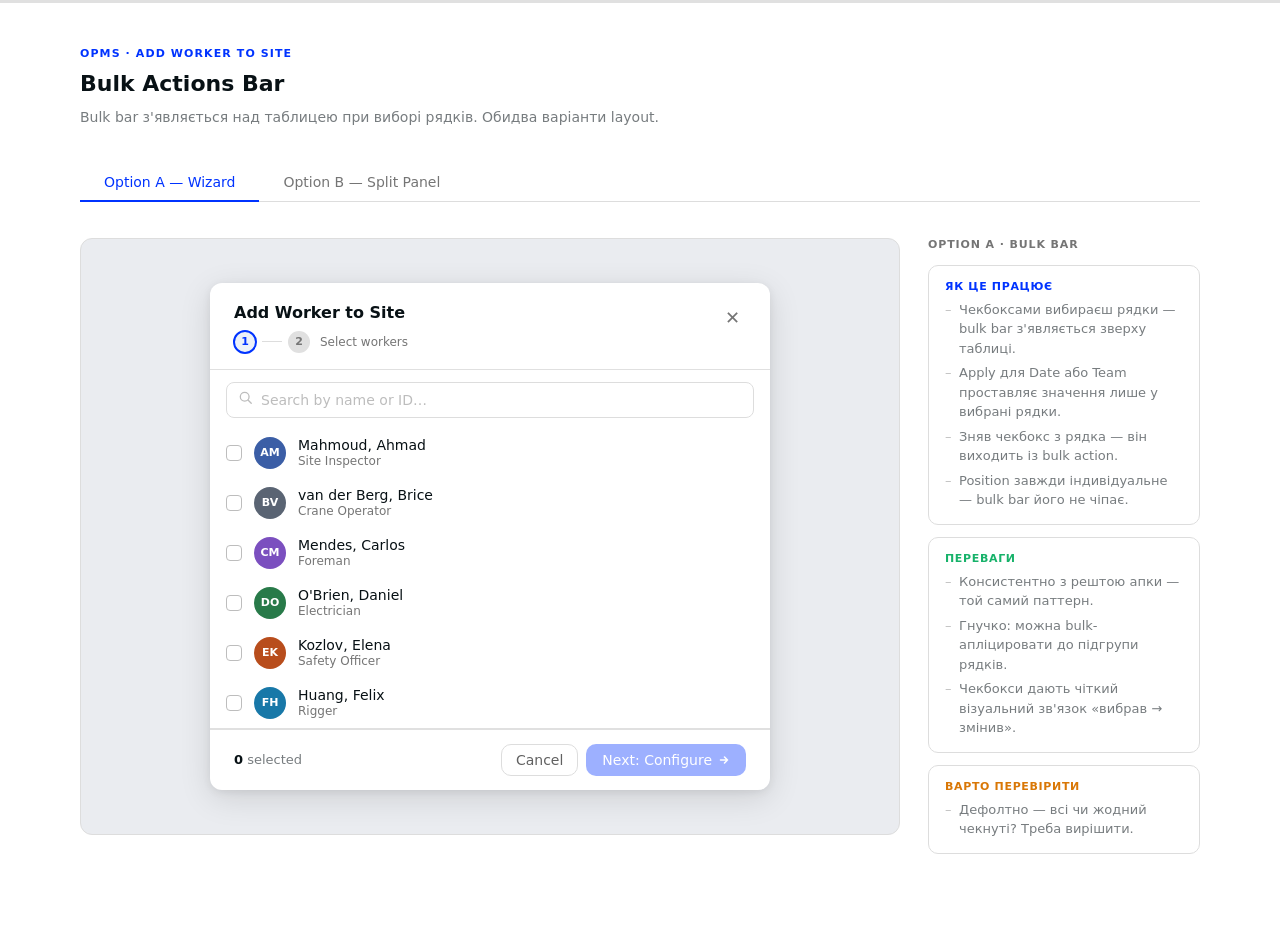
<file: add-worker-to-site.html>
<!doctype html>
<html lang="uk">
<head>
<meta charset="utf-8">
<title>Add Worker to Site — Layout Options</title>
<style>
/* exact OPMS tokens */
:root {
  --primary:  #0033ff;
  --plight:   #ecf1f8;
  --white:    #ffffff;
  --text:     #081115;
  --tsub:     rgba(8,17,21,.55);
  --g300:     #e0e0e0;
  --g350:     #dddddd;
  --g400:     #bdbdbd;
  --g500:     #9e9e9e;
  --g600:     #757575;
  --g700:     #616161;
  --g800:     #424242;
  --success:  #17b26a;
  --error:    #d42c40;
  --sans:     'Segoe UI',ui-sans-serif,system-ui,-apple-system,sans-serif;
  --pbg:      #ffffff;
  --cbg:      #ffffff;
  --bdr:      #dddddd;
  --stage-bg: #eaecf0;
  --mbg:      #ffffff;
  --shd:      0 8px 32px rgba(0,0,0,.12), 0 2px 8px rgba(0,0,0,.07);
}

*,*::before,*::after{box-sizing:border-box;margin:0;padding:0}
html,body{min-height:100vh;background:var(--pbg);color:var(--text);
  font-family:var(--sans);-webkit-font-smoothing:antialiased}
body{padding:44px 32px 96px;border-top:3px solid var(--g300)}
.wrap{max-width:1120px;margin:0 auto}

.pg-head{margin-bottom:36px}
.pg-eye{font-size:11px;font-weight:700;letter-spacing:.1em;text-transform:uppercase;color:var(--primary);margin-bottom:10px}
.pg-h1{font-size:22px;font-weight:700;line-height:1.25;margin-bottom:8px}
.pg-desc{font-size:14px;color:var(--tsub);line-height:1.6;max-width:580px}

/* tabs */
.tabs-nav{display:flex;border-bottom:1px solid var(--g350);margin-bottom:36px}
.tab-btn{
  padding:10px 24px;border:none;background:none;
  font-family:var(--sans);font-size:14px;font-weight:500;
  color:var(--g600);cursor:pointer;
  border-bottom:2px solid transparent;margin-bottom:-1px;
  transition:color .15s,border-color .15s;white-space:nowrap
}
.tab-btn:hover{color:var(--text)}
.tab-btn.active{color:var(--primary);border-bottom-color:var(--primary)}
.tab-panel{display:none}.tab-panel.active{display:block}

/* grid */
.v-grid{display:grid;grid-template-columns:1fr 272px;gap:28px;align-items:start}
.stage{
  background:var(--stage-bg);border-radius:12px;
  border:1px solid var(--g350);
  padding:44px 36px;
  display:flex;align-items:flex-start;justify-content:center;
  min-height:520px
}

/* notes */
.notes{position:sticky;top:24px;display:flex;flex-direction:column;gap:12px}
.notes-lbl{font-size:11px;font-weight:700;letter-spacing:.08em;text-transform:uppercase;color:var(--g600);margin-bottom:2px}
.note-card{background:var(--cbg);border:1px solid var(--g350);border-radius:10px;padding:14px 16px}
.note-tag{font-size:11px;font-weight:700;text-transform:uppercase;letter-spacing:.06em;margin-bottom:7px}
.note-tag.pro{color:var(--success)}.note-tag.con{color:#d97706}.note-tag.info{color:var(--primary)}
.note-ul{list-style:none;display:flex;flex-direction:column;gap:5px}
.note-ul li{font-size:13px;line-height:1.5;color:var(--tsub);padding-left:14px;position:relative}
.note-ul li::before{content:'–';position:absolute;left:0;color:var(--g400)}

/* modal */
.modal{background:var(--mbg);border-radius:12px;box-shadow:var(--shd);overflow:hidden;width:100%}
.m-head{display:flex;align-items:flex-start;justify-content:space-between;padding:20px 24px 16px}
.m-title{font-size:16px;font-weight:600;line-height:1.25}
.m-close{
  width:28px;height:28px;border-radius:6px;border:none;background:none;
  cursor:pointer;display:flex;align-items:center;justify-content:center;
  color:var(--g600);font-size:18px;line-height:1;
  transition:background .1s;flex-shrink:0;margin-top:1px
}
.m-close:hover{background:var(--g300)}
.m-hr{border:none;border-top:1px solid var(--g300)}
.m-foot{
  display:flex;align-items:center;justify-content:space-between;
  padding:14px 24px;border-top:1px solid var(--g300)
}

/* step indicator */
.step-ind{display:flex;align-items:center;gap:6px;margin-top:8px}
.sdot{width:22px;height:22px;border-radius:50%;display:flex;align-items:center;justify-content:center;font-size:11px;font-weight:700;flex-shrink:0}
.sdot.done{background:var(--primary);color:#fff}
.sdot.active{background:var(--plight);color:var(--primary);outline:2px solid var(--primary);outline-offset:-1px}
.sdot.pend{background:var(--g300);color:var(--g600)}
.sline{width:20px;height:1px;background:var(--g350)}
.sline.done{background:var(--primary)}
.slbl{font-size:12px;color:var(--g600);margin-left:4px}

/* search */
.srch{
  display:flex;align-items:center;gap:8px;
  background:var(--mbg);border:1px solid var(--g350);
  border-radius:8px;height:36px;padding:0 12px;
  transition:border-color .15s
}
.srch:focus-within{border-color:#aab6cc}
.srch-ico{color:var(--g400);flex-shrink:0}
.srch input{border:none;outline:none;background:transparent;font-size:14px;color:var(--text);width:100%;font-family:var(--sans)}
.srch input::placeholder{color:var(--g400)}

/* worker list rows */
.w-row{display:flex;align-items:center;gap:12px;padding:9px 16px;cursor:pointer;transition:background .1s;user-select:none}
.w-row:hover{background:var(--plight)}
.w-row.sel{background:var(--plight)}
.w-chk{
  width:16px;height:16px;border-radius:4px;flex-shrink:0;
  border:1.5px solid var(--g400);background:var(--mbg);
  display:flex;align-items:center;justify-content:center;
  transition:background .1s,border-color .1s
}
.w-row.sel .w-chk{background:var(--primary);border-color:var(--primary)}
.w-row.sel .w-chk::after{content:'';width:9px;height:5px;border-left:1.5px solid #fff;border-bottom:1.5px solid #fff;transform:rotate(-45deg) translateY(-1px);display:block}
.av{width:32px;height:32px;border-radius:50%;flex-shrink:0;display:flex;align-items:center;justify-content:center;font-size:11px;font-weight:600;color:#fff}
.w-info{flex:1;min-width:0}
.w-name{font-size:14px;font-weight:500;white-space:nowrap;overflow:hidden;text-overflow:ellipsis}
.w-meta{font-size:12px;color:var(--g600);margin-top:1px}

/* buttons */
.btn-p{height:32px;padding:0 16px;border-radius:10px;background:var(--primary);color:#fff;border:none;font-size:14px;font-weight:500;font-family:var(--sans);cursor:pointer;white-space:nowrap;display:inline-flex;align-items:center;gap:6px;transition:opacity .15s}
.btn-p:hover{opacity:.88}
.btn-p:disabled{opacity:.38;cursor:default}
.btn-s{height:32px;padding:0 14px;border-radius:10px;background:var(--mbg);color:var(--g700);border:1px solid var(--g350);font-size:14px;font-weight:500;font-family:var(--sans);cursor:pointer;white-space:nowrap;display:inline-flex;align-items:center;gap:6px;transition:background .1s,border-color .1s}
.btn-s:hover{background:var(--plight);border-color:#aab6cc}
.btn-ghost{height:28px;padding:0 8px;border-radius:6px;background:none;color:var(--g600);border:none;font-size:13px;font-family:var(--sans);cursor:pointer;display:inline-flex;align-items:center;gap:5px;transition:color .1s,background .1s}
.btn-ghost:hover{background:var(--plight);color:var(--text)}

/* form elements */
.fsel,.finp{height:32px;border:1px solid var(--g350);border-radius:6px;font-size:13px;font-family:var(--sans);color:var(--text);background:var(--mbg);padding:0 8px;outline:none;transition:border-color .15s;width:100%}
.fsel{cursor:pointer}
.fsel:focus,.finp:focus{border-color:var(--primary);box-shadow:0 0 0 2px rgba(0,51,255,.1)}
.fsel.empty,.finp.empty{color:var(--g500)}
.req{color:var(--error)}

/* ═══════════════════════════════════
   CONFIG TABLE with BULK ACTION BAR
   ═══════════════════════════════════ */

.cfg-wrap{overflow-x:auto}
.cfg-tbl{width:100%;border-collapse:collapse;font-size:13px}

/* Column headers */
.cfg-tbl thead tr.col-headers th{
  text-align:left;padding:8px 10px 8px 12px;
  border-bottom:1px solid var(--g300);
  background:var(--mbg);white-space:nowrap
}
.th-label{font-size:11px;font-weight:600;letter-spacing:.05em;text-transform:uppercase;color:var(--g600)}

/* Checkbox col */
.col-chk{width:40px;padding-left:16px !important;padding-right:4px !important}

/* ─── Bulk action bar (above table) ─── */
.bulk-bar{
  background:var(--plight);
  border-bottom:1px solid rgba(0,51,255,.14);
  padding:9px 16px;
}
.bulk-bar-inner{display:flex;align-items:center;gap:14px;flex-wrap:nowrap}

.bulk-sel-label{
  font-size:12px;font-weight:600;color:var(--primary);
  white-space:nowrap;flex-shrink:0
}

.bulk-divider{width:1px;height:18px;background:rgba(0,51,255,.18);flex-shrink:0}

.bulk-field{display:flex;align-items:center;gap:6px;flex-shrink:0}
.bulk-field-label{font-size:12px;color:var(--g700);white-space:nowrap;flex-shrink:0}
.bulk-input,.bulk-select{
  height:28px;border:1px solid rgba(0,51,255,.28);border-radius:6px;
  font-size:12px;font-family:var(--sans);color:var(--text);
  background:var(--mbg);padding:0 8px;outline:none;
  transition:border-color .15s;
}
.bulk-input{min-width:118px}
.bulk-select{min-width:100px;cursor:pointer}
.bulk-input:focus,.bulk-select:focus{border-color:var(--primary);box-shadow:0 0 0 2px rgba(0,51,255,.1)}
.bulk-apply-btn{
  height:28px;padding:0 10px;border-radius:6px;
  background:var(--primary);color:#fff;border:none;
  font-size:12px;font-weight:500;font-family:var(--sans);
  cursor:pointer;white-space:nowrap;
  transition:opacity .15s
}
.bulk-apply-btn:hover{opacity:.88}

/* Deselect all / clear */
.bulk-deselect{
  margin-left:auto;flex-shrink:0;
  height:26px;padding:0 8px;border-radius:5px;
  background:none;color:var(--g600);border:none;
  font-size:12px;font-family:var(--sans);cursor:pointer;
  transition:color .1s,background .1s
}
.bulk-deselect:hover{color:var(--text);background:rgba(0,0,0,.06)}

/* ─── Checkbox UI ─── */
.row-chk-wrap{
  width:16px;height:16px;border-radius:4px;flex-shrink:0;
  border:1.5px solid var(--g400);background:var(--mbg);
  display:flex;align-items:center;justify-content:center;
  cursor:pointer;transition:background .1s,border-color .1s
}
.row-chk-wrap.checked{background:var(--primary);border-color:var(--primary)}
.row-chk-wrap.checked::after{content:'';width:9px;height:5px;border-left:1.5px solid #fff;border-bottom:1.5px solid #fff;transform:rotate(-45deg) translateY(-1px);display:block}

/* All-checkbox in header */
.all-chk-wrap{
  width:16px;height:16px;border-radius:4px;flex-shrink:0;
  border:1.5px solid var(--g400);background:var(--mbg);
  display:flex;align-items:center;justify-content:center;
  cursor:pointer;transition:background .1s,border-color .1s
}
.all-chk-wrap.checked{background:var(--primary);border-color:var(--primary)}
.all-chk-wrap.checked::after{content:'';width:9px;height:5px;border-left:1.5px solid #fff;border-bottom:1.5px solid #fff;transform:rotate(-45deg) translateY(-1px);display:block}
.all-chk-wrap.indeterminate{background:var(--primary);border-color:var(--primary)}
.all-chk-wrap.indeterminate::after{content:'';width:8px;height:1.5px;background:#fff;display:block}

/* Data rows */
.cfg-tbl tbody tr{transition:background .1s}
.cfg-tbl tbody tr:hover td{background:var(--plight)}
.cfg-tbl tbody tr.row-checked td{background:rgba(0,51,255,.04)}
.cfg-tbl tbody td{padding:9px 12px;border-bottom:1px solid var(--g300);vertical-align:middle}
.cfg-tbl tbody tr:last-child td{border-bottom:none}
.cfg-tbl tbody td:first-child{padding-left:16px;width:40px;cursor:pointer}

.cell-worker{display:flex;align-items:center;gap:10px}
.cw-av{width:28px;height:28px;border-radius:50%;flex-shrink:0;display:flex;align-items:center;justify-content:center;font-size:10px;font-weight:600;color:#fff}
.cw-name{font-size:13px;font-weight:500;white-space:nowrap}
.cw-role{font-size:11px;color:var(--g600)}

/* ═══════════════
   SPLIT PANEL
   ═══════════════ */
.split-modal{display:flex;width:100%;overflow:hidden;border-radius:12px;box-shadow:var(--shd)}
.sp-left{width:286px;flex-shrink:0;background:var(--mbg);border-right:1px solid var(--g300);display:flex;flex-direction:column;min-height:520px}
.sp-right{flex:1;background:var(--mbg);display:flex;flex-direction:column;min-width:0}
.sp-head{padding:18px 18px 14px;border-bottom:1px solid var(--g300)}
.sp-title{font-size:14px;font-weight:600;margin-bottom:10px}
.sp-list{flex:1;overflow-y:auto}
.sp-status{padding:8px 14px;border-top:1px solid var(--g300);font-size:12px;color:var(--g600);display:flex;justify-content:space-between}
.sp-rhead{padding:16px 20px 14px;border-bottom:1px solid var(--g300)}
.sp-rtitle{font-size:14px;font-weight:600;display:flex;align-items:center;gap:8px}
.sp-rbody{flex:1;overflow-y:auto;display:flex;flex-direction:column}
.sp-foot{display:flex;align-items:center;justify-content:flex-end;gap:8px;padding:14px 18px;border-top:1px solid var(--g300)}

.badge{display:inline-flex;align-items:center;justify-content:center;height:20px;min-width:20px;padding:0 6px;border-radius:10px;background:var(--primary);color:#fff;font-size:11px;font-weight:600}

.empty-st{flex:1;display:flex;flex-direction:column;align-items:center;justify-content:center;color:var(--g400);font-size:13px;text-align:center;padding:40px 24px;line-height:1.7}
.empty-ico{font-size:28px;margin-bottom:10px;opacity:.5}
</style>
</head>
<body>
<div class="wrap">

  <header class="pg-head">
    <div class="pg-eye">OPMS · Add Worker to Site</div>
    <h1 class="pg-h1">Bulk Actions Bar</h1>
    <p class="pg-desc">Bulk bar з'являється над таблицею при виборі рядків. Обидва варіанти layout.</p>
  </header>

  <nav class="tabs-nav">
    <button class="tab-btn active" data-tab="a">Option A — Wizard</button>
    <button class="tab-btn" data-tab="b">Option B — Split Panel</button>
  </nav>

  <!-- ══════════ OPTION A ══════════ -->
  <section class="tab-panel active" id="tab-a">
    <div class="v-grid">
      <div class="stage">

        <!-- Step 1 -->
        <div class="modal" id="a-s1" style="max-width:560px;width:100%">
          <div class="m-head">
            <div>
              <div class="m-title">Add Worker to Site</div>
              <div class="step-ind">
                <div class="sdot active">1</div>
                <div class="sline"></div>
                <div class="sdot pend">2</div>
                <span class="slbl">Select workers</span>
              </div>
            </div>
            <button class="m-close">✕</button>
          </div>
          <hr class="m-hr">
          <div style="padding:12px 16px 10px">
            <div class="srch">
              <span class="srch-ico"><svg width="14" height="14" viewBox="0 0 16 16" fill="none"><circle cx="6.5" cy="6.5" r="5" stroke="currentColor" stroke-width="1.5"/><path d="M10.5 10.5L14 14" stroke="currentColor" stroke-width="1.5" stroke-linecap="round"/></svg></span>
              <input type="text" placeholder="Search by name or ID…" id="as-search">
            </div>
          </div>
          <div id="as-list" style="overflow-y:auto;max-height:300px"></div>
          <hr class="m-hr">
          <div class="m-foot">
            <div style="font-size:13px;color:var(--tsub)"><span id="as-count" style="font-weight:600;color:var(--text)">0</span> selected</div>
            <div style="display:flex;gap:8px">
              <button class="btn-s">Cancel</button>
              <button class="btn-p" id="as-next" disabled>Next: Configure <svg width="12" height="12" viewBox="0 0 12 12" fill="none"><path d="M2.5 6h7M6.5 3l3 3-3 3" stroke="currentColor" stroke-width="1.5" stroke-linecap="round" stroke-linejoin="round"/></svg></button>
            </div>
          </div>
        </div>

        <!-- Step 2 -->
        <div class="modal" id="a-s2" style="max-width:720px;width:100%;display:none">
          <div class="m-head">
            <div>
              <button class="btn-ghost" id="as-back" style="margin-bottom:4px;padding-left:2px">
                <svg width="12" height="12" viewBox="0 0 12 12" fill="none"><path d="M9.5 6H2.5M5.5 9L2.5 6l3-3" stroke="currentColor" stroke-width="1.5" stroke-linecap="round" stroke-linejoin="round"/></svg>
                Back to selection
              </button>
              <div class="m-title">Configure Workers</div>
              <div class="step-ind">
                <div class="sdot done"><svg width="10" height="10" viewBox="0 0 10 10" fill="none"><path d="M1.5 5l3 3 4-5" stroke="currentColor" stroke-width="1.5" stroke-linecap="round" stroke-linejoin="round"/></svg></div>
                <div class="sline done"></div>
                <div class="sdot active">2</div>
                <span class="slbl">Set position &amp; dates</span>
              </div>
            </div>
            <button class="m-close">✕</button>
          </div>
          <hr class="m-hr">
          <div class="bulk-bar" id="a-bulk-bar" style="display:none">
            <div class="bulk-bar-inner">
              <span class="bulk-sel-label" id="a-bulk-count">0 selected</span>
              <div class="bulk-divider"></div>
              <div class="bulk-field">
                <span class="bulk-field-label">Date:</span>
                <input type="date" class="bulk-input" id="a-bulk-date" value="2026-08-10">
                <button class="bulk-apply-btn" id="a-bulk-date-apply">Apply</button>
              </div>
              <div class="bulk-divider"></div>
              <div class="bulk-field">
                <span class="bulk-field-label">Team:</span>
                <select class="bulk-select" id="a-bulk-team">
                  <option value="">— select —</option>
                  <option>Team A</option><option>Team B</option><option>Team C</option>
                  <option>Night Shift</option><option>Day Shift</option>
                </select>
                <button class="bulk-apply-btn" id="a-bulk-team-apply">Apply</button>
              </div>
              <button class="bulk-deselect" id="a-bulk-deselect">Deselect all</button>
            </div>
          </div>
          <div class="cfg-wrap">
            <table class="cfg-tbl" id="a-cfg-tbl">
              <thead>
                <tr class="col-headers">
                  <th class="col-chk"><div class="all-chk-wrap" id="a-all-chk"></div></th>
                  <th style="min-width:160px"><span class="th-label">Worker</span></th>
                  <th style="min-width:152px"><span class="th-label">Position <span class="req">*</span></span></th>
                  <th style="min-width:130px"><span class="th-label">Effective Date</span></th>
                  <th style="min-width:120px"><span class="th-label">Team</span></th>
                </tr>
              </thead>
              <tbody id="a-cfg-body"></tbody>
            </table>
          </div>
          <hr class="m-hr">
          <div class="m-foot">
            <div style="font-size:13px;color:var(--tsub)" id="a-s2-count"></div>
            <div style="display:flex;gap:8px">
              <button class="btn-s">Cancel</button>
              <button class="btn-p" id="a-save">
                <svg width="13" height="13" viewBox="0 0 14 14" fill="none"><path d="M2 7l4 4 6-6" stroke="currentColor" stroke-width="1.5" stroke-linecap="round" stroke-linejoin="round"/></svg>
                Add Workers
              </button>
            </div>
          </div>
        </div>

      </div>

      <aside class="notes">
        <div class="notes-lbl">Option A · Bulk Bar</div>
        <div class="note-card">
          <div class="note-tag info">Як це працює</div>
          <ul class="note-ul">
            <li>Чекбоксами вибираєш рядки — bulk bar з'являється зверху таблиці.</li>
            <li>Apply для Date або Team проставляє значення лише у вибрані рядки.</li>
            <li>Зняв чекбокс з рядка — він виходить із bulk action.</li>
            <li>Position завжди індивідуальне — bulk bar його не чіпає.</li>
          </ul>
        </div>
        <div class="note-card">
          <div class="note-tag pro">Переваги</div>
          <ul class="note-ul">
            <li>Консистентно з рештою апки — той самий паттерн.</li>
            <li>Гнучко: можна bulk-апліцировати до підгрупи рядків.</li>
            <li>Чекбокси дають чіткий візуальний зв'язок «вибрав → змінив».</li>
          </ul>
        </div>
        <div class="note-card">
          <div class="note-tag con">Варто перевірити</div>
          <ul class="note-ul">
            <li>Дефолтно — всі чи жодний чекнуті? Треба вирішити.</li>
          </ul>
        </div>
      </aside>
    </div>
  </section>

  <!-- ══════════ OPTION B ══════════ -->
  <section class="tab-panel" id="tab-b">
    <div class="v-grid">
      <div class="stage" style="padding:36px 28px">
        <div class="split-modal" style="max-width:900px;width:100%;max-height:580px">

          <!-- Left -->
          <div class="sp-left">
            <div class="sp-head">
              <div class="sp-title">Select Workers</div>
              <div class="srch">
                <span class="srch-ico"><svg width="14" height="14" viewBox="0 0 16 16" fill="none"><circle cx="6.5" cy="6.5" r="5" stroke="currentColor" stroke-width="1.5"/><path d="M10.5 10.5L14 14" stroke="currentColor" stroke-width="1.5" stroke-linecap="round"/></svg></span>
                <input type="text" placeholder="Search…" id="bs-search">
              </div>
            </div>
            <div class="sp-list" id="bs-list"></div>
            <div class="sp-status">
              <span id="bs-count">0 selected</span>
              <span style="color:var(--g400)">50 workers</span>
            </div>
          </div>

          <!-- Right -->
          <div class="sp-right">
            <div class="sp-rhead">
              <div class="sp-rtitle">Configure <span class="badge" id="bs-badge" style="opacity:.3">0</span></div>
            </div>
            <div class="sp-rbody" id="bs-rbody">
              <div class="empty-st" id="bs-empty">
                <div class="empty-ico">☑</div>
                Select workers on the left<br>to configure their details
              </div>
              <div id="bs-cfg" style="display:none;flex:1;flex-direction:column;overflow-y:auto">
                <div class="bulk-bar" id="b-bulk-bar" style="display:none">
                  <div class="bulk-bar-inner">
                    <span class="bulk-sel-label" id="b-bulk-count">0 selected</span>
                    <div class="bulk-divider"></div>
                    <div class="bulk-field">
                      <span class="bulk-field-label">Date:</span>
                      <input type="date" class="bulk-input" id="b-bulk-date" value="2026-08-10" style="min-width:108px">
                      <button class="bulk-apply-btn" id="b-bulk-date-apply">Apply</button>
                    </div>
                    <div class="bulk-divider"></div>
                    <div class="bulk-field">
                      <span class="bulk-field-label">Team:</span>
                      <select class="bulk-select" id="b-bulk-team" style="min-width:90px">
                        <option value="">— select —</option>
                        <option>Team A</option><option>Team B</option><option>Team C</option>
                        <option>Night Shift</option><option>Day Shift</option>
                      </select>
                      <button class="bulk-apply-btn" id="b-bulk-team-apply">Apply</button>
                    </div>
                    <button class="bulk-deselect" id="b-bulk-deselect">Deselect all</button>
                  </div>
                </div>
                <div class="cfg-wrap">
                  <table class="cfg-tbl" id="b-cfg-tbl" style="min-width:400px">
                    <thead>
                      <tr class="col-headers">
                        <th class="col-chk"><div class="all-chk-wrap" id="b-all-chk"></div></th>
                        <th style="min-width:130px"><span class="th-label">Worker</span></th>
                        <th style="min-width:138px"><span class="th-label">Position <span class="req">*</span></span></th>
                        <th style="min-width:116px"><span class="th-label">Date</span></th>
                        <th style="min-width:108px"><span class="th-label">Team</span></th>
                      </tr>
                    </thead>
                    <tbody id="bs-cfg-body"></tbody>
                  </table>
                </div>
              </div>
            </div>
            <div class="sp-foot">
              <button class="btn-s">Cancel</button>
              <button class="btn-p" id="bs-save" disabled>
                <svg width="13" height="13" viewBox="0 0 14 14" fill="none"><path d="M2 7l4 4 6-6" stroke="currentColor" stroke-width="1.5" stroke-linecap="round" stroke-linejoin="round"/></svg>
                <span id="bs-save-lbl">Add Workers</span>
              </button>
            </div>
          </div>

        </div>
      </div>

      <aside class="notes">
        <div class="notes-lbl">Option B · Bulk Bar</div>
        <div class="note-card">
          <div class="note-tag info">Відмінність від A</div>
          <ul class="note-ul">
            <li>Той самий bulk bar паттерн, але в split-layout.</li>
            <li>Ліворуч — живий список, вибір одразу відображається у таблиці.</li>
            <li>Зміна вибору зліва скидає стан чекбоксів у таблиці.</li>
          </ul>
        </div>
        <div class="note-card">
          <div class="note-tag pro">Переваги</div>
          <ul class="note-ul">
            <li>Найшвидший флоу — без переходу між кроками.</li>
            <li>Bulk bar з'являється природно поверх таблиці.</li>
          </ul>
        </div>
        <div class="note-card">
          <div class="note-tag con">Варто перевірити</div>
          <ul class="note-ul">
            <li>Ширший модал (~900px) — чи вписується в desktop app.</li>
          </ul>
        </div>
      </aside>
    </div>
  </section>

</div>

<script>
const WORKERS = [
  {id:1,  name:'Mahmoud, Ahmad',     role:'Site Inspector',     ini:'AM', col:'#3b5ea6'},
  {id:2,  name:'van der Berg, Brice',role:'Crane Operator',     ini:'BV', col:'#5a6473'},
  {id:3,  name:'Mendes, Carlos',     role:'Foreman',            ini:'CM', col:'#7b4fbf'},
  {id:4,  name:'O\'Brien, Daniel',   role:'Electrician',        ini:'DO', col:'#287a49'},
  {id:5,  name:'Kozlov, Elena',      role:'Safety Officer',     ini:'EK', col:'#b84d1c'},
  {id:6,  name:'Huang, Felix',       role:'Rigger',             ini:'FH', col:'#1878a8'},
  {id:7,  name:'Osei, Grace',        role:'Welder',             ini:'GO', col:'#9e3b78'},
  {id:8,  name:'Rahimi, Hamid',      role:'Equipment Operator', ini:'HR', col:'#8a6314'},
];
const POSITIONS = ['Site Inspector','Crane Operator','Foreman','Electrician',
  'Safety Officer','Rigger','Welder','Equipment Operator','Site Manager'];
const TEAMS = ['Team A','Team B','Team C','Night Shift','Day Shift'];

/* tabs */
document.querySelectorAll('.tab-btn').forEach(b => {
  b.addEventListener('click', () => {
    document.querySelectorAll('.tab-btn').forEach(x => x.classList.remove('active'));
    document.querySelectorAll('.tab-panel').forEach(x => x.classList.remove('active'));
    b.classList.add('active');
    document.getElementById('tab-' + b.dataset.tab).classList.add('active');
  });
});

function posOpts(){ return `<option value="" disabled selected>Select position…</option>` + POSITIONS.map(p=>`<option>${p}</option>`).join(''); }
function teamOpts(){ return `<option value="">— select —</option>` + TEAMS.map(t=>`<option>${t}</option>`).join(''); }
function watchEmpty(el){ el.addEventListener('change', () => el.classList.toggle('empty', !el.value)); }

function makeCfgRow(w, small){
  const sz = small ? 'width:26px;height:26px;font-size:10px' : '';
  return `<tr data-wid="${w.id}">
    <td><div class="row-chk-wrap" data-wid="${w.id}"></div></td>
    <td>
      <div class="cell-worker">
        <div class="cw-av" style="background:${w.col};${sz}">${w.ini}</div>
        <div><div class="cw-name">${w.name}</div><div class="cw-role">${w.role}</div></div>
      </div>
    </td>
    <td><select class="fsel empty cfg-pos" style="font-size:12px">${posOpts()}</select></td>
    <td><input type="date" class="finp cfg-date empty" value="" style="font-size:12px"></td>
    <td><select class="fsel empty cfg-team" style="font-size:12px">${teamOpts()}</select></td>
  </tr>`;
}

/* ─── Generic table controller ─── */
function makeTableController({
  bodyId, allChkId, bulkBarId, bulkCountId,
  bulkDateId, bulkDateApplyId,
  bulkTeamId, bulkTeamApplyId,
  bulkDeselectId,
  small = false
}){
  const getBody = () => document.getElementById(bodyId);
  const getAllChk = () => document.getElementById(allChkId);
  const getBulkBar = () => document.getElementById(bulkBarId);

  function getChecked(){
    return Array.from(getBody().querySelectorAll('.row-chk-wrap.checked'));
  }
  function getAllRows(){
    return Array.from(getBody().querySelectorAll('tr[data-wid]'));
  }

  function updateBulkBar(){
    const n = getChecked().length;
    const total = getAllRows().length;
    const bar = getBulkBar();
    bar.style.display = n > 0 ? '' : 'none';
    document.getElementById(bulkCountId).textContent = n + ' selected';

    const allChk = getAllChk();
    allChk.className = 'all-chk-wrap' + (n === 0 ? '' : n === total ? ' checked' : ' indeterminate');
  }

  function toggleRow(chkEl, tr){
    const on = chkEl.classList.toggle('checked');
    tr.classList.toggle('row-checked', on);
    updateBulkBar();
  }

  function wireRow(tr){
    const chk = tr.querySelector('.row-chk-wrap');
    chk.addEventListener('click', e => { e.stopPropagation(); toggleRow(chk, tr); });
    tr.querySelector('td:first-child').addEventListener('click', () => toggleRow(chk, tr));
    tr.querySelectorAll('select, input').forEach(watchEmpty);
  }

  function build(workers){
    getBody().innerHTML = workers.map(w => makeCfgRow(w, small)).join('');
    getBody().querySelectorAll('tr[data-wid]').forEach(wireRow);
    updateBulkBar();
  }

  /* all-checkbox */
  getAllChk().addEventListener('click', () => {
    const rows = getAllRows();
    const allChecked = getChecked().length === rows.length;
    rows.forEach(tr => {
      const chk = tr.querySelector('.row-chk-wrap');
      chk.classList.toggle('checked', !allChecked);
      tr.classList.toggle('row-checked', !allChecked);
    });
    updateBulkBar();
  });

  /* bulk apply: date */
  document.getElementById(bulkDateApplyId).addEventListener('click', () => {
    const v = document.getElementById(bulkDateId).value;
    getChecked().forEach(chk => {
      const row = chk.closest('tr');
      const inp = row.querySelector('.cfg-date');
      inp.value = v; inp.classList.toggle('empty', !v);
    });
  });

  /* bulk apply: team */
  document.getElementById(bulkTeamApplyId).addEventListener('click', () => {
    const v = document.getElementById(bulkTeamId).value;
    if(!v) return;
    getChecked().forEach(chk => {
      const row = chk.closest('tr');
      const sel = row.querySelector('.cfg-team');
      sel.value = v; sel.classList.remove('empty');
    });
  });

  /* deselect all */
  document.getElementById(bulkDeselectId).addEventListener('click', () => {
    getAllRows().forEach(tr => {
      tr.querySelector('.row-chk-wrap').classList.remove('checked');
      tr.classList.remove('row-checked');
    });
    updateBulkBar();
  });

  return { build };
}

/* ════════ OPTION A ════════ */
(function(){
  const sel = new Set();

  /* step 1 list */
  function renderList(q=''){
    const list = document.getElementById('as-list');
    list.innerHTML = '';
    WORKERS.filter(w => !q || w.name.toLowerCase().includes(q.toLowerCase())).forEach(w => {
      const row = document.createElement('div');
      row.className = 'w-row' + (sel.has(w.id) ? ' sel' : '');
      row.innerHTML = `<div class="w-chk"></div>
        <div class="av" style="background:${w.col}">${w.ini}</div>
        <div class="w-info"><div class="w-name">${w.name}</div><div class="w-meta">${w.role}</div></div>`;
      row.onclick = () => { sel.has(w.id) ? sel.delete(w.id) : sel.add(w.id); renderList(q); tick(); };
      list.appendChild(row);
    });
  }
  function tick(){
    document.getElementById('as-count').textContent = sel.size;
    document.getElementById('as-next').disabled = sel.size === 0;
  }

  const ctrl = makeTableController({
    bodyId:'a-cfg-body', allChkId:'a-all-chk',
    bulkBarId:'a-bulk-bar', bulkCountId:'a-bulk-count',
    bulkDateId:'a-bulk-date', bulkDateApplyId:'a-bulk-date-apply',
    bulkTeamId:'a-bulk-team', bulkTeamApplyId:'a-bulk-team-apply',
    bulkDeselectId:'a-bulk-deselect'
  });

  document.getElementById('as-search').addEventListener('input', e => renderList(e.target.value));
  document.getElementById('as-next').addEventListener('click', () => {
    const ws = WORKERS.filter(w => sel.has(w.id));
    ctrl.build(ws);
    const n = ws.length;
    document.getElementById('a-s2-count').textContent = n + ' worker' + (n>1?'s':'') + ' to add';
    document.getElementById('a-save').innerHTML = `<svg width="13" height="13" viewBox="0 0 14 14" fill="none"><path d="M2 7l4 4 6-6" stroke="currentColor" stroke-width="1.5" stroke-linecap="round" stroke-linejoin="round"/></svg> Add ${n} Worker${n>1?'s':''}`;
    document.getElementById('a-s1').style.display = 'none';
    document.getElementById('a-s2').style.display = '';
  });
  document.getElementById('as-back').addEventListener('click', () => {
    document.getElementById('a-s2').style.display = 'none';
    document.getElementById('a-s1').style.display = '';
  });

  renderList();
})();

/* ════════ OPTION B ════════ */
(function(){
  const sel = new Set([1,3,5]);

  const ctrl = makeTableController({
    bodyId:'bs-cfg-body', allChkId:'b-all-chk',
    bulkBarId:'b-bulk-bar', bulkCountId:'b-bulk-count',
    bulkDateId:'b-bulk-date', bulkDateApplyId:'b-bulk-date-apply',
    bulkTeamId:'b-bulk-team', bulkTeamApplyId:'b-bulk-team-apply',
    bulkDeselectId:'b-bulk-deselect',
    small: true
  });

  function renderLeft(q=''){
    const list = document.getElementById('bs-list');
    list.innerHTML = '';
    WORKERS.filter(w => !q || w.name.toLowerCase().includes(q.toLowerCase())).forEach(w => {
      const row = document.createElement('div');
      row.className = 'w-row' + (sel.has(w.id) ? ' sel' : '');
      row.style.padding = '8px 14px';
      row.innerHTML = `<div class="w-chk"></div>
        <div class="av" style="background:${w.col};width:28px;height:28px;font-size:10px">${w.ini}</div>
        <div class="w-info"><div class="w-name" style="font-size:13px">${w.name}</div><div class="w-meta" style="font-size:11px">${w.role}</div></div>`;
      row.onclick = () => {
        sel.has(w.id) ? sel.delete(w.id) : sel.add(w.id);
        renderLeft(q); updateRight();
      };
      list.appendChild(row);
    });
    document.getElementById('bs-count').textContent = sel.size + ' selected';
  }

  function updateRight(){
    const n = sel.size;
    const badge = document.getElementById('bs-badge');
    badge.textContent = n; badge.style.opacity = n > 0 ? '1' : '.3';
    document.getElementById('bs-save').disabled = n === 0;
    document.getElementById('bs-save-lbl').textContent = n > 0 ? `Add ${n} Worker${n>1?'s':''}` : 'Add Workers';

    const empty = document.getElementById('bs-empty');
    const cfg = document.getElementById('bs-cfg');
    if(n === 0){ empty.style.display='flex'; cfg.style.display='none'; return; }
    empty.style.display='none'; cfg.style.display='flex';

    ctrl.build(WORKERS.filter(w => sel.has(w.id)));
  }

  document.getElementById('bs-search').addEventListener('input', e => renderLeft(e.target.value));
  renderLeft(); updateRight();
})();
</script>
</body>
</html>
</file>
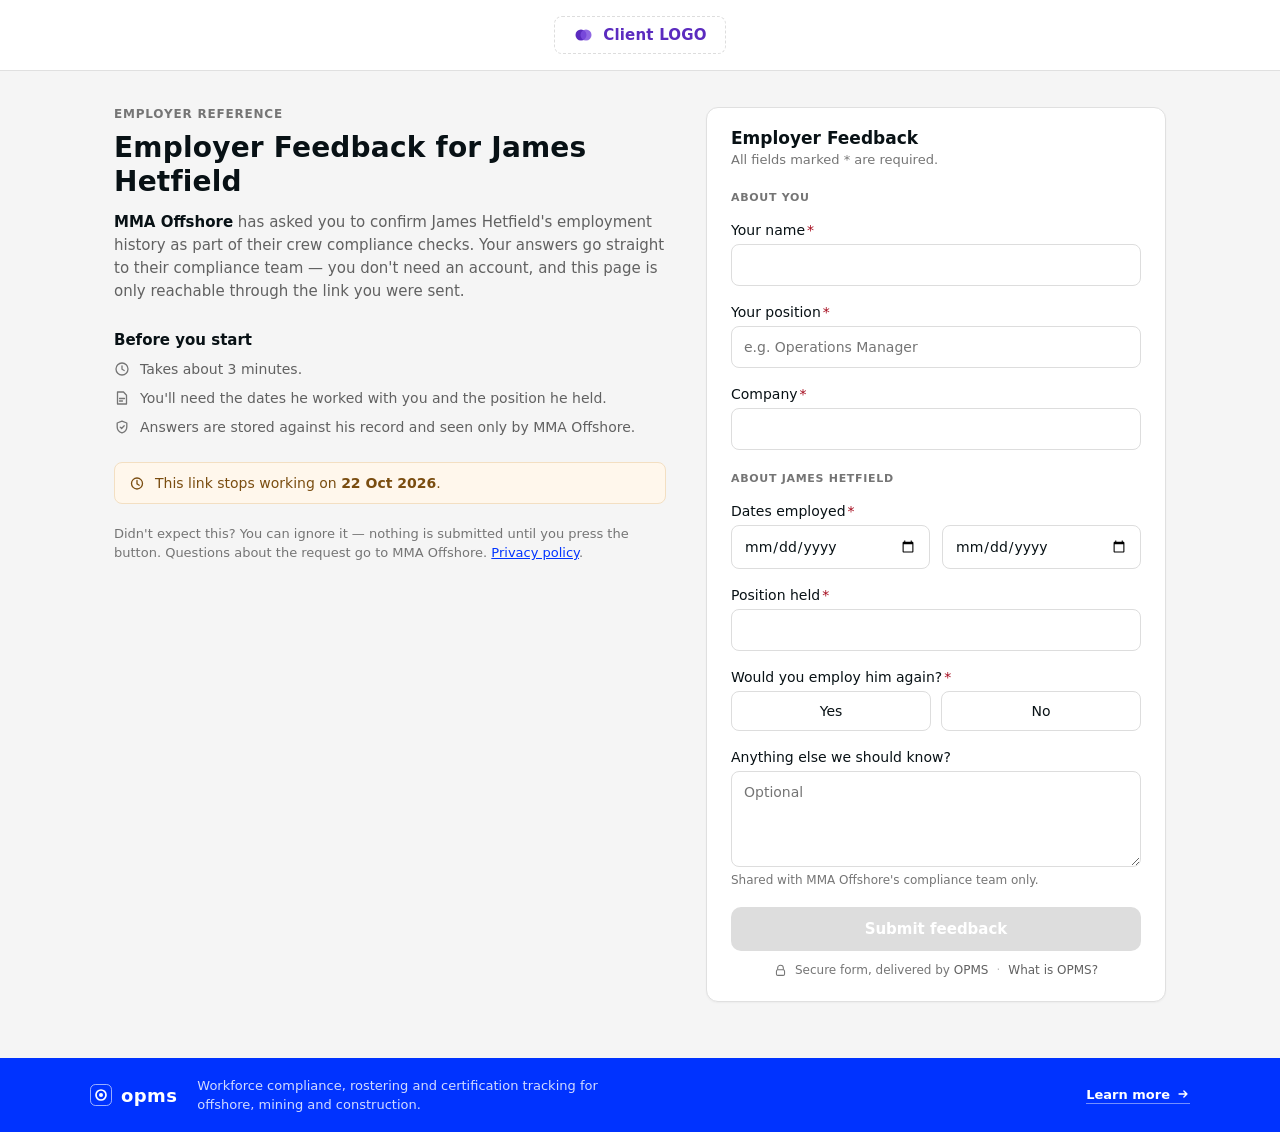
<file: external-form.html>
<!DOCTYPE html>
<html lang="en">
<head>
<meta charset="UTF-8" />
<meta name="viewport" content="width=device-width, initial-scale=1.0" />
<title>Employer Feedback — MMA Offshore</title>
<link rel="stylesheet" href="assets/tokens.css" />
<style>
  /* ─── External form ─────────────────────────────────────────────────
     What someone outside OPMS sees when they open the emailed link. The
     client's brand leads, because the trust relationship is with them;
     OPMS signs the page and makes its pitch once the work is done. */

  *, *::before, *::after { box-sizing: border-box; margin: 0; padding: 0; }
  html, body { min-height: 100%; }
  body {
    font-family: var(--fs-sans); background: var(--grey-100); color: var(--text-main);
    -webkit-font-smoothing: antialiased; display: flex; flex-direction: column;
  }

  /* ─── Client brand bar ─────────────────────────────────────────── */
  .brand-bar {
    background: var(--white); border-bottom: 1px solid var(--grey-300);
    padding: 16px 24px; display: flex; justify-content: center;
  }
  .client-logo {
    display: inline-flex; align-items: center; gap: 10px;
    padding: 8px 18px; border: 1px dashed var(--grey-350); border-radius: 8px;
    font-size: 15px; font-weight: 600; color: #5b2bbf; letter-spacing: 0.2px;
  }

  /* ─── Page ─────────────────────────────────────────────────────── */
  .wrap { flex: 1; width: 100%; max-width: 1100px; margin: 0 auto; padding: 36px 24px 56px; }
  .cols { display: grid; grid-template-columns: minmax(0, 1fr) minmax(0, 460px); gap: 40px; align-items: start; }

  .eyebrow {
    font-size: 12px; font-weight: 600; letter-spacing: 0.8px; text-transform: uppercase;
    color: var(--grey-600); margin-bottom: 10px;
  }
  h1 {
    font-family: var(--fs-roboto); font-size: 28px; line-height: 34px; font-weight: 700;
    letter-spacing: 0.2px; margin-bottom: 12px;
  }
  .lede { font-size: 15px; line-height: 23px; color: var(--grey-700); max-width: 58ch; }
  .lede b { color: var(--text-main); font-weight: 600; }

  .brief { margin-top: 28px; }
  .brief h2 { font-size: 15px; font-weight: 600; margin-bottom: 10px; }
  .brief ul { list-style: none; display: flex; flex-direction: column; gap: 8px; }
  .brief li {
    position: relative; padding-left: 26px; font-size: 14px; line-height: 21px; color: var(--grey-700);
  }
  .brief li svg { position: absolute; left: 0; top: 2px; color: var(--grey-600); }

  .expiry {
    margin-top: 24px; display: flex; align-items: center; gap: 10px;
    padding: 12px 14px; border-radius: 8px; background: #fff7ec; border: 1px solid #f3dfc2;
    font-size: 14px; color: #7a4d10;
  }
  .expiry svg { flex-shrink: 0; }
  .fine { margin-top: 20px; font-size: 13px; line-height: 19px; color: var(--grey-600); }
  .fine a { color: var(--primary); }

  /* ─── Form card ────────────────────────────────────────────────── */
  .card {
    background: var(--white); border: 1px solid var(--grey-300);
    border-radius: var(--radius-lg); box-shadow: 0 1px 2px rgba(8, 17, 21, 0.04);
  }
  .card-head { padding: 20px 24px 0; }
  .card-head h2 { font-size: 17px; font-weight: 600; }
  .card-head p { margin-top: 4px; font-size: 13px; color: var(--grey-600); }
  .card-body { padding: 20px 24px; display: flex; flex-direction: column; gap: 18px; }

  .group-label {
    font-size: 11px; font-weight: 600; letter-spacing: 0.7px; text-transform: uppercase;
    color: var(--grey-600); padding-top: 4px;
  }
  .field { display: flex; flex-direction: column; gap: 6px; }
  .field > label { font-size: 14px; font-weight: 500; }
  .field .req { color: var(--error); margin-left: 2px; }
  .field input, .field textarea, .field select {
    width: 100%; font-family: var(--fs-sans); font-size: 14px; line-height: 20px; color: var(--text-main);
    background: var(--white); border: 1px solid var(--grey-350); border-radius: 8px; padding: 10px 12px;
    transition: border-color var(--t-fast);
  }
  .field input:focus, .field textarea:focus, .field select:focus { outline: none; border-color: var(--primary); }
  .field textarea { min-height: 96px; resize: vertical; }
  .field-pair { display: grid; grid-template-columns: 1fr 1fr; gap: 12px; }
  .hint { font-size: 12px; color: var(--grey-600); }

  .choice { display: flex; gap: 10px; }
  .choice label {
    flex: 1; display: flex; align-items: center; justify-content: center; gap: 8px;
    height: 40px; border: 1px solid var(--grey-350); border-radius: 8px;
    font-size: 14px; cursor: pointer; transition: border-color var(--t-fast), background var(--t-fast);
  }
  .choice input { position: absolute; opacity: 0; pointer-events: none; }
  .choice label:hover { border-color: var(--border-hover); }
  .choice input:checked + span { color: var(--primary); font-weight: 500; }
  .choice label:has(input:checked) { border-color: var(--primary); background: var(--bg-blue-light); }

  .card-foot { padding: 0 24px 24px; display: flex; flex-direction: column; gap: 12px; }
  .btn-submit {
    width: 100%; height: 44px; border: none; border-radius: 10px;
    background: var(--primary); color: var(--white); cursor: pointer;
    font-family: var(--fs-sans); font-size: 15px; font-weight: 600;
    transition: background var(--t-fast);
  }
  .btn-submit:hover { background: var(--primary-dark); }
  .btn-submit:disabled { background: var(--grey-350); cursor: default; }

  /* Attribution sits with the form, quietly — it answers "who is this?" */
  .attribution {
    display: flex; align-items: center; justify-content: center; gap: 8px;
    font-size: 12px; color: var(--grey-600); text-align: center;
  }
  .attribution a { color: var(--grey-700); font-weight: 500; text-decoration: none; }
  .attribution a:hover { color: var(--primary); text-decoration: underline; }
  .attribution .dot { color: var(--grey-400); }

  /* ─── Done state — where the pitch belongs ─────────────────────── */
  .done { display: none; }
  .done.visible { display: block; }
  /* Once it's sent, the instructions have no job left — the thank-you and
     the pitch get the page to themselves. */
  .sent .form-side, .sent .intro-side { display: none; }
  .sent .cols { grid-template-columns: minmax(0, 560px); justify-content: center; }

  .done-card { padding: 32px 28px; text-align: center; }
  .done-tick {
    width: 48px; height: 48px; margin: 0 auto 16px; border-radius: 50%;
    background: #e8f6ec; color: var(--online);
    display: flex; align-items: center; justify-content: center;
  }
  .done h2 { font-size: 20px; font-weight: 700; margin-bottom: 8px; }
  .done p { font-size: 14px; line-height: 21px; color: var(--grey-700); }

  .pitch {
    margin-top: 20px; padding: 24px; border-radius: var(--radius-lg);
    background: var(--primary); color: var(--white); text-align: left;
  }
  .pitch .k {
    font-size: 11px; font-weight: 600; letter-spacing: 0.8px; text-transform: uppercase;
    color: rgba(255, 255, 255, 0.72); margin-bottom: 8px;
  }
  .pitch h3 { font-size: 18px; line-height: 25px; font-weight: 700; margin-bottom: 10px; }
  .pitch p { font-size: 14px; line-height: 21px; color: rgba(255, 255, 255, 0.86); }
  .pitch ul { list-style: none; margin: 14px 0 18px; display: flex; flex-direction: column; gap: 8px; }
  .pitch li { position: relative; padding-left: 24px; font-size: 14px; color: rgba(255, 255, 255, 0.92); }
  .pitch li svg { position: absolute; left: 0; top: 3px; }
  .pitch-cta {
    display: inline-flex; align-items: center; gap: 8px; height: 40px; padding: 0 18px;
    border-radius: 10px; background: var(--white); color: var(--primary);
    font-size: 14px; font-weight: 600; text-decoration: none;
  }
  .pitch-cta:hover { background: #eef2ff; }

  /* ─── OPMS footer ──────────────────────────────────────────────── */
  .opms-bar { background: var(--primary); color: var(--white); padding: 18px 24px; }
  .opms-inner {
    max-width: 1100px; margin: 0 auto; display: flex; align-items: center; gap: 20px; flex-wrap: wrap;
  }
  .opms-logo { display: flex; align-items: center; gap: 9px; flex-shrink: 0; }
  .opms-word { font-size: 18px; font-weight: 700; letter-spacing: 0.4px; }
  .opms-line { font-size: 13px; line-height: 19px; color: rgba(255, 255, 255, 0.82); max-width: 54ch; }
  .opms-link {
    margin-left: auto; display: inline-flex; align-items: center; gap: 6px;
    font-size: 13px; font-weight: 600; color: var(--white); text-decoration: none; white-space: nowrap;
    border-bottom: 1px solid rgba(255, 255, 255, 0.45); padding-bottom: 1px;
  }
  .opms-link:hover { border-bottom-color: var(--white); }

  @media (max-width: 880px) {
    .cols { grid-template-columns: minmax(0, 1fr); gap: 28px; }
    .wrap { padding: 24px 16px 40px; }
    h1 { font-size: 24px; line-height: 30px; }
    .brand-bar { padding: 12px 16px; }
    .opms-inner { gap: 12px; }
    .opms-link { margin-left: 0; }
    .field-pair { grid-template-columns: 1fr; }
  }
</style>
</head>
<body>

<header class="brand-bar">
  <span class="client-logo">
    <svg width="20" height="20" viewBox="0 0 20 20" fill="none" aria-hidden="true">
      <circle cx="8" cy="10" r="5.5" fill="#5b2bbf"/><circle cx="13" cy="10" r="5.5" fill="#7c4dde" opacity="0.85"/>
    </svg>
    Client LOGO
  </span>
</header>

<main class="wrap">
  <div class="cols">

    <section class="intro-side">
      <div class="eyebrow">Employer reference</div>
      <h1>Employer Feedback for James Hetfield</h1>
      <p class="lede">
        <b>MMA Offshore</b> has asked you to confirm James Hetfield's employment history as part of
        their crew compliance checks. Your answers go straight to their compliance team — you don't
        need an account, and this page is only reachable through the link you were sent.
      </p>

      <div class="brief">
        <h2>Before you start</h2>
        <ul>
          <li>
            <svg width="16" height="16" viewBox="0 0 16 16" fill="none"><circle cx="8" cy="8" r="6" stroke="currentColor" stroke-width="1.3"/><path d="M8 4.8v3.4l2.2 1.3" stroke="currentColor" stroke-width="1.3" stroke-linecap="round"/></svg>
            Takes about 3 minutes.
          </li>
          <li>
            <svg width="16" height="16" viewBox="0 0 16 16" fill="none"><path d="M3.5 2h6L12.5 5.2V14h-9V2z" stroke="currentColor" stroke-width="1.3" stroke-linejoin="round"/><path d="M5.5 8.5h5M5.5 11h3" stroke="currentColor" stroke-width="1.3" stroke-linecap="round"/></svg>
            You'll need the dates he worked with you and the position he held.
          </li>
          <li>
            <svg width="16" height="16" viewBox="0 0 16 16" fill="none"><path d="M8 2.2l4.8 1.8v4c0 3-2 5-4.8 5.8C5.2 13 3.2 11 3.2 8V4L8 2.2z" stroke="currentColor" stroke-width="1.3" stroke-linejoin="round"/><path d="M6.2 8.1l1.4 1.4 2.6-2.8" stroke="currentColor" stroke-width="1.3" stroke-linecap="round" stroke-linejoin="round"/></svg>
            Answers are stored against his record and seen only by MMA Offshore.
          </li>
        </ul>
      </div>

      <div class="expiry">
        <svg width="16" height="16" viewBox="0 0 16 16" fill="none"><circle cx="8" cy="8.5" r="5.5" stroke="currentColor" stroke-width="1.3"/><path d="M8 5.5v3.3l2.2 1.4" stroke="currentColor" stroke-width="1.3" stroke-linecap="round"/></svg>
        <span>This link stops working on <b>22 Oct 2026</b>.</span>
      </div>

      <p class="fine">
        Didn't expect this? You can ignore it — nothing is submitted until you press the button.
        Questions about the request go to MMA Offshore. <a href="#">Privacy policy</a>.
      </p>
    </section>

    <!-- ── Form ─────────────────────────────────────────────────── -->
    <section class="form-side">
      <div class="card">
        <div class="card-head">
          <h2>Employer Feedback</h2>
          <p>All fields marked * are required.</p>
        </div>

        <form id="ext-form" class="card-body" novalidate>
          <div class="group-label">About you</div>
          <div class="field">
            <label for="ref-name">Your name<span class="req">*</span></label>
            <input id="ref-name" type="text" autocomplete="name" required />
          </div>
          <div class="field">
            <label for="ref-role">Your position<span class="req">*</span></label>
            <input id="ref-role" type="text" placeholder="e.g. Operations Manager" required />
          </div>
          <div class="field">
            <label for="ref-company">Company<span class="req">*</span></label>
            <input id="ref-company" type="text" required />
          </div>

          <div class="group-label">About James Hetfield</div>
          <div class="field">
            <label>Dates employed<span class="req">*</span></label>
            <div class="field-pair">
              <input id="ref-from" type="date" required aria-label="From" />
              <input id="ref-to" type="date" required aria-label="To" />
            </div>
          </div>
          <div class="field">
            <label for="ref-position">Position held<span class="req">*</span></label>
            <input id="ref-position" type="text" required />
          </div>
          <div class="field">
            <label>Would you employ him again?<span class="req">*</span></label>
            <div class="choice">
              <label><input type="radio" name="rehire" value="yes" required /><span>Yes</span></label>
              <label><input type="radio" name="rehire" value="no" /><span>No</span></label>
            </div>
          </div>
          <div class="field">
            <label for="ref-notes">Anything else we should know?</label>
            <textarea id="ref-notes" placeholder="Optional"></textarea>
            <span class="hint">Shared with MMA Offshore's compliance team only.</span>
          </div>
        </form>

        <div class="card-foot">
          <button class="btn-submit" type="button" id="ext-submit" disabled>Submit feedback</button>
          <div class="attribution">
            <svg width="13" height="13" viewBox="0 0 16 16" fill="none" aria-hidden="true"><path d="M4.5 7V5a3.5 3.5 0 1 1 7 0v2" stroke="currentColor" stroke-width="1.3"/><rect x="3" y="7" width="10" height="7" rx="1.8" stroke="currentColor" stroke-width="1.3"/></svg>
            <span>Secure form, delivered by <a href="#" id="attr-link">OPMS</a></span>
            <span class="dot">·</span>
            <a href="#">What is OPMS?</a>
          </div>
        </div>
      </div>
    </section>

    <!-- ── Done ─────────────────────────────────────────────────── -->
    <section class="done" id="ext-done">
      <div class="card done-card">
        <div class="done-tick">
          <svg width="24" height="24" viewBox="0 0 24 24" fill="none"><path d="M6 12.5l4 4 8-9" stroke="currentColor" stroke-width="2.2" stroke-linecap="round" stroke-linejoin="round"/></svg>
        </div>
        <h2>Thank you — that's been sent</h2>
        <p>Your feedback has gone to MMA Offshore's compliance team. You can close this page; the link
          will no longer work.</p>

        <div class="pitch">
          <div class="k">This form was sent with OPMS</div>
          <h3>The people side of offshore, mining and construction — in one place.</h3>
          <p>OPMS keeps crews compliant and audit-ready, so teams stop chasing paperwork by email.</p>
          <ul>
            <li><svg width="16" height="16" viewBox="0 0 16 16" fill="none"><path d="M3.5 8.5l3 3 6-7" stroke="currentColor" stroke-width="1.6" stroke-linecap="round" stroke-linejoin="round"/></svg>Certifications and documents that chase themselves</li>
            <li><svg width="16" height="16" viewBox="0 0 16 16" fill="none"><path d="M3.5 8.5l3 3 6-7" stroke="currentColor" stroke-width="1.6" stroke-linecap="round" stroke-linejoin="round"/></svg>Rostering and timesheets across sites and vessels</li>
            <li><svg width="16" height="16" viewBox="0 0 16 16" fill="none"><path d="M3.5 8.5l3 3 6-7" stroke="currentColor" stroke-width="1.6" stroke-linecap="round" stroke-linejoin="round"/></svg>References and checks collected without an account</li>
          </ul>
          <a class="pitch-cta" href="#">
            See how OPMS works
            <svg width="16" height="16" viewBox="0 0 16 16" fill="none"><path d="M3.5 8h9M9 4.5L12.5 8 9 11.5" stroke="currentColor" stroke-width="1.6" stroke-linecap="round" stroke-linejoin="round"/></svg>
          </a>
        </div>
      </div>
    </section>

  </div>
</main>

<footer class="opms-bar">
  <div class="opms-inner">
    <span class="opms-logo">
      <svg width="22" height="22" viewBox="0 0 22 22" fill="none" aria-hidden="true">
        <rect x="0.5" y="0.5" width="21" height="21" rx="5" stroke="rgba(255,255,255,0.6)"/>
        <circle cx="11" cy="11" r="5" stroke="#fff" stroke-width="1.7"/><circle cx="11" cy="11" r="2" fill="#fff"/>
      </svg>
      <span class="opms-word">opms</span>
    </span>
    <span class="opms-line">
      Workforce compliance, rostering and certification tracking for offshore, mining and construction.
    </span>
    <a class="opms-link" href="#">
      Learn more
      <svg width="14" height="14" viewBox="0 0 16 16" fill="none"><path d="M3.5 8h9M9 4.5L12.5 8 9 11.5" stroke="currentColor" stroke-width="1.6" stroke-linecap="round" stroke-linejoin="round"/></svg>
    </a>
  </div>
</footer>

<script>
(function () {
  'use strict';
  var form = document.getElementById('ext-form');
  var submit = document.getElementById('ext-submit');

  function valid() {
    var filled = ['ref-name', 'ref-role', 'ref-company', 'ref-from', 'ref-to', 'ref-position']
      .every(function (id) { return document.getElementById(id).value.trim(); });
    return filled && !!form.querySelector('input[name="rehire"]:checked');
  }
  function sync() { submit.disabled = !valid(); }

  form.addEventListener('input', sync);
  form.addEventListener('change', sync);

  submit.addEventListener('click', function () {
    submit.disabled = true;
    submit.textContent = 'Sending…';
    // Stands in for the POST the real form would make.
    setTimeout(function () {
      document.body.classList.add('sent');
      document.getElementById('ext-done').classList.add('visible');
      window.scrollTo({ top: 0, behavior: 'smooth' });
    }, 500);
  });

  sync();
})();
</script>
</body>
</html>
</file>
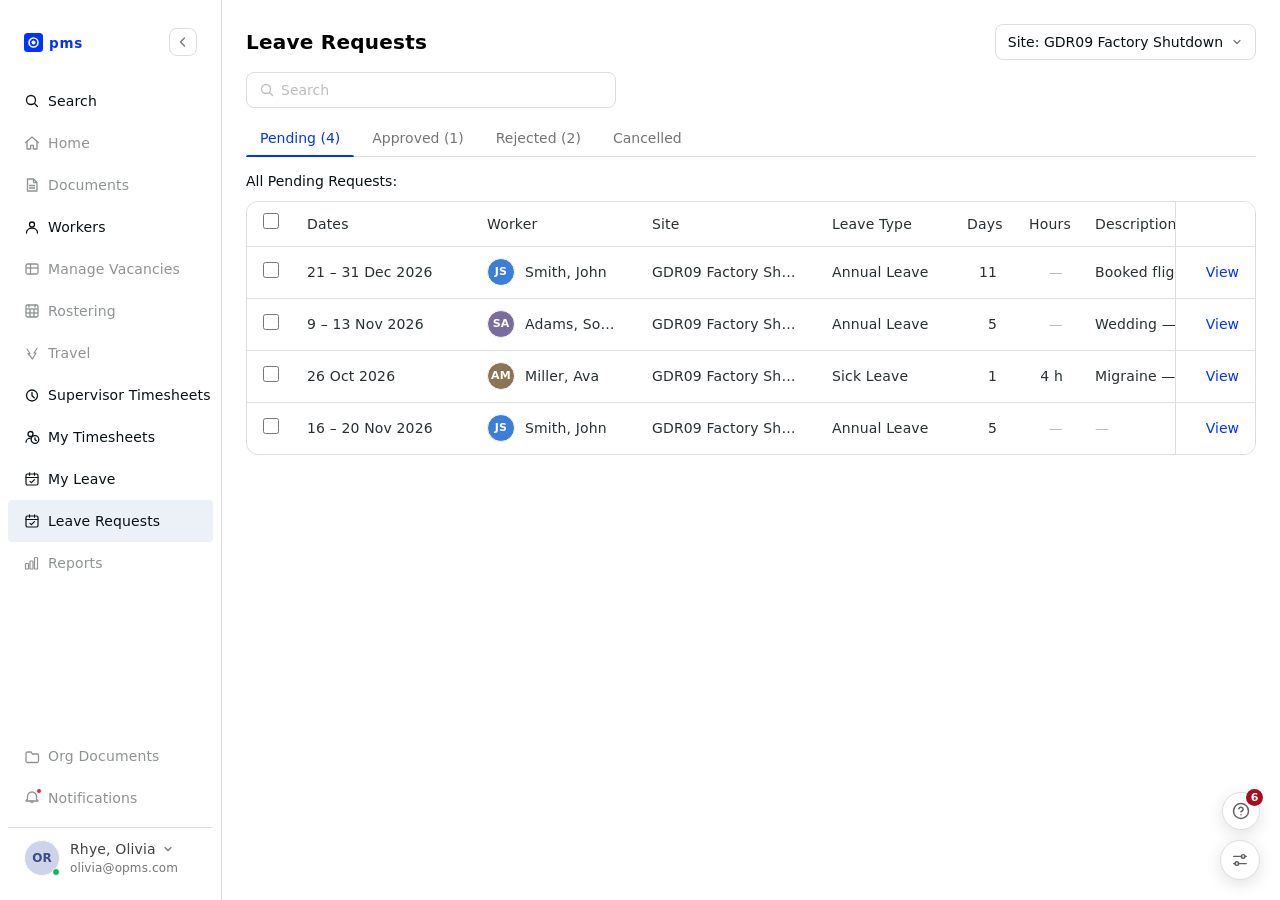
<file: leave-requests.html>
<!DOCTYPE html>
<html lang="en">
<head>
<meta charset="UTF-8" />
<meta name="viewport" content="width=device-width, initial-scale=1.0" />
<title>Leave Requests — OPMS</title>
<link rel="stylesheet" href="assets/tokens.css" />
<link rel="stylesheet" href="assets/shell.css" />
<style>
  /* Graphite: not a status, not a brand colour, readable over every
     fill a day cell can take. */
  :root { --mark: #3d4659; }
  /* ─── Leave Requests ────────────────────────────────────────────────
     Built to the shape of the Expense Claims manager screen: a tab per
     state, one row per request, and a details dialog with the queue down
     its left edge so a manager can work through the pile without going
     back to the table. What differs is what a request is made of —
     a stretch of days rather than an amount, and a balance it comes out
     of. */

  /* Several blocks here set display, which beats the browser's own
     [hidden] rule — so say it louder. */
  [hidden] { display: none !important; }

  .lr-caption { font-size: 14px; font-weight: 500; color: var(--text-main); margin-top: 4px; }

  /* ─── Tabs ──────────────────────────────────────────────────────── */
  .lr-tabs { display: flex; align-items: center; gap: 4px; border-bottom: 1px solid var(--grey-300); }
  .lr-tab {
    position: relative; height: 36px; padding: 0 14px; border: none; background: none;
    cursor: pointer; font-family: var(--fs-sans); font-size: 14px; font-weight: 500;
    color: var(--grey-600); white-space: nowrap;
  }
  .lr-tab:hover { color: var(--text-main); }
  .lr-tab.on { color: var(--primary); }
  .lr-tab.on::after {
    content: ''; position: absolute; left: 0; right: 0; bottom: -1px; height: 2px;
    background: var(--primary); border-radius: 2px 2px 0 0;
  }
  .lr-tab .n { color: inherit; }

  /* ─── Table ─────────────────────────────────────────────────────── */
  .who { display: flex; align-items: center; gap: 10px; min-width: 0; }
  .who .av {
    width: 28px; height: 28px; border-radius: 50%; flex-shrink: 0;
    display: flex; align-items: center; justify-content: center;
    font-size: 11px; font-weight: 600; color: var(--white);
  }
  .who .nm { overflow: hidden; text-overflow: ellipsis; white-space: nowrap; }
  td.num, th.num { text-align: right; font-variant-numeric: tabular-nums; }
  /* The table is wider than most screens, and the one control on the
     row was the first thing to scroll off it. It stays put, with a rule
     down its left so it reads as its own column. */
  td.col-view, th.col-view {
    position: sticky; right: 0; z-index: 2; text-align: right;
    background: var(--white); box-shadow: inset 1px 0 0 var(--grey-350);
  }
  #lr-table thead th.col-view { z-index: 6; }
  #lr-body tr:hover td.col-view { background: #fafbfe; }
  .view-link {
    background: none; border: none; cursor: pointer; padding: 0;
    font-family: var(--fs-sans); font-size: 14px; font-weight: 500; color: var(--primary);
  }
  .view-link:hover { text-decoration: underline; }
  #lr-table td { overflow: hidden; white-space: nowrap; text-overflow: ellipsis; }
  .lr-when { font-weight: 500; }
  /* Picking several at once. Only the pending tab has anything to act
     on, so only it carries the column. */
  td.col-pick, th.col-pick { padding-right: 0; }
  .lr-check {
    width: 16px; height: 16px; margin: 0; cursor: pointer;
    accent-color: var(--primary);
  }
  /* The bar stands in for the caption rather than appearing under it:
     one line in that place, saying either what the tab is or what has
     been picked out of it. */
  /* A line of controls, not a panel. A tinted box here only drew the
     eye to the fact that something was ticked, which the ticks already
     say, and the blue is the product's acting colour. */
  .lr-bulk {
    display: flex; align-items: center; gap: 12px;
    margin: 10px 0 2px; min-height: 36px;
  }
  .lr-bulk[hidden] { display: none; }
  .lr-bulk .n { font-size: 14px; font-weight: 600; color: var(--text-main); }
  .lr-bulk .sp { margin-left: auto; display: flex; align-items: center; gap: 8px; }
  .lr-bulk .btn-text {
    border: none; background: none; cursor: pointer; padding: 0 4px;
    font-family: var(--fs-sans); font-size: 13px; color: var(--grey-700);
  }
  .lr-bulk .btn-text:hover { color: var(--text-main); }
  body.has-picked .lr-caption { display: none; }
  .lr-empty { padding: 40px 16px; text-align: center; color: var(--grey-600); font-size: 14px; }

  /* ─── Details dialog ────────────────────────────────────────────────
     Queue on the left, the request in the middle, whatever was attached
     to it on the right — the manager's three questions in reading
     order: what else is waiting, what is this, and is it evidenced. */
  /* The roster needs the room: 64px a day over four weeks does not fit
     in a dialog sized for a form. */
  /* Sized to what is in it. The old 96vw × 90vh was cut for a roster
     that ran the width of the screen; a calendar is a compact thing and
     the rest was empty dialog. */
  .rd-modal { width: min(96vw, 1340px); max-width: 96vw; height: auto; max-height: 90vh; }
  .rd-queue-list { max-height: none; }
  .rd-body { display: grid; grid-template-columns: 260px 1fr; min-height: 0; }
  .rd-queue { border-right: 1px solid var(--grey-300); display: flex; flex-direction: column; min-height: 0; }
  .rd-queue-head {
    display: flex; align-items: center; justify-content: space-between; gap: 8px;
    padding: 14px 16px; font-size: 14px; font-weight: 500; color: var(--text-main);
  }
  .rd-queue-list { overflow-y: auto; padding: 0 8px 12px; display: flex; flex-direction: column; gap: 2px; }
  .rd-q-item {
    text-align: left; border: none; background: none; cursor: pointer;
    padding: 10px 12px; border-radius: 8px; font-family: var(--fs-sans);
    display: flex; flex-direction: column; gap: 2px; min-width: 0;
  }
  .rd-q-item:hover { background: var(--grey-100); }
  .rd-q-item.on { background: var(--grey-200); }
  .rd-q-item .t { font-size: 14px; font-weight: 500; color: var(--text-main); overflow: hidden; text-overflow: ellipsis; white-space: nowrap; }
  .rd-q-item .s { font-size: 12px; color: var(--grey-600); overflow: hidden; text-overflow: ellipsis; white-space: nowrap; }
  .rd-main { display: flex; flex-direction: column; min-width: 0; min-height: 0; }
  .rd-main-head {
    display: flex; align-items: center; gap: 16px;
    padding: 14px 24px; border-bottom: 1px solid var(--grey-300);
  }
  .rd-main-title { font-size: 15px; font-weight: 600; color: var(--text-main); min-width: 0; overflow: hidden; text-overflow: ellipsis; white-space: nowrap; }
  .rd-actions { display: flex; align-items: center; gap: 8px; margin-left: auto; flex-shrink: 0; }
  .btn-reject {
    height: 36px; padding: 0 16px; border-radius: 8px; cursor: pointer;
    background: var(--white); border: 1px solid var(--grey-350);
    font-family: var(--fs-sans); font-size: 14px; font-weight: 500; color: var(--grey-800);
  }
  .btn-reject:hover { border-color: var(--error); color: var(--error); }

  /* The request is read once; the roster is scanned, so it takes the
     room. */
  /* start, not stretch: the details card is as tall as what it says. */
  .rd-split {
    display: grid; grid-template-columns: 340px minmax(0, 1fr); gap: 20px;
    padding: 20px 24px; min-height: 0; overflow: auto; align-items: start;
  }
  .rd-card { border: 1px solid var(--grey-350); border-radius: 10px; padding: 16px; }
  .rd-card-title { font-size: 14px; font-weight: 600; color: var(--text-main); margin-bottom: 12px; }
  .rd-rows { display: grid; grid-template-columns: 116px 1fr; gap: 10px 16px; align-items: baseline; }
  .rd-rows dt { font-size: 13px; color: var(--grey-600); }
  .rd-rows dd { font-size: 14px; color: var(--text-main); margin: 0; }
  .rd-note { font-size: 13px; line-height: 18px; color: var(--grey-700); }

  /* The attachment pane, with the viewer's own controls — the same set
     the expense screen carries, since it is the same kind of thing. */
  .rd-doc { display: flex; flex-direction: column; gap: 10px; min-height: 0; }

  /* ─── The worker's roster ───────────────────────────────────────────
     The rostering screen's own board, to its own measurements: a 285px
     sticky label column, 64px a day, a 56×24 block in each cell, rows of
     32/32/36 for project, position and worker, and the same hover rings.
     Copied rather than approximated, because a board a manager already
     reads daily should not be a second dialect of itself. */
  .rd-roster {
    position: relative;
    display: flex; flex-direction: column; gap: 12px; min-width: 0; min-height: 0;
    border: 1px solid var(--grey-350); border-radius: 10px; padding: 16px;
  }
  .rd-roster-head { display: flex; align-items: center; gap: 12px; }
  .ros-nav { display: flex; align-items: center; gap: 6px; margin-left: auto; }
  .ros-month { font-size: 13px; color: var(--grey-700); min-width: 150px; text-align: center; }

  .ros-clash { font-size: 13px; line-height: 18px; }
  .ros-clash.hit { color: var(--error); font-weight: 500; }
  .ros-clash.free { color: #289e1a; font-weight: 500; }
  /* Two panes, one at a time. */
  .rd-right { display: flex; flex-direction: column; gap: 12px; min-width: 0; min-height: 0; }
  /* The same tabs the page itself uses. A segmented control here was a
     second dialect for the same job. */
  .rd-rtabs { display: flex; align-items: center; gap: 4px; border-bottom: 1px solid var(--grey-300); }
  .rd-rtab {
    position: relative; height: 36px; padding: 0 14px; border: none; background: none;
    cursor: pointer; font-family: var(--fs-sans); font-size: 14px; font-weight: 500;
    color: var(--grey-600); white-space: nowrap;
  }
  .rd-rtab:hover:not(:disabled) { color: var(--text-main); }
  .rd-rtab.on { color: var(--primary); }
  .rd-rtab.on::after {
    content: ''; position: absolute; left: 0; right: 0; bottom: -1px; height: 2px;
    background: var(--primary); border-radius: 2px 2px 0 0;
  }
  .rd-rtab:disabled { color: var(--grey-400); cursor: default; }
  .rd-doc[hidden], .rd-roster[hidden] { display: none; }
  .rd-doc {
    border: 1px solid var(--grey-350); border-radius: 10px; padding: 16px;
  }

  /* ─── Rejecting says why ───────────────────────────────────────── */
  .modal.rj-modal { max-width: 520px; }
  .rj-modal .modal-body { padding: 18px 24px 8px; }
  .rj-lead { margin: 0 0 10px; font-size: 14px; color: var(--text-main); }
  #rj-note {
    width: 100%; resize: vertical; min-height: 96px; padding: 10px 12px;
    border-radius: 8px; border: 1px solid var(--grey-350); background: var(--white);
    font-family: var(--fs-sans); font-size: 14px; line-height: 20px; color: var(--text-main);
  }
  #rj-note:focus { outline: none; border-color: var(--primary); }
  .rj-count { margin-top: 6px; text-align: right; font-size: 12px; color: var(--grey-600); }
  .rj-modal .modal-footer { padding: 12px 24px 20px; }
  /* Why it was turned down, where the request is read. */
  .rd-why {
    margin-top: 12px; padding: 10px 12px; border-radius: 8px;
    background: #fdecee; font-size: 13px; line-height: 18px; color: var(--text-main);
  }
  .rd-why b { display: block; margin-bottom: 2px; color: var(--error); }

  .ros-clash .ros-off {
    display: block; margin-top: 2px; font-weight: 400; color: var(--grey-600);
  }
  /* What else this worker has on in the months being looked at. Only
     what is agreed or still asked for — a refused request is not a
     thing anyone has to work around. */
  .ros-also { font-size: 13px; line-height: 18px; color: var(--grey-700); margin-top: -4px; }
  .ros-also b { font-weight: 500; color: var(--text-main); }
  .cal-pop .cp-also { margin-top: 8px; font-size: 12px; line-height: 16px; color: var(--grey-700); }
  .cal-pop .cp-also b { display: block; font-weight: 600; color: var(--text-main); margin-bottom: 2px; }

  /* ─── Two months, side by side ──────────────────────────────────
     Never one, never three: a request near a month boundary needs the
     next month whatever its length, and a length-dependent view is one
     more thing to understand before you can read it. Scrolls freely
     both ways, because a manager checking a clash often wants the week
     before it as much as the week of it. */
  .ros-cal { display: grid; grid-template-columns: 1fr 1fr; gap: 10px 22px; min-width: 0; }
  .cal-m-head {
    font-size: 13px; font-weight: 600; color: var(--text-main);
    height: 22px; display: flex; align-items: center;
  }
  .cal-grid { display: grid; grid-template-columns: repeat(7, minmax(0, 1fr)); gap: 3px; }
  .cal-dow {
    height: 20px; display: flex; align-items: center; justify-content: center;
    font-size: 11px; font-weight: 500; color: var(--grey-600);
  }
  /* Every day is a cell of the same size whether or not anything is on
     it, so the shape of a month is the shape of the month. */
  .cal-day {
    position: relative; height: 34px; border-radius: 6px; border: none; padding: 0;
    display: flex; align-items: center; justify-content: center;
    font-family: var(--fs-sans); font-size: 12.5px; color: var(--text-main);
    background: none; cursor: default;
  }
  .cal-day.out { color: var(--grey-400); }
  .cal-day.on { cursor: pointer; }
  /* ─── The days being asked for ─────────────────────────────────
     Drawn over whatever is under them: the question is what the leave
     lands on, so both have to stay legible. Not red or amber — asking
     for a day is not a fault — and not blue, which is the colour of
     something to press. What is left is a neutral graphite and three
     shapes to carry it, switchable at the foot of the screen because
     the old desktop app already spends patterns on work types.

       run   a bracket round the whole stretch, joined across the days
       bar   a rule under the stretch, joined the same way
       hatch diagonal stripes, which is what Outlook and the leave
             tools use for "proposed" — and what may well collide */
  .cal-day.req { font-weight: 600; }
  /* Hover is an outline rather than a shadow, so it does not fight the
     shadows the bracket and the bar are drawn with. */
  .cal-day.on:hover, .cal-day.open { box-shadow: none; outline: 1px solid var(--primary); outline-offset: -1px; }

  /* ── Bracket ── */
  body.mark-run .cal-day.req {
    border-radius: 0;
    box-shadow: inset 0 2px 0 var(--mark), inset 0 -2px 0 var(--mark);
  }
  body.mark-run .cal-day.req.rs {
    border-radius: 6px 0 0 6px;
    box-shadow: inset 0 2px 0 var(--mark), inset 0 -2px 0 var(--mark), inset 2px 0 0 var(--mark);
  }
  body.mark-run .cal-day.req.re {
    border-radius: 0 6px 6px 0;
    box-shadow: inset 0 2px 0 var(--mark), inset 0 -2px 0 var(--mark), inset -2px 0 0 var(--mark);
  }
  body.mark-run .cal-day.req.rs.re { border-radius: 6px; box-shadow: inset 0 0 0 2px var(--mark); }

  /* ── Bar ── */
  body.mark-bar .cal-day.req::before {
    content: ''; position: absolute; left: 0; right: 0; bottom: 2px;
    height: 3px; background: var(--mark); pointer-events: none;
  }
  body.mark-bar .cal-day.req.rs::before { left: 4px; border-radius: 2px 0 0 2px; }
  body.mark-bar .cal-day.req.re::before { right: 4px; border-radius: 0 2px 2px 0; }
  body.mark-bar .cal-day.req.rs.re::before { border-radius: 2px; }

  /* ── Hatch ── */
  body.mark-hatch .cal-day.req::before {
    content: ''; position: absolute; inset: 0; border-radius: 6px; pointer-events: none;
    background: repeating-linear-gradient(45deg,
      rgba(16, 24, 40, 0) 0 3px, rgba(16, 24, 40, 0.26) 3px 6px);
  }
  /* Three things can land on one cell, so they are given an order:
     the wash of other leave underneath, the mark of this request over
     it, the number on top of both. */
  .cal-day .w {
    position: absolute; inset: 0; border-radius: 6px; z-index: 0; pointer-events: none;
    background: rgba(61, 70, 89, 0.16);
  }
  .cal-day.oth-p .w { background: rgba(61, 70, 89, 0.08); }
  .cal-day.req::before { z-index: 1; }
  .cal-day .n { position: relative; z-index: 2; }
  /* Already off, so the day is not theirs to be asked for again. */
  .cal-day.oth .n { color: var(--grey-600); }
  /* Today moves to a corner, so it is not a second bar under a number. */
  .cal-day.today::after {
    content: ''; position: absolute; top: 4px; right: 4px;
    width: 4px; height: 4px; border-radius: 50%; background: var(--grey-400);
  }

  /* Hover says it on a desktop, a tap says it on a tablet — the same
     three lines either way. */
  /* Placed against the window, not against the card: a calendar is only
     six rows tall, and a panel kept inside it had nowhere to go but over
     the month it was explaining. */
  .cal-pop {
    position: fixed; z-index: 340; width: 232px; padding: 10px 12px;
    border-radius: 8px; background: var(--white);
    border: 1px solid var(--grey-300); box-shadow: var(--shadow-dropdown);
  }
  .cal-pop[hidden] { display: none; }
  .cal-pop .cp-when { font-size: 12px; font-weight: 600; color: var(--text-main); margin-bottom: 8px; }
  .cal-pop .cp-when .req { color: var(--grey-600); font-weight: 500; }
  .cal-pop dl { display: grid; grid-template-columns: 74px 1fr; gap: 3px 10px; margin: 0; }
  .cal-pop dt { font-size: 11px; color: var(--grey-600); }
  .cal-pop dd { font-size: 12px; line-height: 16px; color: var(--text-main); margin: 0; }
  .cal-pop .cp-sep { height: 1px; background: var(--grey-300); margin: 8px 0; }
  .cal-pop .cp-none { font-size: 12px; color: var(--grey-600); }

  .vp-switch {
    position: fixed; right: 20px; bottom: 20px; z-index: 400;
    display: inline-flex; align-items: center; padding: 4px; gap: 2px; border-radius: 10px;
    background: var(--white); border: 1px solid var(--grey-350); box-shadow: var(--shadow-dropdown);
  }
  .vp-switch .vp-label { font-size: 13px; color: var(--grey-600); padding: 0 8px 0 6px; }
  .vp-switch button {
    display: inline-flex; align-items: center; gap: 6px;
    height: 34px; padding: 0 12px; border: none; border-radius: 7px; cursor: pointer;
    background: none; color: var(--grey-700);
    font-family: var(--fs-sans); font-size: 13px; font-weight: 500;
  }
  .vp-switch button:hover { background: var(--grey-100); color: var(--text-main); }
  .vp-switch button.on { background: var(--bg-blue-light); color: var(--primary); }

  .ros-key { display: flex; flex-wrap: wrap; gap: 6px 16px; font-size: 11px; color: var(--grey-600); }
  .ros-key span { display: inline-flex; align-items: center; gap: 6px; }
  .ros-key .sw { width: 12px; height: 12px; border-radius: 3px; display: inline-block; }
  .sw-day { background: #ddd3f7; } .sw-night { background: #f8c0e4; }
  .sw-travel { background: #b9e3e6; }
  .sw-oth { background: rgba(61, 70, 89, 0.16); }
  /* The key shows whichever mark the days are carrying. */
  body.mark-run .ros-key .sw-leave { background: none; box-shadow: inset 0 0 0 2px var(--mark); }
  body.mark-bar .ros-key .sw-leave {
    background: none; border-radius: 0; height: 3px; width: 14px;
    align-self: center; background-color: var(--mark);
  }
  body.mark-hatch .ros-key .sw-leave {
    background: repeating-linear-gradient(45deg,
      rgba(16, 24, 40, 0) 0 2px, rgba(16, 24, 40, 0.3) 2px 4px);
    box-shadow: inset 0 0 0 1px var(--grey-300);
  }
  .rd-doc-bar { display: flex; align-items: center; gap: 6px; }
  .doc-btn {
    width: 28px; height: 28px; border-radius: 6px; cursor: pointer;
    background: var(--white); border: 1px solid var(--grey-350); color: var(--grey-700);
    display: inline-flex; align-items: center; justify-content: center;
  }
  .doc-btn:hover { border-color: var(--primary); color: var(--primary); }
  .doc-btn:disabled { color: var(--grey-400); cursor: default; border-color: var(--grey-350); }
  .doc-page { font-size: 12px; color: var(--grey-600); margin: 0 4px; }
  .rd-doc-bar .right { margin-left: auto; display: flex; gap: 6px; }
  .rd-doc-stage {
    flex: 1; min-height: 220px; border-radius: 10px; background: var(--grey-100);
    display: flex; align-items: center; justify-content: center; padding: 20px;
  }
  .doc-sheet {
    background: var(--white); border-radius: 4px; padding: 20px 22px; width: 240px;
    box-shadow: 0 2px 10px rgba(8,17,21,0.12); transform-origin: center;
  }
  .doc-sheet h4 { font-size: 13px; font-weight: 700; color: var(--text-main); margin-bottom: 10px; }
  .doc-sheet p { font-size: 10px; line-height: 15px; color: var(--grey-700); }
  .doc-none { font-size: 13px; color: var(--grey-600); }

  /* ─── A phone gets one column ───────────────────────────────────── */
  body.is-narrow .rd-modal { height: auto; max-height: 88vh; }
  body.is-narrow .rd-modal { max-width: 100vw; width: 100%; height: auto; max-height: 88vh; }
  body.is-narrow .rd-body { grid-template-columns: 1fr; }
  body.is-narrow .rd-queue { display: none; }
  body.is-narrow .rd-split { grid-template-columns: 1fr; }
  /* One month at a time once there is no room for two side by side. */
  body.is-narrow .ros-cal { grid-template-columns: 1fr; }
  body.is-narrow .lr-tabs { overflow-x: auto; }
</style>
</head>
<body data-module="leave" class="mark-run">

<div class="page">
  <aside id="shell-sidebar"></aside>

  <main class="main">
    <div class="content">

      <div class="page-header">
        <h1 class="page-title">Leave Requests</h1>
        <div class="header-actions">
          <!-- One site at a time: an approver works a site, and the rules
               a request is read against — whether a weekend counts, for
               one — are the site's own. -->
          <div class="dd-wrap" id="site-dd">
            <button class="dd-trigger" type="button">
              <span>Site: <span id="site-dd-value"></span></span>
              <svg class="dd-caret" width="12" height="12" viewBox="0 0 12 12" fill="none"><path d="M3 4.5l3 3 3-3" stroke="currentColor" stroke-width="1.2" stroke-linecap="round" stroke-linejoin="round"/></svg>
            </button>
            <div class="dd-panel" id="site-dd-panel"></div>
          </div>
        </div>
      </div>

      <div class="search-wrap">
        <label class="search-bar">
          <svg class="search-icon" width="16" height="16" viewBox="0 0 16 16" fill="none"><circle cx="7" cy="7" r="4.5" stroke="currentColor" stroke-width="1.3"/><path d="M10.5 10.5l3 3" stroke="currentColor" stroke-width="1.3" stroke-linecap="round"/></svg>
          <input class="search-input-el" id="search" type="text" placeholder="Search" autocomplete="off" />
          <button class="search-clear" id="search-clear" type="button" aria-label="Clear search">
            <svg width="12" height="12" viewBox="0 0 12 12" fill="none"><path d="M3 3l6 6M9 3l-6 6" stroke="currentColor" stroke-width="1.4" stroke-linecap="round"/></svg>
          </button>
        </label>
      </div>

      <div class="lr-tabs" id="lr-tabs"></div>
      <div class="lr-caption" id="lr-caption"></div>
      <!-- Settling a pile one at a time is the whole job on a Monday, so
           the pile can be settled at once. Whether the client will allow
           it without opening each one is a question on this screen. -->
      <div class="lr-bulk" id="lr-bulk" hidden>
        <span class="n" id="lr-bulk-n"></span>
        <button class="btn-text" type="button" id="lr-bulk-clear">Clear</button>
        <span class="sp">
          <button class="btn-reject" type="button" id="lr-bulk-reject">Reject</button>
          <button class="btn-primary" type="button" id="lr-bulk-approve">Approve</button>
        </span>
      </div>

      <div class="table-card">
        <div class="table-scroll">
          <table id="lr-table">
            <colgroup>
              <!-- Every column is measured. The table lays out fixed, so a
                   column left to take what is spare takes nothing once the
                   rest add up past the width — and its heading sits on top
                   of its neighbour's. -->
              <col class="c-pick" style="width:44px" />
              <col style="width:180px" /><col style="width:165px" /><col style="width:180px" />
              <col style="width:135px" /><col style="width:62px" /><col style="width:66px" />
              <col style="width:230px" /><col style="width:140px" /><col style="width:112px" /><col style="width:80px" />
            </colgroup>
            <thead>
              <!-- A manager's question is when someone is away, so that is
                   the heading of the row rather than the kind of leave. -->
              <tr>
                <th class="col-pick"><input class="lr-check" type="checkbox" id="lr-all" aria-label="Select every request in this tab" /></th>
                <th>Dates</th><th>Worker</th><th>Site</th>
                <th>Leave Type</th>
                <th class="num" id="th-days">Days</th>
                <th class="num" data-tip="Hours are only given for a single day">Hours</th>
                <th>Description</th><th>Approver</th><th>Created</th><th class="col-view"></th>
              </tr>
            </thead>
            <tbody id="lr-body"></tbody>
          </table>
        </div>
        <div class="lr-empty" id="lr-empty" hidden></div>
      </div>

    </div>
  </main>
</div>

<!-- ── Request details ──────────────────────────────────────────── -->
<div class="modal-backdrop" id="rd-modal" role="dialog" aria-modal="true" aria-labelledby="rd-title">
  <div class="modal rd-modal">
    <div class="modal-header">
      <div class="modal-heading">
        <span class="modal-title" id="rd-title">Request Details</span>
      </div>
      <button class="modal-close" type="button" data-close aria-label="Close">
        <svg width="16" height="16" viewBox="0 0 16 16" fill="none"><path d="M4 4l8 8M12 4l-8 8" stroke="currentColor" stroke-width="1.6" stroke-linecap="round"/></svg>
      </button>
    </div>

    <div class="modal-body rd-body">
      <div class="rd-queue">
        <div class="rd-queue-head">
          <span id="rd-queue-title">All Pending Requests</span>
          <svg width="16" height="16" viewBox="0 0 16 16" fill="none" aria-hidden="true"><path d="M2.5 4h11M4.5 8h7M6.5 12h3" stroke="currentColor" stroke-width="1.3" stroke-linecap="round"/></svg>
        </div>
        <div class="rd-queue-list" id="rd-queue-list"></div>
      </div>

      <div class="rd-main">
        <div class="rd-main-head">
          <span class="rd-main-title" id="rd-main-title"></span>
          <div class="rd-actions" id="rd-actions">
            <button class="btn-primary" type="button" id="rd-approve">Approve</button>
            <button class="btn-reject" type="button" id="rd-reject">Reject</button>
          </div>
        </div>

        <div class="rd-split">
          <div class="rd-card">
            <div class="rd-card-title">Details</div>
            <dl class="rd-rows" id="rd-rows"></dl>
            <!-- Why it was turned down, where the request is read. -->
            <div class="rd-why" id="rd-why" hidden></div>
          </div>

          <!-- Two kinds of evidence, one place. The roster answers "is
               this person on shift those days"; the attachment answers
               "is this request backed by anything". They are read one at
               a time, so they take turns rather than space. -->
          <div class="rd-right">
          <div class="rd-rtabs" id="rd-rtabs">
            <button class="rd-rtab on" type="button" data-rt="roster">Roster</button>
            <button class="rd-rtab" type="button" data-rt="doc" id="rt-doc">Attachment</button>
          </div>
          <div class="rd-roster" id="pane-roster">
            <div class="rd-roster-head">
              <span class="rd-card-title" id="ros-title">Roster</span>
              <span class="ros-nav">
                <button class="doc-btn" type="button" id="ros-prev" aria-label="Earlier">
                  <svg width="14" height="14" viewBox="0 0 16 16" fill="none"><path d="M10 3.5L5.5 8l4.5 4.5" stroke="currentColor" stroke-width="1.4" stroke-linecap="round" stroke-linejoin="round"/></svg>
                </button>
                <span class="ros-month" id="ros-month"></span>
                <button class="doc-btn" type="button" id="ros-next" aria-label="Later">
                  <svg width="14" height="14" viewBox="0 0 16 16" fill="none"><path d="M6 3.5L10.5 8 6 12.5" stroke="currentColor" stroke-width="1.4" stroke-linecap="round" stroke-linejoin="round"/></svg>
                </button>
              </span>
            </div>
            <div class="ros-clash" id="ros-clash"></div>
            <div class="ros-also" id="ros-also" hidden></div>
            <div class="ros-cal" id="ros-cal"></div>
            <div class="ros-key">
              <span><i class="sw sw-day"></i>Day shift</span>
              <span><i class="sw sw-night"></i>Night shift</span>
              <span><i class="sw sw-travel"></i>Travel</span>
              <span><i class="sw sw-leave"></i>Requested leave</span>
              <span><i class="sw sw-oth"></i>Their other leave</span>
            </div>
            <!-- Hover on a desktop, tap on a tablet: the same three
                 lines either way, next to the day they are about. -->
            <div class="cal-pop" id="cal-pop" hidden></div>
          </div>

          <div class="rd-doc" id="pane-doc" hidden>
            <div class="rd-doc-bar">
              <button class="doc-btn" type="button" id="doc-out" aria-label="Zoom out">
                <svg width="14" height="14" viewBox="0 0 16 16" fill="none"><circle cx="7" cy="7" r="4.5" stroke="currentColor" stroke-width="1.3"/><path d="M5 7h4M10.5 10.5l3 3" stroke="currentColor" stroke-width="1.3" stroke-linecap="round"/></svg>
              </button>
              <button class="doc-btn" type="button" id="doc-in" aria-label="Zoom in">
                <svg width="14" height="14" viewBox="0 0 16 16" fill="none"><circle cx="7" cy="7" r="4.5" stroke="currentColor" stroke-width="1.3"/><path d="M5 7h4M7 5v4M10.5 10.5l3 3" stroke="currentColor" stroke-width="1.3" stroke-linecap="round"/></svg>
              </button>
              <button class="doc-btn" type="button" id="doc-prev" aria-label="Previous page">
                <svg width="14" height="14" viewBox="0 0 16 16" fill="none"><path d="M10 3.5L5.5 8l4.5 4.5" stroke="currentColor" stroke-width="1.4" stroke-linecap="round" stroke-linejoin="round"/></svg>
              </button>
              <span class="doc-page" id="doc-page">1/1</span>
              <button class="doc-btn" type="button" id="doc-next" aria-label="Next page">
                <svg width="14" height="14" viewBox="0 0 16 16" fill="none"><path d="M6 3.5L10.5 8 6 12.5" stroke="currentColor" stroke-width="1.4" stroke-linecap="round" stroke-linejoin="round"/></svg>
              </button>
              <span class="right">
                <button class="doc-btn" type="button" aria-label="Download" data-tip="Download">
                  <svg width="14" height="14" viewBox="0 0 16 16" fill="none"><path d="M8 2.5v7m0 0L5.5 7M8 9.5L10.5 7M3 12.5h10" stroke="currentColor" stroke-width="1.3" stroke-linecap="round" stroke-linejoin="round"/></svg>
                </button>
                <button class="doc-btn" type="button" aria-label="Open" data-tip="Open in a new tab">
                  <svg width="14" height="14" viewBox="0 0 16 16" fill="none"><path d="M11.2 2.8l2 2L6 12H4v-2l7.2-7.2z" stroke="currentColor" stroke-width="1.3" stroke-linejoin="round"/></svg>
                </button>
              </span>
            </div>
            <div class="rd-doc-stage" id="doc-stage"></div>
          </div>
          </div>
        </div>
      </div>
    </div>
  </div>
</div>

<!-- ── Rejecting says why ───────────────────────────────────────────
     The same dialog the expense screen uses to reject a claim: one
     comment, capped, and nothing is rejected without it. -->
<div class="modal-backdrop" id="rj-modal" role="dialog" aria-modal="true" aria-labelledby="rj-title">
  <div class="modal rj-modal">
    <div class="modal-header">
      <div class="modal-heading">
        <span class="modal-title" id="rj-title">Reject Request</span>
      </div>
      <button class="modal-close" type="button" data-close aria-label="Close">
        <svg width="16" height="16" viewBox="0 0 16 16" fill="none"><path d="M4 4l8 8M12 4l-8 8" stroke="currentColor" stroke-width="1.6" stroke-linecap="round"/></svg>
      </button>
    </div>
    <div class="modal-body">
      <p class="rj-lead">Please, add your comment:</p>
      <textarea id="rj-note" maxlength="120" rows="4"
        placeholder="Type here why the request is rejected&hellip;"></textarea>
      <div class="rj-count"><span id="rj-n">0</span>/120</div>
    </div>
    <div class="modal-footer">
      <div class="modal-footer-actions">
        <button class="btn-outline" type="button" data-close>Cancel</button>
        <button class="btn-primary" type="button" id="rj-save" disabled>Save</button>
      </div>
    </div>
  </div>
</div>

<!-- ── Prototype switcher ───────────────────────────────────────────
     Three ways to mark a requested day, kept side by side: the old
     desktop app shows work types as patterns, so the hatched one may
     be a word already spoken. -->
<div class="vp-switch" id="mark-switch" role="group" aria-label="How requested days are marked">
  <span class="vp-label">Requested days:</span>
  <button type="button" data-mark="run" class="on">Bracket</button>
  <button type="button" data-mark="bar">Bar</button>
  <button type="button" data-mark="hatch">Hatch</button>
</div>

<script src="assets/shell.js"></script>
<script>
(function () {
  'use strict';

  function el(id) { return document.getElementById(id); }

  /* ─── Mock data ───────────────────────────────────────────────────
     Hardcoded, as in every other OPMS prototype — there is no backend. */
  var TYPES = ['Annual Leave', 'Sick Leave', 'Parental Leave', 'Unpaid Leave'];
  /* A request belongs to a site, and is approved by a person — both are
     part of what is being decided, so both travel on the request. */
  var SITES = ['MMA VIGILANT \u2013 360', 'MMA VIGILANT ROV', 'SA BHP OLYMPIC DAM',
    'GDR09 Factory Shutdown', 'GDR12 Tank Farm Shutdown'];
  var APPROVERS = ['Okafor, Grace', 'Halloran, Tom', 'Nair, Priya', 'Webb, Marcus', 'Rhye, Olivia'];

  var WORKERS = [
    { name: 'Smith, John',    colour: '#3b7dd8' },
    { name: 'Stone, Emma',   colour: '#c4845c' },
    { name: 'Adams, Sophia', colour: '#7b6c9e' },
    { name: 'Brown, Olivia', colour: '#4a9b6f' },
    { name: 'Rhye, Olivia',  colour: '#b85555' },
    { name: 'Baker, Liam',   colour: '#3a7ab5' },
    { name: 'Davis, Noah',   colour: '#5b8c8c' },
    { name: 'Miller, Ava',   colour: '#8b7355' }
  ];
  function worker(n) { return WORKERS.filter(function (w) { return w.name === n; })[0] || WORKERS[0]; }
  /* Names read "Surname, First name" now, but initials are still the
     first name's then the surname's — turning them round is a display
     order, not a different person. */
  function initials(n) {
    var p = n.split(',');
    if (p.length === 2) n = p[1].trim() + ' ' + p[0].trim();
    return n.split(' ').map(function (q) { return q[0]; }).join('').slice(0, 2);
  }

  var MONTHS = ['Jan','Feb','Mar','Apr','May','Jun','Jul','Aug','Sep','Oct','Nov','Dec'];
  function fmt(iso) {
    var d = new Date(iso + 'T00:00:00');
    return d.getDate() + ' ' + MONTHS[d.getMonth()] + ' ' + d.getFullYear();
  }
  /* A stretch of days reads as one thing when it is one month, and as
     two when it crosses one. */
  function fmtRange(a, b) {
    if (a === b) return fmt(a);
    var x = new Date(a + 'T00:00:00'), y = new Date(b + 'T00:00:00');
    if (x.getMonth() === y.getMonth() && x.getFullYear() === y.getFullYear()) {
      return x.getDate() + ' – ' + fmt(b);
    }
    return fmt(a) + ' – ' + fmt(b);
  }
  /* Whether a weekend counts is a property of the site, not of leave.
     A vessel on a two-and-one swing works Saturdays, so a Saturday in
     the middle of a stretch is a day off that has to be given; a
     Monday-to-Friday site does not. Set in Site Settings. */
  var SITE_SETTINGS = {
    'MMA VIGILANT \u2013 360':      { weekends: true },
    'MMA VIGILANT ROV':          { weekends: true },
    'SA BHP OLYMPIC DAM':        { weekends: false },
    'GDR09 Factory Shutdown':    { weekends: true },
    'GDR12 Tank Farm Shutdown':  { weekends: false }
  };
  function weekendsCount(site) {
    var c = SITE_SETTINGS[site];
    return !!(c && c.weekends);
  }
  function spanDays(a, b) {
    var d = new Date(a + 'T00:00:00'), end = new Date(b + 'T00:00:00'), n = 0;
    while (d <= end) { n++; d.setDate(d.getDate() + 1); }
    return n;
  }
  /* The number on the request, by the rule of the site it belongs to. */
  function daysOf(r) {
    return weekendsCount(r.site) ? spanDays(r.from, r.to) : workingDays(r.from, r.to);
  }
  function daysRule(site) {
    return weekendsCount(site)
      ? 'This site counts every day, weekends included'
      : 'This site counts weekdays only \u2014 weekends are not leave';
  }
  function workingDays(a, b) {
    var d = new Date(a + 'T00:00:00'), end = new Date(b + 'T00:00:00'), n = 0;
    while (d <= end) {
      var w = d.getDay();
      if (w !== 0 && w !== 6) n++;
      d.setDate(d.getDate() + 1);
    }
    return n;
  }

  /* Hours are only ever asked for on a single day. A stretch of dates
     is whole days by definition, and someone wanting two half-days
     raises two requests — which is how the client's own payroll works. */
  var REQUESTS = [
    { id: 1,  who: 'Smith, John',    site: 'GDR09 Factory Shutdown',   type: 'Annual Leave',   from: '2026-12-21', to: '2026-12-31', hours: null, approver: 'Okafor, Grace', made: '2026-10-14', why: 'Booked flights to Perth over Christmas.', doc: null, state: 'pending' },
    { id: 2,  who: 'Stone, Emma',   site: 'MMA VIGILANT ROV',         type: 'Sick Leave',     from: '2026-10-27', to: '2026-10-29', hours: null, approver: 'Nair, Priya',   made: '2026-10-26', why: 'Flu \u2014 certificate attached.', doc: 'Medical Certificate', state: 'pending' },
    { id: 3,  who: 'Adams, Sophia', site: 'GDR09 Factory Shutdown',   type: 'Annual Leave',   from: '2026-11-09', to: '2026-11-13', hours: null, approver: 'Halloran, Tom', made: '2026-10-20', why: 'Wedding \u2014 invitation attached.', doc: 'Invitation', state: 'pending' },
    { id: 4,  who: 'Brown, Olivia', site: 'SA BHP OLYMPIC DAM',       type: 'Parental Leave', from: '2027-01-11', to: '2027-04-02', hours: null, approver: 'Webb, Marcus',  made: '2026-10-02', why: 'First child, due early January.', doc: 'Birth Certificate', state: 'pending' },
    { id: 5,  who: 'Rhye, Olivia',  site: 'GDR12 Tank Farm Shutdown', type: 'Unpaid Leave',   from: '2026-11-02', to: '2026-11-06', hours: null, approver: 'Okafor, Grace', made: '2026-10-22', why: 'Moving house.', doc: null, state: 'pending' },
    { id: 6,  who: 'Baker, Liam',   site: 'MMA VIGILANT \u2013 360',    type: 'Annual Leave',   from: '2026-11-23', to: '2026-11-27', hours: null, approver: 'Okafor, Grace', made: '2026-10-25', why: '', doc: null, state: 'pending' },
    { id: 7,  who: 'Davis, Noah',   site: 'SA BHP OLYMPIC DAM',       type: 'Unpaid Leave',   from: '2026-10-29', to: '2026-10-30', hours: null, approver: 'Webb, Marcus',  made: '2026-10-26', why: 'Family funeral interstate.', doc: null, state: 'pending' },
    { id: 8,  who: 'Miller, Ava',   site: 'GDR09 Factory Shutdown',   type: 'Sick Leave',     from: '2026-10-26', to: '2026-10-26', hours: 4,    approver: 'Halloran, Tom', made: '2026-10-26', why: 'Migraine \u2014 went home after the crib break.', doc: 'Medical Certificate', state: 'pending' },
    { id: 9,  who: 'Smith, John',    site: 'GDR09 Factory Shutdown',   type: 'Annual Leave',   from: '2026-11-16', to: '2026-11-20', hours: null, approver: 'Okafor, Grace', made: '2026-10-19', why: '', doc: null, state: 'pending' },
    { id: 10, who: 'Stone, Emma',   site: 'MMA VIGILANT ROV',         type: 'Annual Leave',   from: '2027-02-01', to: '2027-02-12', hours: null, approver: 'Nair, Priya',   made: '2026-10-23', why: 'Wedding and honeymoon.', doc: null, state: 'pending' },

    /* Two more of Emma's, close enough to the October one to land in the
       same two months: one already agreed and one still asked for, so
       the two weights of the wash can be told apart on one screen. */
    { id: 19, who: 'Stone, Emma',   site: 'MMA VIGILANT ROV',         type: 'Unpaid Leave',   from: '2026-11-23', to: '2026-11-25', hours: null, approver: 'Nair, Priya',   made: '2026-10-24', why: 'Moving flat.', doc: null, state: 'pending' },

    { id: 20, who: 'Stone, Emma',   site: 'MMA VIGILANT ROV',         type: 'Annual Leave',   from: '2026-11-09', to: '2026-11-13', hours: null, approver: 'Nair, Priya',   made: '2026-09-30', why: 'Booked before the roster went out.', doc: null, state: 'approved' },

    { id: 11, who: 'Brown, Olivia', site: 'SA BHP OLYMPIC DAM',       type: 'Annual Leave',   from: '2026-10-05', to: '2026-10-09', hours: null, approver: 'Webb, Marcus',  made: '2026-09-11', why: '', doc: null, state: 'approved' },
    { id: 12, who: 'Baker, Liam',   site: 'MMA VIGILANT \u2013 360',    type: 'Sick Leave',     from: '2026-09-28', to: '2026-09-29', hours: null, approver: 'Okafor, Grace', made: '2026-09-28', why: 'Dental surgery.', doc: 'Medical Certificate', state: 'approved' },
    { id: 13, who: 'Miller, Ava',   site: 'GDR09 Factory Shutdown',   type: 'Annual Leave',   from: '2026-10-12', to: '2026-10-16', hours: null, approver: 'Halloran, Tom', made: '2026-09-02', why: '', doc: null, state: 'approved' },
    { id: 14, who: 'Davis, Noah',   site: 'SA BHP OLYMPIC DAM',       type: 'Unpaid Leave',   from: '2026-09-21', to: '2026-09-25', hours: null, approver: 'Webb, Marcus',  made: '2026-09-01', why: 'Studying for exams.', doc: null, state: 'approved' },
    { id: 18, who: 'Baker, Liam',   site: 'MMA VIGILANT \u2013 360',    type: 'Sick Leave',     from: '2026-10-20', to: '2026-10-20', hours: 3,    approver: 'Okafor, Grace', made: '2026-10-20', why: 'Specialist appointment.', doc: null, state: 'approved' },

    { id: 15, who: 'Adams, Sophia', site: 'GDR09 Factory Shutdown',   type: 'Annual Leave',   from: '2026-10-05', to: '2026-10-23', hours: null, approver: 'Halloran, Tom', made: '2026-09-15', why: 'Three weeks over the shutdown.', doc: null, state: 'rejected' },
    { id: 16, who: 'Smith, John',    site: 'GDR09 Factory Shutdown',   type: 'Unpaid Leave',   from: '2026-09-14', to: '2026-09-18', hours: null, approver: 'Okafor, Grace', made: '2026-09-10', why: '', doc: null, state: 'rejected' },

    { id: 17, who: 'Stone, Emma',   site: 'MMA VIGILANT ROV',         type: 'Annual Leave',   from: '2026-10-19', to: '2026-10-23', hours: null, approver: 'Nair, Priya',   made: '2026-09-20', why: 'No longer needed.', doc: null, state: 'cancelled' }
  ];

  /* ─── What each worker is rostered on ──────────────────────────────
     A worker is often on more than one thing at once, so this is a list
     per worker rather than a single shift: a project, the shift within
     it, and the pattern of days it runs. */
  var ROSTER = {
    'Smith, John': [
      { project: 'GDR09 Factory Shutdown', work: 'Boilermaker', shift: 'Day Shift', kind: 'day',
        from: '2026-11-30', to: '2027-01-15', pattern: 'weekdays' },
      { project: 'GDR12 Tank Farm Shutdown', work: 'Mechanical Fitter', shift: 'Day Shift', kind: 'day',
        from: '2026-12-14', to: '2026-12-24', pattern: 'mwf' }
    ],
    'Stone, Emma': [
      { project: 'MMA VIGILANT ROV', work: 'Deck Crew', shift: 'Day Shift', kind: 'day',
        from: '2026-10-19', to: '2026-11-13', pattern: 'weekdays' }
    ],
    'Adams, Sophia': [
      { project: 'GDR09 Factory Shutdown', work: 'Welder', shift: 'Night Shift', kind: 'night',
        from: '2026-10-26', to: '2026-12-04', pattern: 'weekdays' },
      { project: 'Site transfer', work: 'Travel', shift: 'Travel day', kind: 'travel',
        from: '2026-11-09', to: '2026-11-09', pattern: 'all' }
    ],
    'Brown, Olivia': [
      { project: 'SA BHP OLYMPIC DAM', work: 'Scaffolder', shift: 'Day Shift', kind: 'day',
        from: '2026-10-05', to: '2026-12-18', pattern: 'weekdays' }
    ],
    'Rhye, Olivia': [
      { project: 'GDR12 Tank Farm Shutdown', work: 'Supervisor', shift: 'Day Shift', kind: 'day',
        from: '2026-10-12', to: '2026-12-11', pattern: 'weekdays' }
    ],
    'Baker, Liam': [
      { project: 'MMA VIGILANT – 360', work: 'Electrician', shift: 'Day Shift', kind: 'day',
        from: '2026-10-05', to: '2026-11-20', pattern: 'weekdays' },
      { project: 'MMA VIGILANT ROV', work: 'Electrician', shift: 'Night Shift', kind: 'night',
        from: '2026-11-23', to: '2026-12-18', pattern: 'weekdays' }
    ],
    'Davis, Noah': [
      { project: 'SA BHP OLYMPIC DAM', work: 'Rigger', shift: 'Day Shift', kind: 'day',
        from: '2026-10-19', to: '2026-11-27', pattern: 'weekdays' }
    ],
    'Miller, Ava': [
      { project: 'GDR09 Factory Shutdown', work: 'Boilermaker', shift: 'Night Shift', kind: 'night',
        from: '2026-10-12', to: '2026-11-06', pattern: 'weekdays' },
      { project: 'Site transfer', work: 'Travel', shift: 'Travel day', kind: 'travel',
        from: '2026-10-26', to: '2026-10-26', pattern: 'all' }
    ]
  };
  function rosterFor(who) { return ROSTER[who] || []; }

  /* Not named iso: fmt() already takes a parameter by that name, and a
     function shadowed by a parameter is a bug waiting in the dark. */
  function isoOf(d) {
    return d.getFullYear() + '-' + pad2(d.getMonth() + 1) + '-' + pad2(d.getDate());
  }
  function pad2(n) { return (n < 10 ? '0' : '') + n; }
  function addDays(d, n) { var x = new Date(d.getTime()); x.setDate(x.getDate() + n); return x; }

  /* Is this assignment standing on that day? */
  function onDay(a, d) {
    var k = isoOf(d);
    if (k < a.from || k > a.to) return false;
    var w = d.getDay();
    if (a.pattern === 'weekdays') return w !== 0 && w !== 6;
    if (a.pattern === 'mwf') return w === 1 || w === 3 || w === 5;
    return true;
  }

  /* ─── State ───────────────────────────────────────────────────── */
  var TABS = [
    { k: 'pending',   label: 'Pending',   caption: 'All Pending Requests:' },
    { k: 'approved',  label: 'Approved',  caption: 'All Approved Requests:' },
    { k: 'rejected',  label: 'Rejected',  caption: 'All Rejected Requests:' },
    { k: 'cancelled', label: 'Cancelled', caption: 'All Cancelled Requests:' }
  ];
  var state = { tab: 'pending', q: '', site: SITES[3] };
  var openId = null;
  /* Only a pending request can be settled, so only that tab is pickable
     — a checkbox on a request that was decided in September offers
     something that does not exist. */
  var picked = Object.create(null);
  function canPick() { return state.tab === 'pending'; }
  function pickedIds() {
    return Object.keys(picked).filter(function (k) { return picked[k]; }).map(Number);
  }
  function clearPicked() { picked = Object.create(null); }

  function onSite(r) { return r.site === state.site; }
  function countOf(k) {
    return REQUESTS.filter(function (r) { return r.state === k && onSite(r); }).length;
  }
  function matches(r, q) {
    if (!q) return true;
    return [r.who, r.site, r.type, r.why, r.approver, fmtRange(r.from, r.to)]
      .join(' ').toLowerCase().indexOf(q) !== -1;
  }
  /* What a request is called wherever it is referred to as one thing:
     who is away and when. The kind of leave goes under it — it matters
     once you are reading the request, not while you are finding it. */
  function reqName(r) { return r.who + ', ' + fmtRange(r.from, r.to); }
  /* Whole days carry no hours, and a dash with nothing behind it reads
     as missing rather than as not applicable. */
  function hoursCell(r) {
    return r.hours == null
      ? '<span class="cell-empty" data-tip="Whole days">&mdash;</span>'
      : fmtNum(r.hours) + ' h';
  }
  function rowsFor(tab, q) {
    return REQUESTS.filter(function (r) { return r.state === tab && onSite(r) && matches(r, q); });
  }

  /* ─── The site being looked at ─────────────────────────────────── */
  var CHECK = '<svg class="dd-check" viewBox="0 0 14 14" fill="none"><path d="M2.5 7.5l3 3 6-7" stroke="currentColor" stroke-width="1.6" stroke-linecap="round" stroke-linejoin="round"/></svg>';
  function renderSiteDD() {
    el('site-dd-value').textContent = state.site;
    el('site-dd-panel').innerHTML = SITES.map(function (x) {
      return '<button class="dd-item' + (x === state.site ? ' active' : '') +
        '" type="button" data-site="' + Shell.esc(x) + '">' + CHECK + Shell.esc(x) + '</button>';
    }).join('');
    el('th-days').setAttribute('data-tip', daysRule(state.site));
  }
  el('site-dd-panel').addEventListener('click', function (e) {
    var b = e.target.closest('[data-site]');
    if (!b) return;
    state.site = b.getAttribute('data-site');
    clearPicked();
    Shell.closeAllDropdowns();
    render();
  });

  /* ─── Table ───────────────────────────────────────────────────── */
  function renderTabs() {
    el('lr-tabs').innerHTML = TABS.map(function (t) {
      var n = countOf(t.k);
      return '<button class="lr-tab' + (t.k === state.tab ? ' on' : '') + '" type="button" data-tab="' + t.k + '">' +
        Shell.esc(t.label) + (n ? ' <span class="n">(' + n + ')</span>' : '') + '</button>';
    }).join('');
    var tab = TABS.filter(function (t) { return t.k === state.tab; })[0];
    el('lr-caption').textContent = tab.caption;
  }

  function render() {
    renderSiteDD();
    renderTabs();
    var q = state.q.toLowerCase();
    var rows = rowsFor(state.tab, q);

    el('lr-body').innerHTML = rows.map(function (r) {
      var w = worker(r.who);
      var when = fmtRange(r.from, r.to);
      return '<tr data-id="' + r.id + '">' +
        '<td class="col-pick">' + (canPick()
          ? '<input class="lr-check" type="checkbox" data-pick="' + r.id + '"' +
            (picked[r.id] ? ' checked' : '') + ' aria-label="Select this request" />'
          : '') + '</td>' +
        '<td class="lr-when" data-tip="' + Shell.esc(when) + '">' + Shell.highlight(when, state.q) + '</td>' +
        '<td><span class="who"><span class="av" style="background:' + w.colour + '">' + initials(r.who) + '</span>' +
          '<span class="nm">' + Shell.highlight(r.who, state.q) + '</span></span></td>' +
        '<td data-tip="' + Shell.esc(r.site) + '">' + Shell.highlight(r.site, state.q) + '</td>' +
        '<td>' + Shell.highlight(r.type, state.q) + '</td>' +
        '<td class="num">' + daysOf(r) + '</td>' +
        '<td class="num">' + hoursCell(r) + '</td>' +
        '<td data-tip="' + Shell.esc(r.why || '') + '">' +
          (r.why ? Shell.highlight(r.why, state.q) : '<span class="cell-empty">&mdash;</span>') + '</td>' +
        '<td>' + Shell.highlight(r.approver, state.q) + '</td>' +
        '<td>' + Shell.esc(fmt(r.made)) + '</td>' +
        '<td class="col-view"><button class="view-link" type="button" data-view="' + r.id + '">View</button></td>' +
      '</tr>';
    }).join('');

    /* A pick only survives while the row it is on is still on screen:
       searching or changing tab is choosing a different pile. */
    var here = Object.create(null);
    rows.forEach(function (r) { here[r.id] = 1; });
    Object.keys(picked).forEach(function (k) { if (!here[k]) delete picked[k]; });
    syncBulk();

    var none = !rows.length;
    el('lr-empty').hidden = !none;
    el('lr-empty').textContent = state.q
      ? 'Nothing matches “' + state.q + '” in this tab.'
      : 'No requests here.';
    el('lr-table').hidden = none;
  }

  el('lr-tabs').addEventListener('click', function (e) {
    var b = e.target.closest('[data-tab]');
    if (!b) return;
    state.tab = b.getAttribute('data-tab');
    clearPicked();
    render();
  });

  /* ─── Settling several at once ─────────────────────────────────── */
  function syncBulk() {
    var n = pickedIds().length;
    el('lr-bulk').hidden = !n;
    document.body.classList.toggle('has-picked', !!n);
    el('lr-bulk-n').textContent = n + ' request' + (n === 1 ? '' : 's') + ' selected';

    var all = el('lr-all');
    if (!all) return;
    var rows = rowsFor(state.tab, state.q.toLowerCase());
    all.disabled = !canPick() || !rows.length;
    all.checked = canPick() && rows.length > 0 && n === rows.length;
    all.indeterminate = n > 0 && n < rows.length;
  }

  el('lr-body').addEventListener('change', function (e) {
    var c = e.target.closest('[data-pick]');
    if (!c) return;
    var id = c.getAttribute('data-pick');
    if (c.checked) picked[id] = 1; else delete picked[id];
    syncBulk();
  });
  /* The row opens the request; the box in it does not. */
  el('lr-body').addEventListener('click', function (e) {
    if (e.target.closest('.col-pick')) e.stopPropagation();
  }, true);

  el('lr-all').addEventListener('change', function () {
    clearPicked();
    if (this.checked) {
      rowsFor(state.tab, state.q.toLowerCase()).forEach(function (r) { picked[r.id] = 1; });
    }
    render();
  });
  el('lr-bulk-clear').addEventListener('click', function () { clearPicked(); render(); });

  function settleMany(to, verb) {
    var ids = pickedIds();
    if (!ids.length) return;
    REQUESTS.forEach(function (r) { if (ids.indexOf(r.id) !== -1) r.state = to; });
    clearPicked();
    render();
    Shell.snackbar(verb + ' ' + ids.length + ' request' + (ids.length === 1 ? '' : 's') + '.');
  }
  el('lr-bulk-approve').addEventListener('click', function () { settleMany('approved', 'Approved'); });
  el('lr-bulk-reject').addEventListener('click', function () { askReject(pickedIds(), false); });

  var searchEl = el('search'), clearBtn = el('search-clear');
  searchEl.addEventListener('input', function () {
    state.q = this.value.trim();
    clearPicked();
    clearBtn.classList.toggle('visible', this.value.length > 0);
    render();
  });
  clearBtn.addEventListener('click', function () {
    searchEl.value = ''; state.q = '';
    clearBtn.classList.remove('visible');
    render(); searchEl.focus();
  });

  /* ─── Details ─────────────────────────────────────────────────── */
  var modal = el('rd-modal');
  var zoom = 1, page = 1;

  function byId(id) { return REQUESTS.filter(function (r) { return r.id === id; })[0]; }

  function renderQueue() {
    var r = byId(openId);
    var tab = TABS.filter(function (t) { return t.k === r.state; })[0];
    el('rd-queue-title').textContent = 'All ' + tab.label + ' Requests';
    var list = rowsFor(r.state, state.q.toLowerCase());
    el('rd-queue-list').innerHTML = list.map(function (x) {
      return '<button class="rd-q-item' + (x.id === openId ? ' on' : '') + '" type="button" data-q="' + x.id + '">' +
        '<span class="t">' + Shell.esc(reqName(x)) + '</span>' +
        '<span class="s">' + Shell.esc(x.type) + '</span></button>';
    }).join('');
  }

  function renderDetails() {
    var r = byId(openId), d = daysOf(r);
    el('rd-main-title').textContent = reqName(r);
    /* Days is worked out rather than asked for: counting from the 29th
       to the 13th by hand is where the mistakes are. */
    el('rd-rows').innerHTML =
      row('Worker', Shell.esc(r.who)) +
      row('Site', Shell.esc(r.site)) +
      row('Leave Type', Shell.esc(r.type)) +
      row('Dates', Shell.esc(fmtRange(r.from, r.to))) +
      row('Days', d + (d === 1 ? ' day' : ' days')) +
      row('Hours', r.hours == null
        ? '<span class="cell-empty">Whole days</span>'
        : fmtNum(r.hours) + ' h') +
      row('Description', r.why
        ? '<span class="rd-note">' + Shell.esc(r.why) + '</span>'
        : '<span class="cell-empty">&mdash;</span>') +
      row('Approver', Shell.esc(r.approver)) +
      row('Requested', Shell.esc(fmt(r.made)));

    /* A request is either approved and rejected from here, or it is
       already settled and there is nothing to do but read it. */
    var why = el('rd-why');
    why.hidden = !(r.state === 'rejected' && r.rejectNote);
    if (!why.hidden) {
      why.innerHTML = '<b>Rejected</b>' + Shell.esc(r.rejectNote);
    }

    el('rd-actions').hidden = r.state !== 'pending';
    renderDoc(r);
    syncRight();
  }
  function row(k, v) { return '<dt>' + k + '</dt><dd>' + v + '</dd>'; }
  function fmtNum(n) { return (Math.round(n * 10) / 10) + ''; }

  /* ─── The worker's roster, two months at a time ────────────────────
     Always two, never one and never three. A request that ends near a
     month boundary needs the next month whatever its own length, and a
     view that changes shape with the length of the request is one more
     thing to work out before it can be read. It opens on the month the
     request starts in, and scrolls freely either way. */
  var rosAnchor = null;              // the first of the left-hand month
  var MONTHS_LONG = ['January', 'February', 'March', 'April', 'May', 'June',
    'July', 'August', 'September', 'October', 'November', 'December'];
  var DOW_SHORT = ['M', 'T', 'W', 'T', 'F', 'S', 'S'];
  var TODAY_ISO = isoOf(new Date());

  function monthStart(d) { return new Date(d.getFullYear(), d.getMonth(), 1); }
  function addMonths(d, n) { return new Date(d.getFullYear(), d.getMonth() + n, 1); }

  /* The colours the rostering board already uses, so the same shift is
     the same colour wherever a manager meets it. */
  /* No blue among them: blue is what the reader can act on, and a day
     cell is a fact. Violet, pink and teal are far enough apart to tell
     at 34 pixels. */
  var KIND_FILL = { day: '#ddd3f7', night: '#f8c0e4', travel: '#b9e3e6', other: '#e6dcc6' };
  function onThat(list, d) {
    return list.filter(function (a) { return onDay(a, d); });
  }

  /* Everything else this worker has on, whichever site it is against —
     leave is the person's, not the site's. Only what is agreed or
     still being asked for: a refused or withdrawn request is not
     something anyone has to work around, and the tools that show this
     leave those two out for the same reason. */
  function otherLeave(r) {
    return REQUESTS.filter(function (x) {
      return x.who === r.who && x.id !== r.id &&
        (x.state === 'pending' || x.state === 'approved');
    });
  }
  function otherOn(list, k) {
    return list.filter(function (x) { return k >= x.from && k <= x.to; });
  }
  /* Two things on one day is a real thing — a travel day laid over a
     shift — so the cell is split rather than picking a winner. */
  function fillOf(as) {
    if (!as.length) return '';
    var c = as.map(function (a) { return KIND_FILL[a.kind] || KIND_FILL.other; });
    return c.length === 1
      ? 'background:' + c[0] + ';'
      : 'background:linear-gradient(135deg,' + c[0] + ' 50%,' + c[1] + ' 50%);';
  }

  function monthHtml(anchor, r, list, others) {
    var y = anchor.getFullYear(), m = anchor.getMonth();
    var first = new Date(y, m, 1);
    /* Monday first, as the rest of the product counts a week. Six rows
       always, so the two months beside each other are the same height
       whatever shape their weeks happen to be. */
    var start = addDays(first, -((first.getDay() + 6) % 7));

    /* Worked out in one pass, drawn in the next: a day has to know
       whether the days either side of it are being asked for too, so a
       stretch can be bracketed as one thing rather than five. A week
       break ends a run, because a run cannot turn a corner. */
    var grid = [];
    for (var i = 0; i < 42; i++) {
      var d = addDays(start, i), k = isoOf(d);
      var out = d.getMonth() !== m;
      var oth = out ? [] : otherOn(others, k);
      grid.push({
        d: d, k: k, out: out,
        as: out ? [] : onThat(list, d),
        req: !out && k >= r.from && k <= r.to,
        oth: oth
      });
    }

    var cells = '';
    grid.forEach(function (c, i) {
      var rs = c.req && (i % 7 === 0 || !grid[i - 1].req);
      var re = c.req && (i % 7 === 6 || !grid[i + 1] || !grid[i + 1].req);
      /* Agreed outranks asked-for when both fall on a day: the wash is
         stronger for leave that is already settled. */
      var anyApproved = c.oth.some(function (x) { return x.state === 'approved'; });
      var cls = 'cal-day' + (c.out ? ' out' : '') + (c.req ? ' req' : '') +
        (rs ? ' rs' : '') + (re ? ' re' : '') +
        (c.oth.length ? (anyApproved ? ' oth' : ' oth oth-p') : '') +
        (c.as.length || c.oth.length ? ' on' : '') + (c.k === TODAY_ISO ? ' today' : '');
      var inner = (c.oth.length ? '<i class="w"></i>' : '') +
        '<span class="n">' + c.d.getDate() + '</span>';
      cells += (c.as.length || c.oth.length)
        ? '<button type="button" class="' + cls + '" data-day="' + c.k + '" style="' +
            fillOf(c.as) + '">' + inner + '</button>'
        : '<div class="' + cls + '">' + inner + '</div>';
    });
    return '<div class="cal-month">' +
      '<div class="cal-m-head">' + MONTHS_LONG[m] + ' ' + y + '</div>' +
      '<div class="cal-grid">' +
        DOW_SHORT.map(function (x) { return '<div class="cal-dow">' + x + '</div>'; }).join('') +
        cells +
      '</div></div>';
  }

  function renderRoster() {
    hidePop();
    var r = byId(openId), list = rosterFor(r.who);
    el('ros-title').textContent = 'Roster \u2014 ' + r.who;

    var right = addMonths(rosAnchor, 1);
    el('ros-month').textContent = rosAnchor.getFullYear() === right.getFullYear()
      ? MONTHS_LONG[rosAnchor.getMonth()] + ' \u2013 ' + MONTHS_LONG[right.getMonth()] + ' ' + right.getFullYear()
      : MONTHS_LONG[rosAnchor.getMonth()] + ' ' + rosAnchor.getFullYear() + ' \u2013 ' +
        MONTHS_LONG[right.getMonth()] + ' ' + right.getFullYear();

    var others = otherLeave(r);
    el('ros-cal').innerHTML = monthHtml(rosAnchor, r, list, others) +
      monthHtml(right, r, list, others);

    /* The one sentence a manager is after, whatever is on screen: it is
       about the request, not about the months being looked at. */
    var clash = 0, dd = new Date(r.from + 'T00:00:00'), end = new Date(r.to + 'T00:00:00');
    while (dd <= end) {
      if (list.some(function (a) { return onDay(a, dd); })) clash++;
      dd = addDays(dd, 1);
    }
    var need = daysOf(r);
    var box = el('ros-clash');
    box.className = 'ros-clash ' + (clash ? 'hit' : 'free');
    var lastShown = isoOf(addDays(addMonths(right, 1), -1));
    var off = r.from < isoOf(rosAnchor) || r.to > lastShown;
    box.innerHTML = (clash
      ? 'Rostered on ' + clash + ' of the ' + need + ' day' + (need === 1 ? '' : 's') + ' requested.'
      : 'Not rostered on any of the days requested.') +
      (off ? '<span class="ros-off">Part of this request falls outside the two months shown.</span>' : '');

    /* Named rather than only shaded: three weeks off in one month is
       the thing an approver wants to notice before the third one is
       agreed to, and a wash on a calendar is easy to read past. */
    var firstShown = isoOf(rosAnchor);
    var near = others.filter(function (x) { return x.from <= lastShown && x.to >= firstShown; })
      .sort(function (a, b) { return a.from < b.from ? -1 : 1; });
    var also = el('ros-also');
    also.hidden = !near.length;
    if (near.length) {
      var shown = near.slice(0, 3).map(function (x) {
        return '<b>' + Shell.esc(fmtRange(x.from, x.to)) + '</b> (' + x.state + ')';
      }).join(', ');
      also.innerHTML = 'Also off in these months: ' + shown +
        (near.length > 3 ? ' and ' + (near.length - 3) + ' more' : '') + '.';
    }
  }
  el('ros-prev').addEventListener('click', function () { rosAnchor = addMonths(rosAnchor, -1); renderRoster(); });
  el('ros-next').addEventListener('click', function () { rosAnchor = addMonths(rosAnchor, 1); renderRoster(); });

  /* Three ways to say the same thing, so the one that does not collide
     with the desktop app can be chosen by looking at them. */
  var markSwitch = el('mark-switch');
  markSwitch.addEventListener('click', function (e) {
    var b = e.target.closest('[data-mark]');
    if (!b) return;
    var k = b.getAttribute('data-mark');
    ['run', 'bar', 'hatch'].forEach(function (x) {
      document.body.classList.toggle('mark-' + x, x === k);
    });
    markSwitch.querySelectorAll('[data-mark]').forEach(function (x) {
      x.classList.toggle('on', x === b);
    });
  });

  /* ─── What is on a day ─────────────────────────────────────────────
     A pointer asks by hovering and a finger asks by tapping, so it does
     both: hover shows it while the pointer is there, a tap pins it until
     something else is tapped. */
  var calPop = el('cal-pop'), calOn = null, calPinned = false;

  function hidePop() {
    if (!calPop) return;
    calPop.hidden = true;
    if (calOn) calOn.classList.remove('open');
    calOn = null; calPinned = false;
  }

  function showPop(btn, pin) {
    hidePop();
    var r = byId(openId), list = rosterFor(r.who);
    var k = btn.getAttribute('data-day');
    var as = onThat(list, new Date(k + 'T00:00:00'));
    var req = k >= r.from && k <= r.to;
    var oth = otherOn(otherLeave(r), k);

    calPop.innerHTML = '<div class="cp-when">' + Shell.esc(fmt(k)) +
      (req ? ' <span class="req">\u00b7 requested</span>' : '') + '</div>' +
      (as.length ? as.map(function (a, i) {
        return (i ? '<div class="cp-sep"></div>' : '') +
          '<dl><dt>Project</dt><dd>' + Shell.esc(a.project) + '</dd>' +
          '<dt>Work type</dt><dd>' + Shell.esc(a.work) + '</dd>' +
          '<dt>Shift</dt><dd>' + Shell.esc(a.shift) + '</dd></dl>';
      }).join('') : '<div class="cp-none">Nothing rostered on this day.</div>') +
      (oth.length ? '<div class="cp-also"><b>Also off this day</b>' +
        oth.map(function (x) {
          /* The type and the state, never the reason — which is what the
             tools that show other people's leave are careful about. */
          return Shell.esc(x.type) + ' \u00b7 ' + x.state;
        }).join('<br />') + '</div>' : '');

    calPop.hidden = false;
    var b = btn.getBoundingClientRect();
    var left = b.left + b.width / 2 - calPop.offsetWidth / 2;
    left = Math.max(8, Math.min(left, window.innerWidth - calPop.offsetWidth - 8));
    var top = b.bottom + 8;
    if (top + calPop.offsetHeight > window.innerHeight - 8) {
      top = b.top - calPop.offsetHeight - 8;
    }
    calPop.style.left = Math.round(left) + 'px';
    calPop.style.top = Math.round(Math.max(8, top)) + 'px';

    calOn = btn; btn.classList.add('open');
    calPinned = !!pin;
  }

  el('ros-cal').addEventListener('mouseover', function (e) {
    if (calPinned) return;
    var b = e.target.closest('[data-day]');
    if (b && b !== calOn) showPop(b, false);
  });
  el('ros-cal').addEventListener('mouseout', function (e) {
    if (calPinned) return;
    var b = e.target.closest('[data-day]');
    if (!b) return;
    if (e.relatedTarget && b.contains(e.relatedTarget)) return;
    hidePop();
  });
  el('ros-cal').addEventListener('click', function (e) {
    var b = e.target.closest('[data-day]');
    if (!b) return;
    e.stopPropagation();
    if (calPinned && calOn === b) { hidePop(); return; }
    showPop(b, true);
  });
  calPop.addEventListener('click', function (e) { e.stopPropagation(); });
  document.addEventListener('click', function () { if (calPinned) hidePop(); });
  /* Fixed to the window, so a scroll would leave it behind the day it
     belongs to. */
  window.addEventListener('scroll', hidePop, true);

  /* ─── Roster or attachment ─────────────────────────────────────
     Two kinds of evidence read one at a time. A request with nothing
     attached says so on the tab rather than offering an empty pane. */
  var rtab = 'roster';
  function syncRight() {
    var r = byId(openId);
    var t = el('rt-doc');
    t.disabled = !r.doc;
    t.textContent = r.doc ? 'Attachment' : 'No attachment';
    if (!r.doc && rtab === 'doc') rtab = 'roster';
    [].forEach.call(el('rd-rtabs').children, function (b) {
      b.classList.toggle('on', b.getAttribute('data-rt') === rtab);
    });
    el('pane-roster').hidden = rtab !== 'roster';
    el('pane-doc').hidden = rtab !== 'doc';
  }
  el('rd-rtabs').addEventListener('click', function (e) {
    var b = e.target.closest('[data-rt]');
    if (!b || b.disabled) return;
    rtab = b.getAttribute('data-rt');
    hidePop();
    syncRight();
  });

  function renderDoc(r) {
    page = 1; zoom = 1;
    var pages = r.doc ? 2 : 0;
    el('doc-page').textContent = pages ? page + '/' + pages : '—';
    el('doc-prev').disabled = true;
    el('doc-next').disabled = pages < 2;
    el('doc-in').disabled = !pages;
    el('doc-out').disabled = !pages;
    el('doc-stage').innerHTML = r.doc
      ? '<div class="doc-sheet" id="doc-sheet"><h4>' + Shell.esc(r.doc) + '</h4>' +
        '<p>Patient: ' + Shell.esc(r.who) + '<br />Issued: ' + Shell.esc(fmt(r.made)) + '<br />' +
        'Unfit for work from ' + Shell.esc(fmt(r.from)) + ' to ' + Shell.esc(fmt(r.to)) + '.</p></div>'
      : '<span class="doc-none">Nothing was attached to this request.</span>';
    el('doc-stage').dataset.pages = pages;
  }
  function syncDoc() {
    var sheet = el('doc-sheet');
    if (sheet) sheet.style.transform = 'scale(' + zoom + ')';
    var pages = Number(el('doc-stage').dataset.pages || 0);
    el('doc-page').textContent = pages ? page + '/' + pages : '—';
    el('doc-prev').disabled = page <= 1;
    el('doc-next').disabled = page >= pages;
  }
  el('doc-in').addEventListener('click', function () { zoom = Math.min(1.8, zoom + 0.2); syncDoc(); });
  el('doc-out').addEventListener('click', function () { zoom = Math.max(0.6, zoom - 0.2); syncDoc(); });
  el('doc-prev').addEventListener('click', function () { page = Math.max(1, page - 1); syncDoc(); });
  el('doc-next').addEventListener('click', function () {
    page = Math.min(Number(el('doc-stage').dataset.pages || 1), page + 1); syncDoc();
  });

  function openRequest(id) {
    openId = id;
    var r = byId(id);
    /* Open a few days before the request, so what leads up to it is on
       screen as well as the request itself. */
    rosAnchor = monthStart(new Date(r.from + 'T00:00:00'));
    rtab = 'roster';
    renderQueue();
    renderDetails();
    /* Shown first: the band's edges are measured off the day headings,
       and a dialog that is still display:none measures as nothing. */
    modal.classList.add('open');
    renderRoster();
  }
  function closeModal() { hidePop(); modal.classList.remove('open'); openId = null; }

  el('lr-body').addEventListener('click', function (e) {
    var b = e.target.closest('[data-view]');
    var tr = e.target.closest('tr[data-id]');
    if (b) { openRequest(Number(b.getAttribute('data-view'))); return; }
    if (tr) openRequest(Number(tr.getAttribute('data-id')));
  });
  el('rd-queue-list').addEventListener('click', function (e) {
    var b = e.target.closest('[data-q]');
    if (b) openRequest(Number(b.getAttribute('data-q')));
  });
  modal.addEventListener('click', function (e) {
    if (e.target === modal || e.target.closest('[data-close]')) closeModal();
  });
  document.addEventListener('keydown', function (e) {
    if (e.key !== 'Escape') return;
    if (rjModal.classList.contains('open')) { rjModal.classList.remove('open'); return; }
    if (modal.classList.contains('open')) closeModal();
  });

  /* Settling a request moves it to another tab, so the queue it was in
     is one shorter — the next one in that queue opens, since working
     through the pile is the whole job. */
  function settle(to, verb) {
    var r = byId(openId);
    var queue = rowsFor(r.state, state.q.toLowerCase());
    var at = queue.map(function (x) { return x.id; }).indexOf(r.id);
    r.state = to;
    var next = queue[at + 1] || queue[at - 1] || null;
    render();
    Shell.snackbar(verb + ' ' + r.who + '’s ' + r.type.toLowerCase() + '.');
    if (next && next.state === state.tab) openRequest(next.id);
    else closeModal();
  }
  el('rd-approve').addEventListener('click', function () { settle('approved', 'Approved'); });

  /* ─── Rejecting says why ───────────────────────────────────────
     The same dialog the expense screen uses, and the same rule: a
     request turned down without a reason is a phone call tomorrow. */
  var rjModal = el('rj-modal'), rjIds = [], rjFromModal = false;

  function askReject(ids, fromModal) {
    if (!ids.length) return;
    rjIds = ids.slice();
    rjFromModal = !!fromModal;
    el('rj-title').textContent = ids.length > 1
      ? 'Reject ' + ids.length + ' Requests' : 'Reject Request';
    el('rj-note').value = '';
    el('rj-n').textContent = '0';
    el('rj-save').disabled = true;
    rjModal.classList.add('open');
    el('rj-note').focus();
  }
  el('rj-note').addEventListener('input', function () {
    el('rj-n').textContent = this.value.length;
    el('rj-save').disabled = !this.value.trim();
  });
  rjModal.addEventListener('click', function (e) {
    if (e.target === rjModal || e.target.closest('[data-close]')) rjModal.classList.remove('open');
  });
  el('rj-save').addEventListener('click', function () {
    var note = el('rj-note').value.trim();
    if (!note) return;
    rjModal.classList.remove('open');
    REQUESTS.forEach(function (r) {
      if (rjIds.indexOf(r.id) !== -1) r.rejectNote = note;
    });
    if (rjFromModal) settle('rejected', 'Rejected');
    else settleMany('rejected', 'Rejected');
  });

  el('rd-reject').addEventListener('click', function () { askReject([openId], true); });

  render();
})();
</script>
</body>
</html>
</file>
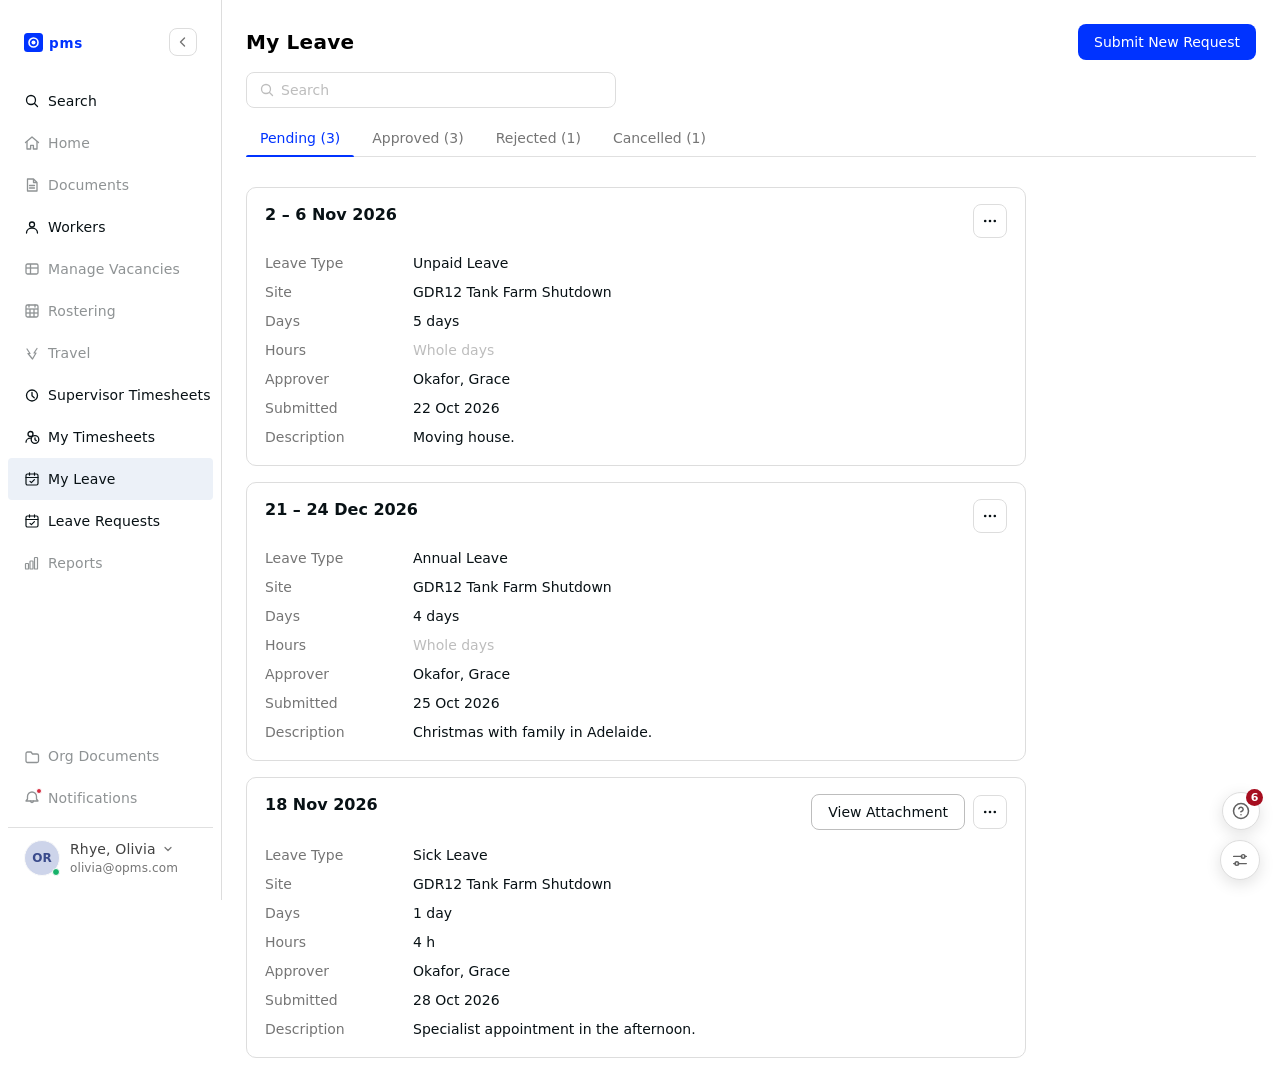
<file: my-leave.html>
<!doctype html>
<html lang="en">
<head>
<meta charset="utf-8" />
<meta name="viewport" content="width=device-width, initial-scale=1" />
<title>My Leave — OPMS</title>
<link rel="stylesheet" href="assets/tokens.css" />
<link rel="stylesheet" href="assets/shell.css" />
<style>
  /* ─── Tabs ────────────────────────────────────────────────────────
     The tab is where the status is said. A chip on the card as well
     would be the same fact twice — which is how My Expense Claims
     does it, and this is the same screen for a different thing. */
  .lv-tabs { display: flex; align-items: center; gap: 4px; border-bottom: 1px solid var(--grey-300); }
  .lv-tab {
    position: relative; height: 36px; padding: 0 14px; border: none; background: none;
    cursor: pointer; font-family: var(--fs-sans); font-size: 14px; font-weight: 500;
    color: var(--grey-600); white-space: nowrap;
  }
  .lv-tab:hover { color: var(--text-main); }
  .lv-tab.on { color: var(--primary); }
  .lv-tab.on::after {
    content: ''; position: absolute; left: 0; right: 0; bottom: -1px; height: 2px;
    background: var(--primary); border-radius: 2px 2px 0 0;
  }

  /* ─── A request is a card ─────────────────────────────────────────
     The shape My Expense Claims already uses: the name of the thing on
     the left, what can be done with it on the right, and the fields
     under both as a plain list of label and value. */
  .lv-list { display: flex; flex-direction: column; gap: 16px; margin-top: 18px; max-width: 780px; }
  .lv-card {
    padding: 16px 18px 18px; border-radius: 10px;
    background: var(--white); border: 1px solid var(--grey-350);
  }
  .lv-head { display: flex; align-items: flex-start; justify-content: space-between; gap: 12px; }
  /* The dates are the name of the request. */
  .lv-when { font-size: 16px; font-weight: 600; line-height: 22px; color: var(--text-main); }
  .lv-acts { display: flex; align-items: center; gap: 8px; flex-shrink: 0; }
  .lv-more .dd-trigger { width: 34px; height: 34px; padding: 0; justify-content: center; min-width: 0; }
  .lv-more .dd-panel { min-width: 170px; }

  .lv-rows { display: grid; grid-template-columns: 132px minmax(0, 1fr); gap: 10px 16px; margin: 16px 0 0; }
  .lv-rows dt { font-size: 14px; line-height: 19px; color: var(--grey-600); }
  .lv-rows dd { margin: 0; font-size: 14px; line-height: 19px; color: var(--text-main); }
  .cell-empty { color: var(--grey-400); }

  /* Why it was turned down, in the worker's own copy of the request. */
  .lv-why {
    margin-top: 14px; padding: 10px 12px; border-radius: 8px; background: #fdecee;
    font-size: 13px; line-height: 18px; color: var(--text-main);
  }
  .lv-why b { display: block; margin-bottom: 2px; color: var(--error); }

  .lv-empty {
    margin-top: 24px; padding: 44px 20px; text-align: center; max-width: 780px;
    font-size: 14px; color: var(--grey-600);
    border: 1px solid var(--grey-300); border-radius: 10px; background: var(--white);
  }

  /* ─── Making one ──────────────────────────────────────────────────
     A page of its own, not a dialog — the same shape as Submit New
     Claim, down to the breadcrumb and the two buttons at the top. */
  .crumb { display: flex; align-items: center; gap: 8px; font-size: 14px; color: var(--grey-600); margin-bottom: 6px; }
  .crumb button {
    border: none; background: none; padding: 0; cursor: pointer;
    font-family: var(--fs-sans); font-size: 14px; color: var(--grey-600);
  }
  .crumb button:hover { color: var(--text-main); }
  .crumb svg { color: var(--grey-400); }
  .crumb .here { color: var(--text-main); }

  .form-card {
    max-width: 640px; margin-top: 18px; padding: 20px 22px 22px;
    border: 1px solid var(--grey-350); border-radius: 10px; background: var(--white);
  }
  .fld { display: flex; flex-direction: column; gap: 6px; margin-bottom: 16px; }
  .fld-label { font-size: 14px; font-weight: 500; line-height: 18px; color: var(--text-main); }
  .req { color: var(--error); }
  .fld select, .fld input[type="date"], .fld input[type="text"], .fld textarea {
    width: 100%; padding: 0 10px; height: 40px; border-radius: 8px;
    border: 1px solid var(--grey-350); background: var(--white);
    font-family: var(--fs-sans); font-size: 14px; color: var(--text-main);
  }
  .fld textarea { height: auto; min-height: 88px; padding: 10px; resize: vertical; line-height: 20px; }
  .fld select:focus, .fld input:focus, .fld textarea:focus { outline: none; border-color: var(--primary); }
  .fld input:disabled, .fld select:disabled {
    background: var(--grey-100); color: var(--grey-600); cursor: default;
  }
  .fld-hint { font-size: 12px; line-height: 16px; color: var(--grey-600); }
  .two { display: grid; grid-template-columns: 1fr 1fr; gap: 16px; }
  /* Days is worked out, not asked for. */
  .fld-static {
    display: flex; align-items: center; height: 40px; padding: 0 10px;
    border-radius: 8px; background: var(--grey-100);
    font-size: 14px; color: var(--grey-700);
  }
  .need-doc { font-size: 14px; font-weight: 500; color: var(--text-main); margin: -4px 0 8px; }
  .drop {
    border: 1px dashed var(--grey-400); border-radius: 10px; padding: 22px 16px;
    text-align: center; background: var(--white);
  }
  .drop p { margin: 0; font-size: 14px; font-weight: 500; color: var(--text-main); }
  .drop .fmt { margin-top: 4px; font-size: 12px; color: var(--grey-600); }
  .drop .pick {
    margin-top: 10px; border: none; background: none; cursor: pointer; padding: 0;
    font-family: var(--fs-sans); font-size: 14px; font-weight: 500; color: var(--primary);
  }
  .drop.has { border-style: solid; border-color: var(--primary); background: var(--bg-blue-light); }
  .drop .got { margin-top: 6px; font-size: 13px; color: var(--grey-700); }

  body.creating .lv-list, body.creating .lv-tabs, body.creating .lv-empty,
  body.creating .search-wrap, body.creating #lv-new { display: none; }
  body:not(.creating) .crumb, body:not(.creating) .form-card, body:not(.creating) #lv-form-acts { display: none; }

  /* ─── A phone gets one column and a tighter card ──────────────── */
  body.is-narrow .lv-list { gap: 12px; margin-top: 14px; }
  body.is-narrow .lv-card { padding: 14px 15px 16px; }
  body.is-narrow .lv-when { font-size: 15px; }
  body.is-narrow .lv-rows { grid-template-columns: 104px minmax(0, 1fr); gap: 8px 12px; }
  body.is-narrow .lv-rows dt, body.is-narrow .lv-rows dd { font-size: 13px; }
  body.is-narrow .lv-tabs { overflow-x: auto; }
  body.is-narrow .two { grid-template-columns: 1fr; }
  body.is-narrow .page-header { display: block; }
  body.is-narrow .page-header .header-actions { margin-top: 12px; }
  body.is-narrow .header-actions .btn-primary { width: 100%; justify-content: center; }

  .vp-switch {
    position: fixed; right: 20px; bottom: 20px; z-index: 400;
    display: inline-flex; padding: 4px; gap: 2px; border-radius: 10px;
    background: var(--white); border: 1px solid var(--grey-350); box-shadow: var(--shadow-dropdown);
  }
  .vp-switch button {
    display: inline-flex; align-items: center; gap: 6px;
    height: 34px; padding: 0 12px; border: none; border-radius: 7px; cursor: pointer;
    background: none; color: var(--grey-700);
    font-family: var(--fs-sans); font-size: 13px; font-weight: 500;
  }
  .vp-switch button:hover { background: var(--grey-100); color: var(--text-main); }
  .vp-switch button.on { background: var(--bg-blue-light); color: var(--primary); }
</style>
</head>
<body data-module="myleave">

<div class="page">
  <aside id="shell-sidebar"></aside>

  <main class="main">
    <div class="content">

      <div class="crumb">
        <button type="button" id="crumb-back">My Leave</button>
        <svg width="12" height="12" viewBox="0 0 12 12" fill="none"><path d="M4.5 3l3 3-3 3" stroke="currentColor" stroke-width="1.3" stroke-linecap="round" stroke-linejoin="round"/></svg>
        <span class="here">Submit New Request</span>
      </div>

      <div class="page-header">
        <h1 class="page-title" id="lv-title">My Leave</h1>
        <div class="header-actions">
          <button class="btn-primary" type="button" id="lv-new">Submit New Request</button>
          <span id="lv-form-acts" class="header-actions">
            <button class="btn-outline" type="button" id="f-cancel">Cancel</button>
            <button class="btn-primary" type="button" id="f-submit" disabled>Submit</button>
          </span>
        </div>
      </div>

      <div class="search-wrap">
        <label class="search-bar">
          <svg class="search-icon" width="16" height="16" viewBox="0 0 16 16" fill="none"><circle cx="7" cy="7" r="4.5" stroke="currentColor" stroke-width="1.3"/><path d="M10.5 10.5l3 3" stroke="currentColor" stroke-width="1.3" stroke-linecap="round"/></svg>
          <input class="search-input-el" id="search" type="text" placeholder="Search" autocomplete="off" />
          <button class="search-clear" id="search-clear" type="button" aria-label="Clear search">
            <svg width="12" height="12" viewBox="0 0 12 12" fill="none"><path d="M3 3l6 6M9 3l-6 6" stroke="currentColor" stroke-width="1.4" stroke-linecap="round"/></svg>
          </button>
        </label>
      </div>

      <div class="lv-tabs" id="lv-tabs"></div>
      <div class="lv-list" id="lv-list"></div>
      <div class="lv-empty" id="lv-empty" hidden></div>

      <!-- ── Submit a new request ───────────────────────────────── -->
      <div class="form-card">
        <div class="fld">
          <label class="fld-label" for="f-type">Leave Type<span class="req">*</span></label>
          <select id="f-type"></select>
        </div>

        <div id="f-doc-block" hidden>
          <p class="need-doc">This leave type requires attachment.</p>
          <div class="drop" id="f-drop">
            <p>Upload attachment and we will auto-fill details</p>
            <div class="fmt">Upload File Formats &ndash; DOCX, PDF</div>
            <button class="pick" type="button" id="f-pick">Choose File</button>
            <div class="got" id="f-got" hidden></div>
          </div>
          <input type="file" id="f-file" accept=".pdf,.docx" hidden />
        </div>

        <div class="fld" style="margin-top:16px">
          <label class="fld-label" for="f-site">Site<span class="req">*</span></label>
          <select id="f-site"></select>
        </div>

        <div class="two">
          <div class="fld">
            <label class="fld-label" for="f-from">From<span class="req">*</span></label>
            <input type="date" id="f-from" />
          </div>
          <div class="fld">
            <label class="fld-label" for="f-to">To<span class="req">*</span></label>
            <input type="date" id="f-to" />
          </div>
        </div>

        <div class="two">
          <div class="fld">
            <label class="fld-label" for="f-hours">Hours</label>
            <input type="text" id="f-hours" inputmode="decimal" disabled />
            <!-- Hours are only asked for on a single day; a stretch of
                 dates is whole days, and two half-days are two requests. -->
            <span class="fld-hint" id="f-hours-hint">Only for a single day.</span>
          </div>
          <div class="fld">
            <span class="fld-label">Days</span>
            <div class="fld-static" id="f-days">&mdash;</div>
            <span class="fld-hint" id="f-days-hint"></span>
          </div>
        </div>

        <div class="fld" style="margin-bottom:0">
          <label class="fld-label" for="f-why">Description</label>
          <textarea id="f-why" rows="4" placeholder="Anything the approver should know"></textarea>
        </div>
      </div>

    </div>
  </main>
</div>

<!-- ── Prototype viewport switcher ──────────────────────────────── -->
<div class="vp-switch" id="vp-switch" role="group" aria-label="Preview size">
  <button type="button" data-vp="desktop" class="on">
    <svg width="15" height="15" viewBox="0 0 16 16" fill="none"><rect x="1.5" y="2.5" width="13" height="9" rx="1.5" stroke="currentColor" stroke-width="1.3"/><path d="M5.5 14h5" stroke="currentColor" stroke-width="1.3" stroke-linecap="round"/></svg>
    Desktop
  </button>
  <button type="button" data-vp="mobile">
    <svg width="15" height="15" viewBox="0 0 16 16" fill="none"><rect x="4.5" y="1.5" width="7" height="13" rx="1.8" stroke="currentColor" stroke-width="1.3"/><path d="M7 12.8h2" stroke="currentColor" stroke-width="1.3" stroke-linecap="round"/></svg>
    Mobile
  </button>
</div>

<script src="assets/shell.js"></script>
<script>
(function () {
  'use strict';

  function el(id) { return document.getElementById(id); }

  /* ─── Mock data ───────────────────────────────────────────────────
     The signed-in worker's own requests, hardcoded as in every other
     OPMS prototype. The field set is the agreed one, minus the
     approver: who approves is a rule the system is configured with,
     not something the worker picks. */
  var TYPES = ['Annual Leave', 'Sick Leave', 'Parental Leave', 'Unpaid Leave'];
  var NEEDS_DOC = { 'Sick Leave': 1, 'Parental Leave': 1 };
  var SITES = ['MMA VIGILANT – 360', 'MMA VIGILANT ROV', 'SA BHP OLYMPIC DAM',
    'GDR09 Factory Shutdown', 'GDR12 Tank Farm Shutdown'];

  /* Whether a weekend counts is the site's own setting, not a property
     of leave: a vessel on a two-and-one swing works Saturdays. */
  var SITE_SETTINGS = {
    'MMA VIGILANT – 360':     { weekends: true },
    'MMA VIGILANT ROV':         { weekends: true },
    'SA BHP OLYMPIC DAM':       { weekends: false },
    'GDR09 Factory Shutdown':   { weekends: true },
    'GDR12 Tank Farm Shutdown': { weekends: false }
  };
  function weekendsCount(site) {
    var c = SITE_SETTINGS[site];
    return !!(c && c.weekends);
  }

  var seq = 100;
  var REQUESTS = [
    { id: 1, site: 'GDR12 Tank Farm Shutdown', type: 'Unpaid Leave', from: '2026-11-02', to: '2026-11-06',
      hours: null, approver: 'Okafor, Grace', made: '2026-10-22', why: 'Moving house.', doc: null, state: 'pending' },
    { id: 2, site: 'GDR12 Tank Farm Shutdown', type: 'Annual Leave', from: '2026-12-21', to: '2026-12-24',
      hours: null, approver: 'Okafor, Grace', made: '2026-10-25', why: 'Christmas with family in Adelaide.', doc: null, state: 'pending' },
    { id: 3, site: 'GDR12 Tank Farm Shutdown', type: 'Sick Leave', from: '2026-11-18', to: '2026-11-18',
      hours: 4, approver: 'Okafor, Grace', made: '2026-10-28', why: 'Specialist appointment in the afternoon.',
      doc: 'Medical Certificate', state: 'pending' },

    { id: 4, site: 'GDR12 Tank Farm Shutdown', type: 'Annual Leave', from: '2026-10-12', to: '2026-10-16',
      hours: null, approver: 'Okafor, Grace', made: '2026-09-10', why: '', doc: null, state: 'approved' },
    { id: 5, site: 'GDR12 Tank Farm Shutdown', type: 'Sick Leave', from: '2026-09-29', to: '2026-09-29',
      hours: 4, approver: 'Okafor, Grace', made: '2026-09-29', why: 'Dentist — back on site after lunch.',
      doc: 'Medical Certificate', state: 'approved' },
    { id: 6, site: 'MMA VIGILANT – 360', type: 'Annual Leave', from: '2026-08-03', to: '2026-08-07',
      hours: null, approver: 'Halloran, Tom', made: '2026-07-02', why: 'Winter break.', doc: null, state: 'approved' },

    { id: 7, site: 'GDR12 Tank Farm Shutdown', type: 'Annual Leave', from: '2026-08-24', to: '2026-08-28',
      hours: null, approver: 'Okafor, Grace', made: '2026-08-18', why: 'Visiting family.', doc: null,
      rejectNote: 'Crew is short that week — try the following swing.', state: 'rejected' },

    { id: 8, site: 'GDR12 Tank Farm Shutdown', type: 'Annual Leave', from: '2026-09-07', to: '2026-09-11',
      hours: null, approver: 'Okafor, Grace', made: '2026-09-01', why: 'No longer needed.', doc: null, state: 'cancelled' }
  ];

  var MONTHS = ['Jan','Feb','Mar','Apr','May','Jun','Jul','Aug','Sep','Oct','Nov','Dec'];
  function pad2(n) { return (n < 10 ? '0' : '') + n; }
  function isoOf(d) { return d.getFullYear() + '-' + pad2(d.getMonth() + 1) + '-' + pad2(d.getDate()); }
  function fmt(iso) {
    var d = new Date(iso + 'T00:00:00');
    return d.getDate() + ' ' + MONTHS[d.getMonth()] + ' ' + d.getFullYear();
  }
  /* A stretch of days reads as one thing when it is one month, and as
     two when it crosses one. */
  function fmtRange(a, b) {
    if (a === b) return fmt(a);
    var x = new Date(a + 'T00:00:00'), y = new Date(b + 'T00:00:00');
    if (x.getMonth() === y.getMonth() && x.getFullYear() === y.getFullYear()) {
      return x.getDate() + ' – ' + fmt(b);
    }
    return fmt(a) + ' – ' + fmt(b);
  }
  function workingDays(a, b) {
    var d = new Date(a + 'T00:00:00'), end = new Date(b + 'T00:00:00'), n = 0;
    while (d <= end) {
      var w = d.getDay();
      if (w !== 0 && w !== 6) n++;
      d.setDate(d.getDate() + 1);
    }
    return n;
  }
  function spanDays(a, b) {
    var d = new Date(a + 'T00:00:00'), end = new Date(b + 'T00:00:00'), n = 0;
    while (d <= end) { n++; d.setDate(d.getDate() + 1); }
    return n;
  }
  function daysBetween(site, a, b) {
    if (!a || !b || b < a) return null;
    return weekendsCount(site) ? spanDays(a, b) : workingDays(a, b);
  }
  function daysOf(r) { return daysBetween(r.site, r.from, r.to); }
  function fmtNum(n) { return (Math.round(n * 10) / 10) + ''; }

  /* ─── State ───────────────────────────────────────────────────── */
  var TABS = [
    { k: 'pending',   label: 'Pending' },
    { k: 'approved',  label: 'Approved' },
    { k: 'rejected',  label: 'Rejected' },
    { k: 'cancelled', label: 'Cancelled' }
  ];
  var state = { tab: 'pending', q: '' };

  function countOf(k) { return REQUESTS.filter(function (r) { return r.state === k; }).length; }
  function matches(r, q) {
    if (!q) return true;
    return [r.site, r.type, r.why, fmtRange(r.from, r.to)].join(' ').toLowerCase().indexOf(q) !== -1;
  }
  function rowsFor() {
    var q = state.q.toLowerCase();
    return REQUESTS.filter(function (r) { return r.state === state.tab && matches(r, q); });
  }

  function renderTabs() {
    el('lv-tabs').innerHTML = TABS.map(function (t) {
      var n = countOf(t.k);
      return '<button class="lv-tab' + (t.k === state.tab ? ' on' : '') + '" type="button" data-tab="' + t.k + '">' +
        Shell.esc(t.label) + (n ? ' (' + n + ')' : '') + '</button>';
    }).join('');
  }

  var ICO_DOTS = '<svg width="16" height="16" viewBox="0 0 16 16" fill="currentColor" aria-hidden="true">' +
    '<circle cx="3.2" cy="8" r="1.3"/><circle cx="8" cy="8" r="1.3"/><circle cx="12.8" cy="8" r="1.3"/></svg>';

  function row(k, v) { return '<dt>' + k + '</dt><dd>' + v + '</dd>'; }

  function card(r) {
    var d = daysOf(r);
    /* A request that has been settled one way or the other is a record,
       not something still to be withdrawn. */
    var canCancel = r.state === 'pending' || r.state === 'approved';
    return '<article class="lv-card" data-card="' + r.id + '">' +
      '<div class="lv-head">' +
        '<div class="lv-when">' + Shell.esc(fmtRange(r.from, r.to)) + '</div>' +
        '<div class="lv-acts">' +
          (r.doc ? '<button class="btn-outline" type="button" data-doc="' + r.id + '">View Attachment</button>' : '') +
          (canCancel
            ? '<span class="dd-wrap lv-more">' +
                '<button class="dd-trigger" type="button" aria-label="More">' + ICO_DOTS + '</button>' +
                '<span class="dd-panel">' +
                  '<button class="dd-item" type="button" data-cancel="' + r.id + '">Cancel request</button>' +
                '</span>' +
              '</span>'
            : '') +
        '</div>' +
      '</div>' +
      '<dl class="lv-rows">' +
        row('Leave Type', Shell.esc(r.type)) +
        row('Site', Shell.esc(r.site)) +
        row('Days', d + (d === 1 ? ' day' : ' days')) +
        row('Hours', r.hours == null
          ? '<span class="cell-empty">Whole days</span>'
          : fmtNum(r.hours) + ' h') +
        row('Approver', Shell.esc(r.approver)) +
        row('Submitted', Shell.esc(fmt(r.made))) +
        row('Description', r.why ? Shell.esc(r.why) : '<span class="cell-empty">&mdash;</span>') +
      '</dl>' +
      (r.state === 'rejected' && r.rejectNote
        ? '<div class="lv-why"><b>Rejected</b>' + Shell.esc(r.rejectNote) + '</div>' : '') +
    '</article>';
  }

  function render() {
    renderTabs();
    var rows = rowsFor();
    el('lv-list').innerHTML = rows.map(card).join('');
    el('lv-list').hidden = !rows.length;
    el('lv-empty').hidden = !!rows.length;
    el('lv-empty').textContent = state.q
      ? 'Nothing matches “' + state.q + '” in this tab.'
      : 'Nothing here.';
  }

  el('lv-tabs').addEventListener('click', function (e) {
    var b = e.target.closest('[data-tab]');
    if (!b) return;
    state.tab = b.getAttribute('data-tab');
    render();
  });

  var searchEl = el('search'), clearBtn = el('search-clear');
  searchEl.addEventListener('input', function () {
    state.q = this.value.trim();
    clearBtn.classList.toggle('visible', this.value.length > 0);
    render();
  });
  clearBtn.addEventListener('click', function () {
    searchEl.value = ''; state.q = '';
    clearBtn.classList.remove('visible');
    render(); searchEl.focus();
  });

  /* The cards are redrawn on every change, so the menus on them are
     wired once here rather than one at a time as they appear. */
  el('lv-list').addEventListener('click', function (e) {
    var t = e.target.closest('.lv-more .dd-trigger');
    if (t) {
      e.stopPropagation();
      var panel = t.parentNode.querySelector('.dd-panel');
      var wasOpen = panel.classList.contains('open');
      Shell.closeAllDropdowns();
      if (!wasOpen) { panel.classList.add('open'); t.classList.add('open'); }
      return;
    }
    var c = e.target.closest('[data-cancel]');
    if (c) {
      var r = REQUESTS.filter(function (x) { return x.id === Number(c.getAttribute('data-cancel')); })[0];
      if (!r) return;
      r.state = 'cancelled';
      Shell.closeAllDropdowns();
      render();
      /* There is no editing: a request that is wrong is cancelled and a
         new one submitted, the way an expense claim is. */
      Shell.snackbar('Request cancelled. Submit a new one if the dates have changed.');
      return;
    }
    var d = e.target.closest('[data-doc]');
    if (d) Shell.snackbar('The attachment opens in the viewer.');
  });

  /* ─── Submitting a new one ────────────────────────────────────── */
  var TODAY_ISO = isoOf(new Date());
  var draft = { type: '', site: '', from: '', to: '', hours: '', why: '', doc: null };

  function openForm() {
    draft = { type: '', site: '', from: '', to: '', hours: '', why: '', doc: null };
    el('f-type').value = ''; el('f-site').value = '';
    el('f-from').value = ''; el('f-to').value = '';
    el('f-hours').value = ''; el('f-why').value = '';
    el('f-got').hidden = true; el('f-drop').classList.remove('has');
    el('f-file').value = '';
    document.body.classList.add('creating');
    el('lv-title').textContent = 'Submit New Request';
    syncForm();
  }
  function closeForm() {
    document.body.classList.remove('creating');
    el('lv-title').textContent = 'My Leave';
  }

  el('f-type').innerHTML = '<option value="">Select&hellip;</option>' +
    TYPES.map(function (x) { return '<option>' + Shell.esc(x) + '</option>'; }).join('');
  el('f-site').innerHTML = '<option value="">Select&hellip;</option>' +
    SITES.map(function (x) { return '<option>' + Shell.esc(x) + '</option>'; }).join('');
  /* Leave is not booked backwards for now, so yesterday is not offered. */
  el('f-from').min = TODAY_ISO;
  el('f-to').min = TODAY_ISO;

  function syncForm() {
    draft.type = el('f-type').value;
    draft.site = el('f-site').value;
    draft.from = el('f-from').value;
    draft.to = el('f-to').value;
    draft.why = el('f-why').value;

    var needs = !!NEEDS_DOC[draft.type];
    el('f-doc-block').hidden = !needs;

    /* To never runs before From. */
    el('f-to').min = draft.from || TODAY_ISO;
    if (draft.to && draft.from && draft.to < draft.from) {
      el('f-to').value = draft.from;
      draft.to = draft.from;
    }

    var oneDay = !!draft.from && draft.from === draft.to;
    el('f-hours').disabled = !oneDay;
    if (!oneDay) { el('f-hours').value = ''; draft.hours = ''; }
    else draft.hours = el('f-hours').value;
    el('f-hours-hint').textContent = oneDay
      ? 'Leave it empty for the whole day.'
      : 'Only for a single day.';

    var d = daysBetween(draft.site, draft.from, draft.to);
    el('f-days').innerHTML = d == null ? '&mdash;' : d + (d === 1 ? ' day' : ' days');
    el('f-days-hint').textContent = draft.site
      ? (weekendsCount(draft.site)
          ? 'This site counts every day.'
          : 'This site counts weekdays only.')
      : '';

    el('f-submit').disabled = !(draft.type && draft.site && draft.from && draft.to &&
      (!needs || draft.doc));
  }

  ['f-type', 'f-site', 'f-from', 'f-to', 'f-hours', 'f-why'].forEach(function (id) {
    el(id).addEventListener('change', syncForm);
    el(id).addEventListener('input', syncForm);
  });

  el('f-pick').addEventListener('click', function () { el('f-file').click(); });
  el('f-file').addEventListener('change', function () {
    var f = this.files && this.files[0];
    draft.doc = f ? f.name : null;
    el('f-got').hidden = !f;
    el('f-got').textContent = f ? f.name : '';
    el('f-drop').classList.toggle('has', !!f);
    syncForm();
  });

  el('lv-new').addEventListener('click', openForm);
  el('crumb-back').addEventListener('click', closeForm);
  el('f-cancel').addEventListener('click', closeForm);
  el('f-submit').addEventListener('click', function () {
    if (this.disabled) return;
    var h = parseFloat(String(draft.hours).replace(',', '.'));
    REQUESTS.unshift({
      id: ++seq, site: draft.site, type: draft.type,
      from: draft.from, to: draft.to,
      hours: isNaN(h) || h <= 0 ? null : h,
      /* Who approves is a rule the system carries, not a choice made
         here — the worker submits and it finds its approver. */
      approver: 'Okafor, Grace',
      made: TODAY_ISO, why: draft.why.trim(), doc: draft.doc, state: 'pending'
    });
    closeForm();
    state.tab = 'pending';
    render();
    Shell.snackbar('Request submitted.');
  });

  /* ─── Prototype viewport ──────────────────────────────────────── */
  var vp = el('vp-switch');
  var narrowQuery = window.matchMedia('(max-width: 860px)');
  var vpMode = 'auto';

  function applyViewport() {
    var narrow = vpMode === 'mobile' ? true : vpMode === 'desktop' ? false : narrowQuery.matches;
    document.body.classList.toggle('is-narrow', narrow);
    document.body.classList.toggle('force-mobile', vpMode === 'mobile');
    if (Shell.setViewport) Shell.setViewport(vpMode === 'mobile' ? 'mobile' : vpMode === 'desktop' ? 'desktop' : 'auto');
    vp.querySelectorAll('[data-vp]').forEach(function (b) {
      b.classList.toggle('on', b.getAttribute('data-vp') === (vpMode === 'auto' ? (narrow ? 'mobile' : 'desktop') : vpMode));
    });
  }
  vp.addEventListener('click', function (e) {
    var b = e.target.closest('[data-vp]');
    if (!b) return;
    vpMode = b.getAttribute('data-vp');
    applyViewport();
  });
  narrowQuery.addEventListener('change', function () { if (vpMode === 'auto') applyViewport(); });

  render();
  applyViewport();
})();
</script>
</body>
</html>
</file>
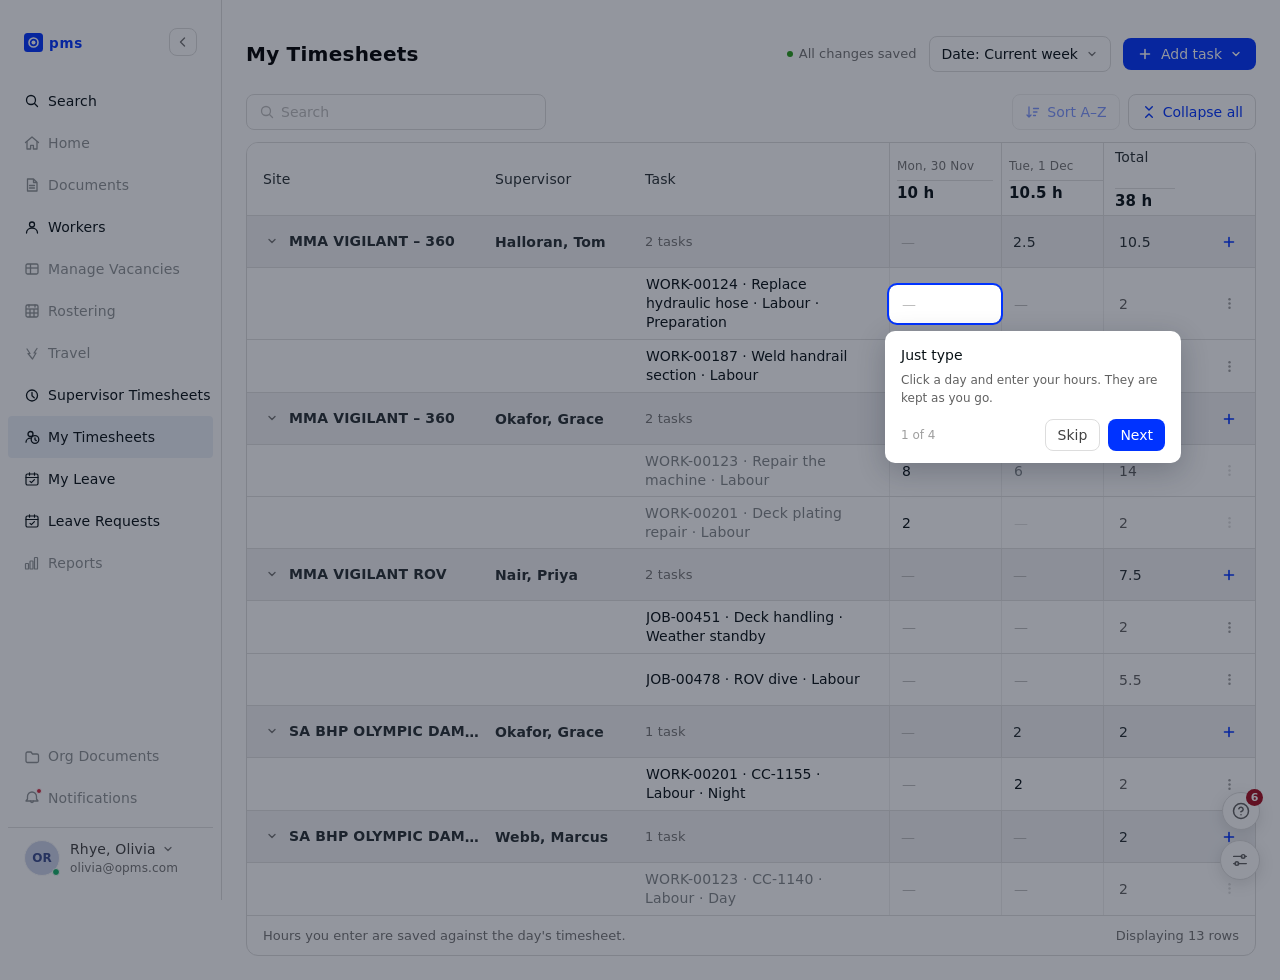
<file: my-timesheets.html>
<!DOCTYPE html>
<html lang="en">
<head>
<meta charset="UTF-8" />
<meta name="viewport" content="width=device-width, initial-scale=1.0" />
<title>My Timesheets — OPMS</title>
<link rel="stylesheet" href="assets/tokens.css" />
<link rel="stylesheet" href="assets/shell.css" />
<style>
  /* ─── My Timesheets ─────────────────────────────────────────────────
     The worker's own week. Desktop is the period grid — site › supervisor
     › task down the side, days across the top. Below 860px it becomes a
     week strip and a card per day, which is the view that matters most:
     workers enter their hours on a phone. */

  /* ─── Period bar ───────────────────────────────────────────────── */
  .period-bar {
    display: flex; align-items: center; gap: 12px; flex-wrap: wrap;
  }
  .period-bar .search-wrap { width: 300px; }
  /* Headers take the shell's 24px right padding, cells 16px — which left
     the dates off their own numbers. */
  .grid-card thead th.col-day, .grid-card thead th.col-total { padding-left: 12px; }
  #grid th.col-day { padding-left: 8px; padding-right: 8px; }
  #grid td.col-day { padding-left: 0; padding-right: 0; }
  /* Everything printed straight into a day cell carries the gutter the
     cell no longer has, so one column of figures lines up down the page:
     header, summary line and task row all on the same edge. */
  .cell-fig {
    display: flex; align-items: center; gap: 0; padding: 0 12px; min-height: 30px;
  }
  /* ─── Slots ─────────────────────────────────────────────────────
     A mark gets a place, not a position in a queue. The slot is drawn
     whether or not anything is in it, so the padlock on row four lands
     in the same column as the padlock on row one, and the figure never
     moves because something appeared to the left of it. The cost is
     the width of the empty slots, paid in every cell — which is the
     trade the three-mark variant is asking about. */
  /* The figure and its padlock share one slot, as wide as the longest
     figure this column can hold. That is what keeps the padlock
     against its own figure — moving with it as it gets longer — while
     still landing the marks after it on the same pixel in every row. */
  .cnum {
    display: flex; align-items: center; flex: 0 0 auto;
    min-width: var(--num-w, 48px);
  }
  .cfig { flex: 0 0 auto; min-width: 0; text-align: left; }
  .cm-lock {
    display: inline-flex; align-items: center; flex-shrink: 0;
    margin-left: 5px; color: var(--grey-600);
  }
  /* One mark, one slot. It was two while a cell could also carry an
     allowance; allowances are not in the product, so the week got
     17px a day back and the slot got simple. */
  .cmarks {
    display: flex; align-items: center; justify-content: flex-end;
    flex-shrink: 0; min-width: var(--marks-w, 14px);
    margin-left: 8px; color: var(--grey-600);
  }
  .cm-cmt { display: inline-flex; align-items: center; flex-shrink: 0; }
  /* ─── The corner ────────────────────────────────────────────────
     Out of the row altogether, into the cell's own corner, where it
     costs no width at all and cannot be pushed about by anything else.
     What it cannot do is say which of the two it is — that is the
     trade this variant is asking about. */
  #grid td.col-day { position: relative; }
  /* ─── Today, down the whole column ──────────────────────────────
     The tint was on the heading alone, which named the column but left
     the cells under it looking like any other day. Half strength on a
     task row and full on the summary line, so the band reads as one
     column rather than as a stripe per row. */
  #grid tbody td.col-day.tdy { background: rgba(236, 241, 248, 0.5); }
  #grid tbody tr.row-summary td.col-day.tdy { background: var(--primary-hover-bg); }
  /* ─── A state is a fact about the cell ──────────────────────────
     So it is painted on the cell: the full width of the column, under
     the figure and under its marks. Only the states that are a box
     draw a box, and they draw it inside. Written after the rule that
     tints today's column, because the two meet at the same weight and
     whichever comes last is the one the reader sees. */
  /* Written with tbody in them so they carry the same weight as the
     today rule above and, coming after it, win. A state is about this
     cell now; today is only which column it is in. */
  #grid tbody td.col-day.c-load { background: var(--grey-100); }
  #grid tbody td.col-day.c-saved { animation: cell-saved 1.5s ease-out 1; }
  @keyframes cell-saved {
    0%   { background: #e9f5e4; }
    100% { background: transparent; }
  }
  /* Taken by somebody with the last word while the cell was open. Not
     a failure and not the worker's to fix — so it does not borrow the
     colour of either. A grey splash that fades into the closed day the
     cell now belongs to says the whole thing without inventing a hue
     nobody has to learn: something happened here, and here is what it
     left behind. */
  #grid tbody td.col-day.c-taken { animation: cell-taken 4s ease-out 1; }
  @keyframes cell-taken {
    0%, 55% { background: var(--grey-300); }
    100%    { background: transparent; }
  }
  /* Refused and still holding what was typed. It does not fade: the
     figure is not in, and will not be until somebody does something
     about it. */
  #grid tbody td.col-day.c-err,
  #grid tbody td.col-day.c-cap { background: #f5e7e4; }
  /* ─── Which of the two is wrong ─────────────────────────────────
     A day that will not hold what was typed is wrong about the figure,
     so the figure turns red and says so without being hovered. A save
     that did not land says nothing about the figure at all — that one
     stays black, and only the cell carries the colour. */
  #grid tbody td.col-day.c-cap .cfig { color: var(--error); }
  /* Hovered, the wash steps out of the way and the field appears as it
     does on any other cell: this one can still be typed in, and the red
     figure goes on saying which one it is. */
  #grid tbody td.col-day.c-cap:hover { background: var(--white); }
  #grid td.col-day.c-cap .hr-view:hover {
    border-color: var(--grey-300); background: var(--white);
  }
  /* ─── One error looks like one error ────────────────────────────
     A day that cannot hold what was typed used to be drawn twice: the
     wash on the cell and a red box inside it. But the wash already
     says the whole of it — not saved — and it says it in the same
     words as every other refusal, which is the point. A box is what a
     cell wears while it is being typed into, not a second way of
     being wrong. So it is gone from the closed cell, and the only box
     left is the one in the panel, which turns red instead of blue
     when what is in it will not be taken. */
  .cm-corner {
    position: absolute; top: 4px; left: 5px; width: 0; height: 0; pointer-events: none;
    border-top: 7px solid var(--sec-amber); border-right: 7px solid transparent;
  }
  /* Days were the one place in this table with no rule between them,
     which left a mark drawn near a cell's edge belonging to whichever
     column the eye decided it did. The rules make the seven days seven
     columns. */
  #grid th.col-day, #grid td.col-day,
  #grid tbody td.col-total { box-shadow: inset 1px 0 0 var(--grey-200); }
  /* The summary line is grey, and a rule the colour of the lightest
     grey disappears into it. It takes a darker one — the same the
     heading row uses — so the columns run unbroken from top to
     bottom instead of stopping at every group. */
  #grid tbody tr.row-summary td.col-day,
  #grid tbody tr.row-summary td.col-total,
  #grid thead th.col-day, #grid thead th.col-total {
    box-shadow: inset 1px 0 0 var(--grey-300);
  }
  /* Secondary actions read as actions. */
  .period-bar .btn-ghost { color: var(--primary); }
  .step {
    width: 32px; height: 32px; flex-shrink: 0; display: flex; align-items: center; justify-content: center;
    background: var(--white); border: 1px solid var(--grey-350); border-radius: 8px;
    color: var(--grey-700); cursor: pointer; transition: border-color var(--t-fast), background var(--t-fast);
  }
  .step:hover { border-color: var(--border-hover); background: var(--bg-blue-light); color: var(--text-main); }
  .period-range {
    font-size: 15px; font-weight: 600; color: var(--text-main); white-space: nowrap;
    min-width: 210px; text-align: center;
  }
  .period-meta { font-size: 13px; color: var(--grey-600); white-space: nowrap; }
  .period-chip {
    display: none; height: 22px; align-items: center; padding: 0 8px; border-radius: 6px;
    background: var(--bg-blue-light); color: var(--primary);
    font-size: 12px; font-weight: 500; white-space: nowrap;
  }
  .period-chip.visible { display: inline-flex; }
  .period-actions { display: flex; align-items: center; gap: 8px; margin-left: auto; }

  /* ─── Always live ──────────────────────────────────────────────── */
  /* There is no edit mode to enter and no Save to press: a cell writes
     itself the moment it is left. What the header kept for Save is now
     a line saying whether that happened — with the button gone, it is
     the only reassurance left that the work is somewhere. */
  .save-state {
    display: inline-flex; align-items: center; gap: 6px;
    font-family: var(--fs-sans); font-size: 13px; line-height: 18px;
    color: var(--grey-600); white-space: nowrap;
  }
  .save-state::before {
    content: ''; width: 6px; height: 6px; border-radius: 50%;
    background: var(--success); flex-shrink: 0;
  }
  .save-state[data-state="saving"]::before { background: var(--grey-400); }
  .save-state[data-state="error"] { color: var(--error); }
  .save-state[data-state="error"]::before { background: var(--error); }
  /* The one place anything refused can be sent again. A retry inside
     the cell is a button that only exists under the pointer, which is
     a button you have to chase; a retry in the snackbar is ten
     snackbars to pick through. The header already answers "is my work
     safe" — so it is where the answer "no, press this" belongs. */
  .save-retry {
    font-family: var(--fs-sans); font-size: 13px; line-height: 18px;
    color: var(--primary); background: none; border: 0; padding: 0; margin-left: -2px;
    cursor: pointer; text-decoration: underline; text-underline-offset: 2px;
  }
  .save-retry:hover { color: var(--primary-dark); }
  .save-retry:disabled {
    color: var(--grey-500); cursor: default; text-decoration: none;
  }
  .save-retry[hidden] { display: none; }
  /* A switcher that is a list rather than a row of buttons. The dock
     gives it its label and its box; it only has to hold the select. */
  .vp-pick { padding: 0; border: none; background: none; box-shadow: none; }
  .vp-pick select {
    height: 32px; min-width: 232px; padding: 0 28px 0 10px;
    border: 1px solid var(--grey-350); border-radius: 8px; background: var(--white);
    font-family: var(--fs-sans); font-size: 13px; color: var(--text-main);
    cursor: pointer; appearance: none;
    background-image: url("data:image/svg+xml;charset=UTF-8,%3Csvg xmlns='http://www.w3.org/2000/svg' width='12' height='12' fill='none'%3E%3Cpath d='M3 4.5l3 3 3-3' stroke='%23616161' stroke-width='1.2' stroke-linecap='round' stroke-linejoin='round'/%3E%3C/svg%3E");
    background-repeat: no-repeat; background-position: right 9px center;
  }
  .vp-pick select:hover { border-color: var(--border-hover); }
  .vp-pick select:focus { outline: none; border-color: var(--primary); }
  #add-menu-wrap { display: none; position: relative; }
  body.editing #add-menu-wrap { display: inline-flex; }
  /* A week with nothing on it has nothing to sort, nothing to fold and
     nothing to add to from the toolbar — and a row of controls over an
     empty table is a row of things to read before the one button that
     matters. The empty state carries both ways in itself, so it is the
     only thing offered. Written after the rule that shows Add task,
     because the two sit at the same specificity and the later one is
     the one that counts. */
  body.week-empty .add-hint,
  body.week-empty #add-menu-wrap,
  body.week-empty #sort-wrap,
  body.week-empty #btn-collapse,
  body.week-empty .period-actions { display: none; }
  /* Putting work on the week is the thing this page is for, so it is
     the one button that looks like one — and it sits in the header,
     with the period it will be added to. */
  #btn-new-task {
    display: inline-flex; align-items: center; gap: 8px;
    height: 32px; padding: 0 14px; border-radius: 8px;
    border: none; background: var(--primary); color: var(--white); cursor: pointer;
    font-family: var(--fs-sans); font-size: 14px; font-weight: 500; white-space: nowrap;
    transition: background var(--t-fast);
  }
  #btn-new-task:hover { background: var(--primary-dark); }
  #btn-new-task svg { color: var(--white); }
  /* Only the variant that opens a menu says there is one. */
  #btn-new-task .tp-caret { display: none; }
  body.addlayout-inline #btn-new-task .tp-caret { display: inline-flex; color: var(--white); }
  .add-menu {
    display: none; position: absolute; z-index: 420; top: calc(100% + 6px); right: 0;
    min-width: 232px; padding: 4px; border-radius: 10px; background: var(--white);
    border: 1px solid var(--grey-300); box-shadow: var(--shadow-dropdown);
  }
  .add-menu.open { display: block; }
  /* The row's own menu. Placed against the button rather than inside
     the row, because the row is in a scroller with frozen columns and
     anything absolute inside it gets clipped by them. */
  .row-menu {
    display: none; position: fixed; z-index: 430;
    min-width: 212px; padding: 4px; border-radius: 10px; background: var(--white);
    border: 1px solid var(--grey-300); box-shadow: var(--shadow-dropdown);
  }
  .row-menu.open { display: block; }
  .row-menu button {
    display: flex; align-items: center; gap: 10px; width: 100%; height: 36px;
    padding: 0 10px; border: none; border-radius: 7px; background: none; cursor: pointer;
    font-family: var(--fs-sans); font-size: 14px; color: var(--error); text-align: left;
  }
  .row-menu button:hover { background: rgba(166, 13, 31, 0.08); }
  .row-menu button svg { color: var(--error); flex-shrink: 0; }
  .add-menu button {
    display: flex; align-items: center; gap: 10px; width: 100%; height: 38px;
    padding: 0 10px; border: none; border-radius: 7px; background: none; cursor: pointer;
    font-family: var(--fs-sans); font-size: 14px; color: var(--text-main); text-align: left;
  }
  .add-menu button:hover { background: var(--grey-100); }
  .add-menu button svg { color: var(--grey-600); flex-shrink: 0; }

  /* ─── Naming a task in the row itself ──────────────────────────── */
  /* The button grows with the name rather than cutting it: four levels
     deep is the whole point of the field, and a reader who cannot see
     the last one cannot check it. Three lines is the deepest any site
     goes; past that it is the name that is wrong. */
  .task-pick {
    display: flex; align-items: flex-start; gap: 8px; width: 100%; min-height: 34px;
    padding: 6px 8px 6px 10px; border-radius: 8px; cursor: pointer;
    background: var(--white); border: 1px solid var(--grey-350);
    font-family: var(--fs-sans); font-size: 14px; line-height: 20px;
    color: var(--text-main); text-align: left;
  }
  .task-pick:hover { border-color: var(--primary); }
  .task-pick.empty .tp-text { color: var(--grey-600); }
  .task-pick .tp-text {
    flex: 1 1 auto; min-width: 0; white-space: normal;
    display: -webkit-box; -webkit-box-orient: vertical; -webkit-line-clamp: 3; overflow: hidden;
  }
  .task-pick .tp-caret { flex-shrink: 0; margin-top: 2px; color: var(--grey-600); }
  .task-sel {
    width: 100%; height: 34px; padding: 0 8px; border-radius: 8px;
    border: 1px solid var(--grey-350); background: var(--white);
    font-family: var(--fs-sans); font-size: 14px; color: var(--text-main);
  }
  /* The row is there but it is not yet a task, so its hours are not
     asked for either — there is nothing to book them against. */
  #grid tbody tr.row-pend td.col-day,
  #grid tbody tr.row-pend td.col-total { color: var(--grey-400); }

  /* ─── Nothing on the week yet ──────────────────────────────────── */
  #grid tbody tr.row-empty td { padding: 0; background: var(--white); }
  .ts-empty { display: flex; flex-direction: column; align-items: center; text-align: center;
    gap: 6px; padding: 54px 20px 58px; }
  .ts-empty-ico { color: var(--grey-400); margin-bottom: 2px; }
  .ts-empty h3 { margin: 0; font-family: var(--fs-sans); font-size: 16px; font-weight: 600;
    line-height: 22px; color: var(--text-main); }
  .ts-empty p { margin: 0; font-size: 14px; line-height: 20px; color: var(--grey-600); max-width: 380px; }
  .ts-empty-acts { display: flex; gap: 10px; margin-top: 12px; }

  /* ─── Picking from what has been booked before ─────────────────── */
  .pick-modal { max-width: 560px; height: min(620px, 88vh); }
  /* Three lines of different weight need the room to be three lines:
     what the task is, what else names it, and which timesheet it is on. */
  .pick-modal .tlist { gap: 8px; }
  .pick-modal .recent-row { align-items: flex-start; gap: 11px; padding: 11px 13px; }
  .pick-modal .rr-tick { margin-top: 3px; }
  .pick-modal .rr-body { gap: 3px; }
  .pick-modal .rr-where { margin-top: 3px; }
  /* The shell gives .modal-body no padding of its own — every dialog
     sets the one it needs, and this one had been left without, so the
     cards ran into all four edges. The same inset the add dialog uses. */
  .pick-modal .modal-body {
    flex: 1 1 auto; min-height: 0; display: flex; flex-direction: column; gap: 12px;
    padding: 16px 24px 20px;
  }
  /* The scroller carries two pixels of its own so the cards' outlines
     are not shaved off where they meet it. */
  #pick-list { flex: 1 1 auto; min-height: 0; overflow-y: auto; padding: 2px; margin: -2px; }
  .pick-modal .modal-footer { padding: 16px 24px 20px; }
  /* Offered, not pressed: it is the shortcut for the week that repeats
     whole, and it sits above the list it would stand in for. */
  /* The same shape as a row in the list underneath it, because it is
     the row that stands for all of them. */
  /* A week with nothing on it has one obvious answer, and a tickbox
     makes the reader give it in two moves instead of one. */
  /* ─── The empty week is offered, not shouted at ────────────────
     A bar the width of the dialog, filled with the brand colour, is the
     loudest thing on a screen whose whole job is to let the reader
     read a list and choose from it. So the shortcut takes the shape
     the rest of the product uses to offer something: a quiet note that
     says why, with the act as an outline button inside it. Same words,
     same single press — it just stops competing with the list. */
  .pick-all.is-btn {
    justify-content: flex-start; gap: 8px; cursor: default;
    background: var(--grey-100); border: 1px solid var(--grey-350);
    border-radius: 8px; padding: 9px 9px 9px 14px;
  }
  .pick-all.is-btn:hover { background: var(--grey-100); }
  .pick-all.is-btn .rr-tick { display: none; }
  .pick-all.is-btn .pa-ico { flex-shrink: 0; color: var(--grey-600); display: flex; }
  .pick-all.is-btn .pa-say { font-weight: 400; color: var(--text-main); }
  .pick-all.is-btn .pa-say b { font-weight: 500; }
  .pick-all.is-btn .pa-do {
    flex-shrink: 0; margin-left: auto; height: 32px; padding: 0 14px;
    display: inline-flex; align-items: center; border-radius: 8px; cursor: pointer;
    background: var(--white); border: 1px solid var(--primary); color: var(--primary);
    font-family: var(--fs-sans); font-size: 13px; font-weight: 500; line-height: 18px;
    white-space: nowrap; transition: background var(--t-fast);
  }
  .pick-all.is-btn .pa-do:hover { background: var(--bg-blue-light); }
  .pick-all {
    display: flex; align-items: center; gap: 10px; cursor: pointer;
    padding: 8px 12px; border-radius: 10px; background: var(--grey-100);
    font-size: 13px; line-height: 18px; font-weight: 500; color: var(--text-main);
  }
  .pick-all:hover { background: var(--grey-200); }
  .pick-all[hidden] { display: none; }
  .pick-all .rr-tick {
    width: 16px; height: 16px; flex-shrink: 0; border-radius: 4px;
    border: 1.5px solid var(--grey-400); background: var(--white);
    display: flex; align-items: center; justify-content: center; color: var(--white);
  }
  .pick-all.on .rr-tick { background: var(--primary); border-color: var(--primary); }
  .pick-all .rr-tick svg { opacity: 0; }
  .pick-all.on .rr-tick svg { opacity: 1; }
  .rr-where { font-size: 12px; line-height: 16px; color: var(--grey-600);
    overflow: hidden; text-overflow: ellipsis; white-space: nowrap; }
  .rr-where b { font-weight: 500; color: var(--grey-700); }

  /* ─── Two small panels: where a row goes, and what it is ───────── */
  /* .cell-pop sets a width of its own further down, so these have to
     outrank it rather than merely come after it. */
  .cell-pop.task-pop, .cell-pop.where-pop { width: 288px; }
  body.pop-room .content { padding-bottom: 360px; }
  /* ─── The header stays ──────────────────────────────────────────
     Whether the work is saved, which period is on screen and the way
     to add a task are the three things a worker needs while they are
     halfway down a long week — which is exactly when they had all
     scrolled away. It pins, and the table's own heading row pins
     under it rather than behind it. */
  /* The shell gives .main an overflow-x, which makes it a scroll
     container on both axes — and a sticky child of a scroll container
     sticks to that container, not to the window, so it scrolled away
     with everything else. The grid does its own horizontal scrolling
     inside its card, so this page does not need .main to do any. */
  body[data-module="mytime"] .main { overflow-x: visible; }
  .page-header {
    /* Above the table's frozen heading row, which also pins and also
       claimed 6 — and, coming later in the document, won. The date
       panel hangs off this header, so the Total column was landing on
       top of it. */
    position: sticky; top: 0; z-index: 20;
    margin: 0 -4px; padding: 12px 4px 10px;
    background: var(--bg-page);
  }
  body.is-narrow .page-header { position: static; margin: 0; padding: 0; }
  .task-pop .fld, .where-pop .fld { margin-bottom: 10px; }
  .task-pop select, .where-pop select {
    width: 100%; height: 36px; padding: 0 8px; border-radius: 8px;
    border: 1px solid var(--grey-350); background: var(--white);
    font-family: var(--fs-sans); font-size: 14px; color: var(--text-main);
  }
  .tp-foot { display: flex; justify-content: flex-end; gap: 8px; margin-top: 2px; }
  .tp-fields { max-height: 320px; overflow-y: auto; padding: 1px; }
  .edit-actions .btn-outline {
    height: 36px; padding: 0 16px; border-radius: 8px; cursor: pointer;
    display: inline-flex; align-items: center; gap: 6px;
    background: var(--white); border: 1px solid var(--primary); color: var(--primary);
    font-family: var(--fs-sans); font-size: 14px; font-weight: 500; line-height: 18px;
    white-space: nowrap; transition: background var(--t-fast);
  }
  .edit-actions .btn-outline:hover { background: var(--bg-blue-light); }
  .edit-actions .btn-outline:disabled { border-color: var(--grey-350); color: var(--grey-400); cursor: default; }
  .edit-actions .btn-outline:disabled:hover { background: var(--white); }

  /* ─── Period grid (desktop) ────────────────────────────────────── */
  .grid-card table { min-width: 980px; }
  .grid-card th, .grid-card td { white-space: nowrap; }

  th.col-label, td.col-label {
    position: sticky; left: 0; z-index: 2; background: inherit;
    overflow: hidden; text-overflow: ellipsis;
  }
  /* Same hairline the frozen columns use on Supervisor Timesheets. */
  .sx-left th.col-label, .sx-left td.col-label { overflow: visible; }
  .sx-left th.col-label::after, .sx-left td.col-label::after {
    content: ''; position: absolute; top: 0; bottom: 0; left: 100%; width: 1px;
    background: var(--grey-400); pointer-events: none;
  }
  .sx-left th.col-label .tree, .sx-left td.col-label .tree,
  .sx-left td.col-label > .code { max-width: 100%; }
  /* ─── Which edge the column hangs from ──────────────────────────
     The figure used to sit on the right edge with its marks queued to
     its left, which put the widest gap in the cell between the marks
     and the thing they are about — they stopped reading as one group
     long before the column rules went in. Swapped: the figure takes
     the left edge, the same edge its date and its total take, and the
     marks go to the right where they make a column of their own. */
  th.col-day, td.col-day, th.col-total, td.col-total { text-align: left; }
  /* It is a sum, not a headline: it reads as the end of the row rather
     than as the point of it. */
  th.col-total, td.col-total { font-weight: 500; }
  #grid tbody tr.row-flat:not(.row-summary) td.col-total { font-weight: 400; color: var(--grey-700); }
  .grid-card thead th {
    position: sticky; top: 0; z-index: 3; background: var(--white); vertical-align: bottom;
  }
  .grid-card thead th.col-label { z-index: 4; }
  .day-head { display: flex; flex-direction: column; align-items: flex-start; gap: 1px; line-height: 16px; }
  .day-head .dnum { font-size: 12px; font-weight: 500; color: var(--grey-600); white-space: nowrap; }

  /* A day's total belongs to its date, not to a row of its own: a rule
     across the table read as a second heading and broke the line that
     Site, Supervisor and Task are on. It sits inside the same cell,
     parted from the date by a hairline only as wide as the figure. */
  #grid thead th { vertical-align: middle; }
  .day-head .dtot {
    display: flex; align-items: center; justify-content: flex-start; gap: 5px;
    margin-top: 5px; padding-top: 4px; align-self: stretch;
    border-top: 1px solid var(--grey-300);
    font-size: 15px; font-weight: 600; color: var(--text-main);
    font-variant-numeric: tabular-nums; text-align: left;
  }
  .day-head .dtot.over { color: var(--error); }
  .day-head .dtot .cell-empty { font-weight: 400; }
  .day-head.is-today .dow, .day-head.is-today .dnum { color: var(--primary); font-weight: 600; }
  /* The day's own total, under its date: the figure being checked. */
  /* A figure is never cut: the column is sized for the widest one it can
     hold, and nothing in it ellipsises. */
  th.col-day, td.col-day { white-space: nowrap; overflow: visible; text-overflow: clip; }
  /* A cell whose day has gone over says so where the number is. */
  .hr-cell.over { border-color: var(--error); background: #fdf2f3; }

  /* No fills on the parent rows — the Supervisor Timesheets table settled on
     indent, weight and icon for hierarchy, and these two sit side by side. */
  #grid tbody tr { background: var(--white); }
  #grid tbody tr:hover { background: #fafbfe; }


  .tree { display: inline-flex; align-items: center; gap: 8px; min-width: 0; }
  .tree .caret {
    width: 18px; height: 18px; flex-shrink: 0; display: flex; align-items: center; justify-content: center;
    color: var(--grey-600); transition: transform var(--t-fast); cursor: pointer;
  }
  tr.collapsed .caret { transform: rotate(-90deg); }
  .row-summary .tree .name { font-weight: 600; }
  .row-summary td.col-site { cursor: pointer; }
  .tree .ico { flex-shrink: 0; color: var(--grey-600); }
  .tree .name { overflow: hidden; text-overflow: ellipsis; }
  .row-site .name { font-weight: 600; }
  .row-sup .name { font-weight: 500; }
  .row-task td.col-label { padding-left: 62px; }
  /* A name four levels deep does not fit on one line, and a name cut
     short is a name nobody can check. It wraps to three lines — the
     deepest set of fields any site runs — rather than ellipsising. The
     clamp is on the span and not on the cell: a table cell told to be a
     box stops being a column. */
  /* Three facts in one pipe-run read as one long string and wrap twice.
     The work order is what the row is found by, so it leads on its own
     line; the rest is what tells it from the row under it. */
  .tname { display: block; min-width: 0; }
  /* The end of a task name is often the only thing telling it from the
     one above it, so a name too long for the column wraps rather than
     being cut off with an ellipsis. Three lines is where it stops:
     past that the row is taller than the week is worth. */
  #grid td.col-task { white-space: normal; text-overflow: clip; }
  /* One level, one line — and the line wraps rather than being cut,
     because the end of a task name is often the only thing telling it
     from the one above. */
  .tn-one {
    display: -webkit-box; -webkit-box-orient: vertical; -webkit-line-clamp: 3;
    overflow: hidden; font-weight: 500; color: var(--text-main);
    font-size: 14px; line-height: 19px;
  }
  .tn-code {
    display: -webkit-box; -webkit-box-orient: vertical; -webkit-line-clamp: 3;
    overflow: hidden; font-weight: 500; color: var(--text-main); line-height: 18px;
  }
  .tn-rest {
    display: -webkit-box; -webkit-box-orient: vertical; -webkit-line-clamp: 2;
    overflow: hidden; margin-top: 1px;
    font-size: 12px; line-height: 16px; color: var(--grey-600);
  }
  .row-task .code { font-weight: 500; }
  .row-task .what { color: var(--grey-600); }
  td.col-day, td.col-total { font-variant-numeric: tabular-nums; }
  /* A dash says "nothing here". It has to hold the column together
     without competing with the figures that are the point of it. */
  /* A step darker than it was: on today's column and on the grey
     summary line the old one disappeared into the background, and a
     cell that reads as blank rather than as empty is a cell nobody
     can tell they are allowed to type in. */
  #grid td.col-day .cell-empty, #grid td.col-total .cell-empty { color: var(--grey-400); }

  #grid tfoot td {
    position: sticky; bottom: 0; background: var(--white);
    border-top: 1px solid var(--grey-350); font-weight: 600;
  }
  #grid tfoot td.col-label { z-index: 3; color: var(--grey-700); font-weight: 500; }

  /* Flat rows: the three label columns stay put while the days scroll. */
  th.col-site, td.col-site { position: sticky; left: 0; z-index: 2; background: inherit; }
  th.col-sup,  td.col-sup  { position: sticky; left: var(--x-sup, 232px); z-index: 2; background: inherit; }
  th.col-task, td.col-task { position: sticky; left: var(--x-task, 382px); z-index: 2; background: inherit; }
  th.col-site, td.col-site, th.col-sup, td.col-sup, th.col-task, td.col-task {
    overflow: hidden; text-overflow: ellipsis; white-space: nowrap;
  }
  /* The three label headings read on the same line as the dates beside
     them rather than dropping to the bottom of a taller row. */
  #grid thead th { vertical-align: middle; }
  td.col-site { font-weight: 600; }
  td.col-sup { font-weight: 500; }
  #grid tbody tr.group-top > td { border-top: 1px solid var(--grey-350); }
  /* The edge between the frozen columns and the days is drawn as a
     shadow, not as a pseudo-element needing overflow:visible — that let
     every task name spill across the day columns as the table scrolled. */
  .sx-left td.col-task, .sx-left th.col-task { box-shadow: 1px 0 0 var(--grey-400); }

  /* A cell holds hours, and may hold the times they came from. It opens
     rather than being typed into directly, because times need somewhere
     to go and a field nobody can open is a field nobody finds. */
  .hr-cell {
    display: flex; align-items: center; justify-content: flex-end;
    width: 100%; height: 30px; padding: 0 8px; cursor: pointer;
    font-family: var(--fs-sans); font-size: 14px; color: var(--text-main);
    border: 1px solid var(--grey-350); border-radius: 6px; background: var(--white);
    font-variant-numeric: tabular-nums;
  }
  /* The list of tasks, as wide as its columns need and no wider. One
     row is one answer, so there is nothing to confirm and no footer. */
  body.iter-first .cell-pop.task-pop { width: auto; max-width: min(92vw, 900px); padding: 8px; }
  body.iter-first .task-pop .tp-foot { display: none; }
  /* On a desktop the first iteration finishes by clicking a row, so
     there is nothing left to confirm. A phone asks by level, and a
     set of four selects with no button is a form with no way out. */
  body.iter-first.is-narrow .task-pop .tp-foot { display: flex; }
  .tp-table { max-height: 340px; overflow-y: auto; }
  .tp-head, .tp-row { display: grid; gap: 14px; align-items: baseline; padding: 8px 10px; }
  .tp-head {
    padding-bottom: 6px; font-size: 12px; line-height: 16px; color: var(--grey-600);
  }
  .tp-row {
    width: 100%; border: none; border-radius: 8px; background: none; cursor: pointer; text-align: left;
    font-family: var(--fs-sans); font-size: 14px; line-height: 19px; color: var(--grey-700);
  }
  .tp-row:hover { background: var(--grey-100); }
  .tp-row .tp-main { color: var(--text-main); font-weight: 500; }
  .tp-row:disabled { color: var(--grey-400); cursor: default; }
  .tp-row:disabled .tp-main { color: var(--grey-400); font-weight: 400; }
  .tp-row:disabled:hover { background: none; }

  /* While the panel that names a task is open it is the only thing on
     the page that answers: a click anywhere else would shut it, and a
     half-named row is the one thing the table cannot hold. Nothing is
     greyed — the page is not disabled, it is busy. */
  body.task-open #grid .hr-cell,
  body.task-open #grid .hr-view,
  body.task-open #grid .tname-btn,
  body.task-open #grid .task-sel,
  body.task-open #grid .task-pick,
  body.task-open #grid .row-drop,
  body.task-open #grid .grp-add,
  body.task-open #grid .caret,
  body.task-open .header-actions,
  body.task-open .edit-actions,
  body.task-open .search-bar { pointer-events: none; }

  /* Typed into rather than opened: no flex row to lay a mark out in,
     and the figure sits where the button's figure sat. */
  /* The field sits inside the cell rather than filling it: 4px of air
     on each side keeps one open cell off the back of the next, and 3px
     inside plus its own 1px rule puts the figure back on the same edge
     as every other figure in the column. */
  input.hr-cell {
    display: block; width: calc(100% - 8px); margin: 0 4px;
    padding: 0 8px; text-align: left;
  }
  input.hr-cell::placeholder { color: var(--grey-400); }
  input.hr-cell:disabled, input.hr-cell:disabled:hover {
    background: var(--grey-100); border-color: var(--grey-300);
    color: var(--grey-600); cursor: default;
  }
  .hr-cell:hover { border-color: var(--grey-300); }
  /* Open, and two pixels of it. Drawn as a second pixel inside rather
     than a thicker border, so the field does not grow by a pixel at
     the moment it opens and nudge the figure beside it. */
  .hr-cell:focus {
    outline: none; border-color: var(--primary);
    box-shadow: inset 0 0 0 1px var(--primary);
  }
  /* Typed in this edit and not yet saved. A darker rule and a heavier
     figure, with no fill: blue is the focus ring on the cell next to
     it, and anything coloured reads as something being wrong. */
  .hr-cell.changed { border-color: var(--grey-700); font-weight: 500; }
  /* Changed and over-booked at once: over-booked is the one to say. */
  .hr-cell.over, .hr-cell.changed.over { border-color: var(--error); background: #fdf2f3; }
  /* The ring the field wears while the caret is in it. Blue says
     "open"; red says "open, and this will not be taken" — so when both
     are true, red is the one that gets said. Hung on the panel's field
     rather than on :focus, because the panel's field is only ever on
     screen while it is the thing being typed into. */
  .note-pop input.hr-cell.over { box-shadow: inset 0 0 0 1px var(--error); }
  /* Already submitted or finalised: shown, not offered. */
  .hr-cell.locked, .hr-cell.locked:hover {
    background: var(--grey-100); border-color: var(--grey-300);
    color: var(--grey-600); cursor: default;
  }
  .hr-cell { gap: 6px; }

  /* The task reads as a name, not as a field — and answers to a click
     the same way the hours do. The rule appears under the pointer and
     nowhere else, so a column of thirteen tasks is still a column of
     thirteen names. */
  .tcell > .tname-btn { flex: 1 1 auto; min-width: 0; }
  .tname-btn {
    display: block; width: 100%; margin: -3px -6px; padding: 3px 6px;
    text-align: left; font: inherit; color: inherit; background: none;
    border: 1px solid transparent; border-radius: 6px; cursor: pointer;
  }
  .tname-btn:hover { border-color: var(--border-hover); background: var(--white); }
  .tname-btn:focus-visible { outline: none; border-color: var(--primary); }
  /* The field only showed itself under the pointer — so the moment the
     dropdown opened and the pointer moved down into it, the thing being
     edited stopped looking like a thing being edited. While the panel
     is open the field stays open with it. */
  .tname-btn.open, .tname-btn.open:hover {
    border-color: var(--primary); background: var(--white);
  }
  /* The padlock is back on the task, and on the right. In front of the
     name it made every task in the column start at a different place
     depending on whether it happened to be locked; at the far edge it
     used to read as a mark on the first day, because there was nothing
     between the two columns. There is a rule there now, so the right
     edge is plainly the task's own. Fading alone was too quiet for the
     one thing this page has to answer at a glance. */
  /* Laid out inside the cell, never on the cell. display:flex on a
     <td> takes it out of the table layout altogether — the row stops
     sharing its height and its rules with the cells beside it, which
     is what broke the line under the locked rows. */
  .tcell { display: flex; align-items: flex-start; gap: 8px; }
  .tcell .tname { flex: 1 1 auto; min-width: 0; }
  #grid td.col-task.shut .tname { opacity: 0.5; }
  /* Same rule as the cells: the greyed name already says the row is
     settled, and the padlock only answers "why", which is a question
     asked by hovering. */
  .tn-lock {
    display: inline-flex; align-items: center; flex-shrink: 0;
    margin-top: 2px; color: var(--grey-600); visibility: hidden;
  }
  #grid tr:hover .tn-lock { visibility: visible; }
  /* A task on its way in, or refused. The row is already on the page —
     the person put it there — so the colour is on the name and on the
     days it is holding shut, not a second row somewhere saying the
     first one is provisional. */
  #grid td.col-task.saving .hr-spin { margin-top: 7px; flex-shrink: 0; }
  #grid td.col-task.err { background: var(--error-light); }
  #grid td.col-task.err .tname { opacity: 1; }
  /* Shut because the row has no task yet, or because its task is not
     in. Both are "not yet", which is a greyer thing than "never": the
     cell is tinted so the row reads as a block rather than as seven
     days that each happen to be empty. */
  #grid td.col-day.held, #grid td.col-total.held { background: var(--grey-100); }
  #grid td.col-day.held .cell-empty, #grid td.col-total.held .cell-empty { color: var(--grey-400); }
  #grid tr.row-pend td.col-task { background: var(--grey-100); }

  /* ─── The cell at rest ──────────────────────────────────────────
     The page is a page of figures first. A grid of boxes reads as a
     form, and there is no form here any more — so a cell nobody is
     typing into is text, and the rule only appears under the pointer,
     where it is the answer to "can I change this?" at the moment the
     question is asked. */
  .hr-view {
    display: flex; align-items: center;
    width: calc(100% - 8px); height: 30px; margin: 0 4px; padding: 0 8px;
    text-align: left; font-family: var(--fs-sans); font-size: 14px;
    color: var(--text-main); font-variant-numeric: tabular-nums;
    border: 1px solid transparent; border-radius: 6px; background: none;
    cursor: pointer;
  }
  /* The pointer says what the cell is for: a figure is typed, not
     pressed. It is the one cue that arrives before anything is read. */
  .hr-view { cursor: text; }
  .hr-view:hover { border-color: var(--grey-300); background: var(--white); }
  .hr-view:focus-visible { outline: none; border-color: var(--primary); }
  /* Picked, not yet open. The first click of two lands here: enough to
     see which cell is about to be typed into, and nothing is lost if it
     was the wrong one. */
  .hr-view.selected, .hr-view.selected:hover {
    border-color: var(--primary); background: var(--primary-hover-bg);
  }
  /* Handed in: shown, not offered — and still legible. A figure the
     supervisor has signed off is the one figure on the row nobody may
     argue with, which is no reason to make it hard to read. */
  /* A locked cell is a cell, not a field that happens to be switched
     off — so it has no box of its own. The tint goes on the cell, where
     it reads as part of the table, and the figure sits in it as plainly
     as it does anywhere else. */
  /* Half strength, which is what the rest of the sheet uses for a
     thing that is there and cannot be touched — the same 50% the
     locked task name takes. */
  .hr-view.locked, .hr-view.locked:hover {
    opacity: 0.5; cursor: default;
    border-color: transparent; background: none;
  }
  /* A handed-in day is handed in for the whole timesheet, so the tint
     runs the full height of the column rather than appearing in patches
     under the rows that happen to have hours on them. The summary line
     is already grey, so there it takes a step darker to stay visible —
     the band reads as one closed day either way. */
  /* Said in the figure rather than behind it. Grey text is the one
     "you cannot change this" everybody already reads, it costs the
     table no background at all, and it leaves the parent row as the
     only fill in the grid — which is what the parent row needed to be
     legible in the first place. The padlock stays because an empty
     locked cell has no text to grey. */
  /* A task whose name is settled says it the same way: the padlock, and
     the work order greyed back with it. */
  #grid tbody td.col-task.shut .tn-code { color: var(--grey-600); font-weight: 400; }

  /* Lighter than the figure it sits beside: the figure is what the row
     is about, the padlock is only the reason it cannot be touched. */
  .hr-view.locked .hr-lock { color: var(--grey-600); }
  /* ─── The padlock waits to be asked ─────────────────────────────
     A padlock on every closed cell of a closed day is thirteen
     padlocks saying one thing. The greyed figure already says the cell
     is not for typing in; the padlock only has to answer "why not",
     and that question is asked by hovering. Hidden rather than absent,
     so the slot stays and nothing shifts when it appears. */
  #grid .cm-lock.is-lock { visibility: hidden; }
  #grid td:hover .cm-lock.is-lock,
  #grid tr:hover .cm-lock.is-lock { visibility: visible; }
  /* Just written. Long enough to be caught out of the corner of an eye
     on the way to the next cell, and gone before it becomes furniture. */
  /* ─── Still in the air ──────────────────────────────────────────
     A write that answers inside a second is a write nobody needs
     telling about: the green mark at the end says it, and a spinner on
     every figure is noise on a week that is forty figures long. Past a
     second the cell admits it is waiting, and it does it the way the
     rest of the product says wait — grey, a spinner, and no box,
     because the field that was typed into has already closed. */
  .hr-spin {
    width: 11px; height: 11px; flex-shrink: 0; border-radius: 50%;
    border: 1.5px solid var(--grey-350); border-top-color: var(--grey-600);
    animation: hr-turn 0.7s linear infinite;
  }
  @keyframes hr-turn { to { transform: rotate(360deg); } }
  /* ─── Refused, and the figure stays ─────────────────────────────
     What a worker loses when a save fails is the number they typed,
     and putting the old one back loses it twice over — they are left
     not knowing what it was they lost. So the cell keeps what they
     wrote and goes red around it: the same footprint the green mark
     uses, in the opposite colour, and it does not fade. The reason
     arrives on hover; the way out of it is the one Retry in the
     header. */
  /* The padlock and the allowance are two grey marks in the same corner
     of the same cell. The padlock is a condition of the day, so it is
     drawn lighter than the claim, which is something the worker put
     there. Allowance first, then the lock, then the figure. */
  .hr-lock { display: inline-flex; align-items: center; flex-shrink: 0; color: var(--grey-600); }
  /* Outside the editable cell there is no flex row to push against. */
  td.col-day .alw-mark { margin-right: 4px; }

  .cell-pop {
    display: none; position: fixed; z-index: 500; width: 248px; padding: 12px;
    border-radius: 10px; background: var(--white);
    border: 1px solid var(--grey-300); box-shadow: var(--shadow-dropdown);
  }
  .cell-pop.open { display: block; }

  /* ─── Four things to say once ───────────────────────────────────
     Inline editing with no Save is a different machine from the one
     this page used to be, and the difference is invisible: the screen
     that autosaves and the screen that does not look identical until
     something has already happened. So it is said out loud, once, on
     the first visit — four short notes, each pinned to the thing it is
     about, and a way back to them in the corner for anyone who waved
     them away too quickly. */
  /* ─── Said at the keystroke ─────────────────────────────────────
     A red outline is a signal, not a sentence: the reader knows
     something is wrong and has to work out what. The practitioner
     consensus on grids is to keep the message in the row rather than
     in a toast that slides away while they are still fixing it — so
     this hangs under the open cell, appears the moment the day goes
     over, and leaves the moment it comes back. */
  .cell-warn {
    position: fixed; z-index: 600; max-width: 248px;
    display: flex; align-items: flex-start; gap: 6px;
    padding: 7px 10px; border-radius: 8px;
    background: #fdf2f3; border: 1px solid var(--error);
    font-size: 12px; line-height: 16px; color: var(--error);
    box-shadow: 0 4px 16px rgba(16, 24, 40, 0.12);
  }
  .cell-warn[hidden] { display: none; }
  .cell-warn svg { flex-shrink: 0; margin-top: 1px; }

  .coach-ring {
    position: fixed; z-index: 700; pointer-events: none; border-radius: 8px;
    box-shadow: 0 0 0 2px var(--primary), 0 0 0 9999px rgba(16, 24, 40, 0.45);
    transition: top .18s ease, left .18s ease, width .18s ease, height .18s ease;
  }
  body.is-narrow .coach { width: auto; left: 12px !important; right: 12px; }
  .coach {
    display: none; position: fixed; z-index: 701; width: 296px; padding: 14px 16px 12px;
    border-radius: 10px; background: var(--white);
    box-shadow: 0 8px 28px rgba(16, 24, 40, 0.24);
  }
  .coach.open { display: block; }
  .coach h4 {
    margin: 0 0 6px; font-size: 14px; line-height: 20px; font-weight: 500;
    color: var(--text-main);
  }
  .coach p { margin: 0; font-size: 12px; line-height: 18px; color: var(--grey-700); }
  .coach-foot {
    display: flex; align-items: center; justify-content: space-between;
    gap: 8px; margin-top: 12px;
  }
  .coach-step { font-size: 12px; line-height: 16px; color: var(--grey-500); }
  .coach-acts { display: flex; align-items: center; gap: 8px; }
  .coach-acts .btn-ghost, .coach-acts .btn-primary { height: 32px; padding: 0 12px; }

  .cp-row {
    display: flex; align-items: center; justify-content: space-between; gap: 10px; margin-bottom: 8px;
    font-size: 13px; color: var(--text-main);
  }
  .cp-row input {
    width: 92px; height: 32px; padding: 0 8px; text-align: right;
    font-family: var(--fs-sans); font-size: 14px; color: var(--text-main);
    border: 1px solid var(--grey-350); border-radius: 6px; background: var(--white);
    font-variant-numeric: tabular-nums;
  }
  .cp-row input:focus { outline: none; border-color: var(--primary); }
  .cp-sep {
    margin: 10px 0 8px; padding-top: 10px; border-top: 1px solid var(--grey-200);
    font-size: 12px; color: var(--grey-600);
  }
  /* Clear on the left, Done on the right: the one that undoes and the one
     that commits sit at opposite ends of the same line. */
  .cp-foot { display: flex; align-items: center; justify-content: flex-start; margin-top: 10px; }
  /* A day that will not take what was typed says so here, where the
     typing happened, and not only in a message that slides away. */
  .cp-err {
    display: flex; align-items: flex-start; gap: 6px;
    margin: -2px 0 0; font-size: 12px; line-height: 16px; color: var(--error);
  }
  .cp-err svg { flex-shrink: 0; margin-top: 1px; }
  /* A tooltip has to be hung on something that still reports a hover, and
     a disabled button does not. */
  .tip-wrap { display: inline-flex; }

  /* One line per allowance the site offers: claimed or not, and for the
     ones measured by quantity, how many. */
  /* Name first, quantity after, on one line: a cell carries one claim,
     and the shape says so. */
  /* A grid, not a flex row: the quantity's column is there whether or
     not an allowance uses one, so naming a different allowance never
     resizes the name beside it. */
  .alw-pick { display: grid; grid-template-columns: 1fr 54px; align-items: center; gap: 6px; }
  .alw-pick select {
    min-width: 0; height: 32px; padding: 0 6px;
    font-family: var(--fs-sans); font-size: 13px; color: var(--text-main);
    border: 1px solid var(--grey-350); border-radius: 6px; background-color: var(--white);
  }
  .alw-pick select:focus { outline: none; border-color: var(--primary); }
  .alw-qty {
    width: 100%; height: 32px; padding: 0 8px; text-align: right;
    font-family: var(--fs-sans); font-size: 13px; color: var(--text-main);
    border: 1px solid var(--grey-350); border-radius: 6px; background: var(--white);
  }
  .alw-qty:focus { outline: none; border-color: var(--primary); }
  .alw-empty { font-size: 12px; color: var(--grey-600); padding: 2px 0; }
  /* Hours a period site works out for itself: shown, not asked for. */
  #cp-hrow.derived input { background: var(--grey-100); color: var(--grey-700); cursor: default; }

  .grid-foot {
    display: flex; align-items: center; gap: 12px; padding: 12px 16px;
    border-top: 1px solid var(--grey-300); font-size: 13px; color: var(--grey-600);
  }
  .grid-foot .count { margin-left: auto; }

  /* ─── Mobile list ───────────────────────────────────────────────
     One list for the whole week, broken by date. A day is a timesheet,
     so the date is the heading and it collapses to its total. */
  .week-view { display: none; }
  /* This line belongs to the list below it, not to the switch above. */
  .week-total { text-align: right; font-size: 13px; color: var(--grey-600); margin: 0 0 8px; }
  .week-total b { color: var(--text-main); }

  .day-list { display: flex; flex-direction: column; gap: 10px; }
  .day-group { background: var(--white); border: 1px solid var(--grey-300); border-radius: 12px; overflow: hidden; }
  .dgroup-head {
    display: flex; align-items: center; gap: 10px; width: 100%;
    padding: 12px 14px; background: none; border: none; cursor: pointer;
    font-family: var(--fs-sans); text-align: left;
  }
  .dgroup-head .caret {
    width: 16px; height: 16px; flex-shrink: 0; display: flex; align-items: center; justify-content: center;
    color: var(--grey-600); transition: transform var(--t-fast);
  }
  .day-group.closed .caret { transform: rotate(-90deg); }
  .dgroup-head .dt { font-size: 16px; font-weight: 600; letter-spacing: -0.1px; color: var(--text-main); }
  .dgroup-head .today-chip {
    height: 20px; display: inline-flex; align-items: center; padding: 0 7px; border-radius: 5px;
    background: var(--bg-blue-light); color: var(--primary); font-size: 11px; font-weight: 500;
  }
  .dgroup-head .tot { margin-left: auto; font-size: 15px; font-weight: 600; color: var(--text-main); }
  .day-group.closed .day-rows { display: none; }
  /* Each task is its own card, the same object as a recent task in the
     Add dialog — no dividers, the gaps do that work. */
  .day-rows {
    padding: 0 10px 10px; display: flex; flex-direction: column; gap: 8px;
  }
  /* ─── Rows, not cards inside a card ──────────────────────
     A bordered white card sitting inside a bordered white card is two
     outlines a pixel apart saying nothing to each other. The day is the
     card; what is in it is a list, told apart by hairlines — which is
     what By task has always done, so the two views now agree. */
  body.is-narrow .day-rows { padding: 0; display: block; }
  body.is-narrow .entry {
    gap: 10px; padding: 12px 14px;
    border: none; border-radius: 0; border-top: 1px solid var(--grey-200);
  }
  body.is-narrow .entry:hover,
  body.is-narrow .entry:hover:not(.live) { border-color: transparent; border-top-color: var(--grey-200); }
  body.is-narrow .entry.locked { border-top: 1px solid var(--grey-200); }
  body.is-narrow .day-empty { padding: 14px; border-top: 1px solid var(--grey-200); }
  body.is-narrow .day-add {
    height: 44px; border: none; border-radius: 0;
    border-top: 1px solid var(--grey-200);
  }
  /* Three sizes, three jobs: what the task is, what names it, and where
     it was worked. They were 14/13/13 — one step, then none at all. */
  body.is-narrow .entry-code { font-size: 15px; line-height: 20px; }
  body.is-narrow .entry-sub { font-size: 13px; line-height: 18px; color: var(--grey-600); }
  body.is-narrow .entry-where { font-size: 12px; line-height: 17px; color: var(--grey-500); }
  /* A mark pushed the figure left, so a column of hours read as a
     scatter. The figure keeps a slot of its own. */
  body.is-narrow .entry-hrs { min-width: 54px; text-align: right; font-size: 15px; font-weight: 600; }

  .entry {
    display: flex; align-items: center; gap: 12px; width: 100%;
    padding: 10px 12px; cursor: pointer; text-align: left;
    background: var(--white); border: 1px solid var(--grey-200); border-radius: 8px;
    font-family: var(--fs-sans);
    transition: border-color var(--t-fast), background var(--t-fast);
  }
  .entry:hover { border-color: var(--border-hover); background: var(--bg-blue-light); }
  .entry-main { min-width: 0; flex: 1; }
  /* Three styles carry the whole list: a 15/600 day heading, a 14/600
     card heading, and one grey 13/400 for everything underneath. Numbers
     sit at 14/500 — read as values, not as more headings. */
  .entry-code { display: block; font-size: 14px; font-weight: 600; line-height: 19px; color: var(--text-main); }
  .entry-sub, .entry-where {
    display: block; font-size: 13px; font-weight: 400; line-height: 18px; color: var(--grey-600);
    overflow: hidden; text-overflow: ellipsis; white-space: nowrap;
  }
  .entry-hrs { font-size: 14px; font-weight: 500; color: var(--text-main); white-space: nowrap; }
  .entry-go { width: 16px; height: 16px; color: var(--grey-400); flex-shrink: 0; }
  .dd-chev { width: 12px; height: 12px; margin-left: auto; color: var(--grey-600); }
  .day-empty { padding: 4px 2px; font-size: 14px; color: var(--grey-600); }

  /* A dialog is the only thing on screen while it is open: a wheel over
     the page behind it moved the page and left the dialog where it was,
     which read as the dialog refusing to scroll. */
  body:has(.modal-backdrop.open) { overflow: hidden; }
  /* The open-questions marker is a prototype device, and on a phone
     it is parked in the one corner every sheet puts its Done button
     in. It stands down while anything is open over the screen. */
  body.is-narrow:has(.modal-backdrop.open, .cell-pop.open, .add-menu.open, .shell-scrim.open, .coach.open) .q-fab { display: none; }
  /* And when nothing is open it still floats in the corner every list
     ends in, so the list is given the room to end above it. */
  body.is-narrow .week-view { padding-bottom: 68px; }

  /* ─── Add task ─────────────────────────────────────────────────── */
  .modal.add-modal { max-width: 820px; width: 100%; height: min(660px, 88vh); }
  /* The shell's modal body is flex:1 with a zero basis, which collapses
     when the dialog has no fixed height. Outer padding is 24 on every
     side of every part of the dialog — header, body and footer agree —
     and the gaps inside are 14. */
  .add-modal .modal-body {
    padding: 16px 24px 20px; display: flex; flex-direction: column; gap: 14px;
    flex: 1 1 auto; min-height: 0; overflow: hidden;
  }
  body.addstep-1 .add-modal .modal-body { flex: 1 1 auto; overflow: visible; }
  /* Step one is three questions, not a screenful: it is as tall as it is. */
  .add-modal .modal-footer { padding: 16px 24px 20px; }
  .add-modal .modal-body > .add-one { flex: 1 1 auto; min-height: 0; }

  /* ─── Step two: one list, one form ────────────────────────────────
     Three sizes carry the whole dialog and nothing else is allowed in:
     18/700 for its title, 13/600 for a section heading, 14/500 for a
     task's name, and one grey 12/400 for every line underneath. Sections
     are 18px apart and the things inside one are 8. */
  .modal-step {
    font-size: 12px; font-weight: 400; line-height: 16px; color: var(--grey-600);
  }
  .sect { display: flex; flex-direction: column; gap: 8px; flex: 0 0 auto; min-width: 0; }
  /* Not two peers: the list is the way most weeks are filled in, so it
     has the page and the width, and creating one sits beside it on a
     panel of its own — the way an aside reads as an aside. */
  .add-cols {
    display: grid; grid-template-columns: 300px minmax(0, 1fr); gap: 0 18px;
    flex: 1 1 auto; min-height: 0;
  }
  .add-cols > .sect { min-height: 0; }
  /* Both halves are cards of the same build, so the pair reads as one
     choice with two sides. Which one leads is said by the ground each
     stands on: the one that acts is drawn, the shortcut is only tinted —
     a tint and a ring together made it the heavier of the two, which is
     the wrong way round. */
  #sect-list, .sect-form { padding: 14px; border-radius: 10px; gap: 10px; }
  /* Both white: a tint under one of them made the pair read as two
     different kinds of thing, and the dialog is hard enough already. */
  #sect-list, .sect-form { background: var(--white); border: 1px solid var(--grey-350); }
  .form-scroll { display: flex; flex-direction: column; gap: 12px; min-height: 0; overflow-y: auto; }

  /* A label over a short list, not a heading of its own: it sits under
     the section title and above the rows, and is read as neither. */
  .sub-head {
    font-size: 12px; font-weight: 400; line-height: 16px; color: var(--grey-600);
  }
  #sect-new { gap: 6px; padding-bottom: 12px; border-bottom: 1px solid var(--grey-300); }
  .tsearch { flex: 0 0 auto; height: 32px; }
  .sect-head {
    display: flex; align-items: baseline; justify-content: space-between; gap: 12px;
    flex: 0 0 auto;
  }
  .sect-head h4 {
    margin: 0; font-family: var(--fs-sans);
    font-size: 15px; font-weight: 600; line-height: 20px; color: var(--text-main);
  }

  .tlist { display: flex; flex-direction: column; gap: 6px; flex: 1 1 auto; min-height: 92px; overflow-y: auto; }
  /* The one above the columns is a summary, not a chooser. */
  /* As tall as what is in it. The 92px floor is for the list that has
     to look like a list before anything is in it; this one only ever
     shows what has been made, so a floor leaves a hole under one row. */
  .tlist.short { flex: 0 0 auto; min-height: 0; max-height: 120px; }
  .tfields { display: flex; flex-direction: column; gap: 10px; flex: 0 0 auto; }

  /* One row shape for everything in the list: a tick, a name, a grey
     line under it. Where it came from changes the grey line, not the row. */
  .recent-row {
    display: flex; flex-direction: row; align-items: center; gap: 10px;
    width: 100%; padding: 8px 12px; border-radius: 8px; text-align: left;
    background: var(--white); border: 1px solid var(--grey-350);
    font-family: var(--fs-sans); cursor: pointer;
    transition: border-color var(--t-fast), background var(--t-fast);
  }
  .recent-row:hover { border-color: var(--border-hover); }
  .recent-row .rr-tick {
    width: 16px; height: 16px; flex-shrink: 0; border-radius: 4px;
    border: 1.5px solid var(--grey-400); background: var(--white);
    display: flex; align-items: center; justify-content: center; color: var(--white);
  }
  .recent-row.sel .rr-tick { background: var(--primary); border-color: var(--primary); }
  .recent-row .rr-tick svg { opacity: 0; }
  .recent-row.sel .rr-tick svg { opacity: 1; }
  .recent-row .rr-body, .oc-item .rr-body {
    display: flex; flex-direction: column; gap: 1px; min-width: 0; flex: 1 1 auto;
  }
  .rr-code { font-size: 14px; font-weight: 500; line-height: 19px; color: var(--text-main);
    overflow: hidden; text-overflow: ellipsis; white-space: nowrap; }
  .rr-sub { font-size: 12px; font-weight: 400; line-height: 16px; color: var(--grey-600);
    overflow: hidden; text-overflow: ellipsis; white-space: nowrap; }
  /* Chosen is one thing, said one way on both sides: an outline. On the
     right a box is ticked as well, because there the row is the control
     that does the choosing; on the left there is nothing to tick — the
     row is there because it was made. */
  .recent-row.sel, .recent-row.made { border-color: var(--primary); }
  /* Where the chosen ones stop and the rest of the history starts. The
     rule is drawn in the gap rather than on the row, so the row keeps
     its own outline and its corners. */
  #recent-list .recent-row.sel + .recent-row:not(.sel) { margin-top: 17px; position: relative; }
  #recent-list .recent-row.sel + .recent-row:not(.sel)::before {
    content: ''; position: absolute; left: 0; right: 0; top: -9px;
    height: 1px; background: var(--grey-300);
  }
  .recent-row .ico-btn, .oc-item .ico-btn {
    width: 26px; height: 26px; flex-shrink: 0;
    border: none; border-radius: 6px; background: none; cursor: pointer;
    color: var(--grey-600); display: flex; align-items: center; justify-content: center;
  }
  .recent-row .ico-btn:hover, .oc-item .ico-btn:hover { background: var(--grey-100); color: var(--text-main); }
  .recent-empty { font-size: 13px; line-height: 18px; color: var(--grey-600); padding: 2px 0; }

  /* The rule is the heading of what comes after it, so there is one
     thing there and not a rule and a heading. */
  .or-rule {
    display: flex; align-items: center; gap: 10px; flex: 0 0 auto; margin: 4px 0 -2px;
    font-size: 13px; font-weight: 500; color: var(--grey-600);
  }
  .or-rule span { flex: 0 0 auto; }
  .or-rule::before, .or-rule::after {
    content: ''; flex: 1 1 auto; height: 1px; background: var(--grey-300);
  }

  .add-more { align-self: flex-start; flex-shrink: 0; height: 32px; padding: 0 12px;
    border-color: var(--primary); color: var(--primary); }
  .add-more:hover { border-color: var(--primary); background: var(--bg-blue-light); }
  .add-more:disabled, .add-more:disabled:hover { border-color: var(--grey-300); color: var(--grey-500); background: var(--white); }

  /* One height for every state, measured from the tallest. Sizing to
     content instead would resize the dialog under the pointer each time
     a site is named or a mode is switched — a short state leaves space,
     and that is the cheaper fault. A sheet on a phone keeps growing with
     its content instead. */
  .edit-modal .modal-body { height: auto; max-height: 68vh; flex: 0 1 auto; }
  body.is-narrow .modal.add-modal { height: auto; }
  body.is-narrow .add-modal .modal-body { max-height: 68vh; flex: 0 1 auto; overflow: auto; }
  body.is-narrow .add-cols { display: flex; flex-direction: column; gap: 16px; }

  .add-sub { font-size: 14px; line-height: 20px; color: var(--grey-700); margin: 0; }
  .add-sub b { color: var(--text-main); font-weight: 500; }

  /* The two ways to name a task share one heading line: the section's
     own title on the left, the way to the other one on the right. */
  .sec { padding-top: 14px; border-top: 1px solid var(--grey-300); }
  .sec-head {
    display: flex; align-items: baseline; justify-content: space-between; gap: 12px;
    margin-bottom: 10px;
  }
  /* The form can run to six fields, so the recent list sits beside it
     rather than below, where it would fall off the bottom. */
  .add-one { display: flex; flex-direction: column; gap: 18px; flex: 1 1 auto; min-height: 0; }
  /* Each panel is one idea, bounded, so the two are told apart without
     being read. */
  /* The same grey the inputs are drawn in: two shades of border inside
     one dialog reads as a mistake, and the inputs set the standard. */
  .add-card {
    border: 1px solid var(--grey-350); border-radius: 10px; padding: 16px;
    background: var(--white);
  }
  /* Where the row goes is two answers, one under the other: side by side
     they read as one compound control, and the second gets missed. */
  #add-where { display: flex; flex-direction: column; gap: 14px; }
  /* The carried answer: one line, not a panel — and a line with a
     hierarchy in it, so the label and the answer are told apart. */

  /* Step one asks where, and nothing else is on screen; step two carries
     that answer as the line above and asks for the tasks. */
  body.addstep-1 .add-cols { display: none; }

  /* ─── Variant: one column ──────────────────────────────────────────
     Not two steps and not two halves. One screen: where the row goes,
     then the list of what is being added, then the two ways of adding
     to it in one box. The dialog is a fixed height so nothing below it
     ever moves, and the only thing that scrolls is the list. */
  .one-col { display: none; }
  body.addlayout-one .add-cols { display: none; }
  body.addlayout-one.addstep-2 .one-col,
  body.addlayout-one.from-group .one-col {
    display: grid; grid-template-columns: minmax(0, 1fr) 300px; gap: 0 18px;
    flex: 1 1 auto; min-height: 0;
  }
  body.addlayout-one .modal.add-modal { max-width: 820px; height: min(640px, 88vh); }
  body.addlayout-one .add-modal .modal-body { flex: 1 1 auto; min-height: 0; overflow: hidden; }
  .oc-main { display: flex; flex-direction: column; gap: 12px; min-height: 0; }

  /* The one place that holds everything being added, whichever way it
     was named. A task is in exactly one of the two: chosen on the left,
     it leaves the list and turns up here. */
  .oc-tray {
    display: flex; flex-direction: column; min-height: 0;
    padding: 12px 14px; border-radius: 10px; background: var(--bg-blue-light);
  }
  .oc-tray-head { display: flex; align-items: baseline; justify-content: space-between; gap: 12px; }
  .oc-tray-head h4 {
    margin: 0; font-family: var(--fs-sans);
    font-size: 15px; font-weight: 600; line-height: 20px; color: var(--text-main);
  }
  /* Three fit without scrolling; past that the box keeps its size and
     takes a scrollbar of its own rather than eating the list below. */
  .oc-tray-list {
    display: flex; flex-direction: column; gap: 6px; margin-top: 10px;
    flex: 1 1 auto; min-height: 0; overflow-y: auto;
  }
  .oc-tray-list:empty { margin-top: 0; }
  .oc-empty { font-size: 13px; line-height: 18px; color: var(--grey-600); margin-top: 6px; }
  /* A row in the tray is the same row, smaller: it is being read, not
     chosen, so it carries no tick — only the way to take it back. */
  /* No outline: on a ground of its own a row does not also need a ring
     to be told apart from what is under it. */
  .oc-item {
    display: flex; align-items: center; gap: 10px; padding: 8px 9px 8px 12px;
    border: 1px solid transparent; border-radius: 8px; background: var(--white);
  }
  /* Except this one, which is the one thing here that is not settled. */
  .oc-item.draft { border-style: dashed; border-color: var(--grey-400); background: none; }
  .oc-item .rr-code { font-size: 13px; line-height: 18px; }
  .oc-item .rr-sub { font-size: 12px; line-height: 15px; }

  /* Two ways in, one box, both always in view. */
  .recent-row.pickable { cursor: pointer; }
  /* The same secondary icon button the rest of the product uses: an
     outline and the call-to-action colour. Grey on grey read as off. */
  .recent-row .rr-go {
    flex-shrink: 0; width: 28px; height: 28px; border-radius: 7px;
    display: flex; align-items: center; justify-content: center;
    color: var(--primary); background: var(--white);
    border: 1px solid var(--grey-350);
  }
  .recent-row.pickable:hover { border-color: var(--primary); }
  .recent-row.pickable:hover .rr-go { border-color: var(--primary); background: var(--bg-blue-light); }

  .oc-tabs {
    display: flex; gap: 4px; padding: 3px; flex: 0 0 auto;
    background: var(--grey-100); border-radius: 9px;
  }
  .oc-tab {
    flex: 1 1 0; height: 32px; border: none; background: none; border-radius: 7px;
    font-family: var(--fs-sans); font-size: 14px; font-weight: 500; color: var(--grey-600);
    cursor: pointer;
  }
  .oc-tab.on { background: var(--white); color: var(--text-main); box-shadow: 0 1px 2px rgba(16, 24, 40, 0.1); }
  .oc-tab:disabled { color: var(--grey-400); cursor: default; }
  .oc-panel { flex: 1 1 auto; min-height: 0; display: flex; flex-direction: column; gap: 12px; }
  #oc-recent { flex: 1 1 auto; min-height: 0; overflow-y: auto; }
  /* The fields scroll, the button under them does not: putting a task
     on the list is never below a scroll. */
  #oc-pane-new { overflow: hidden; }
  #oc-fields { flex: 1 1 auto; min-height: 0; overflow-y: auto; padding: 1px; }
  #oc-add { flex: 0 0 auto; align-self: flex-start; }
  body.addstep-2 #step-where,
  body.from-group #step-where { display: none; }

  /* The steps span the dialog, each taking half of it, so the second is
     as plainly there as the first. */
  .add-steps {
    display: grid; grid-template-columns: 1fr 1fr; list-style: none;
    font-size: 13px; color: var(--grey-600);
    border-bottom: 1px solid var(--grey-350); margin-bottom: 4px;
  }
  .add-steps li {
    display: flex; align-items: center; gap: 8px; padding: 0 4px 10px;
    border-bottom: 2px solid transparent; margin-bottom: -1px;
  }
  .add-steps li.on { border-bottom-color: var(--primary); }
  .add-steps .n {
    width: 20px; height: 20px; flex-shrink: 0; border-radius: 50%;
    display: inline-flex; align-items: center; justify-content: center;
    background: var(--grey-100); color: var(--grey-600); font-size: 12px; font-weight: 600;
  }
  .add-steps li.on { color: var(--text-main); font-weight: 500; }
  .add-steps li.on .n { background: var(--primary); color: var(--white); }
  .add-steps li.done .n { background: var(--bg-blue-light); color: var(--primary); }
  /* Step one is narrower than step two — the width is allowed to
     change. The height is not: a dialog that grows under the pointer on
     Continue moves the buttons out from under it. */
  body.addstep-1 .modal.add-modal { max-width: 480px; }
  body.addlayout-one.addstep-1 .modal.add-modal { max-width: 480px; height: min(640px, 88vh); }

  body.addstep-1 .add-need { display: none; }
  /* Cancel and Next belong at the end of the line, like every other
     dialog's buttons. */
  .add-modal .modal-footer-actions { justify-content: flex-end; }

  .vp-switch {
    position: fixed; right: 20px; bottom: 20px; z-index: 400;
    display: inline-flex; padding: 4px; gap: 2px; border-radius: 10px;
    background: var(--white); border: 1px solid var(--grey-350); box-shadow: var(--shadow-dropdown);
  }
  .vp-switch button {
    display: inline-flex; align-items: center; gap: 6px;
    height: 34px; padding: 0 12px; border: none; border-radius: 7px; cursor: pointer;
    background: none; color: var(--grey-700);
    font-family: var(--fs-sans); font-size: 13px; font-weight: 500;
  }
  .vp-switch button:hover { background: var(--grey-100); color: var(--text-main); }
  .vp-switch button.on { background: var(--bg-blue-light); color: var(--primary); }
  /* Allowances are not in the product. The lines that claimed one are
     kept out of the way rather than torn out, so the shape of the old
     editor still reads if anyone opens it. */
  #cp-alw-sep, #cp-alw, .alw-mark { display: none; }
  /* With no allowances there is nothing to claim, so the line the claim
     would sit on goes with it rather than saying the site has none. */
  body.iter-first #cp-alw-sep,
  body.iter-first #cp-alw { display: none; }

  /* ─── Week dropdown ────────────────────────────────────────────── */
  .period-dd .dd-trigger { min-width: 232px; }
  .dd-item .sub { margin-left: auto; font-size: 12px; color: var(--grey-600); }
  /* ─── Date range calendar ─────────────────────────────────────────
     The same two-month picker Supervisor Timesheets uses. Its markup came over
     when the two date controls were unified; these rules did not, so the
     calendar was rendering as one unstyled column. Scoped to #date-cal so
     nothing collides with the week picker's own rules. */
  .dd-panel.cal-mode { min-width: 0; padding: 0; }
  .dd-panel.cal-mode #date-quick { display: none; }
  #date-cal { display: none; }
  .dd-panel.cal-mode #date-cal { display: block; }

  #date-cal { width: 600px; padding: 8px 8px 0; }
  #date-cal .cal-head { display: flex; align-items: center; padding: 4px 8px 6px; }
  #date-cal .cal-nav {
    width: 32px; height: 32px; flex-shrink: 0; border: none; border-radius: 50%;
    background: none; cursor: pointer; color: var(--grey-700);
    display: flex; align-items: center; justify-content: center;
  }
  #date-cal .cal-nav:hover { background: var(--grey-200); }
  #date-cal .cal-nav.next svg { transform: rotate(180deg); }
  #date-cal .cal-title { flex: 1; text-align: center; font-size: 15px; font-weight: 500; color: var(--text-main); }

  #date-cal .cal-months { display: flex; gap: 24px; padding: 0 8px; }
  #date-cal .cal-month { flex: 1; }
  #date-cal .cal-dow, #date-cal .cal-grid { display: grid; grid-template-columns: repeat(7, 1fr); }
  #date-cal .cal-dow span {
    height: 30px; line-height: 30px; text-align: center; font-size: 12px; color: var(--grey-600);
  }

  /* The cell carries the range band; the button carries the day circle. */
  #date-cal .cal-cell { height: 36px; display: flex; align-items: center; justify-content: center; }
  #date-cal .cal-cell.in { background: var(--bg-blue-light); }
  #date-cal .cal-cell.start { border-radius: 18px 0 0 18px; }
  #date-cal .cal-cell.end { border-radius: 0 18px 18px 0; }
  #date-cal .cal-cell.start.end { border-radius: 18px; }
  #date-cal .cal-day {
    width: 34px; height: 34px; border: none; border-radius: 50%; background: none;
    cursor: pointer; font-family: var(--fs-sans); font-size: 13px; color: var(--text-main);
  }
  #date-cal .cal-day:hover { background: var(--grey-200); }
  #date-cal .cal-day.today { border: 1px solid var(--grey-400); }
  #date-cal .cal-cell.sel .cal-day { background: var(--primary); color: var(--white); font-weight: 500; }
  #date-cal .cal-cell.sel .cal-day.today { border-color: var(--primary); }
  /* Further from the start than a timesheet is allowed to run. */
  #date-cal .cal-day:disabled { color: var(--grey-400); cursor: default; }
  #date-cal .cal-day:disabled:hover { background: none; }

  #date-cal .cal-foot {
    margin-top: 8px; padding: 10px 16px; border-top: 1px solid var(--grey-300);
    font-size: 13px; color: var(--grey-600);
  }
  /* A phone has no room for two months side by side — show one, and let
     the arrows walk between them. */
  body.is-narrow .dd-panel.cal-mode { left: 0; right: 0; }
  body.is-narrow #date-cal { width: auto; max-width: 100%; }
  body.is-narrow #date-cal .cal-months { gap: 0; }
  body.is-narrow #date-cal .cal-month + .cal-month { display: none; }
  body.is-narrow #date-cal .cal-head .cal-title + .cal-title { display: none; }
  /* ─── Mobile header + sheet ───────────────────────────────────────
     Three bands, told apart by the space between them: the page title
     stands alone, the controls sit 12px apart as one group, and the list
     of days starts 16px below them with 8px between cards. */
  /* Four controls in a row of their own, 8px apart so they read as one
     set of controls, and then a real gap before the week starts. At 12
     all the way down, the title, the buttons and the list were all the
     same distance from each other and nothing grouped with anything. */
  body.is-narrow .content {
    display: flex; flex-direction: column; gap: 8px;
  }
  body.is-narrow .page-header { display: block; margin-bottom: 2px; order: 1; }
  body.is-narrow .page-header .header-actions { display: none; }
  /* The one thing a worker opened this screen to do, alone at the top
     and the full width of the glass. It used to share a row with
     Collapse all, which made a secondary control look like half the
     answer to "what do I do here". */
  body.is-narrow .m-actions { order: 2; display: block; margin-top: 0; }
  body.is-narrow .m-actions .btn-primary {
    width: 100%; justify-content: center; height: 36px; font-size: 15px;
  }
  /* The toolbar keeps its search on a phone; the grid-only controls go. */
  body.is-narrow .period-bar { order: 3; display: block; margin: 0; }
  body.is-narrow .period-bar .search-wrap { width: 100%; }
  body.is-narrow .period-bar .search-bar { height: 36px; }
  body.is-narrow .m-date .dd-trigger { height: 36px; }
  body.is-narrow .period-bar .period-actions { display: none; }
  body.is-narrow .m-date { order: 4; display: block; margin-top: 0; }
  body.is-narrow .m-date .dd-wrap, body.is-narrow .m-date .dd-trigger { width: 100%; }
  body.is-narrow .m-date .dd-panel { left: 0; right: 0; }
  /* ─── A week on a phone ─────────────────────────────────────────
     Seven columns of 112 do not fit 375, and a timesheet scrolled
     sideways is not a timesheet anyone reads. So the week keeps being
     the week — it is simply turned on its side: a card per day, that
     day's tasks inside it, and the same totals down the right. */
  body.is-narrow .grid-card { display: none; }
  body.is-narrow .week-view { display: block; order: 6; margin-top: 20px; }
  body.is-narrow .day-list { gap: 10px; }
  body.is-narrow .week-total { display: block; }
  .dgroup-head .dlock { display: inline-flex; color: var(--grey-600); }
  /* A day that will not hold what is on it says so on its total, the
     same way the column head does on the desktop. */
  .dgroup-head .tot.over { color: var(--error); }
  .day-group.shut .dgroup-head .dt { color: var(--grey-600); }
  .entry .m-marks { display: inline-flex; align-items: center; gap: 6px; color: var(--grey-600); flex-shrink: 0; }
  .entry.locked { opacity: 0.55; }
  .entry.c-cap .entry-hrs { color: var(--error); }
  /* Without a card to go red, the figure carries it: the hairline above
     the row turns red too, but one line is not a state anybody notices. */
  .entry.c-err { border-color: var(--error); }
  body.is-narrow .entry.c-err { border-top-color: var(--error); }
  body.is-narrow .entry.c-err .entry-hrs { color: var(--error); }
  .day-add { width: 100%; justify-content: center; }
  /* ─── Typing into the row ───────────────────────────────────────
     This release has nothing in a cell but its figure, so there is
     nothing for a panel to hold: the row is the field, which is what
     inline editing means here. */
  .entry.live { border-color: var(--primary); box-shadow: inset 0 0 0 1px var(--primary); }
  .entry input.hr-cell {
    width: 76px; height: 38px; margin: 0; padding: 0 10px;
    text-align: right; font-size: 16px;
  }
  /* The same two ways in as the desktop, as a sheet — there is no
     button on screen to hang a menu off. */
  body.is-narrow .add-menu {
    position: fixed; top: auto; left: 8px; right: 8px; bottom: 8px;
    width: auto; min-width: 0; padding: 6px; border-radius: 14px;
    box-shadow: 0 -10px 44px rgba(16, 24, 40, 0.3), 0 0 0 100vmax rgba(16, 24, 40, 0.38);
  }
  body.is-narrow .add-menu button { height: 48px; font-size: 15px; gap: 10px; }

  /* ─── The other two panels ───────────────────────────────
     Where a new row goes, and what it is. On a desktop both hang off
     the Add button in the header — and the narrow layout does not draw
     that header, so a panel hung off it was being placed against a
     button that is not on screen: top left corner, under the notch,
     half of it off the glass. There is nothing to hang them off here
     and no room beside anything anyway, so they arrive where every
     other panel on this screen arrives. */
  body.is-narrow .cell-pop.where-pop,
  body.is-narrow .cell-pop.task-pop {
    position: fixed; left: 0; right: 0; bottom: 0; top: auto;
    width: auto; max-width: none; max-height: 86%; overflow-y: auto;
    padding: 22px 16px 24px;
    border-radius: 16px 16px 0 0;
    box-shadow: 0 -10px 44px rgba(16, 24, 40, 0.3), 0 0 0 100vmax rgba(16, 24, 40, 0.38);
  }
  body.is-narrow .cell-pop.where-pop::before,
  body.is-narrow .cell-pop.task-pop::before {
    content: ''; position: absolute; top: 8px; left: 50%;
    width: 36px; height: 4px; margin-left: -18px;
    border-radius: 2px; background: var(--grey-300);
  }
  /* The panels carry no title on a desktop because the button that
     opened them is still on screen saying what they are. Here it is
     not. */
  .pop-title { display: none; }
  body.is-narrow .pop-title {
    display: block; margin: 0 0 16px;
    font-size: 18px; font-weight: 600; line-height: 24px; color: var(--text-main);
  }
  body.is-narrow .where-pop select, body.is-narrow .task-pop select { height: 36px; font-size: 15px; }
  body.is-narrow .where-pop .fld, body.is-narrow .task-pop .fld { margin-bottom: 14px; }
  body.is-narrow .where-pop .tp-foot, body.is-narrow .task-pop .tp-foot { margin-top: 18px; }
  body.is-narrow .where-pop .tp-foot .btn-ghost,
  body.is-narrow .where-pop .tp-foot .btn-primary,
  body.is-narrow .task-pop .tp-foot .btn-ghost,
  body.is-narrow .task-pop .tp-foot .btn-primary { height: 36px; flex: 1 1 0; justify-content: center; }
  body.iter-first.is-narrow .cell-pop.task-pop { width: auto; max-width: none; padding: 22px 12px 20px; }
  body.is-narrow .tp-table { font-size: 13px; }
  body.is-narrow .tp-row, body.is-narrow .tp-head { grid-template-columns: 1fr !important; gap: 2px; }
  body.is-narrow .tp-head { display: none; }
  body.is-narrow .tp-row {
    padding: 12px 10px; text-align: left;
    border-radius: 0; border-bottom: 1px solid var(--grey-200);
  }
  body.is-narrow .tp-row:last-child { border-bottom: none; }
  body.is-narrow .tp-row .tp-main { font-weight: 600; }

  /* ─── Two ways to read a week ───────────────────────────────────
     By day is how it is filled in: one site, one supervisor, the
     evening it was worked. By task is how it is checked: forty hours
     spread over a week, and the question is how much went where. The
     same two the supervisor screen is being cut along, so the product
     has one vocabulary for this rather than two. */
  .wk-mode { display: none; }
  /* Every control above the list is the same height. They were 32, 36
     and 40 and the column of them read as a stack of different things
     rather than one set of controls. */
  body.is-narrow .wk-mode {
    display: flex; width: 100%; height: 36px; padding: 3px;
    margin-bottom: 16px;
    background: var(--grey-100); border-radius: 10px;
  }
  body.is-narrow .wk-mode button { flex: 1 1 0; height: 30px; padding: 0; font-size: 14px; }

  .wk-mode button {
    height: 30px; padding: 0 14px; border: none; border-radius: 7px;
    background: none; color: var(--grey-700); cursor: pointer;
    font-family: var(--fs-sans); font-size: 13px; font-weight: 500;
  }
  .wk-mode button.on { background: var(--white); color: var(--text-main); box-shadow: 0 1px 2px rgba(16, 24, 40, 0.1); }

  /* A group of tasks that share a site and a supervisor. */
  /* Inset to the cards' own gutter, so the group's total stands in the
     same column as every total under it. */
  .tgroup-head {
    display: flex; align-items: baseline; gap: 10px; margin: 22px 14px 8px;
  }
  .tgroup-head:first-child { margin-top: 2px; }
  .tg-main { min-width: 0; flex: 1; }
  .tg-site {
    display: block; font-size: 16px; font-weight: 600; line-height: 21px;
    letter-spacing: -0.1px; color: var(--text-main);
    overflow: hidden; text-overflow: ellipsis; white-space: nowrap;
  }
  .tg-sup { display: block; font-size: 13px; line-height: 18px; color: var(--grey-600); }
  .tg-tot {
    flex-shrink: 0; min-width: 54px; text-align: right;
    font-size: 15px; font-weight: 600; color: var(--text-main);
  }
  /* The heading and its menu are one line; the days are the next.
     A row, wrapped, rather than three stacked blocks. */
  .task-card {
    display: flex; flex-wrap: wrap; align-items: center;
    background: var(--white); border: 1px solid var(--grey-300);
    border-radius: 12px; overflow: hidden;
  }
  .task-card > .tcard-head { flex: 1 1 100%; min-width: 0; }
  .task-card > .tcard-days { flex: 0 0 100%; }
  .task-card + .task-card { margin-top: 8px; }
  .tcard-head {
    display: flex; align-items: center; gap: 10px;
    padding: 12px 14px; background: none; border: none; cursor: pointer;
    font-family: var(--fs-sans); text-align: left;
  }
  .tcard-head .caret {
    width: 16px; height: 16px; flex-shrink: 0; display: flex; align-items: center; justify-content: center;
    color: var(--grey-600); transition: transform var(--t-fast);
  }
  .task-card.closed .caret { transform: rotate(-90deg); }
  .tcard-main { min-width: 0; flex: 1; }
  .tcard-name { display: block; font-size: 14px; font-weight: 600; line-height: 19px; color: var(--text-main); }
  .tcard-sub {
    display: block; font-size: 13px; line-height: 18px; color: var(--grey-600);
    overflow: hidden; text-overflow: ellipsis; white-space: nowrap;
  }
  /* The number this view exists to show — and it sits in the same
     right-hand slot as the seven figures under it. */
  .tcard-tot {
    min-width: 54px; text-align: right;
    font-size: 15px; font-weight: 600; color: var(--text-main); white-space: nowrap;
  }
  .tcard-name { font-size: 15px; line-height: 20px; }
  .tcard-sub { font-size: 13px; }
  .tcard-menu {
    width: 32px; height: 32px; flex-shrink: 0; display: inline-flex;
    align-items: center; justify-content: center; border: none; border-radius: 8px;
    background: none; color: var(--grey-500); cursor: pointer;
  }
  .tcard-menu[disabled] { color: var(--grey-350); cursor: default; }
  .task-card.closed .tcard-days { display: none; }
  .tcard-days { padding: 0; }
  .tday {
    display: flex; align-items: center; gap: 10px; width: 100%;
    padding: 11px 14px; border: none; border-radius: 0; background: none;
    border-top: 1px solid var(--grey-200);
    font-family: var(--fs-sans); text-align: left; cursor: pointer;
  }
  /* The one thing the three dots used to hold, as the last row of the
     card it removes. */
  /* Quiet: the rarest thing anybody does here, and the sheet it opens
     is where the warning belongs. Red on the row itself made removal
     the loudest thing in a card about hours. */
  .tcard-drop {
    display: flex; align-items: center; gap: 8px; width: 100%; padding: 11px 14px;
    border: none; border-top: 1px solid var(--grey-200); background: none;
    font-family: var(--fs-sans); font-size: 13px; font-weight: 500;
    color: var(--grey-600); text-align: left; cursor: pointer;
  }
  .tcard-drop svg { flex-shrink: 0; }
  .tcard-drop[aria-disabled="true"] { color: var(--grey-400); cursor: default; }
  .tday .td-name { font-size: 14px; color: var(--grey-700); }
  /* Today is marked the way the day heading marks it — a tag, not a
     different colour for the same kind of thing. */
  .tday .td-today { color: var(--text-main); font-weight: 500; }
  .tday .td-chip {
    height: 20px; display: inline-flex; align-items: center; padding: 0 7px;
    border-radius: 5px; background: var(--bg-blue-light); color: var(--primary);
    font-size: 11px; font-weight: 500;
  }
  .tday .td-marks { margin-left: auto; display: inline-flex; align-items: center; gap: 6px; color: var(--grey-600); }
  .tday .td-hrs {
    min-width: 54px; text-align: right;
    font-size: 14px; font-weight: 500; color: var(--text-main); white-space: nowrap;
  }
  .tday[aria-disabled] { cursor: default; }
  .tday[aria-disabled] .td-name, .tday[aria-disabled] .td-hrs { color: var(--grey-500); }
  .tday.c-cap .td-hrs { color: var(--error); }
  .tday.c-err { box-shadow: inset 0 0 0 1px var(--error); }
  .tday.live { box-shadow: inset 0 0 0 1px var(--primary); }
  .tday input.hr-cell { width: 76px; height: 36px; margin: 0; padding: 0 10px; text-align: right; font-size: 16px; }
  .tcard-add {
    width: 100%; justify-content: center; margin-top: 2px;
  }


  /* ─── Why a day is shut ─────────────────────────────────────────
     On a desktop the padlock answers that on hover. A thumb has
     nothing to hover with, so a closed day has to say it out loud —
     once, at the top of the card, rather than on every row in it. */
  .day-why {
    display: none; align-items: flex-start; gap: 8px;
    margin: 0 10px 10px; padding: 8px 10px; border-radius: 8px;
    background: var(--grey-200);
    font-size: 12px; line-height: 17px; color: var(--grey-700);
  }
  body.is-narrow .day-group.shut .day-why { display: flex; }
  .day-why svg { flex-shrink: 0; margin-top: 1px; color: var(--grey-600); }


  /* ─── Stepping a week ───────────────────────────────────────────
     The date list is three taps for the thing people do most, which is
     go back one week. The arrows are that in one, and the list stays
     for everything else. */
  body.is-narrow #m-date { display: flex; align-items: center; gap: 8px; }
  body.is-narrow #m-date .dd-wrap { order: 2; flex: 1 1 auto; min-width: 0; width: auto; }
  body.is-narrow #m-date .dd-trigger { width: 100%; }
  /* The arrows are gone. A phone reads this week, and the list behind
     the trigger still holds the others — two buttons for the rarer
     half of that were taking the room Collapse all needed. */
  body.is-narrow .wk-step { display: none; }
  body.is-narrow #m-collapse {
    order: 3; flex: 0 0 104px; height: 36px; justify-content: center;
    padding: 0; border: 1px solid var(--grey-350); border-radius: 8px;
    background: var(--white); color: var(--primary);
    font-size: 14px; font-weight: 500;
  }
  body.is-narrow #m-collapse:hover { background: var(--white); }
  body.is-narrow #m-collapse svg { display: none; }
  .wk-step {
    display: none; width: 40px; height: 40px; flex-shrink: 0;
    align-items: center; justify-content: center;
    background: var(--white); border: 1px solid var(--grey-350); border-radius: 8px;
    color: var(--grey-700); cursor: pointer;
  }
  .wk-step:active { background: var(--grey-100); }

  /* ─── Whether it landed ─────────────────────────────────────────
     This line is the whole of what replaced Save, and on a phone it
     was in the header the phone does not draw — so a figure could
     fail to save and nothing on screen would ever say so. It sits
     with the week's total, because both are facts about the week. */
  body.is-narrow #week-total {
    display: flex; align-items: center; justify-content: space-between; gap: 10px;
    text-align: left;
  }
  body.is-narrow #week-total .wk-sum { margin-left: auto; }
  body.is-narrow #week-total .save-state { font-size: 13px; }
  body.is-narrow #week-total .save-retry { flex-shrink: 0; }


  /* ─── No pointer, no hover ──────────────────────────────────────
     A phone has nothing to hover with, so a row that lights up under
     an invisible cursor is a row lying about what it is. The frame is
     driven by a mouse on this desk, which is exactly why this has to
     be turned off by hand rather than left to a media query. */
  body.is-narrow .entry:hover,
  body.is-narrow .entry:hover:not(.live) {
    border-color: var(--grey-200); background: var(--white);
  }
  body.is-narrow .dgroup-head:hover,
  body.is-narrow .day-add:hover { background: none; }
  body.is-narrow .np-x:hover { background: none; color: var(--grey-500); }

  /* ─── A day already handed in ───────────────────────────────────
     Half opacity made the row faint, not finished: faint reads as a
     rendering problem, and the text stops being legible on the way.
     A settled row keeps its contrast and loses its card — no white,
     no border, nothing to press — which is what "not for you any
     more" looks like. */
  body.is-narrow .entry.locked {
    opacity: 1; background: var(--grey-100); border-color: transparent;
    cursor: default;
  }
  body.is-narrow .entry.locked .entry-code { color: var(--grey-700); font-weight: 500; }
  body.is-narrow .entry.locked .entry-sub,
  body.is-narrow .entry.locked .entry-where { color: var(--grey-500); }
  body.is-narrow .entry.locked .entry-hrs { color: var(--grey-600); }
  body.is-narrow .entry.locked .m-marks { color: var(--grey-500); }
  body.is-narrow .day-group.shut { background: var(--grey-100); }
  body.is-narrow .day-group.shut .dgroup-head .dt,
  body.is-narrow .day-group.shut .dgroup-head .tot { color: var(--grey-600); }

  .m-actions, .m-date { display: none; }

  /* A sheet, not a box: flush to the bottom with a grabber on top. */
  body.is-narrow .modal-backdrop { align-items: flex-end; padding: 0; }
  body.is-narrow .modal.add-modal, body.is-narrow .modal.edit-modal, body.is-narrow .modal.confirm-modal {
    max-width: 390px; width: 100%; max-height: 92vh;
    border-radius: 18px 18px 0 0; padding-top: 8px;
  }
  body.is-narrow .modal.add-modal::before, body.is-narrow .modal.edit-modal::before,
  body.is-narrow .modal.confirm-modal::before {
    content: ''; display: block; width: 38px; height: 4px; margin: 0 auto 4px;
    border-radius: 2px; background: var(--grey-350);
  }
  body.is-narrow .add-modal .modal-footer, body.is-narrow .edit-modal .modal-footer,
  body.is-narrow .confirm-modal .modal-footer {
    padding-bottom: 22px;
  }
  body.is-narrow .stepper { padding: 12px 20px; }

  /* ─── Confirm ─────────────────────────────────────────────────────
     Removing the last shift takes the task with it, and the last task
     takes the day's timesheet — the dialog says so before it happens. */
  .modal.confirm-modal { max-width: 416px; }
  .confirm-modal .modal-body { flex: 0 1 auto; padding: 16px 24px 20px; }
  .confirm-lead { margin: 0; font-size: 14px; line-height: 20px; color: var(--text-main); }
  .consequence { margin: 12px 0 0; padding: 0; list-style: none; }
  .consequence li {
    position: relative; padding: 0 0 0 24px; margin-top: 8px;
    font-size: 14px; line-height: 20px; color: var(--grey-700);
  }
  .consequence li::before {
    content: ''; position: absolute; left: 7px; top: 8px;
    width: 5px; height: 5px; border-radius: 50%; background: var(--error);
  }
  .consequence b { color: var(--text-main); font-weight: 500; }
  .btn-danger {
    display: inline-flex; align-items: center; gap: 6px;
    height: 32px; padding: 0 16px; border-radius: 8px; border: none;
    background: var(--error); color: var(--white); cursor: pointer;
    font-family: var(--fs-sans); font-size: 14px; font-weight: 500; line-height: 18px;
  }
  .btn-danger:hover { background: #8a0a19; }
  body.is-narrow .confirm-modal .modal-footer-actions { width: 100%; }
  body.is-narrow .confirm-modal .modal-footer-actions .btn-ghost,
  body.is-narrow .confirm-modal .modal-footer-actions .btn-danger { flex: 1; justify-content: center; }

  /* ─── Stepper ─────────────────────────────────────────────────────
     A band of its own under the title, so the header stays the title and
     the close button. The three steps share the width evenly. */
  .stepper {
    display: flex; align-items: center; gap: 8px; flex-shrink: 0;
    padding: 14px 24px 2px;
  }
  .stp {
    display: inline-flex; align-items: center; justify-content: center; gap: 7px;
    flex: 1 1 0; min-width: 0; padding: 0; border: none; background: none;
    font-family: var(--fs-sans); font-size: 13px; color: var(--grey-600); cursor: default;
  }
  .stp .n {
    width: 20px; height: 20px; flex-shrink: 0; border-radius: 50%;
    display: flex; align-items: center; justify-content: center;
    font-size: 11px; font-weight: 600;
    background: var(--grey-200); color: var(--grey-600);
  }
  .stp.done { color: var(--primary); cursor: pointer; }
  .stp.done .n { background: var(--bg-blue-light); color: var(--primary); }
  .stp.now { color: var(--text-main); font-weight: 500; }
  .stp.now .n { background: var(--primary); color: var(--white); }
  .stp-sep { flex: 0 1 28px; height: 1px; background: var(--grey-350); min-width: 10px; }
  .stp:disabled { cursor: default; }

  /* ─── Selects ─────────────────────────────────────────────────────
     Unanswered, a select shows its prompt in the grey a placeholder is
     written in — black there reads as an answer already given. */
  select:has(option[value=""]:checked) { color: var(--grey-600); }
  /* The chevron sits as far from the edge as the text. */
  .fld select, .add-modal select, .cp-row select, .alw-pick select {
    appearance: none; -webkit-appearance: none;
    padding-right: 34px;
    background-image: url("data:image/svg+xml,%3Csvg xmlns='http://www.w3.org/2000/svg' width='12' height='12' viewBox='0 0 12 12' fill='none'%3E%3Cpath d='M3 4.5l3 3 3-3' stroke='%23757575' stroke-width='1.3' stroke-linecap='round' stroke-linejoin='round'/%3E%3C/svg%3E");
    background-repeat: no-repeat; background-position: right 12px center;
  }

  /* ─── Today's column ──────────────────────────────────────────── */

  /* Enough room for the usual handful; past that it scrolls rather than
     making the dialog taller than the screen. */
  #bk-list { margin: 12px 0 0; max-height: 268px; }
  /* The way out, under the work it is about rather than above it. */
  .bk-note {
    display: flex; align-items: flex-start; gap: 7px; margin: 12px 0 0;
    font-size: 13px; line-height: 18px; color: var(--grey-600);
  }
  .bk-note svg { flex-shrink: 0; margin-top: 1px; }

  /* A figure that arrived from the supervisor rather than from here. */
  .grid-card td.col-day.theirs { background: var(--grey-100); font-weight: 500; }
  .grid-card td.col-day.theirs .hr-cell { background: transparent; }

  .btn-ghost svg, .btn-primary svg { flex-shrink: 0; }

  /* Summary line that opens each site + supervisor block in the flat layout. */
  /* The row that was just added: findable at a glance. */
  /* A row that has just arrived says so for a moment and then stops: a
     mark that never goes away is not news, and several rows arriving at
     once need to be findable without reading the whole week. */
  #grid tbody tr.just-added > td {
    background: var(--bg-blue-light);
    animation: land 2.4s ease-out forwards;
  }
  @keyframes land {
    0%, 55% { background: #dbe4fb; box-shadow: inset 2px 0 0 var(--primary); }
    100% { background: var(--white); box-shadow: none; }
  }
  @media (prefers-reduced-motion: reduce) {
    #grid tbody tr.just-added > td { animation: none; }
  }

  /* A heading row is set off by a band, but the band is a ground for
     the row above the ones it holds — not a thing to be read. One step
     lighter than the greys the controls are drawn in. */
  /* Structure carries further than state — but it carries by being the
     only full-width band on the page, not by being the darkest thing on
     it. The tints below it go lighter instead. */
  .row-summary td { background: #f2f3f5; }
  .row-summary td.col-site, .row-summary td.col-sup { font-weight: 600; }
  .count-pill { font-size: 13px; color: var(--grey-600); }

  /* The week is the thing being edited, so while the edit is open it is
     not a choice at all. A greyed control still reads as one of the
     things on the screen, and there is nothing to be gained by leaving
     it there — so it goes, and comes back on Cancel or Save. */
  .dd-wrap.locked { display: none; }
  .m-date.locked, body.is-narrow .m-date.locked { display: none; }

  /* View mode says where adding lives, because nothing else does. */
  /* A note, not a banner: an outline the width of what it says, in a
     blue quiet enough not to be mistaken for the call to action. */
  .add-hint {
    display: flex; align-items: center; gap: 8px;
    padding: 9px 8px 9px 14px; border-radius: 8px;
    background: var(--grey-100); border: 1px solid var(--grey-350); color: var(--text-main);
    font-size: 13px; line-height: 18px;
  }
  .add-hint svg { flex-shrink: 0; color: var(--grey-600); }
  .add-hint .x {
    width: 28px; height: 28px; flex-shrink: 0; margin-left: auto;
    border: none; border-radius: 6px; background: none; cursor: pointer;
    color: var(--grey-600); display: flex; align-items: center; justify-content: center;
  }
  .add-hint .x:hover { background: var(--grey-200); color: var(--text-main); }
  body.editing .add-hint { display: none; }

  /* ─── Allowances ───────────────────────────────────────────────────
     Two displays of the same per-cell claim, switchable while the
     prototype decides between them. */
  /* The same flag Supervisor Timesheets marks an allowance line with —
     one mark for one idea across the product. */
  /* Left of the figure, like the status icon: a mark that follows the
     number pushes it off the right edge, and then one column of numbers
     no longer lines up with the next. */
  .alw-mark {
    display: inline-flex; align-items: center; flex-shrink: 0;
    margin-right: 0; color: var(--grey-500); cursor: default; vertical-align: -2px;
  }
  .alw-mark:hover { color: var(--text-main); }
  /* The flag keeps its own hover inside an editable cell too, so the
     claim can be read without opening anything — the click still falls
     through to the cell, since a button is fired by its children. */
  .hr-cell .alw-mark { cursor: pointer; }

  /* Adding into a group the table already shows: the site and supervisor
     are the row you clicked, so the dialog only has the task left to ask.
     It sits at the right-hand end of the group's own columns and is
     always there — a control that appears on hover is a control nobody
     knows about. The label is the tooltip. */
  /* Named rather than drawn: an icon alone made the one control on the
     row a guess. At the page's own control height. */
  /* Plain text: the rule down the left of the column is what sets the
     actions apart, so the button does not need an outline of its own. */
  /* The icon on its own. Two words of label cost three days of the week
     on a laptop, and the column they sit in is the one thing between the
     reader and the hours they came for. */
  /* The same button as the bin beside it, in the same two states: bare
     while nothing is being done to the row, outlined once the pointer
     is on it. One column, one kind of control. */
  .grp-add {
    flex-shrink: 0; margin-left: auto;
    display: inline-flex; align-items: center; justify-content: center;
    width: 28px; height: 28px; border-radius: 6px;
    border: 1px solid transparent; background: none; cursor: pointer;
    font-family: var(--fs-sans); font-size: 13px; font-weight: 500; white-space: nowrap;
    color: var(--primary);
    transition: border-color var(--t-fast), background var(--t-fast);
  }
  #grid tbody tr:hover .grp-add { border-color: var(--grey-350); background: var(--white); }
  .grp-add:hover { border-color: var(--primary); background: var(--bg-blue-light); }
  /* Only on a row this edit put there, so it never offers to undo what
     was already saved. */
  .row-drop {
    flex-shrink: 0; margin-left: auto;
    display: inline-flex; align-items: center; justify-content: center;
    width: 28px; height: 28px; border-radius: 6px;
    border: 1px solid var(--grey-350); background: var(--white); cursor: pointer;
    color: var(--grey-600);
    transition: border-color var(--t-fast), background var(--t-fast), color var(--t-fast);
  }
  /* Nowhere else on the page hides an action until the pointer arrives,
     so hiding this one means nobody finds it. It stays where it is — but
     bare, as a mark rather than as a button, so a column of them is not a
     column of invitations to delete. The outline arrives with the pointer,
     which is the moment it has something to say. */
  .row-drop { border-color: transparent; background: none; color: var(--grey-500); }
  #grid tbody tr:hover .row-drop { border-color: var(--grey-350); background: var(--white); color: var(--grey-600); }
  .row-drop:hover { border-color: var(--grey-400); background: var(--white); color: var(--text-main); }
  .row-drop.on, .row-drop.on:hover,
  #grid tbody tr:hover .row-drop.on {
    border-color: var(--primary); background: var(--white); color: var(--text-main);
  }
  .row-drop:focus-visible { border-color: var(--primary); background: var(--white); }
  /* A disabled button fires no pointer events, so the reason travels on
     the wrapper around it instead — the same thing Save does. */
  /* The same button, turned off — not a different kind of thing. The
     outline stays so the column reads as one set of controls; it just
     goes as quiet as the icon inside it. */
  .row-drop:disabled, .row-drop:disabled:hover,
  #grid tbody tr:hover .row-drop:disabled {
    color: var(--grey-350); border-color: transparent;
    background: none; cursor: default;
  }
  #grid tbody tr:hover .row-drop:disabled { border-color: var(--grey-200); }
  .drop-wrap { display: inline-flex; }
  /* Row actions live at the right-hand end of the table, the way they do
     on every other OPMS grid — not among the day columns, which is where
     the eye is reading numbers. It stays put while the days scroll. */
  /* A rule down the left of the actions column, so it reads as its own
     column rather than as the end of the one before it. */
  /* The rule runs the height of the column, on every row including the
     headings, so the actions read as their own column. */
  /* Wide enough for one icon and the air around it, and not a pixel
     more. */
  /* Pinned so the bins stay reachable, but it is not a column of data
     and has no business drawing a second rule beside the one the total
     already has. Two rules 56px apart, with an all-but-empty strip
     between them, is what the eye kept catching on. */
  th.col-act, td.col-act {
    position: sticky; right: 0; z-index: 2;
    width: 56px; padding: 4px 12px; text-align: right;
    background: var(--white);
  }
  #grid thead th.col-act { z-index: 6; }
  /* The week's figure is the one being checked against the days, so it
     stays in view while a month of them scrolls past. It sits beside the
     actions column when there is one, and on the edge when there is not. */
  th.col-total, td.col-total {
    position: sticky; right: 0; z-index: 2;
    background: var(--white);
    box-shadow: inset 1px 0 0 var(--grey-350);
  }
  body.editing th.col-total, body.editing td.col-total { right: 56px; }
  /* The rule says "the days end here" and is always true. The shadow
     says "and some of them are underneath this", which is only true
     while the grid is actually scrolled — so it is only drawn then. */
  .sx-right th.col-total, .sx-right td.col-total {
    box-shadow: inset 1px 0 0 var(--grey-350), -7px 0 9px -7px rgba(5, 23, 95, 0.22);
  }
  #grid thead th.col-total { z-index: 6; }
  #grid tbody tr.row-summary td.col-total { background: #f2f3f5; }
  #grid tbody tr.row-summary:hover td.col-total { background: #eaebee; }
  #grid tbody tr.just-added td.col-total { background: var(--bg-blue-light); }
  #grid tfoot td.col-total { background: var(--white); z-index: 4; }
  /* Sticky cells paint their own background, so the ones the rest of the
     row has are repeated here rather than inherited. */
  #grid tbody tr.row-summary td.col-act { background: #f2f3f5; }
  #grid tbody tr.row-summary:hover td.col-act { background: #eaebee; }
  #grid tbody tr.just-added td.col-act { background: var(--bg-blue-light); }
  #grid tbody tr.row-summary:hover td { background: #eaebee; }

  /* Today is said once, in the heading, where the reader is already
     looking for which day is which. Down the column it is only a
     whisper — enough to follow the day to the bottom of the sheet,
     not enough to compete with the figures in it. */
  .grid-card thead th.tdy { background: #eef3fd; }
  /* A row being written, or one just added: lit until the reader clicks
     away from it. An id here so it outranks today's own tint. */
  #grid tbody tr.row-focus > td,
  #grid tbody tr.row-focus td.col-act { background: var(--bg-blue-light); }

  #grid tbody tr.row-focus > td:first-child { box-shadow: inset 2px 0 0 var(--primary); }
  #grid tbody tr.row-focus:hover > td { background: #e4ebfb; }


  /* ─── Restored ──────────────────────────────────────────────────
     Lost when the two-column step two was cut out by position
     rather than by rule; the cut took its neighbours with it. */
  .add-one .add-card > .sec-head { margin-bottom: 10px; }
  .sec-sub { font-size: 12px; line-height: 16px; color: var(--grey-600); margin-top: -4px; }
  .req { color: var(--error); }
  .fld-static { display: flex; flex-direction: column; gap: 4px; }
  .fld-static .v { font-size: 14px; line-height: 20px; color: var(--text-main); font-weight: 500; }
  .add-need { margin-right: auto; font-size: 13px; color: var(--grey-600); }
  .add-one .sec-head { margin: 0; }
  .recent-row:hover { border-color: var(--border-hover); }
  .rr-code { font-size: 14px; font-weight: 500; color: var(--text-main); }
  .rr-sub { font-size: 12px; line-height: 16px; color: var(--grey-600); }
  .recent-empty { font-size: 13px; color: var(--grey-600); }
  [hidden] { display: none !important; }
  .wiz-step { display: flex; flex-direction: column; gap: 14px; }
  .fld-row { display: grid; grid-template-columns: 1fr 1fr; gap: 12px; }
  #level-fields { display: flex; flex-direction: column; gap: 14px; }
  .acc { display: flex; flex-direction: column; }
  .acc-sec + .acc-sec { margin-top: 14px; padding-top: 14px; border-top: 1px solid var(--grey-300); }
  .acc-head {
    display: flex; align-items: center; gap: 8px;
    width: 100%; padding: 0; border: none; background: none; cursor: pointer;
    font-family: var(--fs-sans); text-align: left;
  }
  .acc-chev { flex-shrink: 0; color: var(--grey-600); transition: transform var(--t-fast); }
  .acc-head[aria-expanded="false"] .acc-chev { transform: rotate(-90deg); }
  .acc-body { margin-top: 12px; }
  .facts {
    margin: 0 0 2px; padding: 10px 12px; border-radius: 8px; background: var(--grey-100);
  }
  .facts .fact {
    display: grid; grid-template-columns: 84px 1fr; gap: 12px;
    padding: 1px 0; align-items: baseline;
  }
  .facts dt { font-size: 13px; font-weight: 400; line-height: 19px; color: var(--grey-600); }
  .facts dd { margin: 0; font-size: 13px; font-weight: 500; line-height: 19px; color: var(--grey-800); }
  .facts dd .fact-name { display: block; }
  .facts dd .fact-sub {
    display: block; font-size: 13px; font-weight: 400; line-height: 19px; color: var(--grey-600);
  }
  .step-head {
    display: flex; align-items: baseline; justify-content: space-between; gap: 12px;
    margin: 2px 0 -4px;
  }
  .step-title {
    font-family: var(--fs-sans); font-size: 15px; font-weight: 600;
    line-height: 20px; color: var(--text-main);
  }
  .edit-modal .modal-footer-actions .btn-delete {
    margin-right: auto; background: none; border: none; cursor: pointer;
    font-family: var(--fs-sans); font-size: 14px; font-weight: 500; color: var(--error);
  }
  .edit-modal .modal-footer-actions .btn-delete:hover { text-decoration: underline; }
  .shifts { display: flex; flex-direction: column; gap: 10px; }
  .shift {
    display: grid; grid-template-columns: 1fr 1fr 1fr 36px; gap: 8px; align-items: end;
  }
  .shift .fld-label { font-size: 12px; font-weight: 500; color: var(--grey-700); }
  .shift input {
    width: 100%; height: 40px; padding: 0 10px;
    font-family: var(--fs-sans); font-size: 14px; color: var(--text-main);
    border: 1px solid var(--grey-350); border-radius: 8px; background: var(--white);
  }
  .shift input:focus { outline: none; border-color: var(--primary); }
  .shift-drop {
    width: 36px; height: 40px; border: none; background: none; cursor: pointer;
    color: var(--grey-600); display: flex; align-items: center; justify-content: center; border-radius: 8px;
  }
  .shift-drop:hover { background: var(--grey-100); color: var(--error); }
  .shift-head {
    display: flex; align-items: baseline; justify-content: space-between;
    gap: 12px; margin-bottom: 8px;
  }
  .shift-head-label {
    font-family: var(--fs-sans); font-size: 15px; font-weight: 600;
    line-height: 20px; color: var(--text-main);
  }
  .shift-total { font-size: 14px; color: var(--grey-600); white-space: nowrap; }
  .shift-total b { color: var(--text-main); font-size: 16px; font-weight: 600; }
  .add-shift, .day-add {
    width: 100%; justify-content: center; color: var(--primary);
    border-color: var(--grey-300);
  }
  .day-add { border-color: var(--grey-200); }
  .add-shift { margin-top: 12px; }
  .fld { display: flex; flex-direction: column; gap: 5px; }
  .fld-label { font-size: 14px; font-weight: 500; line-height: 18px; color: var(--text-main); }
  .fld select {
    width: 100%; height: 36px; padding: 0 10px;
    font-family: var(--fs-sans); font-size: 14px; color: var(--text-main);
    background-color: var(--white); border: 1px solid var(--grey-350); border-radius: 8px;
  }
  .fld select:focus { outline: none; border-color: var(--primary); }
  .fld select:disabled {
    background-color: #fafafa; color: var(--grey-600); cursor: default;
  }
  .fld-hint { font-size: 12px; color: var(--grey-600); }
</style>
</head>
<!-- The tray is the variant the screen is designed around; the two
     halves stay on the switch as the thing it was compared with. -->
<body data-module="mytime" class="addlayout-inline iter-first">

<div class="page">
  <aside id="shell-sidebar"></aside>

  <main class="main">
    <div class="content">

      <div class="page-header">
        <h1 class="page-title">My Timesheets</h1>
        <div class="header-actions">
          <span class="save-state" id="save-state" data-state="idle">All changes saved</span>
          <button class="save-retry" type="button" id="save-retry" hidden>Retry</button>
          <div class="dd-wrap" id="date-dd">
            <button class="dd-trigger" type="button">
              <span>Date: <span id="date-dd-value">Current week</span></span>
              <svg class="dd-caret" width="12" height="12" viewBox="0 0 12 12" fill="none"><path d="M3 4.5l3 3 3-3" stroke="currentColor" stroke-width="1.2" stroke-linecap="round" stroke-linejoin="round"/></svg>
            </button>
            <div class="dd-panel" id="date-dd-panel"></div>
          </div>
          <div id="add-menu-wrap">
            <button class="btn-ghost" type="button" id="btn-new-task" aria-haspopup="true" aria-expanded="false">
              <svg width="16" height="16" viewBox="0 0 16 16" fill="none"><path d="M8 3.5v9M3.5 8h9" stroke="currentColor" stroke-width="1.6" stroke-linecap="round"/></svg>
              Add task
              <svg class="tp-caret" width="12" height="12" viewBox="0 0 12 12" fill="none"><path d="M3 4.5l3 3 3-3" stroke="currentColor" stroke-width="1.4" stroke-linecap="round" stroke-linejoin="round"/></svg>
            </button>
            <!-- Two ways to put a task on the week, named as what they
                 are: one looks back at work already booked, the other
                 sets up work that has not been booked before. -->
            <div class="add-menu" id="add-menu" role="menu">
              <button type="button" role="menuitem" data-addmode="recent">
                <svg width="16" height="16" viewBox="0 0 16 16" fill="none"><path d="M8 4.2v4l2.6 1.6" stroke="currentColor" stroke-width="1.3" stroke-linecap="round" stroke-linejoin="round"/><path d="M2.2 8a5.8 5.8 0 105.8-5.8c-2 0-3.8 1-4.9 2.6" stroke="currentColor" stroke-width="1.3" stroke-linecap="round"/><path d="M2 2.6v2.6h2.6" stroke="currentColor" stroke-width="1.3" stroke-linecap="round" stroke-linejoin="round"/></svg>
                Select recent tasks
              </button>
              <button type="button" role="menuitem" data-addmode="new">
                <svg width="16" height="16" viewBox="0 0 16 16" fill="none"><path d="M8 3.5v9M3.5 8h9" stroke="currentColor" stroke-width="1.6" stroke-linecap="round"/></svg>
                Create a new task
              </button>
            </div>
          </div>
        </div>
      </div>

      <div class="m-actions">
        <button class="btn-primary" type="button" id="m-add" aria-haspopup="true">
          <svg width="16" height="16" viewBox="0 0 16 16" fill="none"><path d="M8 3.5v9M3.5 8h9" stroke="currentColor" stroke-width="1.6" stroke-linecap="round"/></svg>
          Add task
        </button>
      </div>
      <div class="m-date" id="m-date">
        <!-- Beside the period, not beside the total: both are "which
             part of the week am I looking at". -->
        <button class="btn-ghost" type="button" id="m-collapse"></button>
        <button class="wk-step" type="button" id="m-prev" aria-label="Week before">
          <svg width="16" height="16" viewBox="0 0 16 16" fill="none"><path d="M10 3.5L5.5 8l4.5 4.5" stroke="currentColor" stroke-width="1.5" stroke-linecap="round" stroke-linejoin="round"/></svg>
        </button>
        <button class="wk-step" type="button" id="m-next" aria-label="Week after">
          <svg width="16" height="16" viewBox="0 0 16 16" fill="none"><path d="M6 3.5L10.5 8 6 12.5" stroke="currentColor" stroke-width="1.5" stroke-linecap="round" stroke-linejoin="round"/></svg>
        </button>
      </div>

      <div class="period-bar">
        <div class="search-wrap">
          <label class="search-bar">
            <svg class="search-icon" width="16" height="16" viewBox="0 0 16 16" fill="none"><circle cx="7" cy="7" r="4.5" stroke="currentColor" stroke-width="1.3"/><path d="M10.5 10.5l3 3" stroke="currentColor" stroke-width="1.3" stroke-linecap="round"/></svg>
            <input class="search-input-el" id="search" type="text" placeholder="Search" autocomplete="off" />
            <button class="search-clear" id="search-clear" type="button" aria-label="Clear search">
              <svg width="12" height="12" viewBox="0 0 12 12" fill="none"><path d="M3 3l6 6M9 3l-6 6" stroke="currentColor" stroke-width="1.4" stroke-linecap="round"/></svg>
            </button>
          </label>
        </div>
        <div class="period-actions">
          <span class="tip-wrap" id="sort-wrap"><button class="btn-ghost" type="button" id="btn-sort">
            <svg width="16" height="16" viewBox="0 0 16 16" fill="none"><path d="M4 3v10M4 13l-2-2M4 13l2-2" stroke="currentColor" stroke-width="1.3" stroke-linecap="round" stroke-linejoin="round"/><path d="M8.5 4.5h5M8.5 8h3.5M8.5 11.5h2" stroke="currentColor" stroke-width="1.3" stroke-linecap="round"/></svg>
            Sort A&ndash;Z
          </button></span>
          <button class="btn-ghost" type="button" id="btn-collapse"></button>
        </div>
      </div>

      <div class="add-hint" id="add-hint">
        <svg width="16" height="16" viewBox="0 0 16 16" fill="none"><circle cx="8" cy="8" r="6.3" stroke="currentColor" stroke-width="1.3"/><path d="M8 7.3v4M8 4.8v.9" stroke="currentColor" stroke-width="1.4" stroke-linecap="round"/></svg>
        To add a task, open edit mode.
        <button class="x" type="button" id="add-hint-x" aria-label="Dismiss">
          <svg width="11" height="11" viewBox="0 0 12 12" fill="none"><path d="M3 3l6 6M9 3l-6 6" stroke="currentColor" stroke-width="1.5" stroke-linecap="round"/></svg>
        </button>
      </div>

      <!-- ── Desktop: the period grid ── -->
      <div class="table-card grid-card">
        <div class="table-scroll">
          <table id="grid">
            <colgroup id="grid-cols"></colgroup>
            <thead id="grid-head"></thead>
            <tbody id="grid-body"></tbody>
            <tfoot id="grid-foot"></tfoot>
          </table>
        </div>
        <div class="grid-foot">
          <span id="grid-hint">Hours you enter are saved against the day's timesheet.</span>
          <span class="count" id="grid-count"></span>
        </div>
      </div>

      <!-- ── Mobile: week strip + a card per day ── -->
      <div class="week-view">
        <!-- How the week is read, and how much of it is unfolded: two
             questions about the same thing, so they share a line. Add
             task is on its own at the top, where the one thing a worker
             came to do belongs. -->
        <!-- A switch on a phone is a row of its own: two halves, the
             whole width, nothing else on the line. -->
        <div class="wk-mode" id="wk-mode" role="group" aria-label="How to read the week">
          <button type="button" data-wkmode="day" class="on">By day</button>
          <button type="button" data-wkmode="task">By task</button>
        </div>
        <!-- Whether it landed, what the week comes to, and how much of
             it is unfolded: three quiet facts about the week, on the
             week's own line. -->
        <div class="week-total" id="week-total"></div>
        <div class="day-list" id="day-list"></div>
      </div>

    </div>
  </main>
</div>

<!-- ── Prototype switchers ───────────────────────────────────────── -->



<!-- ── Prototype switchers: the shell gathers every .vp-switch into one
     dock in the corner, so each one only has to name itself. ────── -->
<!-- What ships first: hours typed straight into the cell, one field
     naming a task, and no allowances anywhere. Off, the screen is the
     whole thing the sites run today. -->
<!-- Kept but out of the dock (19 Nov): Release says which version this is. -->
<div class="vp-switch" id="iter-switch" role="group" aria-label="First iteration" data-dock="off">
  <button type="button" data-iter="1" class="on">On</button>
  <button type="button" data-iter="0">Off</button>
</div>

<!-- Two error flows, which is all this release has: the day that
     cannot hold what was typed, which the page works out itself, and
     the save that did not land, whatever the reason behind it. The
     cases that used to be here — a site closing mid-week, a day signed
     off while you typed — are gone on purpose: live updates are
     expected to make them impossible rather than rare. -->
<div class="vp-switch vp-pick" id="case-switch" aria-label="Situation">
  <select id="case-pick" aria-label="Situation">
    <option value="ok">Saves straight away</option>
    <option value="slow">Saves slowly &mdash; spinner first</option>
    <option value="server">The save does not land</option>
  </select>
</div>


<!-- Two releases, two pages. This one is the first: a figure typed
     straight into the grid, and nothing else in the cell. -->
<!-- What the cell holds (19 Nov), in place of the Release switch. Hours
     alone is the first release, this page. Anything more is the overlay
     page, opened with that field already on. The id stays rel-switch so
     the handler below still steps between the two pages. -->
<div class="vp-switch" id="rel-switch" role="group" aria-label="What the cell holds">
  <button type="button" class="on" disabled>Hours</button>
  <button type="button" data-go="my-timesheets-overlay.html#parts=times">Start &amp; finish</button>
  <button type="button" data-go="my-timesheets-overlay.html#parts=alw">Allowances</button>
  <button type="button" data-go="my-timesheets-overlay.html#parts=note">Comment</button>
</div>

<div class="vp-switch" id="tips-switch" role="group" aria-label="First-visit tips">
  <button type="button" id="tips-replay">Show the tips again</button>
</div>

<div class="vp-switch" id="vp-switch" role="group" aria-label="Preview size">
  <button type="button" data-vp="desktop" class="on">
    <svg width="15" height="15" viewBox="0 0 16 16" fill="none"><rect x="1.5" y="2.5" width="13" height="9" rx="1.5" stroke="currentColor" stroke-width="1.3"/><path d="M5.5 14h5" stroke="currentColor" stroke-width="1.3" stroke-linecap="round"/></svg>
    Desktop
  </button>
  <button type="button" data-vp="mobile">
    <svg width="15" height="15" viewBox="0 0 16 16" fill="none"><rect x="4.5" y="1.5" width="7" height="13" rx="1.8" stroke="currentColor" stroke-width="1.3"/><path d="M7 12.8h2" stroke="currentColor" stroke-width="1.3" stroke-linecap="round"/></svg>
    Mobile
  </button>
</div>

<!-- ── Add task: where and what, then the hours ─────────────────── -->
<div class="modal-backdrop" id="add-modal" role="dialog" aria-modal="true" aria-labelledby="add-title">
  <div class="modal add-modal">
    <div class="modal-header">
      <div class="modal-heading">
        <span class="modal-title" id="add-title">Add a task</span>
        <span class="modal-step" id="add-step-label"></span>
      </div>
      <button class="modal-close" type="button" data-close aria-label="Close">
        <svg width="16" height="16" viewBox="0 0 16 16" fill="none"><path d="M4 4l8 8M12 4l-8 8" stroke="currentColor" stroke-width="1.6" stroke-linecap="round"/></svg>
      </button>
    </div>

    <div class="modal-body">
      <!-- No date is asked for: the week is already across the top of the
           grid, so the day is the cell you fill in afterwards. -->
      <div class="add-one">
        <!-- Stepped variant only: two steps named, so the first screen
             says there is a second. -->
        <!-- Inside a step the dialog is already the panel, so the two
             answers are not boxed a second time. -->
        <div id="step-where">
          <div id="add-where">
            <div class="fld">
              <label class="fld-label" for="nt-site">Site<span class="req">*</span></label>
              <select id="nt-site"></select>
            </div>
            <div class="fld">
              <label class="fld-label" for="nt-sup">Supervisor<span class="req">*</span></label>
              <select id="nt-sup"></select>
            </div>
          </div>
        </div>

        <!-- A list and a form are both tall, and stacking them left the
             list three rows high. Side by side, the form takes the width
             its fields need and the list takes the rest, which is where
             the long names are. -->
        <!-- ── One column ───────────────────────────────────────────
             One screen, nothing below the fold. What the row is for is
             at the top; what is going to be added is under it and never
             moves; the two ways of adding to it share one box, so the
             second one is never a scroll away. Only the list scrolls. -->
        <div class="one-col" id="one-col">
          <!-- Two ways of naming a task share one box on the left, so the
               second is never below the first. What they produce moves to
               the right and stays there: one place, always in view. -->
          <div class="oc-main">
            <div class="oc-tabs" role="tablist">
              <button class="oc-tab on" type="button" id="oc-tab-recent" role="tab">Recent tasks</button>
              <button class="oc-tab" type="button" id="oc-tab-new" role="tab">Create a task</button>
            </div>
            <div class="oc-panel" id="oc-pane-recent">
              <div class="tlist" id="oc-recent"></div>
            </div>
            <div class="oc-panel" id="oc-pane-new" hidden>
              <div class="tfields" id="oc-fields"></div>
              <button class="btn-outline add-more" type="button" id="oc-add">
                <svg width="16" height="16" viewBox="0 0 16 16" fill="none"><path d="M8 3.5v9M3.5 8h9" stroke="currentColor" stroke-width="1.6" stroke-linecap="round"/></svg>
                Add to the list
              </button>
            </div>
          </div>

          <div class="oc-tray" id="oc-tray">
            <div class="oc-tray-head"><h4>Tasks to add</h4></div>
            <div class="oc-tray-list" id="oc-tray-list"></div>
          </div>
        </div>

        <div class="add-cols">
          <!-- Creating is the thing the dialog is for; the recent list is
               a shortcut beside it for the weeks that repeat. Whichever
               side a task was named on is the side it stays on. -->
          <div class="sect sect-form">
            <!-- In one column the heading is also the way in: the fields
                 are folded away until creating is what you came to do. -->
            <div class="sect-head"><h4>Create a task</h4></div>
            <div class="form-scroll">
              <!-- What creating has produced so far, at the top of the
                   half that produced it. -->
              <div class="sect" id="sect-new" hidden>
                <span class="sub-head" id="new-n"></span>
                <div class="tlist short" id="new-list"></div>
              </div>
              <div class="tfields" id="tfields"></div>
              <!-- Filling the fields is what creates it; this only says
                   "and one more", so it clears them for the next. -->
              <button class="btn-outline add-more" type="button" id="add-more">
                <svg width="16" height="16" viewBox="0 0 16 16" fill="none"><path d="M8 3.5v9M3.5 8h9" stroke="currentColor" stroke-width="1.6" stroke-linecap="round"/></svg>
                Add another task
              </button>
            </div>
          </div>

          <div class="sect" id="sect-list">
            <div class="sect-head">
              <h4>Or pick a recent task</h4>
            </div>
            <!-- Put away for now. The list is short enough to read; it
                 comes back when a site's history is hundreds long. -->
            <label class="search-bar tsearch" hidden>
              <svg class="search-icon" width="16" height="16" viewBox="0 0 16 16" fill="none"><circle cx="7" cy="7" r="4.5" stroke="currentColor" stroke-width="1.3"/><path d="M10.5 10.5l3 3" stroke="currentColor" stroke-width="1.3" stroke-linecap="round"/></svg>
              <input class="search-input-el" id="task-q" type="text" placeholder="Search tasks" autocomplete="off" />
            </label>
            <div class="tlist" id="recent-list"></div>
          </div>
        </div>
      </div>
    </div>

    <div class="modal-footer">
      <div class="modal-footer-actions">
        <!-- A disabled button that will not say why is the whole of this
             dialog's failure mode, so it says. -->
        <span class="add-need" id="add-need"></span>
        <button class="btn-ghost" type="button" data-close>Cancel</button>
        <button class="btn-primary" type="button" id="add-next" hidden disabled>Next</button>
        <button class="btn-primary" type="button" id="add-go" disabled>Save</button>
      </div>
    </div>
  </div>
</div>

<!-- ── Edit an entry ────────────────────────────────────────────── -->
<div class="modal-backdrop" id="edit-sheet" role="dialog" aria-modal="true" aria-labelledby="edit-title">
  <div class="modal add-modal edit-modal">
    <div class="modal-header">
      <div class="modal-heading">
        <span class="modal-title" id="edit-title">Edit hours</span>
      </div>
      <button class="modal-close" type="button" data-close aria-label="Close">
        <svg width="16" height="16" viewBox="0 0 16 16" fill="none"><path d="M4 4l8 8M12 4l-8 8" stroke="currentColor" stroke-width="1.6" stroke-linecap="round"/></svg>
      </button>
    </div>
    <div class="modal-body">
      <dl class="facts" id="edit-facts"></dl>
      <div class="shift-head">
        <span class="shift-head-label">Hours</span>
        <span class="shift-total">Total <b id="edit-total">0</b> h</span>
      </div>
      <div class="shifts" id="edit-shifts"></div>
      <button class="btn-ghost add-shift" type="button" id="edit-add-shift">
        <svg width="16" height="16" viewBox="0 0 16 16" fill="none"><path d="M8 3.5v9M3.5 8h9" stroke="currentColor" stroke-width="1.6" stroke-linecap="round"/></svg>
        Add another shift
      </button>
    </div>
    <div class="modal-footer">
      <div class="modal-footer-actions">
        <button class="btn-ghost" type="button" data-close>Cancel</button>
        <button class="btn-primary" type="button" id="edit-save">Save</button>
      </div>
    </div>
  </div>
</div>

<!-- ── One cell's hours, and the times they came from ─────────────── -->
<div class="cell-pop" id="cell-pop" role="dialog" aria-label="Hours for this day">
  <!-- A site records its time one way or the other, never both: the one
       it does not use is not shown, and the one it derives is read-only.
       Which way round is the site's setting, not a choice made here. -->
  <div id="cp-times">
    <label class="cp-row"><span>Start</span>
      <input id="cp-s" type="text" inputmode="numeric" placeholder="06:00" autocomplete="off" /></label>
    <label class="cp-row"><span>Finish</span>
      <input id="cp-f" type="text" inputmode="numeric" placeholder="14:00" autocomplete="off" /></label>
  </div>
  <label class="cp-row" id="cp-hrow"><span>Hours</span>
    <input id="cp-h" type="text" inputmode="decimal" autocomplete="off" /></label>
  <!-- The claim for this task on this day — one, chosen by name, because
       a cell carries at most one. Which ones exist is the site's. -->
  <p class="cp-err" id="cp-err" hidden>
    <svg width="13" height="13" viewBox="0 0 16 16" fill="none" aria-hidden="true"><circle cx="8" cy="8" r="6.3" stroke="currentColor" stroke-width="1.3"/><path d="M8 7.3v4M8 4.8v.9" stroke="currentColor" stroke-width="1.4" stroke-linecap="round"/></svg>
    <span id="cp-err-t"></span>
  </p>
  <div class="cp-sep" id="cp-alw-sep">allowance claimed for this day</div>
  <div class="cp-alw" id="cp-alw"></div>
  <!-- No Done: the page is in edit mode and Save at the top is the
       commit. What is typed here is kept on the way out, so a button
       that only repeats that would teach it was needed. Clear stays,
       because emptying the day at a stroke is its own thing. -->
  <div class="cp-foot">
    <button class="btn-text" type="button" id="cp-clear">Clear</button>
  </div>
</div>

<!-- ── The one answer that arrives while the caret is still in ───── -->
<div class="cell-warn" id="cell-warn" role="alert" hidden>
  <svg width="13" height="13" viewBox="0 0 16 16" fill="none" aria-hidden="true"><circle cx="8" cy="8" r="6.3" stroke="currentColor" stroke-width="1.3"/><path d="M8 7.3v4M8 4.8v.9" stroke="currentColor" stroke-width="1.4" stroke-linecap="round"/></svg>
  <span id="cell-warn-t"></span>
</div>

<!-- ── Said once, on the first visit ─────────────────────────────── -->
<div class="coach-ring" id="coach-ring" hidden></div>
<div class="coach" id="coach" role="dialog" aria-live="polite" aria-labelledby="coach-h">
  <h4 id="coach-h"></h4>
  <p id="coach-p"></p>
  <div class="coach-foot">
    <span class="coach-step" id="coach-step"></span>
    <span class="coach-acts">
      <button class="btn-ghost" type="button" id="coach-skip">Skip</button>
      <button class="btn-primary" type="button" id="coach-next">Next</button>
    </span>
  </div>
</div>

<!-- ── Where a new row goes: the two answers that make a timesheet ── -->
<div class="cell-pop where-pop" id="where-pop" role="dialog" aria-label="Where this task goes">
  <div class="pop-title">Add a task</div>
  <div class="fld">
    <label class="fld-label" for="wp-site">Site<span class="req">*</span></label>
    <select id="wp-site"></select>
  </div>
  <div class="fld">
    <label class="fld-label" for="wp-sup">Supervisor<span class="req">*</span></label>
    <select id="wp-sup"></select>
  </div>
  <div class="tp-foot">
    <button class="btn-ghost" type="button" data-wpclose>Cancel</button>
    <button class="btn-primary" type="button" id="wp-go" disabled>Add row</button>
  </div>
</div>

<!-- ── What the row is: between one and four fields, the site's own ── -->
<div class="cell-pop task-pop" id="task-pop" role="dialog" aria-label="Name this task">
  <div class="pop-title">Pick the task</div>
  <div class="tp-fields" id="tp-fields"></div>
  <div class="tp-foot">
    <button class="btn-ghost" type="button" data-tpclose>Cancel</button>
    <button class="btn-primary" type="button" id="tp-done" disabled>Add task</button>
  </div>
</div>

<!-- ── Recent tasks, each carrying the timesheet it belongs to ────── -->
<div class="modal-backdrop" id="recent-modal" role="dialog" aria-modal="true" aria-labelledby="pick-title">
  <div class="modal pick-modal">
    <div class="modal-header">
      <div class="modal-heading">
        <span class="modal-title" id="pick-title">Select recent tasks</span>
        <!-- The site and the supervisor are on every card, because the
             worker has not been asked for them: one pick can reach
             across two timesheets and that has to be visible. -->
      </div>
      <button class="modal-close" type="button" data-close aria-label="Close">
        <svg width="16" height="16" viewBox="0 0 16 16" fill="none"><path d="M4 4l8 8M12 4l-8 8" stroke="currentColor" stroke-width="1.6" stroke-linecap="round"/></svg>
      </button>
    </div>
    <div class="modal-body">
      <!-- Only the tasks come over. The hours are what the week is a
           record of, and a week nobody has worked yet has none. -->
      <!-- The list already leaves out everything that is on the week
           already, so "all of them" is a real answer: the week that
           repeats whole is one tick and one press. -->
      <div class="pick-all" id="pick-all" hidden></div>
      <div class="tlist" id="pick-list"></div>
    </div>
    <div class="modal-footer">
      <div class="modal-footer-actions">
        <button class="btn-ghost" type="button" data-close>Cancel</button>
        <button class="btn-primary" type="button" id="pick-go" disabled>Add</button>
      </div>
    </div>
  </div>
</div>

<!-- ── What a row offers, behind its three dots ─────────────────── -->
<div class="row-menu" id="row-menu" role="menu">
  <button type="button" role="menuitem" id="row-menu-drop">
    <svg width="16" height="16" viewBox="0 0 16 16" fill="none"><path d="M3 4.5h10M6.5 4.5V3.2h3v1.3M4.4 4.5l.6 8.3h6l.6-8.3M6.8 7v3.6M9.2 7v3.6" stroke="currentColor" stroke-width="1.3" stroke-linecap="round" stroke-linejoin="round"/></svg>
    Remove from this week
  </button>
</div>

<!-- ── Confirm a removal, and say how far it reaches ────────────── -->
<div class="modal-backdrop" id="confirm-sheet" role="dialog" aria-modal="true" aria-labelledby="confirm-title">
  <div class="modal confirm-modal">
    <div class="modal-header">
      <div class="modal-heading">
        <span class="modal-title" id="confirm-title">Remove this shift?</span>
      </div>
      <button class="modal-close" type="button" data-close aria-label="Close">
        <svg width="16" height="16" viewBox="0 0 16 16" fill="none"><path d="M4 4l8 8M12 4l-8 8" stroke="currentColor" stroke-width="1.6" stroke-linecap="round"/></svg>
      </button>
    </div>
    <div class="modal-body">
      <p class="confirm-lead" id="confirm-lead"></p>
      <ul class="consequence" id="confirm-list"></ul>
    </div>
    <div class="modal-footer">
      <div class="modal-footer-actions">
        <button class="btn-ghost" type="button" data-close id="confirm-no">Keep it</button>
        <button class="btn-danger" type="button" id="confirm-ok">Remove</button>
      </div>
    </div>
  </div>
</div>

<!-- ── What cannot be saved, and whose call that is ────────────── -->
<div class="modal-backdrop" id="blocked-sheet" role="dialog" aria-modal="true" aria-labelledby="bk-title">
  <div class="modal confirm-modal">
    <div class="modal-header">
      <div class="modal-heading">
        <span class="modal-title" id="bk-title">This change cannot be saved</span>
      </div>
      <button class="modal-close" type="button" data-close aria-label="Close">
        <svg width="16" height="16" viewBox="0 0 16 16" fill="none"><path d="M4 4l8 8M12 4l-8 8" stroke="currentColor" stroke-width="1.6" stroke-linecap="round"/></svg>
      </button>
    </div>
    <div class="modal-body">
      <p class="confirm-lead" id="bk-lead"></p>
      <div class="tlist short" id="bk-list"></div>
      <p class="bk-note"><svg width="15" height="15" viewBox="0 0 16 16" fill="none" aria-hidden="true"><circle cx="8" cy="8" r="6.3" stroke="currentColor" stroke-width="1.3"/><path d="M8 7.4v3.8M8 4.9v.9" stroke="currentColor" stroke-width="1.4" stroke-linecap="round"/></svg><span>If that was done by mistake, reach out to your manager.</span></p>
    </div>
    <div class="modal-footer">
      <div class="modal-footer-actions">
        <button class="btn-primary" type="button" id="bk-stay">Close</button>
      </div>
    </div>
  </div>
</div>

<script src="assets/shell.js"></script>
<script>
(function () {
  'use strict';

  var MONTHS = ['Jan','Feb','Mar','Apr','May','Jun','Jul','Aug','Sep','Oct','Nov','Dec'];
  var MONTHS_LONG = ['January','February','March','April','May','June','July','August','September','October','November','December'];
  var DOW = ['Sun','Mon','Tue','Wed','Thu','Fri','Sat'];
  var DOW_SHORT = ['Su','Mo','Tu','We','Th','Fr','Sa'];
  var FULL_DOW = ['Sunday','Monday','Tuesday','Wednesday','Thursday','Friday','Saturday'];

  function startOfDay(d) { var x = new Date(d.getTime()); x.setHours(0, 0, 0, 0); return x; }
  function addDays(d, n) { var x = new Date(d.getTime()); x.setDate(x.getDate() + n); return x; }
  function iso(d) { return d.getFullYear() + '-' + ('0' + (d.getMonth() + 1)).slice(-2) + '-' + ('0' + d.getDate()).slice(-2); }
  function fromIso(v) { var p = v.split('-'); return new Date(+p[0], +p[1] - 1, +p[2]); }
  function mondayOf(d) { var x = startOfDay(d); return addDays(x, -((x.getDay() + 6) % 7)); }
  function fmtDay(d) { return d.getDate() + ' ' + MONTHS[d.getMonth()]; }
  /* "26 October" — the column heading has the room for the month in full. */
  function fmtLong(d) { return d.getDate() + ' ' + MONTHS_LONG[d.getMonth()]; }
  var DOW_LONG = ['Sunday','Monday','Tuesday','Wednesday','Thursday','Friday','Saturday'];
  function fmtDayLong(d) { return DOW_LONG[d.getDay()] + ', ' + fmtLong(d); }
  /* Rounded to a tenth before the test: a sum that drifts by a
     billionth of an hour is not a whole number, and would print the
     decimal it is meant to drop. */
  /* Three decimals, because that is the precision the hours are kept
     at — but trailing zeros are noise on a column that is mostly whole
     numbers, so eight hours is "8" and not "8.000". The column is
     budgeted for the longest string it can ever hold either way. */
  function fmtHours(n) {
    var v = Math.round(n * 1000) / 1000;
    if (v % 1 === 0) return String(v);
    return String(v).replace(/(\.\d*?)0+$/, '$1').replace(/\.$/, '');
  }

  var TODAY = startOfDay(new Date());
  var THIS_MON = mondayOf(TODAY);

  /* ─── Sites, their custom fields and their supervisors ─────────────
     The fields a task is built from differ per site — one to four levels,
     named by the client's own configuration. Mirrors Supervisor Timesheets. */
  var SITE_FIELDS = {
    'MMA VIGILANT – 360': [
      { name: 'Work Order', values: ['WORK-00123', 'WORK-00124', 'WORK-00187', 'WORK-00201'] },
      { name: 'Task',       values: ['Repair the machine', 'Replace hydraulic hose', 'Weld handrail section', 'Deck plating repair'] },
      { name: 'Type',       values: ['Labour', 'Waiting for materials', 'Equipment breakdown'] },
      { name: 'Sub-task',   values: ['Preparation', 'Clean-up'] }
    ],
    'MMA VIGILANT ROV': [
      { name: 'Job Number', values: ['JOB-00451', 'JOB-00478', 'JOB-00492'] },
      { name: 'Activity',   values: ['ROV dive', 'Deck handling', 'Tooling change'] },
      { name: 'Type',       values: ['Labour', 'Weather standby'] }
    ],
    'SA BHP OLYMPIC DAM': [
      { name: 'Work Order', values: ['WORK-00123', 'WORK-00201'] },
      { name: 'Cost Code',  values: ['CC-1140', 'CC-1155', 'CC-1163'] },
      { name: 'Type',       values: ['Labour', 'Waiting for materials'] },
      { name: 'Shift Code', values: ['Day', 'Night'] }
    ]
  };
  var SITES = Object.keys(SITE_FIELDS);

  /* Which field names the work, per site. A site with no descriptive field
     falls back to its reference, which is index 0 everywhere. */
  var TITLE_FIELD = {
    'MMA VIGILANT – 360': 1,    // Task
    'MMA VIGILANT ROV':   1,    // Activity
    'SA BHP OLYMPIC DAM': 0     // Work Order — the rest are codes
  };
  function titleIdx(site) {
    var i = TITLE_FIELD[site];
    return typeof i === 'number' ? i : 0;
  }
  /* Which level ends up as the title — the naming field when it is
     filled in, otherwise the reference. */
  function levelsOf(meta) { return meta.levels.slice(); }
  function titleAt(meta) {
    var i = titleIdx(meta.site);
    return meta.levels[i] ? i : 0;
  }
  /* "Repair the machine" — what the worker calls the job. */
  function taskTitle(meta) { return levelsOf(meta)[titleAt(meta)] || 'No task'; }
  /* "WORK-00123 · Labour" — everything else, in field order, never
     repeating the title. */
  function taskRest(meta, alsoSkip) {
    var i = titleAt(meta);
    return levelsOf(meta).filter(function (v, n) {
      return v && n !== i && n !== alsoSkip;
    }).join(' · ');
  }
  /* Each site runs its own allowances: an amount is claimed by quantity,
     a check is simply claimed. A claim belongs to one task on one day —
     the same thing a cell is — so it is stored and edited per cell. */
  var ALLOWANCES_BY_SITE = {
    'MMA VIGILANT – 360': [
      { name: 'Height Allowance', type: 'amount' },
      { name: 'Rope Allowance',   type: 'amount' },
      { name: 'Crib Break',       type: 'check' },
      { name: 'Breakfast',        type: 'check' }
    ],
    'MMA VIGILANT ROV': [
      { name: 'Dive Allowance',    type: 'amount' },
      { name: 'Offshore Living',   type: 'check' },
      { name: 'Crib Break',        type: 'check' }
    ],
    'SA BHP OLYMPIC DAM': [
      { name: 'Travel Allowance', type: 'amount' },
      { name: 'Site Allowance',   type: 'amount' },
      { name: 'Night Shift',      type: 'check' },
      { name: 'Crib Break',       type: 'check' },
      { name: 'Breakfast',        type: 'check' }
    ]
  };
  function allowancesFor(site) {
    return PROTO.first ? [] : (ALLOWANCES_BY_SITE[site] || []);
  }

  /* Prototype-only settings. The first iteration books hours alone and
     carries no allowances, so both have to be switchable to be shown. */
  var PROTO = { first: true };

  /* How a site records time, set in its own settings and not up for
     argument on a timesheet: 'period' sites are worked in start and
     finish and have their hours worked out, 'hours' sites are given the
     hours straight and never ask for times. */
  var ENTRY_BY_SITE = {
    'MMA VIGILANT – 360': 'period',
    'MMA VIGILANT ROV':   'period',
    'SA BHP OLYMPIC DAM': 'hours'
  };
  function entryModeFor(site) {
    if (PROTO.first) return 'hours';
    return ENTRY_BY_SITE[site] === 'hours' ? 'hours' : 'period';
  }
  function entryModeOf(key) { var m = taskMeta[key]; return entryModeFor(m && m.site); }

  var SUPS_BY_SITE = {
    'MMA VIGILANT – 360': ['Okafor, Grace', 'Halloran, Tom'],
    'MMA VIGILANT ROV':   ['Nair, Priya'],
    'SA BHP OLYMPIC DAM': ['Okafor, Grace', 'Webb, Marcus']
  };
  /* 0 means the site's own list; anything else is the prototype being
     asked what the dialog looks like with that many. */
  /* The first iteration is one level, not one field: a task is one row
     carrying up to five details, and the panel is the list of them. */
  function fieldsFor(site) { return SITE_FIELDS[site] || []; }

  /* What a site has to offer. Work booked against it before comes
     first, so a task already on the week can be recognised in the list
     and kept out of it; the rest is made up from the site's own values
     so the prototype has a catalogue without one written out by hand. */
  function tasksForSite(site) {
    var fields = SITE_FIELDS[site] || [];
    if (!fields.length) return [];
    var seen = Object.create(null), rows = [];
    function add(levels) {
      var k = levels.join('\u00a7');
      if (seen[k]) return;
      seen[k] = 1;
      rows.push(levels);
    }
    Object.keys(taskMeta).forEach(function (k) {
      var m = taskMeta[k];
      if (m.site === site && m.levels.length === fields.length) add(m.levels.slice());
    });
    for (var i = 0; rows.length < 8 && i < 40; i++) {
      add(fields.map(function (f, j) { return f.values[(i + j) % f.values.length]; }));
    }
    /* A real site runs hundreds; the panel scrolls, but a prototype
       that scrolls for a minute says nothing the first dozen do not. */
    return rows.slice(0, 12);
  }
  function pathOf(levels) { return levels.filter(Boolean).join(' | '); }
  /* The same name as it is written for a person rather than for a key:
     the pipes are how the levels are joined into something unique, not
     how anybody reads a task out loud. */
  function saidAs(levels) { return levels.filter(Boolean).join(' \u00b7 '); }
  function keyOf(site, sup, levels) { return site + '§' + sup + '§' + pathOf(levels); }

  /* ─── The worker's own entries ────────────────────────────────────
     Generated around today so the week always has something in it. */
  var entries = [];
  var taskMeta = Object.create(null);         // key -> { site, sup, levels }
  /* Notes live per cell, like hours do. Declared here rather than beside
     the marks that draw them, because the week below is seeded with
     them and a var assigned further down the file is still undefined
     when that runs. */
  /* What Stijn's team settles on for short free text. */

  function add(day, site, sup, levels, hours, start, finish, allow) {
    var k = keyOf(site, sup, levels);
    taskMeta[k] = { site: site, sup: sup, levels: levels.slice() };
    entries.push({ date: iso(day), key: k, hours: hours, start: start || '', finish: finish || '',
      allowances: allow || [] });
  }

  var A  = ['WORK-00123', 'Repair the machine', 'Labour', ''];
  var B  = ['WORK-00201', 'Deck plating repair', 'Labour', ''];
  var A2 = ['WORK-00124', 'Replace hydraulic hose', 'Labour', 'Preparation'];
  var H  = ['WORK-00187', 'Weld handrail section', 'Labour', ''];
  var C  = ['JOB-00492', 'Tooling change', 'Labour'];
  var D  = ['JOB-00478', 'ROV dive', 'Labour'];
  var E  = ['JOB-00451', 'Deck handling', 'Weather standby'];
  var F  = ['WORK-00123', 'CC-1140', 'Labour', 'Day'];
  var G  = ['WORK-00201', 'CC-1155', 'Labour', 'Night'];
  var lastMon = addDays(THIS_MON, -7);
  for (var i = 0; i < 5; i++) {
    add(addDays(lastMon, i), 'MMA VIGILANT – 360', 'Okafor, Grace', A, 8, '06:00', '14:00');
    add(addDays(lastMon, i), 'MMA VIGILANT – 360', 'Okafor, Grace', B, 4, '14:00', '18:00');
  }
  add(addDays(lastMon, 3), 'MMA VIGILANT ROV', 'Nair, Priya', C, 3, '07:00', '10:00');
  add(addDays(lastMon, 4), 'MMA VIGILANT ROV', 'Nair, Priya', C, 2.5, '07:00', '09:30');

  /* This week, spread over three sites and five supervisors, so the
     grouping has something to group. */
  /* Some days carry allowances and some do not, which is the point: they
     vary cell by cell, not by task. */
  /* A person works a day, not a day and a half: eight to twelve hours
     is what a shift is, and a sheet that shows twenty-three says
     nothing true about either the work or the limit it is tested
     against. Monday to Wednesday are in; today is half-entered, which
     is the state the page is opened in most often; the rest of the week
     has not happened yet. */
  add(THIS_MON, 'MMA VIGILANT – 360', 'Okafor, Grace', A, 8, '06:00', '14:00');
  add(THIS_MON, 'MMA VIGILANT – 360', 'Okafor, Grace', B, 2, '14:00', '16:00');

  add(addDays(THIS_MON, 1), 'MMA VIGILANT – 360', 'Okafor, Grace', A, 6, '06:00', '12:00');
  add(addDays(THIS_MON, 1), 'MMA VIGILANT – 360', 'Halloran, Tom', H, 2.5, '13:00', '15:30');
  add(addDays(THIS_MON, 1), 'SA BHP OLYMPIC DAM', 'Okafor, Grace', G, 2);

  add(addDays(THIS_MON, 2), 'MMA VIGILANT – 360', 'Halloran, Tom', H, 6, '07:00', '13:00');
  add(addDays(THIS_MON, 2), 'MMA VIGILANT – 360', 'Halloran, Tom', A2, 2, '13:30', '15:30');
  add(addDays(THIS_MON, 2), 'SA BHP OLYMPIC DAM', 'Webb, Marcus', F, 2);

  /* Today, part done. */
  add(addDays(THIS_MON, 3), 'MMA VIGILANT ROV', 'Nair, Priya', D, 5.5, '06:00', '11:30');
  add(addDays(THIS_MON, 3), 'MMA VIGILANT ROV', 'Nair, Priya', E, 2, '13:30', '15:30');

  /* Notes, written where a worker would actually leave one: the day
     that went wrong, the day somebody else needs to know about. Laid on
     thickly here on purpose — the question on the table is what a cell
     looks like when the day is handed in, carries an allowance and has
     a note on it all at once, and a sheet with two marks on it cannot
     answer that. */

  /* Older work, so the quick picks can say when each was last used —
     and enough of it that the list of recent tasks is a list. */
  add(addDays(THIS_MON, -24), 'MMA VIGILANT – 360', 'Halloran, Tom', H, 10);
  add(addDays(THIS_MON, -38), 'SA BHP OLYMPIC DAM', 'Webb, Marcus', ['WORK-00201', 'CC-1155', 'Labour', 'Day'], 7.5);
  add(addDays(THIS_MON, -11), 'MMA VIGILANT – 360', 'Okafor, Grace', ['WORK-00124', 'Replace hydraulic hose', 'Labour', 'Clean-up'], 6);
  add(addDays(THIS_MON, -17), 'MMA VIGILANT – 360', 'Okafor, Grace', ['WORK-00187', 'Weld handrail section', 'Weather standby', 'Preparation'], 4.5);
  add(addDays(THIS_MON, -19), 'MMA VIGILANT – 360', 'Okafor, Grace', ['WORK-00201', 'Deck plating repair', 'Weather standby', 'Clean-up'], 3);
  add(addDays(THIS_MON, -26), 'MMA VIGILANT – 360', 'Okafor, Grace', ['WORK-00123', 'Replace hydraulic hose', 'Labour', 'Clean-up'], 7);
  add(addDays(THIS_MON, -31), 'MMA VIGILANT – 360', 'Okafor, Grace', ['WORK-00124', 'Weld handrail section', 'Labour', 'Preparation'], 5.5);
  add(addDays(THIS_MON, -13), 'MMA VIGILANT ROV', 'Nair, Priya', ['JOB-00451', 'ROV dive', 'Labour'], 8);
  add(addDays(THIS_MON, -21), 'MMA VIGILANT ROV', 'Nair, Priya', ['JOB-00492', 'Deck handling', 'Weather standby'], 4);
  add(addDays(THIS_MON, -29), 'MMA VIGILANT ROV', 'Nair, Priya', ['JOB-00478', 'Tooling change', 'Labour'], 6.5);
  add(addDays(THIS_MON, -15), 'SA BHP OLYMPIC DAM', 'Webb, Marcus', ['WORK-00123', 'CC-1163', 'Labour', 'Night'], 9);
  add(addDays(THIS_MON, -22), 'SA BHP OLYMPIC DAM', 'Webb, Marcus', ['WORK-00201', 'CC-1140', 'Waiting for materials', 'Day'], 5);

  /* A site a worker has been on for months has a long history, and the
     dialog has to hold up against one. */
  var WO   = ['WORK-00123', 'WORK-00124', 'WORK-00187', 'WORK-00201'];
  var TSK  = ['Repair the machine', 'Replace hydraulic hose', 'Weld handrail section', 'Deck plating repair'];
  var TYP  = ['Labour', 'Weather standby'];
  var SUB  = ['Preparation', 'Clean-up'];
  var seed = 7;
  function pick(list) { seed = (seed * 97 + 41) % 9973; return list[seed % list.length]; }
  for (var h = 0; h < 22; h++) {
    add(addDays(THIS_MON, -(12 + h * 3)), 'MMA VIGILANT – 360', 'Okafor, Grace',
      [pick(WO), pick(TSK), pick(TYP), pick(SUB)], 6);
    add(addDays(THIS_MON, -(14 + h * 3)), 'MMA VIGILANT – 360', 'Halloran, Tom',
      [pick(WO), pick(TSK), pick(TYP), pick(SUB)], 5);
  }
  var JOB = ['JOB-00451', 'JOB-00478', 'JOB-00492'];
  var ACT = ['ROV dive', 'Deck handling', 'Tooling change'];
  for (var h2 = 0; h2 < 14; h2++) {
    add(addDays(THIS_MON, -(13 + h2 * 4)), 'MMA VIGILANT ROV', 'Nair, Priya',
      [pick(JOB), pick(ACT), pick(TYP)], 7);
  }
  var CC = ['CC-1140', 'CC-1155', 'CC-1163'];
  var SHIFT = ['Day', 'Night'];
  for (var h3 = 0; h3 < 14; h3++) {
    add(addDays(THIS_MON, -(16 + h3 * 4)), 'SA BHP OLYMPIC DAM', 'Webb, Marcus',
      [pick(WO), pick(CC), pick(['Labour', 'Waiting for materials']), pick(SHIFT)], 8);
  }
  /* A worker who moves between sites, so the list of recent tasks has
     more than one timesheet on it — which is the whole reason each card
     carries the site and the supervisor it belongs to. */
  for (var h4 = 0; h4 < 8; h4++) {
    add(addDays(THIS_MON, -(9 + h4 * 5)), 'SA BHP OLYMPIC DAM', 'Okafor, Grace',
      [pick(WO), pick(CC), pick(['Labour', 'Waiting for materials']), pick(SHIFT)], 6);
  }

  /* ─── State ───────────────────────────────────────────────────── */
  var state = { range: 'week', from: null, to: null, query: '', editing: false, selDay: iso(TODAY) };
  var collapsed = Object.create(null);
  var draft = null;          // 'key|date' -> the figure being typed, until it lands
  /* Only one cell is ever open. Editing is a property of a cell now, not
     of the page, and two cells open at once is two figures nobody has
     committed to — which is the state the back end can least afford. */
  var liveCell = null;       // 'key|date' being typed into, or null
  var selCell = null;        // picked, not yet opened — only in the two-click mode
  /* Every cell whose mark is still fading, not just the last one:
     Retry sends a handful at once, and a handful coming back green one
     after another is the only sign that the button did anything. */
  var justSaved = Object.create(null);
  var savedTimer = Object.create(null);
  var extraRows = [];        // keys added during this edit
  /* A row put on the week before it has a task on it. It has no key —
     a key is what the task makes — so it is held by an id of its own
     until it is named, and then it becomes an ordinary row. */
  var pending = [];          // [{ id, site, sup, levels, from }]
  var pendSeq = 0;
  /* What this edit has just put on the week. A flash that fades leaves
     nothing behind to find, so the rows stay lit until the reader
     clicks away from them. */
  var justAdded = null;      // the task added last, so it can be found
  var justAddedSet = [];     // every task from the last Add
  var focusPend = null;      // an unnamed row being written
  function isJustAdded(k) {
    return !!k && (k === justAdded || justAddedSet.indexOf(k) !== -1);
  }
  function clearFocus() {
    if (!justAdded && !justAddedSet.length && focusPend == null) return;
    justAdded = null; justAddedSet = []; focusPend = null;
    renderGrid();
  }
  function pendById(id) {
    var out = null;
    pending.forEach(function (x) { if (String(x.id) === String(id)) out = x; });
    return out;
  }

  /* One column per day in the active range. With no date filter the range
     spans whatever the worker has booked. */
  function days() {
    var b = rangeBounds(), from, to;
    if (b && b.from && b.to) { from = fromIso(b.from); to = fromIso(b.to); }
    else {
      var all = entries.map(function (e) { return e.date; }).sort();
      if (!all.length) return [addDays(TODAY, -6), TODAY];
      from = fromIso(all[0]); to = fromIso(all[all.length - 1]);
    }
    var out = [], cur = new Date(from.getTime());
    while (cur <= to && out.length < 120) { out.push(new Date(cur.getTime())); cur.setDate(cur.getDate() + 1); }
    return out;
  }
  /* The draft keeps hours and the times they came from together, so the
     cell editor can read and write them as one thing. */
  function cellOf(key, isoDate) {
    var dk = key + '|' + isoDate;
    if (draft && dk in draft) return draft[dk];
    return savedCell(key, isoDate);
  }
  /* What the cell would show if this edit were thrown away. Changes are
     measured against this and not against the draft, so a cell that was
     typed into and then emptied again goes back to untouched instead of
     counting as a change for the rest of the edit. */
  function savedCell(key, isoDate) {
    var h = 0, st = '', fi = '', al = [];
    entries.forEach(function (e) {
      if (e.key !== key || e.date !== isoDate) return;
      h += e.hours;
      if (e.start) { st = e.start; fi = e.finish; }
      al = al.concat(e.allowances || []);
    });
    return { h: h, s: st, f: fi, a: al };
  }
  function allowOf(key, isoDate) { return cellOf(key, isoDate).a || []; }
  function hoursFor(key, isoDate) { return cellOf(key, isoDate).h; }
  function lastUsed(key) {
    var ds = entries.filter(function (e) { return e.key === key; }).map(function (e) { return e.date; }).sort();
    return ds.length ? fromIso(ds[ds.length - 1]) : null;
  }

  /* Tasks on screen this week: anything with hours, plus anything added
     during the current edit. */
  function matchesQuery(k) {
    if (!state.query) return true;
    var m = taskMeta[k];
    return [m.site, m.sup, pathOf(m.levels)].join(' ').toLowerCase().indexOf(state.query.toLowerCase()) !== -1;
  }
  /* Two things are remembered per period rather than per edit: rows
     that were saved with no hours on them, which would otherwise
     disappear the moment the edit ended, and the order rows were put in,
     so that saving does not re-sort the table under the reader. Both are
     tied to the period on screen and both go when it changes — which is
     the reload Stijn asked the alphabetical order to come back on. */
  var weekState = Object.create(null), lastTag = null;
  function weekTag() { var ds = days(); return ds.length ? iso(ds[0]) : iso(TODAY); }
  function weekNow() {
    var t = weekTag();
    if (!weekState[t]) weekState[t] = { empty: Object.create(null), pinned: [] };
    /* Stepping off the period and back on is the reload the alphabetical
       order returns on — the rows that were held at the top let go. */
    if (lastTag !== null && lastTag !== t) weekState[t].pinned = [];
    lastTag = t;
    return weekState[t];
  }

  /* Rows this edit has taken off the week. They are only really gone
     once it is saved, so Cancel brings them back with everything else. */
  var removedRows = [];
  function weekKeys() {
    var ds = days().map(iso), out = [], kept = weekNow().empty;
    Object.keys(taskMeta).forEach(function (k) {
      if (!matchesQuery(k)) return;
      if (removedRows.indexOf(k) !== -1) return;
      var any = ds.some(function (d) { return hoursFor(k, d) > 0; });
      if (any || extraRows.indexOf(k) !== -1 || kept[k]) out.push(k);
    });
    return out;
  }
  function weekTree() {
    var sites = [], bySite = Object.create(null);
    function slot(siteName, supName) {
      if (!bySite[siteName]) { bySite[siteName] = { name: siteName, sups: [], by: Object.create(null) }; sites.push(bySite[siteName]); }
      var S = bySite[siteName];
      if (!S.by[supName]) { S.by[supName] = { name: supName, tasks: [] }; S.sups.push(S.by[supName]); }
      return S.by[supName];
    }
    weekKeys().forEach(function (k) {
      var m = taskMeta[k];
      slot(m.site, m.sup).tasks.push({ key: k, label: pathOf(levelsOf(m)) || 'No task', meta: m });
    });
    /* Alphabetical is the order underneath everything: site, then
       supervisor, then task. With no Save there is no longer a moment
       where the page comes back fresh and the order rights itself, so
       it has to be the order the week is built in. */
    function byName(a, b) { return a.name.localeCompare(b.name); }
    sites.sort(byName);
    sites.forEach(function (S) {
      S.sups.sort(byName);
      S.sups.forEach(function (g) {
        g.tasks.sort(function (a, b) { return a.label.localeCompare(b.label); });
      });
    });
    /* What this edit added goes to the top of its group, newest first:
       a row that appears below the fold of a long group is a row the
       person has to go looking for. Sort A–Z is what lets it back down
       into place once it has been found. */
    var order = weekNow().pinned.concat(extraRows);
    sites.forEach(function (S) {
      S.sups.forEach(function (g) {
        var fresh = [], rest = [];
        g.tasks.forEach(function (t) {
          (order.indexOf(t.key) !== -1 ? fresh : rest).push(t);
        });
        fresh.sort(function (a, b) { return order.indexOf(b.key) - order.indexOf(a.key); });
        g.tasks = fresh.concat(rest);
      });
    });
    /* An unnamed row belongs to the timesheet it was added in, and goes
       above even those — it is the one still being written. */
    pending.forEach(function (x) {
      slot(x.site, x.sup).tasks.unshift({ key: null, pend: x, label: '',
        meta: { site: x.site, sup: x.sup, levels: x.levels } });
    });
    return sites;
  }
  function tasksOfSite(site) {
    var out = [];
    site.sups.forEach(function (s) { out = out.concat(s.tasks); });
    return out;
  }
  function sumRow(tasks, isoDate) {
    var n = 0;
    tasks.forEach(function (t) { n += hoursFor(t.key, isoDate); });
    return n;
  }
  /* What a day adds up to across every task on it, searched or not. A
     search narrows what is shown; it does not shorten the day. */
  var DAY_CAP = 24;
  /* A day column never truncates its figure. The widest a cell can hold
     is the allowance mark, the status mark and a number of four digits
     with three decimals — so the column is cut to that, not to what a
     typical 8 looks like. */
  /* ─── How wide a day is ─────────────────────────────────────────
     Measured in the real font rather than guessed at. At 14px with
     tabular figures, "24.0" and "10.5" both come to 31px; the padlock
     and each mark are 13 and 14.

     Hours are kept to three decimals, so the longest string the column
     can ever hold is "24.000" — 48px at 14px tabular, against 31 for
     "24.0". The slot the figure and its padlock share:
         48 (figure) + 5 (gap) + 13 (padlock) = 66
     and the column around it:
         12 + 66 + 8 + 14 (note) + 12 = 112

     Three decimals cost 17px a day; dropping the allowance mark gave
     exactly that back, so a week fits the card again at 1440 and the
     table has nothing left to scroll. Two numbers to change if the
     precision ever changes again. */
  var NUM_W = 66;
  var DAY_W = 112;
  function dayW() { return DAY_W; }
  function dayTotal(isoDate, searchedOnly) {
    var n = 0;
    Object.keys(taskMeta).forEach(function (k) {
      if (searchedOnly && !matchesQuery(k)) return;
      n += hoursFor(k, isoDate);
    });
    extraRows.forEach(function (k) {
      if (taskMeta[k]) return;   // already counted above
      n += hoursFor(k, isoDate);
    });
    return n;
  }
  function overCap(isoDate) { return dayTotal(isoDate, false) > DAY_CAP; }
  /* Which cell pushed each day over, so the mark survives the editor
     closing and the grid being drawn again. A day never arrives over the
     cap — neither a worker nor a supervisor can save one — so it is
     always a cell from this edit, and it is the one last typed into. If
     that one is emptied, the mark moves to another the edit filled. */
  var overAt = Object.create(null);
  function cellOver(key, isoDate, value) {
    return value > 0 && overCap(isoDate) && overAt[isoDate] === key;
  }
  function markOver(isoDate, key) {
    if (!overCap(isoDate)) { delete overAt[isoDate]; return; }
    if (key && hoursFor(key, isoDate) > 0) { overAt[isoDate] = key; return; }
    if (overAt[isoDate] && hoursFor(overAt[isoDate], isoDate) > 0) return;
    var hit = null;
    Object.keys(draft || {}).forEach(function (dk) {
      var i = dk.lastIndexOf('|');
      if (dk.slice(i + 1) === isoDate && draft[dk].h > 0) hit = dk.slice(0, i);
    });
    overAt[isoDate] = hit;
  }

  /* ─── Desktop grid ────────────────────────────────────────────── */
  var gridCols = document.getElementById('grid-cols');
  var gridHead = document.getElementById('grid-head');
  var gridBody = document.getElementById('grid-body');
  var gridFoot = document.getElementById('grid-foot');

  function todayCls(isoDate) { return isoDate === iso(TODAY) ? ' tdy' : ''; }

  /* A timesheet is a day on a site, and it carries a status. Once the
     supervisor has submitted it, or it has been finalised, the hours on
     it are no longer the worker's to change. */
  /* Draft, Submitted, Revised, Finalised are the supervisor's words for
     what they are doing to a timesheet. The worker is not the one doing
     it, and on their own week the only thing any of it changes is
     whether a day will still take hours — so that is the only thing this
     screen draws. Which status shut a day is not named anywhere on it. */
  var LOCKED_ON = [false, false, true, false, true];
  /* One site under one supervisor is one timesheet, and the status is
     the timesheet's. So it is said once, on the row that stands for it,
     rather than in every column that timesheet happens to span. */
  /* Hours booked by this group on this day, draft ones included: where
     there are none there is no timesheet, so there is no status either. */
  function groupHours(site, sup, isoDate) {
    var n = 0;
    Object.keys(taskMeta).forEach(function (k) {
      var m = taskMeta[k];
      if (m.site === site && m.sup === sup) n += hoursFor(k, isoDate);
    });
    return n;
  }
  /* Hours already saved against it — a day that only holds this edit's
     draft has not been handed in to anyone yet. */
  function groupSavedOn(site, sup, isoDate) {
    var found = false;
    entries.forEach(function (e) {
      if (found || e.date !== isoDate) return;
      var m = taskMeta[e.key];
      if (m && m.site === site && m.sup === sup) found = true;
    });
    return found;
  }
  /* A timesheet that has not been handed in yet has nothing to have
     moved on from, so a week with no saved hours on it is a draft. */
  /* Every timesheet a worker can have, in a fixed order, so the
     prototype shows one of each status rather than whatever a hash
     happens to land on. */
  var ALL_SHEETS = [];
  Object.keys(SUPS_BY_SITE).forEach(function (st) {
    (SUPS_BY_SITE[st] || []).forEach(function (sp) { ALL_SHEETS.push(st + '\u00a7' + sp); });
  });
  /* A day on a site under a supervisor is the thing that gets handed in
     — not the week, and not the worker's whole day. A day with nothing
     booked on it, and a day holding only this edit's draft, are both
     still the worker's. */
  /* Days the supervisor finalised while this edit was open. They are
     locked whatever the week's own pattern says, because they were
     locked after the page was drawn. */
  var lockedSince = Object.create(null);
  /* Cells whose figure is the supervisor's rather than the worker's,
     because the day was finalised mid-edit. Marked until the worker
     opens the next edit, by which time they have read it. */
  var lastWord = Object.create(null);
  /* Days this session has written to. Hours now land the moment they
     are typed, so without this a day that was empty becomes a day with
     saved hours on it — and the mock's rule for "handed in" would shut
     the cell the worker is still sitting in. Nobody hands a day in by
     entering it. */
  var typedHere = Object.create(null);
  function dayLocked(site, sup, isoDate) {
    var sheetDay = site + '\u00a7' + sup + '\u00a7' + isoDate;
    if (lockedSince[sheetDay]) return true;
    if (typedHere[sheetDay]) return false;
    if (!groupHours(site, sup, isoDate)) return false;
    if (!groupSavedOn(site, sup, isoDate)) return false;
    var i = ALL_SHEETS.indexOf(site + '\u00a7' + sup);
    if (i < 0) i = 0;
    /* Not every timesheet has had a day taken yet — a row on one that
       has cannot be removed, and the week needs to show both. */
    if (i % 2 === 1) return false;
    var d = fromIso(isoDate).getDay();
    return LOCKED_ON[(i + d) % LOCKED_ON.length];
  }
  function cellLocked(key, isoDate) {
    var m = taskMeta[key];
    if (!m) return false;
    if (blockedSites[m.site]) return true;
    return dayLocked(m.site, m.sup, isoDate);
  }
  /* Two reasons a cell is shut, and they are not the same reason. */
  function lockWhy(key) {
    var m = key && taskMeta[key];
    return m && blockedSites[m.site]
      ? 'You are no longer allowed to enter hours for ' + Shell.esc(m.site) +
        ' &mdash; reload the page once it has been sorted out'
      : TIP_LOCKED;
  }

  /* The group's summary row crosses every day, so each of its day cells
     is one timesheet — and one padlock on it says the whole of what the
     worker needs from it. An open day is drawn as nothing at all: there
     is no second mark for "yes, you may". */
  /* ─── What a cell can carry besides a figure ────────────────────
     Three things can be true of one cell at once: the day is handed
     in, there is an allowance on it, and somebody left a note. Drawn
     as three marks in a row they shuffle sideways as their number
     changes, and a padlock that sits in a different place on every row
     is a padlock nobody can scan down the column for.

     So every mark has a slot of its own, and the slot is there whether
     the mark is or not. Nothing moves. The modes below differ only in
     how many slots there are and what fills them — the figure is in
     the same place in all three. */

  var ICO_LOCK = '<svg width="13" height="13" viewBox="0 0 16 16" fill="none" aria-hidden="true">' +
    '<rect x="3" y="7" width="10" height="6.5" rx="1.3" stroke="currentColor" stroke-width="1.3"/>' +
    '<path d="M5.5 7V5.2a2.5 2.5 0 015 0V7" stroke="currentColor" stroke-width="1.3" stroke-linecap="round"/></svg>';
  var TIP_LOCKED = 'This day has been handed in &mdash; its hours can no longer be changed';
  function figOf(value) {
    return '<span class="cfig">' +
      (value > 0 ? fmtHours(value) : '<span class="cell-empty">&mdash;</span>') + '</span>';
  }
  /* The summary line keeps the same slots as the rows under it, so the
     padlocks and the figures run down one column from the heading to
     the last task. */
  function dayCellGroup(value, isoDate, site, sup) {
    var shut = dayLocked(site, sup, isoDate);
    return '<td class="col-day' + todayCls(isoDate) + (shut ? ' shut' : '') + '"' +
      cellSays(null, isoDate, shut) + '><span class="cell-fig">' +
      cellBody(figOf(value), null, isoDate, shut) + '</span></td>';
  }
  function dayCell(value, isoDate, key) {
    var theirs = key && lastWord[key + '|' + isoDate];
    var tip = theirs
      ? ' data-tip="Finalised by your supervisor while you were editing &mdash; ' +
        'this is their figure"'
      : cellSays(key, isoDate, false);
    return '<td class="col-day' + todayCls(isoDate) + (theirs ? ' theirs' : '') + '"' +
      tip + '>' + cellCorner(key, isoDate) +
      '<span class="cell-fig">' + cellBody(figOf(value), key, isoDate, false) + '</span></td>';
  }
  function dayCellPlain(value, isoDate) {
    return '<td class="col-day' + todayCls(isoDate) + '"><span class="cell-fig">' +
      cellBody(figOf(value), null, isoDate, false) + '</span></td>';
  }

  /* hand-coins, as the product draws it. */
  var ICO_ALW = '<svg width="14" height="14" viewBox="0 0 24 24" fill="none" stroke="currentColor" ' +
    'stroke-width="2" stroke-linecap="round" stroke-linejoin="round" aria-hidden="true">' +
    '<path d="M11 15h2a2 2 0 1 0 0-4h-3c-.6 0-1.1.2-1.4.6L3 17"/>' +
    '<path d="m7 21 1.6-1.4c.3-.4.8-.6 1.4-.6h4c1.1 0 2.1-.4 2.8-1.2l4.6-4.4a2 2 0 0 0-2.75-2.91l-4.2 3.9"/>' +
    '<path d="m2 16 6 6"/><circle cx="16" cy="9" r="2.9"/><circle cx="6" cy="5" r="3"/></svg>';
  /* Worded as Supervisor Timesheets words it, down to the brackets. */
  function allowTip(list) {
    return (list || []).map(function (x) {
      return x.type === 'amount' ? x.name + ' (' + x.qty + ')' : x.name;
    }).join(' · ');
  }
  /* A cell that carries a claim flags itself. */
  function alwDot(key, isoDate) {
    if (!key || PROTO.first) return '';
    var a = allowOf(key, isoDate);
    if (!a.length) return '';
    return '<span class="alw-mark" data-tip="Allowance &mdash; ' + Shell.esc(allowTip(a)) + '">' + ICO_ALW + '</span>';
  }

  /* Everything the cell has to say besides its figure, gathered once
     so the hover answers in one place rather than making the reader
     find three separate marks and hover each of them. */
  /* The hover is where a cell says anything it has to say. In this
     release the only thing it has to say is why it cannot be typed in.
     The comment, and later the allowances and the start and finish
     times, are listed here too rather than given marks of their own —
     no extra clicks, and no read-only panel to open. */
  function cellSays(key, isoDate, lock) {
    if (!lock) return '';
    return ' data-tip-html="' + ('<em>' + lockWhy(key) + '</em>').replace(/"/g, '&quot;') + '"';
  }
  /* The slots. Every one of them is drawn whether it has a mark in it
     or not — an empty slot is the whole point, because it is what
     holds the next row's padlock in the same column as this one's. */
  /* ─── Two kinds of mark, two places ─────────────────────────────
     The padlock is not an attachment to the hours, it is a fact about
     them — these ones cannot be changed — so it travels with the
     figure, a few pixels off its end, and moves as the figure's length
     moves. The allowance and the note are things hung on the cell, so
     they hang off its right edge instead, where they make a column of
     their own down the week.

     Those two collapse rather than holding a slot each. The allowance
     is the one that comes up constantly, so it takes the outside
     position; the note tucks in beside it, and on the rare cell that
     has a note and no allowance the note simply takes the edge. The
     thing that must not move is the outermost mark, and it does not. */
  /* ─── The inside of a cell ──────────────────────────────────────
     Pinning the figure to one edge and the marks to the other put the
     widest gap in the cell between them — the marks stopped looking
     like they were about the figure at all. So nothing is pinned to
     the right any more. The figure and its padlock share a slot as
     wide as the longest figure the column can hold, the marks follow
     it at a fixed distance, and whatever is left over is left over at
     the right edge, where it is only air rather than a gap in the
     middle of a group. Everything still lands in the same place in
     every row, which was the point of the slots to begin with. */
  function cellBody(fig, key, isoDate, lock, tail) {
    return '<span class="cnum">' + fig +
      (lock ? '<span class="cm-lock is-lock">' + ICO_LOCK + '</span>' : '') + '</span>' +
      (tail != null ? tail : cellMarksOnly(key, isoDate));
  }
  /* Nothing hangs off a cell in this release: no comment, no
     allowance, nothing to mark. The slot is kept all the same, at the
     width the next release needs, so the week does not shift sideways
     on the day the first comment arrives. */
  function cellMarksOnly() { return ''; }
  function cellCorner() { return ''; }

  function cellHtml(value, key, isoDate) {
    if (state.editing && key) {
      var dk = key + '|' + isoDate, changed = draft && dk in draft;
      var held = heldRow(key);
      var lock = cellLocked(key, isoDate) || held;
      var cls = 'hr-cell' + (changed ? ' changed' : '') + (lock ? ' locked' : '') +
        (cellOver(key, isoDate, value) ? ' over' : '');
      var what = 'data-key="' + Shell.esc(key) + '" data-date="' + isoDate + '"' +
        (lock ? ' disabled data-tip="' + TIP_LOCKED + '"' : '');
      /* ─── Where a state is painted ──────────────────────────────
         A wash is a fact about the cell, so it is painted on the cell:
         edge to edge, the full width of the column, under the figure
         and under whatever marks it carries. Only the states that are
         a box — hover, picked, open, and the figure a day cannot hold —
         draw a box, and they draw it inside. Painting the wash on the
         inner box instead left a pale frame of untinted cell around
         every saved and every refused figure. */
      var fly = inFlight[dk], bad = cellErr[dk];
      var over = cellOver(key, isoDate, value) || (bad && bad.kind === 'cap');
      var td = 'col-day' + todayCls(isoDate) + (lastWord[dk] ? ' theirs' : '') +
        (lock ? ' shut' : '') +
        (fly && fly.slow ? ' c-load' : '') +
        (justSaved[dk] ? ' c-saved' : '') +
        (justTaken === dk ? ' c-taken' : '') +
        (over ? ' c-cap' : bad ? ' c-err' : '');
      /* Hours alone, and no claim to carry, leaves nothing for a panel
         to hold: the cell is the field. But only while it is being
         typed into — the rest of the week is read, not filled in, and a
         table of boxes would say the opposite. */
      if (PROTO.first) {
        /* Hours alone, and no claim to carry, leaves nothing for a
           panel to hold: the cell is the field. But only while it is
           being typed into — the rest of the week is read, not filled
           in, and a table of boxes would say the opposite. */
        if (liveCell === dk && !lock) {
          return '<td class="' + td + '">' +
            '<input class="' + cls + '" type="text" inputmode="decimal" autocomplete="off" ' +
            'placeholder="&ndash;" ' + what + ' value="' + (value > 0 ? fmtHours(value) : '') + '" /></td>';
        }
        var fig = '<span class="cfig">' +
          (value > 0 ? fmtHours(value) : '<span class="cell-empty">&mdash;</span>') +
          '</span>';
        var says = cellSays(key, isoDate, lock);
        if (bad) says = ' data-tip="' + Shell.esc(bad.msg) + '"';
        /* The reason sits on the cell rather than on the figure inside
           it: a locked cell is nothing to press, and nothing to press
           is nothing to hover for an explanation. */
        /* A row whose task is still being saved, or was refused, is a
           row with nowhere to put a figure. It is shut the same way a
           handed-in day is shut, and says which of the two it is. */
        if (held) {
          return '<td class="' + td + ' held" data-tip="' + Shell.esc(rowFly[key]
            ? 'Saving this task\u2026 hours can go in once it is saved.'
            : rowErr[key]) + '">' +
            '<span class="hr-view locked">' +
            cellBody(fig, key, isoDate, false) + '</span></td>';
        }
        if (lock) {
          /* The padlock on the group's summary line says the day is in,
             but the reader is looking at a row, not at a summary — and
             a reason that only arrives on hover is a reason they have
             to go hunting for, cell by cell, to find out where they are
             allowed to type. The mark goes on the cell itself. */
          return '<td class="' + td + '"' + says + '>' +
            cellCorner(key, isoDate) +
            '<span class="hr-view locked">' +
            cellBody(fig, key, isoDate, true) + '</span></td>';
        }
        /* Waiting, or refused. Neither is a state the cell can be put
           into by hand, so neither is drawn while it is open — they
           are what the cell comes back as once it has been left. */
        return '<td class="' + td + '"' + says + '>' +
          cellCorner(key, isoDate) +
          '<button class="hr-view' + (selCell === dk ? ' selected' : '') +
          '" type="button" ' +
          'data-key="' + Shell.esc(key) + '" data-date="' + isoDate + '">' +
          (fly && fly.slow
            ? '<span class="cnum">' + fig + '<span class="cm-lock">' +
              '<span class="hr-spin" role="img" aria-label="Saving"></span></span></span>'
            : cellBody(fig, key, isoDate, false)) +
          '</button></td>';
      }
      return '<td class="' + td + '">' +
        '<button class="' + cls + '" type="button" ' + what + '>' +
        alwDot(key, isoDate) +
        (value > 0 ? fmtHours(value) : '<span class="cell-empty">&mdash;</span>') + '</button></td>';
    }
    return dayCell(value, isoDate, key);
  }

  function caret() {
    return '<span class="caret" role="button" tabindex="0" aria-label="Fold this group"><svg width="12" height="12" viewBox="0 0 12 12" fill="none"><path d="M3 4.5l3 3 3-3" stroke="currentColor" stroke-width="1.4" stroke-linecap="round" stroke-linejoin="round"/></svg></span>';
  }
  /* Only while editing: outside a draft there is nothing for a new row to
     sit in. The site and supervisor travel on the button, so the dialog
     opens with the group already answered. */
  /* Nothing is added outside edit mode, so the column is not kept
     empty on the right in view mode taking the width it would need. */
  function actHead() { return state.editing ? '<th class="col-act"></th>' : ''; }
  function actCell(inner) { return state.editing ? '<td class="col-act">' + inner + '</td>' : ''; }

  /* A day that has been handed in is a day nobody can take back, and a
     row cannot be removed around it. */
  function rowLocked(key) {
    return days().some(function (d) { return cellLocked(key, iso(d)); });
  }
  function rowDrop(key) {
    if (!state.editing || !key) return '';
    /* A bin on every row advertises removal harder than removal
       deserves — it is the rarest thing anybody does here and the only
       one that cannot be typed back. Behind three dots it is still one
       click away and no longer the loudest thing in the row. When the
       only item in the menu is unavailable, the dots are unavailable:
       a menu that opens on nothing is worse than a button that is
       plainly off. */
    if (rowLocked(key)) {
      return '<span class="drop-wrap" data-tip="One of these days has been handed in, ' +
        'so the task has to stay">' +
        '<button class="row-drop" type="button" disabled aria-label="No actions for this task">' +
        '<svg width="15" height="15" viewBox="0 0 16 16" fill="none" aria-hidden="true">' +
      '<circle cx="8" cy="3.4" r="1.3" fill="currentColor"/>' +
      '<circle cx="8" cy="8" r="1.3" fill="currentColor"/>' +
      '<circle cx="8" cy="12.6" r="1.3" fill="currentColor"/></svg>' +
        '</button></span>';
    }
    return '<button class="row-drop" type="button" data-more-key="' + Shell.esc(key) + '"' +
      ' aria-haspopup="true" aria-label="Actions for this task" data-tip="Actions">' +
      '<svg width="15" height="15" viewBox="0 0 16 16" fill="none" aria-hidden="true">' +
      '<circle cx="8" cy="3.4" r="1.3" fill="currentColor"/>' +
      '<circle cx="8" cy="8" r="1.3" fill="currentColor"/>' +
      '<circle cx="8" cy="12.6" r="1.3" fill="currentColor"/></svg>' +
      '</button>';
  }

  function grpAdd(site, sup) {
    if (!state.editing) return '';
    return '<button class="grp-add" type="button"' +
      ' data-add-site="' + Shell.esc(site) + '"' +
      (sup ? ' data-add-sup="' + Shell.esc(sup) + '"' : '') +
      ' aria-label="Add a task to this timesheet" data-tip="Add a task to this timesheet">' +
      '<svg width="16" height="16" viewBox="0 0 16 16" fill="none"><path d="M8 3.5v9M3.5 8h9" stroke="currentColor" stroke-width="1.6" stroke-linecap="round"/></svg>' +
      '</button>';
  }

  var DD_CARET = '<svg class="tp-caret" width="12" height="12" viewBox="0 0 12 12" fill="none">' +
    '<path d="M3 4.5l3 3 3-3" stroke="currentColor" stroke-width="1.2" stroke-linecap="round" stroke-linejoin="round"/></svg>';

  /* Why this combination cannot be used — '' when it can. */
  function takenIn(site, sup, levels, except) {
    var k = keyOf(site, sup, levels);
    /* A row looking at its own name has not found a clash. */
    if (except && k === except) return '';
    return weekKeys().indexOf(k) !== -1 ? 'already on this timesheet' : '';
  }
  function pendDone(x) {
    var fields = fieldsFor(x.site);
    return fields.length > 0 && fields.every(function (f, i) { return !!x.levels[i]; });
  }
  /* One field names the task on its own, so there is nothing for a panel
     to hold: the cell is the select. More than one and the cell opens a
     panel, the same way a cell opens its hours. */
  function taskPickCell(x) {
    var fields = fieldsFor(x.site);
    if (fields.length === 1) {
      return '<select class="task-sel" data-pendsel="' + x.id + '">' +
        '<option value="">Select a task&hellip;</option>' +
        fields[0].values.map(function (v) {
          var why = takenIn(x.site, x.sup, [v]);
          return '<option' + (why ? ' disabled' : '') + (x.levels[0] === v ? ' selected' : '') + '>' +
            Shell.esc(v) + (why ? ' &mdash; ' + why : '') + '</option>';
        }).join('') + '</select>';
    }
    var said = pathOf(x.levels);
    return '<button class="task-pick' + (said ? '' : ' empty') + '" type="button" data-pendpick="' + x.id + '">' +
      '<span class="tp-text">' + (said ? Shell.esc(said) : 'Select a task') + '</span>' + DD_CARET + '</button>';
  }
  /* The work order on its own line, everything else under it. */
  function taskName(t) {
    var m = t.meta;
    if (!m) return '<span class="tname">' + Shell.esc(t.label) + '</span>';
    var lv = levelsOf(m).filter(Boolean);
    /* The first version ships one level, so the task is one thing and
       is written as one line. Splitting it into a name and a greyed
       second line was a way of ranking levels against each other, and
       the ranking turned out not to exist: which level matters is the
       client's business, not ours. A long name wraps. */
    if (PROTO.first) {
      return '<span class="tname"><span class="tn-one">' +
        Shell.esc(saidAs(lv) || t.label) + '</span></span>';
    }
    var code = lv[0] || t.label;
    var rest = lv.slice(1).join(' \u00b7 ');
    return '<span class="tname">' +
      '<span class="tn-code">' + Shell.esc(code) + '</span>' +
      (rest ? '<span class="tn-rest">' + Shell.esc(rest) + '</span>' : '') +
      '</span>';
  }

  /* A row added in this edit and not yet saved is still open to being
     named differently — clicking it hands it back to the picker. */
  function taskPickBtn(key, label) {
    return '<button class="task-pick" type="button" data-reopen="' + Shell.esc(key) + '">' +
      '<span class="tp-text">' + Shell.esc(label) + '</span>' + DD_CARET + '</button>';
  }
  function pendDrop(id) {
    return '<button class="row-drop" type="button" data-more-pend="' + id + '"' +
      ' aria-haspopup="true" aria-label="Actions for this row" data-tip="Actions">' +
      '<svg width="15" height="15" viewBox="0 0 16 16" fill="none" aria-hidden="true">' +
      '<circle cx="8" cy="3.4" r="1.3" fill="currentColor"/>' +
      '<circle cx="8" cy="8" r="1.3" fill="currentColor"/>' +
      '<circle cx="8" cy="12.6" r="1.3" fill="currentColor"/></svg>' +
      '</button>';
  }
  function pendRow(x, ds) {
    return '<tr class="row-flat row-pend' + (String(focusPend) === String(x.id) ? ' row-focus' : '') +
      '" data-pendrow="' + x.id + '">' +
      '<td class="col-site"></td><td class="col-sup"></td>' +
      '<td class="col-task">' + taskPickCell(x) + '</td>' +
      ds.map(function (d) {
        /* Hours cannot be saved against a task that has not been named
           — so the days are shut, and say so rather than quietly doing
           nothing when they are clicked. */
        return '<td class="col-day held' + todayCls(iso(d)) +
          '" data-tip="Pick a task first &mdash; hours have to be saved against one">' +
          '<span class="cell-fig"><span class="cell-empty">&mdash;</span></span></td>';
      }).join('') +
      '<td class="col-total held"><span class="cell-empty">&mdash;</span></td>' +
      actCell(pendDrop(x.id)) +
    '</tr>';
  }


  var ICO_SITE = '<svg class="ico" width="16" height="16" viewBox="0 0 16 16" fill="none"><path d="M3 14V3.5l5-1.5V14M3 14h10V6.5H8M3 14H1.5M13 14h1.5" stroke="currentColor" stroke-width="1.3" stroke-linejoin="round"/></svg>';
  var ICO_SUP  = '<svg class="ico" width="16" height="16" viewBox="0 0 16 16" fill="none"><circle cx="6.5" cy="5" r="2.5" stroke="currentColor" stroke-width="1.3"/><path d="M2 13.2c0-2.2 2-4 4.5-4s4.5 1.8 4.5 4" stroke="currentColor" stroke-width="1.3" stroke-linecap="round"/><path d="M11.5 4.5h3M13 3v3" stroke="currentColor" stroke-width="1.3" stroke-linecap="round"/></svg>';

  var rowsMode = 'flat';   // the only layout now; nested was dropped

  /* The label columns are draggable: narrow them and the day columns get
     the space back. */
  var colW = { site: 232, sup: 150, task: 260, label: 330 };
  function wPx(k) { return colW[k] + 'px'; }
  /* Each column gets its own floor — a Site dragged down to a Hours-sized
     stub reads as a bug, not as a narrow column. */
  var MIN_W = { site: 140, sup: 130, task: 160, label: 170 };
  Shell.initColResize(el('grid'), {
    min: function (k) { return MIN_W[k] || 110; },
    onResize: function (k, w) { if (k && colW[k] != null) { colW[k] = w; syncStickyX(); } },
    onDone: renderGrid
  });
  /* The frozen columns start where the ones before them end. */
  function syncStickyX() {
    var g = document.getElementById('grid');
    g.style.setProperty('--x-sup', colW.site + 'px');
    g.style.setProperty('--x-task', (colW.site + colW.sup) + 'px');
    g.style.setProperty('--num-w', NUM_W + 'px');
  }

  /* One heading cell per day: the date, then the day's own total under a
     hairline. The headings on the left stay on the same line as the dates
     because there is only one line. */
  function dayHeadCells(ds) {
    return ds.map(function (d) {
      var k = iso(d), today = k === iso(TODAY);
      var shown = dayTotal(k, true), all = dayTotal(k, false), over = all > DAY_CAP;
      return '<th class="col-day' + (today ? ' tdy' : '') + '"' +
        (over ? ' data-tip="' + fmtHours(all) + ' h booked &mdash; more than ' + DAY_CAP + '"' : '') + '>' +
        '<span class="day-head' + (today ? ' is-today' : '') + '">' +
        '<span class="dnum">' + DOW[d.getDay()] + ', ' + fmtDay(d) + '</span>' +
        '<span class="dtot' + (over ? ' over' : '') + '">' +
          (shown > 0 ? fmtHours(shown) + ' h' : '<span class="cell-empty">&mdash;</span>') +
        '</span></span></th>';
    }).join('');
  }
  /* The Total column is the same shape turned on its side. */
  function totalHeadCell(ds) {
    var n = ds.reduce(function (a, d) { return a + dayTotal(iso(d), true); }, 0);
    return '<th class="col-total"><span class="day-head">' +
      '<span class="dow">Total</span><span class="dnum">&nbsp;</span>' +
      '<span class="dtot">' + fmtHours(n) + ' h</span></span></th>';
  }

  /* Flat: site, supervisor and task each get their own column, and a value
     is printed only when it changes — the hierarchy without the nesting. */
  function renderFlat() {
    var ds = days();
    gridCols.innerHTML = '<col style="width:' + wPx('site') + '" /><col style="width:' + wPx('sup') + '" />' +
      '<col style="width:' + wPx('task') + '" />' +
      ds.map(function () { return '<col style="width:' + dayW() + 'px" />'; }).join('') +
      '<col style="width:96px" />' + (state.editing ? '<col style="width:56px" />' : '');

    gridHead.innerHTML = '<tr>' +
      '<th class="col-site" data-w="site">Site' + Shell.colGrip() + '</th>' +
      '<th class="col-sup" data-w="sup">Supervisor' + Shell.colGrip() + '</th>' +
      '<th class="col-task" data-w="task">Task' + Shell.colGrip() + '</th>' +
      dayHeadCells(ds) + totalHeadCell(ds) + actHead() + '</tr>';
    syncStickyX();

    /* Every site + supervisor opens with its own summary line — how many tasks
       sit under it and what they add up to — and the tasks follow beneath. */
    var rows = [], count = 0, first = true;
    weekTree().forEach(function (site) {
      site.sups.forEach(function (sup) {
        /* A row still waiting for a name is not yet a task, so it is
           not counted as one. */
        var n = sup.tasks.filter(function (t) { return !t.pend; }).length;
        var fk = flatKey(site.name, sup.name), open = collapsed[fk] !== true;
        rows.push('<tr class="row-flat row-summary' + (open ? '' : ' collapsed') + (first ? '' : ' group-top') +
            '" data-key="' + Shell.esc(fk) + '">' +
          '<td class="col-site" data-tip="Site &mdash; ' + Shell.esc(site.name) + '">' +
            '<span class="tree">' + caret() + '<span class="name">' + Shell.esc(site.name) + '</span></span></td>' +
          '<td class="col-sup" data-tip="Supervisor &mdash; ' + Shell.esc(sup.name) + '">' + Shell.esc(sup.name) + '</td>' +
          '<td class="col-task"><span class="count-pill">' + n + ' task' + (n === 1 ? '' : 's') + '</span></td>' +
          ds.map(function (d) {
            return dayCellGroup(sumRow(sup.tasks, iso(d)), iso(d), site.name, sup.name);
          }).join('') +
          '<td class="col-total">' + fmtHours(ds.reduce(function (acc, d) { return acc + sumRow(sup.tasks, iso(d)); }, 0)) + '</td>' +
          actCell(grpAdd(site.name, sup.name)) +
        '</tr>');
        first = false; count++;
        if (!open) return;

        sup.tasks.forEach(function (t) {
          if (t.pend) { rows.push(pendRow(t.pend, ds)); count++; return; }
          /* People book a row against the wrong task often enough that
             re-entering the whole week is the wrong answer — so the name
             can be changed, right up until the day one of its hours is
             signed off. After that it is the supervisor's figure sitting
             under that name, and the name has to stay. */
          var shut = rowLocked(t.key);
          var renameable = state.editing && isInline() && !shut;
          rows.push('<tr class="row-flat' + (isJustAdded(t.key) ? ' row-focus' : '') + '">' +
            '<td class="col-site"></td><td class="col-sup"></td>' +
            (renameable
              ? '<td class="col-task' + (rowFly[t.key] ? ' saving' : '') +
                  (rowErr[t.key] ? ' err' : '') + '" data-tip="' +
                  Shell.esc(rowErr[t.key] || ('Task \u2014 ' + t.label)) + '">' +
                  '<span class="tcell">' +
                  (rowFly[t.key] ? '<span class="hr-spin" role="img" aria-label="Saving"></span>' : '') +
                  '<button class="tname-btn' +
                  (tpRename && tpRename.key === t.key ? ' open' : '') +
                  '" type="button" data-rename="' + Shell.esc(t.key) + '">' +
                  taskName(t) + '</button></span></td>'
              : '<td class="col-task' + (shut ? ' shut' : '') +
                  (rowFly[t.key] ? ' saving' : '') + (rowErr[t.key] ? ' err' : '') +
                  '" data-tip="' + (shut
                  ? 'One of these days has been handed in, so the task has to stay'
                  : 'Task &mdash; ' + Shell.esc(t.label)) + '">' +
                  '<span class="tcell">' + taskName(t) +
                  (shut ? '<span class="tn-lock" role="img" aria-label="Handed in ' +
                    '&mdash; this task can no longer be changed">' + ICO_LOCK + '</span>' : '') +
                  '</span></td>') +
            ds.map(function (d) { return cellHtml(hoursFor(t.key, iso(d)), t.key, iso(d)); }).join('') +
            '<td class="col-total">' + fmtHours(ds.reduce(function (acc, d) { return acc + hoursFor(t.key, iso(d)); }, 0)) + '</td>' +
            actCell(rowDrop(t.key)) +
          '</tr>');
          count++;
        });
      });
    });

    /* The empty state offers both ways in itself, so the line telling
       the reader where to find them would be contradicting it. */
    document.body.classList.toggle('week-empty', !rows.length);
    if (!rows.length) {
      rows.push('<tr class="row-empty"><td colspan="' + (ds.length + 4 + (state.editing ? 1 : 0)) + '">' +
        emptyState() + '</td></tr>');
    }
    gridBody.innerHTML = rows.join('');

    gridFoot.innerHTML = '';
    document.getElementById('grid-count').textContent = 'Displaying ' + count + ' row' + (count === 1 ? '' : 's');
  }

  function renderGrid() {
    if (rowsMode === 'flat') return renderFlat();
    var ds = days();
    gridCols.innerHTML = '<col style="width:' + wPx('label') + '" />' +
      ds.map(function () { return '<col style="width:' + dayW() + 'px" />'; }).join('') +
      '<col style="width:96px" />' + (state.editing ? '<col style="width:56px" />' : '');

    gridHead.innerHTML = '<tr><th class="col-label" data-w="label">Breakdown' + Shell.colGrip() + '</th>' +
      dayHeadCells(ds) + totalHeadCell(ds) + actHead() + '</tr>';

    var tree = weekTree(), rows = [], shown = 0;
    tree.forEach(function (site) {
      var all = tasksOfSite(site), siteKey = 's:' + site.name;
      var siteOpen = collapsed[siteKey] !== true;
      rows.push('<tr class="row-site' + (siteOpen ? '' : ' collapsed') + '" data-key="' + Shell.esc(siteKey) + '">' +
        '<td class="col-label" data-tip="Site &mdash; ' + Shell.esc(site.name) + '"><span class="tree">' + caret() + ICO_SITE +
          '<span class="name">' + Shell.esc(site.name) + '</span></span></td>' +
        ds.map(function (d) { return cellHtml(sumRow(all, iso(d))); }).join('') +
        '<td class="col-total">' + fmtHours(ds.reduce(function (n, d) { return n + sumRow(all, iso(d)); }, 0)) + '</td>' +
        actCell(grpAdd(site.name, '')) + '</tr>');
      shown++;
      if (!siteOpen) return;

      site.sups.forEach(function (sup) {
        var supKey = siteKey + '|' + sup.name, supOpen = collapsed[supKey] !== true;
        rows.push('<tr class="row-sup' + (supOpen ? '' : ' collapsed') + '" data-key="' + Shell.esc(supKey) + '">' +
          '<td class="col-label" data-tip="Supervisor &mdash; ' + Shell.esc(sup.name) + '"><span class="tree" style="padding-left:20px">' + caret() + ICO_SUP +
            '<span class="name">' + Shell.esc(sup.name) + '</span></span></td>' +
          ds.map(function (d) { return cellHtml(sumRow(sup.tasks, iso(d))); }).join('') +
          '<td class="col-total">' + fmtHours(ds.reduce(function (n, d) { return n + sumRow(sup.tasks, iso(d)); }, 0)) + '</td>' +
          actCell(grpAdd(site.name, sup.name)) + '</tr>');
        shown++;
        if (!supOpen) return;

        sup.tasks.forEach(function (t) {
          rows.push('<tr class="row-task' + (isJustAdded(t.key) ? ' just-added' : '') + '">' +
            '<td class="col-label" data-tip="Task &mdash; ' + Shell.esc(t.label) + '">' +
              '<span class="tname">' + Shell.esc(t.label) + '</span></td>' +
            ds.map(function (d) { return cellHtml(hoursFor(t.key, iso(d)), t.key, iso(d)); }).join('') +
            '<td class="col-total">' + fmtHours(ds.reduce(function (n, d) { return n + hoursFor(t.key, iso(d)); }, 0)) + '</td>' +
            actCell(rowDrop(t.key)) + '</tr>');
          shown++;
        });
      });
    });

    if (!rows.length) {
      rows.push('<tr><td class="col-label" colspan="' + (ds.length + 2 + (state.editing ? 1 : 0)) + '" style="color:var(--grey-600)">' +
        'No hours recorded this week.</td></tr>');
    }
    gridBody.innerHTML = rows.join('');

    gridFoot.innerHTML = '';
    document.getElementById('grid-count').textContent = 'Displaying ' + shown + ' row' + (shown === 1 ? '' : 's');
  }

  /* ─── Mobile list ─────────────────────────────────────────────────
     Everything in the week as one list, broken by date. Each date is a
     timesheet and collapses to its total; tapping an entry opens the
     edit sheet. */
  var dayList = document.getElementById('day-list');
  var weekTotalEl = document.getElementById('week-total');
  var dayClosed = Object.create(null);

  function entriesOn(isoDate) {
    var all = [];
    weekTree().forEach(function (s) { all = all.concat(tasksOfSite(s)); });
    return all.map(function (t) { return { task: t, hours: hoursFor(t.key, isoDate) }; })
              .filter(function (r) { return r.hours > 0; });
  }

  var CHEV = '<svg class="entry-go" width="16" height="16" viewBox="0 0 16 16" fill="none"><path d="M6 3.5L10.5 8 6 12.5" stroke="currentColor" stroke-width="1.4" stroke-linecap="round" stroke-linejoin="round"/></svg>';

  function renderWeek() {
    /* The figure has to agree with what is under it. Adding up every
       task in the week while the list below shows only the ones that
       match the search left the two saying different things — and the
       desktop's Total column already narrows with the search. */
    var ds = days(), weekTotal = 0, shown = weekKeys();
    ds.forEach(function (d) {
      shown.forEach(function (k) { weekTotal += hoursFor(k, iso(d)); });
    });
    /* Written into its own span, because the save line has been moved
       in beside it and replacing the whole row would throw it away. */
    var sum = weekTotalEl.querySelector('.wk-sum');
    if (!sum) {
      sum = document.createElement('span');
      sum.className = 'wk-sum';
      weekTotalEl.appendChild(sum);
    }
    sum.innerHTML = 'Total <b>' + fmtHours(weekTotal) + ' h</b>';

    if (weekMode === 'task') { renderByTask(); giveCaretIfPhone(); return; }

    /* A week with nothing on it was seven identical cards saying nothing
       is booked, and the two ways onto it were buried inside the first
       of them. */
    if (!weekKeys().length && !state.query) {
      dayList.innerHTML = emptyState();
      return;
    }

    /* The week in the order the week happens, the same as the columns
       on the desktop. Every day is drawn, the empty ones included: a
       missing Thursday reads as a Thursday nobody worked, which is
       what it is and what has to be fixable. */
    dayList.innerHTML = ds.map(function (d) {
      var key = iso(d), today = key === iso(TODAY);
      var shownTot = dayTotal(key, true), allTot = dayTotal(key, false);
      var over = allTot > DAY_CAP;
      var wk = weekKeys();
      var shut = wk.length > 0 && wk.every(function (k) { return cellLocked(k, key); });

      /* With hours on this day, or just put there, or being typed into
         right now — a phone cannot carry every task under every day. */
      var keys = wk.filter(function (k) {
        return hoursFor(k, key) > 0 || liveCell === k + '|' + key ||
          (addFromDay === key && isJustAdded(k));
      });

      var body = keys.length ? keys.map(function (k) {
        var m = taskMeta[k], dk = k + '|' + key;
        var v = hoursFor(k, key), lock = cellLocked(k, key), live = liveCell === dk;
        var cls = 'entry' + (lock ? ' locked' : '') + (live ? ' live' : '') +
          (cellOver(k, key, v) ? ' c-cap' : cellErr[dk] ? ' c-err' : '');
        /* Open: the figure is a field, right where the figure was. */
        var right = live
          ? '<input class="hr-cell" type="text" inputmode="decimal" autocomplete="off" ' +
            'placeholder="&ndash;" data-key="' + Shell.esc(k) + '" data-date="' + key + '" ' +
            'value="' + (v > 0 ? fmtHours(v) : '') + '" />'
          : '<span class="entry-hrs">' + (v > 0 ? fmtHours(v) + ' h' : '\u2014') + '</span>' +
            (lock ? '' : CHEV);
        var tag = live ? 'div' : 'button';
        return '<' + tag + ' class="' + cls + '"' + (live ? '' : ' type="button"') +
          ' data-mrow="' + Shell.esc(k) + '" data-date="' + key + '"' +
          (lock ? ' aria-disabled="true"' : '') + '>' +
          '<span class="entry-main">' +
            '<span class="entry-code">' + Shell.esc(taskTitle(m)) + '</span>' +
            (taskRest(m) ? '<span class="entry-sub">' + Shell.esc(taskRest(m)) + '</span>' : '') +
            '<span class="entry-where">' + Shell.esc(m.sup) + ' \u00b7 ' + Shell.esc(m.site) + '</span>' +
          '</span>' +
          /* No padlock here. On a desktop it answers "why can I not type
             in this cell", asked by hovering; a phone cannot hover, the
             card is already at half strength, and tapping it says the
             reason out loud. */
          right +
        '</' + tag + '>';
      }).join('')
        /* With a search on, a day with nothing in it has nothing that
           MATCHES — saying it was never worked is simply untrue. */
        : '<div class="day-empty">' + (state.query
            ? 'Nothing on this day matches your search.'
            : 'Nothing booked on this day.') + '</div>';

      return '<div class="day-group' + (dayClosed[key] === true ? ' closed' : '') +
        (shut ? ' shut' : '') + '">' +
        '<button class="dgroup-head" type="button" data-dayhead="' + key + '">' +
          '<span class="caret"><svg width="12" height="12" viewBox="0 0 12 12" fill="none"><path d="M3 4.5l3 3 3-3" stroke="currentColor" stroke-width="1.4" stroke-linecap="round" stroke-linejoin="round"/></svg></span>' +
          '<span class="dt">' + DOW[d.getDay()] + ' ' + fmtDay(d) + '</span>' +
          (today ? '<span class="today-chip">Today</span>' : '') +
          (shut ? '<span class="dlock">' + ICO_LOCK + '</span>' : '') +
          '<span class="tot' + (over ? ' over' : '') + '">' +
            (shownTot > 0 ? fmtHours(shownTot) + ' h' : '\u2014') + '</span>' +
        '</button>' +
        (shut ? '<div class="day-why">' + ICO_LOCK + '<span>' + lockWhy(keys[0] || wk[0]) + '</span></div>' : '') +
        '<div class="day-rows">' + body +
          (shut ? '' :
          '<button class="btn-ghost day-add" type="button" data-card-add="' + key + '">' +
            '<svg width="16" height="16" viewBox="0 0 16 16" fill="none"><path d="M8 3.5v9M3.5 8h9" stroke="currentColor" stroke-width="1.6" stroke-linecap="round"/></svg>' +
            'Add task</button>') +
        '</div>' +
      '</div>';
    }).join('');

    giveCaretIfPhone();
  }
  /* The field the phone types into lives in a row that is rebuilt on
     every keystroke, so handing it the caret belongs to the drawing
     rather than to whichever tap happened to start it. Only when
     nothing else already holds it: re-focusing a field being typed
     into would throw the caret back to the end. */
  function giveCaretIfPhone() {
    if (!liveCell || !document.body.classList.contains('is-narrow')) return;
    var f = dayList.querySelector('input.hr-cell');
    var act = document.activeElement;
    if (f && (!act || act.tagName !== 'INPUT')) { f.focus(); f.select(); }
  }

  /* This release keeps nothing in a cell but its figure, so the row
     is the field; the next one opens a sheet instead. And only the
     next one has anything to hang a mark on. */
  var MOBILE_FIELD_IN_ROW = true, HAS_CELL_MARKS = false;

  /* ─── The week, read by task ────────────────────────────────────
     The day view is how a week is filled in. This is how it is
     checked: what each task came to, grouped by the site and the
     supervisor it was worked for. It is also the only honest place to
     remove a task from, because removing takes it off the whole week
     and a day row cannot say that.

     Cards are closed to start with. The figure in the heading is what
     this view is for, and seven day rows under every one of them would
     bury it. */
  var taskClosed = Object.create(null);
  function renderByTask() {
    var ds = days();
    var tree = weekTree();
    var html = '';
    tree.forEach(function (site) {
      site.sups.forEach(function (sup) {
        /* A row still being named is not a task yet: it has no key, so
           every figure it would carry is a lookup into nothing. It is
           left out until the sheet asking for its name is answered —
           before this, it threw and took the whole view with it. */
        var tasks = sup.tasks.filter(function (t) { return !t.pend && taskMeta[t.key]; });
        if (!tasks.length) return;
        var gTot = 0;
        tasks.forEach(function (t) {
          ds.forEach(function (d) { gTot += hoursFor(t.key, iso(d)); });
        });
        /* The site was a line of 12px capitals with the supervisor run
           into it behind a middot, and the one question this view is
           opened with — whose site am I looking at — could not be
           answered from it. Two lines, the site first. */
        html += '<div class="tgroup-head">' +
          '<span class="tg-main">' +
            '<span class="tg-site">' + Shell.esc(site.name) + '</span>' +
            '<span class="tg-sup">' + Shell.esc(sup.name) + '</span>' +
          '</span>' +
          '<span class="tg-tot">' + fmtHours(gTot) + ' h</span></div>';
        tasks.forEach(function (t) {
          var m = taskMeta[t.key];
          var tot = ds.reduce(function (n, d) { return n + hoursFor(t.key, iso(d)); }, 0);
          var shutRow = rowLocked(t.key);
          var closed = taskClosed[t.key] !== false;
          var daysHtml = ds.map(function (d) {
            var k = iso(d), dk = t.key + '|' + k;
            var v = hoursFor(t.key, k), lock = cellLocked(t.key, k);
            var live = liveCell === dk, today = k === iso(TODAY);
            var cls = 'tday' + (live ? ' live' : '') +
              (cellOver(t.key, k, v) ? ' c-cap' : cellErr[dk] ? ' c-err' : '');
            var right = live && MOBILE_FIELD_IN_ROW
              ? '<input class="hr-cell" type="text" inputmode="decimal" autocomplete="off" ' +
                'placeholder="&ndash;" data-key="' + Shell.esc(t.key) + '" data-date="' + k + '" ' +
                'value="' + (v > 0 ? fmtHours(v) : '') + '" />'
              : '<span class="td-hrs">' + (v > 0 ? fmtHours(v) + ' h' : '—') + '</span>';
            var tag = (live && MOBILE_FIELD_IN_ROW) ? 'div' : 'button';
            return '<' + tag + ' class="' + cls + '"' + (tag === 'button' ? ' type="button"' : '') +
              ' data-mrow="' + Shell.esc(t.key) + '" data-date="' + k + '"' +
              (lock ? ' aria-disabled="true"' : '') + '>' +
              '<span class="td-name' + (today ? ' td-today' : '') + '">' +
                DOW[d.getDay()] + ' ' + fmtDay(d) + '</span>' +
              (today ? '<span class="td-chip">Today</span>' : '') +
              '<span class="td-marks">' +
                (HAS_CELL_MARKS && noteOf(t.key, k) ? ICO_CMT : '') +
                (HAS_CELL_MARKS && (cellOf(t.key, k).a || []).length ? ALW_MARK : '') +
                (lock ? ICO_LOCK : '') +
              '</span>' + right +
            '</' + tag + '>';
          }).join('');

          html += '<div class="task-card' + (closed ? ' closed' : '') + '">' +
            '<button class="tcard-head" type="button" data-taskhead="' + Shell.esc(t.key) + '">' +
              '<span class="caret"><svg width="12" height="12" viewBox="0 0 12 12" fill="none"><path d="M3 4.5l3 3 3-3" stroke="currentColor" stroke-width="1.4" stroke-linecap="round" stroke-linejoin="round"/></svg></span>' +
              '<span class="tcard-main">' +
                '<span class="tcard-name">' + Shell.esc(taskTitle(m)) + '</span>' +
                (taskRest(m) ? '<span class="tcard-sub">' + Shell.esc(taskRest(m)) + '</span>' : '') +
              '</span>' +
              '<span class="tcard-tot">' + fmtHours(tot) + ' h</span>' +
            '</button>' +
            /* The three dots used to sit beside the figure, which left a
               number and a menu fighting over the right edge and knocked
               the total out of line with the seven under it. */
            '<div class="tcard-days">' + daysHtml +
              '<button class="tcard-drop" type="button" data-taskmenu="' + Shell.esc(t.key) + '"' +
                (shutRow ? ' aria-disabled="true"' : '') + '>' +
                '<svg width="14" height="14" viewBox="0 0 16 16" fill="none" aria-hidden="true">' +
                '<path d="M3 4.5h10M6.5 4.5V3.2h3v1.3M5 4.5l.6 8.1h4.8L11 4.5" stroke="currentColor" ' + 'stroke-width="1.3" stroke-linecap="round" stroke-linejoin="round"/></svg>' +
                'Remove this task' + '</button>' +
            '</div>' +
          '</div>';
        });
      });
    });
    if (!html) html = '<div class="day-empty">Nothing booked this week.</div>';
    html += '<button class="btn-ghost day-add tcard-add" type="button" data-card-add="">' +
      '<svg width="16" height="16" viewBox="0 0 16 16" fill="none"><path d="M8 3.5v9M3.5 8h9" stroke="currentColor" stroke-width="1.6" stroke-linecap="round"/></svg>' +
      'Add task</button>';
    dayList.innerHTML = html;
  }

  /* ─── Date filter ─────────────────────────────────────────────────
     The same control as Supervisor Timesheets, in the same place — one date
     picker across both screens. The grid draws a column per day in range. */
  var datePanel = document.getElementById('date-dd-panel');
  var dateValue = document.getElementById('date-dd-value');
  var dateTrigger = document.querySelector('#date-dd .dd-trigger');
  var CHECK = '<svg class="dd-check" viewBox="0 0 14 14" fill="none"><path d="M2.5 7.5l3 3 6-7" stroke="currentColor" stroke-width="1.6" stroke-linecap="round" stroke-linejoin="round"/></svg>';
  var DD_CHEV = '<svg class="dd-chev" viewBox="0 0 12 12" fill="none"><path d="M4.5 3l3 3-3 3" stroke="currentColor" stroke-width="1.2" stroke-linecap="round" stroke-linejoin="round"/></svg>';
  /* A timesheet week is the unit people work in, so the quick ranges are
     weeks — anything else is a custom range. */
  /* In the order the weeks themselves come, which is the order the
     reader is holding in their head when they open the list. */
  var QUICK = [
    { k: 'lastweek', label: 'Last week' },
    { k: 'week',     label: 'Current week' },
    /* Nothing is booked on it yet, which is the point: it is how the
       empty timesheet is reached without inventing a switch for it. */
    { k: 'nextweek', label: 'Next week' }
  ];

  function daysAgoIso(n) { return iso(addDays(TODAY, -n)); }
  /* n weeks back: Monday to Sunday. */
  function weekStartIso(n) { return iso(addDays(mondayOf(TODAY), -7 * n)); }
  function weekEndIso(n) { return iso(addDays(mondayOf(TODAY), -7 * n + 6)); }

  function rangeBounds() {
    if (state.range === 'week')     return { from: weekStartIso(0), to: weekEndIso(0) };
    if (state.range === 'lastweek') return { from: weekStartIso(1), to: weekEndIso(1) };
    if (state.range === 'nextweek') return { from: weekStartIso(-1), to: weekEndIso(-1) };
    if (state.range === 'custom') return { from: state.from, to: state.to };
    return null;
  }

  function fmtRange(from, to) {
    if (from === to) return fmtDay(fromIso(from)) + ' ' + from.slice(0, 4);
    var a = fmtDay(fromIso(from)), b = fmtDay(fromIso(to));
    return a + ' – ' + b + ' ' + to.slice(0, 4);
  }

  function markRange(k) {
    datePanel.querySelectorAll('#date-quick .dd-item').forEach(function (i) {
      i.classList.toggle('active', i.getAttribute('data-range') === k);
    });
  }
  function syncDateLabel() {
    if (state.range === 'custom') { dateValue.textContent = fmtRange(state.from, state.to); return; }
    dateValue.textContent = QUICK.filter(function (r) { return r.k === state.range; })[0].label;
  }

  datePanel.innerHTML =
    '<div class="dd-view" id="date-quick">' +
      QUICK.map(function (r) {
        return '<button class="dd-item' + (r.k === state.range ? ' active' : '') + '" type="button" data-range="' + r.k + '">' +
          CHECK + r.label + '</button>';
      }).join('') +
      '<button class="dd-item" type="button" data-range="custom">' + CHECK + 'Custom' + DD_CHEV + '</button>' +
    '</div><div class="cal" id="date-cal"></div>';

  /* ─── Custom range calendar ───────────────────────────────────── */
  var CAL_DOW = ['S', 'M', 'T', 'W', 'T', 'F', 'S'];
  var calAnchor = null, pick = { from: null, to: null }, hoverIso = null;
  /* A timesheet runs a month at the outside: a week, a fortnight or a
     month are the periods people book in, and past that the table is
     unreadable and the mobile view has nowhere to put it. Counted
     inclusively, so a start date and the thirty days after it. */
  var MAX_SPAN = 31;
  function lastAllowed(fromIso_) {
    return iso(addDays(fromIso(fromIso_), MAX_SPAN - 1));
  }
  /* Only closes in on an end date: a day before the start is not out of
     reach, it is a new start. */
  function outOfSpan(key) {
    return !!pick.from && !pick.to && key > pick.from && key > lastAllowed(pick.from);
  }
  var ARROW = '<svg viewBox="0 0 16 16" fill="none" width="16" height="16"><path d="M10 3.5L5.5 8l4.5 4.5" stroke="currentColor" stroke-width="1.5" stroke-linecap="round" stroke-linejoin="round"/></svg>';

  function openCalendar() {
    var base = (state.range === 'custom' && state.from) ? fromIso(state.from) : new Date(TODAY.getTime());
    calAnchor = new Date(base.getFullYear(), base.getMonth() - 1, 1);
    pick = state.range === 'custom' ? { from: state.from, to: state.to } : { from: null, to: null };
    hoverIso = null;
    datePanel.classList.add('cal-mode');
    renderCal();
  }

  function monthGrid(y, m) {
    var lead = new Date(y, m, 1).getDay(), count = new Date(y, m + 1, 0).getDate();
    var lo = pick.from, hi = pick.to || (lo && hoverIso && hoverIso > lo ? hoverIso : null);
    var cells = '';
    for (var i = 0; i < lead; i++) cells += '<div class="cal-cell"></div>';
    for (var d = 1; d <= count; d++) {
      var key = iso(new Date(y, m, d));
      var isStart = !!lo && key === lo, isEnd = !!hi && key === hi;
      var cls = 'cal-cell' + (lo && hi && key >= lo && key <= hi ? ' in' : '') +
        (isStart ? ' start' : '') + (isEnd ? ' end' : '') + (isStart || isEnd ? ' sel' : '');
      cells += '<div class="' + cls + '"><button class="cal-day' + (key === iso(TODAY) ? ' today' : '') +
        '" type="button"' + (outOfSpan(key) ? ' disabled' : '') +
        ' data-iso="' + key + '">' + d + '</button></div>';
    }
    return '<div class="cal-month">' +
      '<div class="cal-dow">' + CAL_DOW.map(function (w) { return '<span>' + w + '</span>'; }).join('') + '</div>' +
      '<div class="cal-grid">' + cells + '</div></div>';
  }

  function renderCal() {
    var y = calAnchor.getFullYear(), m = calAnchor.getMonth();
    var right = new Date(y, m + 1, 1);
    var hint = !pick.from ? 'Select start date'
      : !pick.to ? 'Select end date — up to ' + fmtDay(fromIso(lastAllowed(pick.from))) +
                   ', ' + MAX_SPAN + ' days at the most'
      : fmtRange(pick.from, pick.to);
    document.getElementById('date-cal').innerHTML =
      '<div class="cal-head">' +
        '<button class="cal-nav" type="button" data-nav="-1" aria-label="Previous month">' + ARROW + '</button>' +
        '<div class="cal-title">' + MONTHS_LONG[m] + ' ' + y + '</div>' +
        '<div class="cal-title">' + MONTHS_LONG[right.getMonth()] + ' ' + right.getFullYear() + '</div>' +
        '<button class="cal-nav next" type="button" data-nav="1" aria-label="Next month">' + ARROW + '</button>' +
      '</div>' +
      '<div class="cal-months">' + monthGrid(y, m) + monthGrid(right.getFullYear(), right.getMonth()) + '</div>' +
      '<div class="cal-foot">' + hint + '</div>';
  }

  function pickDay(key) {
    if (!pick.from || pick.to) { pick = { from: key, to: null }; hoverIso = null; renderCal(); return; }
    if (key < pick.from) { pick.from = key; renderCal(); return; }
    if (outOfSpan(key)) return;
    pick.to = key;
    leavePeriod(function () {
      state.range = 'custom'; state.from = pick.from; state.to = pick.to;
      markRange('custom');
      syncDateLabel();
      Shell.closeAllDropdowns();
      render();
    });
  }

  datePanel.addEventListener('click', function (e) { e.stopPropagation(); });
  datePanel.addEventListener('click', function (e) {
    var item = e.target.closest('.dd-item');
    if (item) {
      var k = item.getAttribute('data-range');
      if (k === 'custom') { openCalendar(); return; }
      leavePeriod(function () {
        state.range = k;
        markRange(k);
        syncDateLabel();
        Shell.closeAllDropdowns();
        render();
        /* Landing on a week with nothing on it is its own first visit. */
        maybeEmptyTips();
      });
      return;
    }
    var nav = e.target.closest('[data-nav]');
    if (nav) {
      calAnchor = new Date(calAnchor.getFullYear(), calAnchor.getMonth() + Number(nav.getAttribute('data-nav')), 1);
      renderCal();
      return;
    }
    var day = e.target.closest('.cal-day');
    if (day) pickDay(day.getAttribute('data-iso'));
  });
  datePanel.addEventListener('mouseover', function (e) {
    var day = e.target.closest('.cal-day');
    if (!day || !pick.from || pick.to) return;
    var key = day.getAttribute('data-iso');
    if (key === hoverIso || outOfSpan(key)) return;
    hoverIso = key;
    renderCal();
  });
  dateTrigger.addEventListener('click', function () { datePanel.classList.remove('cal-mode'); });
  syncDateLabel();

  /* The phone header carries its own pair of buttons. */
  function shownDayKeys() {
    return [].slice.call(document.querySelectorAll('#day-list [data-dayhead]'))
             .map(function (b) { return b.getAttribute('data-dayhead'); });
  }
  function syncMobileActions() {
    var collapse = document.getElementById('m-collapse');
    var anyOpen = weekMode === 'task'
      ? [].slice.call(dayList.querySelectorAll('[data-taskhead]'))
          .some(function (b) { return taskClosed[b.getAttribute('data-taskhead')] === false; })
      : shownDayKeys().some(function (k) { return dayClosed[k] !== true; });
    collapse.innerHTML = anyOpen ? ICO_COLLAPSE + 'Collapse all' : ICO_EXPAND + 'Expand all';
  }
  /* The phone shows a list of days, so this folds the days — the grid it
     used to drive is not even on screen here. */

  /* ─── A week either side ────────────────────────────────────────
     Stepping from whatever is on screen, not from today: a reader two
     weeks back who presses back again means three weeks back. When the
     week it lands on is one the list already names, it takes that name,
     so the label goes on reading "Last week" rather than a date range. */
  function stepWeek(dir) {
    leavePeriod(function () {
      var b = rangeBounds();
      var from = (b && b.from) ? fromIso(b.from) : mondayOf(TODAY);
      var nf = addDays(from, dir * 7), nt = addDays(nf, 6);
      var named = null;
      [['lastweek', 1], ['week', 0], ['nextweek', -1]].forEach(function (pair) {
        if (iso(nf) === weekStartIso(pair[1])) named = pair[0];
      });
      if (named) state.range = named;
      else { state.range = 'custom'; state.from = iso(nf); state.to = iso(nt); }
      markRange(state.range);
      syncDateLabel();
      render();
      if (typeof maybeEmptyTips === 'function') maybeEmptyTips();
    });
  }
  document.getElementById('m-prev').addEventListener('click', function () { stepWeek(-1); });
  document.getElementById('m-next').addEventListener('click', function () { stepWeek(1); });


  /* Which of the two is on screen, remembered for the visit — the
     reader is one kind of worker or the other, and asking them to say
     so again every time they come back is asking them to do the
     product's filing. */
  var weekMode = 'day';
  try { weekMode = sessionStorage.getItem('opms-mytime-weekmode') || 'day'; } catch (err) {}
  var wkMode = document.getElementById('wk-mode');
  function syncWeekMode() {
    wkMode.querySelectorAll('[data-wkmode]').forEach(function (b) {
      b.classList.toggle('on', b.getAttribute('data-wkmode') === weekMode);
    });
  }
  wkMode.addEventListener('click', function (e) {
    var b = e.target.closest('[data-wkmode]');
    if (!b) return;
    var want = b.getAttribute('data-wkmode');
    if (want === weekMode) return;
    if (liveCell) commitHours();
    weekMode = want;
    try { sessionStorage.setItem('opms-mytime-weekmode', weekMode); } catch (err) {}
    syncWeekMode();
    renderWeek();
  });
  syncWeekMode();

  /* Opening a task card, and the one thing the card offers. */
  dayList.addEventListener('click', function (e) {
    var th = e.target.closest('[data-taskhead]');
    if (th) {
      var tk = th.getAttribute('data-taskhead');
      taskClosed[tk] = taskClosed[tk] === false;
      renderWeek();
      return;
    }
    var tm = e.target.closest('[data-taskmenu]');
    if (tm) {
      e.stopPropagation();
      /* A phone has no hover, so a row that is off is a tap that does
         nothing at all. It says why instead. */
      if (tm.getAttribute('aria-disabled') === 'true') {
        Shell.snackbar('One of this task\u2019s days has been handed in, ' +
          'so the task has to stay.');
        return;
      }
      askRemoveRow(tm.getAttribute('data-taskmenu'));
    }
  });

  document.getElementById('m-collapse').addEventListener('click', function () {
    /* Whatever the week is currently broken into is what folds. */
    if (weekMode === 'task') {
      var tks = [].slice.call(dayList.querySelectorAll('[data-taskhead]'))
        .map(function (b) { return b.getAttribute('data-taskhead'); });
      var openNow = tks.some(function (k) { return taskClosed[k] === false; });
      tks.forEach(function (k) { taskClosed[k] = openNow ? true : false; });
    } else {
      var keys = shownDayKeys();
      var anyOpen = keys.some(function (k) { return dayClosed[k] !== true; });
      keys.forEach(function (k) { dayClosed[k] = anyOpen; });
    }
    renderWeek();
    syncMobileActions();
  });
  /* The same menu the desktop opens, from the same two words. Which
     day it was started from is remembered, so the row lands there. */
  var addFromDay = null;
  /* ─── Where an added task lands on a phone ──────────────────
     The desktop week is a grid, so a task with no hours on it is still
     a row — it is on screen, empty, waiting. The phone week is a list
     of days, and a task with no hours is on none of them: added from
     the button in the header it went through three sheets and then
     disappeared, which reads as nothing having happened at all. So the
     day is decided when the add starts. The one it was started from if
     there was one, and otherwise today — or the first day of the week
     being looked at, when today is not in it. */
  function landingDay() {
    var ds = days().map(iso), t = iso(TODAY);
    return ds.indexOf(t) !== -1 ? t : (ds[0] || t);
  }
  function openAddWays(dayIso) {
    addFromDay = dayIso ||
      (document.body.classList.contains('is-narrow') ? landingDay() : null);
    if (!isInline()) { openAdd(dayIso, null); return; }
    var host = document.getElementById('device-frame') || document.body;
    if (addMenu.parentNode !== host) host.appendChild(addMenu);
    /* Opened on the next tick, so the click that opened it has finished
       travelling to the document first — where the handler that closes
       this menu on a click elsewhere is waiting — and that handler
       must not be able to cancel this, because the click that opens
       the menu is the same click it would read as "elsewhere". */
    setTimeout(function () { addMenu.classList.add('open'); }, 0);
  }
  document.getElementById('m-add').addEventListener('click', function (e) {
    e.stopPropagation();
    openAddWays(null);
  });

  /* ─── Search ──────────────────────────────────────────────────── */
  var searchEl = document.getElementById('search');
  var clearBtn = document.getElementById('search-clear');
  searchEl.addEventListener('input', function () {
    state.query = this.value.trim();
    clearBtn.classList.toggle('visible', this.value.length > 0);
    render();
  });
  clearBtn.addEventListener('click', function () {
    searchEl.value = '';
    state.query = '';
    clearBtn.classList.remove('visible');
    searchEl.focus();
    render();
  });

  /* ─── Viewport switcher (prototype aid) ───────────────────────── */
  var vp = document.getElementById('vp-switch');
  var narrowQuery = window.matchMedia('(max-width: 860px)');
  var vpMode = 'auto';
  /* The date control is one element; on a phone it moves under the buttons
     and goes full width rather than being duplicated. */
  var dateDD = document.getElementById('date-dd');
  var headerActions = document.querySelector('.header-actions');
  var mDate = document.getElementById('m-date');

  function applyViewport() {
    var narrow = vpMode === 'mobile' ? true : vpMode === 'desktop' ? false : narrowQuery.matches;
    document.body.classList.toggle('is-narrow', narrow);
    document.body.classList.toggle('force-mobile', vpMode === 'mobile');
    if (narrow && dateDD.parentNode !== mDate) mDate.appendChild(dateDD);
    if (!narrow && dateDD.parentNode !== headerActions) headerActions.insertBefore(dateDD, headerActions.firstChild);
    /* The line that says whether the last figure landed lives in the
       header, and the phone does not draw the header — so on a phone it
       moves down to the week's total, which is the other fact about the
       week. Moved rather than copied: there is one of it. */
    var sState = document.getElementById('save-state');
    var sRetry = document.getElementById('save-retry');
    var wTot = document.getElementById('week-total');
    if (narrow && sState && wTot && sState.parentNode !== wTot) {
      wTot.insertBefore(sState, wTot.firstChild);
      if (sRetry) wTot.insertBefore(sRetry, sState.nextSibling);
    }
    if (!narrow && sState && sState.parentNode !== headerActions) {
      headerActions.insertBefore(sState, headerActions.firstChild);
      if (sRetry) headerActions.insertBefore(sRetry, sState.nextSibling);
    }
    syncMobileActions();
    if (Shell.setViewport) Shell.setViewport(vpMode === 'mobile' ? 'mobile' : vpMode === 'desktop' ? 'desktop' : 'auto');
    vp.querySelectorAll('[data-vp]').forEach(function (b) {
      b.classList.toggle('on', b.getAttribute('data-vp') === (vpMode === 'auto' ? (narrow ? 'mobile' : 'desktop') : vpMode));
    });
    renderWeek();
  }
  vp.addEventListener('click', function (e) {
    var b = e.target.closest('[data-vp]');
    if (!b) return;
    vpMode = b.getAttribute('data-vp');
    applyViewport();
  });
  narrowQuery.addEventListener('change', function () { if (vpMode === 'auto') applyViewport(); });

  /* ─── Render ──────────────────────────────────────────────────── */
  var scrollBox = document.querySelector('.grid-card .table-scroll');
  function syncScrollEdge() {
    scrollBox.classList.toggle('sx-left', scrollBox.scrollLeft > 0);
    scrollBox.classList.toggle('sx-right',
      scrollBox.scrollLeft + scrollBox.clientWidth < scrollBox.scrollWidth - 1);
  }
  scrollBox.addEventListener('scroll', syncScrollEdge);

  function render() {
    renderGrid();
    renderWeek();
    syncEditBar();
    syncScrollEdge();
    syncCollapseBtn();
    syncSortBtn();
    syncMobileActions();
  }

  /* ─── Collapse ────────────────────────────────────────────────── */
  /* ─── Hours typed into the cell ────────────────────────
     With no editor to commit from, the draft follows the typing and the
     table is drawn again so the totals and Save keep up. The cell being
     typed into is found again afterwards and handed the caret back, so
     the figure can be finished. */
  function redrawKeeping(key, isoDate) {
    var a = document.activeElement, pos = null;
    if (a && a.tagName === 'INPUT') { try { pos = a.selectionStart; } catch (err) {} }
    renderGrid(); renderWeek(); syncEditBar();
    /* The field is in the panel now, and the panel is not drawn again —
       so there is nothing to find and nothing to hand the caret back to.
       It never left. */
    if (a && document.contains(a)) return;
    /* The phone's field is in the row that renderWeek just rebuilt, so
       it is looked for in both places. */
    var again = [].slice.call(
      document.querySelectorAll('#grid-body input.hr-cell, #day-list input.hr-cell')
    ).filter(function (x) {
      return x.getAttribute('data-key') === key && x.getAttribute('data-date') === isoDate;
    })[0];
    if (!again) return;
    again.focus();
    if (pos != null) { try { again.setSelectionRange(pos, pos); } catch (err) {} }
  }

  /* Hours are a number: digits and one decimal mark, nothing else. What
     does not belong is never typed rather than typed and then refused,
     so there is no error to explain and nothing to undo. */
  function keepNumeric(inp) {
    var kept = '', seen = false;
    inp.value.split('').forEach(function (ch) {
      if (ch >= '0' && ch <= '9') { kept += ch; return; }
      if ((ch === '.' || ch === ',') && !seen) { kept += '.'; seen = true; }
    });
    return kept;
  }

  /* Bound to the document rather than to the grid: the field the
     figure is typed into now sits in a panel over the table, not in a
     cell inside it. */
  document.addEventListener('input', function (e) {
    var inp = e.target.closest ? e.target.closest('input.hr-cell') : null;
    if (!inp || !draft) return;
    var key = inp.getAttribute('data-key'), date = inp.getAttribute('data-date');
    var kept = keepNumeric(inp);
    if (kept !== inp.value) {
      /* Put the caret back where it was, less whatever was dropped. */
      var at = inp.selectionStart == null ? kept.length : inp.selectionStart;
      var drop = inp.value.length - kept.length;
      inp.value = kept;
      try { inp.setSelectionRange(Math.max(0, at - drop), Math.max(0, at - drop)); } catch (err) {}
    }
    var raw = kept;
    /* Half-typed nonsense is left on screen rather than written as a
       zero: the figure is taken when it is a figure. */
    if (raw !== '' && (isNaN(Number(raw)) || Number(raw) < 0)) return;
    var v = raw === '' ? 0 : Number(raw);
    var sv = savedCell(key, date);
    var next = { h: v, s: '', f: '', a: sv.a };
    if (v === sv.h) { next.s = sv.s; next.f = sv.f; }
    putCell(key, date, next);
    markOver(date, key);
    /* ─── Where an error belongs ────────────────────────────────
       Of everything that can go wrong with a figure, exactly one goes
       wrong while the panel is still open: a day that will not hold
       what was typed. The page answers that one itself, so it is known
       at the keystroke — and it is said in the panel, under the field
       it is about, where the reader already is.

       Every other answer — the server refusing, the server never
       answering, the day being signed off, the site closing — arrives
       after the panel has gone, and lands on the cell, which is why
       the cell has colours and the panel does not need them. */
    redrawKeeping(key, date);
    /* After the redraw, not before it: the field this is hung on is
       replaced by the redraw, and a rectangle measured off the old one
       is a rectangle of nothing. */
    syncCellWarn(date);
  });

  /* Shown under the cell being typed into, and nowhere else: once the
     cell is left, the colour and the hover carry it. */
  var cellWarn = el('cell-warn');
  function hideCellWarn() { cellWarn.hidden = true; }
  function syncCellWarn(date) {
    var inp = liveInput();
    if (!inp || !overCap(date)) { hideCellWarn(); return; }
    if (!inp.offsetParent && !inp.getClientRects().length) { hideCellWarn(); return; }
    el('cell-warn-t').textContent = fmtDayLong(fromIso(date)) + ' would come to ' +
      fmtHours(Math.round(dayTotal(date, false) * 100) / 100) + ' h. A day holds ' +
      DAY_CAP + ', so this will not be saved.';
    cellWarn.hidden = false;
    var r = inp.getBoundingClientRect();
    /* Inside a phone frame the edges that matter are the phone's, not
       the window's — measured the same way the field was, so the two
       agree however the frame is scaled. */
    /* Inside a phone frame, a fixed element measures itself against the
       frame, not the window — and the frame is scaled to fit the desk.
       So the field's screen rectangle is converted back into the
       phone's own pixels before anything is placed against it. */
    var frame = document.getElementById('device-frame');
    var ox = 0, oy = 0, k = 1, maxW = window.innerWidth, maxH = window.innerHeight;
    if (frame) {
      var fr = frame.getBoundingClientRect();
      k = fr.width / frame.offsetWidth || 1;
      ox = fr.left; oy = fr.top;
      maxW = frame.offsetWidth; maxH = frame.offsetHeight;
    }
    var rb = (r.bottom - oy) / k, rt = (r.top - oy) / k, rl = (r.left - ox) / k;
    var top = rb + 6, left = rl;
    if (top + cellWarn.offsetHeight > maxH - 8) top = rt - cellWarn.offsetHeight - 6;
    if (left + cellWarn.offsetWidth > maxW - 8) left = maxW - cellWarn.offsetWidth - 8;
    cellWarn.style.top = Math.max(8, top) + 'px';
    cellWarn.style.left = Math.max(8, left) + 'px';
  }

  /* ─── Walking the grid ──────────────────────────────────────────
     With one cell open at a time, getting to the next one is the most
     repeated thing on the page, and reaching for the mouse for every
     figure is what makes a week of hours feel like a week of work.
     Up and down cross rows, Tab crosses days, and left and right only
     leave the cell once the caret has run out of figure to walk
     through. Each move commits the one being left. */
  function navCells(scope) {
    return [].slice.call((scope || gridBody).querySelectorAll(
      '.hr-view[data-key], input.hr-cell:not([disabled])[data-key]'));
  }
  function neighbourCell(key, date, dx, dy) {
    var all = navCells(), here = null;
    all.forEach(function (x) {
      if (!here && x.getAttribute('data-key') === key && x.getAttribute('data-date') === date) here = x;
    });
    if (!here) return null;
    if (dx) {
      var row = navCells(here.closest('tr'));
      return row[row.indexOf(here) + dx] || null;
    }
    var col = all.filter(function (x) { return x.getAttribute('data-date') === date; });
    return col[col.indexOf(here) + dy] || null;
  }
  function step(key, date, dx, dy) {
    var next = neighbourCell(key, date, dx, dy);
    /* The edge of the table is the end of the walk, not a reason to
       lose the figure that is sitting in the cell. */
    if (!next) { commitHours(); return; }
    openHours(next.getAttribute('data-key'), next.getAttribute('data-date'));
  }
  function ensureAcross(node) {
    if (!scrollBox || !node) return;
    scrollQuietUntil = Date.now() + 500;
    var r = node.getBoundingClientRect(), box = scrollBox.getBoundingClientRect();
    /* The task column is frozen over the scroller, so the left edge
       worth clearing is where that column ends, not where the card
       does. */
    var froz = node.closest('tr') && node.closest('tr').querySelector('td.col-task');
    var edge = froz ? froz.getBoundingClientRect().right : box.left;
    var by = 0;
    if (r.right > box.right - 8) by = r.right - (box.right - 8);
    else if (r.left < edge + 8) by = r.left - (edge + 8);
    if (by) scrollBox.scrollLeft += by;
  }
  function stepSel(key, date, dx, dy) {
    var next = neighbourCell(key, date, dx, dy);
    if (!next) return;
    var k = next.getAttribute('data-key'), d = next.getAttribute('data-date');
    selectHours(k, d);
    var again = cellAt(k, d);
    if (again && again.closest) ensureVisible(again.closest('tr'));
  }

  /* ─── A picked cell answers the keyboard ────────────────────────
     The first of two clicks leaves the cell picked but shut, and a cell
     that is picked and then ignores what is typed into it is a cell the
     reader concludes is broken. Typing a figure opens it and is the
     first thing in it — which is how a grid has behaved since VisiCalc,
     and is the half of the two-click pattern that makes it bearable. */
  document.addEventListener('keydown', function (e) {
    if (!selCell || liveCell) return;
    if (e.metaKey || e.ctrlKey || e.altKey) return;
    var a = document.activeElement;
    if (a && /^(INPUT|TEXTAREA|SELECT)$/.test(a.tagName)) return;
    var at = selCell.lastIndexOf('|');
    var key = selCell.slice(0, at), date = selCell.slice(at + 1);
    if (e.key === 'Enter') { e.preventDefault(); openHours(key, date); return; }
    if (e.key === 'Tab') { e.preventDefault(); stepSel(key, date, e.shiftKey ? -1 : 1, 0); return; }
    if (e.key === 'ArrowUp') { e.preventDefault(); stepSel(key, date, 0, -1); return; }
    if (e.key === 'ArrowDown') { e.preventDefault(); stepSel(key, date, 0, 1); return; }
    if (e.key === 'ArrowLeft') { e.preventDefault(); stepSel(key, date, -1, 0); return; }
    if (e.key === 'ArrowRight') { e.preventDefault(); stepSel(key, date, 1, 0); return; }
    if (e.key === 'Backspace' || e.key === 'Delete') {
      e.preventDefault();
      putCell(key, date, { h: 0, s: '', f: '', a: [] });
      liveCell = selCell;
      commitHours();
      selCell = key + '|' + date;
      renderGrid();
      return;
    }
    if (e.key.length === 1 && /[0-9.,]/.test(e.key)) {
      e.preventDefault();
      openHours(key, date);
      var inp = liveInput();
      if (!inp) return;
      inp.value = e.key === ',' ? '.' : e.key;
      inp.dispatchEvent(new Event('input', { bubbles: true }));
    }
  });
  document.addEventListener('keydown', function (e) {
    var inp = e.target.closest ? e.target.closest('input.hr-cell') : null;
    if (!inp) return;
    var key = inp.getAttribute('data-key'), date = inp.getAttribute('data-date');
    var atStart = inp.selectionStart === 0 && inp.selectionEnd === 0;
    var atEnd = inp.selectionStart === inp.value.length && inp.selectionEnd === inp.value.length;
    if (e.key === 'Escape') { e.stopPropagation(); cancelHours(); return; }
    if (e.key === 'Enter') { e.preventDefault(); step(key, date, 0, 1); return; }
    if (e.key === 'Tab') { e.preventDefault(); step(key, date, e.shiftKey ? -1 : 1, 0); return; }
    if (e.key === 'ArrowUp') { e.preventDefault(); step(key, date, 0, -1); return; }
    if (e.key === 'ArrowDown') { e.preventDefault(); step(key, date, 0, 1); return; }
    if (e.key === 'ArrowLeft' && atStart) { e.preventDefault(); step(key, date, -1, 0); return; }
    if (e.key === 'ArrowRight' && atEnd) { e.preventDefault(); step(key, date, 1, 0); return; }
  });

  /* The chevron folds the group, not the whole row: a row that is also
     a button means every stray click on a name makes the table jump. */
  gridBody.addEventListener('click', function (e) {
    var hit = e.target.closest('.caret');
    if (!hit) return;
    var row = hit.closest('[data-key]');
    if (!row) return;
    var k = row.getAttribute('data-key');
    collapsed[k] = collapsed[k] !== true;
    render();
    syncCollapseBtn();
  });
  /* Flat folds at the one level it has — the site + supervisor summary —
     so its keys live apart from the tree's. */
  function flatKey(site, sup) { return 'f:' + site + '|' + sup; }

  function allKeys() {
    var keys = [];
    weekTree().forEach(function (site) {
      var sk = 's:' + site.name;
      if (rowsMode !== 'flat') keys.push(sk);
      site.sups.forEach(function (sup) {
        keys.push(rowsMode === 'flat' ? flatKey(site.name, sup.name) : sk + '|' + sup.name);
      });
    });
    return keys;
  }

  /* Collapse points the chevrons inward, expand points them out. */
  var ICO_COLLAPSE = '<svg width="16" height="16" viewBox="0 0 16 16" fill="none" aria-hidden="true">' +
    '<path d="M4.7 2.7L8 6l3.3-3.3M4.7 13.3L8 10l3.3 3.3" stroke="currentColor" stroke-width="1.4" stroke-linecap="round" stroke-linejoin="round"/></svg>';
  var ICO_EXPAND = '<svg width="16" height="16" viewBox="0 0 16 16" fill="none" aria-hidden="true">' +
    '<path d="M4.7 6L8 2.7 11.3 6M4.7 10L8 13.3 11.3 10" stroke="currentColor" stroke-width="1.4" stroke-linecap="round" stroke-linejoin="round"/></svg>';

  /* ─── Back into order ───────────────────────────────────────────
     Rows that were just added sit on top of their group so they can be
     found. Nothing takes them back down any more — there is no Save and
     no reload to settle the week — so this does, and says when there is
     nothing to settle. */
  function outOfOrder() {
    return weekNow().pinned.length + extraRows.length;
  }
  function syncSortBtn() {
    var btn = document.getElementById('btn-sort');
    if (!btn) return;
    var n = outOfOrder();
    btn.disabled = n === 0;
    var wrap = document.getElementById('sort-wrap');
    wrap.setAttribute('data-tip', n === 0
      ? 'Every site, supervisor and task is already in order'
      : 'Put the ' + n + ' row' + (n === 1 ? '' : 's') +
        ' you added back into alphabetical order');
  }
  document.getElementById('btn-sort').addEventListener('click', function () {
    if (liveCell) commitHours();
    var n = outOfOrder();
    if (!n) return;
    /* A row added and not yet typed into belongs to the week by way of
       extraRows alone, so the week has to be told it is staying before
       that list is emptied — otherwise sorting would quietly take it
       off the sheet. */
    settleRows();
    weekNow().pinned = [];
    extraRows = [];
    justAdded = null; justAddedSet = [];
    render();
    Shell.snackbar(n + ' row' + (n === 1 ? '' : 's') + ' moved back into order.');
  });

  function syncCollapseBtn() {
    var keys = allKeys();
    var anyOpen = keys.some(function (k) { return collapsed[k] !== true; });
    document.getElementById('btn-collapse').innerHTML =
      anyOpen ? ICO_COLLAPSE + 'Collapse all' : ICO_EXPAND + 'Expand all';
  }
  document.getElementById('btn-collapse').addEventListener('click', function () {
    var keys = allKeys();
    var anyOpen = keys.some(function (k) { return collapsed[k] !== true; });
    keys.forEach(function (k) { collapsed[k] = anyOpen; });
    renderGrid();
    syncCollapseBtn();
  });

  /* ─── Edit mode ───────────────────────────────────────────────── */
  function changeCount() {
    if (!draft) return 0;
    var dks = Object.keys(draft), n = dks.length;
    /* A row put on the week is a change in itself: Stijn's data model
       stores it as a week of nothing, and Save has to be able to say so
       before any hours are typed. */
    extraRows.forEach(function (k) {
      var typed = dks.some(function (dk) { return dk.indexOf(k + '|') === 0; });
      if (!typed) n++;
    });
    return n;
  }
  /* Every day on screen that holds more than a day's worth of hours. */
  function badDays() {
    return days().filter(function (d) { return overCap(iso(d)); });
  }
  /* No Save to enable, and nothing left to explain on it. What the
     header has to say now is whether the last cell made it — and the
     day-is-full error answers for itself, on the cell and in the
     snackbar, at the moment the figure is refused. */
  function syncEditBar() {
    var box = document.getElementById('save-state');
    if (!box) return;
    var bad = errCount(), fly = flyCount(), going = retryFlyCount();
    if (!bad && !fly) retryRound = 0;
    /* ─── Not saved yet is not saved ────────────────────────────
       A figure counts towards the day the moment it is typed, which is
       the point of inline editing — but it has not been sent, and a
       line that says "All changes saved" over a figure still under the
       caret is the page telling two stories at once. It waits. */
    var open = liveCell && draft && (liveCell in draft);
    box.setAttribute('data-state', bad ? 'error' : going ? 'error'
      : (fly || open) ? 'saving' : 'idle');
    box.textContent = bad ? errNoun(bad) + ' not saved'
      : going ? 'Trying ' + going + (going === 1 ? ' cell again\u2026' : ' cells again\u2026')
      : fly ? 'Saving\u2026'
      : open ? 'Not saved yet' : 'All changes saved';
    /* The button stays put while its own retry is running, switched
       off rather than taken away: a control that vanishes the moment
       it is pressed leaves the reader unsure whether it did anything. */
    var btn = document.getElementById('save-retry');
    if (!btn) return;
    btn.hidden = !going && retryable().length === 0 && Object.keys(rowErr).length === 0;
    btn.disabled = going > 0;
  }
  /* ─── Always in ─────────────────────────────────────
     There is no edit to go into. The class stays on the body because
     the shape of the page it switches — the column of bins, Add task,
     where the total freezes — belongs to a page that can be changed,
     and it always can be now. The function is kept because the places
     that add a row still ask for an edit first; there is simply
     nothing left for them to open. */
  function enterEdit() {
    if (!draft) draft = Object.create(null);
    state.editing = true;
    document.body.classList.add('editing');
  }
  /* The period is no longer something an edit is pinned to: nothing is
     being held back that changing it could strand. */
  function syncDateLock() {
    var dd = document.getElementById('date-dd');
    if (dd) dd.classList.remove('locked');
    var m = document.getElementById('m-date');
    if (m) m.classList.remove('locked');
  }
  /* What used to be the end of an edit is the end of one cell now: the
     draft is empty again, the week settles into the order it will keep,
     and the page stays live. */
  function exitEdit() {
    draft = Object.create(null);
    overAt = Object.create(null); removedRows = [];
    liveCell = null;
    render();
  }
  /* ─── Saving ──────────────────────────────────────
     Four answers the back end can give, because the week is edited the
     same way whichever one comes back. Which one is a prototype switch;
     everything after it is the screen the answer leads to. */
  var SAVE_MODE = 'clean';
  /* How long the answer takes, which the page cares about only because
     of where the line falls: under a second nothing is drawn, over it
     the cell says it is waiting, and at ten seconds it stops waiting. */
  var SAVE_SPEED = 'fast';
  var LAT = { fast: 300, slow: 2600, timeout: 10000 };
  /* A second was long enough that a save which took a second and a half
     looked like nothing happening at all. The spinner comes in at four
     hundred milliseconds — past the point where the eye reads it as
     instant, and still short of where it starts flickering on every
     ordinary save. */
  var SLOW_AFTER = 400;
  /* Pressing Retry and watching it fail again is the story once. After
     that the point is to see it work, so the second press goes through
     whatever the case says. It resets as soon as nothing is red. */
  var retryRound = 0;
  /* Cells still in the air, and cells that came back refused — both
     keyed by the cell, because one cell is now the whole blast radius
     of a failure. That is what the Save button cost and why it went. */
  var inFlight = Object.create(null);
  var cellErr = Object.create(null);
  /* A site whose settings changed under the worker. Nothing on it can
     be saved any more, so nothing on it is offered: the figure that
     was refused goes back to what the back end holds, and the whole
     site goes read-only until the page is loaded again. Dimming one
     cell would have left the next twenty looking editable and failing
     one at a time. */
  var blockedSites = Object.create(null);
  /* The cell that was taken while it was open, so the week can say
     which day it was rather than leaving the reader to find a grey
     figure among the grey ones. */
  var justTaken = null, takenTimer = null;
  /* A task is a row the back end has to agree to before any hours can
     hang off it, so it saves the same way a figure does — and until it
     has, the row's days are shut. A figure written against a task that
     turns out not to exist is a figure with nowhere to go. */
  var rowFly = Object.create(null);
  var rowErr = Object.create(null);
  function heldRow(key) { return !!(rowFly[key] || rowErr[key]); }
  /* Days already told they hold too much, so the snackbar says it once
     per day rather than once per keystroke. */
  var warnedOver = Object.create(null);
  function errCount() { return Object.keys(cellErr).length + Object.keys(rowErr).length; }
  function flyCount() { return Object.keys(inFlight).length + Object.keys(rowFly).length; }
  /* Of those, the ones that are in the air because Retry put them
     there. A retry empties the red cells into the queue, so for as
     long as it is running the page has nothing red to count and used
     to fall back to "Saving…" with the button gone — which reads as
     everything being fine, at the one moment the reader is watching to
     find out whether it is. */
  function retryFlyCount() {
    var n = 0;
    Object.keys(inFlight).forEach(function (k) { if (inFlight[k].retry) n++; });
    Object.keys(rowFly).forEach(function (k) { if (rowFly[k].retry) n++; });
    return n;
  }
  /* A failed task and a failed figure are both one thing that is not
     in, and the header counts them together — but it only calls them
     cells while that is all they are. */
  function errNoun(n) {
    return Object.keys(rowErr).length
      ? n + (n === 1 ? ' change is' : ' changes are')
      : n + (n === 1 ? ' cell is' : ' cells are');
  }
  /* A day that holds twenty-five hours will hold twenty-five hours
     however many times it is sent, so Retry leaves those alone. */
  function retryable() {
    return Object.keys(cellErr).filter(function (dk) { return cellErr[dk].kind !== 'cap'; });
  }

  /* A row with no hours on it is still a row the person put there — it
     is saved as a day of nothing rather than dropped, and the order the
     rows are in now is the order they stay in until the period changes. */
  function settleRows() {
    var w = weekNow(), ds = days().map(iso);
    extraRows.forEach(function (k) {
      if (w.pinned.indexOf(k) === -1) w.pinned.push(k);
    });
    weekKeys().forEach(function (k) {
      var any = ds.some(function (d) { return savedCell(k, d).h > 0; });
      if (any) delete w.empty[k]; else w.empty[k] = true;
    });
    /* A row taken off the week is off it: it is not kept as an empty one. */
    removedRows.forEach(function (k) {
      delete w.empty[k];
      w.pinned = w.pinned.filter(function (x) { return x !== k; });
      for (var i = entries.length - 1; i >= 0; i--) {
        if (entries[i].key === k) entries.splice(i, 1);
      }
      delete taskMeta[k];
    });
  }

  function writeCells(keys) {
    keys.forEach(function (dk) {
      var at = dk.lastIndexOf('|');
      var key = dk.slice(0, at), date = dk.slice(at + 1), c = draft[dk];
      for (var i = entries.length - 1; i >= 0; i--) {
        if (entries[i].key === key && entries[i].date === date) entries.splice(i, 1);
      }
      if (c.h > 0) entries.push({ date: date, key: key, hours: c.h, start: c.s, finish: c.f,
        allowances: c.a || [] });
    });
  }
  function draftKeys() { return draft ? Object.keys(draft) : []; }
  function dkDate(dk) { return dk.slice(dk.lastIndexOf('|') + 1); }
  function dkKey(dk) { return dk.slice(0, dk.lastIndexOf('|')); }
  /* The earliest day this edit touched — the one a supervisor working
     back through the week would reach first. */
  function firstTouchedDay() {
    var ds = draftKeys().map(dkDate).sort();
    return ds.length ? ds[0] : null;
  }
  function saved(n) {
    return n + ' change' + (n === 1 ? '' : 's') + ' saved to your timesheets.';
  }

  /* ─── A cell saves itself ───────────────────────────
     Leaving the cell is the whole act: the figure goes off there and
     then. What comes back is one of the four answers the back end can
     give, and each of them now has to land on that one cell rather
     than on a week's worth of work — which is the point. The client
     who lost two hundred people's hours to a failed Save lost them
     because a Save was ever that big. */
  /* On a phone the grid is not drawn and the field is in the row, so
     both places are asked. */
  /* Both the grid and the day list draw the open cell, and on a phone
     the grid is drawn but not shown — so the one that is actually on
     screen is the one meant, and a field with no rectangle is a field
     nobody can type into or hang a message under. */
  function liveInput() {
    var found = null, any = null;
    [].forEach.call(document.querySelectorAll('#grid-body input.hr-cell, #day-list input.hr-cell'), function (x) {
      if (x.getAttribute('data-key') + '|' + x.getAttribute('data-date') !== liveCell) return;
      if (!any) any = x;
      if (!found && x.getClientRects().length) found = x;
    });
    return found || any;
  }
  /* The first of two clicks. Nothing is committed and nothing opens —
     the cell is only named, so the second click has something to be
     the second click of. */
  function selectHours(key, date) {
    if (liveCell) commitHours();
    if (cellLocked(key, date)) { selCell = null; renderGrid(); return; }
    selCell = key + '|' + date;
    renderGrid();
  }
  function clearSel() {
    if (!selCell) return;
    selCell = null;
    renderGrid();
  }
  function openHours(key, date) {
    var dk = key + '|' + date;
    selCell = null;
    if (liveCell === dk) { var cur = liveInput(); if (cur) { cur.focus(); cur.select(); } return; }
    if (liveCell) commitHours();
    if (cellLocked(key, date)) return;
    liveCell = dk;
    renderGrid(); renderWeek(); syncEditBar();
    /* On a phone the field is in a row that was just rebuilt, and the
       click that opened it is still travelling — so the caret is given
       on the next tick, after everything else has had its turn. There
       is no table row to scroll into view there, and nothing sideways
       to scroll either. */
    var give = function () {
      var inp = liveInput();
      if (!inp) return;
      inp.focus(); inp.select();
      var tr = inp.closest('tr');
      if (tr) { ensureVisible(tr); ensureAcross(inp); }
      else { ensureVisible(inp.closest('[data-mrow]') || inp); }
    };
    give();
    syncCellWarn(date);
  }
  /* Escape keeps nothing: the cell goes back to the figure it held when
     it opened. */
  function cancelHours() {
    if (!liveCell) return;
    var date = liveCell.slice(liveCell.lastIndexOf('|') + 1);
    delete draft[liveCell];
    liveCell = null;
    hideCellWarn();
    markOver(date, null);
    renderGrid(); renderWeek(); syncEditBar();
  }
  /* ─── One step back ─────────────────────────────────────────────
     Autosave without an undo is the old problem wearing different
     clothes: nothing is lost in a batch any more, but everything is
     lost the instant it is typed. Two kinds of regret, two answers —
     a figure overwritten is taken back with the keyboard and no
     announcement, because typing figures is the thing being done
     dozens of times in a row and a message for each one is its own
     kind of damage. A row removed or a task renamed happens rarely
     and cannot be typed back, so that one says so, and offers. */
  var lastWrite = null;
  function undoLastWrite() {
    if (!lastWrite) return;
    var w = lastWrite; lastWrite = null;
    if (liveCell) commitHours();
    var dk = w.key + '|' + w.date;
    if (!draft) draft = Object.create(null);
    draft[dk] = w.prev;
    writeCells([dk]);
    delete draft[dk];
    settleRows();
    markOver(w.date, null);
    flashSaved(dk);
    renderGrid(); renderWeek(); syncEditBar();
  }
  document.addEventListener('keydown', function (e) {
    if (!(e.metaKey || e.ctrlKey) || String(e.key).toLowerCase() !== 'z') return;
    var a = document.activeElement;
    if (a && /^(TEXTAREA|SELECT)$/.test(a.tagName)) return;
    if (a && a.tagName === 'INPUT' && !a.classList.contains('hr-cell')) return;
    if (!lastWrite) return;
    e.preventDefault();
    undoLastWrite();
  });

  /* Everything about a row that the week would lose if it went. */
  function rowSnapshot(key) {
    var w = weekNow(), m = taskMeta[key];
    return {
      key: key,
      meta: m ? { site: m.site, sup: m.sup, levels: m.levels.slice() } : null,
      entries: entries.filter(function (e) { return e.key === key; })
        .map(function (e) {
          return { date: e.date, key: e.key, hours: e.hours, start: e.start,
                   finish: e.finish, allowances: (e.allowances || []).slice() };
        }),
      pinned: w.pinned.indexOf(key) !== -1,
      empty: !!w.empty[key],
      extra: extraRows.indexOf(key) !== -1
    };
  }
  function restoreRow(snap) {
    if (!snap) return;
    if (snap.meta) {
      taskMeta[snap.key] = { site: snap.meta.site, sup: snap.meta.sup, levels: snap.meta.levels.slice() };
    }
    removedRows = removedRows.filter(function (k) { return k !== snap.key; });
    for (var i = entries.length - 1; i >= 0; i--) {
      if (entries[i].key === snap.key) entries.splice(i, 1);
    }
    snap.entries.forEach(function (e) { entries.push(e); });
    if (draft) {
      Object.keys(draft).forEach(function (dk) {
        if (dk.indexOf(snap.key + '|') === 0) delete draft[dk];
      });
    }
    var w = weekNow();
    if (snap.pinned && w.pinned.indexOf(snap.key) === -1) w.pinned.push(snap.key);
    if (snap.empty) w.empty[snap.key] = true; else delete w.empty[snap.key];
    if (snap.extra && extraRows.indexOf(snap.key) === -1) extraRows.push(snap.key);
    justAdded = snap.key; justAddedSet = [snap.key];
    render();
  }

  function flashSaved(dk) {
    justSaved[dk] = true;
    if (savedTimer[dk]) clearTimeout(savedTimer[dk]);
    savedTimer[dk] = setTimeout(function () {
      delete justSaved[dk]; delete savedTimer[dk]; renderGrid();
    }, 1600);
  }
  function commitHours() {
    if (!liveCell) return;
    var dk = liveCell, at = dk.lastIndexOf('|');
    var key = dk.slice(0, at), date = dk.slice(at + 1);
    liveCell = null;
    hideCellWarn();
    var typed = draft && (dk in draft);
    /* Opened, read, left alone: there is nothing to send — unless the
       cell was already red, in which case leaving it is the retry. */
    if (!typed && !cellErr[dk]) { renderGrid(); renderWeek(); syncEditBar(); return; }
    /* The figure goes in whatever the back end is about to say about
       it. Everything the worker typed stays on the page; what changes
       is only whether the page claims it is safe. */
    if (typed) {
      lastWrite = { key: key, date: date, prev: savedCell(key, date) };
      writeCells([dk]);
      delete draft[dk];
      settleRows();
      /* Recorded here rather than when the server says yes. The mock
         decides a day looks handed in from the hours sitting on it, and
         the figure goes in before the answer comes back — so a save
         that failed was locking the very cell it had just refused, and
         the worker could neither retry it nor clear it. Nobody hands a
         day in by typing in it, whatever the server then says. */
      var tm = taskMeta[key];
      if (tm) typedHere[tm.site + '\u00a7' + tm.sup + '\u00a7' + date] = true;
    }
    sendCell(dk, key, date);
  }

  /* ─── One cell, sent ────────────────────────────────────────────
     Nothing is held and nothing is frozen: the next cell opens while
     this one is still in the air. Waiting for each figure in turn is
     what makes a simple week — twelve, tab, twelve, tab — unbearable,
     and the cost of not waiting is only that two cells can be in the
     air at once, which the cells say for themselves. */
  function sendCell(dk, key, date, again) {
    clearFly(dk);
    delete cellErr[dk];
    /* The one answer the page gives itself. A day holds twenty-four
       hours whatever the back end thinks, so this never leaves the
       browser — but the figure stays in the cell, red, rather than
       being taken away and leaving the worker to remember what they
       had typed. */
    if (overCap(date)) {
      var over = Math.round(dayTotal(date, false) * 100) / 100;
      cellErr[dk] = { kind: 'cap', msg: fmtDayLong(fromIso(date)) + ' comes to ' +
        fmtHours(over) + ' h. A day holds ' + DAY_CAP + ', so this was not saved.' };
      markOver(date, key);
      renderGrid(); renderWeek(); syncEditBar();
      return;
    }
    markOver(date, null);
    var rec = { slow: false, retry: !!again };
    inFlight[dk] = rec;
    rec.spin = setTimeout(function () { rec.slow = true; renderGrid(); }, SLOW_AFTER);
    rec.timer = setTimeout(function () { answerCell(dk, key, date); }, LAT[SAVE_SPEED]);
    renderGrid(); renderWeek(); syncEditBar();
  }
  function clearFly(dk) {
    var r = inFlight[dk];
    if (!r) return;
    clearTimeout(r.timer); clearTimeout(r.spin);
    delete inFlight[dk];
  }
  /* The answer. Green is a confirmation, so it is drawn here and
     nowhere earlier: it means the database has it, not that the
     browser sent it. */
  function answerCell(dk, key, date) {
    clearFly(dk);
    if (retryRound < 2 && SAVE_SPEED === 'timeout') {
      cellErr[dk] = { kind: 'timeout', msg: 'The server did not answer, so this was not ' +
        'saved. Press Retry at the top of the page to send it again.' };
      renderGrid(); renderWeek(); syncEditBar();
      return;
    }
    if (retryRound < 2) {
      if (SAVE_MODE === 'server')    { cellServerError(dk); return; }
      if (SAVE_MODE === 'blocked')   { cellBlocked(dk, key, date); return; }
      if (SAVE_MODE === 'finalised') { cellFinalised(dk, key, date); return; }
    }
    flashSaved(dk);
    renderGrid(); renderWeek(); syncEditBar();
  }
  /* Everything red goes back up at once, from the one button at the
     top. The alternatives were weighed and dropped: a retry that lives
     inside the cell only exists while the pointer is on it, and a
     retry per snackbar means hunting through ten snackbars to find the
     cell each one belongs to. */
  function retryAll() {
    if (liveCell) commitHours();
    var rows = Object.keys(rowErr), list = retryable();
    if (!rows.length && !list.length) return;
    retryRound++;
    rows.forEach(function (k) { sendRow(k, true); });
    list.forEach(function (dk) {
      var at = dk.lastIndexOf('|');
      sendCell(dk, dk.slice(0, at), dk.slice(at + 1), true);
    });
    render();
  }

  /* ─── A task, sent ──────────────────────────────────────────────
     The same three answers a figure gets, on the thing a figure needs
     to exist first. The days stay shut for as long as it is in the
     air — not to make anybody wait, but because there is nowhere yet
     for what they would type to go. */
  function sendRow(key, again) {
    if (rowFly[key]) { clearTimeout(rowFly[key].timer); }
    delete rowErr[key];
    var rec = { retry: !!again };
    rowFly[key] = rec;
    rec.timer = setTimeout(function () { answerRow(key); }, LAT[SAVE_SPEED]);
    render();
  }
  function answerRow(key) {
    delete rowFly[key];
    if (retryRound < 2 &&
        (SAVE_SPEED === 'timeout' || SAVE_MODE === 'server' || SAVE_MODE === 'blocked')) {
      rowErr[key] = SAVE_SPEED === 'timeout'
        ? 'This task was not saved: the server did not answer. Press Retry at the ' +
          'top of the page. Hours cannot go on it until it is in.'
        : 'This task could not be saved, so hours cannot go on it yet. Press Retry ' +
          'at the top of the page, or refresh.';
      render();
      Shell.snackbar('The task was not added, so no hours can be entered against it yet.',
        { title: 'Task not saved', variant: 'error' });
      return;
    }
    render();
    /* In, and the week carries on where it left off: the first day of
       the new row, open and waiting. */
    /* On a phone there is no row to carry on along — the week is a list
       of days, and the grid this reads from is rendered but never
       shown. The cell that matters was opened on the day the task was
       added to, and reopening "the first cell of the row" moved the
       sheet to Monday a second later, behind the reader. */
    if (document.body.classList.contains('is-narrow')) return;
    var row = document.querySelector('tr.row-focus');
    if (!row) return;
    ensureVisible(row);
    var cell = row.querySelector('.hr-view[data-key], input.hr-cell:not([disabled])');
    if (cell) openCell(cell);
  }

  /* Nothing is known about what went wrong, so nothing is guessed at —
     but the figure is not taken away over it. The cell holds what was
     typed, says in its colour that it is not in, and the reason is one
     hover away. */
  function cellServerError(dk) {
    cellErr[dk] = { kind: 'server', msg: 'The server refused this change, so it was not ' +
      'saved. Press Retry at the top of the page, or refresh and try again.' };
    renderGrid(); renderWeek(); syncEditBar();
    Shell.snackbar('Your changes could not be saved. Please refresh the page and try again.',
      { title: 'Not saved', variant: 'error' });
  }

  /* The supervisor signed the day off between the cell opening and the
     cell closing. Their figure is the one that stands, and the day
     locks behind it. */
  function cellFinalised(dk, key, date) {
    var m = taskMeta[key];
    /* The one answer that does take the typed figure back, because it
       is not a failure to retry: somebody with the last word wrote the
       day while this cell was open, and theirs is the figure that
       stands. The day closes behind it, so there is nothing left to
       keep the worker's number in. */
    if (lastWrite && lastWrite.key === key && lastWrite.date === date) {
      if (!draft) draft = Object.create(null);
      draft[dk] = lastWrite.prev;
      writeCells([dk]);
      delete draft[dk];
      lastWrite = null;
    }
    delete cellErr[dk];
    if (m) {
      lockedSince[m.site + '\u00a7' + m.sup + '\u00a7' + date] = true;
      lastWord[dk] = true;
      /* The day the worker loses is one grey figure among a week of
         grey figures. It is marked, loudly enough and briefly enough
         to be caught on the way past, so nobody has to go hunting for
         which cell the snackbar is about. */
      typedHere[m.site + '\u00a7' + m.sup + '\u00a7' + date] = false;
      delete typedHere[m.site + '\u00a7' + m.sup + '\u00a7' + date];
    }
    justTaken = dk;
    if (takenTimer) clearTimeout(takenTimer);
    takenTimer = setTimeout(function () { justTaken = null; renderGrid(); }, 4000);
    markOver(date, null);
    renderGrid(); renderWeek(); syncEditBar();
    Shell.snackbar(((m && m.sup) || 'Your supervisor') + ' finalised this day while you were ' +
      'typing, so your figure was not saved. The cell shows theirs.',
      { title: fmtDayLong(fromIso(date)) + ' was finalised',
        variant: 'error', persistent: true });
  }

  /* A permission or a site setting was taken away mid-sheet. The page is
     not redrawn around it: it is rare, it means somebody made a mistake
     somewhere else, and a refresh would take those cells away entirely.
     The worker finds out by trying, and is told what to do about it. */
  var blockedAt = null;
  function cellBlocked(dk, key, date) {
    var m = taskMeta[key];
    blockedAt = { dk: dk, key: key, date: date,
      prev: lastWrite && lastWrite.key === key && lastWrite.date === date ? lastWrite.prev : null };
    /* A configuration taken away behaves like any other refusal now:
       Kerdi's point was that a worker should not have to learn two
       different outcomes for two things they cannot tell apart. The
       figure stays, the cell is red, and the popup says the part no
       colour could. */
    cellErr[dk] = { kind: 'blocked', msg: 'You are no longer allowed to enter hours for ' +
      ((m && m.site) || 'this site') + ', so this was not saved.' };
    markOver(date, null);
    renderGrid(); renderWeek(); syncEditBar();
    el('bk-lead').textContent = 'You are no longer allowed to enter hours for ' +
      ((m && m.site) || 'this site') + ', so this change was not saved.';
    el('bk-list').hidden = true;
    el('blocked-sheet').classList.add('open');
  }

  /* Closing the popup is the moment the page catches up with what it
     has just been told. The figure goes back to what the back end
     holds — it was never going to be saved — and the site it belongs
     to is shut. A refresh would take those rows away entirely; this is
     the honest version of that without throwing away the rest of the
     week the worker is in the middle of. */
  function closeBlocked() {
    el('blocked-sheet').classList.remove('open');
    var b = blockedAt;
    blockedAt = null;
    if (!b) return;
    delete cellErr[b.dk];
    if (b.prev) {
      if (!draft) draft = Object.create(null);
      draft[b.dk] = b.prev;
      writeCells([b.dk]);
      delete draft[b.dk];
      lastWrite = null;
    }
    var m = taskMeta[b.key];
    if (m) blockedSites[m.site] = true;
    markOver(b.date, null);
    render();
  }
  el('bk-stay').addEventListener('click', closeBlocked);
  el('blocked-sheet').addEventListener('click', function (e) {
    if (e.target === el('blocked-sheet') || e.target.closest('[data-close]')) closeBlocked();
  });

  el('save-retry').addEventListener('click', retryAll);

  /* Each case is one thing to look at, so it sets both halves of what
     used to be two switches. */
  var CASES = {
    ok:     { mode: 'clean',  speed: 'fast' },
    slow:   { mode: 'clean',  speed: 'slow' },
    server: { mode: 'server', speed: 'fast' }
  };
  el('case-pick').addEventListener('change', function (e) {
    var c = CASES[e.target.value];
    if (!c) return;
    SAVE_MODE = c.mode; SAVE_SPEED = c.speed;
  });

  /* ─── One cell ──────────────────────────────────────────────────── */
  var pop = el('cell-pop'), popKey = null, popDate = null, popCell = null;

  function parseTime(v) {
    var t = normTime(v), m = /^(\d{2}):(\d{2})$/.exec(t);
    return m ? Number(m[1]) * 60 + Number(m[2]) : null;
  }
  /* The clock is 24-hour, so "6" can only mean 06:00 — which is what
     people type. The field fills itself in when it loses focus. */
  function pad2(n) { return (n < 10 ? '0' : '') + n; }
  function normTime(v) {
    v = (v || '').trim();
    if (!v) return '';
    var h, m;
    if (/^\d{3,4}$/.test(v)) {
      var n = ('0000' + v).slice(-4);
      h = Number(n.slice(0, 2)); m = Number(n.slice(2));
    } else {
      var p = /^(\d{1,2})[:.\s]?(\d{1,2})?$/.exec(v);
      if (!p) return v;
      h = Number(p[1]);
      m = p[2] == null ? 0 : Number(p[2].length === 1 ? p[2] + '0' : p[2]);
    }
    if (h > 23 || m > 59) return v;
    return pad2(h) + ':' + pad2(m);
  }
  function hoursBetween(a, b) {
    var x = parseTime(a), y = parseTime(b);
    if (x == null || y == null) return null;
    var mins = y - x;
    if (mins <= 0) mins += 24 * 60;
    return Math.round(mins / 60 * 100) / 100;
  }


  /* One claim per cell, so it is named rather than ticked: a site can
     run a dozen allowances and a list of a dozen checkboxes would both
     overrun the popup and suggest you could have several. */
  function renderCellAllowances(key, claimed) {
    var m = taskMeta[key], list = allowancesFor(m && m.site);
    if (!list.length) {
      el('cp-alw').innerHTML = '<div class="alw-empty">This site has no allowances.</div>';
      return;
    }
    var has = (claimed || [])[0] || null;
    var pickedAmount = false;
    var opts = '<option value="">None</option>' + list.map(function (a) {
      var on = has && has.name === a.name;
      if (on && a.type === 'amount') pickedAmount = true;
      return '<option' + (on ? ' selected' : '') + '>' + Shell.esc(a.name) + '</option>';
    }).join('');
    el('cp-alw').innerHTML =
      '<div class="alw-pick">' +
        '<select id="cp-alw-name">' + opts + '</select>' +
        /* Only the ones measured by quantity have one. For the rest there
           is nothing to say beyond having named them, so the box is not
           there rather than sitting greyed out asking to be filled. */
        '<input class="alw-qty" id="cp-alw-qty" type="text" inputmode="numeric" placeholder="Qty"' +
          ' value="' + (pickedAmount ? has.qty : '') + '"' + (pickedAmount ? '' : ' hidden') + ' />' +
      '</div>';
  }
  /* What the popup's allowance picker currently says — a list of none or
     one, so the rest of the page keeps treating claims as a list. */
  function cellAllowances() {
    var sel = el('cp-alw-name');
    if (!sel || !sel.value) return [];
    var m = taskMeta[popKey], a = null;
    allowancesFor(m && m.site).forEach(function (x) { if (x.name === sel.value) a = x; });
    if (!a) return [];
    if (a.type !== 'amount') return [{ name: a.name, type: 'check' }];
    var q = Number((el('cp-alw-qty') || {}).value);
    return [{ name: a.name, type: 'amount', qty: !q || q < 1 ? 1 : q }];
  }
  /* Naming an allowance measured by quantity opens its number and starts
     it at one, which is what claiming it means. */
  el('cp-alw').addEventListener('change', function (e) {
    if (!e.target.closest('#cp-alw-name')) return;
    var sel = el('cp-alw-name'), q = el('cp-alw-qty'), m = taskMeta[popKey], a = null;
    allowancesFor(m && m.site).forEach(function (x) { if (x.name === sel.value) a = x; });
    var amount = !!a && a.type === 'amount';
    q.hidden = !amount;
    q.value = amount ? (q.value || '1') : '';
  });

  function openCell(btn) {
    if (!btn) return;
    /* In the first iteration the cell is the field: there is nothing to
       open, and the caret going into it is the whole of it. */
    if (btn.tagName === 'INPUT') { btn.focus(); btn.select(); return; }
    if (PROTO.first) {
      openHours(btn.getAttribute('data-key'), btn.getAttribute('data-date'));
      return;
    }
    popCell = btn;
    popKey = btn.getAttribute('data-key');
    popDate = btn.getAttribute('data-date');
    var c = cellOf(popKey, popDate);
    var period = entryModeOf(popKey) === 'period';

    /* The site decides which of the two is the question and which is the
       answer: an hours site is never shown times, a period site is shown
       its hours but cannot type over them. */
    el('cp-times').hidden = !period;
    el('cp-h').disabled = period;
    el('cp-hrow').classList.toggle('derived', period);
    el('cp-h').value = c.h > 0 ? fmtHours(c.h) : '';
    el('cp-s').value = c.s || '';
    el('cp-f').value = c.f || '';
    renderCellAllowances(popKey, c.a);
    /* A fresh cell opens clean, whatever the last one said. */
    el('cp-err').hidden = true;
    el('cp-hrow').classList.remove('err');
    [].forEach.call(el('cp-times').children, function (x) { x.classList.remove('err'); });

    var r = btn.getBoundingClientRect();
    pop.classList.add('open');
    var top = r.bottom + 6, left = r.right - pop.offsetWidth;
    if (top + pop.offsetHeight > window.innerHeight - 8) top = r.top - pop.offsetHeight - 6;
    pop.style.top = Math.max(8, top) + 'px';
    pop.style.left = Math.max(8, left) + 'px';
    el('cp-h').focus();
    el('cp-h').select();
  }
  /* What the day has left once this cell's own hours are set aside. */
  function roomLeft() {
    if (!popKey) return DAY_CAP;
    return Math.max(0, Math.round((DAY_CAP - (dayTotal(popDate, false) - cellOf(popKey, popDate).h)) * 100) / 100);
  }
  function typedHours() {
    if (entryModeOf(popKey) === 'period') {
      var v = hoursBetween(el('cp-s').value, el('cp-f').value);
      return v == null ? 0 : v;
    }
    var h = el('cp-h').value.trim().replace(',', '.');
    return h === '' ? 0 : Number(h);
  }
  function syncCellErr() {
    if (!popKey) return;
    var left = roomLeft(), v = typedHours(), over = !isNaN(v) && v > left;
    el('cp-err').hidden = !over;
    if (over) {
      el('cp-err-t').textContent = fmtHours(left) + ' h left on this day, but ' +
        fmtHours(v) + ' h was entered.';
    }
    /* The cell that was clicked is what is wrong, so it is what turns red. */
    if (popCell) popCell.classList.toggle('over', over);
  }

  function closeCell() {
    pop.classList.remove('open');
    if (popCell) popCell.classList.remove('over');
    popKey = null; popCell = null;
  }

  /* Two cells are the same when they say the same thing — so an editor
     that was opened and left alone writes nothing, and the Save button
     is not lit by looking. */
  function sameCell(a, b) {
    if (a.h !== b.h || (a.s || '') !== (b.s || '') || (a.f || '') !== (b.f || '')) return false;
    var x = a.a || [], y = b.a || [];
    if (x.length !== y.length) return false;
    return x.every(function (v, i) {
      return v.name === y[i].name && v.type === y[i].type && (v.qty || 0) === (y[i].qty || 0);
    });
  }

  /* A cell is in the draft while it differs from what is saved, and out
     of it otherwise — which is what makes clearing a cell back to its
     old figure the same as never having touched it. */
  function putCell(key, isoDate, next) {
    if (!draft) return;
    var dk = key + '|' + isoDate;
    if (sameCell(next, savedCell(key, isoDate))) delete draft[dk];
    else draft[dk] = next;
  }

  function commitCell() {
    if (!popKey || !draft) return;
    var period = entryModeOf(popKey) === 'period';
    var v, sT = '', fT = '';
    if (period) {
      sT = normTime(el('cp-s').value); fT = normTime(el('cp-f').value);
      var fromTimes = hoursBetween(sT, fT);
      if (fromTimes == null) { sT = ''; fT = ''; v = 0; } else { v = fromTimes; }
    } else {
      /* An hours site has no times to keep, so none are written. The
         first iteration also puts an hours-only face on a site that
         does book times: those are kept while the figure is still the
         one they add up to, so a cell typed into and put back reads as
         untouched, and dropped the moment it is not. */
      var h = el('cp-h').value.trim().replace(',', '.');
      v = h === '' ? 0 : Number(h);
      var sv = savedCell(popKey, popDate);
      if (v === sv.h) { sT = sv.s; fT = sv.f; }
    }
    if (isNaN(v) || v < 0) v = 0;
    /* A person cannot work more than a day in a day — but silently cutting
       what was typed back to the room left loses the thing the person meant
       to say. The figure is kept as entered, the day it lands on is marked,
       and Save is what refuses until the day adds up. */
    putCell(popKey, popDate, { h: v, s: sT, f: fT, a: cellAllowances() });
    markOver(popDate, popKey);
    closeCell();
    renderGrid(); renderWeek(); syncEditBar();
  }

  el('cp-h').addEventListener('input', function () {
    var kept = keepNumeric(this);
    if (kept !== this.value) {
      var at = this.selectionStart == null ? kept.length : this.selectionStart;
      var drop = this.value.length - kept.length;
      this.value = kept;
      try { this.setSelectionRange(Math.max(0, at - drop), Math.max(0, at - drop)); } catch (err) {}
    }
    syncCellErr();
  });
  ['cp-s', 'cp-f'].forEach(function (id) {
    el(id).addEventListener('input', function () {
      var v = hoursBetween(el('cp-s').value, el('cp-f').value);
      if (v != null) el('cp-h').value = fmtHours(v);
      syncCellErr();
    });
    el(id).addEventListener('blur', function () {
      this.value = normTime(this.value);
      var v = hoursBetween(el('cp-s').value, el('cp-f').value);
      if (v != null) el('cp-h').value = fmtHours(v);
    });
  });
  el('cp-clear').addEventListener('click', function () {
    if (popKey) { putCell(popKey, popDate, { h: 0, s: '', f: '', a: [] }); markOver(popDate, popKey); }
    closeCell();
    renderGrid(); renderWeek(); syncEditBar();
  });
  pop.addEventListener('click', function (e) { e.stopPropagation(); });
  pop.addEventListener('keydown', function (e) {
    if (e.key === 'Enter') { e.preventDefault(); commitCell(); }
    /* Escape is the way out that keeps nothing — and it must not travel
       on, or the page's own Escape would end the whole edit. */
    if (e.key === 'Escape') { e.stopPropagation(); closeCell(); renderGrid(); }
  });

  /* Leaving the editor keeps what is in it. Typing a number and clicking
     the next cell is the whole job on a site that books plain hours, and
     making that cost a trip to Done loses the number far more often than
     it prevents a mistake. Escape is still there to keep nothing. */
  document.addEventListener('click', function (e) {
    /* This runs in the capture phase, ahead of the editor's own buttons, so
       a click on Done would otherwise clear popKey before commitCell reads
       it — and the hours would never land. */
    if (pop.contains(e.target)) return;
    /* The dock is the prototype's own furniture, not the screen. */
    if (e.target.closest && e.target.closest('#proto-dock')) return;
    var cell = e.target.closest('.hr-cell, .hr-view');
    /* In the first iteration the cell is the field, so a click on it is
       a click into a text box and there is nothing to open. */
    if (cell && cell.tagName === 'INPUT') { if (popKey) commitCell(); return; }
    /* A locked cell is still a click on the table: whatever was picked
       before it is let go of, the same as clicking anywhere else. */
    if (cell && !cell.hasAttribute('data-key')) {
      if (liveCell) commitHours();
      clearSel();
      return;
    }
    if (cell) {
      e.stopPropagation();
      var k = cell.getAttribute('data-key'), d = cell.getAttribute('data-date');
      /* Committing re-renders the grid, so the cell just clicked is a
         detached node by the time it would be opened — it is found
         again by what it was. */
      if (popKey) commitCell();
      /* One click picks, the second opens — unless the switch says the
         first click should open it. */
      if (PROTO.first && cell.classList.contains('hr-view')
          && selCell !== k + '|' + d) {
        selectHours(k, d);
        return;
      }
      openCell(cellAt(k, d) || cell);
      return;
    }
    if (popKey) commitCell();
    if (liveCell) commitHours();
    clearSel();
  }, true);
  /* Scoped to the table on purpose: the panel's own hours field wears
     the same class and the same key, and a cell is a thing in a row. */
  function cellAt(key, isoDate) {
    var found = null;
    [].forEach.call(gridBody.querySelectorAll('.hr-cell, .hr-view'), function (x) {
      if (!found && x.getAttribute('data-key') === key && x.getAttribute('data-date') === isoDate) found = x;
    });
    return found;
  }
  window.addEventListener('scroll', function () {
    /* Bringing the panel into view is a scroll, and it used to close the
       very cell it had just opened. */
    if (Date.now() < scrollQuietUntil) return;
    /* On a phone the thing being scrolled is the list the field sits in,
       not a table moving out from under a panel. */
    if (document.body.classList.contains('is-narrow')) return;
    if (popKey) commitCell();
    if (liveCell) commitHours();
  }, true);

  document.addEventListener('click', function (e) {
    var head = e.target.closest('[data-dayhead]');
    if (head) {
      var hk = head.getAttribute('data-dayhead');
      dayClosed[hk] = dayClosed[hk] !== true;
      renderWeek();
      syncMobileActions();
      return;
    }
    /* The row is the cell: tapping it hands the caret to the figure,
       which is the whole of what this release keeps in a cell. */
    var mrow = e.target.closest('[data-mrow]');
    if (mrow && mrow.getAttribute('aria-disabled') === 'true') {
      /* Tapped something that cannot be typed into: say why rather
         than do nothing, which reads as the tap not registering. */
      Shell.snackbar(String(lockWhy(mrow.getAttribute('data-mrow')))
        .replace(/&mdash;/g, '\u2014').replace(/&amp;/g, '&'));
      return;
    }
    if (mrow) {
      if (e.target.closest('input.hr-cell')) return;
      openHours(mrow.getAttribute('data-mrow'), mrow.getAttribute('data-date'));
      return;
    }
    var entry = e.target.closest('[data-entry]');
    if (entry) { openEdit(entry.getAttribute('data-entry'), entry.getAttribute('data-date')); return; }
    var cardAdd = e.target.closest('[data-card-add]');
    if (cardAdd) { e.stopPropagation(); openAddWays(cardAdd.getAttribute('data-card-add')); }
  });

  /* ─── Add a task ──────────────────────────────────────────────────
     One screen, mostly a list. Recent tasks are the way in, because most
     of what anyone adds is work they have done before; setting up a task
     never booked folds away behind the second heading. The hours are not
     asked for here — the row lands on the week and is filled in place. */
  var addModal = document.getElementById('add-modal');
  function el(id) { return document.getElementById(id); }

  var recentCache = [];
  var addStep = 1;          // in the stepped variant, which one

  /* The site in play: the group's when the dialog was opened from one,
     otherwise whatever the select is currently on — '' until chosen. */
  function addSite() { return addCtx ? addCtx.site : el('nt-site').value; }
  function addSup() { return addCtx ? (addCtx.sup || '') : el('nt-sup').value; }

  function renderSups() {
    var site = el('nt-site').value;
    var list = SUPS_BY_SITE[site] || [];
    el('nt-sup').innerHTML = '<option value="">Select…</option>' +
      list.map(function (x) { return '<option>' + Shell.esc(x) + '</option>'; }).join('');
    el('nt-sup').disabled = !site;
  }

  /* A site's fields are its own, so they cannot be drawn before one is
     chosen — between 0 and 4 of them, per site. */
  function syncVariant() {
    /* Opened from a group row the first step is already behind you. */
    var stepped = !addCtx;
    document.body.classList.toggle('from-group', !!addCtx);
    document.body.classList.toggle('addstep-1', stepped && addStep === 1);
    document.body.classList.toggle('addstep-2', !stepped || addStep === 2);

    var onStepOne = stepped && addStep === 1;
    el('add-next').hidden = !onStepOne;
    el('add-go').hidden = onStepOne;

    /* A line of type instead of a band of chips: the step is worth one
       line of the dialog, not a sixth of it. */
    el('add-step-label').textContent = stepped
      ? (onStepOne ? 'Step 1 of 2 — where the task goes' : 'Step 2 of 2')
      : '';
    el('add-step-label').hidden = !stepped;
  }

  /* ─── One list of tasks, and a form under it ───────────────────────
     Everything that will be added is a ticked row in the same list,
     whether it was recognised there or set up underneath. Two places
     showing what had been chosen was what got confusing. */
  var cards = [];                 // tasks set up here, newest first
  var ticks = Object.create(null); // keys of recent tasks ticked
  var editing = { levels: [] };    // the one being named now

  function levelsDone(lv) {
    var fields = fieldsFor(addSite());
    return fields.length > 0 && fields.every(function (f, i) { return !!lv[i]; });
  }
  function keyFor(lv) {
    return keyOf(addSite(), addSup() || supervisorFor(addSite()), lv);
  }
  function allPicked() {
    var out = cards.slice(), seen = Object.create(null);
    out.forEach(function (c) { seen[keyFor(c.levels)] = 1; });
    recentCache.forEach(function (r) {
      var k = keyFor(r.meta.levels);
      if (ticks[k] && !seen[k]) { seen[k] = 1; out.push({ levels: r.meta.levels.slice() }); }
    });
    /* A task named in the form is named whether or not the button was
       pressed: the button adds another, it does not add this one. */
    if (levelsDone(editing.levels) && !seen[keyFor(editing.levels)]) {
      out.push({ levels: editing.levels.slice() });
    }
    return out;
  }
  function metaOf(lv) { return { site: addSite(), sup: addSup(), levels: lv }; }
  /* Why a task cannot be named again — '' when it can. */
  function taken(k) {
    if (cards.some(function (c) { return keyFor(c.levels) === k; })) return 'already added';
    if (ticks[k]) return 'already selected';
    if (weekKeys().indexOf(k) !== -1) return 'already on this timesheet';
    return '';
  }

  var ICO_PENCIL = '<svg width="14" height="14" viewBox="0 0 16 16" fill="none"><path d="M11.2 2.8l2 2L6 12H4v-2l7.2-7.2z" stroke="currentColor" stroke-width="1.3" stroke-linejoin="round"/></svg>';
  var ICO_X = '<svg width="12" height="12" viewBox="0 0 12 12" fill="none"><path d="M3 3l6 6M9 3l-6 6" stroke="currentColor" stroke-width="1.5" stroke-linecap="round"/></svg>';
  var ICO_TICK = '<svg width="10" height="10" viewBox="0 0 12 12" fill="none"><path d="M2.5 6.2l2.4 2.4 4.6-5" stroke="currentColor" stroke-width="1.8" stroke-linecap="round" stroke-linejoin="round"/></svg>';
  var ICO_PLUS_SM = '<svg width="14" height="14" viewBox="0 0 16 16" fill="none"><path d="M8 3.5v9M3.5 8h9" stroke="currentColor" stroke-width="1.6" stroke-linecap="round"/></svg>';

  /* ─── One column ──────────────────────────────────────────────────
     The same model, read a second way. Nothing below knows about it. */
  var ocTab = 'recent';

  /* Everything being added, whichever half it came from, in one list.
     A task named in the fields but not yet put on the list is in here
     too, marked — so the tray and the count on the button can never
     disagree, and nothing is lost on the way out. */
  function trayItems() {
    var out = [];
    cards.forEach(function (c, i) {
      var meta = metaOf(c.levels);
      out.push({ kind: 'card', i: i, key: keyFor(c.levels),
        title: taskTitle(meta), sub: taskRest(meta, -1) || 'Created here' });
    });
    recentCache.forEach(function (r) {
      var k = keyFor(r.meta.levels);
      if (!ticks[k]) return;
      out.push({ kind: 'tick', key: k, title: r.cardTitle,
        sub: taskRest(r.meta, r.cardExtra) || 'From recent' });
    });
    if (levelsDone(editing.levels)) {
      var m = metaOf(editing.levels);
      out.push({ kind: 'draft', key: keyFor(editing.levels),
        title: taskTitle(m), sub: 'Not on the list yet' });
    }
    return out;
  }

  function pickRow(r) {
    var k = keyOf(r.meta.site, r.meta.sup, r.meta.levels);
    var sub = [taskRest(r.meta, r.cardExtra), 'last booked ' + fmtDay(r.when)]
      .filter(Boolean).join(' · ');
    return '<div class="recent-row pickable" data-pick="' + Shell.esc(k) +
      '" data-site="' + Shell.esc(r.meta.site) + '" data-sup="' + Shell.esc(r.meta.sup) + '">' +
      '<span class="rr-body"><span class="rr-code">' + Shell.esc(r.cardTitle) + '</span>' +
      '<span class="rr-sub">' + Shell.esc(sub) + '</span></span>' +
      '<span class="rr-go">' + ICO_PLUS_SM + '</span>' +
    '</div>';
  }

  function renderOne() {
    var site = addSite(), sup = addSup(), ready = !!site && !!sup;
    var recent = recentFor();

    var tabNew = el('oc-tab-new');
    tabNew.disabled = !ready;
    if (!ready && ocTab === 'new') ocTab = 'recent';
    el('oc-tab-recent').classList.toggle('on', ocTab === 'recent');
    tabNew.classList.toggle('on', ocTab === 'new');
    el('oc-pane-recent').hidden = ocTab !== 'recent';
    el('oc-pane-new').hidden = ocTab !== 'new';

    var items = trayItems();
    el('oc-tray-list').innerHTML = items.length ? items.map(function (t) {
      return '<div class="oc-item' + (t.kind === 'draft' ? ' draft' : '') + '">' +
        '<span class="rr-body"><span class="rr-code">' + Shell.esc(t.title) + '</span>' +
        '<span class="rr-sub">' + Shell.esc(t.sub) + '</span></span>' +
        (t.kind === 'draft' ? '' :
          '<button class="ico-btn" type="button" data-untray="' + Shell.esc(t.kind + '|' + t.key) +
          '" aria-label="Take this one back" data-tip="Remove">' + ICO_X + '</button>') +
      '</div>';
    }).join('') : '<div class="oc-empty">Nothing yet. Pick one on the left, or create one.</div>';

    /* Chosen is a move, not a mark: the row leaves this list and turns
       up on the right, so a task is only ever in one of the two places
       and there is nothing to reconcile by eye. */
    var made = Object.create(null);
    cards.forEach(function (c) { made[keyFor(c.levels)] = 1; });
    el('oc-recent').innerHTML = recent.filter(function (r) {
      var k = keyOf(r.meta.site, r.meta.sup, r.meta.levels);
      return !made[keyFor(r.meta.levels)] && !ticks[k];
    }).map(function (r) {
      /* Keyed on the row's own site and supervisor, not on the dialog's:
         with nothing chosen yet the dialog has none, and the key written
         here has to still match after picking one settles them. */
      return pickRow(r);
    }).join('') || '<div class="recent-empty">Everything booked here before is already on the list.</div>';

    var fields = fieldsFor(site);
    el('oc-fields').innerHTML = fields.map(function (f, i) {
      return '<div class="fld"><label class="fld-label" for="of' + i + '">' +
        Shell.esc(f.name) + '<span class="req">*</span></label>' +
        '<select id="of' + i + '" data-lvl="' + i + '">' +
        '<option value="">Select&hellip;</option>' +
        f.values.map(function (v) {
          var why = '';
          if (i === fields.length - 1) why = taken(keyFor(editing.levels.slice(0, i).concat([v])));
          return '<option' + (why ? ' disabled' : '') +
            (editing.levels[i] === v ? ' selected' : '') + '>' +
            Shell.esc(v) + (why ? ' &mdash; ' + why : '') + '</option>';
        }).join('') + '</select></div>';
    }).join('');
    el('oc-add').disabled = !levelsDone(editing.levels);
  }

  function renderStack() {
    var recent = recentFor();
    var madeKeys = Object.create(null);
    cards.forEach(function (c) { madeKeys[keyFor(c.levels)] = 1; });

    el('sect-new').hidden = !cards.length;
    el('new-n').textContent = cards.length === 1 ? 'New task' : 'New tasks (' + cards.length + ')';
    el('new-list').innerHTML = cards.map(function (c, n) {
      var meta = metaOf(c.levels);
      return '<div class="recent-row sel made" data-dropb="' + n + '">' +
        '<span class="rr-body"><span class="rr-code">' + Shell.esc(taskTitle(meta)) + '</span>' +
        '<span class="rr-sub">' + Shell.esc(taskRest(meta, -1) || 'Set up here') + '</span></span>' +
        '<button class="ico-btn" type="button" data-edit="' + n + '" aria-label="Edit this task" data-tip="Edit">' + ICO_PENCIL + '</button>' +
      '</div>';
    }).join('');

    var html = recent.filter(function (r) { return !madeKeys[keyFor(r.meta.levels)]; })
      .map(function (r) {
        var k = keyFor(r.meta.levels), on = !!ticks[k];
        var sub = [taskRest(r.meta, r.cardExtra), 'last booked ' + fmtDay(r.when)].filter(Boolean).join(' · ');
        return '<div class="recent-row' + (on ? ' sel' : '') + '" data-tick="' + Shell.esc(k) + '">' +
          '<span class="rr-tick">' + ICO_TICK + '</span>' +
          '<span class="rr-body"><span class="rr-code">' + Shell.esc(r.cardTitle) + '</span>' +
          '<span class="rr-sub">' + Shell.esc(sub) + '</span></span>' +
        '</div>';
      }).join('');

    var q = el('task-q').value.trim();
    var matched = recent.filter(function (r) {
      return !q || pathOf(r.meta.levels).toLowerCase().indexOf(q.toLowerCase()) !== -1;
    }).length;
    if (q && !matched) {
      /* The pinned rows stay; a line says they are not the search's doing. */
      html += '<div class="recent-empty">No results for &ldquo;' + Shell.esc(q) + '&rdquo;.' +
        (html ? ' The tasks above are the ones you have already selected.' : '') + '</div>';
    }
    el('recent-list').innerHTML = html ||
      '<div class="recent-empty">Nothing booked here before &mdash; create one on the left.</div>';

    /* One count, on the button that acts on it: a second one beside the
       list only ever disagreed with it. */
    var all = allPicked().length;
    el('add-go').textContent = all > 1 ? 'Save ' + all + ' tasks' : 'Save';

    var fields = fieldsFor(addSite());
    el('tfields').innerHTML = fields.map(function (f, i) {
      return '<div class="fld"><label class="fld-label" for="nf' + i + '">' +
        Shell.esc(f.name) + '<span class="req">*</span></label>' +
        '<select id="nf' + i + '" data-lvl="' + i + '">' +
        '<option value="">Select&hellip;</option>' +
        f.values.map(function (v) {
          var why = '';
          if (i === fields.length - 1) why = taken(keyFor(editing.levels.slice(0, i).concat([v])));
          return '<option' + (why ? ' disabled' : '') +
            (editing.levels[i] === v ? ' selected' : '') + '>' +
            Shell.esc(v) + (why ? ' &mdash; ' + why : '') + '</option>';
        }).join('') + '</select></div>';
    }).join('');

    el('add-more').disabled = !levelsDone(editing.levels);
  }

  /* Named, not merely refused: a button that will not say what it is
     waiting for leaves the reader to audit the form by eye. */
  function syncAddGo() {
    var missing = [];
    if (!addSite()) missing.push('site');
    if (!addSup()) missing.push('supervisor');
    /* Either half answers it, so neither is named: "work order" would be
       wrong advice to anyone about to pick a card instead. */
    if (addSite() && !allPicked().length) missing.push('task');
    el('add-go').disabled = missing.length > 0;
    el('add-next').disabled = !addSite() || !addSup();
    /* On step one only the step-one answers are outstanding. */
    var shown = (!addCtx && addStep === 1)
      ? missing.filter(function (m) { return m !== 'task'; })
      : missing;
    el('add-need').textContent = shown.length
      ? 'Still to choose: ' + shown.join(', ') : '';
  }

  /* Everything booked before that still matches what has been filled in,
     most recent first. Each answer makes the list a shorter, more exact
     version of itself; with nothing filled in it is simply the last five
     tasks worked on. */
  /* A site whose naming field repeats — Olympic Dam names tasks by work
     order — hands two cards the same heading, and the thing that tells
     them apart ends up in the grey line. Where a heading would be shared,
     the first level that actually differs is promoted into it. */
  function nameCards(list) {
    var byTitle = Object.create(null);
    list.forEach(function (r) {
      r.cardTitle = taskTitle(r.meta);
      r.cardExtra = -1;
      (byTitle[r.cardTitle] = byTitle[r.cardTitle] || []).push(r);
    });
    Object.keys(byTitle).forEach(function (t) {
      var group = byTitle[t];
      if (group.length < 2) return;
      var depth = 0;
      group.forEach(function (r) { depth = Math.max(depth, r.meta.levels.length); });
      for (var i = 0; i < depth; i++) {
        var vals = group.map(function (r) { return r.meta.levels[i] || ''; });
        var differs = vals.some(function (v) { return v !== vals[0]; });
        if (!differs) continue;
        group.forEach(function (r, k) {
          if (!vals[k]) return;
          r.cardTitle = t + ' · ' + vals[k];
          r.cardExtra = i;
        });
        return;
      }
    });
  }

  /* Everything booked at this site and supervisor before, most recent
     first — the list a block offers as a shortcut to filling itself in. */
  function recentFor() {
    var site = addSite(), sup = addSup();
    var q = (el('task-q').value || '').trim().toLowerCase();
    var recent = Object.keys(taskMeta).map(function (k) {
      return { key: k, meta: taskMeta[k], when: lastUsed(k) };
    }).filter(function (r) { return r.when; })
      .filter(function (r) { return !site || r.meta.site === site; })
      .filter(function (r) { return !sup || r.meta.sup === sup; })
      /* With a site's whole history on the list, finding one is a search —
         but a row that is already ticked is never filtered out of it. */
      .filter(function (r) {
        return ticks[keyOf(site, sup || supervisorFor(site), r.meta.levels)] ||
          !q || pathOf(r.meta.levels).toLowerCase().indexOf(q) !== -1;
      })
      .sort(function (a, b) { return (b.when || 0) - (a.when || 0); });
    /* Ticked first, so a long list still shows what has been chosen. */
    var on = function (r) { return ticks[keyOf(site, sup || supervisorFor(site), r.meta.levels)] ? 0 : 1; };
    recent.sort(function (a, b) { return on(a) - on(b); });
    recent = recent.slice(0, 60);
    nameCards(recent);
    recentCache = recent;
    return recent;
  }

  /* A site has one supervisor at a time, so the supervisor is looked up
     from the work already booked there rather than asked for. */
  function supervisorFor(site) {
    var found = null;
    entries.slice().reverse().forEach(function (e) {
      var m = taskMeta[e.key];
      if (!found && m && m.site === site) found = m.sup;
    });
    return found || (SUPS_BY_SITE[site] || [])[0];
  }

  /* The row lands with no hours and the cell editor opens on it at once,
     which says "fill in the days" better than a sentence could. */
  function syncDayHint() {}

  var addOnDay = null;      // set when the dialog was opened from a day
  var addCtx = null;        // set when it was opened from a group row

  /* ctx is the group the add was started from: { site, sup }. With one,
     the site is settled and only the task is still open. */
  function openAdd(dayIso, ctx) {
    addOnDay = dayIso || null;
    addCtx = ctx || null;
    /* Started from a site row, the supervisor is not chosen but it is not
       unknown either — the row will go to the same one the site's other
       tasks go to, so it is stated rather than left to be discovered. */
    if (addCtx && !addCtx.sup) addCtx.sup = supervisorFor(addCtx.site) || '';
    el('nt-site').innerHTML = '<option value="">Select…</option>' +
      SITES.map(function (x) { return '<option>' + Shell.esc(x) + '</option>'; }).join('');
    el('nt-site').value = addCtx ? addCtx.site : '';
    renderSups();
    if (addCtx) el('nt-sup').value = addCtx.sup || '';

    el('nt-sup').disabled = !el('nt-site').value;

    cards = []; ticks = Object.create(null);
    editing = { levels: [] };
    el('task-q').value = '';
    ocTab = 'recent';
    addStep = 1;
    sync();
    el('add-title').textContent = 'Add a task';
    addModal.classList.add('open');
  }

  /* One pass after any answer changes: the list and the form are two
     views of one set of picks, so neither is updated on its own. */
  function sync() {
    renderStack();
    if (document.body.classList.contains('addlayout-one')) renderOne();
    syncDayHint();
    syncVariant();
    syncAddGo();
  }

  el('nt-site').addEventListener('change', function () {
    renderSups();
    /* Tasks belong to a site, so changing it empties what was set up. */
    cards = []; ticks = Object.create(null);
    editing = { levels: [] };
    sync();
  });
  el('nt-sup').addEventListener('change', sync);
  el('add-next').addEventListener('click', function () { addStep = 2; sync(); });

  /* Answering a field moves the focus to the next one, so a task can be
     named without the hand leaving the keyboard — and nothing folds
     underneath it while it is still typing. */
  el('tfields').addEventListener('change', function (e) {
    var sel = e.target.closest('[data-lvl]');
    if (!sel) return;
    var i = Number(sel.getAttribute('data-lvl'));
    editing.levels[i] = sel.value;
    /* Answering an earlier field invalidates the ones under it. */
    editing.levels.length = i + 1;
    sync();
    var next = el('tfields').querySelector('#nf' + (i + 1));
    if (next) next.focus();
  });

  /* Ticking a row in the list, and taking one back out of it. A task set
     up here is unticked by being removed, which is the same thing. */
  el('new-list').addEventListener('click', function (e) {
    var pen = e.target.closest('[data-edit]');
    if (pen) {
      /* Editing puts it back in the form. Whatever was half-typed there
         was never added, so it goes. */
      var n = Number(pen.getAttribute('data-edit'));
      editing = { levels: cards[n].levels.slice() };
      cards.splice(n, 1);
      sync();
      var f = el('tfields').querySelector('select');
      if (f) f.focus();
      return;
    }
    var drop = e.target.closest('[data-dropb]');
    if (!drop) return;
    cards.splice(Number(drop.getAttribute('data-dropb')), 1);
    sync();
  });

  el('task-q').addEventListener('input', function () { renderStack(); });

  el('recent-list').addEventListener('click', function (e) {
    var t = e.target.closest('[data-tick]');
    if (!t) return;
    var k = t.getAttribute('data-tick');
    if (ticks[k]) delete ticks[k]; else ticks[k] = 1;
    sync();
  });

  /* What is in the form joins the list above, ticked, and the form
     starts over. */
  el('add-more').addEventListener('click', function () {
    if (!levelsDone(editing.levels)) return;
    var k = keyFor(editing.levels);
    /* Naming one the list also offers does not hand it over to the list:
       a task shows where it was named, and the recent row for it drops
       out so it is never on screen twice. */
    if (weekKeys().indexOf(k) !== -1) {
      Shell.snackbar('That task is already on this timesheet.');
    } else if (!cards.some(function (c) { return keyFor(c.levels) === k; })) {
      cards.unshift({ levels: editing.levels.slice() });
    }
    editing = { levels: [] };
    sync();
    var first = el('tfields').querySelector('select');
    if (first) first.focus();
  });

  el('add-go').addEventListener('click', function () {
    var site = addSite(), sup = addSup() || supervisorFor(site);
    /* Every block that is fully named, each one once. */
    var seen = Object.create(null), picks = [];
    allPicked().forEach(function (b) {
      var k = keyOf(site, sup, b.levels);
      if (seen[k]) return;
      seen[k] = 1;
      picks.push({ key: k, levels: b.levels.slice() });
    });
    if (!picks.length) return;

    var ds = days().map(iso);
    var date = addOnDay || (ds.indexOf(iso(TODAY)) !== -1 ? iso(TODAY) : ds[0]);

    if (!state.editing) enterEdit();
    var lastKey = null;
    picks.forEach(function (p) {
      var k = keyOf(site, sup, p.levels);
      taskMeta[k] = { site: site, sup: sup, levels: p.levels.slice() };
      if (extraRows.indexOf(k) === -1) extraRows.push(k);
      lastKey = k;
    });
    /* The last one added is the one the cell editor opens on; all of them
       are marked, so a batch can be found at a glance. */
    justAdded = lastKey;
    justAddedSet = picks.map(function (p) { return keyOf(site, sup, p.levels); });
    /* Dropping rows inside a folded group hides what you just did, so
       whichever group they land in is opened. */
    delete collapsed['s:' + site];
    delete collapsed['s:' + site + '|' + sup];
    delete collapsed[flatKey(site, sup)];
    addModal.classList.remove('open');
    render();
    if (picks.length > 1) Shell.snackbar(picks.length + ' tasks added to this week.');

    /* Scroll to the first of them, not the last: the batch reads downwards. */
    var landed = document.querySelectorAll('tr.row-focus');
    var row = landed[landed.length - 1];
    if (landed.length) {
      landed[0].scrollIntoView({ block: 'center' });
      var box = row.querySelector('.hr-view[data-key][data-date="' + date + '"]') ||
                row.querySelector('.hr-view[data-key], input.hr-cell:not([disabled])');
      if (box) openCell(box);
    }
  });

  addModal.addEventListener('click', function (e) {
    if (e.target === addModal || e.target.closest('[data-close]')) addModal.classList.remove('open');
  });

  /* ─── Shifts ──────────────────────────────────────────────────── */
  function parseTime(v) {
    var m = /^(\d{1,2})[:.]?(\d{2})?$/.exec(v.trim());
    if (!m) return null;
    return Number(m[1]) * 60 + Number(m[2] || 0);
  }
  function shiftHours(sh) {
    var a = parseTime(sh.start), b = parseTime(sh.finish);
    if (a == null || b == null) return sh.hours === '' ? 0 : Number(sh.hours) || 0;
    var mins = b - a;
    if (mins <= 0) mins += 24 * 60;                 // finished after midnight
    return Math.round((mins / 60) * 100) / 100;
  }
  function shiftRows(list) {
    return list.map(function (sh, i) {
      return '<div class="shift" data-shift="' + i + '">' +
        '<div><label class="fld-label">Start</label><input type="text" placeholder="07:00" data-f="start" value="' + Shell.esc(sh.start) + '" /></div>' +
        '<div><label class="fld-label">Finish</label><input type="text" placeholder="19:00" data-f="finish" value="' + Shell.esc(sh.finish) + '" /></div>' +
        '<div><label class="fld-label">Hours</label><input type="text" inputmode="decimal" data-f="hours" value="' + Shell.esc(sh.hours) + '" /></div>' +
        '<button class="shift-drop" type="button" data-drop="' + i + '" aria-label="Remove shift" title="Remove shift">' +
          '<svg width="18" height="18" viewBox="0 0 16 16" fill="none"><path d="M2.5 4.5h11M6 4.5V3h4v1.5M4 4.5l.6 8.2a1 1 0 001 .8h4.8a1 1 0 001-.8l.6-8.2" stroke="currentColor" stroke-width="1.3" stroke-linecap="round" stroke-linejoin="round"/><path d="M6.6 7v4M9.4 7v4" stroke="currentColor" stroke-width="1.3" stroke-linecap="round"/></svg>' +
        '</button>' +
      '</div>';
    }).join('');
  }
  function totalOf(list) { return list.reduce(function (n, sh) { return n + shiftHours(sh); }, 0); }

  function wireShifts(boxId, totalId, listFor, redraw, onEmpty) {
    el(boxId).addEventListener('input', function (e) {
      var row = e.target.closest('[data-shift]');
      if (!row) return;
      var list = listFor();
      var i = Number(row.getAttribute('data-shift')), f = e.target.getAttribute('data-f');
      list[i][f] = e.target.value;
      if (f !== 'hours') {
        var h = shiftHours(list[i]);
        if (h) { list[i].hours = fmtHours(h); row.querySelector('[data-f="hours"]').value = fmtHours(h); }
      }
      el(totalId).textContent = fmtHours(totalOf(list));
    });
    el(boxId).addEventListener('click', function (e) {
      var drop = e.target.closest('[data-drop]');
      if (!drop) return;
      var list = listFor(), i = Number(drop.getAttribute('data-drop'));
      /* The last shift takes its task with it, so that one is confirmed. */
      if (list.length === 1 && onEmpty) { onEmpty(); return; }
      list.splice(i, 1);
      if (!list.length) list.push({ start: '', finish: '', hours: '' });
      redraw();
    });
  }
  /* ─── Edit an entry ───────────────────────────────────────────────
     The same sheet as adding, opened on what is already there: the task
     for context, its shifts to change, and a way to take the day off. */
  var editSheet = document.getElementById('edit-sheet');
  var editShifts = [];
  var editCtx = null;        // { key, date }

  function renderEditShifts() {
    el('edit-shifts').innerHTML = shiftRows(editShifts);
    el('edit-total').textContent = fmtHours(totalOf(editShifts));
  }
  wireShifts('edit-shifts', 'edit-total', function () { return editShifts; }, renderEditShifts, confirmLastShift);
  el('edit-add-shift').addEventListener('click', function () {
    editShifts.push({ start: '', finish: '', hours: '' });
    renderEditShifts();
  });

  function openEdit(key, date) {
    editCtx = { key: key, date: date };
    var m = taskMeta[key], d = fromIso(date);
    el('edit-facts').innerHTML =
      '<div class="fact"><dt>Task</dt><dd><span class="fact-name">' + Shell.esc(taskTitle(m)) + '</span>' +
        (taskRest(m) ? '<span class="fact-sub">' + Shell.esc(taskRest(m)) + '</span>' : '') + '</dd></div>' +
      '<div class="fact"><dt>Site</dt><dd>' + Shell.esc(m.site) + '</dd></div>' +
      '<div class="fact"><dt>Supervisor</dt><dd>' + Shell.esc(m.sup) + '</dd></div>' +
      '<div class="fact fact-date"><dt>Date</dt><dd>' + DOW[d.getDay()] + ' ' + fmtDay(d) + ' ' + d.getFullYear() + '</dd></div>';

    editShifts = entries.filter(function (e) { return e.key === key && e.date === date; })
                        .map(function (e) { return { start: e.start || '', finish: e.finish || '', hours: fmtHours(e.hours) }; });
    if (!editShifts.length) editShifts = [{ start: '', finish: '', hours: '' }];
    renderEditShifts();
    editSheet.classList.add('open');
  }

  function dropEntries(key, date) {
    for (var i = entries.length - 1; i >= 0; i--) {
      if (entries[i].key === key && entries[i].date === date) entries.splice(i, 1);
    }
  }

  el('edit-save').addEventListener('click', function () {
    var total = totalOf(editShifts);
    if (!total) { Shell.snackbar('Add some hours, or remove the task.'); return; }
    dropEntries(editCtx.key, editCtx.date);
    editShifts.forEach(function (sh) {
      var h = shiftHours(sh);
      if (h > 0) entries.push({ date: editCtx.date, key: editCtx.key, hours: h, start: sh.start, finish: sh.finish });
    });
    editSheet.classList.remove('open');
    render();
    Shell.snackbar('Saved — ' + fmtHours(total) + ' h.');
  });

  /* ─── Confirming a removal ────────────────────────────────────────
     One shift is the whole record of a task on a day, and one task can be
     the whole timesheet for that day — so the dialog names what goes. */
  var confirmSheet = document.getElementById('confirm-sheet');
  var confirmAction = null;

  function askConfirm(title, lead, points, onYes, opts) {
    opts = opts || {};
    el('confirm-title').textContent = title;
    el('confirm-lead').textContent = lead;
    el('confirm-list').innerHTML = points.map(function (p) { return '<li>' + p + '</li>'; }).join('');
    el('confirm-list').hidden = !points.length;
    el('confirm-ok').textContent = opts.ok || 'Remove';
    el('confirm-ok').classList.toggle('btn-danger', opts.danger !== false);
    el('confirm-ok').classList.toggle('btn-primary', opts.danger === false);
    el('confirm-no').textContent = opts.cancel || 'Keep it';
    confirmAction = onYes;
    confirmSheet.classList.add('open');
  }
  /* ─── Leaving the period ────────────────────────────────────────
     Another period is another call to the back end, and its answer
     replaces this one — so a figure that never made it in is gone with
     the page it was typed on. There is no Save to press first, which
     is exactly why this has to be said out loud rather than discovered
     by coming back and finding the day empty. */
  function leavePeriod(go) {
    var n = errCount() + flyCount();
    /* Whatever did not save belonged to the week being left, so it does
       not follow the reader into the next one and go on being counted
       in a header about days they can no longer see. */
    function clearAndGo() {
      cellErr = Object.create(null);
      rowErr = Object.create(null);
      Object.keys(inFlight).forEach(clearFly);
      retryRound = 0;
      go();
      syncEditBar();
    }
    if (!n) { clearAndGo(); return; }
    Shell.closeAllDropdowns();
    askConfirm('Remove changes?',
      'You have ' + n + ' unsaved change' + (n === 1 ? '' : 's') +
      '. Would you like to remove them?',
      [], clearAndGo, { ok: 'Yes, remove', cancel: 'Stay here', danger: false });
  }
  el('confirm-ok').addEventListener('click', function () {
    var run = confirmAction;
    confirmAction = null;
    confirmSheet.classList.remove('open');
    if (run) run();
  });
  confirmSheet.addEventListener('click', function (e) {
    if (e.target === confirmSheet || e.target.closest('[data-close]')) {
      confirmAction = null;
      confirmSheet.classList.remove('open');
    }
  });

  /* Other tasks booked on the same day, this one aside. */
  function otherTasksOn(isoDate, key) {
    var seen = Object.create(null), n = 0;
    entries.forEach(function (e) {
      if (e.date !== isoDate || e.key === key || seen[e.key]) return;
      seen[e.key] = true; n++;
    });
    return n;
  }

  function confirmLastShift() {
    var m = taskMeta[editCtx.key], d = fromIso(editCtx.date);
    var when = DOW[d.getDay()] + ' ' + fmtDay(d);
    var others = otherTasksOn(editCtx.date, editCtx.key);
    var points = ['<b>' + Shell.esc(taskTitle(m)) + '</b> will be removed from ' + when + '.'];

    if (others) {
      points.push(others === 1
        ? 'The other task booked on ' + when + ' stays as it is.'
        : 'The ' + others + ' other tasks booked on ' + when + ' stay as they are.');
    } else {
      points.push('It is the only task on that day, so the <b>timesheet for ' + when +
        '</b> is removed as well.');
    }
    askConfirm('Remove this shift?',
      'This is the only shift on this task.', points, removeEntry);
  }

  function removeEntry() {
    dropEntries(editCtx.key, editCtx.date);
    editSheet.classList.remove('open');
    render();
    Shell.snackbar('Task removed from this day.');
  }

  editSheet.addEventListener('click', function (e) {
    if (e.target === editSheet || e.target.closest('[data-close]')) editSheet.classList.remove('open');
  });


  /* ─── Adding a task, in the table ─────────────────────────────────
     Two ways in, named on one menu. One looks back at work already
     booked and is a list to tick; the other is a row that lands on the
     week and is filled in where it will live. Nothing is asked for in a
     dialog that the row itself can ask for. */
  function isInline() { return document.body.classList.contains('addlayout-inline'); }

  var addMenu = el('add-menu'), wherePop = el('where-pop'), taskPop = el('task-pop');
  /* The menu lives in the header, and the header is not on screen on a
     phone — so there it is moved out, and put back when the header
     comes back. */
  var addMenuHome = addMenu.parentNode;
  var pickModal = el('recent-modal');

  /* A scroll this code performs is not the reader scrolling away, so
     the panels are not closed by their own arrival. */
  var scrollQuietUntil = 0;
  function ensureVisible(node, room) {
    var r = node.getBoundingClientRect();
    var fits = r.top >= 88 && r.bottom + (room || 0) <= window.innerHeight - 8;
    if (fits) return;
    scrollQuietUntil = Date.now() + 500;
    node.scrollIntoView({ block: 'center' });
  }
  function placePop(node, anchor, toRight) {
    node.classList.add('open');
    /* A phone has no room to the side of anything, and half the things
       a panel is anchored to here — the Add button, a cell of the grid
       — are not drawn in the narrow layout at all. Measuring against
       one of those puts the panel in the top left corner of the glass,
       under the notch. The stylesheet makes it a sheet off the bottom
       edge instead; all this has to do is stop placing it, and clear
       whatever a desktop placement left behind. */
    if (document.body.classList.contains('is-narrow')) {
      node.style.top = ''; node.style.left = '';
      return;
    }
    var r = anchor.getBoundingClientRect();
    var top = r.bottom + 6, left = toRight ? r.right - node.offsetWidth : r.left;
    if (top + node.offsetHeight > window.innerHeight - 8) top = r.top - node.offsetHeight - 6;
    if (left + node.offsetWidth > window.innerWidth - 8) left = window.innerWidth - node.offsetWidth - 8;
    node.style.top = Math.max(8, top) + 'px';
    node.style.left = Math.max(8, left) + 'px';
    clearOfDock(node);
  }
  /* ─── Out from behind the dock ─────────────────────────────
     The prototype dock opens in the bottom right corner, which is
     where a panel hung off a cell in the middle of the week lands.
     The one thing on that dock worth flicking with a panel open is
     what the panel holds — and it was being flicked behind the dock.
     So the panel steps out of the way: left of the dock if there is
     room, above it if there is not. */
  function clearOfDock(node) {
    var dock = document.querySelector('#proto-dock.open .proto-panel');
    if (!dock) return;
    var d = dock.getBoundingClientRect(), n = node.getBoundingClientRect();
    if (!(n.right > d.left - 10 && n.left < d.right + 10 &&
          n.bottom > d.top - 10 && n.top < d.bottom + 10)) return;
    var toLeft = d.left - 10 - node.offsetWidth;
    if (toLeft >= 8) { node.style.left = toLeft + 'px'; return; }
    node.style.top = Math.max(8, d.top - 10 - node.offsetHeight) + 'px';
  }
  function closeAddMenu() {
    if (!addMenu) return;
    addMenu.classList.remove('open');
    el('btn-new-task').setAttribute('aria-expanded', 'false');
  }
  function closeWherePop() { if (wherePop) wherePop.classList.remove('open'); }
  /* Closing the picker on a row that never got a task takes the row
     with it. There is no edit mode for a half-made row to wait in —
     hours cannot be saved against nothing, so an empty row is a row
     that can only sit there being disabled until somebody tidies it
     up. Adding it again is one click. */
  function closeTaskPop(keepPend) {
    var orphan = !keepPend && tpId != null ? pendById(tpId) : null;
    if (taskPop) taskPop.classList.remove('open');
    document.body.classList.remove('pop-room');
    document.body.classList.remove('task-open');
    tpId = null; tpRename = null;
    if (orphan && !pendDone(orphan)) { dropPendRow(orphan.id); return true; }
    return false;
  }

  /* ── Where the row goes ──────────────────────────────────────────
     A timesheet is a site and a supervisor, so that is what is asked
     before a row exists to ask it on. */
  var whereAnchor = null;
  function openWherePop(anchor) {
    whereAnchor = anchor;
    el('wp-site').innerHTML = '<option value="">Select&hellip;</option>' +
      SITES.filter(function (x) { return (SUPS_BY_SITE[x] || []).length; })
        .map(function (x) { return '<option>' + Shell.esc(x) + '</option>'; }).join('');
    el('wp-site').value = '';
    renderWhereSups();
    placePop(wherePop, anchor, true);
    el('wp-site').focus();
  }
  function renderWhereSups() {
    var site = el('wp-site').value, list = SUPS_BY_SITE[site] || [];
    /* A timesheet is a day, so no supervisor is closed for a whole
       week — whether a day is still open is a question for its cell. */
    el('wp-sup').innerHTML = '<option value="">Select&hellip;</option>' +
      list.map(function (x) { return '<option>' + Shell.esc(x) + '</option>'; }).join('');
    el('wp-sup').disabled = !site;
    el('wp-go').disabled = !site || !el('wp-sup').value;
  }
  el('wp-site').addEventListener('change', renderWhereSups);
  el('wp-sup').addEventListener('change', function () {
    el('wp-go').disabled = !el('wp-site').value || !this.value;
  });
  el('wp-go').addEventListener('click', function () {
    var site = el('wp-site').value, sup = el('wp-sup').value;
    if (!site || !sup) return;
    closeWherePop();
    newRow(site, sup);
  });
  wherePop.addEventListener('click', function (e) {
    if (e.target.closest('[data-wpclose]')) closeWherePop();
    e.stopPropagation();
  });

  /* A row with nowhere left to hide: it is on the week, in its group,
     and the only thing still open about it is what it is. */
  function newRow(site, sup) {
    if (!state.editing) enterEdit();
    var x = { id: ++pendSeq, site: site, sup: sup, levels: [], from: null };
    pending.push(x);
    /* Lit from the moment it lands, and it stays lit: a row dropped into
       a long group with nothing marking it is a row that has to be
       hunted for. */
    justAdded = null; justAddedSet = [];
    focusPend = x.id;
    delete collapsed[flatKey(site, sup)];
    render();
    var row = document.querySelector('[data-pendrow="' + x.id + '"]');
    if (!row) {
      /* By task draws tasks, not pending rows, so there is nothing in
         the list to hang the panel on — and on a phone the panel is a
         sheet that needs no anchor anyway. Without this, adding a task
         from By task did nothing at all. */
      if (document.body.classList.contains('is-narrow')) { openTaskPop(document.body, x.id); return; }
      return;
    }
    var btn = row.querySelector('[data-pendpick], [data-pendsel]');
    if (btn && btn.hasAttribute('data-pendpick')) { openTaskPop(btn, x.id); return; }
    ensureVisible(row);
    if (btn) btn.focus();
  }

  /* ── What the row is ─────────────────────────────────────────────
     Between one and four fields, whichever the site runs. One of them
     is a select in the cell; more than one and the cell opens a panel. */
  var tpId = null;
  /* A row being renamed rather than named for the first time. It carries
     its own levels while the panel is open, so nothing on the week moves
     until a task is actually picked. */
  var tpRename = null;
  function tpSubject() { return tpRename || pendById(tpId); }
  function openTaskPop(anchor, id) {
    tpId = id;
    if (id != null) tpRename = null;
    renderTaskPop();
    /* Measured before it is placed, so the row it belongs to can be
       scrolled clear of it first: the point of the panel is to say what
       the row is, and a panel over the row says nothing. */
    /* At the foot of the table there is nothing left to scroll into, so
       the panel had nowhere to go but upwards, over the group heading
       that says where the row is going. The page is given the room for
       the length of the panel's stay. */
    document.body.classList.add('pop-room');
    document.body.classList.add('task-open');
    taskPop.style.visibility = 'hidden';
    taskPop.classList.add('open');
    ensureVisible(anchor.closest('tr') || anchor, taskPop.offsetHeight + 12);
    placePop(taskPop, anchor, false);
    taskPop.style.visibility = '';
    var f = el('tp-fields').querySelector('select');
    if (f) f.focus();
  }
  /* The list of tasks the site has, one to a row, with the columns
     saying which one it is: the first is the name and the rest are what
     tell it from the row under it. One row is one answer, so picking is
     the click — there is nothing left to confirm. */
  function renderTaskTable(x, fields) {
    var rows = tasksForSite(x.site);
    var own = x.key || null;
    var grid = 'grid-template-columns: repeat(' + fields.length + ', minmax(128px, 1fr));';
    el('tp-fields').innerHTML =
      '<div class="tp-table">' +
        '<div class="tp-head" style="' + grid + '">' +
          fields.map(function (f) { return '<span>' + Shell.esc(f.name) + '</span>'; }).join('') +
        '</div>' +
        rows.map(function (lv, i) {
          var why = takenIn(x.site, x.sup, lv, own);
          return '<button class="tp-row" type="button" style="' + grid + '"' +
            (why ? ' disabled data-tip="' + Shell.esc(why) + '"' : '') +
            ' data-trow="' + i + '">' +
            lv.map(function (v, j) {
              return '<span' + (j === 0 ? ' class="tp-main"' : '') + '>' + Shell.esc(v) + '</span>';
            }).join('') + '</button>';
        }).join('') +
      '</div>';
  }

  function renderTaskPop() {
    var x = tpSubject();
    if (!x) return;
    var fields = fieldsFor(x.site);
    /* The table is a desktop device: the site's whole catalogue laid
       out in columns, which is readable at 900px and unreadable at 390.
       A phone asks the same question the way the data is actually
       shaped — one field per level, one to four of them depending on
       the site — because nobody picks a task out of a list that long
       by scrolling it. */
    if (PROTO.first && !document.body.classList.contains('is-narrow')) {
      renderTaskTable(x, fields); return;
    }
    el('tp-fields').innerHTML = fields.map(function (f, i) {
      return '<div class="fld"><label class="fld-label" for="tp' + i + '">' +
        Shell.esc(f.name) + '<span class="req">*</span></label>' +
        '<select id="tp' + i + '" data-tlvl="' + i + '">' +
        '<option value="">Select&hellip;</option>' +
        f.values.map(function (v) {
          /* Only the last field can finish a task, so it is the only one
             that can name one that is already here. */
          var why = (i === fields.length - 1)
            ? takenIn(x.site, x.sup, x.levels.slice(0, i).concat([v]), x.key || null) : '';
          return '<option' + (why ? ' disabled' : '') +
            (x.levels[i] === v ? ' selected' : '') + '>' +
            Shell.esc(v) + (why ? ' &mdash; ' + why : '') + '</option>';
        }).join('') + '</select></div>';
    }).join('');
    el('tp-done').disabled = !pendDone(x);
  }
  el('tp-fields').addEventListener('click', function (e) {
    var row = e.target.closest ? e.target.closest('[data-trow]') : null;
    if (!row || row.disabled) return;
    var x = tpSubject();
    if (!x) return;
    var pick = tasksForSite(x.site)[Number(row.getAttribute('data-trow'))];
    if (!pick) return;
    if (tpRename) { renameRow(tpRename.key, pick); return; }
    x.levels = pick.slice();
    nameRow(x);
  });

  el('tp-fields').addEventListener('change', function (e) {
    var sel = e.target.closest('[data-tlvl]');
    if (!sel) return;
    var x = tpSubject();
    if (!x) return;
    var i = Number(sel.getAttribute('data-tlvl'));
    /* Answering a field again unsettles everything under it. */
    x.levels = x.levels.slice(0, i);
    x.levels[i] = sel.value;
    renderTaskPop();
    renderGrid();
    var next = el('tp-fields').querySelector('#tp' + (i + 1));
    if (next) next.focus();
  });
  el('tp-done').addEventListener('click', function () {
    var x = tpSubject();
    if (!x) return;
    if (tpRename) { renameRow(tpRename.key, tpRename.levels); return; }
    nameRow(x);
  });
  taskPop.addEventListener('click', function (e) {
    if (e.target.closest('[data-tpclose]')) { closeTaskPop(); renderGrid(); }
    e.stopPropagation();
  });
  taskPop.addEventListener('keydown', function (e) {
    if (e.key !== 'Escape') return;
    e.stopPropagation();
    closeTaskPop();
    renderGrid();
  });

  /* Named, the row stops being a row waiting for a name and becomes an
     ordinary one — and whatever hours were already on it move with it. */
  function nameRow(x) {
    var k = keyOf(x.site, x.sup, x.levels);
    if (weekKeys().indexOf(k) !== -1) {
      Shell.snackbar('That task is already on this timesheet.');
      return;
    }
    taskMeta[k] = { site: x.site, sup: x.sup, levels: x.levels.slice() };
    if (extraRows.indexOf(k) === -1) extraRows.push(k);
    if (x.from && draft) {
      Object.keys(draft).forEach(function (dk) {
        if (dk.indexOf(x.from + '|') !== 0) return;
        draft[k + '|' + dk.slice(dk.lastIndexOf('|') + 1)] = draft[dk];
        delete draft[dk];
      });
    }
    pending = pending.filter(function (y) { return y !== x; });
    focusPend = null;
    justAdded = k; justAddedSet = [k];
    closeTaskPop();
    delete collapsed[flatKey(x.site, x.sup)];
    /* The row appears at once, because the person put it there — but
       it is not a place hours can go until the back end says it is. */
    sendRow(k);
    /* On a phone the new task has nowhere to be until it has an hour
       on it, so its cell is opened on the day the add was started
       from — which is the thing it was added for. */
    if (document.body.classList.contains('is-narrow') && addFromDay) {
      var landDay = addFromDay;
      setTimeout(function () { openHours(k, landDay); }, 60);
      return;
    }
    var row = document.querySelector('tr.row-focus');
    if (row) ensureVisible(row);
  }

  /* A row booked against the wrong task is the mistake Stijn described:
     a whole week of hours filed under a name that turns out to be the
     wrong one. Nothing about the hours was wrong, so nothing about them
     is thrown away — only the name moves. */
  function renameRow(oldKey, levels) {
    var m = taskMeta[oldKey];
    if (!m) return;
    var k = keyOf(m.site, m.sup, levels);
    if (k === oldKey) { closeTaskPop(); renderGrid(); return; }
    if (weekKeys().indexOf(k) !== -1) {
      Shell.snackbar('That task is already on this timesheet.');
      return;
    }
    taskMeta[k] = { site: m.site, sup: m.sup, levels: levels.slice() };
    delete taskMeta[oldKey];
    entries.forEach(function (en) { if (en.key === oldKey) en.key = k; });
    function carry(bag) {
      if (!bag) return;
      Object.keys(bag).forEach(function (dk) {
        if (dk.indexOf(oldKey + '|') !== 0) return;
        bag[k + '|' + dk.slice(dk.lastIndexOf('|') + 1)] = bag[dk];
        delete bag[dk];
      });
    }
    carry(draft); carry(lastWord);
    /* Where the row sits on the week is the row's, not the name's. */
    var w = weekNow();
    w.pinned = w.pinned.map(function (p) { return p === oldKey ? k : p; });
    if (w.empty[oldKey]) { delete w.empty[oldKey]; w.empty[k] = true; }
    extraRows = extraRows.map(function (x) { return x === oldKey ? k : x; });
    if (liveCell && liveCell.indexOf(oldKey + '|') === 0) {
      liveCell = k + '|' + liveCell.slice(liveCell.lastIndexOf('|') + 1);
    }
    justAdded = k; justAddedSet = [k];
    closeTaskPop();
    render();
    var back = m.levels.slice();
    Shell.snackbar('Task changed.', {
      ms: 7000,
      action: { label: 'Undo', onClick: function () { renameRow(k, back); } }
    });
  }

  /* One field, so the cell is the whole of the question. */
  gridBody.addEventListener('change', function (e) {
    var sel = e.target.closest('[data-pendsel]');
    if (!sel) return;
    var x = pendById(sel.getAttribute('data-pendsel'));
    if (!x) return;
    x.levels = sel.value ? [sel.value] : [];
    if (pendDone(x)) nameRow(x); else renderGrid();
  });

  gridBody.addEventListener('click', function (e) {
    var pick = e.target.closest('[data-pendpick]');
    if (pick) { openTaskPop(pick, pick.getAttribute('data-pendpick')); return; }

    /* The name on a row, back to the panel it came from. The row itself
       stays where it is and keeps its hours — they were entered against
       the row, not against the name it happened to be carrying. */
    var again = e.target.closest('[data-rename]');
    if (again) {
      var key = again.getAttribute('data-rename'), m = taskMeta[key];
      if (!m) return;
      if (liveCell) commitHours();
      tpRename = { key: key, site: m.site, sup: m.sup, levels: m.levels.slice() };
      /* Drawn again first, so the row shows the open field — and the
         panel is then hung on that button rather than on the one the
         redraw has just thrown away. */
      renderGrid();
      var live = null;
      [].forEach.call(gridBody.querySelectorAll('[data-rename]'), function (x) {
        if (!live && x.getAttribute('data-rename') === key) live = x;
      });
      openTaskPop(live || again, null);
      return;
    }

  });

  /* A row that never got a name has nothing saved against it, so it
     goes without asking — there is nothing to lose and nothing to
     put back. */
  function dropPendRow(id) {
    var y = pendById(id);
    if (y && y.from && draft) {
      Object.keys(draft).forEach(function (dk) {
        if (dk.indexOf(y.from + '|') === 0) delete draft[dk];
      });
    }
    pending = pending.filter(function (z) { return String(z.id) !== String(id); });
    if (tpId && String(tpId) === String(id)) closeTaskPop(true);
    render(); syncEditBar();
  }

  /* ── The list of what has been booked before ─────────────────────
     Tasks, not timesheets: each card carries the site and the
     supervisor it belongs to, because one pass down this list can
     reach across several of them. */
  var picked = Object.create(null);
  function recentPool() {
    var on = Object.create(null);
    weekKeys().forEach(function (k) { on[k] = 1; });
    var list = Object.keys(taskMeta).map(function (k) {
      return { key: k, meta: taskMeta[k], when: lastUsed(k) };
    }).filter(function (r) {
      return r.when && !on[r.key];
    }).sort(function (a, b) { return b.when - a.when; }).slice(0, 12);
    nameCards(list);
    return list;
  }
  function renderPick() {
    var list = recentPool();
    el('pick-list').innerHTML = list.length ? list.map(function (r) {
      /* What it is on one line, what else names it on the next, and
         where and when it was worked on the last — rather than one grey
         line carrying all three at once. */
      var where = [Shell.esc(r.meta.site), Shell.esc(r.meta.sup),
        'last booked ' + fmtDay(r.when)].join(' · ');
      return '<div class="recent-row' + (picked[r.key] ? ' sel' : '') +
        '" data-pickkey="' + Shell.esc(r.key) + '">' +
        '<span class="rr-tick">' + ICO_TICK + '</span>' +
        '<span class="rr-body">' +
          '<span class="rr-code">' + Shell.esc(r.cardTitle) + '</span>' +
          (taskRest(r.meta, r.cardExtra)
            ? '<span class="rr-sub">' + Shell.esc(taskRest(r.meta, r.cardExtra)) + '</span>' : '') +
          '<span class="rr-where">' + where + '</span>' +
        '</span></div>';
    }).join('') : '<div class="recent-empty">Everything you have booked before is already on this week.</div>';

    /* ─── Two weeks, two answers ────────────────────────────────
       A week with rows on it is being added to, so the line at the top
       is a tickbox like every row under it: pick all, or pick some.
       A week with nothing on it is almost always last week again, and
       asking the reader to tick a box and then press Add is asking
       them twice. There, the line is the press. */
    var all = el('pick-all');
    all.hidden = !list.length;
    var blank = weekKeys().length === 0;
    all.classList.toggle('is-btn', blank);
    if (blank) {
      all.classList.remove('on');
      var word = list.length === 1 ? ' task' : ' tasks';
      all.innerHTML =
        '<span class="pa-ico"><svg width="16" height="16" viewBox="0 0 16 16" fill="none">' +
          '<circle cx="8" cy="8" r="6.3" stroke="currentColor" stroke-width="1.3"/>' +
          '<path d="M8 7.3v4M8 4.8v.9" stroke="currentColor" stroke-width="1.4" stroke-linecap="round"/>' +
        '</svg></span>' +
        '<span class="pa-say"><b>Most weeks repeat.</b> Bring the tasks over \u2014 ' +
          'the hours stay behind.</span>' +
        '<button class="pa-do" type="button" data-copyall>Copy all ' +
          list.length + word + '</button>';
    } else {
      var every = list.length > 0 && list.every(function (r) { return picked[r.key]; });
      all.classList.toggle('on', every);
      all.innerHTML = '<span class="rr-tick">' + ICO_TICK + '</span><span>' +
        (every ? 'Clear all' : 'Select all ' + list.length +
          (list.length === 1 ? ' task' : ' tasks')) + '</span>';
    }

    var n = Object.keys(picked).filter(function (k) { return picked[k]; }).length;
    el('pick-go').disabled = !n;
    el('pick-go').textContent = n > 1 ? 'Add ' + n + ' tasks' : 'Add';
  }
  function openPick() {
    picked = Object.create(null);
    renderPick();
    pickModal.classList.add('open');
  }
  el('pick-all').addEventListener('click', function (e) {
    var list = recentPool();
    /* On an empty week this is the whole answer, so it is also the
       whole gesture: pick them all and put them on. The note around
       the button is not a target \u2014 only the button is, or a reader
       aiming at the sentence would copy a week by accident. */
    if (el('pick-all').classList.contains('is-btn')) {
      if (!e.target.closest('[data-copyall]')) return;
      picked = Object.create(null);
      list.forEach(function (r) { picked[r.key] = 1; });
      /* Straight to the act: the button cannot lean on Add, which is
         still disabled until the dialog has been drawn again. */
      addPicked();
      return;
    }
    var every = list.length > 0 && list.every(function (r) { return picked[r.key]; });
    picked = Object.create(null);
    if (!every) list.forEach(function (r) { picked[r.key] = 1; });
    renderPick();
  });
  el('pick-list').addEventListener('click', function (e) {
    var row = e.target.closest('[data-pickkey]');
    if (!row) return;
    var k = row.getAttribute('data-pickkey');
    if (picked[k]) delete picked[k]; else picked[k] = 1;
    renderPick();
  });
  pickModal.addEventListener('click', function (e) {
    if (e.target === pickModal || e.target.closest('[data-close]')) pickModal.classList.remove('open');
  });
  el('pick-go').addEventListener('click', addPicked);
  function addPicked() {
    var keys = Object.keys(picked).filter(function (k) { return picked[k]; });
    if (!keys.length) return;
    if (!state.editing) enterEdit();
    keys.forEach(function (k) {
      if (extraRows.indexOf(k) === -1) extraRows.push(k);
      var m = taskMeta[k];
      delete collapsed[flatKey(m.site, m.sup)];
    });
    justAdded = keys[keys.length - 1];
    justAddedSet = keys.slice();
    var onPhone = document.body.classList.contains('is-narrow') && addFromDay;
    if (onPhone) {
      var landDay = addFromDay, landKey = keys[keys.length - 1];
      setTimeout(function () { openHours(landKey, landDay); }, 60);
    }
    pickModal.classList.remove('open');
    render(); syncEditBar();
    if (keys.length > 1) Shell.snackbar(keys.length + ' tasks added to this week.');
    var landed = document.querySelectorAll('tr.row-focus');
    if (!landed.length) return;
    ensureVisible(landed[0]);
    var cell = landed[0].querySelector('.hr-view[data-key], input.hr-cell:not([disabled])');
    if (cell) openCell(cell);
  }

  /* ── Nothing booked yet ──────────────────────────────────────── */
  var ICO_EMPTY = '<svg width="38" height="38" viewBox="0 0 24 24" fill="none" stroke="currentColor" ' +
    'stroke-width="1.3" stroke-linecap="round" stroke-linejoin="round" aria-hidden="true">' +
    '<rect x="3" y="4.5" width="18" height="16" rx="2.5"/><path d="M3 9.5h18M8 2.8v3.4M16 2.8v3.4"/>' +
    '<path d="M8.5 14.5h7"/></svg>';
  function emptyState() {
    return '<div class="ts-empty">' +
      '<div class="ts-empty-ico">' + ICO_EMPTY + '</div>' +
      '<h3>No timesheet for this week yet</h3>' +
      '<p>Add the tasks you have worked on and the hours go in beside them.</p>' +
      '<div class="ts-empty-acts">' +
        '<button class="btn-primary" type="button" data-empty="recent">Select recent tasks</button>' +
        '<button class="btn-outline" type="button" data-empty="new">Create a new task</button>' +
      '</div></div>';
  }
  gridBody.addEventListener('click', function (e) {
    var b = e.target.closest('[data-empty]');
    if (!b) return;
    var mode = b.getAttribute('data-empty');
    /* Entering edit redraws the table, so the button that was clicked is
       a detached node by the time the panel would be hung on it — and a
       panel hung on nothing is placed in the corner of the screen. It is
       hung on the button that took its place instead. */
    if (!state.editing) enterEdit();
    if (mode === 'recent') { openPick(); return; }
    openWherePop(document.querySelector('[data-empty="new"]') || el('btn-new-task'));
  });

  /* ── The menu the two ways hang off ──────────────────────────── */
  el('btn-new-task').addEventListener('click', function (e) {
    if (!isInline()) { openAdd(null, null); return; }
    e.stopPropagation();
    if (addMenu.parentNode !== addMenuHome) addMenuHome.appendChild(addMenu);
    var open = addMenu.classList.toggle('open');
    this.setAttribute('aria-expanded', open ? 'true' : 'false');
  });
  addMenu.addEventListener('click', function (e) {
    var b = e.target.closest('[data-addmode]');
    if (!b) return;
    e.stopPropagation();
    closeAddMenu();
    if (b.getAttribute('data-addmode') === 'recent') openPick();
    else openWherePop(el('btn-new-task'));
  });
  /* The light goes out when the reader looks somewhere else — not on a
     timer, and not on the click that lit it. A target no longer in the
     document is the re-render that put the row there, not a look away. */
  document.addEventListener('click', function (e) {
    if (!document.contains(e.target)) return;
    if (e.target.closest('#task-pop, #cell-pop, #where-pop, #add-menu, .modal-backdrop')) return;
    if (e.target.closest('tr.row-focus')) return;
    clearFocus();
  });
  document.addEventListener('click', function (e) {
    /* A target no longer in the document is the re-render that the click
       itself caused, not the reader clicking somewhere else — and it
       contains nothing, so every one of these would read as "outside". */
    if (!document.contains(e.target)) return;
    if (!addMenu.contains(e.target) && !el('btn-new-task').contains(e.target)) closeAddMenu();
    if (!wherePop.contains(e.target)) closeWherePop();
    if (!taskPop.contains(e.target) && !e.target.closest('[data-pendpick]') &&
        !e.target.closest('[data-rename]')) {
      if (taskPop.classList.contains('open')) { closeTaskPop(); renderGrid(); }
    }
  });
  window.addEventListener('scroll', function () {
    if (Date.now() < scrollQuietUntil) return;
    closeAddMenu(); closeWherePop();
    if (taskPop.classList.contains('open')) { closeTaskPop(); renderGrid(); }
  }, true);

  /* ─── One column: the things you can do in it ─────────────────── */
  el('oc-tab-recent').addEventListener('click', function () { ocTab = 'recent'; sync(); });
  el('oc-tab-new').addEventListener('click', function () {
    if (this.disabled) return;
    ocTab = 'new'; sync();
  });

  /* A task booked before carries its own site and supervisor, so picking
     one is also how the row's context gets settled. */
  el('oc-recent').addEventListener('click', function (e) {
    var t = e.target.closest('[data-pick]');
    if (!t) return;
    var k = t.getAttribute('data-pick');
    if (ticks[k]) delete ticks[k]; else ticks[k] = 1;
    sync();
  });

  el('oc-tray-list').addEventListener('click', function (e) {
    var b = e.target.closest('[data-untray]');
    if (!b) return;
    var v = b.getAttribute('data-untray'), kind = v.slice(0, v.indexOf('|')), key = v.slice(v.indexOf('|') + 1);
    if (kind === 'tick') delete ticks[key];
    else cards = cards.filter(function (c) { return keyFor(c.levels) !== key; });
    sync();
  });

  el('oc-fields').addEventListener('change', function (e) {
    var sel = e.target.closest('[data-lvl]');
    if (!sel) return;
    var i = Number(sel.getAttribute('data-lvl'));
    editing.levels = editing.levels.slice(0, i);
    editing.levels[i] = sel.value;
    sync();
  });

  /* The fields make one task; this puts it on the list and clears them
     for the next, so the list above is the only place to look. */
  el('oc-add').addEventListener('click', function () {
    if (!levelsDone(editing.levels)) return;
    var k = keyFor(editing.levels);
    if (weekKeys().indexOf(k) !== -1) {
      Shell.snackbar('That task is already on this timesheet.');
    } else if (!cards.some(function (c) { return keyFor(c.levels) === k; })) {
      cards.unshift({ levels: editing.levels.slice() });
    }
    editing = { levels: [] };
    sync();
    var first = el('oc-fields').querySelector('select');
    if (first) first.focus();
  });

  /* The first iteration rewrites every cell and every task, so a
     half-finished add is dropped and the editor is closed rather than
     left showing the fields of a mode that is no longer on. */
  var iterSwitch = el('iter-switch');
  iterSwitch.addEventListener('click', function (e) {
    var b = e.target.closest('[data-iter]');
    if (!b) return;
    PROTO.first = b.getAttribute('data-iter') === '1';
    iterSwitch.querySelectorAll('[data-iter]').forEach(function (x) { x.classList.toggle('on', x === b); });
    document.body.classList.toggle('iter-first', PROTO.first);
    closeCell(); closeTaskPop(); closeWherePop(); closeAddMenu();
    if (addModal.classList.contains('open')) {
      cards = []; ticks = Object.create(null);
      editing = { levels: [] };
      sync();
    }
    render();
  });


  /* Taking back a row this edit added. Empty, it simply goes; with hours
     on it, it is worth asking, because the hours go with it. */
  function dropRow(key) {
    var added = extraRows.indexOf(key) !== -1;
    extraRows = extraRows.filter(function (k) { return k !== key; });
    /* Removing the row is the other way out of a task that would not
       save, so nothing about it is left behind counting against the
       header. */
    if (rowFly[key]) { clearTimeout(rowFly[key].timer); delete rowFly[key]; }
    delete rowErr[key];
    Object.keys(cellErr).forEach(function (dk) {
      if (dk.indexOf(key + '|') === 0) delete cellErr[dk];
    });
    Object.keys(inFlight).forEach(function (dk) {
      if (dk.indexOf(key + '|') === 0) clearFly(dk);
    });
    if (draft) {
      Object.keys(draft).forEach(function (dk) {
        if (dk.indexOf(key + '|') === 0) delete draft[dk];
      });
    }
    if (added) {
      /* Nothing was ever booked against it, so the task itself goes too. */
      var everUsed = entries.some(function (e) { return e.key === key; });
      if (!everUsed) delete taskMeta[key];
    } else {
      /* A row that was already on the week goes when the edit is saved,
         not now: the draft empties its days and holds it back from the
         table, and Cancel puts it where it was. */
      if (removedRows.indexOf(key) === -1) removedRows.push(key);
      days().forEach(function (d) {
        if (cellLocked(key, iso(d))) return;
        draft[key + '|' + iso(d)] = { h: 0, s: '', f: '', a: [] };
      });
    }
    if (justAdded === key) justAdded = null;
    justAddedSet = justAddedSet.filter(function (k) { return k !== key; });
    render(); syncEditBar();
  }

  /* ─── The row's menu ────────────────────────────────────────────
     One item in it for now. It is a menu rather than a button because
     removal is the rarest thing on this page and the one that cannot
     be typed back, and because the row will have more to offer later. */
  var rowMenu = el('row-menu'), rowMenuKey = null, rowMenuPend = null, rowMenuBtn = null;
  function closeRowMenu() {
    rowMenu.classList.remove('open');
    if (rowMenuBtn) rowMenuBtn.classList.remove('on');
    rowMenuKey = null; rowMenuPend = null; rowMenuBtn = null;
  }
  function openRowMenu(btn, key, pend) {
    closeRowMenu();
    rowMenuKey = key; rowMenuPend = pend; rowMenuBtn = btn;
    btn.classList.add('on');
    el('row-menu-drop').lastChild.textContent = pend != null
      ? ' Remove this row' : ' Remove from this week';
    placePop(rowMenu, btn, true);
  }
  document.addEventListener('click', function (e) {
    var hit = e.target.closest ? e.target.closest('[data-more-key], [data-more-pend]') : null;
    if (!hit) { if (!e.target.closest('#row-menu')) closeRowMenu(); return; }
    e.preventDefault();
    e.stopPropagation();
    var k = hit.getAttribute('data-more-key');
    var p = hit.getAttribute('data-more-pend');
    if (rowMenuBtn === hit) { closeRowMenu(); return; }
    openRowMenu(hit, k, p);
  }, true);
  window.addEventListener('scroll', closeRowMenu, true);
  document.addEventListener('keydown', function (e) {
    if (e.key === 'Escape' && rowMenu.classList.contains('open')) {
      e.stopPropagation();
      closeRowMenu();
    }
  }, true);

  el('row-menu-drop').addEventListener('click', function () {
    var key = rowMenuKey, pend = rowMenuPend;
    closeRowMenu();
    if (pend != null) { dropPendRow(pend); return; }
    if (key) askRemoveRow(key);
  });

  function askRemoveRow(key) {
    var m = taskMeta[key];
    var hours = days().reduce(function (n, d) { return n + hoursFor(key, iso(d)); }, 0);
    /* Asked every time, hours or no hours. With nothing held back until
       a Save, the press is the removal — and a row taken off by a
       misplaced click is a row somebody has to notice is gone before
       they can ask for it back. */
    askConfirm('Remove this task?',
      hours ? saidAs(m.levels) + ' has ' + fmtHours(hours) + ' h on it this week.'
            : saidAs(m.levels) + ' has no hours on it this week.',
      (hours ? ['The hours entered against it are removed with it.'] : []).concat(
      ['There is no Save to hold this back &mdash; it happens now. ' +
       'Undo is offered for a few seconds afterwards.']),
      function () { removeRow(key); });
  }

  /* With nothing to press afterwards, removing a row is final the moment
     it is asked for — so the way back travels on the message that says it
     happened, which is the only place it is still wanted. */
  function removeRow(key) {
    var snap = rowSnapshot(key);
    dropRow(key);
    settleRows();
    render();
    Shell.snackbar('Task removed from this week.', {
      ms: 7000,
      action: { label: 'Undo', onClick: function () { restoreRow(snap); } }
    });
  }

  /* Capture, and ahead of the row's own collapse handler: the click is for
     the button, not for the group it sits on. */
  document.addEventListener('click', function (e) {
    var b = e.target.closest ? e.target.closest('.grp-add') : null;
    if (!b) return;
    e.preventDefault();
    e.stopPropagation();
    var site = b.getAttribute('data-add-site'), sup = b.getAttribute('data-add-sup') || '';
    /* The group already answers both of the first step's questions, so
       the row goes straight in and only its name is still open. */
    if (isInline()) { newRow(site, sup || supervisorFor(site)); return; }
    openAdd(null, { site: site, sup: sup });
  }, true);

  document.addEventListener('keydown', function (e) {
    if (e.key !== 'Escape') return;
    if (addMenu.classList.contains('open')) { closeAddMenu(); return; }
    if (wherePop.classList.contains('open')) { closeWherePop(); return; }
    if (taskPop.classList.contains('open')) { closeTaskPop(); renderGrid(); return; }
    if (pickModal.classList.contains('open')) { pickModal.classList.remove('open'); return; }
    if (editSheet.classList.contains('open')) { editSheet.classList.remove('open'); return; }
    if (addModal.classList.contains('open')) { addModal.classList.remove('open'); return; }
    if (liveCell) { cancelHours(); return; }
    clearSel();
  });

  el('add-hint-x').addEventListener('click', function () { el('add-hint').hidden = true; });

  /* ─── Four things to say once ───────────────────────────────────
     Each step names what it is about by finding it on the page rather
     than by holding a selector to a cell that may not be there: the
     week is mock data and the rows move. A step whose subject cannot
     be found is skipped rather than pointing at nothing. */
  /* ─── Said once, in the reader's words ──────────────────────────
     Not a description of the machine — a sentence each about what to
     do and what to expect. Short enough to be read standing up, which
     is how a tour is read. */
  function onPhone() { return document.body.classList.contains('is-narrow'); }
  var WEEK_TIPS = [
    { find: function () {
        return onPhone()
          ? dayList.querySelector('[data-mrow]:not([aria-disabled])')
          : gridBody.querySelector('.hr-view[data-key]:not(.locked)');
      },
      h: 'Just type',
      p: 'Click a day and enter your hours. They are kept as you go.' },
    { find: function () { return document.getElementById('save-state'); },
      h: 'No Save button',
      p: 'This line tells you if something did not go through, and lets you try again.' },
    { find: function () {
        return onPhone()
          ? dayList.querySelector('.entry.locked')
          : gridBody.querySelector('td.col-day .hr-view.locked');
      },
      h: 'Grey days are signed off',
      p: 'Your supervisor has approved them, so they cannot be changed. Hover to see why.' },
    { find: function () {
        return onPhone() ? dayList.querySelector('.dgroup-head') : gridHead.querySelector('th.col-day');
      },
      h: 'A day holds 24 hours',
      p: 'Go over and the day turns red. Nothing is kept until you bring it back down.' }
  ];
  /* ─── And again, for a week with nothing on it ──────────────────
     An empty timesheet is the one screen where there is nothing to
     click and no clue what to do first. The answer is almost always
     "the same tasks as last week", so that is what it points at. The
     two it points at live inside a menu, so the tour opens it. */
  var EMPTY_TIPS = [
    { find: function () {
        /* On a phone the empty week is seven empty day cards, so the
           way in is the Add task on one of them, not the big button
           in a card the phone does not draw. */
        if (onPhone()) return dayList.querySelector('[data-card-add]');
        return gridBody.querySelector('[data-empty="recent"]') ||
               addMenu.querySelector('[data-addmode="recent"]');
      },
      h: 'Start from last week',
      p: 'Bring over the tasks you worked on before \u2014 all of them, or just a few. ' +
         'The hours stay behind.' },
    { find: function () {
        if (onPhone()) return document.getElementById('m-add');
        return gridBody.querySelector('[data-empty="new"]') ||
               addMenu.querySelector('[data-addmode="new"]');
      },
      h: 'Or start something new',
      p: 'A job you have not booked before goes in here, and it is on your list from ' +
         'then on.' }
  ];
  var COACH = WEEK_TIPS;
  var coach = el('coach'), coachRing = el('coach-ring'), coachAt = -1;
  var COACH_SEEN = 'opms-mytime-tips';
  var EMPTY_SEEN = 'opms-mytime-tips-empty';
  function coachClose() {
    coach.classList.remove('open');
    coachRing.hidden = true;
    coachAt = -1;
    try { sessionStorage.setItem(COACH_SEEN, '1'); } catch (err) {}
  }
  function coachShow(i) {
    /* A step may have to put the thing it points at on screen first. */
    while (i < COACH.length) {
      if (COACH[i].before) COACH[i].before();
      if (COACH[i].find()) break;
      i++;
    }
    if (i >= COACH.length) { coachClose(); return; }
    coachAt = i;
    var step = COACH[i], node = step.find();
    el('coach-h').textContent = step.h;
    el('coach-p').textContent = step.p;
    el('coach-step').textContent = (i + 1) + ' of ' + COACH.length;
    el('coach-next').textContent = i === COACH.length - 1 ? 'Got it' : 'Next';
    el('coach-skip').hidden = i === COACH.length - 1;
    ensureVisible(node.closest('tr') || node);
    /* Inside a phone frame, a fixed element measures itself against the
       frame, and the frame is scaled to fit the desk — so the target's
       screen rectangle is converted back into the phone's own pixels
       before the ring and the card are placed against it. */
    var frame = document.getElementById('device-frame');
    var ox = 0, oy = 0, k = 1, maxW = window.innerWidth, maxH = window.innerHeight;
    if (frame) {
      var fb = frame.getBoundingClientRect();
      k = fb.width / frame.offsetWidth || 1;
      ox = fb.left; oy = fb.top; maxW = frame.offsetWidth; maxH = frame.offsetHeight;
    }
    var r = node.getBoundingClientRect();
    var rt = (r.top - oy) / k, rl = (r.left - ox) / k;
    var rw = r.width / k, rh = r.height / k;
    coachRing.hidden = false;
    coachRing.style.top = (rt - 4) + 'px';
    coachRing.style.left = (rl - 4) + 'px';
    coachRing.style.width = (rw + 8) + 'px';
    coachRing.style.height = (rh + 8) + 'px';
    coach.classList.add('open');
    /* Under the thing it is about, or over it when the page has run out
       of room below — the same rule every other panel here follows. */
    var top = rt + rh + 12, left = rl - 8;
    if (top + coach.offsetHeight > maxH - 12) top = rt - coach.offsetHeight - 12;
    if (left + coach.offsetWidth > maxW - 12) left = maxW - coach.offsetWidth - 12;
    coach.style.top = Math.max(12, top) + 'px';
    coach.style.left = Math.max(12, left) + 'px';
  }
  el('coach-next').addEventListener('click', function () {
    if (coachAt >= COACH.length - 1) { coachClose(); return; }
    coachShow(coachAt + 1);
  });
  el('coach-skip').addEventListener('click', coachClose);
  document.addEventListener('keydown', function (e) {
    if (coachAt < 0 || e.key !== 'Escape') return;
    e.stopPropagation();
    coachClose();
  }, true);
  el('tips-replay').addEventListener('click', function () {
    if (liveCell) commitHours();
    COACH = weekKeys().length ? WEEK_TIPS : EMPTY_TIPS;
    coachShow(0);
  });
  /* The empty week has its own first visit, because it is reached long
     after the first one — the Monday of a week nobody has booked yet. */
  function maybeEmptyTips() {
    if (coachAt >= 0 || weekKeys().length) return;
    var seen = false;
    try { seen = !!sessionStorage.getItem(EMPTY_SEEN); } catch (err) {}
    if (seen) return;
    try { sessionStorage.setItem(EMPTY_SEEN, '1'); } catch (err) {}
    COACH = EMPTY_TIPS;
    setTimeout(function () { coachShow(0); }, 350);
  }

  /* No Edit button to press: the sheet is open the moment the page is. */
  enterEdit();
  syncDateLock();
  render();
  /* The two releases are two pages, so the dock can step between them
     without either having to carry the other's machinery. Bound to the
     switch and not to the document: the dock's own panel stops every
     click from getting that far, to keep itself from closing. */
  el('rel-switch').addEventListener('click', function (e) {
    var go = e.target.closest && e.target.closest('[data-go]');
    if (go) window.location.href = go.getAttribute('data-go');
  });
  applyViewport();
  syncVariant();
  /* Once per visit, not once per reload: a prototype is reloaded forty
     times an afternoon, and a tour that opens every time is a tour
     nobody reads by the third one. The dock has the way back. */
  var coachSeen = false;
  try { coachSeen = !!sessionStorage.getItem(COACH_SEEN); } catch (err) {}
  if (!coachSeen) { COACH = WEEK_TIPS; setTimeout(function () { coachShow(0); }, 450); }
})();
</script>
</body>
</html>
</file>
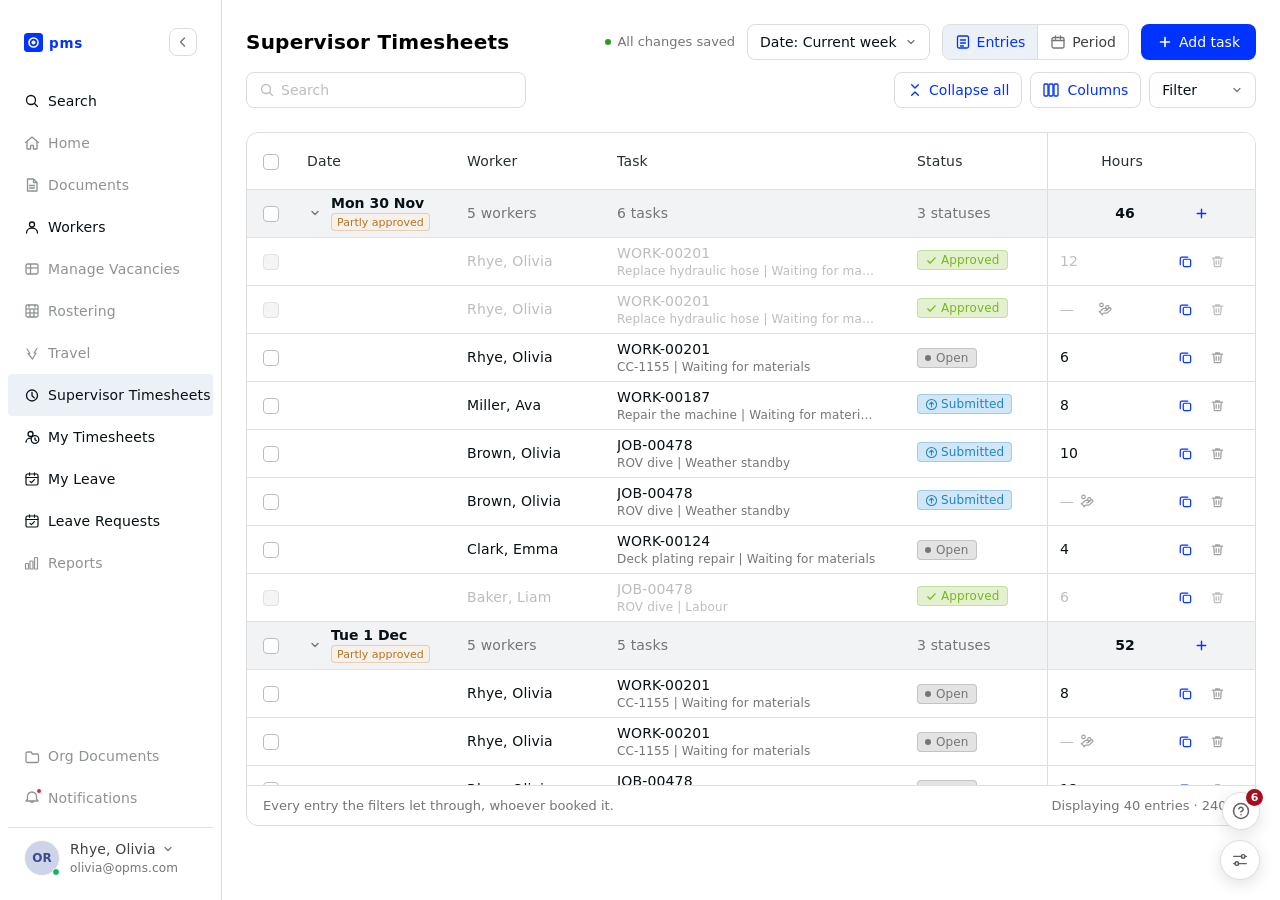
<file: timesheets-flat-entry.html>
<!DOCTYPE html>
<html lang="en">
<head>
<meta charset="UTF-8" />
<meta name="viewport" content="width=device-width, initial-scale=1.0" />
<title>Timesheets — OPMS</title>
<link rel="stylesheet" href="assets/tokens.css" />
<link rel="stylesheet" href="assets/shell.css" />
<style>
  /* ─── Timesheets, flat ───────────────────────────────────────────────
     One screen, one table, one row per entry. The worker's view and the
     supervisor's view are the same table with a different scope, which is
     why they are tabs here rather than two screens. Nothing is nested in
     the data — grouping is chosen per view, up to three levels deep, and
     a column that is grouped on leaves the column list and becomes the
     heading it groups under. */

  .toolbar { display: flex; align-items: center; gap: 12px; margin-bottom: 12px; flex-wrap: wrap; }
  /* The toolbar's own controls are secondary actions, so they read in the
     call-to-action colour rather than as body text. */
  .toolbar .btn-ghost, .toolbar #cols-trigger { color: var(--primary); }
  /* Group by shows a value rather than doing something, so it reads like
     the date picker: black text, a grey caret. */
  .toolbar #gb-trigger { color: var(--text-main); }
  .toolbar .search-wrap { width: 280px; }
  .toolbar-right { display: flex; align-items: center; gap: 8px; margin-left: auto; }

  /* ─── Group by ────────────────────────────────────────────────────
     The order is the nesting, so the chips are a sequence, not a set. */
  /* The trigger says how many fields are grouped on, never which — the
     control then keeps one width whatever is chosen, and the table below
     is already showing the names in its own headings. */
  .gb-wrap { position: relative; display: inline-flex; align-items: center; }
  .gb-trigger {
    display: inline-flex; align-items: center; gap: 8px; height: 36px; padding: 0 12px;
    border-radius: 8px; background: var(--white); border: 1px solid var(--grey-350);
    cursor: pointer; font-family: var(--fs-sans); font-size: 14px; color: var(--text-main);
  }
  .gb-trigger:hover { border-color: var(--border-hover); }
  .gb-wrap.open .gb-trigger { border-color: var(--primary); }
  /* The count keeps its room whether or not it holds anything, and the
     trigger reserves the clear's, so the control never shifts under the
     cursor. */
  #gb-trigger { padding-right: 32px; }
  .is-off { visibility: hidden; pointer-events: none; }
  .gb-count {
    display: inline-flex; align-items: center; justify-content: center;
    min-width: 18px; height: 18px; padding: 0 5px; border-radius: 9px;
    background: var(--primary); color: var(--white);
    font-size: 11px; font-weight: 600; line-height: 18px;
  }
  /* The clear sits over the trigger's right end rather than being a
     second box beside it: the control keeps one unbroken outline whether
     or not there is anything to clear, and one width either way. */
  .gb-clear {
    position: absolute; right: 6px; top: 50%; transform: translateY(-50%);
    display: inline-flex; align-items: center; justify-content: center;
    width: 20px; height: 20px; padding: 0; cursor: pointer; border-radius: 5px;
    border: none; background: none; color: var(--grey-600);
  }
  .gb-clear:hover { color: var(--text-main); background: var(--grey-200); }

  .gb-panel {
    display: none; position: absolute; right: 0; top: calc(100% + 6px); z-index: 300;
    min-width: 230px; padding: 6px; border-radius: 10px;
    background: var(--white); border: 1px solid var(--grey-300); box-shadow: var(--shadow-dropdown);
  }
  .gb-wrap.open .gb-panel { display: block; }
  .gb-head {
    padding: 8px 10px 6px; font-size: 11px; font-weight: 600; letter-spacing: 0.7px;
    text-transform: uppercase; color: var(--grey-600);
  }
  .gb-row {
    display: flex; align-items: center; gap: 10px; width: 100%; padding: 8px 10px;
    border: none; background: none; border-radius: 7px; cursor: pointer;
    font-family: var(--fs-sans); font-size: 14px; color: var(--text-main); text-align: left;
  }
  .gb-row:hover { background: var(--grey-100); }
  .gb-row:disabled { color: var(--grey-400); cursor: default; }
  .gb-row:disabled:hover { background: none; }
  /* An empty slot, not a dead one: an outline until it holds a number. */
  .gb-order {
    width: 20px; height: 20px; flex-shrink: 0; border-radius: 5px;
    display: inline-flex; align-items: center; justify-content: center;
    font-size: 11px; font-weight: 600;
    background: none; border: 1px solid var(--grey-350); color: var(--grey-600);
  }
  .gb-row.on .gb-order { background: var(--primary); border-color: var(--primary); color: var(--white); }
  .gb-row:disabled .gb-order { border-color: var(--grey-300); }
  .gb-foot { padding: 6px 10px 4px; border-top: 1px solid var(--grey-200); margin-top: 4px; }
  .gb-why { padding: 2px 10px 8px; font-size: 12px; line-height: 16px; color: var(--grey-600); }

  /* Columns: a tick each, and a locked one where the table cannot do
     without it — grouped on, or the figure the table adds up. */
  .cb-box {
    width: 16px; height: 16px; flex-shrink: 0; border-radius: 4px;
    border: 1px solid var(--grey-400); background: var(--white);
    display: inline-flex; align-items: center; justify-content: center; color: var(--white);
  }
  .gb-row.on .cb-box { background: var(--primary); border-color: var(--primary); }
  .gb-row:disabled .cb-box { background: var(--grey-350); border-color: var(--grey-350); }
  .gb-row .lock { margin-left: auto; font-size: 12px; color: var(--grey-500); }

  /* ─── Table ───────────────────────────────────────────────────────── */
  /* A classic scrollbar reserves its own lane rather than being drawn
     over the frozen column at the right edge. */
  /* The table takes the height that is there. What was left under it was
     not breathing room, it was rows the supervisor had to scroll for. */
  .table-scroll { overflow: auto; max-height: calc(100vh - 248px); scrollbar-gutter: stable; }
  #grid { width: 100%; border-collapse: collapse; table-layout: fixed; }
  #grid thead th {
    position: sticky; top: 0; z-index: 3; background: var(--white); vertical-align: bottom;
  }
  #grid th, #grid td { white-space: nowrap; overflow: hidden; text-overflow: ellipsis; }
  #grid td { padding: 0 24px 0 16px; font-size: 14px; color: var(--text-main); }
  /* The grouped columns are the ones the headings live in, so they stay
     put while the rest scrolls. */
  #grid th { position: relative; }
  th.col-lead, td.col-lead { position: sticky; z-index: 2; background: inherit; }
  #grid thead th.col-lead { z-index: 4; }
  /* A hairline where the frozen band ends, so the scroll is legible. */
  .sx .col-lead.last::after {
    content: ''; position: absolute; top: 0; bottom: 0; left: 100%; width: 1px;
    background: var(--grey-400); pointer-events: none;
  }
  .sx .col-lead.last { overflow: visible; }
  #grid tbody tr { background: var(--white); height: 48px; }
  #grid tbody tr:hover { background: #fafbfe; }

  th.num, td.num { text-align: right; font-variant-numeric: tabular-nums; }
  /* Hours stays on screen whatever the columns do — it is the number the
     table exists to add up, same as the totals column on the Supervisor
     screen. */
  /* Total and the row's actions are one frozen band at the right edge:
     an action you have to scroll sideways to find is not an action. */
  th.col-hrs, td.col-hrs {
    position: sticky; right: 96px; z-index: 2; background: inherit; padding-right: 16px;
  }
  /* An overlay scrollbar is drawn over the content whatever the gutter
     says, so the button keeps a lane of its own clear of the edge. */
  th.col-act, td.col-act {
    position: sticky; right: 0; z-index: 2; background: inherit;
    padding: 0 20px 0 0; text-align: center; overflow: visible;
  }
  #grid thead th.col-act { z-index: 4; }
  #grid thead th.col-hrs { z-index: 4; }
  td.col-hrs { font-weight: 600; }
  /* An editable cell fills the column, so the column's own side padding
     would be counted twice; the cell carries its own. */
  td.col-hrs:has(.hr-cell) { padding-left: 8px; padding-right: 8px; }
  /* A hairline on its left while there is anything scrolled under it. */
  .sx-right .col-hrs::before {
    content: ''; position: absolute; top: 0; bottom: 0; right: 100%; width: 1px;
    background: var(--grey-400); pointer-events: none;
  }
  .sx-right .col-hrs { overflow: visible; }

  /* ─── Approving ─────────────────────────────────────────────────────
     A worker's day is approved whole — never two tasks out of three — so
     the tick stands for the pair, this worker and this date, whatever
     the table is grouped by. Its column is frozen at the left edge,
     ahead of the heading columns, because a tick you have to scroll back
     to find is not a tick. */
  /* The #grid prefix matters: the table's own cell padding is set with
     one and would otherwise win, leaving this column 4px of room. */
  #grid th.col-pick, #grid td.col-pick {
    position: sticky; left: 0; z-index: 2; background: inherit;
    padding: 0 0 0 16px; overflow: visible; text-overflow: clip;
  }
  #grid thead th.col-pick { z-index: 5; }
  /* An approved day is read, not worked on. The tick replaces the box so
     the row cannot be picked again, and the green is the same one the
     status chips use. */
  .appr-tick { display: inline-flex; color: var(--sec-green); }
  .appr-tick.fin { color: var(--grey-600); }
  /* What a heading's entries come to, beside the heading's own name. */
  .roll-chip {
    display: inline-flex; align-items: center; height: 20px; padding: 0 8px; margin-left: 8px;
    border-radius: var(--radius-xs, 4px); font-size: 12px; font-weight: 500; vertical-align: 1px;
    background: var(--status-yellow-bg); color: var(--sec-amber);
  }
  .roll-chip.all { background: var(--status-green-bg); color: var(--sec-green); }
  /* A light rule round every status chip: on white they were a wash of
     colour with nothing to hold them, and the paler ones disappeared. */
  #grid .status-sec, .roll-chip {
    box-shadow: inset 0 0 0 1px color-mix(in srgb, currentColor 28%, transparent);
  }
  /* The heading columns are narrow, so the chip goes under the name
     rather than beside it — beside it, it pushed the name out. */
  .g-stack { display: inline-flex; flex-direction: column; align-items: flex-start; gap: 2px; min-width: 0; }
  .g-stack .g-name { max-width: 100%; overflow: hidden; text-overflow: ellipsis; }
  .g-stack .roll-chip { margin-left: 0; height: 18px; padding: 0 6px; font-size: 11px; }
  .chk.ghost { pointer-events: none; opacity: .4; }
  /* Approved means settled: the hours cannot be changed any more, so the
     row is drawn the way a locked thing is drawn — greyed, out of the
     way — and the tick in the margin is what says it went through. A
     green row said "good" when what it means is "closed". */
  /* Closed rows say so in their text, not with a fill: a grey band is
     what a parent row looks like, and two kinds of grey row read as one. */
  #grid tbody tr.appr { background: var(--white); }
  #grid tbody tr.appr:hover { background: #fafbfe; }
  #grid tbody tr.appr td { color: var(--grey-600); }
  #grid tbody tr.appr .g-name { color: var(--grey-700); }
  #grid tbody td.col-day.appr { color: var(--grey-600); }
  /* What is picked has to be obvious at a glance — a tick 16px wide is
     not enough to tell you what you are about to approve. The whole row
     takes the tint, and a bar down the left edge groups the rows of one
     day together where the table has them next to each other. */
  #grid tbody tr.picked { background: var(--bg-blue-light); }
  #grid tbody tr.picked:hover { background: var(--bg-blue-dark); }
  #grid tbody tr.picked > td.col-pick::before {
    content: ''; position: absolute; left: 0; top: 0; bottom: 0; width: 3px;
    background: var(--primary);
  }
  #grid tbody tr.picked > td.col-pick { position: sticky; }

  /* ─── Review before approving ───────────────────────────────────── */
  /* Wide, because the whole point is reading a week of somebody's hours
     beside everything attached to them. */
  #rv-modal .modal { max-width: 1400px; max-height: 92vh; }
  .rv-body { display: flex; overflow: hidden; }
  .rv-queue {
    width: 276px; flex-shrink: 0; border-right: 1px solid var(--grey-300);
    display: flex; flex-direction: column; min-height: 0;
  }
  .rv-q-foot { padding: 12px 16px; border-top: 1px solid var(--grey-300); margin-top: auto; }
  .rv-q-foot[hidden] { display: none; }
  .rv-q-foot .btn-primary { width: 100%; }
  .rv-head {
    display: flex; align-items: flex-start; justify-content: space-between;
    gap: 20px; margin-bottom: 4px;
  }
  .rv-head .btn-primary { flex-shrink: 0; }
  .rv-q-head { padding: 14px 16px 8px; font-size: 13px; font-weight: 600; color: var(--grey-700); }
  .rv-q-list { overflow: auto; padding: 0 8px 12px; }
  .rv-q-item {
    display: flex; align-items: center; gap: 8px; width: 100%; text-align: left;
    border: none; background: none; cursor: pointer; padding: 9px 12px; border-radius: 8px;
  }
  .rv-q-item:hover { background: var(--grey-100); }
  .rv-q-item.on { background: var(--bg-blue-light); }
  .rv-q-item .rv-q-txt { min-width: 0; flex: 1; }
  .rv-q-item .t { display: block; font-size: 14px; font-weight: 500; color: var(--text-main); }
  .rv-q-item .s {
    display: block; font-size: 12px; color: var(--grey-600); margin-top: 2px;
    white-space: nowrap; overflow: hidden; text-overflow: ellipsis;
  }
  .rv-q-item.done .t, .rv-q-item.done .s { color: var(--grey-500); }

  /* The last comment must not sit under the footer's edge. */
  .rv-main { flex: 1; overflow: auto; padding: 18px 24px 32px; min-width: 0; }
  .rv-sec-n { font-weight: 400; letter-spacing: 0; text-transform: none; color: var(--grey-500); margin-left: 8px; }
  .rv-who { font-size: 16px; font-weight: 600; color: var(--text-main); }
  .rv-meta { font-size: 13px; color: var(--grey-600); margin-top: 3px; }
  .rv-shared {
    margin: 12px 0 0; padding: 9px 12px; border-radius: 8px;
    background: var(--status-yellow-bg); color: var(--text-main);
    font-size: 13px; line-height: 18px;
  }
  .rv-sec {
    font-size: 12px; font-weight: 600; letter-spacing: .3px; text-transform: uppercase;
    color: var(--grey-600); margin: 22px 0 8px;
  }
  /* The week, laid out the way Period lays it out — tasks down, days
     across — because that is the shape the supervisor already reads. */
  .rv-grid-wrap { overflow-x: auto; }
  .rv-grid { border-collapse: collapse; width: 100%; }
  .rv-grid th, .rv-grid td {
    padding: 9px 10px; font-size: 14px; color: var(--text-main);
    border-bottom: 1px solid var(--grey-200); vertical-align: top;
  }
  .rv-grid thead th {
    font-size: 12px; font-weight: 500; color: var(--grey-600);
    border-bottom: 1px solid var(--grey-300); padding-bottom: 7px; white-space: nowrap;
  }
  .rv-grid .rv-task { text-align: left; padding-left: 0; max-width: 250px; }
  .rv-tn, .rv-ts { display: block; white-space: nowrap; overflow: hidden; text-overflow: ellipsis; }
  /* The site is on the row, not in the heading: a day can run across two
     of them and the hours have to say which is which. */
  .rv-ts { font-size: 12px; color: var(--grey-600); margin-top: 2px; }
  .rv-grid .rv-day.over { color: var(--error); font-weight: 600; }
  .rv-grid .rv-day {
    text-align: right; font-variant-numeric: tabular-nums; white-space: nowrap; min-width: 74px;
  }
  /* Many days scroll sideways; the total they add up to does not. */
  .rv-grid .rv-day:last-child {
    padding-right: 0; position: sticky; right: 0; background: var(--white);
    box-shadow: -8px 0 8px -8px rgba(16, 24, 40, .18);
  }
  .rv-grid .rv-task { position: sticky; left: 0; background: var(--white); z-index: 1; }
  /* A day dropped from the selection stays on screen, greyed — you can
     see what you left out and put it back. */
  .rv-grid .rv-day.off { opacity: .32; }
  .rv-grid thead .rv-day .chk { margin-right: 6px; vertical-align: -3px; }
  .rv-grid thead .rv-day .appr-tick { margin-right: 4px; vertical-align: -3px; }
  .rv-h { display: block; }
  .rv-t { display: block; font-size: 11px; line-height: 14px; color: var(--grey-600); margin-top: 2px; }
  .rv-grid tr.rv-total td { font-weight: 600; border-bottom: none; }
  /* An allowance is a name and, when the site counts them, a number.
     Written out, because that is the whole reason this view exists. */
  .rv-alw, .rv-notes { list-style: none; margin: 0; padding: 0; display: flex; flex-direction: column; gap: 9px; }
  .rv-alw li { display: flex; align-items: baseline; gap: 10px; font-size: 14px; }
  .rv-alw li.off, .rv-notes li.off { opacity: .32; }
  .rv-alw-d {
    flex-shrink: 0; width: 48px; color: var(--grey-600); font-size: 13px;
    font-variant-numeric: tabular-nums;
  }
  .rv-alw-n { font-weight: 500; color: var(--text-main); }
  .rv-alw-q { color: var(--grey-700); font-variant-numeric: tabular-nums; }
  .rv-alw-t { color: var(--grey-500); font-size: 13px; margin-left: auto; min-width: 0;
    white-space: nowrap; overflow: hidden; text-overflow: ellipsis; max-width: 44%; }
  .rv-notes li { display: flex; gap: 10px; font-size: 14px; }
  .rv-note-b { min-width: 0; }
  .rv-note-t {
    display: block; font-size: 12px; color: var(--grey-500);
    white-space: nowrap; overflow: hidden; text-overflow: ellipsis;
  }
  .rv-note-c { display: block; color: var(--text-main); line-height: 20px; margin-top: 1px; }
  .rv-none { margin: 0; font-size: 14px; color: var(--grey-500); }

  /* The bar belongs to the selection, so it is not on screen until there
     is one. It says what is in the selection before the button is
     pressed, which is the whole point of approving from a table: the
     allowances are not written in the cells and cannot be. */
  .sel-bar {
    position: fixed; left: 50%; bottom: 24px; transform: translate(-50%, 16px);
    display: flex; align-items: center; gap: 16px; z-index: 60;
    padding: 10px 12px 10px 20px; border-radius: var(--radius-md, 10px);
    background: var(--white); border: 1px solid var(--grey-350);
    box-shadow: 0 8px 28px rgba(16, 24, 40, .16);
    opacity: 0; pointer-events: none; transition: opacity var(--t-fast), transform var(--t-fast);
  }
  .sel-bar.open { opacity: 1; transform: translate(-50%, 0); pointer-events: auto; }
  .sel-what { font-size: 14px; color: var(--text-main); font-weight: 500; }

  /* No tint on a heading row — the Supervisor screen has none either.
     A heading is told apart by having a value in a column the rows under
     it leave blank, by that value's weight, and by the counts beside it
     being grey. */
  tr.g-row.d1 .g-name { font-weight: 600; }
  tr.g-row.d2 .g-name, tr.g-row.d3 .g-name { font-weight: 500; }
  .g-btn {
    display: inline-flex; align-items: center; gap: 8px; width: 100%; padding: 0;
    border: none; background: none; cursor: pointer; font-family: var(--fs-sans); text-align: left;
  }
  .g-caret {
    width: 16px; height: 16px; flex-shrink: 0; color: var(--grey-600);
    display: inline-flex; align-items: center; justify-content: center;
    transition: transform var(--t-fast);
  }
  tr.collapsed .g-caret { transform: rotate(-90deg); }
  .g-name {
    display: block; font-size: 14px; font-weight: 600; color: var(--text-main);
    overflow: hidden; text-overflow: ellipsis; white-space: nowrap;
  }
  .g-btn .g-name { display: inline; }
  /* A rollup, not a value of that column — so it says what it counts and
     is set in grey, exactly as the counts on the Supervisor screen are.
     The #grid prefix matters: without it the cell colour above wins on
     specificity and the counts come out at full strength. */
  #grid td.g-tally, .g-tally-in { color: var(--grey-600); font-weight: 400; }

  .grid-foot {
    display: flex; align-items: center; gap: 12px; padding: 12px 16px;
    border-top: 1px solid var(--grey-300); font-size: 13px; color: var(--grey-600);
  }
  .grid-foot .count { margin-left: auto; }

  /* Allowance, as on the Supervisor screen: a name, and a chip when there
     is a quantity to put in it. */
  .alw { display: flex; align-items: center; gap: 6px; min-width: 0; }
  .alw-name { overflow: hidden; text-overflow: ellipsis; white-space: nowrap; }
  .alw-q {
    display: inline-flex; align-items: center; justify-content: center; flex-shrink: 0;
    min-width: 20px; height: 18px; padding: 0 6px; border-radius: 5px;
    background: var(--grey-200); color: var(--text-main);
    font-size: 12px; font-weight: 500; font-variant-numeric: tabular-nums;
  }

  .empty { padding: 48px 16px; text-align: center; color: var(--grey-600); font-size: 14px; }

  /* ─── Always editing ──────────────────────────────────────────────
     There is no edit mode in the product: every cell that is still open
     can be typed in, and what is typed is saved as it goes. With Save
     gone, a line in the header saying whether that happened is the only
     reassurance left that the work is somewhere — the same line My
     Timesheets carries. A change that cannot be saved yet says why there
     instead: a new row still being filled in is grey, a day over 24
     hours is red. */
  .save-state {
    display: inline-flex; align-items: center; gap: 6px;
    font-size: 13px; line-height: 18px; color: var(--grey-600); white-space: nowrap;
  }
  .save-state::before {
    content: ''; width: 6px; height: 6px; border-radius: 50%;
    background: var(--success); flex-shrink: 0;
  }
  .save-state[data-state="saving"]::before,
  .save-state[data-state="pending"]::before { background: var(--grey-400); }
  .save-state[data-state="error"] { color: var(--error); }
  .save-state[data-state="error"]::before { background: var(--error); }
  /* The header now carries the save line as well as the page's controls,
     and on a narrow window that is more than one row holds. It wraps
     under the title rather than pushing Add task off the right edge. */
  .page-header { flex-wrap: wrap; row-gap: 12px; }
  .page-header .page-title { white-space: nowrap; }
  .page-header .header-actions { flex-wrap: wrap; row-gap: 8px; }
  .btn-outline {
    height: 36px; padding: 0 16px; border-radius: 8px; cursor: pointer;
    display: inline-flex; align-items: center; gap: 6px;
    background: var(--white); border: 1px solid var(--primary); color: var(--primary);
    font-family: var(--fs-sans); font-size: 14px; font-weight: 500; line-height: 18px;
  }
  .btn-outline:hover { background: var(--bg-blue-light); }

  /* Every number in a cell sits on the same line, whether it is being
     edited or only read. */
  #grid td, #grid th { vertical-align: middle; }
  .hr-cell {
    display: flex; align-items: center; justify-content: flex-end; gap: 6px;
    width: 100%; height: 30px; padding: 0 8px; cursor: pointer;
    font-family: var(--fs-sans); font-size: 14px; color: var(--text-main);
    border: 1px solid var(--grey-350); border-radius: 6px; background: var(--white);
    font-variant-numeric: tabular-nums;
  }
  .hr-cell:hover { border-color: var(--border-hover); }
  .hr-cell:focus { outline: none; border-color: var(--primary); }
  .hr-cell.changed { border-color: var(--primary); background: var(--bg-blue-light); }
  /* A changed cell is still the wrong cell if the day will not hold it,
     so the error is said after the change, not under it. */
  .hr-cell.over, .hr-cell.changed.over { border-color: var(--error); background: #fdf2f3; }
  /* Already submitted or finalised: shown, not offered. */
  .hr-cell.locked, .hr-cell.locked:hover {
    background: var(--grey-100); border-color: var(--grey-300);
    color: var(--grey-600); cursor: default;
  }
  /* A status and an allowance were two grey marks in the same corner of
     the same cell. The status carries the colour its chip carries; the
     allowance stays grey. */
  .hr-st {
    display: inline-flex; align-items: center; flex-shrink: 0; margin-right: auto;
  }
  .hr-st.st-revised   { color: #78b818; }
  .hr-st.st-submitted { color: #1a85cd; }
  .hr-st.st-finalised { color: #289e1a; }
  td.col-day .hr-st { margin-right: 4px; }
  /* The chip carries its own dot already, so the icon replaces it. */
  .status-sec .st-ico { display: inline-flex; align-items: center; margin-right: -2px; }
  .status-sec:has(.st-ico)::before { display: none; }

  .cell-pop {
    display: none; position: fixed; z-index: 500; width: 220px; padding: 12px;
    border-radius: 10px; background: var(--white);
    border: 1px solid var(--grey-300); box-shadow: var(--shadow-dropdown);
  }
  .cell-pop.open { display: block; }
  [hidden] { display: none !important; }

  /* Name first, quantity after, on a grid so the name never resizes. */
  .alw-pick { display: grid; grid-template-columns: 1fr 54px; align-items: center; gap: 6px; }
  .alw-pick select {
    min-width: 0; height: 32px; padding: 0 6px;
    font-family: var(--fs-sans); font-size: 13px; color: var(--text-main);
    border: 1px solid var(--grey-350); border-radius: 6px; background: var(--white);
  }
  .alw-pick select:focus { outline: none; border-color: var(--primary); }
  .alw-qty {
    width: 100%; height: 32px; padding: 0 8px; text-align: right;
    font-family: var(--fs-sans); font-size: 13px; color: var(--text-main);
    border: 1px solid var(--grey-350); border-radius: 6px; background: var(--white);
  }
  .alw-qty:focus { outline: none; border-color: var(--primary); }
  .alw-empty { font-size: 12px; color: var(--grey-600); padding: 2px 0; }
  /* Hours a period site works out for itself: shown, not asked for. */
  #cp-hrow.derived input { background: #fafafa; color: var(--grey-600); cursor: default; }
  /* The same flag Supervisor Timesheets marks an allowance with. */
  .alw-mark {
    display: inline-flex; align-items: center; flex-shrink: 0;
    margin-right: auto; color: var(--grey-500); cursor: pointer; vertical-align: -2px;
  }
  .alw-mark:hover { color: var(--text-main); }
  .hr-cell .alw-mark + .hr-st { margin-right: auto; margin-left: 2px; }
  .hr-cell .alw-mark:has(+ .hr-st) { margin-right: 0; }
  .cp-note { margin: 10px 0 0; font-size: 12px; line-height: 16px; color: var(--grey-600); }
  .cp-row {
    display: flex; align-items: center; justify-content: space-between; gap: 10px; margin-bottom: 8px;
    font-size: 13px; color: var(--grey-700);
  }
  .cp-row input {
    width: 92px; height: 32px; padding: 0 8px; text-align: right;
    font-family: var(--fs-sans); font-size: 14px; color: var(--text-main);
    border: 1px solid var(--grey-350); border-radius: 6px; background: var(--white);
    font-variant-numeric: tabular-nums;
  }
  .cp-row input:focus { outline: none; border-color: var(--primary); }
  .cp-err {
    display: flex; align-items: flex-start; gap: 6px;
    margin: -2px 0 0; font-size: 12px; line-height: 16px; color: var(--error);
  }
  .cp-err svg { flex-shrink: 0; margin-top: 1px; }
  /* A tooltip has to be hung on something that still reports a hover, and
     a disabled button does not. */
  .tip-wrap { display: inline-flex; }
  .cp-sep {
    margin: 10px 0 8px; padding-top: 10px; border-top: 1px solid var(--grey-200);
    font-size: 12px; color: var(--grey-600);
  }
  /* Clear on the left, Done on the right: the one that undoes and the one
     that commits sit at opposite ends of the same line. */
  .cp-foot { display: flex; align-items: center; justify-content: space-between; margin-top: 12px; }
  .cell-input {
    width: 100%; height: 30px; padding: 0 8px;
    font-family: var(--fs-sans); font-size: 14px; color: var(--text-main);
    border: 1px solid var(--grey-350); border-radius: 6px; background: var(--white);
    appearance: none; -webkit-appearance: none;
    background-image: url("data:image/svg+xml,%3Csvg xmlns='http://www.w3.org/2000/svg' width='12' height='12' viewBox='0 0 12 12' fill='none'%3E%3Cpath d='M3 4.5l3 3 3-3' stroke='%23757575' stroke-width='1.3' stroke-linecap='round' stroke-linejoin='round'/%3E%3C/svg%3E");
    background-repeat: no-repeat; background-position: right 8px center; padding-right: 26px;
  }
  .cell-input:focus { outline: none; border-color: var(--primary); }
  .cell-input:disabled { background: var(--grey-100); color: var(--grey-500); }
  /* A cell that is still a question. A task is three fields and the
     column is one, so the cell is a way in rather than three controls
     crushed side by side. */
  .task-pick {
    display: block; width: 100%; height: 30px; line-height: 28px; padding: 0 8px;
    cursor: pointer; text-align: left;
    font-family: var(--fs-sans); font-size: 14px; color: var(--text-main);
    border: 1px solid var(--grey-350); border-radius: 6px; background: var(--white);
    overflow: hidden; white-space: nowrap; text-overflow: ellipsis;
  }
  .task-pick:hover { border-color: var(--border-hover); }
  .task-pick.empty { color: var(--grey-500); }
  /* Nothing is wrong until it is left wrong: a blank on a row being
     added is marked, because Save is held until it is filled. */
  .task-pick.need, .cell-input.need { border-color: var(--error); }
  /* Names, not numbers, so it is wider than the hours editor. */
  .task-pop { width: 280px; }
  .tp-fld { display: block; margin-bottom: 10px; }
  .tp-fld:last-child { margin-bottom: 0; }
  .tp-lab { display: block; margin-bottom: 4px; font-size: 12px; color: var(--grey-600); }
  #tp-done { font-weight: 500; }
  td.col-day, th.col-day { text-align: right; font-variant-numeric: tabular-nums; }
  td.col-day > .cell-empty, td.col-day { line-height: 1; }
  /* A day's total belongs to its date, not to a row of its own: it sits
     in the same cell, parted from the date by a hairline only as wide as
     the figure. The date reads as the label and the figure as the thing
     being checked, so they are not the same size. */
  #grid thead th { vertical-align: middle; }
  .day-head { display: flex; flex-direction: column; align-items: flex-end; gap: 1px; line-height: 16px; }
  .day-head .dnum { font-size: 12px; font-weight: 500; color: var(--grey-600); white-space: nowrap; }
  .day-head .dtot {
    display: flex; align-items: center; justify-content: flex-end; gap: 5px;
    margin-top: 5px; padding-top: 4px; align-self: stretch;
    border-top: 1px solid var(--grey-300);
    font-size: 15px; font-weight: 600; color: var(--text-main);
    font-variant-numeric: tabular-nums;
  }
  .day-head .dtot.over { color: var(--error); }
  .day-head .dtot .hr-st { margin: 0; }
  .day-head .dtot .cell-empty { font-weight: 400; }
  .day-head.is-today .dnum { color: var(--primary); }
  .hr-st.st-draft { color: var(--grey-400); }
  th.col-day.tdy, td.col-day.tdy { background: var(--bg-blue-light); }

  /* A row being added, until it is saved. */
  tr.new-row > td { background: #f3f7ff; }
  tr.new-row:hover > td { background: #eaf1ff; }
  /* Drawn, not hinted: a control that appears under the pointer cannot
     be found by anyone looking for it. */
  .row-act, .row-drop {
    display: inline-flex; align-items: center; justify-content: center;
    width: 30px; height: 30px; cursor: pointer; border-radius: 7px;
    border: 1px solid var(--grey-350); background: var(--white);
    color: var(--grey-600);
  }
  .row-act:hover { border-color: var(--border-hover); color: var(--text-main); background: var(--grey-100); }
  /* Throwing away is the one thing in this column that is not additive. */
  .row-drop:hover { border-color: var(--error); color: var(--error); background: var(--white); }


  /* The row that was just added: findable at a glance, and it fades out
     once it is no longer the newest thing on screen. */
  tr.just-added > td { background: var(--bg-blue-light); }
  tr.just-added > td.col-lead { background: var(--bg-blue-light); }

  body.is-narrow .table-card { overflow-x: auto; }

  /* ═══ The cell, as My Timesheets draws it ═══════════════════════════
     Ported from my-timesheets.html so the two screens are one product:
     the same figure at rest, the same field when it opens, the same
     answers when it is left. The comments there explain each choice at
     length; these say only what is different here. */

  /* The figure takes the left edge, the same edge its date and its
     total take; the marks follow it. */
  #grid th.col-day, #grid td.col-day { text-align: left; padding: 0; position: relative; }
  .day-head { align-items: flex-start; }
  /* The heading sits on the same inset as the figures under it, not on
     the column rule. */
  #grid thead th.col-day { padding: 0 8px 0 13px; }
  .day-head .dtot { justify-content: flex-start; }
  /* Days are columns, so they have rules: a mark near a cell's edge
     belongs to whichever column the eye decides, unless there is one. */
  #grid th.col-day, #grid td.col-day { box-shadow: inset 1px 0 0 var(--grey-200); }
  #grid thead th.col-day, #grid tbody tr.g-row.d1 td.col-day { box-shadow: inset 1px 0 0 var(--grey-300); }
  /* Today, down the whole column: half strength on a task row, full on
     the summary line, so the band reads as one column. */
  th.col-day.tdy { background: #eef3fd; }
  #grid tbody td.col-day.tdy { background: rgba(236, 241, 248, 0.5); }
  #grid tbody tr.g-row.d1 td.col-day.tdy { background: var(--primary-hover-bg); }

  /* The editable hours cell in Entries is the same cell. */
  #grid td.col-edit { padding: 0 8px 0 0; font-weight: 400; }

  /* ─── At rest: a figure, not a box ─────────────────────────────── */
  .hr-view {
    display: flex; align-items: center; gap: 6px;
    width: calc(100% - 8px); height: 30px; margin: 0 4px; padding: 0 8px;
    text-align: left; font-family: var(--fs-sans); font-size: 14px; font-weight: 400;
    color: var(--text-main); font-variant-numeric: tabular-nums;
    border: 1px solid transparent; border-radius: 6px; background: none; cursor: text;
  }
  .hr-view:hover { border-color: var(--grey-300); background: var(--white); }
  .hr-view:focus-visible { outline: none; border-color: var(--primary); }
  .hr-view .cnum { display: inline-flex; align-items: center; gap: 4px; }
  #grid td.col-day .cell-empty, #grid td.col-edit .cell-empty { color: var(--grey-400); }
  /* Closed: shown, not offered. Half strength, no box, and the padlock
     only answers "why not" when it is asked by hovering. */
  .hr-view.locked, .hr-view.locked:hover {
    opacity: 0.5; cursor: default; border-color: transparent; background: none;
  }
  .cm-lock { display: inline-flex; align-items: center; color: var(--grey-600); }
  #grid .cm-lock.is-lock { visibility: hidden; }
  .cm-st { display: inline-flex; align-items: center; }
  .cm-st .hr-st { margin: 0; }
  #grid td:hover .cm-lock.is-lock, #grid tr:hover .cm-lock.is-lock { visibility: visible; }

  /* ─── Open: the field appears where the figure was ─────────────── */
  #grid input.hr-cell {
    display: block; width: calc(100% - 8px); height: 30px; margin: 0 4px; padding: 0 8px;
    text-align: left; font-family: var(--fs-sans); font-size: 14px; font-weight: 400;
    color: var(--text-main); font-variant-numeric: tabular-nums;
    border: 1px solid var(--primary); border-radius: 6px; background: var(--white);
    box-shadow: inset 0 0 0 1px var(--primary); outline: none;
  }
  #grid input.hr-cell::placeholder { color: var(--grey-400); }
  /* Open, and the day will not hold it: red is the one that gets said. */
  #grid input.hr-cell.over { border-color: var(--error); box-shadow: inset 0 0 0 1px var(--error); background: #fdf2f3; }

  /* ─── What the cell comes back as ──────────────────────────────── */
  #grid tbody td.c-load { background: var(--grey-100); }
  #grid tbody td.c-saved { animation: cell-saved 1.5s ease-out 1; }
  @keyframes cell-saved { 0% { background: #e9f5e4; } 100% { background: transparent; } }
  /* Refused because the day will not hold it: the figure stays, red,
     and the cell keeps the wash until somebody changes it. */
  #grid tbody td.c-cap { background: #f5e7e4; }
  #grid tbody td.c-cap .cfig { color: var(--error); }
  #grid tbody td.c-cap:hover { background: var(--white); }
  .hr-spin {
    width: 11px; height: 11px; flex-shrink: 0; border-radius: 50%;
    border: 1.5px solid var(--grey-350); border-top-color: var(--grey-600);
    animation: hr-turn 0.7s linear infinite;
  }
  @keyframes hr-turn { to { transform: rotate(360deg); } }
  /* Said under the field while it is being typed into. */
  .cell-warn {
    position: fixed; z-index: 600; max-width: 260px;
    display: flex; align-items: flex-start; gap: 6px;
    padding: 7px 10px; border-radius: 8px;
    background: #fdf2f3; border: 1px solid var(--error);
    font-size: 12px; line-height: 16px; color: var(--error);
    box-shadow: 0 4px 16px rgba(16, 24, 40, 0.12);
  }
  .cell-warn[hidden] { display: none; }
  .cell-warn svg { flex-shrink: 0; margin-top: 1px; }

  /* ─── Parent rows: the one full-width band in the table ─────────── */
  /* Only the first level is a band. Below it a heading is told apart by
     its weight and its counts, the way the rest of the table already is —
     a band at every level was grey on grey, and read as noise. */
  #grid tbody tr.g-row.d1 { background: #f2f3f5; }
  #grid tbody tr.g-row.d1:hover { background: #eaebee; }
  /* The summary's figures sit in the same slot as the figures under
     them, so the column reads straight down from heading to last task. */
  .sum-fig {
    display: flex; align-items: center; gap: 4px; height: 30px; margin: 0 4px; padding: 0 9px;
    font-variant-numeric: tabular-nums; color: var(--text-main);
  }
  #grid tbody tr.g-row.d1.appr, #grid tbody tr.g-row.d1.appr:hover { background: #f2f3f5; }
  #grid tbody tr.g-row .sum-fig .cell-empty { color: var(--grey-400); }

  /* ─── Child rows: the work order first, what it is under it ─────── */
  .tname { display: block; min-width: 0; }
  .tn-code, .tn-rest { display: block; overflow: hidden; text-overflow: ellipsis; white-space: nowrap; }
  .tn-code { font-weight: 500; color: var(--text-main); line-height: 18px; }
  .tn-rest { margin-top: 1px; font-size: 12px; line-height: 16px; color: var(--grey-600); }
  .tn-sitex { font-weight: 500; color: var(--grey-700); }
  #grid tbody tr.appr .tn-sitex { color: var(--grey-400); }
  #grid tbody tr.appr .tname { opacity: 0.5; }

  /* ─── Review: two rough layouts, to compare ────────────────────── */
  .rvx-head-r { display: flex; align-items: center; gap: 12px; flex-shrink: 0; }
  .rvx-sw { display: inline-flex; padding: 3px; gap: 2px; border: 1px solid var(--grey-350); border-radius: 8px; }
  .rvx-sw button {
    height: 26px; padding: 0 10px; border: none; border-radius: 6px; background: none; cursor: pointer;
    font: 500 13px var(--fs-sans); color: var(--grey-700);
  }
  .rvx-sw button.on { background: var(--bg-blue-light); color: var(--primary); }
  .rvx-sec { margin-top: 22px; }
  .rvx-sec-h { font-size: 13px; color: var(--grey-600); margin-bottom: 8px; }
  .rvx-sec-h b { color: var(--text-main); font-weight: 600; }
  .rvx-gridwrap { overflow-x: auto; border: 1px solid var(--grey-300); border-radius: 8px; }
  .rvx-grid { border-collapse: collapse; width: 100%; table-layout: fixed; }
  .rvx-grid col.c-who { width: 150px; }
  .rvx-grid col.c-tot { width: 116px; }
  .rvx-grid th, .rvx-grid td {
    padding: 8px 10px; vertical-align: top; text-align: left; font-size: 13px;
    border-bottom: 1px solid var(--grey-200); box-shadow: inset 1px 0 0 var(--grey-200);
  }
  .rvx-grid th { font-size: 12px; font-weight: 500; color: var(--grey-600); white-space: nowrap; background: var(--white); }
  .rvx-grid tr:last-child td { border-bottom: none; }
  .rvx-grid .rvx-who { position: sticky; left: 0; z-index: 1; background: var(--white); font-weight: 500; box-shadow: none; }
  .rvx-grid .rvx-tot { font-weight: 600; white-space: nowrap; }
  .rvx-grid td.off { opacity: .45; }
  .rvx-h { font-size: 15px; font-weight: 600; color: var(--text-main); }
  .rvx-of { display: block; font-size: 11px; color: var(--grey-600); margin-top: 1px; }
  .rvx-line { display: flex; justify-content: space-between; gap: 8px; margin-top: 6px; font-size: 12px; color: var(--grey-700); }
  .rvx-code { font-weight: 500; color: var(--text-main); white-space: nowrap; overflow: hidden; text-overflow: ellipsis; }
  .rvx-lh { color: var(--grey-600); font-variant-numeric: tabular-nums; }
  .rvx-tags { display: flex; flex-wrap: wrap; gap: 4px; margin-top: 4px; }
  .rvx-tag {
    display: inline-flex; min-height: 18px; align-items: center; padding: 0 6px; border-radius: 4px;
    font-size: 11px; background: var(--grey-100); color: var(--grey-700);
    box-shadow: inset 0 0 0 1px color-mix(in srgb, currentColor 28%, transparent);
  }
  .rvx-note {
    margin-top: 4px; font-size: 12px; line-height: 16px; color: var(--grey-700); font-style: italic;
    white-space: normal; overflow-wrap: anywhere;
  }
  /* Period review: one worker's week, tasks down the side. */
  .rvp-wrap { margin-top: 0; }
  .rvp-sec { margin-top: 20px; }
  .rvp-sec-h { display: flex; align-items: baseline; gap: 10px; margin-bottom: 8px; }
  .rvp-sec-t { font-size: 14px; font-weight: 600; color: var(--text-main); }
  .rvp-sec-n { font-size: 13px; color: var(--grey-600); }
  /* What the button takes: framed in the primary colour. */
  .rvp-sec-go .rvx-gridwrap { border-color: var(--primary); box-shadow: inset 3px 0 0 var(--primary); }
  /* Context only: a quieter frame and a grey ground, so it never reads
     as part of what is being approved. */
  .rvp-sec-info { margin-top: 28px; padding-top: 20px; border-top: 1px dashed var(--grey-350); }
  .rvp-sec-info .rvp-sec-t { color: var(--grey-700); }
  .rvp-info { background: var(--grey-50, #f8f9fa); }
  .rvp-info .rvp-grid th, .rvp-info .rvp-grid td, .rvp-info .rvp-grid .rvp-task { background: var(--grey-50, #f8f9fa); }
  .rvp-info .rvp-h { font-weight: 500; color: var(--grey-700); }
  .rvp-st .hr-st { margin: 0 2px 0 0; }
  .rvp-grid col.c-task { width: 240px; }
  .rvp-grid .rvp-task {
    position: sticky; left: 0; z-index: 1; background: var(--white); box-shadow: none;
    white-space: normal;
  }
  .rvp-path { font-size: 12px; line-height: 16px; color: var(--grey-600); margin-top: 1px; }
  .rvp-site { font-size: 12px; line-height: 16px; color: var(--grey-600); margin-top: 4px; }
  .rvp-h { font-size: 14px; font-weight: 600; color: var(--text-main); font-variant-numeric: tabular-nums; }
  .rvp-time { font-size: 12px; color: var(--grey-700); margin-top: 2px; font-variant-numeric: tabular-nums; }
  .rvp-st { display: flex; align-items: center; gap: 4px; margin-top: 6px; font-size: 11px; color: var(--grey-600); }
  .rvp-st svg { width: 12px; height: 12px; }
  /* A day column is narrow; a long allowance name wraps inside its tag
     rather than running into the next day. */
  .rvp-grid .rvx-tag { max-width: 100%; white-space: normal; overflow-wrap: anywhere; line-height: 15px; padding-top: 2px; padding-bottom: 2px; }
  .rvp-day.done, .rvp-day.out,
  .rvp-day.done .rvp-h, .rvp-day.out .rvp-h, .rvp-day.done .rvp-time, .rvp-day.out .rvp-time,
  .rvp-day.done .rvx-note, .rvp-day.out .rvx-note, .rvp-day.done .rvx-tag, .rvp-day.out .rvx-tag,
  .rvp-grid tr.done .rvx-code, .rvp-grid tr.done .rvp-path, .rvp-grid tr.done .rvp-site,
  .rvp-grid tr.done .rvx-tot { color: var(--grey-400); }
  .rvp-grid tfoot td {
    background: var(--grey-50, #f8f9fa); font-weight: 600; border-top: 1px solid var(--grey-300);
    border-bottom: none;
  }
  .rvp-grid tfoot .rvp-task { background: var(--grey-50, #f8f9fa); font-size: 13px; }
  .rvx-cards { display: flex; flex-direction: column; gap: 12px; }
  .rvx-card { border: 1px solid var(--grey-300); border-radius: 8px; overflow: hidden; }
  .rvx-card-h {
    display: flex; justify-content: space-between; padding: 10px 14px; background: #f2f3f5;
    font-weight: 600; font-size: 14px;
  }
  .rvx-day { padding: 10px 14px; border-top: 1px solid var(--grey-200); }
  .rvx-day-h { display: flex; justify-content: space-between; align-items: baseline; font-size: 13px; font-weight: 600; margin-bottom: 4px; }
  .rvx-day-h span { display: inline-flex; align-items: baseline; gap: 8px; }
  .rvx-day-h .rvx-of { display: inline; font-weight: 400; }
  .rvx-entry { padding: 6px 0 6px 12px; border-left: 2px solid var(--grey-200); margin-top: 6px; }
  .rvx-entry.off { opacity: .45; }
  .rvx-entry-t { display: flex; gap: 8px; align-items: baseline; font-size: 13px; min-width: 0; }
  .rvx-rest { color: var(--grey-600); font-size: 12px; white-space: nowrap; overflow: hidden; text-overflow: ellipsis; }
  .rvx-entry-n { display: flex; gap: 12px; font-size: 12px; color: var(--grey-600); margin-top: 2px; }
  .rvx-entry-n b { color: var(--text-main); font-weight: 600; margin-left: auto; }

  /* ─── Closed reads as closed ────────────────────────────────────────
     grey-600 was too close to the live text to tell apart at a glance,
     and opacity on a figure gave a different grey on every background.
     One token for everything that can no longer be changed — the row's
     text, its figures, its task name — in the table and in the review.
     The padlock stays a step darker: it is the thing that says why. */
  #grid tbody tr.appr td,
  #grid tbody tr.appr .g-name,
  #grid tbody td.col-day.appr { color: var(--grey-400); }
  .hr-view.locked, .hr-view.locked:hover { opacity: 1; color: var(--grey-400); }
  #grid tbody tr.appr .tname { opacity: 1; }
  #grid tbody tr.appr .tn-code, #grid tbody tr.appr .tn-rest { color: var(--grey-400); }
  .rvx-grid td.off { opacity: 1; }
  .rvx-grid td.off, .rvx-grid td.off .rvx-h, .rvx-grid td.off .rvx-code, .rvx-grid td.off .rvx-lh,
  .rvx-grid td.off .rvx-note, .rvx-grid td.off .rvx-of, .rvx-grid td.off .rvx-tag { color: var(--grey-400); }

  /* ─── Review grid, read rather than worked ──────────────────────── */
  /* Nothing in the review answers to the pointer, so nothing lights up
     under it: a hover says "you can do something here". */
  .rvx-grid tbody tr:hover { background: none; }
  .rv-who { font-size: 18px; }
  /* The second grouping level heads its own table, so it is drawn as a
     heading — the name large, what kind of name it is small beside it. */
  .rvx-sec { margin-top: 28px; }
  .rvx-sec-h { display: flex; align-items: baseline; gap: 8px; margin-bottom: 10px; }
  .rvx-sec-k { font-size: 13px; color: var(--grey-600); }
  .rvx-sec-v { font-size: 16px; font-weight: 600; color: var(--text-main); }
  /* One block per task in a cell, ruled down its left edge so what is
     inside it — its hours, its claims, its note — reads as its own. */
  .rvx-task { margin-top: 8px; padding: 1px 0 1px 8px; border-left: 2px solid var(--grey-300); }
  .rvx-task-h { display: flex; align-items: baseline; justify-content: space-between; gap: 8px; font-size: 12px; }
  .rvx-task .rvx-tags { margin-top: 4px; }
  .rvx-task .rvx-note { margin-top: 3px; }
  .rvx-task.off .rvx-code, .rvx-task.off .rvx-lh, .rvx-task.off .rvx-note, .rvx-task.off .rvx-tag { color: var(--grey-400); }

  /* ─── Bulk line: the toolbar's place, not a floating bar ─────────── */
  .sel-bar, .sel-bar.open {
    position: static; left: auto; bottom: auto; transform: none; z-index: auto;
    box-shadow: none; border: none; background: none; border-radius: 0; padding: 0;
    opacity: 1; pointer-events: auto; transition: none;
  }
  .sel-bar { display: none; align-items: center; gap: 12px; min-height: 40px; margin-bottom: 16px; }
  .sel-bar.open { display: flex; }
  body.has-picked .toolbar { display: none; }
  .sel-n { font-size: 14px; font-weight: 600; color: var(--text-main); }
  .sel-what { font-size: 13px; font-weight: 400; color: var(--grey-600); }
  .sel-bar .btn-text {
    border: none; background: none; cursor: pointer; padding: 0 4px;
    font-family: var(--fs-sans); font-size: 13px; color: var(--grey-700);
  }
  .sel-bar .btn-text:hover { color: var(--text-main); }
  .sel-sp { margin-left: auto; display: flex; align-items: center; gap: 8px; }
  .rvx-tpath { font-size: 11px; line-height: 15px; color: var(--grey-600); margin-top: 1px; }
  .rvx-task.off .rvx-tpath { color: var(--grey-400); }

  /* ─── What is going through, and what is not ─────────────────────── */
  .rvx-task.done, .rvx-task.out { border-left-color: var(--grey-200); }
  .rvx-task.out { border-left-style: dashed; }
  .rvx-task.done .rvx-code, .rvx-task.done .rvx-lh, .rvx-task.done .rvx-tpath, .rvx-task.done .rvx-note, .rvx-task.done .rvx-tag,
  .rvx-task.out .rvx-code, .rvx-task.out .rvx-lh, .rvx-task.out .rvx-tpath, .rvx-task.out .rvx-note, .rvx-task.out .rvx-tag { color: var(--grey-400); }
  .rvx-st { display: flex; align-items: center; gap: 4px; margin-top: 3px; font-size: 11px; color: var(--grey-600); }
  .rvx-st svg { width: 12px; height: 12px; color: var(--sec-green); }
  .rvx-grid .rvx-tot .rvx-of { font-weight: 400; white-space: normal; }

  /* ─── Row actions, as My Timesheets has them ───────────────────────
     Blue, because they act; bare until the row is under the pointer, so
     a column of thirty buttons is not a column of thirty boxes. */
  #grid th.col-act, #grid td.col-act {
    padding: 0 12px 0 0; overflow: visible; text-overflow: clip; text-align: center;
  }
  #grid .row-act {
    width: 28px; height: 28px; border-radius: 6px;
    border: 1px solid transparent; background: none; color: var(--primary);
    transition: border-color var(--t-fast), background var(--t-fast);
  }
  #grid tbody tr:hover .row-act { border-color: var(--grey-350); background: var(--white); }
  #grid .row-act:hover { border-color: var(--primary); background: var(--bg-blue-light); color: var(--primary); }
  #grid .row-act.row-drop { color: var(--grey-500); }
  #grid .row-acts { display: inline-flex; gap: 4px; }
  #grid tbody tr:hover .row-act.row-drop { color: var(--grey-600); }
  #grid .row-act.row-drop:hover { border-color: var(--error); background: var(--white); color: var(--error); }

  /* The frozen band on the right — the total and the actions — is ruled
     off whether or not anything is scrolled under it, so it reads as
     fixed before anybody scrolls to find out. */
  #grid th.col-hrs, #grid td.col-hrs { box-shadow: inset 1px 0 0 var(--grey-350); }
  .sx-right .col-hrs::before { display: none; }

  /* The heading row has one height. Nothing in it wraps, so resizing a
     column cannot push one heading onto two lines and the row with it. */
  #grid thead th { height: 56px; vertical-align: middle; }
  #grid thead .day-head .dnum, #grid thead .day-head .dtot { white-space: nowrap; }

  /* A row that cannot be picked shows a box that cannot be ticked — not
     a mark in its place. A tick where the box should be read as a status
     and left people wondering where the box had gone. */
  .chk.disabled, .chk.disabled:hover {
    background: var(--grey-100); border-color: var(--grey-300); cursor: default; pointer-events: none;
  }

  /* One way to act at a time: while something is picked, Review & approve
     is the button, and Add task steps back. */
  .sel-bar .btn-text { color: var(--primary); font-weight: 500; }
  .sel-bar .btn-text:hover { color: var(--primary-dark, var(--primary)); text-decoration: underline; }

  /* A task name in the review wraps; it is never cut. */
  .rvx-code { white-space: normal; overflow: visible; text-overflow: clip; overflow-wrap: anywhere; }

  #grid .row-act:disabled, #grid tbody tr:hover .row-act:disabled, #grid .row-act:disabled:hover {
    color: var(--grey-400); border-color: transparent; background: none; cursor: default;
  }
</style>
</head>
<body data-module="timesheets">

<div class="page">
  <aside id="shell-sidebar"></aside>

  <main class="main">
    <div class="content">

      <div class="page-header">
        <h1 class="page-title" id="page-title">Timesheets</h1>
        <div class="header-actions">
          <!-- Left to right: whether the work is saved, which period, how it
               is laid out, and the one thing to do — read from the button
               inwards, the order is the order of importance. -->
          <span class="save-state" id="save-state" data-state="idle">All changes saved</span>
          <div class="dd-wrap" id="date-dd">
            <button class="dd-trigger" type="button">
              <span>Date: <span id="date-dd-value">Current week</span></span>
              <svg class="dd-caret" width="12" height="12" viewBox="0 0 12 12" fill="none"><path d="M3 4.5l3 3 3-3" stroke="currentColor" stroke-width="1.2" stroke-linecap="round" stroke-linejoin="round"/></svg>
            </button>
            <div class="dd-panel" id="date-dd-panel"></div>
          </div>
          <div class="seg" id="modeswitch">
            <button class="seg-btn active" type="button" data-mode="list">
              <svg width="16" height="16" viewBox="0 0 16 16" fill="none" aria-hidden="true"><rect x="2.5" y="2" width="11" height="12" rx="1.5" stroke="currentColor" stroke-width="1.3"/><path d="M5.5 6h5M5.5 9h5M5.5 12h3" stroke="currentColor" stroke-width="1.3" stroke-linecap="round"/></svg>
              Entries
            </button>
            <button class="seg-btn" type="button" data-mode="period">
              <svg width="16" height="16" viewBox="0 0 16 16" fill="none" aria-hidden="true"><rect x="2" y="3.5" width="12" height="10.5" rx="1.5" stroke="currentColor" stroke-width="1.3"/><path d="M2 6.5h12M5.5 2v3M10.5 2v3" stroke="currentColor" stroke-width="1.3" stroke-linecap="round"/></svg>
              Period
            </button>
          </div>
          <!-- No Edit, Cancel or Save: cells are typed in where they are and
               saved as they change. What is left in the header is whether
               that worked, and the one thing the table cannot do in place
               — start a task that is not on it yet. -->
          <button class="btn-primary" type="button" id="btn-new-task">
            <svg width="16" height="16" viewBox="0 0 16 16" fill="none"><path d="M8 3.5v9M3.5 8h9" stroke="currentColor" stroke-width="1.6" stroke-linecap="round"/></svg>
            Add task
          </button>
        </div>
      </div>

      <!-- ── Picked, and what to do with it ─────────────────────────────
           The product's bulk pattern, as Leave Requests has it: not a bar
           floating over the table but the toolbar's own line, taken over
           while something is picked and handed back when it is cleared. -->
      <div class="sel-bar" id="sel-bar" role="region" aria-label="Selected entries">
        <span class="sel-n" id="sel-n"></span>
        <span class="sel-what" id="sel-what"></span>
        <button class="btn-text" type="button" id="sel-clear">Clear</button>
        <span class="sel-sp"><button class="btn-primary" type="button" id="sel-approve">Review &amp; approve</button></span>
      </div>

      <div class="toolbar">
        <div class="search-wrap">
          <label class="search-bar">
            <svg class="search-icon" width="16" height="16" viewBox="0 0 16 16" fill="none"><circle cx="7" cy="7" r="4.5" stroke="currentColor" stroke-width="1.3"/><path d="M10.5 10.5l3 3" stroke="currentColor" stroke-width="1.3" stroke-linecap="round"/></svg>
            <input class="search-input-el" id="search" type="text" placeholder="Search" autocomplete="off" />
          </label>
        </div>
        <div class="toolbar-right">
          <button class="btn-ghost" type="button" id="btn-collapse" hidden></button>
          <div class="gb-wrap" id="gb-wrap">
            <button class="gb-trigger" type="button" id="gb-trigger" aria-haspopup="true" aria-expanded="false">
              <span>Group by</span>
              <span class="gb-count is-off" id="gb-count">0</span>
              <svg class="dd-caret" width="12" height="12" viewBox="0 0 12 12" fill="none"><path d="M3 4.5l3 3 3-3" stroke="currentColor" stroke-width="1.2" stroke-linecap="round" stroke-linejoin="round"/></svg>
            </button>
            <button class="gb-clear is-off" type="button" id="gb-clear" aria-label="Clear grouping">
              <svg width="12" height="12" viewBox="0 0 12 12" fill="none"><path d="M3 3l6 6M9 3l-6 6" stroke="currentColor" stroke-width="1.5" stroke-linecap="round"/></svg>
            </button>
            <div class="gb-panel" id="gb-panel"></div>
          </div>
          <div class="gb-wrap" id="cols-wrap">
            <button class="gb-trigger" type="button" id="cols-trigger" aria-haspopup="true" aria-expanded="false">
              <svg width="16" height="16" viewBox="0 0 16 16" fill="none" aria-hidden="true">
                <rect x="1" y="2" width="4" height="12" rx="1" stroke="currentColor" stroke-width="1.3"/>
                <rect x="6" y="2" width="4" height="12" rx="1" stroke="currentColor" stroke-width="1.3"/>
                <rect x="11" y="2" width="4" height="12" rx="1" stroke="currentColor" stroke-width="1.3"/>
              </svg>
              <span>Columns</span>
            </button>
            <div class="gb-panel" id="cols-panel"></div>
          </div>
          <!-- A supervisor opens this screen to find what is waiting on
               them, not to read forty rows from three sites. Status says
               whether the worker has finished with it; Supervisor says
               whose crew it is. -->
          <div class="gb-wrap" id="flt-wrap">
            <button class="gb-trigger" type="button" id="flt-trigger" aria-haspopup="true" aria-expanded="false">
              <span>Filter</span>
              <span class="gb-count is-off" id="flt-count">0</span>
              <svg class="dd-caret" width="12" height="12" viewBox="0 0 12 12" fill="none"><path d="M3 4.5l3 3 3-3" stroke="currentColor" stroke-width="1.2" stroke-linecap="round" stroke-linejoin="round"/></svg>
            </button>
            <button class="gb-clear is-off" type="button" id="flt-clear" aria-label="Clear filters">
              <svg width="12" height="12" viewBox="0 0 12 12" fill="none"><path d="M3 3l6 6M9 3l-6 6" stroke="currentColor" stroke-width="1.5" stroke-linecap="round"/></svg>
            </button>
            <div class="gb-panel" id="flt-panel"></div>
          </div>
        </div>
      </div>

      <div class="table-card">
        <div class="table-scroll">
          <table id="grid">
            <colgroup id="grid-cols"></colgroup>
            <thead id="grid-head"></thead>
            <tbody id="grid-body"></tbody>
          </table>
        </div>
        <div class="grid-foot">
          <span id="grid-note"></span>
          <span class="count" id="grid-count"></span>
        </div>
      </div>

    </div>
  </main>
</div>


<!-- ── Everything in the selection, before any of it is approved ─────
     The table has no room for allowances and never will have: each site
     runs its own set and there can be hundreds of them. So nothing is
     approved from the table. The queue on the left is what was picked,
     the pane on the right is the whole of one worker's day on one site,
     and approving happens there — the same shape as Documents and Leave
     Requests, where the supervisor is made to open the thing first. -->
<div class="modal-backdrop" id="rv-modal" role="dialog" aria-modal="true" aria-labelledby="rv-title">
  <div class="modal">
    <div class="modal-header">
      <div class="modal-heading"><h2 class="modal-title" id="rv-title">Review before approving</h2></div>
      <button class="modal-close" type="button" data-rv-close aria-label="Close">
        <svg width="16" height="16" viewBox="0 0 16 16" fill="none"><path d="M4 4l8 8M12 4l-8 8" stroke="currentColor" stroke-width="1.5" stroke-linecap="round"/></svg>
      </button>
    </div>
    <div class="modal-body rv-body">
      <aside class="rv-queue">
        <div class="rv-q-head" id="rv-q-head"></div>
        <div class="rv-q-list" id="rv-q-list"></div>
        <!-- The whole queue is dealt with from the queue; one person is
             dealt with from that person's own pane. -->
        <div class="rv-q-foot">
          <button class="btn-outline" type="button" id="rv-all">Approve all</button>
        </div>
      </aside>
      <section class="rv-main" id="rv-main"></section>
    </div>
  </div>
</div>

<!-- ── One cell's hours, and the times they came from ─────────────── -->
<!-- Under the field being typed into, while the day will not hold it. -->
<div class="cell-warn" id="cell-warn" role="status" hidden>
  <svg width="13" height="13" viewBox="0 0 16 16" fill="none" aria-hidden="true"><circle cx="8" cy="8" r="6.3" stroke="currentColor" stroke-width="1.3"/><path d="M8 4.6v4.2M8 10.9v.6" stroke="currentColor" stroke-width="1.5" stroke-linecap="round"/></svg>
  <span id="cell-warn-t"></span>
</div>

<div class="cell-pop" id="cell-pop" role="dialog" aria-label="Hours for this day">
  <!-- A site records its time one way or the other, never both: the one
       it does not use is not shown, and the one it derives is read-only. -->
  <div id="cp-times">
    <label class="cp-row"><span>Start</span>
      <input id="cp-s" type="text" inputmode="numeric" placeholder="06:00" autocomplete="off" /></label>
    <label class="cp-row"><span>Finish</span>
      <input id="cp-f" type="text" inputmode="numeric" placeholder="14:00" autocomplete="off" /></label>
  </div>
  <label class="cp-row" id="cp-hrow"><span>Hours</span>
    <input id="cp-h" type="text" inputmode="decimal" autocomplete="off" /></label>
  <!-- One claim for this task on this day, named rather than ticked. -->
  <!-- A day that will not take what was typed says so here, where the
       typing happened, and not only in a message that slides away. -->
  <p class="cp-err" id="cp-err" hidden>
    <svg width="13" height="13" viewBox="0 0 16 16" fill="none" aria-hidden="true"><circle cx="8" cy="8" r="6.3" stroke="currentColor" stroke-width="1.3"/><path d="M8 7.3v4M8 4.8v.9" stroke="currentColor" stroke-width="1.4" stroke-linecap="round"/></svg>
    <span id="cp-err-t"></span>
  </p>
  <div class="cp-sep">allowance claimed for this day</div>
  <div class="cp-alw" id="cp-alw"></div>
  <!-- No Done: the page is in edit mode and Save at the top is the
       commit. What is typed here is kept on the way out. -->
  <div class="cp-foot">
    <button class="btn-text" type="button" id="cp-clear">Clear</button>
  </div>
</div>

<!-- ── What this row is for ─────────────────────────────────────────
     Entries has a column for every answer, so this asks only for the
     task's own fields. Period has one column — the task — so the rest of
     the row is asked here too, beside the cell it belongs to. -->
<div class="cell-pop task-pop" id="task-pop" role="dialog" aria-label="What this row is for">
  <div id="tp-fields"></div>
  <div class="cp-foot">
    <button class="btn-text" type="button" id="tp-clear">Clear</button>
    <button class="btn-text" type="button" id="tp-done">Done</button>
  </div>
</div>

<!-- The By day / By entry switch is gone (19 Nov): By entry is the one
     model now. timesheets-flat.html (By day) is still on disk, unlinked. -->

<script src="assets/shell.js"></script>
<script>
(function () {
  'use strict';
  var el = function (id) { return document.getElementById(id); };

  /* ─── Dates ───────────────────────────────────────────────────────── */
  var MONTHS = ['Jan', 'Feb', 'Mar', 'Apr', 'May', 'Jun', 'Jul', 'Aug', 'Sep', 'Oct', 'Nov', 'Dec'];
  /* A day holds a day. Anything over it is a mistake worth saying so. */
  var DAY_CAP = 24;
  var DOW = ['Sun', 'Mon', 'Tue', 'Wed', 'Thu', 'Fri', 'Sat'];
  function startOfDay(d) { var x = new Date(d.getTime()); x.setHours(0, 0, 0, 0); return x; }
  function addDays(d, n) { var x = new Date(d.getTime()); x.setDate(x.getDate() + n); return x; }
  function iso(d) { return d.getFullYear() + '-' + ('0' + (d.getMonth() + 1)).slice(-2) + '-' + ('0' + d.getDate()).slice(-2); }
  function fromIso(s) { var p = s.split('-'); return new Date(+p[0], +p[1] - 1, +p[2]); }
  function fmtDay(d) { return DOW[d.getDay()] + ' ' + d.getDate() + ' ' + MONTHS[d.getMonth()]; }
  /* Rounded to a tenth before the test: a sum that drifts by a
     billionth of an hour is not a whole number, and would print the
     decimal it is meant to drop. */
  function fmtHours(n) {
    var v = Math.round(n * 10) / 10;
    return v % 1 === 0 ? String(v) : v.toFixed(1);
  }

  var TODAY = startOfDay(new Date());
  function mondayOf(d) { var x = startOfDay(d); return addDays(x, -((x.getDay() + 6) % 7)); }
  var THIS_MON = mondayOf(TODAY);

  /* ─── The data, as one flat table ─────────────────────────────────────
     This is the shape the client is moving to: no timesheet record that
     owns its entries, just entries that each carry their own date, site
     and supervisor. Every grouping on this screen is a view over it. */
  var SITE_FIELDS = {
    'MMA VIGILANT – 360': [
      { name: 'Work Order', values: ['WORK-00123', 'WORK-00124', 'WORK-00187', 'WORK-00201'] },
      { name: 'Task',       values: ['Repair the machine', 'Replace hydraulic hose', 'Weld handrail section', 'Deck plating repair'] },
      { name: 'Type',       values: ['Labour', 'Waiting for materials', 'Equipment breakdown'] }
    ],
    'MMA VIGILANT ROV': [
      { name: 'Job Number', values: ['JOB-00451', 'JOB-00478', 'JOB-00492'] },
      { name: 'Activity',   values: ['ROV dive', 'Deck handling', 'Tooling change'] },
      { name: 'Type',       values: ['Labour', 'Weather standby'] }
    ],
    'SA BHP OLYMPIC DAM': [
      { name: 'Work Order', values: ['WORK-00123', 'WORK-00201'] },
      { name: 'Cost Code',  values: ['CC-1140', 'CC-1155', 'CC-1163'] },
      { name: 'Type',       values: ['Labour', 'Waiting for materials'] }
    ]
  };
  var SITES = Object.keys(SITE_FIELDS);

  /* Each site runs its own allowances, and a claim belongs to one task
     on one day — the same thing a cell is. One per cell. */
  var ALLOWANCES_BY_SITE = {
    'MMA VIGILANT – 360': [
      { name: 'Height Allowance', type: 'amount' },
      { name: 'Rope Allowance',   type: 'amount' },
      { name: 'Crib Break',       type: 'check' },
      { name: 'Breakfast',        type: 'check' }
    ],
    'MMA VIGILANT ROV': [
      { name: 'Dive Allowance',  type: 'amount' },
      { name: 'Offshore Living', type: 'check' },
      { name: 'Crib Break',      type: 'check' }
    ],
    'SA BHP OLYMPIC DAM': [
      { name: 'Travel Allowance', type: 'amount' },
      { name: 'Site Allowance',   type: 'amount' },
      { name: 'Night Shift',      type: 'check' },
      { name: 'Crib Break',       type: 'check' },
      { name: 'Breakfast',        type: 'check' }
    ]
  };
  function allowancesFor(site) { return ALLOWANCES_BY_SITE[site] || []; }

  /* How a site records time, set in its own settings and not up for
     argument on a timesheet. */
  var ENTRY_BY_SITE = {
    'MMA VIGILANT – 360': 'period',
    'MMA VIGILANT ROV':   'period',
    'SA BHP OLYMPIC DAM': 'hours'
  };
  function entryModeFor(site) { return ENTRY_BY_SITE[site] === 'hours' ? 'hours' : 'period'; }
  var SUPS = {
    'MMA VIGILANT – 360': ['Okafor, Grace', 'Halloran, Tom'],
    'MMA VIGILANT ROV':   ['Nair, Priya'],
    'SA BHP OLYMPIC DAM': ['Okafor, Grace', 'Webb, Marcus']
  };
  var PROJECTS = {
    'MMA VIGILANT – 360': ['Vigilant 360 Refit', 'Shutdown Factory XYZ'],
    'MMA VIGILANT ROV':   ['ROV Mobilisation', 'Subsea Survey'],
    'SA BHP OLYMPIC DAM': ['Olympic Dam Expansion', 'Shutdown Factory XYZ']
  };
  var ME = 'Rhye, Olivia';
  var WORKERS = [ME, 'Smith, John', 'Miller, Ava', 'Brown, Olivia', 'Davis, Noah', 'Clark, Emma', 'Baker, Liam'];
  var STATUSES = ['Draft', 'Submitted', 'Revised', 'Finalised'];
  /* Once a supervisor has submitted a day, or it has been finalised, the
     hours on it are no longer anyone's to change. Draft and Revised are
     still in play. */
  var STATUS_META = {
    Draft:     { locked: false, icon: '' },
    Open:      { locked: false, icon: '' },
    Approved:  { locked: true,  icon: '<svg width="13" height="13" viewBox="0 0 16 16" fill="none"><path d="M3.5 8.4l2.9 2.9 6.1-6.6" stroke="currentColor" stroke-width="1.6" stroke-linecap="round" stroke-linejoin="round"/></svg>' },
    Revised:   { locked: false, icon: '<svg width="13" height="13" viewBox="0 0 16 16" fill="none"><path d="M11.2 2.8l2 2L6 12H4v-2l7.2-7.2z" stroke="currentColor" stroke-width="1.3" stroke-linejoin="round"/></svg>' },
    Submitted: { locked: true,  icon: '<svg width="13" height="13" viewBox="0 0 16 16" fill="none"><circle cx="8" cy="8" r="6.2" stroke="currentColor" stroke-width="1.3"/><path d="M8 11V5M5.5 7.5L8 5l2.5 2.5" stroke="currentColor" stroke-width="1.3" stroke-linecap="round" stroke-linejoin="round"/></svg>' },
    Finalised: { locked: true,  icon: '<svg width="13" height="13" viewBox="0 0 16 16" fill="none"><rect x="3" y="7" width="10" height="6.5" rx="1.3" stroke="currentColor" stroke-width="1.3"/><path d="M5.5 7V5.2a2.5 2.5 0 015 0V7" stroke="currentColor" stroke-width="1.3" stroke-linecap="round"/></svg>' }
  };
  /* The same colours the Supervisor screen uses, so a status reads the
     same whichever structure it is on. */
  var STATUS_COLOR = { Draft: 'grey', Submitted: 'blue', Revised: 'lime', Finalised: 'green',
    Open: 'grey', Approved: 'lime' };
  function statusChip(st) {
    var m = STATUS_META[st] || STATUS_META.Draft;
    return '<span class="status-sec status-sec-' + (STATUS_COLOR[st] || 'grey') + '">' +
      (m.icon ? '<span class="st-ico">' + m.icon + '</span>' : '') +
      Shell.highlight(st, state.q) + '</span>';
  }
  function statusOf(e) { return STATUS_META[e.status] || STATUS_META.Draft; }
  /* Who may type is read off the entry's state, not off a page mode.
     The worker stops at Submitted; the supervisor keeps going until the
     entry is approved or finalised. */
  function isLocked(e) {
    var s = entryState(e);
    if (s === 'Approved' || s === 'Finalised') return true;
    return state.tab === 'mine' && s === 'Submitted';
  }
  var ALLOWANCES = [
    { name: 'Rope Allowance',   type: 'amount' },
    { name: 'Height Allowance', type: 'amount' },
    { name: 'Travel Allowance', type: 'amount' },
    { name: 'Breakfast',        type: 'check' },
    { name: 'Crib Break',       type: 'check' }
  ];

  /* What a worker writes against a line when the hours alone do not tell
     the story. The approver reads these before saying yes, which is why
     they cannot live only in a tooltip on a 92px cell. */
  var COMMENTS = [
    'Crane was down most of the morning, waited on the fitter.',
    'Stayed back to finish the tie-in before nightshift.',
    'Swapped onto the ROV job after smoko.',
    'Called out early — travel claimed separately.',
    'Doubled up with day shift on the shutdown.'
  ];

  var ENTRIES = (function () {
    var out = [], n = 0;
    function pick(pool, i) { return pool[Math.abs(i) % pool.length]; }
    function plusHours(t, h) {
      var p = t.split(':'), m = (+p[0]) * 60 + (+p[1]) + Math.round(h * 60);
      return pad2(Math.floor(m / 60) % 24) + ':' + pad2(m % 60);
    }

    for (var d = -9; d <= 4; d++) {
      var day = addDays(THIS_MON, d);
      if (day.getDay() === 0 || day.getDay() === 6) continue;
      for (var w = 0; w < WORKERS.length; w++) {
        var who = WORKERS[w];
        /* Everybody books most days; the worker whose screen this also is
           books every one of them, so her tab is never empty. */
        if (who !== ME && (n + w + d) % 3 === 0) { n++; continue; }

        var lines = 1 + ((n + w) % 2);
        for (var a = 0; a < lines; a++) {
          var site = pick(SITES, n + a);
          var fields = SITE_FIELDS[site];
          var levels = fields.map(function (f, i) { return pick(f.values, n + a + i * 2); });
          var hrs = [4, 6, 8, 10, 12][(n + a) % 5];
          var periodSite = entryModeFor(site) === 'period';
          var shiftStart = ['06:00', '07:00', '05:30', '08:00'][(n + a) % 4];

          out.push({
            id: 'e' + out.length,
            date: iso(day),
            site: site,
            sup: pick(SUPS[site], n + a),
            worker: who,
            project: pick(PROJECTS[site], n + a),
            task: levels.join(' | '),
            status: pick(STATUSES, Math.floor((n + d) / 2)),
            allowances: [],
            /* Some sites book a start and a finish and derive the hours;
               others book the hours straight. Both shapes have to be on
               screen, because the approver meets both. */
            start: periodSite ? shiftStart : '',
            finish: periodSite ? plusHours(shiftStart, hrs) : '',
            /* A line the worker wanted to say something about. Not every
               line has one, which is the point. */
            comment: (n + a) % 5 === 2 ? pick(COMMENTS, n + a + d) : '',
            hours: hrs
          });
          n++;

          /* An allowance is claimed against work already done, on a line
             of its own with no hours — the same rule as the other screen. */
          if ((n + a) % 4 === 0) {
            var alw = pick(ALLOWANCES, n + a);
            var host = out[out.length - 1];
            out.push({
              id: 'e' + out.length,
              date: host.date, site: host.site, sup: host.sup, worker: host.worker,
              project: host.project, task: host.task, status: host.status,
              allowances: [{ name: alw.name, type: alw.type, qty: alw.type === 'amount' ? 1 + (n % 3) : null }],
              start: '', finish: '', hours: ''
            });
          }
        }
      }
    }
    return out;
  })();

  /* ─── Columns ─────────────────────────────────────────────────────
     Every field is both a column and something you can group on. Group
     on it and it leaves the table, because the heading above the rows is
     already saying it. */
  /* Worker and Status come straight after the date on this page: the
     approval model is about whose time it is and what state it is in,
     and both were off the right-hand edge where nobody saw them. */
  var FIELDS = [
    { k: 'date',    label: 'Date',       w: 160, group: true,  get: function (e) { return fmtDay(fromIso(e.date)); } },
    { k: 'worker',  label: 'Worker',     w: 150, group: true,  get: function (e) { return e.worker; } },
    /* The task is what a supervisor reads a line by; at the far end it
       sat under the frozen Hours on a laptop screen (review, 19 Nov). */
    { k: 'task',    label: 'Task',       w: 300, group: true,  get: function (e) { return e.task; } },
    { k: 'status',  label: 'Status',     w: 160, group: true,  get: function (e) { return entryState(e); } },
    { k: 'site',    label: 'Site',       w: 215, group: true,  get: function (e) { return e.site; } },
    { k: 'sup',     label: 'Supervisor', w: 175, group: true,  get: function (e) { return e.sup; } },
    { k: 'project', label: 'Project',    w: 210, group: true,  get: function (e) { return e.project; } },
    { k: 'times',   label: 'Start - Finish', w: 140, group: false,
      get: function (e) { return e.start && e.finish ? e.start + ' - ' + e.finish : ''; } },
    { k: 'allow',   label: 'Allowance',  w: 200, group: false, get: function (e) { return allowText(e); } },
    { k: 'hours',   label: 'Hours',      w: 112,  group: false, num: true, get: function (e) { return e.hours === '' ? '' : fmtHours(e.hours); } }
  ];
  function field(k) { return FIELDS.filter(function (f) { return f.k === k; })[0]; }
  /* A column cannot be dragged below what its own content needs. */
  var MIN_W = { date: 120, site: 140, sup: 130, worker: 120, project: 130,
                status: 120, task: 160, times: 120, allow: 140, hours: 96 };

  function allowText(e) {
    return (e.allowances || []).map(function (x) {
      return x.type === 'amount' ? x.name + ' ' + x.qty : x.name;
    }).join(' · ');
  }
  function allowHtml(e) {
    if (!e.allowances.length) return '<span class="cell-empty">&mdash;</span>';
    return e.allowances.map(function (x) {
      return '<span class="alw"><span class="alw-name">' + Shell.highlight(x.name, state.q) + '</span>' +
        (x.type === 'amount' ? '<span class="alw-q">' + x.qty + '</span>' : '') + '</span>';
    }).join('');
  }

  /* Two screens, one file: the hash picks which, so the sidebar can carry
     them as two entries the way the current structure does. */
  var MINE = location.hash === '#mine';
  /* The supervisor's side of this page is what Supervisor Timesheets opens
     by default, so it answers to that menu item — and, with it, keeps the
     sidebar on the structure whose My Timesheets is the current one. */
  document.body.setAttribute('data-module', MINE ? 'mytsflat' : 'timesheets');
  document.title = (MINE ? 'My Timesheets' : 'Supervisor Timesheets') + ' — OPMS';
  el('page-title').textContent = MINE ? 'My Timesheets' : 'Supervisor Timesheets';
  window.addEventListener('hashchange', function () { location.reload(); });

  /* Two levels: the first is the list in the review dialog, the second
     splits its pane. A third had nowhere to go. */
  var MAX_GROUPS = 2;
  var state = {
    tab: MINE ? 'mine' : 'team',
    mode: 'list',
    q: '',
    range: 'week',
    editing: true,                       // always: there is no edit mode
    /* Nothing is grouped to begin with — the table is a flat list until
       somebody asks for it to be otherwise. */
    groups: { mine: [], team: [] },
    /* Empty means every value, the way a filter with nothing ticked
       always does. */
    filters: { status: Object.create(null), sup: Object.create(null) }
  };
  var collapsed = Object.create(null);
  var draft = Object.create(null);   // 'entryId|date' -> hours typed and not yet saved
  var pending = [];        // rows added but not yet saved
  var justAdded = null;    // the row added last, so it can be found
  var addedOn = null;      // and the day it was added to

  /* Period turns the date into the columns, so it cannot also be a
     grouping — the days are already across the top. */
  /* ─── Group by, parked ─────────────────────────────────────────────
     19 Nov: each view groups one fixed way, and the Group by control is
     hidden. Entries by date — in a list of lines the date is just a
     number in a row, the heading makes it visible. Period by worker — the
     week is approved one worker at a time. Set GROUP_BY_UI to true to
     bring the control (and free grouping) back exactly as it was. */
  var GROUP_BY_UI = false;
  var FIXED_GROUPS = { list: ['date'], period: ['worker'] };

  function activeGroups() {
    if (!GROUP_BY_UI) {
      var fx = FIXED_GROUPS[state.mode] || [];
      /* The worker's own tab has one worker: no heading for it. */
      return state.tab === 'mine' ? fx.filter(function (k) { return k !== 'worker'; }) : fx;
    }
    var g = state.groups[state.tab];
    return state.mode === 'period' ? g.filter(function (k) { return k !== 'date'; }) : g;
  }

  /* The days the Period view spreads across. */
  function days() {
    var b = bounds();
    var from, to;
    if (b) { from = fromIso(b.from); to = fromIso(b.to); }
    else {
      var all = ENTRIES.map(function (e) { return e.date; }).sort();
      from = fromIso(all[0]); to = fromIso(all[all.length - 1]);
    }
    var out = [], cur = new Date(from.getTime());
    while (cur <= to && out.length < 60) { out.push(new Date(cur.getTime())); cur.setDate(cur.getDate() + 1); }
    return out;
  }

  function anyOn(o) { for (var k in o) { if (o[k]) return true; } return false; }

  function groups() { return activeGroups(); }
  /* The worker's own tab has one worker in it, so grouping on worker
     would make a heading per row and say nothing. */
  function groupable() {
    return FIELDS.filter(function (f) {
      if (state.mode === 'period' && f.k === 'date') return false;
      return f.group && !(state.tab === 'mine' && f.k === 'worker');
    });
  }
  /* Grouping does not take a field out of the table — it moves it to the
     front and turns it into the column the headings live in, which is how
     the Supervisor screen has always done it. The columns in group order
     come first; everything else follows. */
  function leadCols() { return groups().map(field); }
  var hidden = Object.create(null);
  /* Grouped on, or the figure the table adds up — either way the table
     cannot be asked to drop it. */
  function locked(k) { return k === 'hours' || groups().indexOf(k) !== -1; }
  function hideable() {
    return FIELDS.filter(function (f) { return !(state.tab === 'mine' && f.k === 'worker'); });
  }
  function restCols() {
    var g = groups();
    return FIELDS.filter(function (f) {
      if (g.indexOf(f.k) !== -1) return false;
      if (hidden[f.k] && !locked(f.k)) return false;
      return !(state.tab === 'mine' && f.k === 'worker');
    });
  }
  function columns() { return leadCols().concat(restCols()); }

  /* What a parent row says in a column it is not the heading for: how many
     different values sit underneath it. The number alone would read as a
     value of that column, so it carries its noun. */
  var COUNTABLE = {
    date:    ['day', 'days'],
    site:    ['site', 'sites'],
    sup:     ['supervisor', 'supervisors'],
    worker:  ['worker', 'workers'],
    project: ['project', 'projects'],
    status:  ['status', 'statuses'],
    task:    ['task', 'tasks']
  };
  function tally(list, f) {
    var seen = Object.create(null), n = 0;
    list.forEach(function (e) {
      var v = f.get(e);
      if (!v || seen[v]) return;
      seen[v] = true; n++;
    });
    if (!n) return '';
    var noun = COUNTABLE[f.k];
    return n + ' ' + noun[n === 1 ? 0 : 1];
  }
  function allowTally(list) {
    var seen = Object.create(null), n = 0;
    list.forEach(function (e) {
      (e.allowances || []).forEach(function (a) { if (!seen[a.name]) { seen[a.name] = true; n++; } });
    });
    return n ? n + ' allowance' + (n === 1 ? '' : 's') : '';
  }

  /* ─── Scope ───────────────────────────────────────────────────────── */
  function weekBounds(n) {
    var m = addDays(mondayOf(TODAY), -7 * n);
    return { from: iso(m), to: iso(addDays(m, 6)) };
  }
  function bounds() {
    if (state.range === 'week') return weekBounds(0);
    if (state.range === 'lastweek') return weekBounds(1);
    return null;
  }
  function rows() {
    var b = bounds(), q = state.q.toLowerCase();
    return ENTRIES.concat(pending).filter(function (e) {
      /* A row being added is on screen because it was just added, not
         because it matched anything — half of it is still blank. */
      if (e.isNew) return true;
      if (state.tab === 'mine' && e.worker !== ME) return false;
      if (b && (e.date < b.from || e.date > b.to)) return false;
      if (anyOn(state.filters.status) && !state.filters.status[entryState(e)]) return false;
      if (anyOn(state.filters.sup) && !state.filters.sup[e.sup]) return false;
      if (!q) return true;
      return columns().concat(groups().map(field)).some(function (f) {
        return String(f.get(e)).toLowerCase().indexOf(q) !== -1;
      });
    });
  }

  /* ─── Grouping ──────────────────────────────────────────────────────
     A level per grouped field, in the order they were picked. A heading
     row carries its own field's value in its own column; the columns for
     the fields above it stay blank, because those rows are already on
     screen above, and the columns for the fields below it carry how many
     different values are coming — so a site row says "2 supervisors"
     before the two supervisor rows arrive. */
  function nest(list, keys) {
    if (!keys.length) return null;
    var f = field(keys[0]), order = [], by = Object.create(null);
    list.forEach(function (e) {
      var v = f.get(e) || '—';
      if (!by[v]) { by[v] = []; order.push(v); }
      by[v].push(e);
    });
    /* Dates go in calendar order, not by their label — "Fri 20" came
       before "Mon 16" alphabetically. */
    if (keys[0] === 'date') order.sort(function (a, b) { return by[a][0].date < by[b][0].date ? -1 : 1; });
    else order.sort();
    return order.map(function (v) {
      return { name: v, rows: by[v], kids: nest(by[v], keys.slice(1)) };
    });
  }
  function sumOf(list) {
    return list.reduce(function (n, e) { return n + (Number(hoursOf(e)) || 0); }, 0);
  }

  /* ─── Approving: by entry ───────────────────────────────────────────
     The second of two approval models, compared side by side (the tabs
     above the toolbar). timesheets-flat.html approves a worker's whole
     day. This page approves entries — one task, one site, one day — and
     works out everything above them:

       Timesheet  worker + period   what the worker submits, payroll finalises
         Day      worker + date     where the 24-hour rule lives
           Entry  task + site       what a supervisor approves

     A day or a timesheet is never approved as such. Its state is read
     off its entries: none, some or all of them approved.

     Splitting a day does not break the 24-hour rule. The rule is checked
     where hours are typed, against the whole day — `workerDayTotal` sums
     every site — and approved hours still count towards it. Nothing typed
     later can push a day over, however much of it is already locked.

     So every grouping is honest: whatever the rows are grouped by, a tick
     picks the entries under it and nothing else. Group by Supervisor and
     tick one, and that supervisor's lines go through, not the other's. */
  var approved = Object.create(null);   // entry id
  var picked = Object.create(null);
  var pickSets = [];                    // rebuilt each render, so a heading can carry its own rows
  var PICK_W = 44;                      // the tick column, ahead of the frozen heading columns

  function keyOf(e) { return e.id; }
  function isApproved(e) { return approved[e.id] === true; }

  /* The state an entry is in. There is no edit mode in the product, so
     whether a cell can be typed in is read off this and nothing else:

       Open       the worker types, the supervisor types
       Submitted  the worker is done; the supervisor can still correct
       Approved   the supervisor said yes; nobody types
       Finalised  payroll closed it; nobody types, approval stays          */
  /* Finalised is shown as Approved for now: how the two differ is a
     question for Stijn, and two closed states on one screen read as one
     too many. */
  var STATE_ORDER = ['Open', 'Submitted', 'Approved'];
  function entryState(e) {
    if (e.status === 'Finalised' || approved[e.id]) return 'Approved';
    if (e.status === 'Submitted') return 'Submitted';
    return 'Open';                       // Draft and Revised are still the worker's
  }
  function isClosed(e) { return entryState(e) === 'Approved'; }

  /* A row still being added has nothing to approve yet, and a closed one
     is out of the running. */
  function unitsIn(list) {
    var out = [];
    list.forEach(function (e) {
      if (e.isNew || isClosed(e)) return;
      out.push({ key: e.id, worker: e.worker, date: e.date, site: e.site, e: e });
    });
    return out;
  }
  function selected() {
    return unitsIn(rows()).filter(function (u) { return picked[u.key] === true; });
  }

  /* none / some / all, for the box a row carries. */
  function pickState(list) {
    var all = unitsIn(list);
    if (!all.length) return 'none';
    var on = all.filter(function (u) { return picked[u.key] === true; }).length;
    return !on ? 'none' : on === all.length ? 'all' : 'some';
  }
  function setPick(list, on) {
    unitsIn(list).forEach(function (u) { picked[u.key] = on; });
  }
  function clearPick() { picked = Object.create(null); }

  var ICO_TICK = '<svg width="15" height="15" viewBox="0 0 16 16" fill="none" aria-hidden="true">' +
    '<path d="M3.5 8.4l2.9 2.9 6.1-6.6" stroke="currentColor" stroke-width="1.7" stroke-linecap="round" stroke-linejoin="round"/></svg>';
  var ICO_LOCK = '<svg width="14" height="14" viewBox="0 0 16 16" fill="none" aria-hidden="true">' +
    '<rect x="3" y="7" width="10" height="6.5" rx="1.3" stroke="currentColor" stroke-width="1.3"/>' +
    '<path d="M5.5 7V5.2a2.5 2.5 0 015 0V7" stroke="currentColor" stroke-width="1.3" stroke-linecap="round"/></svg>';

  function chkHtml(st, attrs) {
    return '<span class="chk' + (st === 'all' ? ' checked' : st === 'some' ? ' indeterminate' : '') +
      '" role="checkbox" tabindex="0" aria-checked="' +
      (st === 'all' ? 'true' : st === 'some' ? 'mixed' : 'false') + '" ' + (attrs || '') + '></span>';
  }
  /* A heading cannot name its rows in an attribute without writing them
     all out, so the render keeps them and the row carries the index. */
  function setRef(list) { pickSets.push(list); return pickSets.length - 1; }

  /* Everything under this row closed? Then there is nothing to tick, and
     the margin says why: a tick for approved, a lock for finalised. */
  function allClosed(list) {
    var n = 0, shut = 0;
    list.forEach(function (e) { if (e.isNew) return; n++; if (isClosed(e)) shut++; });
    return n > 0 && n === shut;
  }
  function closedCell() {
    return '<td class="col-pick"><span class="chk disabled" aria-disabled="true"></span></td>';
  }
  function pickCellFor(list) {
    if (allClosed(list)) return closedCell(list);
    return '<td class="col-pick">' + chkHtml(pickState(list), 'data-pickset="' + setRef(list) + '"') + '</td>';
  }

  /* What a heading row says about the entries under it. A count under the
     name ("2 of 5") left the reader asking 2 of 5 what — so the chip says
     only how far along the group is, and the count, with its noun, is on
     hover. Only the top level carries it: one chip per group is the
     answer, a chip on every heading is a column of them to read past.
     Nothing until something is approved — "Open" everywhere is noise. */
  /* Counted over the whole group in the period, not over the rows the
     filters let through: under a supervisor filter a worker read
     "Approved" while their lines on another site were still open. */
  function rollChip(list, depth, name) {
    if (depth && depth !== 1) return '';
    var scope = list;
    if (name != null && groups().length) {
      var f = field(groups()[0]), b = bounds();
      scope = ENTRIES.filter(function (e) {
        if (b && (e.date < b.from || e.date > b.to)) return false;
        if (state.tab === 'mine' && e.worker !== ME) return false;
        return (f.get(e) || '\u2014') === name;
      });
    }
    var n = 0, done = 0;
    scope.forEach(function (e) { if (e.isNew) return; n++; if (isClosed(e)) done++; });
    if (!n || !done) return '';
    var tip = done + ' of ' + n + ' entr' + (n === 1 ? 'y' : 'ies') + ' approved';
    return done === n
      ? '<span class="roll-chip all" data-tip="' + tip + '">Approved</span>'
      : '<span class="roll-chip" data-tip="' + tip + '">Partly approved</span>';
  }

  /* Approving closes the hours at once, so one wrong click must be
     takeable back — from the message that says it happened, because by
     then the rows it closed may be scrolled away or folded. */
  function approveUnits(us) {
    if (!us.length) return;
    var who = Object.create(null), keys = [], hrs = 0;
    us.forEach(function (u) {
      approved[u.key] = true; who[u.worker] = 1; delete picked[u.key];
      keys.push(u.key); hrs += Number(hoursOf(u.e)) || 0;
    });
    var names = Object.keys(who);
    render();
    Shell.snackbar('Approved ' + fmtHours(hrs) + ' h for ' +
      (names.length === 1 ? names[0] : names.length + ' workers') + '.', {
      ms: 6000,
      action: { label: 'Undo', onClick: function () {
        keys.forEach(function (k) { delete approved[k]; });
        render();
        if (el('rv-modal').classList.contains('open')) rvRender();
        Shell.snackbar('Approval undone.');
      } }
    });
  }

  /* ─── Review before approving ───────────────────────────────────────
     The queue is one item per worker. The pane beside it is the Period
     view of what was picked for them: tasks down the side with their
     site, days across, hours where they meet. Underneath, written out,
     what the table has no room for: allowances and comments.

     Because a day can now be approved in part, the total row says both
     figures — the hours being approved, and the whole day they sit in —
     so nobody approves half a day without seeing that it is half. */
  var rvSheets = [], rvAt = 0;

  function rvOn(u) { return !isClosed(u.e); }
  function rvLive(sheet) { return sheet.units.filter(rvOn); }

  /* The queue follows how the table is grouped: the first level is the
     list on the left, the second splits the pane on the right. With no
     grouping the queue is by worker. Whatever the levels are, a row
     inside is always one worker — their day is what the 24-hour rule,
     the allowances and the comments are about. */
  function rvLevels() {
    var g = groups();
    return { first: field(g[0] || 'worker'), second: g[1] ? field(g[1]) : null };
  }

  function rvOpen() {
    var sel = selected();
    if (!sel.length) return;
    var f1 = rvLevels().first, by = Object.create(null), order = [];
    sel.forEach(function (u) {
      var k = f1.get(u.e) || '—';
      if (!by[k]) { by[k] = { key: k, label: k, units: [] }; order.push(k); }
      by[k].units.push(u);
    });
    if (f1.k === 'date') order.sort(function (a, b) { return by[a].units[0].e.date < by[b].units[0].e.date ? -1 : 1; });
    else order.sort();
    rvSheets = order.map(function (k) { return by[k]; });
    rvAt = 0;
    el('rv-modal').classList.add('open');
    rvRender();
  }
  function rvClose() { el('rv-modal').classList.remove('open'); }

  function rvDistinct(list, f) {
    var seen = Object.create(null), out = [];
    list.forEach(function (x) { var v = f(x); if (v && !seen[v]) { seen[v] = true; out.push(v); } });
    return out.sort();
  }
  function rvDay(d) { var x = fromIso(d); return DOW[x.getDay()] + ' ' + x.getDate(); }
  function rvAlw(e) {
    return (e.allowances || []).map(function (a) {
      return '<span class="rvx-tag">' + Shell.esc(a.name) +
        (a.qty != null ? ' × ' + a.qty : '') + '</span>';
    }).join('');
  }
  function rvCode(e) { return String(e.task || '').split(' | ')[0]; }
  function rvRest(e) { return String(e.task || '').split(' | ').slice(1).join(' | '); }
  function rvHours(list) {
    return list.reduce(function (n, e) { return n + (Number(hoursOf(e)) || 0); }, 0);
  }
  /* The day the 24-hour rule watches is the worker's whole day, every
     site — so when this slice is only part of it, the rest is said. */
  function rvOf(worker, d, mine) {
    var whole = workerDayTotal(worker, d);
    return whole > mine ? '<span class="rvx-of">of ' + fmtHours(whole) + ' h that day</span>' : '';
  }

  /* ─── The week as a grid, the detail inside each cell ─────────────
     Every section of one review shares one set of day columns at one
     width, so a column reads straight down through all of them — two
     tables of different days under each other did not line up. */
  /* `inSel` is the set of entry ids being approved. The grid shows the
     whole week of the workers involved, not only what was picked — the
     question the dialog has to answer is "what am I approving, out of
     what" — so every task block says which of three it is: going
     through now, already approved, or left out of this approval. */
  function rvGrid(entries, dates, inSel) {
    var who = rvDistinct(entries, function (e) { return e.worker; });
    return '<div class="rvx-gridwrap"><table class="rvx-grid"><colgroup><col class="c-who" />' +
      dates.map(function () { return '<col class="c-day" />'; }).join('') + '<col class="c-tot" /></colgroup>' +
      '<thead><tr><th class="rvx-who">Worker</th>' +
      dates.map(function (d) { return '<th>' + rvDay(d) + '</th>'; }).join('') +
      '<th class="rvx-tot">Total</th></tr></thead><tbody>' +
      who.map(function (w) {
        var mineAll = entries.filter(function (e) { return e.worker === w; });
        var going = mineAll.filter(function (e) { return inSel[e.id] && !isClosed(e); });
        return '<tr><td class="rvx-who">' + Shell.esc(w) + '</td>' +
          dates.map(function (d) {
            var on = mineAll.filter(function (e) { return e.date === d; });
            if (!on.length) return '<td><span class="cell-empty">&mdash;</span></td>';
            var h = rvHours(on);
            /* A task can be on the day more than once — its hours on one
               line, an allowance claimed on another — so the cell is built
               per task: one block each, with the claims and the note that
               belong to it inside the block. The task's own figure is
               only said when there is more than one task. */
            var tk = [], byT = Object.create(null);
            on.forEach(function (e) {
              var t = byT[e.task];
              if (!t) { t = byT[e.task] = { task: e.task, h: 0, alw: [], notes: [], go: false, open: false }; tk.push(t); }
              t.h += Number(hoursOf(e)) || 0;
              t.alw = t.alw.concat(e.allowances || []);
              if (e.comment) t.notes.push(e.comment);
              if (!isClosed(e)) { t.open = true; if (inSel[e.id]) t.go = true; }
            });
            var allGo = tk.every(function (t) { return t.go; });
            return '<td' + (tk.some(function (t) { return t.go; }) ? '' : ' class="off"') + '>' +
              '<div class="rvx-h">' + fmtHours(h) + ' h</div>' + rvOf(w, d, h) +
              tk.map(function (t) {
                var tp = String(t.task).split(' | ');
                var st = t.go ? 'go' : t.open ? 'out' : 'done';
                return '<div class="rvx-task ' + st + '">' +
                  '<div class="rvx-task-h"><span class="rvx-code">' + Shell.esc(tp[0]) + '</span>' +
                  (tk.length > 1 ? '<span class="rvx-lh">' + (t.h ? fmtHours(t.h) + ' h' : '—') + '</span>' : '') +
                  '</div>' +
                  (tp.length > 1 ? '<div class="rvx-tpath">' + Shell.esc(tp.slice(1).join(' | ')) + '</div>' : '') +
                  (t.alw.length ? '<div class="rvx-tags">' + t.alw.map(function (a) {
                    return '<span class="rvx-tag">' + Shell.esc(a.name) + (a.qty != null ? ' × ' + a.qty : '') + '</span>';
                  }).join('') + '</div>' : '') +
                  t.notes.map(function (n) { return '<div class="rvx-note">“' + Shell.esc(n) + '”</div>'; }).join('') +
                  /* Said only where it is not the default: a block with
                     no label is one going through now. */
                  (st === 'done' ? '<div class="rvx-st">' + ICO_TICK + 'Already approved</div>'
                    : st === 'out' ? '<div class="rvx-st">Not in this approval</div>' : '') +
                  '</div>';
              }).join('') + (allGo ? '' : '') + '</td>';
          }).join('') +
          '<td class="rvx-tot"><div>' + fmtHours(rvHours(mineAll)) + ' h</div>' +
            (rvHours(going) !== rvHours(mineAll)
              ? '<div class="rvx-of">' + fmtHours(rvHours(going)) + ' h in this approval</div>' : '') +
          '</td></tr>';
      }).join('') + '</tbody></table></div>';
  }

  /* ─── Period: what you approve, and the rest for context ───────────
     19 Nov, and the review after it: the dialog showed the worker's whole
     week with "Not selected" marks, so it was not clear what the button
     would approve — and it still left out their hours on other sites.
     Now it is two blocks. On top, exactly what Approve takes: the picked
     hours that are still open, nothing else. Underneath, plainly marked
     as information, everything else the worker booked that week — every
     site, every supervisor, filters or not — each figure saying what
     state it is in. The last line is the whole day across all of it,
     which is the figure the 24-hour rule watches. */
  function rvPeriodDetail(sheet) {
    var live = rvLive(sheet), w = sheet.key;
    var go = Object.create(null);
    live.forEach(function (u) { go[u.e.id] = true; });
    var dates = days().map(iso);
    var inWeek = Object.create(null);
    dates.forEach(function (d) { inWeek[d] = true; });
    var everything = ENTRIES.filter(function (e) { return e.worker === w && inWeek[e.date]; });
    var mine = everything.filter(function (e) { return go[e.id]; });
    var rest = everything.filter(function (e) { return !go[e.id]; });

    function byTask(list) {
      var out = [], by = Object.create(null);
      list.forEach(function (e) {
        var k = e.site + '§' + e.task;
        if (!by[k]) { by[k] = { task: e.task, site: e.site, list: [] }; out.push(by[k]); }
        by[k].list.push(e);
      });
      return out.sort(function (x, y) {
        return x.site !== y.site ? (x.site < y.site ? -1 : 1) : (x.task < y.task ? -1 : x.task > y.task ? 1 : 0);
      });
    }
    function stateOf(e) { return isClosed(e) ? 'done' : entryState(e) === 'Submitted' ? 'sub' : 'open'; }
    var ST_LABEL = {
      done: ICO_TICK + 'Approved',
      sub: stMark('Submitted') + 'Submitted',
      open: stMark('Draft') + 'Open'
    };

    function dayCell(on, info) {
      if (!on.length) return '<td class="rvp-day"><span class="cell-empty">&mdash;</span></td>';
      var h = rvHours(on), alw = [], notes = [], times = [], sts = [];
      on.forEach(function (e) {
        alw = alw.concat(e.allowances || []);
        if (e.comment) notes.push(e.comment);
        if (e.start && e.finish) times.push(e.start + '–' + e.finish);
        var st = stateOf(e); if (sts.indexOf(st) === -1) sts.push(st);
      });
      return '<td class="rvp-day' + (info && sts.length === 1 && sts[0] === 'done' ? ' done' : '') + '">' +
        '<div class="rvp-h">' + (h ? fmtHours(h) + ' h' : '<span class="cell-empty">&mdash;</span>') + '</div>' +
        times.map(function (t) { return '<div class="rvp-time">' + Shell.esc(t) + '</div>'; }).join('') +
        (alw.length ? '<div class="rvx-tags">' + alw.map(function (x) {
          return '<span class="rvx-tag">' + Shell.esc(x.name) + (x.qty != null ? ' × ' + x.qty : '') + '</span>';
        }).join('') + '</div>' : '') +
        notes.map(function (n) { return '<div class="rvx-note">“' + Shell.esc(n) + '”</div>'; }).join('') +
        (info ? sts.map(function (st) { return '<div class="rvp-st">' + ST_LABEL[st] + '</div>'; }).join('') : '') +
        '</td>';
    }

    var minW = 240 + dates.length * 112 + 96;
    function table(list, info, foot) {
      return '<div class="rvx-gridwrap rvp-wrap' + (info ? ' rvp-info' : '') + '">' +
        '<table class="rvx-grid rvp-grid" style="min-width:' + minW + 'px">' +
        '<colgroup><col class="c-task" />' + dates.map(function () { return '<col />'; }).join('') +
        '<col class="c-tot" /></colgroup>' +
        '<thead><tr><th class="rvp-task">Task</th>' +
          dates.map(function (d) { return '<th>' + rvDay(d) + '</th>'; }).join('') +
          '<th class="rvx-tot">Total</th></tr></thead><tbody>' +
        byTask(list).map(function (t) {
          var tp = String(t.task).split(' | ');
          return '<tr><td class="rvp-task">' +
              '<div class="rvx-code">' + Shell.esc(tp[0]) + '</div>' +
              '<div class="rvp-path"><b class="tn-sitex">' + Shell.esc(t.site) + '</b>' +
                (tp.length > 1 ? ' · ' + Shell.esc(tp.slice(1).join(' | ')) : '') + '</div></td>' +
            dates.map(function (d) {
              return dayCell(t.list.filter(function (e) { return e.date === d; }), info);
            }).join('') +
            '<td class="rvx-tot">' + fmtHours(rvHours(t.list)) + ' h</td></tr>';
        }).join('') +
        '</tbody>' + (foot ? '<tfoot>' + foot + '</tfoot>' : '') + '</table></div>';
    }
    function footRow(label, list) {
      return '<tr><td class="rvp-task">' + label + '</td>' +
        dates.map(function (d) {
          var h = rvHours(list.filter(function (e) { return e.date === d; }));
          return '<td>' + (h ? '<div class="rvp-h">' + fmtHours(h) + ' h</div>' : '') + '</td>';
        }).join('') +
        '<td class="rvx-tot">' + fmtHours(rvHours(list)) + ' h</td></tr>';
    }

    var hrs = rvHours(mine), restH = rvHours(rest);
    var sites = rvDistinct(everything, function (e) { return e.site; });
    return '<div class="rv-head"><div><div class="rv-who">' + Shell.esc(w) + '</div>' +
        '<div class="rv-meta">' + sites.length + ' site' + (sites.length === 1 ? '' : 's') +
          ' this week · ' + fmtHours(rvHours(everything)) + ' h booked in all</div></div>' +
        '<button class="btn-primary" type="button" id="rv-one"' + (live.length ? '' : ' disabled') + '>' +
          (live.length ? 'Approve ' + fmtHours(hrs) + ' h' : 'Nothing left to approve') + '</button>' +
      '</div>' +
      '<div class="rvp-sec rvp-sec-go"><div class="rvp-sec-h"><span class="rvp-sec-t">To approve</span>' +
        '<span class="rvp-sec-n">' + fmtHours(hrs) + ' h</span></div>' +
        (mine.length ? table(mine, false, rest.length ? '' : footRow('Day total', everything))
          : '<p class="rv-none">Everything picked for this worker is already approved.</p>') +
      '</div>' +
      (rest.length
        ? '<div class="rvp-sec rvp-sec-info"><div class="rvp-sec-h"><span class="rvp-sec-t">Other work this week</span>' +
            '<span class="rvp-sec-n">' + fmtHours(restH) + ' h · for information, not approved by this</span></div>' +
            table(rest, true, footRow('Whole day, all sites', everything)) + '</div>'
        : '');
  }

  function rvDetail(sheet) {
    if (state.mode === 'period' && rvLevels().first.k === 'worker') return rvPeriodDetail(sheet);
    var lv = rvLevels(), live = rvLive(sheet);
    var inSel = Object.create(null), workers = Object.create(null);
    sheet.units.forEach(function (u) { inSel[u.e.id] = true; workers[u.e.worker] = true; });
    /* The week around what was picked: the same slice of the table — the
       same first-level value — for the same workers, every day of it. */
    var all = rows().filter(function (e) {
      return !e.isNew && workers[e.worker] && (lv.first.get(e) || '—') === sheet.key;
    });
    var dates = rvDistinct(all, function (e) { return e.date; });
    var secs = [], by = Object.create(null);
    all.forEach(function (e) {
      var v = lv.second ? (lv.second.get(e) || '—') : '';
      if (!by[v]) { by[v] = []; secs.push(v); }
      by[v].push(e);
    });
    secs.sort();
    var hrs = live.reduce(function (n, u) { return n + (Number(hoursOf(u.e)) || 0); }, 0);
    /* Hours, not entries: a supervisor signs off time, and "2 entries"
       is the system's word for it rather than theirs. */
    return '<div class="rv-head"><div class="rv-who">' + Shell.esc(sheet.label) + '</div>' +
        '<button class="btn-primary" type="button" id="rv-one"' + (live.length ? '' : ' disabled') + '>' +
          (live.length ? 'Approve ' + fmtHours(hrs) + ' h' : 'Nothing left to approve') + '</button>' +
      '</div>' +
      secs.map(function (v) {
        return '<div class="rvx-sec">' +
          (lv.second ? '<div class="rvx-sec-h"><span class="rvx-sec-v">' + Shell.esc(v) + '</span></div>' : '') +
          rvGrid(by[v], dates, inSel) + '</div>';
      }).join('');
  }

  function rvRender() {
    var left = rvSheets.reduce(function (n, s) { return n + rvLive(s).length; }, 0);
    var f1 = rvLevels().first;
    el('rv-q-head').textContent = rvSheets.length + ' ' + f1.label.toLowerCase() +
      (rvSheets.length === 1 ? '' : 's') + ' to review';
    el('rv-q-list').innerHTML = rvSheets.map(function (s, i) {
      var live = rvLive(s).length;
      return '<button class="rv-q-item' + (i === rvAt ? ' on' : '') + (live ? '' : ' done') +
        '" type="button" data-rv="' + i + '">' +
        '<span class="rv-q-txt"><span class="t">' + Shell.esc(s.label) + '</span>' +
        '<span class="s">' + (live ? fmtHours(rvLive(s).reduce(function (n, u) { return n + (Number(hoursOf(u.e)) || 0); }, 0)) + ' h to approve' : 'done') +
          '</span></span>' +
        (live ? '' : '<span class="appr-tick">' + ICO_TICK + '</span>') + '</button>';
    }).join('');
    var s = rvSheets[rvAt];
    el('rv-main').innerHTML = s ? rvDetail(s) : '';
    /* One card has one Approve, by its name. Several get a second way to
       do them all at once — secondary, because the main act is still
       reading each one and approving it. */
    el('rv-all').closest('.rv-q-foot').hidden = rvSheets.length < 2;
    el('rv-all').disabled = !left;
    var leftH = rvSheets.reduce(function (n, x) {
      return n + rvLive(x).reduce(function (m, u) { return m + (Number(hoursOf(u.e)) || 0); }, 0);
    }, 0);
    el('rv-all').textContent = left ? 'Approve all \u00b7 ' + fmtHours(leftH) + ' h' : 'Approve all';
  }

  function rvAdvance() {
    for (var n = 1; n <= rvSheets.length; n++) {
      var i = (rvAt + n) % rvSheets.length;
      if (rvLive(rvSheets[i]).length) { rvAt = i; return true; }
    }
    return false;
  }

  /* What the bar says: entries first, because that is what is approved,
     then the days and people they come to. */
  function syncBar() {
    var sel = selected();
    el('sel-bar').classList.toggle('open', sel.length > 0);
    document.body.classList.toggle('has-picked', sel.length > 0);
    el('btn-new-task').disabled = sel.length > 0;
    if (!sel.length) return;
    var who = Object.create(null), dys = Object.create(null);
    sel.forEach(function (u) { who[u.worker] = 1; dys[u.worker + '§' + u.date] = 1; });
    var list = sel.map(function (u) { return u.e; });
    var nd = Object.keys(dys).length, nw = Object.keys(who).length;
    var alw = allowTally(list);
    el('sel-n').textContent = sel.length + ' entr' + (sel.length === 1 ? 'y' : 'ies') + ' selected';
    el('sel-what').textContent =
      nd + ' day' + (nd === 1 ? '' : 's') + ' · ' +
      nw + ' worker' + (nw === 1 ? '' : 's') + ' · ' +
      fmtHours(sumOf(list)) + ' h' + (alw ? ' · ' + alw : '');
  }

  /* ─── Render ──────────────────────────────────────────────────────── */
  var CARET = '<span class="g-caret"><svg width="12" height="12" viewBox="0 0 12 12" fill="none"><path d="M3 4.5l3 3 3-3" stroke="currentColor" stroke-width="1.4" stroke-linecap="round" stroke-linejoin="round"/></svg></span>';

  /* A cell holds hours, and may hold the times they came from — some
     clients record one, some the other. The draft keeps all three
     together so the cell editor can read and write them as one thing. */
  function cellKey(e, isoDate) { return e.id + '|' + (isoDate || e.date); }
  function cellOf(e, isoDate) {
    var k = cellKey(e, isoDate);
    if (draft && k in draft) return draft[k];
    if (isoDate && e.date !== isoDate) return { h: '', s: '', f: '', a: [] };
    return { h: e.hours, s: e.start || '', f: e.finish || '', a: (e.allowances || []).slice() };
  }
  /* Worded as the rest of the product words it, down to the brackets. */
  function allowTip(list) {
    return (list || []).map(function (x) {
      return x.type === 'amount' ? x.name + ' (' + x.qty + ')' : x.name;
    }).join(' · ');
  }
  /* Three coins falling into an open hand. */
  var ICO_FLAG = '<svg width="15" height="15" viewBox="0 0 24 24" fill="none" aria-hidden="true">' +
    '<circle cx="8" cy="4" r="1.5" stroke="currentColor" stroke-width="1.6"/>' +
    '<circle cx="14" cy="6" r="1.5" stroke="currentColor" stroke-width="1.6"/>' +
    '<circle cx="11" cy="10" r="1.5" stroke="currentColor" stroke-width="1.6"/>' +
    '<path d="M3.5 14.5v3a4 4 0 004 4h7.5a4 4 0 003.6-2.3l1.7-3.6a1.4 1.4 0 00-2.4-1.4L14 18" ' +
      'stroke="currentColor" stroke-width="1.6" stroke-linecap="round" stroke-linejoin="round"/></svg>';
  /* Left of the figure: a mark that follows the number pushes it off the
     right edge, and then one column no longer lines up with the next. */
  /* hand-coins, as the product draws it — the same mark My Timesheets
     uses, so a claim reads the same on either structure. */
  var ICO_ALW = '<svg width="14" height="14" viewBox="0 0 24 24" fill="none" stroke="currentColor" ' +
    'stroke-width="2" stroke-linecap="round" stroke-linejoin="round" aria-hidden="true">' +
    '<path d="M11 15h2a2 2 0 1 0 0-4h-3c-.6 0-1.1.2-1.4.6L3 17"/>' +
    '<path d="m7 21 1.6-1.4c.3-.4.8-.6 1.4-.6h4c1.1 0 2.1-.4 2.8-1.2l4.6-4.4a2 2 0 0 0-2.75-2.91l-4.2 3.9"/>' +
    '<path d="m2 16 6 6"/><circle cx="16" cy="9" r="2.9"/><circle cx="6" cy="5" r="3"/></svg>';
  function alwMark(c) {
    if (!c.a || !c.a.length) return '';
    return '<span class="alw-mark" data-tip="Allowance &mdash; ' + Shell.esc(allowTip(c.a)) + '">' + ICO_ALW + '</span>';
  }

  /* ─── A day, and what is true of it ────────────────────────────────
     The worker's day is one timesheet whatever sites it spans, so its
     status belongs to the date and is drawn once at the head of the
     column — not repeated in every cell under it, where six copies of
     one fact crowded out the figures. A day is only as far along as the
     least far of the entries on it. */
  var ICO_DRAFT = '<svg width="13" height="13" viewBox="0 0 16 16" fill="none">' +
    '<circle cx="8" cy="8" r="5.6" stroke="currentColor" stroke-width="1.3" stroke-dasharray="2.2 2"/></svg>';
  var STATUS_RANK = { Draft: 0, Revised: 1, Submitted: 2, Finalised: 3 };
  /* Only the worker's own screen has one timesheet a day; a supervisor's
     day spans people, so there the status stays on the row. */
  function dayHasStatus() { return state.tab === 'mine'; }
  function dayStatus(list, isoDate) {
    var best = null;
    list.forEach(function (e) {
      if (e.date !== isoDate || e.isNew) return;
      if (best === null || STATUS_RANK[e.status] < STATUS_RANK[best]) best = e.status;
    });
    return best || 'Draft';
  }
  function stMark(name) {
    var st = STATUS_META[name] || STATUS_META.Draft;
    return '<span class="hr-st st-' + String(name).toLowerCase() + '">' +
      (st.icon || ICO_DRAFT) + '</span>';
  }
  /* Everything booked to one day, across every task on screen — drafts
     included, and drafts written against a day the row did not start on.
     cellOf answers all three cases. */
  function dayTotal(list, isoDate) {
    return list.reduce(function (n, e) {
      return n + (Number(cellOf(e, isoDate).h) || 0);
    }, 0);
  }
  /* The cap is one person's day, never a column's: a supervisor's column
     adds up several people and is meant to be bigger than a day. It is
     also measured over everything booked, not over what the filters are
     letting through. */
  function workerDayTotal(worker, isoDate) {
    return ENTRIES.concat(pending).reduce(function (n, e) {
      return e.worker === worker ? n + (Number(cellOf(e, isoDate).h) || 0) : n;
    }, 0);
  }
  /* Every person-day on screen that holds more than a day's worth. */
  function badDays() {
    var all = ENTRIES.concat(pending), out = [];
    days().forEach(function (d) {
      var k = iso(d), by = Object.create(null), order = [];
      all.forEach(function (e) {
        var h = Number(cellOf(e, k).h) || 0;
        if (!h) return;
        if (!(e.worker in by)) { by[e.worker] = 0; order.push(e.worker); }
        by[e.worker] += h;
      });
      order.forEach(function (w) {
        if (by[w] > DAY_CAP) out.push({ date: k, worker: w, hours: by[w] });
      });
    });
    return out;
  }
  /* The one cell whose figure put a day over. Everything else on that day
     was already there and is not what is wrong. */
  var overKey = null;
  function hoursOf(e, isoDate) { return cellOf(e, isoDate).h; }

  /* ═══ One cell, typed into where it is ═══════════════════════════════
     Ported from My Timesheets. A cell nobody is typing into is a figure;
     the rule appears under the pointer, and a click puts the field where
     the figure was. Only one cell is ever open. Leaving it is the whole
     act: the figure is written there and then, and the cell flashes
     green once it is in. Enter goes down, Tab goes across, the arrows
     leave the field once the caret has run out of figure, Escape puts
     back what was there. A day a worker could not have worked — more
     than 24 hours across every site — is refused at the keystroke: the
     figure stays, red, and is not written until it is changed. */
  var liveCell = null;                    // 'entryId|date' being typed into
  var justSaved = Object.create(null);    // cells still fading green
  var savedTimer = Object.create(null);
  var cellErr = Object.create(null);      // cells refused, and why
  var inFlight = Object.create(null);     // cells on their way in

  function entryById(id) {
    return ENTRIES.concat(pending).filter(function (x) { return x.id === id; })[0] || null;
  }
  function splitKey(k) { var at = k.indexOf('|'); return { id: k.slice(0, at), date: k.slice(at + 1) }; }

  /* The work order is what a row is found by, so it leads on its own
     line; the rest of the path is what tells it from the row under it. */
  /* `site`, when given, leads the second line — first, so a narrow
     column cuts the path rather than the one thing that tells two rows
     of the same work order apart. */
  function taskName(t, site) {
    var parts = String(t || '').split(' | ');
    var rest = [];
    if (site) rest.push('<b class="tn-sitex">' + Shell.highlight(site, state.q) + '</b>');
    if (parts.length > 1) rest.push(Shell.highlight(parts.slice(1).join(' | '), state.q));
    return '<span class="tname"><span class="tn-code">' + Shell.highlight(parts[0], state.q) + '</span>' +
      (rest.length ? '<span class="tn-rest">' + rest.join(' · ') + '</span>' : '') +
      '</span>';
  }

  /* One <td>, whole: its state is painted on the cell, so the cell has
     to be drawn here rather than just its contents. `e` is the entry the
     figure belongs to — or, for an empty day on a Period row, the row's
     first entry, which a figure typed there is copied from. */
  function cellTd(e, isoDate, base, alwOverride) {
    var k = cellKey(e, isoDate), d = isoDate || e.date;
    var c = cellOf(e, isoDate), v = Number(c.h) || 0;
    var owns = !isoDate || e.date === isoDate;
    var lock = owns && !e.isNew && isLocked(e);
    var bad = cellErr[k], fly = inFlight[k];
    var td = base + (lock ? ' shut' : '') + (fly && fly.slow ? ' c-load' : '') +
      (justSaved[k] ? ' c-saved' : '') + (bad ? ' c-cap' : '');
    var fig = '<span class="cfig">' +
      (v > 0 ? fmtHours(v) : '<span class="cell-empty">&mdash;</span>') + '</span>';
    var marks = alwMark({ a: alwOverride || c.a || [] });
    if (liveCell === k && !lock) {
      var over = workerDayTotal(e.worker, d) > DAY_CAP;
      return '<td class="' + td + '"><input class="hr-cell' + (over ? ' over' : '') +
        '" type="text" inputmode="decimal" autocomplete="off" placeholder="&ndash;" data-ck="' +
        Shell.esc(k) + '" value="' + (v > 0 ? fmtHours(v) : '') + '" /></td>';
    }
    if (lock) {
      return '<td class="' + td + '" data-tip="' + entryState(e) + ' — hours can no longer be changed">' +
        '<span class="hr-view locked"><span class="cnum">' + fig +
        '<span class="cm-lock is-lock">' + ICO_LOCK + '</span></span>' + marks + '</span></td>';
    }
    /* Period has no Status column, so each figure carries its state in
       the slot the padlock takes on an approved one: open (the worker is
       still on it) or submitted (ready to approve). The same marks the
       Entries chips use. */
    var st = '', stTip = '';
    if (state.mode === 'period' && owns && !e.isNew && v > 0) {
      var es = entryState(e);
      st = '<span class="cm-st">' + stMark(es === 'Submitted' ? 'Submitted' : 'Draft') + '</span>';
      stTip = es === 'Submitted' ? 'Submitted — ready to approve' : 'Open — not submitted yet';
    }
    var tipTxt = bad ? bad.msg : stTip;
    return '<td class="' + td + '"' + (tipTxt ? ' data-tip="' + Shell.esc(tipTxt) + '"' : '') + '>' +
      '<button class="hr-view" type="button" data-ck="' + Shell.esc(k) + '">' +
      '<span class="cnum">' + fig + st + (fly && fly.slow ? '<span class="hr-spin"></span>' : '') + '</span>' +
      marks + '</button></td>';
  }

  function liveInput() {
    if (!liveCell) return null;
    var hit = null;
    [].forEach.call(document.querySelectorAll('#grid-body input.hr-cell'), function (x) {
      if (!hit && x.getAttribute('data-ck') === liveCell) hit = x;
    });
    return hit;
  }
  function openHours(k) {
    if (liveCell === k) { var cur = liveInput(); if (cur) { cur.focus({ preventScroll: true }); cur.select(); } return; }
    if (liveCell) commitHours();
    liveCell = k;
    render();
    var inp = liveInput();
    if (inp) { inp.focus({ preventScroll: true }); inp.select(); ensureAcross(inp); }
    syncCellWarn();
  }
  /* The browser's own scroll-into-view does not know about the frozen
     columns, and parks the field under them. This clears the frozen
     band on the left and the frozen total on the right instead. */
  function ensureAcross(node) {
    var box = document.querySelector('.table-scroll');
    if (!box || !node) return;
    var r = node.getBoundingClientRect(), b = box.getBoundingClientRect(), tr = node.closest('tr');
    var frozen = tr ? tr.querySelectorAll('td.col-lead, td.col-pick') : [];
    var left = frozen.length ? frozen[frozen.length - 1].getBoundingClientRect().right : b.left;
    var tot = tr && tr.querySelector('td.col-hrs');
    var right = tot && !node.closest('td.col-hrs') ? tot.getBoundingClientRect().left : b.right;
    if (r.left < left + 8) box.scrollLeft -= (left + 8 - r.left);
    else if (r.right > right - 8) box.scrollLeft += (r.right - (right - 8));
  }
  /* Escape keeps nothing: the cell goes back to what it held. */
  function cancelHours() {
    if (!liveCell) return;
    delete draft[liveCell];
    delete cellErr[liveCell];
    liveCell = null;
    hideCellWarn();
    render();
  }
  function flashSaved(k) {
    justSaved[k] = true;
    if (savedTimer[k]) clearTimeout(savedTimer[k]);
    savedTimer[k] = setTimeout(function () { delete justSaved[k]; delete savedTimer[k]; render(); }, 1600);
  }
  /* Writes one typed cell into its entry. A figure on a day the row did
     not have yet is a new entry on that day, copied from the row. Returns
     the key the cell answers to now, which is the new entry's if one was
     made — that is the cell the green belongs on. */
  function writeCell(k) {
    if (!(k in draft)) return null;
    var p = splitKey(k), e = entryById(p.id), c = draft[k];
    if (!e) { delete draft[k]; return null; }
    if (e.date === p.date) {
      e.hours = c.h; e.start = c.s; e.finish = c.f; e.allowances = c.a || [];
      delete draft[k];
      return k;
    }
    delete draft[k];
    if (!(Number(c.h) > 0)) return null;
    var made = Object.assign({}, e, {
      id: 'e' + (ENTRIES.length + 1000), date: p.date, status: 'Draft', comment: '',
      hours: c.h, start: c.s, finish: c.f, allowances: c.a || []
    });
    ENTRIES.push(made);
    return made.id + '|' + p.date;
  }
  function commitHours() {
    if (!liveCell) return;
    var k = liveCell, p = splitKey(k), e = entryById(p.id);
    liveCell = null;
    hideCellWarn();
    if (!(k in draft)) { render(); return; }
    if (e && workerDayTotal(e.worker, p.date) > DAY_CAP) {
      cellErr[k] = { kind: 'cap', msg: e.worker + ' — ' + fmtDay(fromIso(p.date)) + ' comes to ' +
        fmtHours(Math.round(workerDayTotal(e.worker, p.date) * 100) / 100) + ' h. A day holds ' +
        DAY_CAP + ', so this was not saved.' };
      render();
      return;
    }
    delete cellErr[k];
    /* A row still being added has nowhere to write to yet; its figures
       go in with the row, once the row is filled in. */
    if (e && e.isNew) { render(); return; }
    var landed = writeCell(k);
    if (!landed) { render(); return; }
    var rec = inFlight[landed] = { slow: false };
    rec.timer = setTimeout(function () {
      delete inFlight[landed];
      flashSaved(landed);
      render();
    }, 350);
    render();
  }

  /* Hours are a number: digits and one decimal mark. What does not
     belong is never typed, rather than typed and then refused. */
  function keepNumeric(v) {
    var kept = '', seen = false;
    String(v).split('').forEach(function (ch) {
      if (ch >= '0' && ch <= '9') { kept += ch; return; }
      if ((ch === '.' || ch === ',') && !seen) { kept += '.'; seen = true; }
    });
    return kept;
  }
  /* The draft follows the typing so every total on the page keeps up,
     and the table is drawn again — so the field is found afterwards and
     handed its caret back. */
  function redrawKeeping() {
    var a = document.activeElement, pos = null;
    if (a && a.tagName === 'INPUT') { try { pos = a.selectionStart; } catch (err) {} }
    render();
    var again = liveInput();
    if (!again) return;
    again.focus({ preventScroll: true });
    if (pos != null) { try { again.setSelectionRange(pos, pos); } catch (err) {} }
  }
  function hideCellWarn() { el('cell-warn').hidden = true; }
  function syncCellWarn() {
    var w = el('cell-warn'), inp = liveInput();
    if (!inp) { w.hidden = true; return; }
    var p = splitKey(liveCell), e = entryById(p.id);
    var tot = e ? workerDayTotal(e.worker, p.date) : 0;
    if (tot <= DAY_CAP) { w.hidden = true; return; }
    el('cell-warn-t').textContent = e.worker + ' — ' + fmtDay(fromIso(p.date)) + ' would come to ' +
      fmtHours(Math.round(tot * 100) / 100) + ' h. A day holds ' + DAY_CAP + ', so this will not be saved.';
    w.hidden = false;
    var r = inp.getBoundingClientRect();
    var top = r.bottom + 6, left = r.left;
    if (top + w.offsetHeight > window.innerHeight - 8) top = r.top - w.offsetHeight - 6;
    if (left + w.offsetWidth > window.innerWidth - 8) left = window.innerWidth - w.offsetWidth - 8;
    w.style.top = Math.max(8, top) + 'px';
    w.style.left = Math.max(8, left) + 'px';
  }

  /* ─── Walking the grid ─────────────────────────────────────────────
     Across is the next open cell in the row; down is the next row with
     an open cell in the same column — which is the same rule in Entries,
     where the column is Hours, and in Period, where it is a day. */
  function navIn(scope) {
    return [].slice.call(scope.querySelectorAll('.hr-view[data-ck], input.hr-cell[data-ck]'));
  }
  function neighbourKey(node, dx, dy) {
    var td = node.closest('td'), tr = td && td.parentNode;
    if (!tr) return null;
    if (dx) {
      var row = navIn(tr), n = row[row.indexOf(node) + dx];
      return n ? n.getAttribute('data-ck') : null;
    }
    var col = td.cellIndex, r = tr;
    while ((r = dy > 0 ? r.nextElementSibling : r.previousElementSibling)) {
      var cell = r.cells[col];
      var t = cell && cell.querySelector('.hr-view[data-ck], input.hr-cell[data-ck]');
      if (t) return t.getAttribute('data-ck');
    }
    return null;
  }
  function stepFrom(inp, dx, dy) {
    var next = neighbourKey(inp, dx, dy);
    /* The edge of the table ends the walk; it does not lose the figure. */
    if (!next) { commitHours(); return; }
    openHours(next);
  }

  /* The cell is a button, not a bare input: typing a number is still the
     fast path, but times have to be reachable from somewhere, and a cell
     nobody can open is a feature nobody finds. */
  function hrInput(e, isoDate) {
    var c = cellOf(e, isoDate), k = cellKey(e, isoDate);
    var changed = draft && k in draft;
    var st = statusOf(e), lock = isLocked(e);
    var dayOver = overKey === k && workerDayTotal(e.worker, isoDate || e.date) > DAY_CAP;
    return '<button class="hr-cell' + (changed ? ' changed' : '') + (lock ? ' locked' : '') +
      (dayOver ? ' over' : '') +
      '" type="button" data-cell="' + k + '"' + (lock ? ' disabled data-tip="' + entryState(e) + ' — hours can no longer be changed"' : '') + '>' +
      alwMark(c) +
      (st.icon && !(state.mode === 'period' && dayHasStatus())
        ? '<span class="hr-st st-' + String(e.status).toLowerCase() + '">' + st.icon + '</span>' : '') +
      (c.h === '' || c.h === 0 ? '<span class="cell-empty">&mdash;</span>' : fmtHours(c.h)) +
      '</button>';
  }
  /* Out of edit mode the status still has to be visible, because Period
     has no Status column to carry it. */
  function dayValue(e, isoDate) {
    var c = cellOf(e, isoDate), st = statusOf(e);
    return alwMark(c) +
      (st.icon && !(state.mode === 'period' && dayHasStatus())
        ? '<span class="hr-st" data-tip="' + e.status + '">' + st.icon + '</span>' : '') +
      (c.h === '' || c.h === 0 ? '<span class="cell-empty">&mdash;</span>' : fmtHours(c.h));
  }
  /* A field the context could not supply arrives as a cell on the row,
     prefilled with the best guess, rather than as another question in a
     dialog before the row exists. */
  function optsFor(e, k) {
    var plain = function (a) { return (a || []).map(function (x) { return { v: x, t: x }; }); };
    if (k === 'date') return days().map(function (d) { return { v: iso(d), t: fmtDay(d) }; });
    if (k === 'site') return plain(SITES);
    if (k === 'sup') return plain(SUPS[e.site]);
    if (k === 'worker') return plain(WORKERS);
    if (k === 'project') return plain(PROJECTS[e.site]);
    return [];
  }
  /* Which of a new row's cells are its own questions. The worker is one
     only where there is more than one worker on screen. */
  var PICKABLE = { date: 1, site: 1, sup: 1, worker: 1, project: 1 };
  function isPick(e, k) {
    if (!e.isNew) return false;
    if (k === 'worker') return state.tab !== 'mine';
    return !!PICKABLE[k];
  }
  function pickCell(e, f) {
    var opts = optsFor(e, f.k);
    /* Site decides what the other answers can be, so until it is given
       they have nothing to offer. */
    var off = !e.site && (f.k === 'sup' || f.k === 'project');
    return '<select class="cell-input' + (e[f.k] ? '' : ' need') + '" data-field="' + f.k +
      '" data-row="' + e.id + '"' + (off ? ' disabled' : '') + '>' +
      '<option value="">Select\u2026</option>' +
      opts.map(function (o) {
        return '<option value="' + Shell.esc(o.v) + '"' + (o.v === e[f.k] ? ' selected' : '') + '>' +
          Shell.esc(o.t) + '</option>';
      }).join('') + '</select>';
  }
  function taskBtn(e) {
    return '<button class="task-pick' + (e.task ? '' : ' empty need') + '" type="button" data-task="' +
      e.id + '">' + (e.task ? Shell.esc(e.task) : 'Select task\u2026') + '</button>';
  }

  function cellHtml(e, f) {
    if (f.k === 'allow') return allowHtml(e);
    if (f.k === 'hours') {
      if (state.editing && e.kind !== 'allow') return hrInput(e);
      return e.hours === '' ? '<span class="cell-empty">&mdash;</span>' : fmtHours(e.hours);
    }
    if (f.k === 'status') return statusChip(entryState(e));
    if (e.isNew && f.k === 'task') return taskBtn(e);
    if (f.k === 'task') return e.task ? taskName(e.task) : '<span class="cell-empty">&mdash;</span>';
    if (isPick(e, f.k)) return pickCell(e, f);
    var v = f.get(e);
    return v ? Shell.highlight(v, state.q) : '<span class="cell-empty">&mdash;</span>';
  }

  /* ─── Period ────────────────────────────────────────────────────────
     The same rows, pivoted: the date stops being a column of values and
     becomes the columns themselves. A leaf is a task, and its hours land
     in whichever day they were booked to — which is what lets a new row
     ask for nothing but the task. */
  /* A row being added is its own row until it is saved — otherwise a
     copy of a task would fold straight back into the row it was copied
     from, and nothing would have happened on screen. */
  function taskKey(e) { return e.isNew ? e.id : [e.site, e.sup, e.worker, e.task].join('\u00a7'); }

  /* A row being added sits above the table only while it has nothing to
     be grouped by. Once it knows what it is it belongs under its own
     heading — which, for a copy, is true from the first moment. */
  /* ─── A row stays where it was put ─────────────────────────────────
     A row added to the table used to sit loose at the top until the field
     it was grouped by was filled in, and then leap into its group — the
     thing being typed into moved out from under the pointer. Now every
     row this session adds is pinned to where it was added: under the
     heading whose + it came from, or at the top for Add task. It stays
     there while it is filled in and after it is saved, and settles into
     its group the next time the table is regrouped, refiltered, or moved
     to another period — which is a moment the reader expects things to
     move. */
  var pinnedAt = Object.create(null);      // row id -> group key ('' = top)
  function unpinAll() { pinnedAt = Object.create(null); }
  function groupKeyOf(e) {
    return groups().map(function (k) { return '\u00a7' + (field(k).get(e) || '\u2014'); }).join('');
  }
  /* A heading a task can be added under: every field it groups by has to
     be something a new row can be given. A status is not — nobody files a
     new line under "Approved". */
  var NOT_GIVEN = { status: 1 };
  function canAddUnder(key) {
    var depth = String(key).split('\u00a7').length - 1;
    return groups().slice(0, depth).every(function (k) { return !NOT_GIVEN[k]; });
  }

  function isLoose(e) {
    if (!e.isNew) return false;
    var g = groups();
    if (!g.length) return true;
    return g.some(function (k) { return !e[k]; });
  }

  function renderPeriod(list, lead, ds) {
    var cols = lead.concat([field('task')]);
    var offs = [], off = PICK_W;
    cols.forEach(function (c) { offs.push(off); off += c.w; });


    el('grid-cols').innerHTML = '<col style="width:' + PICK_W + 'px" />' +
      cols.map(function (c) { return '<col style="width:' + c.w + 'px" />'; }).join('') +
      ds.map(function () { return '<col style="width:92px" />'; }).join('') + '<col style="width:92px" />' +
      '<col style="width:96px" />';

    var overSet = badDays();
    el('grid-head').innerHTML = '<tr>' +
      '<th class="col-pick">' + chkHtml(pickState(list), 'data-pickset="' + setRef(list) + '"') + '</th>' +
      cols.map(function (c, i) {
        return '<th class="col-lead' + (i === cols.length - 1 ? ' last' : '') +
          '" data-w="' + c.k + '" style="left:' + offs[i] + 'px">' +
          Shell.esc(c.label) + Shell.colGrip() + '</th>';
      }).join('') +
      ds.map(function (d) {
        var k = iso(d), t = k === iso(TODAY);
        /* The column's own figure is a column's figure — on a supervisor's
           screen it adds up several people and is meant to be large. What
           is marked is a person's day going over, whoever that person is. */
        var tot = dayTotal(list, k);
        var over = overSet.some(function (b) { return b.date === k; });
        var st = dayHasStatus() ? dayStatus(list, k) : '';
        var hit = overSet.filter(function (b) { return b.date === k; })[0];
        var tip = (st ? st + (STATUS_META[st] && STATUS_META[st].locked
          ? ' \u2014 hours can no longer be changed' : '') : '') +
          (hit ? (st ? '. ' : '') + (dayHasStatus() ? '' : hit.worker + ': ') +
            fmtHours(hit.hours) + ' h booked \u2014 more than ' + DAY_CAP : '');
        return '<th class="col-day' + (t ? ' tdy' : '') + '"' +
          (tip ? ' data-tip="' + Shell.esc(tip) + '"' : '') + '>' +
          '<span class="day-head' + (t ? ' is-today' : '') + '">' +
          '<span class="dnum">' + DOW[d.getDay()] + ', ' + d.getDate() + ' ' + MONTHS[d.getMonth()] + '</span>' +
          '<span class="dtot' + (over ? ' over' : '') + '">' + (st ? stMark(st) : '') +
          (tot > 0 ? fmtHours(tot) + ' h' : '<span class="cell-empty">&mdash;</span>') +
          '</span></span></th>';
      }).join('') +
      '<th class="num col-hrs" data-w="hours"><span class="day-head">' +
        '<span class="dnum">Total</span><span class="dtot">' + fmtHours(sumOf(list)) + ' h</span>' +
      '</span>' + Shell.colGrip() + '</th>' +
      '<th class="col-act"></th></tr>';

    el('grid').style.minWidth = (off + ds.length * 92 + 92 + 96) + 'px';

    var out = [], shown = 0, openKeys = [];

    function leafRows(rowsIn) {
      var order = [], by = Object.create(null);
      rowsIn.forEach(function (e) {
        var k = taskKey(e);
        if (!by[k]) { by[k] = []; order.push(k); }
        by[k].push(e);
      });
      return order.map(function (k) { return by[k]; });
    }

    /* One task on one day. An allowance is claimed on a line of its own
       with no hours, so the figure is the line that carries hours and the
       claims of every line that day hang off it. */
    function dayCell(group, d) {
      var key = iso(d);
      var on = group.filter(function (e) { return e.date === key; });
      var host = on.filter(function (e) { return e.hours !== '' && e.hours != null; })[0] || on[0] || null;
      var alw = [];
      on.forEach(function (e) { alw = alw.concat(e.allowances || []); });
      return cellTd(host || group[0], key, 'col-day' + (key === iso(TODAY) ? ' tdy' : ''), host ? alw : null);
    }

    function taskRow(group) {
      shown++;
      var e = group[0];
      /* A task added here often already has a row — the booking is just
         another day on it — so the mark belongs to the group, not to the
         first entry in it. Without this, adding a task you have done
         before leaves nothing on screen to show for it. */
      var fresh = group.filter(function (x) { return x.isNew; })[0];
      var isJust = group.some(function (x) { return x.id === justAdded; });
      var total = ds.reduce(function (n, d) {
        var h = 0;
        group.forEach(function (x) { if (x.date === iso(d)) h += Number(hoursOf(x, iso(d))) || 0; });
        return n + h;
      }, 0);
      /* On this page a task row is its own set of entries, so its tick
         picks exactly those — nothing of the worker's other tasks. */
      return '<tr class="' + (fresh ? 'new-row' : '') + (isJust ? ' just-added' : '') +
          (allClosed(group) ? ' appr' : '') + '">' +
        (fresh ? '<td class="col-pick"></td>' : pickCellFor(group)) +
        cols.map(function (c, i) {
          var html = '';
          if (i === cols.length - 1) {
            /* Whatever the view has no column for is asked in the task
               cell; what it does have a column for is asked there. */
            /* The site under the task: a worker can have the same work
               order on two sites, and the rows told apart by nothing else. */
            html = fresh ? taskBtn(fresh) : taskName(e.task, e.site);
          } else if (fresh && isPick(fresh, c.k)) {
            html = pickCell(fresh, c);
          }
          return '<td class="col-lead' + (i === cols.length - 1 ? ' last' : '') +
            '" style="left:' + offs[i] + 'px">' + html + '</td>';
        }).join('') +
        ds.map(function (d) { return dayCell(group, d); }).join('') +
        '<td class="num col-hrs">' + fmtHours(total) + '</td>' + actCell(fresh || e, null, fresh ? null : group) + '</tr>';
    }

    function headRow(node, depth, key, open) {
      var total = sumOf(node.rows);
      return '<tr class="g-row d' + depth + (open ? '' : ' collapsed') +
          (allClosed(node.rows) ? ' appr' : '') + '"' +
          (depth === 1 ? ' data-key="' + Shell.esc(key) + '"' : '') + '>' +
        pickCellFor(node.rows) +
        cols.map(function (c, i) {
          var html = '';
          if (i === depth - 1) {
            var name = '<span class="g-stack"><span class="g-name">' + Shell.highlight(String(node.name), state.q) +
              '</span>' + rollChip(node.rows, depth, node.name) + '</span>';
            html = depth === 1 ? '<button class="g-btn" type="button">' + CARET + name + '</button>' : name;
          } else if (i > depth - 1 && i < lead.length) {
            html = '<span class="g-tally-in">' + tally(node.rows, cols[i]) + '</span>';
          } else if (i === cols.length - 1) {
            html = '<span class="g-tally-in">' + tally(node.rows, field('task')) + '</span>';
          }
          return '<td class="col-lead' + (i === cols.length - 1 ? ' last' : '') +
            '" style="left:' + offs[i] + 'px">' + html + '</td>';
        }).join('') +
        ds.map(function (d) {
          var k = iso(d), h = 0, any = 0, shut = 0;
          node.rows.forEach(function (x) {
            if (x.date !== k) return;
            h += Number(hoursOf(x, k)) || 0;
            if (!x.isNew) { any++; if (isClosed(x)) shut++; }
          });
          /* One padlock on the summary says the whole day is closed for
             everything under it — the same slot the rows' padlocks use. */
          var lock = any > 0 && any === shut;
          return '<td class="col-day' + (k === iso(TODAY) ? ' tdy' : '') + (lock ? ' shut' : '') + '"' +
            (lock ? ' data-tip="Everything under this on ' + fmtDay(d) + ' is closed"' : '') + '>' +
            '<span class="sum-fig"><span class="cfig">' +
            (h ? fmtHours(h) : '<span class="cell-empty">&mdash;</span>') + '</span>' +
            (lock ? '<span class="cm-lock is-lock">' + ICO_LOCK + '</span>' : '') + '</span></td>';
        }).join('') +
        '<td class="num col-hrs">' + fmtHours(total) + '</td>' + actCell(null, key) + '</tr>';
    }

    function walk(nodes, depth, path) {
      nodes.forEach(function (node) {
        var key = path + '\u00a7' + node.name;
        var top = depth === 1;
        var open = !top || collapsed[key] !== true;
        if (top) openKeys.push(key);
        out.push(headRow(node, depth, key, open));
        var here = pinsAt(key);
        if (!open) return;
        here.forEach(function (e) { out.push(taskRow([e])); });
        if (node.kids) walk(node.kids, depth + 1, key);
        else leafRows(node.rows).forEach(function (grp) { out.push(taskRow(grp)); });
      });
    }

    var pins = list.filter(function (e) { return e.id in pinnedAt; });
    var placed = Object.create(null);
    function pinsAt(key) {
      return pins.filter(function (e) {
        if (pinnedAt[e.id] !== key) return false;
        placed[e.id] = 1; return true;
      });
    }
    var fresh = list.filter(function (e) { return !(e.id in pinnedAt) && isLoose(e); });
    var settled = list.filter(function (e) { return !(e.id in pinnedAt) && !isLoose(e); });
    var g = groups();
    if (!g.length) leafRows(settled).forEach(function (grp) { out.push(taskRow(grp)); });
    else walk(nest(settled, g), 1, '');
    /* Pinned to the top, or to a heading that is no longer on screen. */
    var head = [];
    pins.forEach(function (e) { if (!placed[e.id]) head.push(taskRow([e])); });
    fresh.forEach(function (e) { head.push(taskRow([e])); });
    out = head.concat(out);

    el('grid-body').innerHTML = out.length ? out.join('')
      : '<tr><td colspan="' + (cols.length + ds.length + 3) + '"><div class="empty">Nothing booked in this period.</div></td></tr>';
    return { shown: shown, openKeys: openKeys };
  }

  var ICO_BIN = '<svg width="15" height="15" viewBox="0 0 16 16" fill="none"><path d="M2.5 4.5h11M6 4.5V3h4v1.5M4 4.5l.6 8.2a1 1 0 001 .8h4.8a1 1 0 001-.8l.6-8.2" stroke="currentColor" stroke-width="1.3" stroke-linecap="round" stroke-linejoin="round"/><path d="M6.6 7v4M9.4 7v4" stroke="currentColor" stroke-width="1.3" stroke-linecap="round"/></svg>';
  var ICO_DUP = '<svg width="15" height="15" viewBox="0 0 16 16" fill="none"><rect x="5.6" y="5.6" width="7.9" height="7.9" rx="1.5" stroke="currentColor" stroke-width="1.3"/><path d="M10.4 3.4H4a1.6 1.6 0 00-1.6 1.6v6.4" stroke="currentColor" stroke-width="1.3" stroke-linecap="round"/></svg>';
  var ICO_PLUS = '<svg width="15" height="15" viewBox="0 0 16 16" fill="none"><path d="M8 3.5v9M3.5 8h9" stroke="currentColor" stroke-width="1.5" stroke-linecap="round"/></svg>';

  /* One column at the end of every row, in both modes. A row that exists
     can be copied; a row being added can be thrown away; a heading can
     start another row under itself, already knowing what it groups by. */
  /* `group` is what the row stands for: one entry in Entries, a task's
     week in Period. Deleting takes all of it. Hours already approved
     cannot be deleted — that would undo an approval by the back door. */
  function delBtn(group, off) {
    if (!group || !group.length) return '';
    var shut = group.some(function (x) { return isClosed(x); });
    var what = state.mode === 'period' ? 'this task' : 'this entry';
    return '<button class="row-act row-drop" type="button" data-del="' +
      group.map(function (x) { return x.id; }).join(',') + '" aria-label="Delete ' + what + '"' +
      (shut ? ' data-tip="Has approved hours — cannot be deleted" disabled'
            : ' data-tip="Delete ' + what + '"' + off) + '>' + ICO_BIN + '</button>';
  }

  function actCell(e, addKey, group) {
    var out = '';
    /* While something is picked, approving is the one thing to do — every
       other button on the page steps back, these with them. */
    var off = anyOn(picked) ? ' disabled' : '';
    if (e && e.isNew) {
      out = '<button class="row-act row-drop" type="button" data-drop="' + e.id +
        '" aria-label="Remove this row" data-tip="Remove this row"' + off + '>' + ICO_BIN + '</button>';
    } else if (e) {
      out = '<span class="row-acts"><button class="row-act" type="button" data-dup="' + e.id +
        '" aria-label="Duplicate this row" data-tip="Duplicate this row"' + off + '>' + ICO_DUP + '</button>' +
        delBtn(group || [e], off) + '</span>';
    } else if (state.editing && addKey != null && canAddUnder(addKey)) {
      out = '<button class="row-act" type="button" data-addhere="' + Shell.esc(addKey) +
        '" aria-label="Add a task here" data-tip="Add a task here"' + off + '>' + ICO_PLUS + '</button>';
    }
    return '<td class="col-act">' + out + '</td>';
  }

  function render() {
    var lead = leadCols(), rest = restCols(), cols = lead.concat(rest);
    var g = groups(), list = rows();

    document.body.classList.toggle('editing', state.editing);
    pickSets = [];

    if (state.mode === 'period') {
      /* Every day of the period, weekend or not: a seven-day roster is a
         setting, not an exception, and a site that works Saturdays would
         lose the column it books to. */
      var r = renderPeriod(list, lead, days());
      finish(r.shown, list, r.openKeys);
      return;
    }

    /* The heading columns stay put while the rest scrolls, so a row read
       on the right still says whose it is. The tick column goes in front
       of them and stays put too. */
    var off = PICK_W, offsets = lead.map(function (c) { var at = off; off += c.w; return at; });

    el('grid-cols').innerHTML = '<col style="width:' + PICK_W + 'px" />' +
      cols.map(function (c) {
        return '<col style="width:' + c.w + 'px" />';
      }).join('') + '<col style="width:96px" />';

    el('grid-head').innerHTML = '<tr>' +
      '<th class="col-pick">' + chkHtml(pickState(list), 'data-pickset="' + setRef(list) + '"') + '</th>' +
      cols.map(function (c, i) {
      var isLead = i < lead.length;
      return '<th class="' + (isLead ? 'col-lead' + (i === lead.length - 1 ? ' last' : '') : '') +
        (c.num ? ' num' : '') + (c.k === 'hours' ? ' col-hrs' : '') + '" data-w="' + c.k + '"' +
        (isLead ? ' style="left:' + offsets[i] + 'px"' : '') + '>' +
        Shell.esc(c.label) + Shell.colGrip() + '</th>';
    }).join('') + '<th class="col-act"></th></tr>';

    var out = [], shown = 0, openKeys = [];

    function leadCell(i, html) {
      return '<td class="col-lead' + (i === lead.length - 1 ? ' last' : '') +
        '" style="left:' + offsets[i] + 'px">' + (html || '') + '</td>';
    }

    function entryRow(e) {
      shown++;
      var done = !e.isNew && isClosed(e);
      /* Every row of this worker's day ticks together, so the box stands
         for the pair and not for the row it happens to sit on. */
      var mates = !e.isNew && list.filter(function (x) { return !x.isNew && keyOf(x) === keyOf(e); });
      return '<tr class="' + (e.isNew ? 'new-row' : '') +
          (e.id === justAdded ? ' just-added' : '') + (done ? ' appr' : '') +
          (!e.isNew && !done && picked[keyOf(e)] ? ' picked' : '') + '">' +
        (e.isNew ? '<td class="col-pick"></td>' : done ? closedCell([e]) : pickCellFor(mates)) +
        lead.map(function (c, i) {
          /* A row still being added shows its grouped fields as pickers
             rather than blanks: those are what decide where it lands, so
             a wrong guess has to be correctable from the row itself. */
          if (e.isNew && c.k === 'task') return leadCell(i, taskBtn(e));
          if (isPick(e, c.k)) return leadCell(i, pickCell(e, c));
          return leadCell(i, '');
        }).join('') +
        rest.map(function (c) {
          if (c.k === 'hours') return cellTd(e, undefined, 'col-hrs col-edit');
          var cls = (c.num ? 'num' : '');
          var tip = c.k === 'task' ? ' data-tip="' + Shell.esc(c.label + ' — ' + c.get(e)) + '"' : '';
          return '<td class="' + cls + '"' + tip + '>' + cellHtml(e, c) + '</td>';
        }).join('') + actCell(e) +
      '</tr>';
    }

    /* What a heading row says in a column it is not the heading for. */
    function rollup(c, rows) {
      if (c.k === 'hours') return '<td class="num col-hrs">' + fmtHours(sumOf(rows)) + '</td>';
      if (c.k === 'allow') return '<td class="g-tally">' + allowTally(rows) + '</td>';
      if (COUNTABLE[c.k]) return '<td class="g-tally">' + tally(rows, c) + '</td>';
      return '<td></td>';
    }

    /* Only the top level folds. One chevron on the screen, in one column,
       and everything under a closed one goes with it — the deeper rows are
       the detail you opened it to read, not more drawers to open. */
    function walk(nodes, depth, path) {
      nodes.forEach(function (node) {
        var key = path + '\u00a7' + node.name;
        var top = depth === 1;
        var open = !top || collapsed[key] !== true;
        if (top) openKeys.push(key);

        out.push('<tr class="g-row d' + depth + (open ? '' : ' collapsed') +
            (allClosed(node.rows) ? ' appr' : '') + '"' +
            (top ? ' data-key="' + Shell.esc(key) + '"' : '') + '>' +
          pickCellFor(node.rows) +
          lead.map(function (c, i) {
            if (i < depth - 1) return leadCell(i, '');            // said already, above
            if (i === depth - 1) {
              var name = '<span class="g-stack"><span class="g-name">' + Shell.highlight(String(node.name), state.q) +
                '</span>' + rollChip(node.rows, depth, node.name) + '</span>';
              return leadCell(i, top ? '<button class="g-btn" type="button">' + CARET + name + '</button>' : name);
            }
            /* A field grouped below this one: how many are coming. */
            return leadCell(i, '<span class="g-tally-in">' + tally(node.rows, c) + '</span>');
          }).join('') +
          rest.map(function (c) { return rollup(c, node.rows); }).join('') + actCell(null, key) +
        '</tr>');

        var here = pinsAt(key);
        if (!open) return;
        here.forEach(function (e) { out.push(entryRow(e)); });
        if (node.kids) walk(node.kids, depth + 1, key);
        else node.rows.forEach(function (e) { out.push(entryRow(e)); });
      });
    }

    var pins = list.filter(function (e) { return e.id in pinnedAt; });
    var placed = Object.create(null);
    function pinsAt(key) {
      return pins.filter(function (e) {
        if (pinnedAt[e.id] !== key) return false;
        placed[e.id] = 1; return true;
      });
    }
    var fresh = list.filter(function (e) { return !(e.id in pinnedAt) && isLoose(e); });
    var settled = list.filter(function (e) { return !(e.id in pinnedAt) && !isLoose(e); });
    if (!g.length) settled.forEach(function (e) { out.push(entryRow(e)); });
    else walk(nest(settled, g), 1, '');
    var head = [];
    pins.forEach(function (e) { if (!placed[e.id]) head.push(entryRow(e)); });
    fresh.forEach(function (e) { head.push(entryRow(e)); });
    out = head.concat(out);

    el('grid-body').innerHTML = out.length
      ? out.join('')
      : '<tr><td colspan="' + (cols.length + 2) + '"><div class="empty">Nothing booked in this period.</div></td></tr>';

    el('grid').style.minWidth =
      (cols.reduce(function (n, c) { return n + c.w; }, 0) + PICK_W + 64) + 'px';
    finish(shown, list, openKeys);
  }

  function finish(shown, list, openKeys) {
    el('grid-note').textContent = state.tab === 'mine'
      ? 'Your own entries. Hours are saved against the day you book them to.'
      : 'Every entry the filters let through, whoever booked it.';
    el('grid-count').textContent = 'Displaying ' + shown + ' ' +
      (state.mode === 'period' ? 'task' + (shown === 1 ? '' : 's') : 'entr' + (shown === 1 ? 'y' : 'ies')) +
      ' \u00b7 ' + fmtHours(sumOf(list)) + ' h';

    el('btn-collapse').hidden = !openKeys.length;
    el('btn-collapse').dataset.keys = openKeys.join('\u0000');
    syncCollapseBtn(openKeys);
    renderGroupBy();
    renderFilters();
    syncEditNote();
    syncBar();
    syncScrollEdges();
  }

  var ICO_COLLAPSE = '<svg width="16" height="16" viewBox="0 0 16 16" fill="none" aria-hidden="true">' +
    '<path d="M4.7 2.7L8 6l3.3-3.3M4.7 13.3L8 10l3.3 3.3" stroke="currentColor" stroke-width="1.4" stroke-linecap="round" stroke-linejoin="round"/></svg>';
  var ICO_EXPAND = '<svg width="16" height="16" viewBox="0 0 16 16" fill="none" aria-hidden="true">' +
    '<path d="M4.7 6L8 2.7 11.3 6M4.7 10L8 13.3 11.3 10" stroke="currentColor" stroke-width="1.4" stroke-linecap="round" stroke-linejoin="round"/></svg>';

  function syncCollapseBtn(keys) {
    var anyOpen = keys.some(function (k) { return collapsed[k] !== true; });
    el('btn-collapse').innerHTML = anyOpen ? ICO_COLLAPSE + 'Collapse all' : ICO_EXPAND + 'Expand all';
  }
  el('btn-collapse').addEventListener('click', function () {
    var keys = (this.dataset.keys || '').split('\u0000').filter(Boolean);
    var anyOpen = keys.some(function (k) { return collapsed[k] !== true; });
    keys.forEach(function (k) { collapsed[k] = anyOpen; });
    render();
  });

  el('grid-body').addEventListener('click', function (e) {
    /* A heading row folds when it is clicked, but its own tick is not a
       fold — picking a group must not also close it. */
    if (e.target.closest('.chk')) return;
    var row = e.target.closest('[data-key]');
    if (!row) return;
    var k = row.getAttribute('data-key');
    collapsed[k] = collapsed[k] !== true;
    render();
  });

  /* ─── Picking what to approve ───────────────────────────────────────
     On the table rather than the body: the day columns are ticked in the
     head, and this runs after the body's own handlers have passed. */
  function togglePick(box) {
    var ref = box.getAttribute('data-pickset');
    if (ref == null) return;
    var list = pickSets[+ref] || [];
    setPick(list, pickState(list) !== 'all');
    render();
  }
  el('grid').addEventListener('click', function (e) {
    var box = e.target.closest('.chk');
    if (box) togglePick(box);
  });
  el('grid').addEventListener('keydown', function (e) {
    if (e.key !== ' ' && e.key !== 'Enter') return;
    var box = e.target.closest('.chk');
    if (!box) return;
    e.preventDefault();
    togglePick(box);
  });
  el('sel-approve').addEventListener('click', rvOpen);
  el('sel-clear').addEventListener('click', function () { clearPick(); render(); });

  el('rv-modal').addEventListener('click', function (e) {
    if (e.target === this || e.target.closest('[data-rv-close]')) { rvClose(); return; }
    if (e.target.closest('#rv-one')) {
      var s = rvSheets[rvAt];
      if (!s) return;
      var live = rvLive(s);
      if (!live.length) return;
      approveUnits(live);
      if (!rvAdvance()) { rvRender(); rvClose(); clearPick(); render(); return; }
      rvRender();
      return;
    }
    var pick = e.target.closest('[data-rv]');
    if (pick) { rvAt = +pick.getAttribute('data-rv'); rvRender(); }
  });
  el('rv-all').addEventListener('click', function () {
    var left = [];
    rvSheets.forEach(function (s) { left = left.concat(rvLive(s)); });
    approveUnits(left);
    rvRender();
    rvClose();
    clearPick();
    render();
  });
  document.addEventListener('keydown', function (e) {
    if (e.key === 'Escape' && el('rv-modal').classList.contains('open')) rvClose();
  });

  /* ─── Group by ────────────────────────────────────────────────────── */
  var TICK = '<svg width="10" height="10" viewBox="0 0 12 12" fill="none" aria-hidden="true"><path d="M2.5 6.2l2.4 2.4L9.5 4" stroke="currentColor" stroke-width="2" stroke-linecap="round" stroke-linejoin="round"/></svg>';

  /* Every field can be hidden except the one the table adds up and the
     ones it is grouped on — dropping those would leave headings with no
     column to sit in. */
  /* Two lists in one panel: what state the entry is in, and whose crew
     it belongs to. The supervisors offered are the ones actually in the
     period, not every name in the system. */
  function supsInPlay() {
    var seen = Object.create(null), out = [];
    ENTRIES.forEach(function (e) { if (e.sup && !seen[e.sup]) { seen[e.sup] = true; out.push(e.sup); } });
    return out.sort();
  }
  function fltRow(group, v, label) {
    var on = state.filters[group][v] === true;
    return '<button class="gb-row' + (on ? ' on' : '') + '" type="button" data-flt="' + group +
      '" data-v="' + Shell.esc(v) + '">' +
      '<span class="cb-box">' + (on ? TICK : '') + '</span>' +
      '<span>' + Shell.esc(label || v) + '</span></button>';
  }
  function fltCount() {
    var n = 0;
    ['status', 'sup'].forEach(function (g) {
      for (var k in state.filters[g]) { if (state.filters[g][k]) n++; }
    });
    return n;
  }
  function renderFilters() {
    el('flt-panel').innerHTML =
      '<div class="gb-head">Status</div>' +
      STATE_ORDER.map(function (s) { return fltRow('status', s); }).join('') +
      '<div class="gb-head">Supervisor</div>' +
      supsInPlay().map(function (s) { return fltRow('sup', s); }).join('');
    var n = fltCount();
    el('flt-count').textContent = n;
    el('flt-count').classList.toggle('is-off', !n);
    el('flt-clear').classList.toggle('is-off', !n);
  }

  function renderCols() {
    el('cols-panel').innerHTML =
      '<div class="gb-head">Show columns</div>' +
      hideable().map(function (f) {
        var lock = locked(f.k);
        var on = lock || !hidden[f.k];
        return '<button class="gb-row' + (on ? ' on' : '') + '" type="button" data-col="' + f.k + '"' +
          (lock ? ' disabled' : '') + '>' +
          '<span class="cb-box">' + (on ? TICK : '') + '</span>' +
          '<span>' + Shell.esc(f.label) + '</span>' +
          (lock ? '<span class="lock">' + (f.k === 'hours' ? 'always' : 'grouped') + '</span>' : '') +
          '</button>';
      }).join('');
  }

  function renderGroupBy() {
    var g = groups();
    /* The count, never the names: the control keeps one width whatever is
       chosen, and the table below is already showing the names in its own
       headings. */
    el('gb-count').textContent = g.length || '0';
    el('gb-count').classList.toggle('is-off', !g.length);
    el('gb-clear').classList.toggle('is-off', !g.length);

    el('gb-panel').innerHTML =
      '<div class="gb-head">Group by, in order</div>' +
      groupable().map(function (f) {
        var at = g.indexOf(f.k);
        var full = at === -1 && g.length >= MAX_GROUPS;
        return '<button class="gb-row' + (at !== -1 ? ' on' : '') + '" type="button" data-gb="' + f.k + '"' +
          (full ? ' disabled' : '') + '>' +
          '<span class="gb-order">' + (at !== -1 ? (at + 1) : '') + '</span>' +
          '<span>' + Shell.esc(f.label) + '</span></button>';
      }).join('') +
      '<div class="gb-why">The table groups on the combination, so the order is the order the ' +
        'columns read in.</div>';
    renderCols();
  }

  var gbWrap = el('gb-wrap'), colsWrap = el('cols-wrap'), fltWrap = el('flt-wrap');
  function openOnly(w) {
    [gbWrap, colsWrap, fltWrap].forEach(function (x) {
      var on = x === w && !x.classList.contains('open');
      x.classList.toggle('open', on);
      x.querySelector('.gb-trigger').setAttribute('aria-expanded', on ? 'true' : 'false');
    });
  }
  el('gb-trigger').addEventListener('click', function (e) { e.stopPropagation(); openOnly(gbWrap); });
  el('cols-trigger').addEventListener('click', function (e) { e.stopPropagation(); openOnly(colsWrap); });
  el('flt-trigger').addEventListener('click', function (e) { e.stopPropagation(); openOnly(fltWrap); });
  el('flt-clear').addEventListener('click', function (e) {
    e.stopPropagation();
    state.filters = { status: Object.create(null), sup: Object.create(null) };
    unpinAll();
    render();
  });
  el('flt-panel').addEventListener('click', function (e) {
    e.stopPropagation();
    var b = e.target.closest('[data-flt]');
    if (!b) return;
    var g = b.getAttribute('data-flt'), v = b.getAttribute('data-v');
    if (state.filters[g][v]) delete state.filters[g][v]; else state.filters[g][v] = true;
    unpinAll();
    render();
  });

  el('gb-clear').addEventListener('click', function (e) {
    e.stopPropagation();
    state.groups[state.tab] = [];
    unpinAll();
    render();
  });

  el('cols-panel').addEventListener('click', function (e) {
    e.stopPropagation();
    var b = e.target.closest('[data-col]');
    if (!b || b.disabled) return;
    var k = b.getAttribute('data-col');
    if (hidden[k]) delete hidden[k]; else hidden[k] = true;
    render();
  });

  el('gb-panel').addEventListener('click', function (e) {
    e.stopPropagation();
    var b = e.target.closest('[data-gb]');
    if (!b || b.disabled) return;
    var k = b.getAttribute('data-gb'), g = state.groups[state.tab], at = g.indexOf(k);
    if (at !== -1) g.splice(at, 1);
    else if (g.length < MAX_GROUPS) g.push(k);
    unpinAll();
    render();
  });
  document.addEventListener('click', function () {
    [gbWrap, colsWrap, fltWrap].forEach(function (x) {
      x.classList.remove('open');
      x.querySelector('.gb-trigger').setAttribute('aria-expanded', 'false');
    });
  });

  /* ─── Tabs, search, dates ─────────────────────────────────────────── */
  el('search').addEventListener('input', function () { state.q = this.value.trim(); render(); });

  Shell.initColResize(el('grid'), {
    min: function (k) { return MIN_W[k] || 100; },
    onResize: function (k, w) { if (k && field(k)) field(k).w = w; },
    onDone: render
  });

  var scrollBox = document.querySelector('.table-scroll');
  function syncScrollEdges() {
    var max = scrollBox.scrollWidth - scrollBox.clientWidth;
    scrollBox.classList.toggle('sx', scrollBox.scrollLeft > 0);
    scrollBox.classList.toggle('sx-right', max > 1 && scrollBox.scrollLeft < max - 1);
  }
  scrollBox.addEventListener('scroll', syncScrollEdges);
  window.addEventListener('resize', syncScrollEdges);

  var RANGES = [
    { k: 'week',     label: 'Current week' },
    { k: 'lastweek', label: 'Last week' },
    { k: 'all',      label: 'All time' }
  ];
  var CHECK = '<svg class="dd-check" width="14" height="14" viewBox="0 0 16 16" fill="none"><path d="M3 8.5l3.5 3.5L13 5" stroke="currentColor" stroke-width="1.6" stroke-linecap="round" stroke-linejoin="round"/></svg>';
  el('date-dd-panel').innerHTML = RANGES.map(function (r) {
    return '<button class="dd-item' + (r.k === state.range ? ' active' : '') + '" type="button" data-range="' + r.k + '">' +
      CHECK + r.label + '</button>';
  }).join('');
  el('date-dd-panel').addEventListener('click', function (e) {
    var b = e.target.closest('[data-range]');
    if (!b) return;
    state.range = b.getAttribute('data-range');
    this.querySelectorAll('.dd-item').forEach(function (i) {
      i.classList.toggle('active', i.getAttribute('data-range') === state.range);
    });
    el('date-dd-value').textContent = RANGES.filter(function (r) { return r.k === state.range; })[0].label;
    Shell.closeAllDropdowns();
    unpinAll();
    render();
  });

  /* ─── Edit mode ─────────────────────────────────────────────────── */
  /* What a row still owes before it can be filed. */
  function incomplete() {
    return pending.filter(function (r) {
      return !r.site || !r.sup || !r.project || !r.task ||
        (state.tab !== 'mine' && !r.worker);
    });
  }
  /* The dates this row will actually write to. A row that writes nothing
     is not a change, whatever the counter says. */
  function datesOn(r) {
    var out = [];
    Object.keys(draft || {}).forEach(function (k) {
      if (k.indexOf(r.id + '|') !== 0) return;
      if (Number(draft[k].h) > 0) out.push(k.slice(k.indexOf('|') + 1));
    });
    return out;
  }
  function sameAsExisting(r, d) {
    return ENTRIES.some(function (e) {
      return e.date === d && e.worker === r.worker && e.site === r.site &&
        e.sup === r.sup && e.project === r.project && e.task === r.task;
    });
  }
  /* A copy that has not been changed is the row it was copied from. The
     same task cannot sit on the same day twice, so Save waits until
     something about it is different — another day, or another task. */
  function clashRows() {
    return pending.filter(function (r) {
      if (rowGaps(r).length) return false;
      var ds = datesOn(r);
      return ds.length > 0 && ds.every(function (d) { return sameAsExisting(r, d); });
    });
  }
  /* A row with no hours on it never becomes an entry, so saving would
     quietly throw it away. */
  function emptyRows() {
    return pending.filter(function (r) {
      return !rowGaps(r).length && datesOn(r).length === 0;
    });
  }

  /* ─── Saving as you go ─────────────────────────────────────────────
     What is typed is saved as soon as it can be. It cannot be while a day
     is over 24 hours, while a copied row still matches the row it came
     from, or while a new row is still being filled in — and the header
     says which, in the place Save used to stand. One reason at a time,
     the most specific first: a list of everything wrong is a list nobody
     reads. A row being filled in is not an error, so it is said in grey. */
  var saveTimer = null;
  function saveState(st, text, tip) {
    var box = el('save-state');
    box.setAttribute('data-state', st);
    box.textContent = text;
    if (tip) box.setAttribute('data-tip', tip); else box.removeAttribute('data-tip');
  }
  function syncEditNote() {
    var n = Object.keys(draft).filter(function (k) { return k !== liveCell && !cellErr[k]; }).length + pending.length;
    var flying = Object.keys(inFlight).length;
    var bad = incomplete(), over = badDays(), clash = clashRows(), blank = emptyRows();
    clearTimeout(saveTimer);
    saveTimer = null;
    if (over.length) {
      saveState('error',
        over.length === 1
          ? fmtDay(fromIso(over[0].date)) + ' is over ' + DAY_CAP + ' hours — not saved'
          : over.length + ' days are over ' + DAY_CAP + ' hours — not saved',
        'A day holds ' + DAY_CAP + ' hours. Bring it down and the change saves itself.');
    } else if (clash.length) {
      saveState('error',
        clash.length === 1 ? 'That row is already on the timesheet — not saved'
          : clash.length + ' rows are already on the timesheet — not saved',
        'A copy is the row it was copied from until something on it changes — ' +
        'book it to another day, or name another task.');
    } else if (bad.length) {
      saveState('pending', 'Finish the new row to save it',
        'A new row is saved once it has its site, supervisor, project, task and hours.');
    } else if (blank.length) {
      saveState('pending', 'Add hours to the new row to save it',
        'A row with no hours on it is not saved, so there would be nothing to save.');
    } else if (n) {
      saveState('saving', 'Saving…');
      saveTimer = setTimeout(saveNow, 450);
    } else if (flying) {
      saveState('saving', 'Saving…');
    } else {
      saveState('idle', 'All changes saved');
    }
  }

  /* Writing what was typed into the entries. Not while a cell or a task
     is open — the table redraws on save, and the field somebody is typing
     into would be pulled out from under them. */
  function saveNow() {
    saveTimer = null;
    if (popKey || tpId || liveCell) { saveTimer = setTimeout(saveNow, 450); return; }
    /* A pending row with no hours on it never becomes an entry. */
    pending.forEach(function (row) {
      var any = Object.keys(draft).some(function (k) {
        return k.indexOf(row.id + '|') === 0 && draft[k].h > 0;
      });
      if (!any) return;
      delete row.isNew;
      ENTRIES.push(row);
    });
    Object.keys(draft).forEach(function (k) {
      var id = k.slice(0, k.indexOf('|')), date = k.slice(k.indexOf('|') + 1);
      var e = ENTRIES.concat(pending).filter(function (x) { return x.id === id; })[0];
      if (!e) return;
      var c = draft[k];
      if (e.date === date) {
        e.hours = c.h; e.start = c.s; e.finish = c.f; e.allowances = c.a || [];
        return;
      }
      /* Filled in another day: that is a new entry on that date, which is
         the whole point of the date being a column. */
      ENTRIES.push(Object.assign({}, e, {
        id: 'e' + (ENTRIES.length + 1000), date: date,
        hours: c.h, start: c.s, finish: c.f, allowances: c.a || []
      }));
    });
    draft = Object.create(null); pending = []; justAdded = null;
    render();
  }

  /* ─── One cell ──────────────────────────────────────────────────────
     Hours, or the times they were worked. Both are recorded because
     different clients record different ones, and times had nowhere to go
     while a cell was a bare number field. */
  var pop = el('cell-pop'), popKey = null, popCell = null;

  /* The clock here is 24-hour, so "6" can only mean 06:00 — which is what
     people type. The field fills itself in when it loses focus rather
     than making anyone punch out the zeros. */
  function pad2(n) { return (n < 10 ? '0' : '') + n; }
  function normTime(v) {
    v = (v || '').trim();
    if (!v) return '';
    var h, m;
    if (/^\d{3,4}$/.test(v)) {                 // 630, 1430
      var n = ('0000' + v).slice(-4);
      h = Number(n.slice(0, 2)); m = Number(n.slice(2));
    } else {
      var p = /^(\d{1,2})[:.\s]?(\d{1,2})?$/.exec(v);
      if (!p) return v;                        // not a time: leave it be
      h = Number(p[1]);
      m = p[2] == null ? 0 : Number(p[2].length === 1 ? p[2] + '0' : p[2]);
    }
    if (h > 23 || m > 59) return v;
    return pad2(h) + ':' + pad2(m);
  }
  function parseTime(v) {
    var t = normTime(v);
    var m = /^(\d{2}):(\d{2})$/.exec(t);
    return m ? Number(m[1]) * 60 + Number(m[2]) : null;
  }
  function hoursBetween(a, b) {
    var x = parseTime(a), y = parseTime(b);
    if (x == null || y == null) return null;
    var mins = y - x;
    if (mins <= 0) mins += 24 * 60;          // finished after midnight
    return Math.round(mins / 60 * 100) / 100;
  }

  /* The site's allowances, with whatever this cell claims selected. */
  function renderCellAllowances(site, claimed) {
    var list = allowancesFor(site);
    if (!list.length) {
      el('cp-alw').innerHTML = '<div class="alw-empty">This site has no allowances.</div>';
      return;
    }
    var has = (claimed || [])[0] || null, amount = false;
    var opts = '<option value="">None</option>' + list.map(function (a) {
      var on = has && has.name === a.name;
      if (on && a.type === 'amount') amount = true;
      return '<option' + (on ? ' selected' : '') + '>' + Shell.esc(a.name) + '</option>';
    }).join('');
    el('cp-alw').innerHTML = '<div class="alw-pick"><select id="cp-alw-name">' + opts + '</select>' +
      '<input class="alw-qty" id="cp-alw-qty" type="text" inputmode="numeric" placeholder="Qty"' +
      ' value="' + (amount ? has.qty : '') + '"' + (amount ? '' : ' hidden') + ' /></div>';
  }
  function cellAllowances(site) {
    var sel = el('cp-alw-name');
    if (!sel || !sel.value) return [];
    var a = null;
    allowancesFor(site).forEach(function (x) { if (x.name === sel.value) a = x; });
    if (!a) return [];
    if (a.type !== 'amount') return [{ name: a.name, type: 'check' }];
    var q = Number((el('cp-alw-qty') || {}).value);
    return [{ name: a.name, type: 'amount', qty: !q || q < 1 ? 1 : q }];
  }
  el('cp-alw').addEventListener('change', function (e) {
    if (!e.target.closest('#cp-alw-name')) return;
    var sel = el('cp-alw-name'), q = el('cp-alw-qty'), a = null;
    allowancesFor(popSite).forEach(function (x) { if (x.name === sel.value) a = x; });
    var amount = !!a && a.type === 'amount';
    q.hidden = !amount;
    q.value = amount ? (q.value || '1') : '';
  });

  var popSite = '';
  function openCell(btn) {
    popKey = btn.getAttribute('data-cell');
    var id = popKey.slice(0, popKey.indexOf('|')), date = popKey.slice(popKey.indexOf('|') + 1);
    var e = ENTRIES.concat(pending).filter(function (x) { return x.id === id; })[0];
    var c = draft && popKey in draft ? draft[popKey]
          : (e && e.date === date
              ? { h: e.hours, s: e.start || '', f: e.finish || '', a: (e.allowances || []).slice() }
              : { h: '', s: '', f: '', a: [] });

    popSite = e ? e.site : '';
    var period = entryModeFor(popSite) === 'period';
    /* The site decides which of the two is the question and which the
       answer: an hours site is never shown times. */
    el('cp-times').hidden = !period;
    el('cp-h').disabled = period;
    el('cp-hrow').classList.toggle('derived', period);
    renderCellAllowances(popSite, c.a);
    el('cp-h').value = c.h === '' ? '' : fmtHours(c.h);
    el('cp-s').value = c.s || '';
    el('cp-f').value = c.f || '';
    popCell = btn;
    el('cp-err').hidden = true;

    var r = btn.getBoundingClientRect();
    pop.classList.add('open');
    var top = r.bottom + 6, left = r.right - pop.offsetWidth;
    if (top + pop.offsetHeight > window.innerHeight - 8) top = r.top - pop.offsetHeight - 6;
    pop.style.top = Math.max(8, top) + 'px';
    pop.style.left = Math.max(8, left) + 'px';
    el('cp-h').focus();
    el('cp-h').select();
  }

  /* What this person's day has left once this cell's own hours are set
     aside — the room the figure being typed has to fit into. */
  function popEntry() {
    if (!popKey) return null;
    var id = popKey.slice(0, popKey.indexOf('|'));
    return ENTRIES.concat(pending).filter(function (x) { return x.id === id; })[0] || null;
  }
  function popDate() { return popKey ? popKey.slice(popKey.indexOf('|') + 1) : ''; }
  function roomLeft() {
    var e = popEntry();
    if (!e) return DAY_CAP;
    var own = Number(cellOf(e, popDate()).h) || 0;
    return Math.max(0, Math.round((DAY_CAP - (workerDayTotal(e.worker, popDate()) - own)) * 100) / 100);
  }
  function typedHours() {
    if (entryModeFor(popSite) === 'period') {
      var v = hoursBetween(el('cp-s').value, el('cp-f').value);
      return v == null ? 0 : v;
    }
    var h = el('cp-h').value.trim().replace(',', '.');
    return h === '' ? 0 : Number(h);
  }
  /* Said as it is typed, beside the field it is typed in. */
  function syncCellErr() {
    if (!popKey) return;
    var left = roomLeft(), v = typedHours(), over = !isNaN(v) && v > left;
    el('cp-err').hidden = !over;
    if (over) {
      el('cp-err-t').textContent = fmtHours(left) + ' h left on this day, but ' +
        fmtHours(v) + ' h was entered.';
    }
    /* The cell that was clicked is what is wrong, so it is what turns red. */
    if (popCell) popCell.classList.toggle('over', over);
  }

  /* Two cells are the same when they say the same thing, so an editor
     opened and left alone writes nothing and Save stays dark. */
  function sameCell(a, b) {
    if (a.h !== b.h || (a.s || '') !== (b.s || '') || (a.f || '') !== (b.f || '')) return false;
    var x = a.a || [], y = b.a || [];
    if (x.length !== y.length) return false;
    return x.every(function (v, i) {
      return v.name === y[i].name && v.type === y[i].type && (v.qty || 0) === (y[i].qty || 0);
    });
  }
  function commitCell() {
    if (!popKey) return;
    var period = entryModeFor(popSite) === 'period';
    var v, sT = '', fT = '';
    if (period) {
      sT = normTime(el('cp-s').value); fT = normTime(el('cp-f').value);
      var fromTimes = hoursBetween(sT, fT);
      if (fromTimes == null) { sT = ''; fT = ''; v = 0; } else { v = fromTimes; }
    } else {
      var h = el('cp-h').value.trim().replace(',', '.');
      v = h === '' ? 0 : Number(h);
    }
    if (isNaN(v) || v < 0) v = 0;
    var id = popKey.slice(0, popKey.indexOf('|')), date = popKey.slice(popKey.indexOf('|') + 1);
    var e = ENTRIES.concat(pending).filter(function (x) { return x.id === id; })[0];
    /* Nobody works more than a day in a day — but silently cutting what
       was typed back to the room left loses the thing the person meant to
       say. The figure is kept, the cell is marked, and Save is what
       refuses until the day adds up. */
    if (e) {
      var others = workerDayTotal(e.worker, date) - (Number(cellOf(e, date).h) || 0);
      overKey = (others + v > DAY_CAP) ? popKey : null;
    }
    var was = draft && popKey in draft ? draft[popKey]
            : (e && e.date === date
                ? { h: e.hours, s: e.start || '', f: e.finish || '', a: (e.allowances || []).slice() }
                : { h: '', s: '', f: '', a: [] });
    var next = { h: v, s: sT, f: fT, a: cellAllowances(popSite) };
    if (!sameCell(next, was)) draft[popKey] = next;
    closeCell();
    render();
  }
  function closeCell() {
    pop.classList.remove('open');
    popKey = null;
    popCell = null;
    el('cp-err').hidden = true;
  }

  /* Times win when both are given, because they are the more specific
     answer — and the figure they imply is shown as it is typed. */
  /* Hours and the times are two ways of saying the same thing, so typing
     one lets go of the other — otherwise a number typed over a cell that
     already has times is silently overruled by them on Done. */
  el('cp-h').addEventListener('input', function () {
    el('cp-s').value = '';
    el('cp-f').value = '';
    syncCellErr();
  });

  ['cp-s', 'cp-f'].forEach(function (id) {
    el(id).addEventListener('input', function () {
      var v = hoursBetween(el('cp-s').value, el('cp-f').value);
      if (v != null) el('cp-h').value = fmtHours(v);
      syncCellErr();
    });
    el(id).addEventListener('blur', function () {
      this.value = normTime(this.value);
      var v = hoursBetween(el('cp-s').value, el('cp-f').value);
      if (v != null) el('cp-h').value = fmtHours(v);
    });
  });
  el('cp-clear').addEventListener('click', function () {
    if (popKey) draft[popKey] = { h: 0, s: '', f: '', a: [] };
    closeCell();
    render();
  });
  pop.addEventListener('click', function (e) { e.stopPropagation(); });
  pop.addEventListener('keydown', function (e) {
    if (e.key === 'Enter') { e.preventDefault(); commitCell(); }
    /* Escape keeps nothing — and must not travel on, or the page's own
       Escape would end the whole edit. */
    if (e.key === 'Escape') { e.stopPropagation(); closeCell(); }
  });
  /* Leaving the editor keeps what is in it: typing a number and clicking
     the next cell is the whole job on a site that books plain hours. */
  document.addEventListener('click', function () { if (popKey) commitCell(); });
  window.addEventListener('scroll', function () { if (popKey) commitCell(); }, true);

  /* A click on a figure opens it where it is. Anywhere else commits the
     one that is open. */
  el('grid-body').addEventListener('click', function (e) {
    var v = e.target.closest('.hr-view[data-ck]');
    if (!v) return;
    e.stopPropagation();
    openHours(v.getAttribute('data-ck'));
  });
  document.addEventListener('click', function (e) {
    if (!liveCell) return;
    if (e.target.closest && e.target.closest('input.hr-cell')) return;
    commitHours();
  });
  el('grid-body').addEventListener('input', function (e) {
    var inp = e.target.closest('input.hr-cell');
    if (!inp) return;
    var k = inp.getAttribute('data-ck');
    var kept = keepNumeric(inp.value);
    if (kept !== inp.value) {
      var at = inp.selectionStart == null ? kept.length : inp.selectionStart;
      var drop = inp.value.length - kept.length;
      inp.value = kept;
      try { inp.setSelectionRange(Math.max(0, at - drop), Math.max(0, at - drop)); } catch (err) {}
    }
    /* Half-typed is left on screen rather than written as a zero. */
    if (kept !== '' && isNaN(Number(kept))) return;
    var v = kept === '' ? 0 : Number(kept);
    var p = splitKey(k), en = entryById(p.id);
    var was = en && en.date === p.date
      ? { h: en.hours, s: en.start || '', f: en.finish || '', a: (en.allowances || []).slice() }
      : { h: '', s: '', f: '', a: [] };
    /* Typing a figure replaces the times it came from, unless it is the
       same figure. */
    var next = { h: v, s: '', f: '', a: draft[k] ? draft[k].a : was.a };
    if (v === Number(was.h)) { next.s = was.s; next.f = was.f; }
    draft[k] = next;
    delete cellErr[k];
    redrawKeeping();
    syncCellWarn();
  });
  el('grid-body').addEventListener('keydown', function (e) {
    var inp = e.target.closest('input.hr-cell');
    if (!inp) return;
    var atStart = inp.selectionStart === 0 && inp.selectionEnd === 0;
    var atEnd = inp.selectionStart === inp.value.length && inp.selectionEnd === inp.value.length;
    if (e.key === 'Escape') { e.preventDefault(); e.stopPropagation(); cancelHours(); return; }
    if (e.key === 'Enter') { e.preventDefault(); stepFrom(inp, 0, 1); return; }
    if (e.key === 'Tab') { e.preventDefault(); stepFrom(inp, e.shiftKey ? -1 : 1, 0); return; }
    if (e.key === 'ArrowUp') { e.preventDefault(); stepFrom(inp, 0, -1); return; }
    if (e.key === 'ArrowDown') { e.preventDefault(); stepFrom(inp, 0, 1); return; }
    if (e.key === 'ArrowLeft' && atStart) { e.preventDefault(); stepFrom(inp, -1, 0); return; }
    if (e.key === 'ArrowRight' && atEnd) { e.preventDefault(); stepFrom(inp, 1, 0); return; }
  });
  window.addEventListener('scroll', function () { if (liveCell) syncCellWarn(); }, true);

  el('grid-body').addEventListener('input', function (e) {
    var sel = e.target.closest('.cell-input');
    if (!sel) return;
    var row = pending.filter(function (x) { return x.id === sel.getAttribute('data-row'); })[0];
    if (!row) return;
    var k = sel.getAttribute('data-field'), was = row[k];
    row[k] = sel.value;
    /* Hours are kept against a date, so moving the row to another day has
       to take them with it — otherwise the figure stays booked to the day
       it was typed on and the row saves to two days at once. */
    if (k === 'date' && was !== row.date) {
      Object.keys(draft || {}).forEach(function (key) {
        if (key !== row.id + '|' + was) return;
        draft[row.id + '|' + row.date] = draft[key];
        delete draft[key];
      });
    }
    /* The site is what the other answers are drawn from, so changing it
       lets go of the ones that came from the old one — and does not
       guess the new ones. A site runs several supervisors and several
       projects, and a guess printed as an answer is read as one. */
    if (k === 'site') { row.levels = []; row.task = ''; row.sup = ''; row.project = ''; }
    render();
  });

  el('grid-body').addEventListener('click', function (e) {
    var drop = e.target.closest('[data-drop]');
    if (!drop) return;
    e.stopPropagation();
    var id = drop.getAttribute('data-drop');
    pending = pending.filter(function (x) { return x.id !== id; });
    Object.keys(draft || {}).forEach(function (k) { if (k.indexOf(id + '|') === 0) delete draft[k]; });
    render();
  });

  /* Deleting a saved task. No confirm dialog: it is taken back from the
     message that says it happened, the way an approval is. */
  el('grid-body').addEventListener('click', function (e) {
    var del = e.target.closest('[data-del]');
    if (!del || del.disabled) return;
    e.stopPropagation();
    var ids = Object.create(null);
    del.getAttribute('data-del').split(',').forEach(function (id) { ids[id] = true; });
    var gone = [];
    for (var i = ENTRIES.length - 1; i >= 0; i--) {
      if (ids[ENTRIES[i].id]) gone.unshift({ at: i, e: ENTRIES.splice(i, 1)[0] });
    }
    if (!gone.length) return;
    gone.forEach(function (g) { delete picked[keyOf(g.e)]; });
    var hrs = gone.reduce(function (n, g) { return n + (Number(g.e.hours) || 0); }, 0);
    var e0 = gone[0].e, code = String(e0.task || '').split(' | ')[0] || 'Task';
    render();
    Shell.snackbar('Deleted ' + code + (hrs ? ' · ' + fmtHours(hrs) + ' h' : '') + ' for ' + e0.worker + '.', {
      ms: 6000,
      action: { label: 'Undo', onClick: function () {
        gone.forEach(function (g) { ENTRIES.splice(g.at, 0, g.e); });
        render();
        Shell.snackbar('Restored.');
      } }
    });
  });

  /* ─── Add a task ────────────────────────────────────────────────────
     Not a dialog. Add task drops an empty row at the top of the table and
     the row itself is the form: every answer is a cell, on the line the
     answer will live on. Which cells those are depends on the view —
     Entries has a column per field, Period has one, the task. */
  function supervisorOn(date, site) {
    var found = null;
    ENTRIES.forEach(function (e) { if (!found && e.date === date && e.site === site) found = e.sup; });
    return found;
  }

  /* The day the week is sitting on, so the row lands somewhere real. */
  function defaultDate() {
    var ds = days(), t = iso(TODAY);
    if (ds.some(function (d) { return iso(d) === t; })) return t;
    return ds.length ? iso(ds[0]) : t;
  }

  var nSeq = 0;
  /* What a row still has to be asked for. */
  function rowGaps(r) {
    var out = [];
    ['site', 'sup', 'project'].forEach(function (k) { if (!r[k]) out.push(k); });
    if (state.tab !== 'mine' && !r.worker) out.push('worker');
    if (!r.task) out.push('task');
    return out;
  }
  /* A seed is whatever is already settled: the group the add was started
     from, or the row being copied. */
  function addInlineRow(seed, anchor) {
    if (popKey) commitCell();
    closeTaskPop();
    var row = {
      id: 'n' + (++nSeq), date: defaultDate(),
      site: '', sup: '', worker: state.tab === 'mine' ? ME : '',
      project: '', task: '', levels: [], status: 'Draft',
      allowances: [], start: '', finish: '', hours: '', isNew: true
    };
    Object.keys(seed || {}).forEach(function (k) { if (seed[k]) row[k] = seed[k]; });
    pending.unshift(row);
    /* Add task in the header has no heading to start from, but the row
       already knows what the view groups by when the view groups by
       something it was given — Entries by date: so it goes straight
       under its own date rather than above everything (19 Nov). Period
       groups by worker, which a new row does not have yet: top. */
    if (anchor == null) {
      var gk = groups();
      anchor = gk.length && gk.every(function (k) { return row[k]; }) ? groupKeyOf(row) : '';
    }
    pinnedAt[row.id] = anchor || '';
    /* A row added under a folded heading would be added out of sight. */
    if (anchor) collapsed['\u00a7' + String(anchor).split('\u00a7')[1]] = false;
    justAdded = row.id;
    addedOn = row.date;
    render();
    /* After this click has finished travelling: the close-on-outside
       handler is still on its way up and would shut the editor again. */
    setTimeout(function () {
      var tr = document.querySelector('tr.just-added');
      if (tr) tr.scrollIntoView({ block: 'center' });
      /* A copy is already answered — it only wants its hours, so nothing
         is opened over it. */
      if (!rowGaps(row).length) return;
      var btn = document.querySelector('[data-task="' + row.id + '"]');
      /* Period has nowhere else to ask, so it asks at once. Entries has
         the whole row, so it starts at the first blank on it. */
      if (state.mode === 'period' && rowGaps(row).indexOf('task') !== -1) {
        if (btn) openTaskPop(btn);
        return;
      }
      var first = tr && (tr.querySelector('.cell-input.need') || tr.querySelector('.task-pick.need'));
      if (first) first.focus();
    }, 0);
  }
  el('btn-new-task').addEventListener('click', function () { addInlineRow(null, null); });

  /* A heading already says what it groups by, so a row started from one
     is asked only for what is left. */
  function seedFromKey(key) {
    var vals = String(key || '').split('\u00a7').slice(1);
    var g = groups(), seed = {};
    vals.forEach(function (v, i) {
      if (!g[i] || v === '\u2014') return;
      seed[g[i]] = v;
    });
    /* The date is a value in Entries and a column in Period; either way
       it is a date, not a field the row has to be told twice. */
    /* A date heading is labelled "Mon 16 Nov"; the row wants the day
       itself, or a + under Monday made a row for today. */
    if (seed.date) {
      var hit = days().filter(function (d) { return fmtDay(d) === seed.date; })[0];
      if (hit) seed.date = iso(hit);
      else { var d = fromIso(seed.date); if (isNaN(d)) delete seed.date; }
    }
    return seed;
  }

  el('grid-body').addEventListener('click', function (e) {
    var add = e.target.closest('[data-addhere]');
    if (!add) return;
    e.stopPropagation();
    addInlineRow(seedFromKey(add.getAttribute('data-addhere')), add.getAttribute('data-addhere'));
  });

  /* The same task again, on another day. Everything that said what the
     row was for is copied; the hours are not, because those are the
     thing being written. */
  el('grid-body').addEventListener('click', function (e) {
    var dup = e.target.closest('[data-dup]');
    if (!dup) return;
    e.stopPropagation();
    var id = dup.getAttribute('data-dup');
    var src = ENTRIES.concat(pending).filter(function (x) { return x.id === id; })[0];
    if (!src) return;
    addInlineRow({
      date: src.date, site: src.site, sup: src.sup, worker: src.worker,
      project: src.project, task: src.task,
      levels: String(src.task || '').split(' | ').filter(Boolean)
    }, groupKeyOf(src));
  });

  /* ─── The task, and whatever the view has no column for ───────────── */
  var tpop = el('task-pop'), tpId = null;
  function tpRow() { return pending.filter(function (x) { return x.id === tpId; })[0] || null; }

  function tpFields(r) {
    var out = [];
    /* Period shows one column, so the rest of the row is asked here —
       except for what grouping has put back on screen as a column of its
       own, which the row asks for in that column. */
    if (state.mode === 'period') {
      var g = groups();
      var ask = function (k, name) { if (g.indexOf(k) === -1) out.push({ k: k, name: name }); };
      ask('site', 'Site');
      if (state.tab !== 'mine') ask('worker', 'Worker');
      ask('sup', 'Supervisor');
      ask('project', 'Project');
    }
    (SITE_FIELDS[r.site] || []).forEach(function (f, i) {
      out.push({ k: 'lvl' + i, name: f.name, values: f.values });
    });
    return out;
  }

  function renderTaskPop() {
    var r = tpRow();
    if (!r) return;
    var html = tpFields(r).map(function (f) {
      var lvl = f.k.indexOf('lvl') === 0;
      var vals = lvl ? f.values : optsFor(r, f.k).map(function (o) { return o.v; });
      var cur = lvl ? (r.levels[Number(f.k.slice(3))] || '') : (r[f.k] || '');
      return '<label class="tp-fld"><span class="tp-lab">' + Shell.esc(f.name) + '</span>' +
        '<select class="cell-input' + (cur ? '' : ' need') + '" data-tp="' + f.k + '">' +
        '<option value="">Select\u2026</option>' +
        vals.map(function (v) {
          return '<option' + (v === cur ? ' selected' : '') + '>' + Shell.esc(v) + '</option>';
        }).join('') + '</select></label>';
    }).join('');
    el('tp-fields').innerHTML = html ||
      '<div class="alw-empty">Choose the site on the row first.</div>';
  }

  /* The editor follows the cell it belongs to, the way the hours one
     does — and the cell is rebuilt on every answer, so it is found again
     by the row it is for rather than held on to. */
  function anchorTaskPop() {
    var btn = document.querySelector('[data-task="' + tpId + '"]');
    if (!btn) { closeTaskPop(); return; }
    var r = btn.getBoundingClientRect();
    var top = r.bottom + 6, left = r.left;
    if (top + tpop.offsetHeight > window.innerHeight - 8) top = r.top - tpop.offsetHeight - 6;
    if (left + tpop.offsetWidth > window.innerWidth - 8) left = window.innerWidth - tpop.offsetWidth - 8;
    tpop.style.top = Math.max(8, top) + 'px';
    tpop.style.left = Math.max(8, left) + 'px';
  }
  function openTaskPop(btn) {
    tpId = btn.getAttribute('data-task');
    if (!tpRow()) { tpId = null; return; }
    tpop.classList.add('open');
    renderTaskPop();
    anchorTaskPop();
    var first = tpop.querySelector('select:not(:disabled)');
    if (first) first.focus();
  }
  function closeTaskPop() { tpop.classList.remove('open'); tpId = null; }

  el('tp-fields').addEventListener('change', function (ev) {
    var sel = ev.target.closest('[data-tp]');
    var r = tpRow();
    if (!sel || !r) return;
    var k = sel.getAttribute('data-tp');
    if (k.indexOf('lvl') === 0) r.levels[Number(k.slice(3))] = sel.value;
    else {
      r[k] = sel.value;
      if (k === 'site') { r.levels = []; r.sup = ''; r.project = ''; }
    }
    /* A task is its levels, in order, as far as they have been given. */
    r.task = (r.levels || []).filter(Boolean).join(' | ');
    renderTaskPop();
    render();
    anchorTaskPop();
  });

  el('tp-clear').addEventListener('click', function () {
    var r = tpRow();
    if (!r) return;
    r.levels = []; r.task = '';
    renderTaskPop();
    render();
    anchorTaskPop();
  });
  el('tp-done').addEventListener('click', closeTaskPop);

  tpop.addEventListener('click', function (e) { e.stopPropagation(); });
  tpop.addEventListener('keydown', function (e) {
    if (e.key === 'Escape') { e.stopPropagation(); closeTaskPop(); }
  });
  document.addEventListener('click', function () { if (tpId) closeTaskPop(); });
  window.addEventListener('scroll', function () { if (tpId) anchorTaskPop(); }, true);

  el('grid-body').addEventListener('click', function (e) {
    var btn = e.target.closest('[data-task]');
    if (!btn) return;
    e.stopPropagation();
    if (popKey) commitCell();
    var id = btn.getAttribute('data-task');
    if (tpId === id) { closeTaskPop(); return; }
    closeTaskPop();
    /* Committing the hours editor re-renders, so the button just clicked
       may already be detached — it is found again by the row it is for. */
    openTaskPop(document.querySelector('[data-task="' + id + '"]') || btn);
  });

  /* ─── Entries or Period ─────────────────────────────────────────── */
  el('modeswitch').addEventListener('click', function (e) {
    var b = e.target.closest('[data-mode]');
    if (!b) return;
    var was = state.mode;
    setMode(b.getAttribute('data-mode'));
    /* 19 Nov: what sits below the switch — search and filters — starts
       clean in the other view. The date and Add task sit beside the
       switch, belong to both views, and stay. */
    if (state.mode !== was) {
      state.filters = { status: Object.create(null), sup: Object.create(null) };
      state.q = '';
      el('search').value = '';
    }
    collapsed = Object.create(null);
    unpinAll();
    render();
  });

  /* The view is remembered (19 Nov): the supervisor comes back to the one
     they used last, and a reload does not throw it away. */
  var MODE_KEY = 'opms-supts-mode';
  function setMode(m) {
    state.mode = m === 'period' ? 'period' : 'list';
    el('modeswitch').querySelectorAll('.seg-btn').forEach(function (x) {
      x.classList.toggle('active', x.getAttribute('data-mode') === state.mode);
    });
    try { localStorage.setItem(MODE_KEY, state.mode); } catch (err) {}
  }
  try { setMode(localStorage.getItem(MODE_KEY)); } catch (err) {}
  if (!GROUP_BY_UI) el('gb-wrap').style.display = 'none';

  render();
})();
</script>
</body>
</html>
</file>
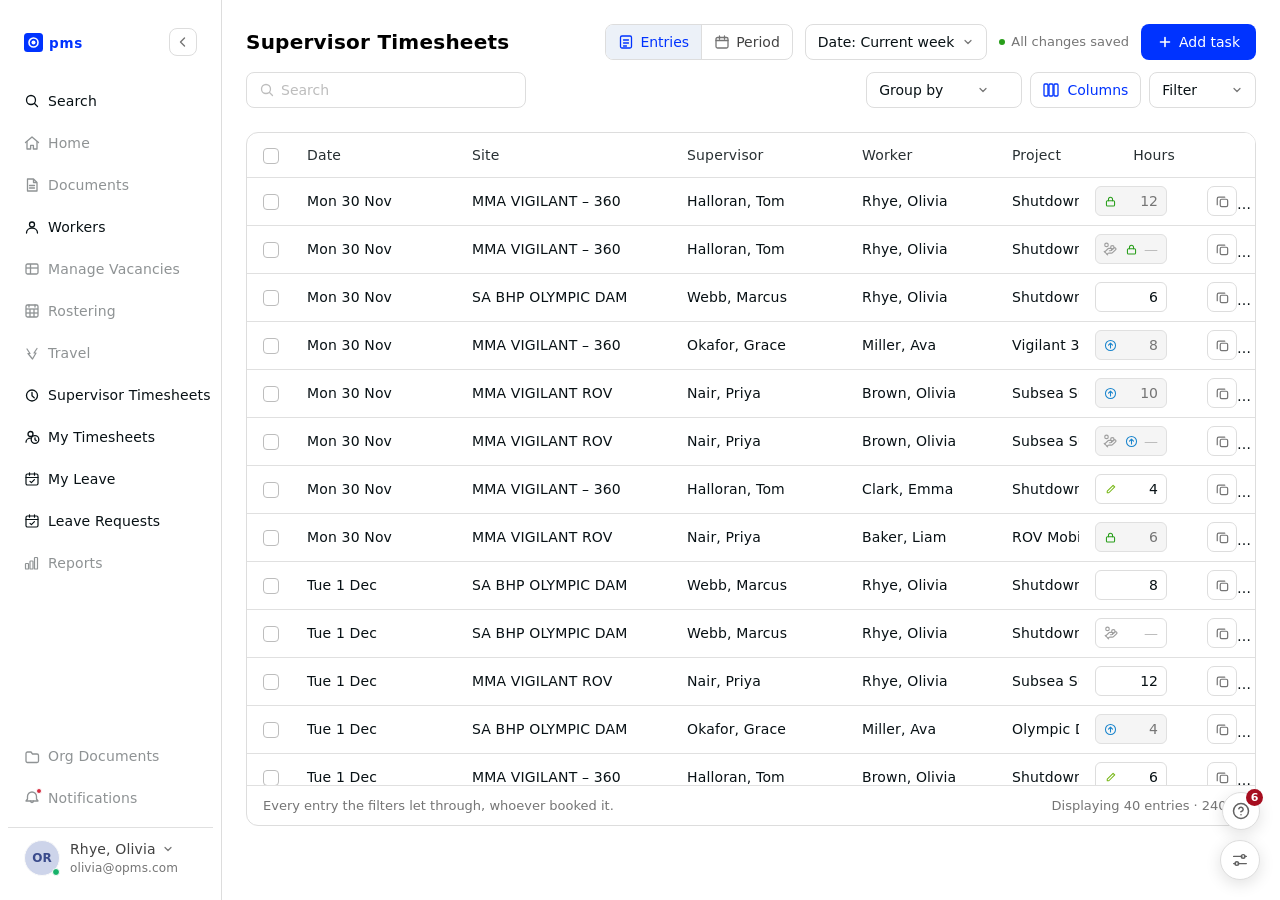
<file: timesheets-flat.html>
<!DOCTYPE html>
<html lang="en">
<head>
<meta charset="UTF-8" />
<meta name="viewport" content="width=device-width, initial-scale=1.0" />
<title>Timesheets — OPMS</title>
<link rel="stylesheet" href="assets/tokens.css" />
<link rel="stylesheet" href="assets/shell.css" />
<style>
  /* ─── Timesheets, flat ───────────────────────────────────────────────
     One screen, one table, one row per entry. The worker's view and the
     supervisor's view are the same table with a different scope, which is
     why they are tabs here rather than two screens. Nothing is nested in
     the data — grouping is chosen per view, up to three levels deep, and
     a column that is grouped on leaves the column list and becomes the
     heading it groups under. */

  .toolbar { display: flex; align-items: center; gap: 12px; margin-bottom: 12px; flex-wrap: wrap; }
  /* The toolbar's own controls are secondary actions, so they read in the
     call-to-action colour rather than as body text. */
  .toolbar .btn-ghost, .toolbar #cols-trigger { color: var(--primary); }
  /* Group by shows a value rather than doing something, so it reads like
     the date picker: black text, a grey caret. */
  .toolbar #gb-trigger { color: var(--text-main); }
  .toolbar .search-wrap { width: 280px; }
  .toolbar-right { display: flex; align-items: center; gap: 8px; margin-left: auto; }

  /* ─── Group by ────────────────────────────────────────────────────
     The order is the nesting, so the chips are a sequence, not a set. */
  /* The trigger says how many fields are grouped on, never which — the
     control then keeps one width whatever is chosen, and the table below
     is already showing the names in its own headings. */
  .gb-wrap { position: relative; display: inline-flex; align-items: center; }
  .gb-trigger {
    display: inline-flex; align-items: center; gap: 8px; height: 36px; padding: 0 12px;
    border-radius: 8px; background: var(--white); border: 1px solid var(--grey-350);
    cursor: pointer; font-family: var(--fs-sans); font-size: 14px; color: var(--text-main);
  }
  .gb-trigger:hover { border-color: var(--border-hover); }
  .gb-wrap.open .gb-trigger { border-color: var(--primary); }
  /* The count keeps its room whether or not it holds anything, and the
     trigger reserves the clear's, so the control never shifts under the
     cursor. */
  #gb-trigger { padding-right: 32px; }
  .is-off { visibility: hidden; pointer-events: none; }
  .gb-count {
    display: inline-flex; align-items: center; justify-content: center;
    min-width: 18px; height: 18px; padding: 0 5px; border-radius: 9px;
    background: var(--primary); color: var(--white);
    font-size: 11px; font-weight: 600; line-height: 18px;
  }
  /* The clear sits over the trigger's right end rather than being a
     second box beside it: the control keeps one unbroken outline whether
     or not there is anything to clear, and one width either way. */
  .gb-clear {
    position: absolute; right: 6px; top: 50%; transform: translateY(-50%);
    display: inline-flex; align-items: center; justify-content: center;
    width: 20px; height: 20px; padding: 0; cursor: pointer; border-radius: 5px;
    border: none; background: none; color: var(--grey-600);
  }
  .gb-clear:hover { color: var(--text-main); background: var(--grey-200); }

  .gb-panel {
    display: none; position: absolute; right: 0; top: calc(100% + 6px); z-index: 300;
    min-width: 230px; padding: 6px; border-radius: 10px;
    background: var(--white); border: 1px solid var(--grey-300); box-shadow: var(--shadow-dropdown);
  }
  .gb-wrap.open .gb-panel { display: block; }
  .gb-head {
    padding: 8px 10px 6px; font-size: 11px; font-weight: 600; letter-spacing: 0.7px;
    text-transform: uppercase; color: var(--grey-600);
  }
  .gb-row {
    display: flex; align-items: center; gap: 10px; width: 100%; padding: 8px 10px;
    border: none; background: none; border-radius: 7px; cursor: pointer;
    font-family: var(--fs-sans); font-size: 14px; color: var(--text-main); text-align: left;
  }
  .gb-row:hover { background: var(--grey-100); }
  .gb-row:disabled { color: var(--grey-400); cursor: default; }
  .gb-row:disabled:hover { background: none; }
  /* An empty slot, not a dead one: an outline until it holds a number. */
  .gb-order {
    width: 20px; height: 20px; flex-shrink: 0; border-radius: 5px;
    display: inline-flex; align-items: center; justify-content: center;
    font-size: 11px; font-weight: 600;
    background: none; border: 1px solid var(--grey-350); color: var(--grey-600);
  }
  .gb-row.on .gb-order { background: var(--primary); border-color: var(--primary); color: var(--white); }
  .gb-row:disabled .gb-order { border-color: var(--grey-300); }
  .gb-foot { padding: 6px 10px 4px; border-top: 1px solid var(--grey-200); margin-top: 4px; }
  .gb-why { padding: 2px 10px 8px; font-size: 12px; line-height: 16px; color: var(--grey-600); }

  /* Columns: a tick each, and a locked one where the table cannot do
     without it — grouped on, or the figure the table adds up. */
  .cb-box {
    width: 16px; height: 16px; flex-shrink: 0; border-radius: 4px;
    border: 1px solid var(--grey-400); background: var(--white);
    display: inline-flex; align-items: center; justify-content: center; color: var(--white);
  }
  .gb-row.on .cb-box { background: var(--primary); border-color: var(--primary); }
  .gb-row:disabled .cb-box { background: var(--grey-350); border-color: var(--grey-350); }
  .gb-row .lock { margin-left: auto; font-size: 12px; color: var(--grey-500); }

  /* ─── Table ───────────────────────────────────────────────────────── */
  /* A classic scrollbar reserves its own lane rather than being drawn
     over the frozen column at the right edge. */
  /* The table takes the height that is there. What was left under it was
     not breathing room, it was rows the supervisor had to scroll for. */
  .table-scroll { overflow: auto; max-height: calc(100vh - 248px); scrollbar-gutter: stable; }
  #grid { width: 100%; border-collapse: collapse; table-layout: fixed; }
  #grid thead th {
    position: sticky; top: 0; z-index: 3; background: var(--white); vertical-align: bottom;
  }
  #grid th, #grid td { white-space: nowrap; overflow: hidden; text-overflow: ellipsis; }
  #grid td { padding: 0 24px 0 16px; font-size: 14px; color: var(--text-main); }
  /* The grouped columns are the ones the headings live in, so they stay
     put while the rest scrolls. */
  #grid th { position: relative; }
  th.col-lead, td.col-lead { position: sticky; z-index: 2; background: inherit; }
  #grid thead th.col-lead { z-index: 4; }
  /* A hairline where the frozen band ends, so the scroll is legible. */
  .sx .col-lead.last::after {
    content: ''; position: absolute; top: 0; bottom: 0; left: 100%; width: 1px;
    background: var(--grey-400); pointer-events: none;
  }
  .sx .col-lead.last { overflow: visible; }
  #grid tbody tr { background: var(--white); height: 48px; }
  #grid tbody tr:hover { background: #fafbfe; }

  th.num, td.num { text-align: right; font-variant-numeric: tabular-nums; }
  /* Hours stays on screen whatever the columns do — it is the number the
     table exists to add up, same as the totals column on the Supervisor
     screen. */
  /* Total and the row's actions are one frozen band at the right edge:
     an action you have to scroll sideways to find is not an action. */
  th.col-hrs, td.col-hrs {
    position: sticky; right: 64px; z-index: 2; background: inherit; padding-right: 16px;
  }
  /* An overlay scrollbar is drawn over the content whatever the gutter
     says, so the button keeps a lane of its own clear of the edge. */
  th.col-act, td.col-act {
    position: sticky; right: 0; z-index: 2; background: inherit;
    padding: 0 20px 0 0; text-align: center; overflow: visible;
  }
  #grid thead th.col-act { z-index: 4; }
  #grid thead th.col-hrs { z-index: 4; }
  td.col-hrs { font-weight: 600; }
  /* An editable cell fills the column, so the column's own side padding
     would be counted twice; the cell carries its own. */
  td.col-hrs:has(.hr-cell) { padding-left: 8px; padding-right: 8px; }
  /* A hairline on its left while there is anything scrolled under it. */
  .sx-right .col-hrs::before {
    content: ''; position: absolute; top: 0; bottom: 0; right: 100%; width: 1px;
    background: var(--grey-400); pointer-events: none;
  }
  .sx-right .col-hrs { overflow: visible; }

  /* ─── Approving ─────────────────────────────────────────────────────
     A worker's day is approved whole — never two tasks out of three — so
     the tick stands for the pair, this worker and this date, whatever
     the table is grouped by. Its column is frozen at the left edge,
     ahead of the heading columns, because a tick you have to scroll back
     to find is not a tick. */
  /* The #grid prefix matters: the table's own cell padding is set with
     one and would otherwise win, leaving this column 4px of room. */
  #grid th.col-pick, #grid td.col-pick {
    position: sticky; left: 0; z-index: 2; background: inherit;
    padding: 0 0 0 16px; overflow: visible; text-overflow: clip;
  }
  #grid thead th.col-pick { z-index: 5; }
  /* An approved day is read, not worked on. The tick replaces the box so
     the row cannot be picked again, and the green is the same one the
     status chips use. */
  /* My Timesheets shares this file and has nothing to approve. */
  body[data-module="mytsflat"] #approval-switch { display: none; }
  .appr-tick { display: inline-flex; color: var(--sec-green); }
  .chk.ghost { pointer-events: none; opacity: .4; }
  /* Approved means settled: the hours cannot be changed any more, so the
     row is drawn the way a locked thing is drawn — greyed, out of the
     way — and the tick in the margin is what says it went through. A
     green row said "good" when what it means is "closed". */
  #grid tbody tr.appr, #grid tbody tr.appr:hover { background: var(--grey-100); }
  #grid tbody tr.appr td { color: var(--grey-600); }
  #grid tbody tr.appr .g-name { color: var(--grey-700); }
  #grid tbody td.col-day.appr { background: var(--grey-100); color: var(--grey-600); }
  /* What is picked has to be obvious at a glance — a tick 16px wide is
     not enough to tell you what you are about to approve. The whole row
     takes the tint, and a bar down the left edge groups the rows of one
     day together where the table has them next to each other. */
  #grid tbody tr.picked { background: var(--bg-blue-light); }
  #grid tbody tr.picked:hover { background: var(--bg-blue-dark); }
  #grid tbody tr.picked > td.col-pick::before {
    content: ''; position: absolute; left: 0; top: 0; bottom: 0; width: 3px;
    background: var(--primary);
  }
  #grid tbody tr.picked > td.col-pick { position: sticky; }

  /* ─── Review before approving ───────────────────────────────────── */
  /* Wide, because the whole point is reading a week of somebody's hours
     beside everything attached to them. */
  #rv-modal .modal { max-width: 1400px; max-height: 92vh; }
  .rv-body { display: flex; overflow: hidden; }
  .rv-queue {
    width: 276px; flex-shrink: 0; border-right: 1px solid var(--grey-300);
    display: flex; flex-direction: column; min-height: 0;
  }
  .rv-q-foot { padding: 12px 16px; border-top: 1px solid var(--grey-300); margin-top: auto; }
  .rv-q-foot .btn-primary { width: 100%; }
  .rv-head {
    display: flex; align-items: flex-start; justify-content: space-between;
    gap: 20px; margin-bottom: 4px;
  }
  .rv-head .btn-primary { flex-shrink: 0; }
  .rv-q-head { padding: 14px 16px 8px; font-size: 13px; font-weight: 600; color: var(--grey-700); }
  .rv-q-list { overflow: auto; padding: 0 8px 12px; }
  .rv-q-item {
    display: flex; align-items: center; gap: 8px; width: 100%; text-align: left;
    border: none; background: none; cursor: pointer; padding: 9px 12px; border-radius: 8px;
  }
  .rv-q-item:hover { background: var(--grey-100); }
  .rv-q-item.on { background: var(--bg-blue-light); }
  .rv-q-item .rv-q-txt { min-width: 0; flex: 1; }
  .rv-q-item .t { display: block; font-size: 14px; font-weight: 500; color: var(--text-main); }
  .rv-q-item .s {
    display: block; font-size: 12px; color: var(--grey-600); margin-top: 2px;
    white-space: nowrap; overflow: hidden; text-overflow: ellipsis;
  }
  .rv-q-item.done .t, .rv-q-item.done .s { color: var(--grey-500); }

  /* The last comment must not sit under the footer's edge. */
  .rv-main { flex: 1; overflow: auto; padding: 18px 24px 32px; min-width: 0; }
  .rv-sec-n { font-weight: 400; letter-spacing: 0; text-transform: none; color: var(--grey-500); margin-left: 8px; }
  .rv-who { font-size: 16px; font-weight: 600; color: var(--text-main); }
  .rv-meta { font-size: 13px; color: var(--grey-600); margin-top: 3px; }
  .rv-shared {
    margin: 12px 0 0; padding: 9px 12px; border-radius: 8px;
    background: var(--status-yellow-bg); color: var(--text-main);
    font-size: 13px; line-height: 18px;
  }
  .rv-sec {
    font-size: 12px; font-weight: 600; letter-spacing: .3px; text-transform: uppercase;
    color: var(--grey-600); margin: 22px 0 8px;
  }
  /* The week, laid out the way Period lays it out — tasks down, days
     across — because that is the shape the supervisor already reads. */
  .rv-grid-wrap { overflow-x: auto; }
  .rv-grid { border-collapse: collapse; width: 100%; }
  .rv-grid th, .rv-grid td {
    padding: 9px 10px; font-size: 14px; color: var(--text-main);
    border-bottom: 1px solid var(--grey-200); vertical-align: top;
  }
  .rv-grid thead th {
    font-size: 12px; font-weight: 500; color: var(--grey-600);
    border-bottom: 1px solid var(--grey-300); padding-bottom: 7px; white-space: nowrap;
  }
  .rv-grid .rv-task { text-align: left; padding-left: 0; max-width: 250px; }
  .rv-tn, .rv-ts { display: block; white-space: nowrap; overflow: hidden; text-overflow: ellipsis; }
  /* The site is on the row, not in the heading: a day can run across two
     of them and the hours have to say which is which. */
  .rv-ts { font-size: 12px; color: var(--grey-600); margin-top: 2px; }
  .rv-grid .rv-day.over { color: var(--error); font-weight: 600; }
  .rv-grid .rv-day {
    text-align: right; font-variant-numeric: tabular-nums; white-space: nowrap; min-width: 74px;
  }
  /* Many days scroll sideways; the total they add up to does not. */
  .rv-grid .rv-day:last-child {
    padding-right: 0; position: sticky; right: 0; background: var(--white);
    box-shadow: -8px 0 8px -8px rgba(16, 24, 40, .18);
  }
  .rv-grid .rv-task { position: sticky; left: 0; background: var(--white); z-index: 1; }
  /* A day dropped from the selection stays on screen, greyed — you can
     see what you left out and put it back. */
  .rv-grid .rv-day.off { opacity: .32; }
  .rv-grid thead .rv-day .chk { margin-right: 6px; vertical-align: -3px; }
  .rv-grid thead .rv-day .appr-tick { margin-right: 4px; vertical-align: -3px; }
  .rv-h { display: block; }
  .rv-t { display: block; font-size: 11px; line-height: 14px; color: var(--grey-600); margin-top: 2px; }
  .rv-grid tr.rv-total td { font-weight: 600; border-bottom: none; }
  /* An allowance is a name and, when the site counts them, a number.
     Written out, because that is the whole reason this view exists. */
  .rv-alw, .rv-notes { list-style: none; margin: 0; padding: 0; display: flex; flex-direction: column; gap: 9px; }
  .rv-alw li { display: flex; align-items: baseline; gap: 10px; font-size: 14px; }
  .rv-alw li.off, .rv-notes li.off { opacity: .32; }
  .rv-alw-d {
    flex-shrink: 0; width: 48px; color: var(--grey-600); font-size: 13px;
    font-variant-numeric: tabular-nums;
  }
  .rv-alw-n { font-weight: 500; color: var(--text-main); }
  .rv-alw-q { color: var(--grey-700); font-variant-numeric: tabular-nums; }
  .rv-alw-t { color: var(--grey-500); font-size: 13px; margin-left: auto; min-width: 0;
    white-space: nowrap; overflow: hidden; text-overflow: ellipsis; max-width: 44%; }
  .rv-notes li { display: flex; gap: 10px; font-size: 14px; }
  .rv-note-b { min-width: 0; }
  .rv-note-t {
    display: block; font-size: 12px; color: var(--grey-500);
    white-space: nowrap; overflow: hidden; text-overflow: ellipsis;
  }
  .rv-note-c { display: block; color: var(--text-main); line-height: 20px; margin-top: 1px; }
  .rv-none { margin: 0; font-size: 14px; color: var(--grey-500); }

  /* The bar belongs to the selection, so it is not on screen until there
     is one. It says what is in the selection before the button is
     pressed, which is the whole point of approving from a table: the
     allowances are not written in the cells and cannot be. */
  .sel-bar {
    position: fixed; left: 50%; bottom: 24px; transform: translate(-50%, 16px);
    display: flex; align-items: center; gap: 16px; z-index: 60;
    padding: 10px 12px 10px 20px; border-radius: var(--radius-md, 10px);
    background: var(--white); border: 1px solid var(--grey-350);
    box-shadow: 0 8px 28px rgba(16, 24, 40, .16);
    opacity: 0; pointer-events: none; transition: opacity var(--t-fast), transform var(--t-fast);
  }
  .sel-bar.open { opacity: 1; transform: translate(-50%, 0); pointer-events: auto; }
  .sel-what { font-size: 14px; color: var(--text-main); font-weight: 500; }

  /* No tint on a heading row — the Supervisor screen has none either.
     A heading is told apart by having a value in a column the rows under
     it leave blank, by that value's weight, and by the counts beside it
     being grey. */
  tr.g-row.d1 .g-name { font-weight: 600; }
  tr.g-row.d2 .g-name, tr.g-row.d3 .g-name { font-weight: 500; }
  .g-btn {
    display: inline-flex; align-items: center; gap: 8px; width: 100%; padding: 0;
    border: none; background: none; cursor: pointer; font-family: var(--fs-sans); text-align: left;
  }
  .g-caret {
    width: 16px; height: 16px; flex-shrink: 0; color: var(--grey-600);
    display: inline-flex; align-items: center; justify-content: center;
    transition: transform var(--t-fast);
  }
  tr.collapsed .g-caret { transform: rotate(-90deg); }
  .g-name {
    display: block; font-size: 14px; font-weight: 600; color: var(--text-main);
    overflow: hidden; text-overflow: ellipsis; white-space: nowrap;
  }
  .g-btn .g-name { display: inline; }
  /* A rollup, not a value of that column — so it says what it counts and
     is set in grey, exactly as the counts on the Supervisor screen are.
     The #grid prefix matters: without it the cell colour above wins on
     specificity and the counts come out at full strength. */
  #grid td.g-tally, .g-tally-in { color: var(--grey-600); font-weight: 400; }

  .grid-foot {
    display: flex; align-items: center; gap: 12px; padding: 12px 16px;
    border-top: 1px solid var(--grey-300); font-size: 13px; color: var(--grey-600);
  }
  .grid-foot .count { margin-left: auto; }

  /* Allowance, as on the Supervisor screen: a name, and a chip when there
     is a quantity to put in it. */
  .alw { display: flex; align-items: center; gap: 6px; min-width: 0; }
  .alw-name { overflow: hidden; text-overflow: ellipsis; white-space: nowrap; }
  .alw-q {
    display: inline-flex; align-items: center; justify-content: center; flex-shrink: 0;
    min-width: 20px; height: 18px; padding: 0 6px; border-radius: 5px;
    background: var(--grey-200); color: var(--text-main);
    font-size: 12px; font-weight: 500; font-variant-numeric: tabular-nums;
  }

  .empty { padding: 48px 16px; text-align: center; color: var(--grey-600); font-size: 14px; }

  /* ─── Always editing ──────────────────────────────────────────────
     There is no edit mode in the product: every cell that is still open
     can be typed in, and what is typed is saved as it goes. With Save
     gone, a line in the header saying whether that happened is the only
     reassurance left that the work is somewhere — the same line My
     Timesheets carries. A change that cannot be saved yet says why there
     instead: a new row still being filled in is grey, a day over 24
     hours is red. */
  .save-state {
    display: inline-flex; align-items: center; gap: 6px;
    font-size: 13px; line-height: 18px; color: var(--grey-600); white-space: nowrap;
  }
  .save-state::before {
    content: ''; width: 6px; height: 6px; border-radius: 50%;
    background: var(--success); flex-shrink: 0;
  }
  .save-state[data-state="saving"]::before,
  .save-state[data-state="pending"]::before { background: var(--grey-400); }
  .save-state[data-state="error"] { color: var(--error); }
  .save-state[data-state="error"]::before { background: var(--error); }
  /* The header now carries the save line as well as the page's controls,
     and on a narrow window that is more than one row holds. It wraps
     under the title rather than pushing Add task off the right edge. */
  .page-header { flex-wrap: wrap; row-gap: 12px; }
  .page-header .page-title { white-space: nowrap; }
  .page-header .header-actions { flex-wrap: wrap; row-gap: 8px; }
  .btn-outline {
    height: 36px; padding: 0 16px; border-radius: 8px; cursor: pointer;
    display: inline-flex; align-items: center; gap: 6px;
    background: var(--white); border: 1px solid var(--primary); color: var(--primary);
    font-family: var(--fs-sans); font-size: 14px; font-weight: 500; line-height: 18px;
  }
  .btn-outline:hover { background: var(--bg-blue-light); }

  /* Every number in a cell sits on the same line, whether it is being
     edited or only read. */
  #grid td, #grid th { vertical-align: middle; }
  .hr-cell {
    display: flex; align-items: center; justify-content: flex-end; gap: 6px;
    width: 100%; height: 30px; padding: 0 8px; cursor: pointer;
    font-family: var(--fs-sans); font-size: 14px; color: var(--text-main);
    border: 1px solid var(--grey-350); border-radius: 6px; background: var(--white);
    font-variant-numeric: tabular-nums;
  }
  .hr-cell:hover { border-color: var(--border-hover); }
  .hr-cell:focus { outline: none; border-color: var(--primary); }
  .hr-cell.changed { border-color: var(--primary); background: var(--bg-blue-light); }
  /* A changed cell is still the wrong cell if the day will not hold it,
     so the error is said after the change, not under it. */
  .hr-cell.over, .hr-cell.changed.over { border-color: var(--error); background: #fdf2f3; }
  /* Already submitted or finalised: shown, not offered. */
  .hr-cell.locked, .hr-cell.locked:hover {
    background: var(--grey-100); border-color: var(--grey-300);
    color: var(--grey-600); cursor: default;
  }
  /* A status and an allowance were two grey marks in the same corner of
     the same cell. The status carries the colour its chip carries; the
     allowance stays grey. */
  .hr-st {
    display: inline-flex; align-items: center; flex-shrink: 0; margin-right: auto;
  }
  .hr-st.st-revised   { color: #78b818; }
  .hr-st.st-submitted { color: #1a85cd; }
  .hr-st.st-finalised { color: #289e1a; }
  td.col-day .hr-st { margin-right: 4px; }
  /* The chip carries its own dot already, so the icon replaces it. */
  .status-sec .st-ico { display: inline-flex; align-items: center; margin-right: -2px; }
  .status-sec:has(.st-ico)::before { display: none; }

  .cell-pop {
    display: none; position: fixed; z-index: 500; width: 220px; padding: 12px;
    border-radius: 10px; background: var(--white);
    border: 1px solid var(--grey-300); box-shadow: var(--shadow-dropdown);
  }
  .cell-pop.open { display: block; }
  [hidden] { display: none !important; }

  /* Name first, quantity after, on a grid so the name never resizes. */
  .alw-pick { display: grid; grid-template-columns: 1fr 54px; align-items: center; gap: 6px; }
  .alw-pick select {
    min-width: 0; height: 32px; padding: 0 6px;
    font-family: var(--fs-sans); font-size: 13px; color: var(--text-main);
    border: 1px solid var(--grey-350); border-radius: 6px; background: var(--white);
  }
  .alw-pick select:focus { outline: none; border-color: var(--primary); }
  .alw-qty {
    width: 100%; height: 32px; padding: 0 8px; text-align: right;
    font-family: var(--fs-sans); font-size: 13px; color: var(--text-main);
    border: 1px solid var(--grey-350); border-radius: 6px; background: var(--white);
  }
  .alw-qty:focus { outline: none; border-color: var(--primary); }
  .alw-empty { font-size: 12px; color: var(--grey-600); padding: 2px 0; }
  /* Hours a period site works out for itself: shown, not asked for. */
  #cp-hrow.derived input { background: #fafafa; color: var(--grey-600); cursor: default; }
  /* The same flag Supervisor Timesheets marks an allowance with. */
  .alw-mark {
    display: inline-flex; align-items: center; flex-shrink: 0;
    margin-right: auto; color: var(--grey-500); cursor: pointer; vertical-align: -2px;
  }
  .alw-mark:hover { color: var(--text-main); }
  .hr-cell .alw-mark + .hr-st { margin-right: auto; margin-left: 2px; }
  .hr-cell .alw-mark:has(+ .hr-st) { margin-right: 0; }
  .cp-note { margin: 10px 0 0; font-size: 12px; line-height: 16px; color: var(--grey-600); }
  .cp-row {
    display: flex; align-items: center; justify-content: space-between; gap: 10px; margin-bottom: 8px;
    font-size: 13px; color: var(--grey-700);
  }
  .cp-row input {
    width: 92px; height: 32px; padding: 0 8px; text-align: right;
    font-family: var(--fs-sans); font-size: 14px; color: var(--text-main);
    border: 1px solid var(--grey-350); border-radius: 6px; background: var(--white);
    font-variant-numeric: tabular-nums;
  }
  .cp-row input:focus { outline: none; border-color: var(--primary); }
  .cp-err {
    display: flex; align-items: flex-start; gap: 6px;
    margin: -2px 0 0; font-size: 12px; line-height: 16px; color: var(--error);
  }
  .cp-err svg { flex-shrink: 0; margin-top: 1px; }
  /* A tooltip has to be hung on something that still reports a hover, and
     a disabled button does not. */
  .tip-wrap { display: inline-flex; }
  .cp-sep {
    margin: 10px 0 8px; padding-top: 10px; border-top: 1px solid var(--grey-200);
    font-size: 12px; color: var(--grey-600);
  }
  /* Clear on the left, Done on the right: the one that undoes and the one
     that commits sit at opposite ends of the same line. */
  .cp-foot { display: flex; align-items: center; justify-content: space-between; margin-top: 12px; }
  .cell-input {
    width: 100%; height: 30px; padding: 0 8px;
    font-family: var(--fs-sans); font-size: 14px; color: var(--text-main);
    border: 1px solid var(--grey-350); border-radius: 6px; background: var(--white);
    appearance: none; -webkit-appearance: none;
    background-image: url("data:image/svg+xml,%3Csvg xmlns='http://www.w3.org/2000/svg' width='12' height='12' viewBox='0 0 12 12' fill='none'%3E%3Cpath d='M3 4.5l3 3 3-3' stroke='%23757575' stroke-width='1.3' stroke-linecap='round' stroke-linejoin='round'/%3E%3C/svg%3E");
    background-repeat: no-repeat; background-position: right 8px center; padding-right: 26px;
  }
  .cell-input:focus { outline: none; border-color: var(--primary); }
  .cell-input:disabled { background: var(--grey-100); color: var(--grey-500); }
  /* A cell that is still a question. A task is three fields and the
     column is one, so the cell is a way in rather than three controls
     crushed side by side. */
  .task-pick {
    display: block; width: 100%; height: 30px; line-height: 28px; padding: 0 8px;
    cursor: pointer; text-align: left;
    font-family: var(--fs-sans); font-size: 14px; color: var(--text-main);
    border: 1px solid var(--grey-350); border-radius: 6px; background: var(--white);
    overflow: hidden; white-space: nowrap; text-overflow: ellipsis;
  }
  .task-pick:hover { border-color: var(--border-hover); }
  .task-pick.empty { color: var(--grey-500); }
  /* Nothing is wrong until it is left wrong: a blank on a row being
     added is marked, because Save is held until it is filled. */
  .task-pick.need, .cell-input.need { border-color: var(--error); }
  /* Names, not numbers, so it is wider than the hours editor. */
  .task-pop { width: 280px; }
  .tp-fld { display: block; margin-bottom: 10px; }
  .tp-fld:last-child { margin-bottom: 0; }
  .tp-lab { display: block; margin-bottom: 4px; font-size: 12px; color: var(--grey-600); }
  #tp-done { font-weight: 500; }
  td.col-day, th.col-day { text-align: right; font-variant-numeric: tabular-nums; }
  td.col-day > .cell-empty, td.col-day { line-height: 1; }
  /* A day's total belongs to its date, not to a row of its own: it sits
     in the same cell, parted from the date by a hairline only as wide as
     the figure. The date reads as the label and the figure as the thing
     being checked, so they are not the same size. */
  #grid thead th { vertical-align: middle; }
  .day-head { display: flex; flex-direction: column; align-items: flex-end; gap: 1px; line-height: 16px; }
  .day-head .dnum { font-size: 12px; font-weight: 500; color: var(--grey-600); white-space: nowrap; }
  .day-head .dtot {
    display: flex; align-items: center; justify-content: flex-end; gap: 5px;
    margin-top: 5px; padding-top: 4px; align-self: stretch;
    border-top: 1px solid var(--grey-300);
    font-size: 15px; font-weight: 600; color: var(--text-main);
    font-variant-numeric: tabular-nums;
  }
  .day-head .dtot.over { color: var(--error); }
  .day-head .dtot .hr-st { margin: 0; }
  .day-head .dtot .cell-empty { font-weight: 400; }
  .day-head.is-today .dnum { color: var(--primary); }
  .hr-st.st-draft { color: var(--grey-400); }
  th.col-day.tdy, td.col-day.tdy { background: var(--bg-blue-light); }

  /* A row being added, until it is saved. */
  tr.new-row > td { background: #f3f7ff; }
  tr.new-row:hover > td { background: #eaf1ff; }
  /* Drawn, not hinted: a control that appears under the pointer cannot
     be found by anyone looking for it. */
  .row-act, .row-drop {
    display: inline-flex; align-items: center; justify-content: center;
    width: 30px; height: 30px; cursor: pointer; border-radius: 7px;
    border: 1px solid var(--grey-350); background: var(--white);
    color: var(--grey-600);
  }
  .row-act:hover { border-color: var(--border-hover); color: var(--text-main); background: var(--grey-100); }
  /* Throwing away is the one thing in this column that is not additive. */
  .row-drop:hover { border-color: var(--error); color: var(--error); background: var(--white); }


  /* The row that was just added: findable at a glance, and it fades out
     once it is no longer the newest thing on screen. */
  tr.just-added > td { background: var(--bg-blue-light); }
  tr.just-added > td.col-lead { background: var(--bg-blue-light); }

  body.is-narrow .table-card { overflow-x: auto; }
</style>
</head>
<body data-module="tsflat">

<div class="page">
  <aside id="shell-sidebar"></aside>

  <main class="main">
    <div class="content">

      <div class="page-header">
        <h1 class="page-title" id="page-title">Timesheets</h1>
        <div class="header-actions">
          <div class="seg" id="modeswitch">
            <button class="seg-btn active" type="button" data-mode="list">
              <svg width="16" height="16" viewBox="0 0 16 16" fill="none" aria-hidden="true"><rect x="2.5" y="2" width="11" height="12" rx="1.5" stroke="currentColor" stroke-width="1.3"/><path d="M5.5 6h5M5.5 9h5M5.5 12h3" stroke="currentColor" stroke-width="1.3" stroke-linecap="round"/></svg>
              Entries
            </button>
            <button class="seg-btn" type="button" data-mode="period">
              <svg width="16" height="16" viewBox="0 0 16 16" fill="none" aria-hidden="true"><rect x="2" y="3.5" width="12" height="10.5" rx="1.5" stroke="currentColor" stroke-width="1.3"/><path d="M2 6.5h12M5.5 2v3M10.5 2v3" stroke="currentColor" stroke-width="1.3" stroke-linecap="round"/></svg>
              Period
            </button>
          </div>
          <div class="dd-wrap" id="date-dd">
            <button class="dd-trigger" type="button">
              <span>Date: <span id="date-dd-value">Current week</span></span>
              <svg class="dd-caret" width="12" height="12" viewBox="0 0 12 12" fill="none"><path d="M3 4.5l3 3 3-3" stroke="currentColor" stroke-width="1.2" stroke-linecap="round" stroke-linejoin="round"/></svg>
            </button>
            <div class="dd-panel" id="date-dd-panel"></div>
          </div>
          <!-- No Edit, Cancel or Save: cells are typed in where they are and
               saved as they change. What is left in the header is whether
               that worked, and the one thing the table cannot do in place
               — start a task that is not on it yet. -->
          <span class="save-state" id="save-state" data-state="idle">All changes saved</span>
          <button class="btn-primary" type="button" id="btn-new-task">
            <svg width="16" height="16" viewBox="0 0 16 16" fill="none"><path d="M8 3.5v9M3.5 8h9" stroke="currentColor" stroke-width="1.6" stroke-linecap="round"/></svg>
            Add task
          </button>
        </div>
      </div>

      <div class="toolbar">
        <div class="search-wrap">
          <label class="search-bar">
            <svg class="search-icon" width="16" height="16" viewBox="0 0 16 16" fill="none"><circle cx="7" cy="7" r="4.5" stroke="currentColor" stroke-width="1.3"/><path d="M10.5 10.5l3 3" stroke="currentColor" stroke-width="1.3" stroke-linecap="round"/></svg>
            <input class="search-input-el" id="search" type="text" placeholder="Search" autocomplete="off" />
          </label>
        </div>
        <div class="toolbar-right">
          <button class="btn-ghost" type="button" id="btn-collapse" hidden></button>
          <div class="gb-wrap" id="gb-wrap">
            <button class="gb-trigger" type="button" id="gb-trigger" aria-haspopup="true" aria-expanded="false">
              <span>Group by</span>
              <span class="gb-count is-off" id="gb-count">0</span>
              <svg class="dd-caret" width="12" height="12" viewBox="0 0 12 12" fill="none"><path d="M3 4.5l3 3 3-3" stroke="currentColor" stroke-width="1.2" stroke-linecap="round" stroke-linejoin="round"/></svg>
            </button>
            <button class="gb-clear is-off" type="button" id="gb-clear" aria-label="Clear grouping">
              <svg width="12" height="12" viewBox="0 0 12 12" fill="none"><path d="M3 3l6 6M9 3l-6 6" stroke="currentColor" stroke-width="1.5" stroke-linecap="round"/></svg>
            </button>
            <div class="gb-panel" id="gb-panel"></div>
          </div>
          <div class="gb-wrap" id="cols-wrap">
            <button class="gb-trigger" type="button" id="cols-trigger" aria-haspopup="true" aria-expanded="false">
              <svg width="16" height="16" viewBox="0 0 16 16" fill="none" aria-hidden="true">
                <rect x="1" y="2" width="4" height="12" rx="1" stroke="currentColor" stroke-width="1.3"/>
                <rect x="6" y="2" width="4" height="12" rx="1" stroke="currentColor" stroke-width="1.3"/>
                <rect x="11" y="2" width="4" height="12" rx="1" stroke="currentColor" stroke-width="1.3"/>
              </svg>
              <span>Columns</span>
            </button>
            <div class="gb-panel" id="cols-panel"></div>
          </div>
          <!-- A supervisor opens this screen to find what is waiting on
               them, not to read forty rows from three sites. Status says
               whether the worker has finished with it; Supervisor says
               whose crew it is. -->
          <div class="gb-wrap" id="flt-wrap">
            <button class="gb-trigger" type="button" id="flt-trigger" aria-haspopup="true" aria-expanded="false">
              <span>Filter</span>
              <span class="gb-count is-off" id="flt-count">0</span>
              <svg class="dd-caret" width="12" height="12" viewBox="0 0 12 12" fill="none"><path d="M3 4.5l3 3 3-3" stroke="currentColor" stroke-width="1.2" stroke-linecap="round" stroke-linejoin="round"/></svg>
            </button>
            <button class="gb-clear is-off" type="button" id="flt-clear" aria-label="Clear filters">
              <svg width="12" height="12" viewBox="0 0 12 12" fill="none"><path d="M3 3l6 6M9 3l-6 6" stroke="currentColor" stroke-width="1.5" stroke-linecap="round"/></svg>
            </button>
            <div class="gb-panel" id="flt-panel"></div>
          </div>
        </div>
      </div>

      <div class="table-card">
        <div class="table-scroll">
          <table id="grid">
            <colgroup id="grid-cols"></colgroup>
            <thead id="grid-head"></thead>
            <tbody id="grid-body"></tbody>
          </table>
        </div>
        <div class="grid-foot">
          <span id="grid-note"></span>
          <span class="count" id="grid-count"></span>
        </div>
      </div>

    </div>
  </main>
</div>

<!-- ── What is selected, and the one thing to do with it ────────────
     It counts days and people rather than rows, because a row is a task
     and nobody approves a task: they approve somebody's day. -->
<div class="sel-bar" id="sel-bar" role="region" aria-label="Selected time">
  <span class="sel-what" id="sel-what"></span>
  <button class="btn-text" type="button" id="sel-clear">Clear</button>
  <button class="btn-primary" type="button" id="sel-approve">Review &amp; approve</button>
</div>

<!-- ── Everything in the selection, before any of it is approved ─────
     The table has no room for allowances and never will have: each site
     runs its own set and there can be hundreds of them. So nothing is
     approved from the table. The queue on the left is what was picked,
     the pane on the right is the whole of one worker's day on one site,
     and approving happens there — the same shape as Documents and Leave
     Requests, where the supervisor is made to open the thing first. -->
<div class="modal-backdrop" id="rv-modal" role="dialog" aria-modal="true" aria-labelledby="rv-title">
  <div class="modal">
    <div class="modal-header">
      <div class="modal-heading"><h2 class="modal-title" id="rv-title">Review before approving</h2></div>
      <button class="modal-close" type="button" data-rv-close aria-label="Close">
        <svg width="16" height="16" viewBox="0 0 16 16" fill="none"><path d="M4 4l8 8M12 4l-8 8" stroke="currentColor" stroke-width="1.5" stroke-linecap="round"/></svg>
      </button>
    </div>
    <div class="modal-body rv-body">
      <aside class="rv-queue">
        <div class="rv-q-head" id="rv-q-head"></div>
        <div class="rv-q-list" id="rv-q-list"></div>
        <!-- The whole queue is dealt with from the queue; one person is
             dealt with from that person's own pane. -->
        <div class="rv-q-foot">
          <button class="btn-primary" type="button" id="rv-all">Approve all</button>
        </div>
      </aside>
      <section class="rv-main" id="rv-main"></section>
    </div>
  </div>
</div>

<!-- ── One cell's hours, and the times they came from ─────────────── -->
<div class="cell-pop" id="cell-pop" role="dialog" aria-label="Hours for this day">
  <!-- A site records its time one way or the other, never both: the one
       it does not use is not shown, and the one it derives is read-only. -->
  <div id="cp-times">
    <label class="cp-row"><span>Start</span>
      <input id="cp-s" type="text" inputmode="numeric" placeholder="06:00" autocomplete="off" /></label>
    <label class="cp-row"><span>Finish</span>
      <input id="cp-f" type="text" inputmode="numeric" placeholder="14:00" autocomplete="off" /></label>
  </div>
  <label class="cp-row" id="cp-hrow"><span>Hours</span>
    <input id="cp-h" type="text" inputmode="decimal" autocomplete="off" /></label>
  <!-- One claim for this task on this day, named rather than ticked. -->
  <!-- A day that will not take what was typed says so here, where the
       typing happened, and not only in a message that slides away. -->
  <p class="cp-err" id="cp-err" hidden>
    <svg width="13" height="13" viewBox="0 0 16 16" fill="none" aria-hidden="true"><circle cx="8" cy="8" r="6.3" stroke="currentColor" stroke-width="1.3"/><path d="M8 7.3v4M8 4.8v.9" stroke="currentColor" stroke-width="1.4" stroke-linecap="round"/></svg>
    <span id="cp-err-t"></span>
  </p>
  <div class="cp-sep">allowance claimed for this day</div>
  <div class="cp-alw" id="cp-alw"></div>
  <!-- No Done: the page is in edit mode and Save at the top is the
       commit. What is typed here is kept on the way out. -->
  <div class="cp-foot">
    <button class="btn-text" type="button" id="cp-clear">Clear</button>
  </div>
</div>

<!-- ── What this row is for ─────────────────────────────────────────
     Entries has a column for every answer, so this asks only for the
     task's own fields. Period has one column — the task — so the rest of
     the row is asked here too, beside the cell it belongs to. -->
<div class="cell-pop task-pop" id="task-pop" role="dialog" aria-label="What this row is for">
  <div id="tp-fields"></div>
  <div class="cp-foot">
    <button class="btn-text" type="button" id="tp-clear">Clear</button>
    <button class="btn-text" type="button" id="tp-done">Done</button>
  </div>
</div>

<!-- ── Prototype device, not product ────────────────────────────────
     The same screen built on two approval models, to be compared rather
     than argued about: by day (a worker's whole day goes through) and by
     entry (each line goes through, the day is worked out from them). The
     shell gathers every .vp-switch into the Prototype options dock. -->
<div class="vp-switch structure-switch" id="approval-switch" role="group" aria-label="Prototype approval model">
  <span class="sw-label">Approval</span>
  <button type="button" data-approval="timesheets-flat.html" class="on">By day</button>
  <button type="button" data-approval="timesheets-flat-entry.html">By entry</button>
</div>

<script src="assets/shell.js"></script>
<script>
(function () {
  'use strict';
  var el = function (id) { return document.getElementById(id); };

  /* ─── Dates ───────────────────────────────────────────────────────── */
  var MONTHS = ['Jan', 'Feb', 'Mar', 'Apr', 'May', 'Jun', 'Jul', 'Aug', 'Sep', 'Oct', 'Nov', 'Dec'];
  /* A day holds a day. Anything over it is a mistake worth saying so. */
  var DAY_CAP = 24;
  var DOW = ['Sun', 'Mon', 'Tue', 'Wed', 'Thu', 'Fri', 'Sat'];
  function startOfDay(d) { var x = new Date(d.getTime()); x.setHours(0, 0, 0, 0); return x; }
  function addDays(d, n) { var x = new Date(d.getTime()); x.setDate(x.getDate() + n); return x; }
  function iso(d) { return d.getFullYear() + '-' + ('0' + (d.getMonth() + 1)).slice(-2) + '-' + ('0' + d.getDate()).slice(-2); }
  function fromIso(s) { var p = s.split('-'); return new Date(+p[0], +p[1] - 1, +p[2]); }
  function fmtDay(d) { return DOW[d.getDay()] + ' ' + d.getDate() + ' ' + MONTHS[d.getMonth()]; }
  /* Rounded to a tenth before the test: a sum that drifts by a
     billionth of an hour is not a whole number, and would print the
     decimal it is meant to drop. */
  function fmtHours(n) {
    var v = Math.round(n * 10) / 10;
    return v % 1 === 0 ? String(v) : v.toFixed(1);
  }

  var TODAY = startOfDay(new Date());
  function mondayOf(d) { var x = startOfDay(d); return addDays(x, -((x.getDay() + 6) % 7)); }
  var THIS_MON = mondayOf(TODAY);

  /* ─── The data, as one flat table ─────────────────────────────────────
     This is the shape the client is moving to: no timesheet record that
     owns its entries, just entries that each carry their own date, site
     and supervisor. Every grouping on this screen is a view over it. */
  var SITE_FIELDS = {
    'MMA VIGILANT – 360': [
      { name: 'Work Order', values: ['WORK-00123', 'WORK-00124', 'WORK-00187', 'WORK-00201'] },
      { name: 'Task',       values: ['Repair the machine', 'Replace hydraulic hose', 'Weld handrail section', 'Deck plating repair'] },
      { name: 'Type',       values: ['Labour', 'Waiting for materials', 'Equipment breakdown'] }
    ],
    'MMA VIGILANT ROV': [
      { name: 'Job Number', values: ['JOB-00451', 'JOB-00478', 'JOB-00492'] },
      { name: 'Activity',   values: ['ROV dive', 'Deck handling', 'Tooling change'] },
      { name: 'Type',       values: ['Labour', 'Weather standby'] }
    ],
    'SA BHP OLYMPIC DAM': [
      { name: 'Work Order', values: ['WORK-00123', 'WORK-00201'] },
      { name: 'Cost Code',  values: ['CC-1140', 'CC-1155', 'CC-1163'] },
      { name: 'Type',       values: ['Labour', 'Waiting for materials'] }
    ]
  };
  var SITES = Object.keys(SITE_FIELDS);

  /* Each site runs its own allowances, and a claim belongs to one task
     on one day — the same thing a cell is. One per cell. */
  var ALLOWANCES_BY_SITE = {
    'MMA VIGILANT – 360': [
      { name: 'Height Allowance', type: 'amount' },
      { name: 'Rope Allowance',   type: 'amount' },
      { name: 'Crib Break',       type: 'check' },
      { name: 'Breakfast',        type: 'check' }
    ],
    'MMA VIGILANT ROV': [
      { name: 'Dive Allowance',  type: 'amount' },
      { name: 'Offshore Living', type: 'check' },
      { name: 'Crib Break',      type: 'check' }
    ],
    'SA BHP OLYMPIC DAM': [
      { name: 'Travel Allowance', type: 'amount' },
      { name: 'Site Allowance',   type: 'amount' },
      { name: 'Night Shift',      type: 'check' },
      { name: 'Crib Break',       type: 'check' },
      { name: 'Breakfast',        type: 'check' }
    ]
  };
  function allowancesFor(site) { return ALLOWANCES_BY_SITE[site] || []; }

  /* How a site records time, set in its own settings and not up for
     argument on a timesheet. */
  var ENTRY_BY_SITE = {
    'MMA VIGILANT – 360': 'period',
    'MMA VIGILANT ROV':   'period',
    'SA BHP OLYMPIC DAM': 'hours'
  };
  function entryModeFor(site) { return ENTRY_BY_SITE[site] === 'hours' ? 'hours' : 'period'; }
  var SUPS = {
    'MMA VIGILANT – 360': ['Okafor, Grace', 'Halloran, Tom'],
    'MMA VIGILANT ROV':   ['Nair, Priya'],
    'SA BHP OLYMPIC DAM': ['Okafor, Grace', 'Webb, Marcus']
  };
  var PROJECTS = {
    'MMA VIGILANT – 360': ['Vigilant 360 Refit', 'Shutdown Factory XYZ'],
    'MMA VIGILANT ROV':   ['ROV Mobilisation', 'Subsea Survey'],
    'SA BHP OLYMPIC DAM': ['Olympic Dam Expansion', 'Shutdown Factory XYZ']
  };
  var ME = 'Rhye, Olivia';
  var WORKERS = [ME, 'Smith, John', 'Miller, Ava', 'Brown, Olivia', 'Davis, Noah', 'Clark, Emma', 'Baker, Liam'];
  var STATUSES = ['Draft', 'Submitted', 'Revised', 'Finalised'];
  /* Once a supervisor has submitted a day, or it has been finalised, the
     hours on it are no longer anyone's to change. Draft and Revised are
     still in play. */
  var STATUS_META = {
    Draft:     { locked: false, icon: '' },
    Revised:   { locked: false, icon: '<svg width="13" height="13" viewBox="0 0 16 16" fill="none"><path d="M11.2 2.8l2 2L6 12H4v-2l7.2-7.2z" stroke="currentColor" stroke-width="1.3" stroke-linejoin="round"/></svg>' },
    Submitted: { locked: true,  icon: '<svg width="13" height="13" viewBox="0 0 16 16" fill="none"><circle cx="8" cy="8" r="6.2" stroke="currentColor" stroke-width="1.3"/><path d="M8 11V5M5.5 7.5L8 5l2.5 2.5" stroke="currentColor" stroke-width="1.3" stroke-linecap="round" stroke-linejoin="round"/></svg>' },
    Finalised: { locked: true,  icon: '<svg width="13" height="13" viewBox="0 0 16 16" fill="none"><rect x="3" y="7" width="10" height="6.5" rx="1.3" stroke="currentColor" stroke-width="1.3"/><path d="M5.5 7V5.2a2.5 2.5 0 015 0V7" stroke="currentColor" stroke-width="1.3" stroke-linecap="round"/></svg>' }
  };
  /* The same colours the Supervisor screen uses, so a status reads the
     same whichever structure it is on. */
  var STATUS_COLOR = { Draft: 'grey', Submitted: 'blue', Revised: 'lime', Finalised: 'green' };
  function statusChip(st) {
    var m = STATUS_META[st] || STATUS_META.Draft;
    return '<span class="status-sec status-sec-' + (STATUS_COLOR[st] || 'grey') + '">' +
      (m.icon ? '<span class="st-ico">' + m.icon + '</span>' : '') +
      Shell.highlight(st, state.q) + '</span>';
  }
  function statusOf(e) { return STATUS_META[e.status] || STATUS_META.Draft; }
  /* Closed by its status, or by having been approved. */
  function isLocked(e, isoDate) { return statusOf(e).locked || isApproved(e, isoDate); }
  var ALLOWANCES = [
    { name: 'Rope Allowance',   type: 'amount' },
    { name: 'Height Allowance', type: 'amount' },
    { name: 'Travel Allowance', type: 'amount' },
    { name: 'Breakfast',        type: 'check' },
    { name: 'Crib Break',       type: 'check' }
  ];

  /* What a worker writes against a line when the hours alone do not tell
     the story. The approver reads these before saying yes, which is why
     they cannot live only in a tooltip on a 92px cell. */
  var COMMENTS = [
    'Crane was down most of the morning, waited on the fitter.',
    'Stayed back to finish the tie-in before nightshift.',
    'Swapped onto the ROV job after smoko.',
    'Called out early — travel claimed separately.',
    'Doubled up with day shift on the shutdown.'
  ];

  var ENTRIES = (function () {
    var out = [], n = 0;
    function pick(pool, i) { return pool[Math.abs(i) % pool.length]; }
    function plusHours(t, h) {
      var p = t.split(':'), m = (+p[0]) * 60 + (+p[1]) + Math.round(h * 60);
      return pad2(Math.floor(m / 60) % 24) + ':' + pad2(m % 60);
    }

    for (var d = -9; d <= 4; d++) {
      var day = addDays(THIS_MON, d);
      if (day.getDay() === 0 || day.getDay() === 6) continue;
      for (var w = 0; w < WORKERS.length; w++) {
        var who = WORKERS[w];
        /* Everybody books most days; the worker whose screen this also is
           books every one of them, so her tab is never empty. */
        if (who !== ME && (n + w + d) % 3 === 0) { n++; continue; }

        var lines = 1 + ((n + w) % 2);
        for (var a = 0; a < lines; a++) {
          var site = pick(SITES, n + a);
          var fields = SITE_FIELDS[site];
          var levels = fields.map(function (f, i) { return pick(f.values, n + a + i * 2); });
          var hrs = [4, 6, 8, 10, 12][(n + a) % 5];
          var periodSite = entryModeFor(site) === 'period';
          var shiftStart = ['06:00', '07:00', '05:30', '08:00'][(n + a) % 4];

          out.push({
            id: 'e' + out.length,
            date: iso(day),
            site: site,
            sup: pick(SUPS[site], n + a),
            worker: who,
            project: pick(PROJECTS[site], n + a),
            task: levels.join(' | '),
            status: pick(STATUSES, Math.floor((n + d) / 2)),
            allowances: [],
            /* Some sites book a start and a finish and derive the hours;
               others book the hours straight. Both shapes have to be on
               screen, because the approver meets both. */
            start: periodSite ? shiftStart : '',
            finish: periodSite ? plusHours(shiftStart, hrs) : '',
            /* A line the worker wanted to say something about. Not every
               line has one, which is the point. */
            comment: (n + a) % 5 === 2 ? pick(COMMENTS, n + a + d) : '',
            hours: hrs
          });
          n++;

          /* An allowance is claimed against work already done, on a line
             of its own with no hours — the same rule as the other screen. */
          if ((n + a) % 4 === 0) {
            var alw = pick(ALLOWANCES, n + a);
            var host = out[out.length - 1];
            out.push({
              id: 'e' + out.length,
              date: host.date, site: host.site, sup: host.sup, worker: host.worker,
              project: host.project, task: host.task, status: host.status,
              allowances: [{ name: alw.name, type: alw.type, qty: alw.type === 'amount' ? 1 + (n % 3) : null }],
              start: '', finish: '', hours: ''
            });
          }
        }
      }
    }
    return out;
  })();

  /* ─── Columns ─────────────────────────────────────────────────────
     Every field is both a column and something you can group on. Group
     on it and it leaves the table, because the heading above the rows is
     already saying it. */
  var FIELDS = [
    { k: 'date',    label: 'Date',       w: 165, group: true,  get: function (e) { return fmtDay(fromIso(e.date)); } },
    { k: 'site',    label: 'Site',       w: 215, group: true,  get: function (e) { return e.site; } },
    { k: 'sup',     label: 'Supervisor', w: 175, group: true,  get: function (e) { return e.sup; } },
    { k: 'worker',  label: 'Worker',     w: 150, group: true,  get: function (e) { return e.worker; } },
    { k: 'project', label: 'Project',    w: 210, group: true,  get: function (e) { return e.project; } },
    { k: 'status',  label: 'Status',     w: 160, group: true,  get: function (e) { return e.status; } },
    { k: 'task',    label: 'Task',       w: 300, group: true,  get: function (e) { return e.task; } },
    { k: 'times',   label: 'Start - Finish', w: 140, group: false,
      get: function (e) { return e.start && e.finish ? e.start + ' - ' + e.finish : ''; } },
    { k: 'allow',   label: 'Allowance',  w: 200, group: false, get: function (e) { return allowText(e); } },
    { k: 'hours',   label: 'Hours',      w: 112,  group: false, num: true, get: function (e) { return e.hours === '' ? '' : fmtHours(e.hours); } }
  ];
  function field(k) { return FIELDS.filter(function (f) { return f.k === k; })[0]; }
  /* A column cannot be dragged below what its own content needs. */
  var MIN_W = { date: 120, site: 140, sup: 130, worker: 120, project: 130,
                status: 120, task: 160, times: 120, allow: 140, hours: 96 };

  function allowText(e) {
    return (e.allowances || []).map(function (x) {
      return x.type === 'amount' ? x.name + ' ' + x.qty : x.name;
    }).join(' · ');
  }
  function allowHtml(e) {
    if (!e.allowances.length) return '<span class="cell-empty">&mdash;</span>';
    return e.allowances.map(function (x) {
      return '<span class="alw"><span class="alw-name">' + Shell.highlight(x.name, state.q) + '</span>' +
        (x.type === 'amount' ? '<span class="alw-q">' + x.qty + '</span>' : '') + '</span>';
    }).join('');
  }

  /* Two screens, one file: the hash picks which, so the sidebar can carry
     them as two entries the way the current structure does. */
  var MINE = location.hash === '#mine';
  document.body.setAttribute('data-module', MINE ? 'mytsflat' : 'tsflat');
  document.title = (MINE ? 'My Timesheets' : 'Supervisor Timesheets') + ' — OPMS';
  el('page-title').textContent = MINE ? 'My Timesheets' : 'Supervisor Timesheets';
  window.addEventListener('hashchange', function () { location.reload(); });

  var MAX_GROUPS = 3;
  var state = {
    tab: MINE ? 'mine' : 'team',
    mode: 'list',
    q: '',
    range: 'week',
    editing: true,                       // always: there is no edit mode
    /* Nothing is grouped to begin with — the table is a flat list until
       somebody asks for it to be otherwise. */
    groups: { mine: [], team: [] },
    /* Empty means every value, the way a filter with nothing ticked
       always does. */
    filters: { status: Object.create(null), sup: Object.create(null) }
  };
  var collapsed = Object.create(null);
  var draft = Object.create(null);   // 'entryId|date' -> hours typed and not yet saved
  var pending = [];        // rows added but not yet saved
  var justAdded = null;    // the row added last, so it can be found
  var addedOn = null;      // and the day it was added to

  /* Period turns the date into the columns, so it cannot also be a
     grouping — the days are already across the top. */
  function activeGroups() {
    var g = state.groups[state.tab];
    return state.mode === 'period' ? g.filter(function (k) { return k !== 'date'; }) : g;
  }

  /* The days the Period view spreads across. */
  function days() {
    var b = bounds();
    var from, to;
    if (b) { from = fromIso(b.from); to = fromIso(b.to); }
    else {
      var all = ENTRIES.map(function (e) { return e.date; }).sort();
      from = fromIso(all[0]); to = fromIso(all[all.length - 1]);
    }
    var out = [], cur = new Date(from.getTime());
    while (cur <= to && out.length < 60) { out.push(new Date(cur.getTime())); cur.setDate(cur.getDate() + 1); }
    return out;
  }

  function anyOn(o) { for (var k in o) { if (o[k]) return true; } return false; }

  function groups() { return activeGroups(); }
  /* The worker's own tab has one worker in it, so grouping on worker
     would make a heading per row and say nothing. */
  function groupable() {
    return FIELDS.filter(function (f) {
      if (state.mode === 'period' && f.k === 'date') return false;
      return f.group && !(state.tab === 'mine' && f.k === 'worker');
    });
  }
  /* Grouping does not take a field out of the table — it moves it to the
     front and turns it into the column the headings live in, which is how
     the Supervisor screen has always done it. The columns in group order
     come first; everything else follows. */
  function leadCols() { return groups().map(field); }
  var hidden = Object.create(null);
  /* Grouped on, or the figure the table adds up — either way the table
     cannot be asked to drop it. */
  function locked(k) { return k === 'hours' || groups().indexOf(k) !== -1; }
  function hideable() {
    return FIELDS.filter(function (f) { return !(state.tab === 'mine' && f.k === 'worker'); });
  }
  function restCols() {
    var g = groups();
    return FIELDS.filter(function (f) {
      if (g.indexOf(f.k) !== -1) return false;
      if (hidden[f.k] && !locked(f.k)) return false;
      return !(state.tab === 'mine' && f.k === 'worker');
    });
  }
  function columns() { return leadCols().concat(restCols()); }

  /* What a parent row says in a column it is not the heading for: how many
     different values sit underneath it. The number alone would read as a
     value of that column, so it carries its noun. */
  var COUNTABLE = {
    date:    ['day', 'days'],
    site:    ['site', 'sites'],
    sup:     ['supervisor', 'supervisors'],
    worker:  ['worker', 'workers'],
    project: ['project', 'projects'],
    status:  ['status', 'statuses'],
    task:    ['task', 'tasks']
  };
  function tally(list, f) {
    var seen = Object.create(null), n = 0;
    list.forEach(function (e) {
      var v = f.get(e);
      if (!v || seen[v]) return;
      seen[v] = true; n++;
    });
    if (!n) return '';
    var noun = COUNTABLE[f.k];
    return n + ' ' + noun[n === 1 ? 0 : 1];
  }
  function allowTally(list) {
    var seen = Object.create(null), n = 0;
    list.forEach(function (e) {
      (e.allowances || []).forEach(function (a) { if (!seen[a.name]) { seen[a.name] = true; n++; } });
    });
    return n ? n + ' allowance' + (n === 1 ? '' : 's') : '';
  }

  /* ─── Scope ───────────────────────────────────────────────────────── */
  function weekBounds(n) {
    var m = addDays(mondayOf(TODAY), -7 * n);
    return { from: iso(m), to: iso(addDays(m, 6)) };
  }
  function bounds() {
    if (state.range === 'week') return weekBounds(0);
    if (state.range === 'lastweek') return weekBounds(1);
    return null;
  }
  function rows() {
    var b = bounds(), q = state.q.toLowerCase();
    return ENTRIES.concat(pending).filter(function (e) {
      /* A row being added is on screen because it was just added, not
         because it matched anything — half of it is still blank. */
      if (e.isNew) return true;
      if (state.tab === 'mine' && e.worker !== ME) return false;
      if (b && (e.date < b.from || e.date > b.to)) return false;
      if (anyOn(state.filters.status) && !state.filters.status[e.status]) return false;
      if (anyOn(state.filters.sup) && !state.filters.sup[e.sup]) return false;
      if (!q) return true;
      return columns().concat(groups().map(field)).some(function (f) {
        return String(f.get(e)).toLowerCase().indexOf(q) !== -1;
      });
    });
  }

  /* ─── Grouping ──────────────────────────────────────────────────────
     A level per grouped field, in the order they were picked. A heading
     row carries its own field's value in its own column; the columns for
     the fields above it stay blank, because those rows are already on
     screen above, and the columns for the fields below it carry how many
     different values are coming — so a site row says "2 supervisors"
     before the two supervisor rows arrive. */
  function nest(list, keys) {
    if (!keys.length) return null;
    var f = field(keys[0]), order = [], by = Object.create(null);
    list.forEach(function (e) {
      var v = f.get(e) || '—';
      if (!by[v]) { by[v] = []; order.push(v); }
      by[v].push(e);
    });
    order.sort();
    return order.map(function (v) {
      return { name: v, rows: by[v], kids: nest(by[v], keys.slice(1)) };
    });
  }
  function sumOf(list) {
    return list.reduce(function (n, e) { return n + (Number(hoursOf(e)) || 0); }, 0);
  }

  /* ─── Approving ─────────────────────────────────────────────────────
     The unit is a worker and a day, every site of it together.

     It was a worker's day on one site for a while, which reads better —
     one timesheet, one supervisor — but it cannot be made to work: the
     24-hour rule is a rule about a worker's day, not about a timesheet,
     and `workerDayTotal` sums every site the worker booked to. Approve
     one site's half of a day and the other half is still movable, so
     the day can be pushed over the cap after the locked half is
     already locked. In the week on screen, a fifth of the worker-days
     run across two sites, and those run across two supervisors too.

     So a day goes through whole. Which supervisor gets to approve a day
     that two of them share is a question for Stijn, not for the table.

     There is one way to pick: a tick on a row. Anything coarser is got
     at by grouping — group by Worker and the worker's own row ticks
     their week, group by Date and a day's row ticks everyone's day.
     The grouping the table already has is the selection tool, so there
     is nothing new to learn. */
  var approved = Object.create(null);   // 'worker§date'
  var picked = Object.create(null);
  var pickSets = [];                    // rebuilt each render, so a heading can carry its own rows
  var PICK_W = 44;                      // the tick column, ahead of the frozen heading columns

  function keyOf(e, isoDate) {
    return e.worker + '§' + (isoDate || e.date);
  }
  function isApproved(e, isoDate) { return approved[keyOf(e, isoDate)] === true; }

  /* A row still being added has nothing to approve yet, and an approved
     day is out of the running: it cannot be picked a second time. */
  function unitsIn(list) {
    var seen = Object.create(null), out = [];
    list.forEach(function (e) {
      if (e.isNew) return;
      var k = keyOf(e);
      if (seen[k] || approved[k]) return;
      seen[k] = true;
      out.push({ key: k, worker: e.worker, date: e.date });
    });
    return out;
  }
  function selected() {
    return unitsIn(rows()).filter(function (u) { return picked[u.key] === true; });
  }

  /* none / some / all, for the box a heading row carries. */
  function pickState(list) {
    var all = unitsIn(list);
    if (!all.length) return 'none';
    var on = all.filter(function (u) { return picked[u.key] === true; }).length;
    return !on ? 'none' : on === all.length ? 'all' : 'some';
  }
  function setPick(list, on) {
    unitsIn(list).forEach(function (u) { picked[u.key] = on; });
  }
  function clearPick() { picked = Object.create(null); }

  var ICO_TICK = '<svg width="15" height="15" viewBox="0 0 16 16" fill="none" aria-hidden="true">' +
    '<path d="M3.5 8.4l2.9 2.9 6.1-6.6" stroke="currentColor" stroke-width="1.7" stroke-linecap="round" stroke-linejoin="round"/></svg>';

  function chkHtml(st, attrs) {
    return '<span class="chk' + (st === 'all' ? ' checked' : st === 'some' ? ' indeterminate' : '') +
      '" role="checkbox" tabindex="0" aria-checked="' +
      (st === 'all' ? 'true' : st === 'some' ? 'mixed' : 'false') + '" ' + (attrs || '') + '></span>';
  }
  /* A row that follows its heading rather than being picked on its own
     still shows a box — an empty cell where its neighbours have one
     reads as a row you are not allowed to touch. It is drawn faint and
     does not answer to the mouse: the heading above it is the control. */
  function chkGhost(st) {
    return '<span class="chk ghost' + (st === 'all' ? ' checked' : st === 'some' ? ' indeterminate' : '') +
      '" aria-hidden="true"></span>';
  }
  /* A heading cannot name its rows in an attribute without writing them
     all out, so the render keeps them and the row carries the index. */
  function setRef(list) { pickSets.push(list); return pickSets.length - 1; }
  /* Everything under this row already approved? Then there is nothing to
     tick and the row says so, the same way a single row does. */
  function allApproved(list) {
    var seen = Object.create(null), n = 0, done = 0;
    list.forEach(function (e) {
      if (e.isNew) return;
      var k = keyOf(e);
      if (seen[k]) return;
      seen[k] = true; n++;
      if (approved[k]) done++;
    });
    return n > 0 && n === done;
  }
  function pickCellFor(list) {
    if (allApproved(list)) return approvedCell();
    return '<td class="col-pick">' + chkHtml(pickState(list), 'data-pickset="' + setRef(list) + '"') + '</td>';
  }
  function approvedCell() {
    return '<td class="col-pick"><span class="appr-tick" title="Approved">' + ICO_TICK + '</span></td>';
  }

  function approveUnits(us) {
    if (!us.length) return;
    var who = Object.create(null);
    us.forEach(function (u) { approved[u.key] = true; who[u.worker] = 1; delete picked[u.key]; });
    var nw = Object.keys(who).length;
    render();
    Shell.snackbar('Approved ' + us.length + ' day' + (us.length === 1 ? '' : 's') +
      ' for ' + nw + ' worker' + (nw === 1 ? '' : 's') + '.');
  }

  /* ─── Review before approving ───────────────────────────────────────
     The queue is one entry per worker and site — their line on one
     timesheet over the period — because that is what a supervisor sits
     down to approve, not a day at a time. The pane beside it is the
     Period view of exactly that: the tasks down the side, the days
     across the top, the hours where they meet. What the table cannot
     carry goes underneath, written out: the allowances with their
     numbers, and whatever the worker wrote against a line.

     A day can be dropped here without going back to the table — this is
     the one place with the room to decide that having seen the detail. */
  var rvSheets = [], rvAt = 0;

  /* Nothing is picked or unpicked here. The table decided what is in the
     queue; this is where it is read and approved, and a day that should
     not be in it is taken out of the table where it was put in. */
  function rvOn(u) { return !approved[u.key]; }
  function rvLive(sheet) { return sheet.days.filter(rvOn); }
  function rvRowsOf(u) {
    return rows().filter(function (e) { return !e.isNew && keyOf(e) === u.key; });
  }

  function rvOpen() {
    var sel = selected();
    if (!sel.length) return;
    var by = Object.create(null), order = [];
    sel.forEach(function (u) {
      var k = u.worker;
      if (!by[k]) { by[k] = { key: k, worker: u.worker, days: [] }; order.push(k); }
      by[k].days.push(u);
    });
    order.sort();
    rvSheets = order.map(function (k) {
      by[k].days.sort(function (a, b) { return a.date < b.date ? -1 : 1; });
      return by[k];
    });
    rvAt = 0;
    el('rv-modal').classList.add('open');
    rvRender();
  }
  function rvClose() { el('rv-modal').classList.remove('open'); }

  /* One cell of the week: the hours, and under them the times they came
     from on a site that books times rather than hours. */
  function rvCell(e) {
    if (!e) return '<span class="cell-empty">&mdash;</span>';
    var h = hoursOf(e);
    var num = (h === '' || h == null) ? '<span class="cell-empty">&mdash;</span>' : fmtHours(h);
    return '<span class="rv-h">' + num + '</span>' +
      (e.start && e.finish ? '<span class="rv-t">' + Shell.esc(e.start) + '–' + Shell.esc(e.finish) + '</span>' : '');
  }

  function rvDetail(sheet) {
    var days = sheet.days;
    var all = [];
    days.forEach(function (u) { all = all.concat(rvRowsOf(u)); });

    /* A day can run across two sites, and then across two supervisors.
       That is the reason the day is approved whole, so the heading says
       so rather than leaving the second site to be discovered in a row
       halfway down. */
    function distinct(f) {
      var seen = Object.create(null), out = [];
      all.forEach(function (e) { var v = f(e); if (v && !seen[v]) { seen[v] = true; out.push(v); } });
      return out.sort();
    }
    var sites = distinct(function (e) { return e.site; });
    var sups = distinct(function (e) { return e.sup; });

    /* An allowance is claimed on a line of its own with no hours, so it
       is not a row of the grid — it is read off the same entries after. */
    var work = all.filter(function (e) { return !(e.allowances && e.allowances.length); });
    var tasks = [], seen = Object.create(null);
    work.forEach(function (e) {
      var k = e.site + '§' + e.task;
      if (!seen[k]) { seen[k] = true; tasks.push({ k: k, site: e.site, task: e.task }); }
    });
    tasks.sort(function (a, b) { return a.k < b.k ? -1 : a.k > b.k ? 1 : 0; });

    function cellFor(t, u) {
      return work.filter(function (e) {
        return e.task === t.task && e.site === t.site && keyOf(e) === u.key;
      })[0];
    }
    function dayTot(u) {
      return rvRowsOf(u).reduce(function (n, e) { return n + (Number(hoursOf(e)) || 0); }, 0);
    }
    var liveDays = days.filter(rvOn);
    var total = liveDays.reduce(function (n, u) { return n + dayTot(u); }, 0);

    /* Either supervisor may approve a day they share, so the one doing
       it is told plainly that they are signing for the other's site
       too — the day cannot be split, so the least we owe them is to say
       whose work goes through with theirs. */
    function siteCount(u) {
      var seen = Object.create(null), c = 0;
      rvRowsOf(u).forEach(function (e) { if (e.site && !seen[e.site]) { seen[e.site] = true; c++; } });
      return c;
    }
    var shared = liveDays.filter(function (u) { return siteCount(u) > 1; });

    var alw = [], notes = [];
    days.forEach(function (u) {
      rvRowsOf(u).forEach(function (e) {
        (e.allowances || []).forEach(function (a) { alw.push({ a: a, e: e, u: u }); });
        if (e.comment) notes.push({ e: e, u: u });
      });
    });

    /* The action sits beside the name it applies to, the way it does in
       the other approval pop-ups, not in a footer that could mean any
       of the people in the list. */
    return '<div class="rv-head">' +
        '<div><div class="rv-who">' + Shell.esc(sheet.worker) + '</div>' +
      /* Three sites and three supervisors spelled out wrap onto three
         lines and say nothing a count would not. The names are a
         tooltip away, and each row carries its own site anyway. */
      '<div class="rv-meta">' + days.length + ' day' + (days.length === 1 ? '' : 's') + ' picked · ' +
        (sites.length === 1
          ? Shell.esc(sites[0])
          : '<span data-tip="' + Shell.esc(sites.join(', ')) + '">' + sites.length + ' sites</span>') +
        (sups.length
          ? ' · ' + (sups.length === 1
            ? Shell.esc(sups[0])
            : '<span data-tip="' + Shell.esc(sups.join(', ')) + '">' + sups.length + ' supervisors</span>')
          : '') + '</div></div>' +
        '<button class="btn-primary" type="button" id="rv-one">Approve ' +
          liveDays.length + ' day' + (liveDays.length === 1 ? '' : 's') + '</button>' +
      '</div>' +
      (shared.length
        ? '<p class="rv-shared">' +
          (shared.length === liveDays.length
            ? 'Every day picked runs'
            : shared.map(function (u) {
                var d = fromIso(u.date); return DOW[d.getDay()] + ' ' + d.getDate();
              }).join(', ') + (shared.length === 1 ? ' runs' : ' run')) +
          ' across more than one site. A day goes through whole, so approving ' +
          'takes the other supervisor’s hours with it.</p>'
        : '') +

      /* The day count is on the heading because the grid scrolls: the
         Total stays pinned at the right, so a reader who sees three
         columns and a bigger total needs to be told the rest are there. */
      '<div class="rv-sec">Hours <span class="rv-sec-n">' + days.length + ' day' +
        (days.length === 1 ? '' : 's') + (days.length > 3 ? ', scroll for the rest' : '') + '</span></div>' +
      '<div class="rv-grid-wrap"><table class="rv-grid"><thead><tr><th class="rv-task">Task</th>' +
      days.map(function (u) {
        var done = approved[u.key] === true;
        return '<th class="rv-day' + (done ? ' off' : '') + '">' +
          (done ? '<span class="appr-tick">' + ICO_TICK + '</span>' : '') +
          '<span class="rv-dn">' + DOW[fromIso(u.date).getDay()] + ' ' + fromIso(u.date).getDate() + '</span></th>';
      }).join('') + '<th class="rv-day num">Total</th></tr></thead><tbody>' +
      (tasks.length ? tasks.map(function (t) {
        var rowTot = days.filter(rvOn).reduce(function (n, u) {
          var e = cellFor(t, u); return n + (e ? (Number(hoursOf(e)) || 0) : 0);
        }, 0);
        return '<tr><td class="rv-task"><span class="rv-tn">' + Shell.esc(t.task) + '</span>' +
          '<span class="rv-ts">' + Shell.esc(t.site) + '</span></td>' +
          days.map(function (u) {
            return '<td class="rv-day' + (rvOn(u) ? '' : ' off') + '">' + rvCell(cellFor(t, u)) + '</td>';
          }).join('') +
          '<td class="rv-day num">' + (rowTot ? fmtHours(rowTot) : '<span class="cell-empty">&mdash;</span>') + '</td></tr>';
      }).join('') : '<tr><td colspan="' + (days.length + 2) + '"><span class="cell-empty">No hours booked.</span></td></tr>') +
      '<tr class="rv-total"><td class="rv-task">Total</td>' +
      days.map(function (u) {
        var h = dayTot(u);
        /* The figure the 24-hour rule actually watches: this worker's
           whole day, every site of it. Splitting the day by site is
           what would put this number out of anyone's reach. */
        return '<td class="rv-day' + (rvOn(u) ? '' : ' off') + (h > DAY_CAP ? ' over' : '') + '">' +
          (h ? fmtHours(h) : '—') + '</td>';
      }).join('') +
      '<td class="rv-day num">' + fmtHours(total) + ' h</td></tr></tbody></table></div>' +

      '<div class="rv-sec">Allowances</div>' +
      (alw.length
        ? '<ul class="rv-alw">' + alw.map(function (x) {
            return '<li' + (rvOn(x.u) ? '' : ' class="off"') + '>' +
              '<span class="rv-alw-d">' + DOW[fromIso(x.u.date).getDay()] + ' ' + fromIso(x.u.date).getDate() + '</span>' +
              '<span class="rv-alw-n">' + Shell.esc(x.a.name) + '</span>' +
              '<span class="rv-alw-q">' + (x.a.qty != null ? '× ' + x.a.qty : 'claimed') + '</span>' +
              '<span class="rv-alw-t">' + Shell.esc(x.e.task) + '</span></li>';
          }).join('') + '</ul>'
        : '<p class="rv-none">None claimed.</p>') +

      '<div class="rv-sec">Comments</div>' +
      (notes.length
        ? '<ul class="rv-notes">' + notes.map(function (x) {
            return '<li' + (rvOn(x.u) ? '' : ' class="off"') + '>' +
              '<span class="rv-alw-d">' + DOW[fromIso(x.u.date).getDay()] + ' ' + fromIso(x.u.date).getDate() + '</span>' +
              '<span class="rv-note-b"><span class="rv-note-t">' + Shell.esc(x.e.task) + '</span>' +
              '<span class="rv-note-c">' + Shell.esc(x.e.comment) + '</span></span></li>';
          }).join('') + '</ul>'
        : '<p class="rv-none">Nothing written against these days.</p>');
  }

  function rvRender() {
    var left = rvSheets.reduce(function (n, s) { return n + rvLive(s).length; }, 0);
    el('rv-q-head').textContent = rvSheets.length + ' timesheet' + (rvSheets.length === 1 ? '' : 's') + ' to review';
    el('rv-q-list').innerHTML = rvSheets.map(function (s, i) {
      var live = rvLive(s).length;
      return '<button class="rv-q-item' + (i === rvAt ? ' on' : '') + (live ? '' : ' done') +
        '" type="button" data-rv="' + i + '">' +
        '<span class="rv-q-txt"><span class="t">' + Shell.esc(s.worker) + '</span>' +
        '<span class="s">' + (live ? live + ' day' + (live === 1 ? '' : 's') + ' to approve' : 'done') +
          '</span></span>' +
        (live ? '' : '<span class="appr-tick">' + ICO_TICK + '</span>') + '</button>';
    }).join('');
    var s = rvSheets[rvAt];
    el('rv-main').innerHTML = s ? rvDetail(s) : '';
    el('rv-all').disabled = !left;
    el('rv-all').textContent = left ? 'Approve all (' + left + ')' : 'Approve all';
  }

  /* After approving, land on the next sheet that still needs a decision
     rather than the next in line, which may already be done. */
  function rvAdvance() {
    for (var n = 1; n <= rvSheets.length; n++) {
      var i = (rvAt + n) % rvSheets.length;
      if (rvLive(rvSheets[i]).length) { rvAt = i; return true; }
    }
    return false;
  }

  /* What the bar says. The hours are the hours of the days picked, and
     the allowances are counted because they are the thing the table has
     no room to show and the supervisor still has to know about. */
  function syncBar() {
    var sel = selected();
    el('sel-bar').classList.toggle('open', sel.length > 0);
    if (!sel.length) return;
    var keys = Object.create(null), who = Object.create(null), dys = Object.create(null);
    sel.forEach(function (u) { keys[u.key] = 1; who[u.worker] = 1; dys[u.date] = 1; });
    var list = rows().filter(function (e) { return keys[keyOf(e)] === 1; });
    var nd = Object.keys(dys).length, nw = Object.keys(who).length;
    var alw = allowTally(list);
    el('sel-what').textContent =
      nd + ' day' + (nd === 1 ? '' : 's') + ' · ' +
      nw + ' worker' + (nw === 1 ? '' : 's') + ' · ' +
      fmtHours(sumOf(list)) + ' h' + (alw ? ' · ' + alw : '');
  }

  /* ─── Render ──────────────────────────────────────────────────────── */
  var CARET = '<span class="g-caret"><svg width="12" height="12" viewBox="0 0 12 12" fill="none"><path d="M3 4.5l3 3 3-3" stroke="currentColor" stroke-width="1.4" stroke-linecap="round" stroke-linejoin="round"/></svg></span>';

  /* A cell holds hours, and may hold the times they came from — some
     clients record one, some the other. The draft keeps all three
     together so the cell editor can read and write them as one thing. */
  function cellKey(e, isoDate) { return e.id + '|' + (isoDate || e.date); }
  function cellOf(e, isoDate) {
    var k = cellKey(e, isoDate);
    if (draft && k in draft) return draft[k];
    if (isoDate && e.date !== isoDate) return { h: '', s: '', f: '', a: [] };
    return { h: e.hours, s: e.start || '', f: e.finish || '', a: (e.allowances || []).slice() };
  }
  /* Worded as the rest of the product words it, down to the brackets. */
  function allowTip(list) {
    return (list || []).map(function (x) {
      return x.type === 'amount' ? x.name + ' (' + x.qty + ')' : x.name;
    }).join(' · ');
  }
  /* Three coins falling into an open hand. */
  var ICO_FLAG = '<svg width="15" height="15" viewBox="0 0 24 24" fill="none" aria-hidden="true">' +
    '<circle cx="8" cy="4" r="1.5" stroke="currentColor" stroke-width="1.6"/>' +
    '<circle cx="14" cy="6" r="1.5" stroke="currentColor" stroke-width="1.6"/>' +
    '<circle cx="11" cy="10" r="1.5" stroke="currentColor" stroke-width="1.6"/>' +
    '<path d="M3.5 14.5v3a4 4 0 004 4h7.5a4 4 0 003.6-2.3l1.7-3.6a1.4 1.4 0 00-2.4-1.4L14 18" ' +
      'stroke="currentColor" stroke-width="1.6" stroke-linecap="round" stroke-linejoin="round"/></svg>';
  /* Left of the figure: a mark that follows the number pushes it off the
     right edge, and then one column no longer lines up with the next. */
  /* hand-coins, as the product draws it — the same mark My Timesheets
     uses, so a claim reads the same on either structure. */
  var ICO_ALW = '<svg width="14" height="14" viewBox="0 0 24 24" fill="none" stroke="currentColor" ' +
    'stroke-width="2" stroke-linecap="round" stroke-linejoin="round" aria-hidden="true">' +
    '<path d="M11 15h2a2 2 0 1 0 0-4h-3c-.6 0-1.1.2-1.4.6L3 17"/>' +
    '<path d="m7 21 1.6-1.4c.3-.4.8-.6 1.4-.6h4c1.1 0 2.1-.4 2.8-1.2l4.6-4.4a2 2 0 0 0-2.75-2.91l-4.2 3.9"/>' +
    '<path d="m2 16 6 6"/><circle cx="16" cy="9" r="2.9"/><circle cx="6" cy="5" r="3"/></svg>';
  function alwMark(c) {
    if (!c.a || !c.a.length) return '';
    return '<span class="alw-mark" data-tip="Allowance &mdash; ' + Shell.esc(allowTip(c.a)) + '">' + ICO_ALW + '</span>';
  }

  /* ─── A day, and what is true of it ────────────────────────────────
     The worker's day is one timesheet whatever sites it spans, so its
     status belongs to the date and is drawn once at the head of the
     column — not repeated in every cell under it, where six copies of
     one fact crowded out the figures. A day is only as far along as the
     least far of the entries on it. */
  var ICO_DRAFT = '<svg width="13" height="13" viewBox="0 0 16 16" fill="none">' +
    '<circle cx="8" cy="8" r="5.6" stroke="currentColor" stroke-width="1.3" stroke-dasharray="2.2 2"/></svg>';
  var STATUS_RANK = { Draft: 0, Revised: 1, Submitted: 2, Finalised: 3 };
  /* Only the worker's own screen has one timesheet a day; a supervisor's
     day spans people, so there the status stays on the row. */
  function dayHasStatus() { return state.tab === 'mine'; }
  function dayStatus(list, isoDate) {
    var best = null;
    list.forEach(function (e) {
      if (e.date !== isoDate || e.isNew) return;
      if (best === null || STATUS_RANK[e.status] < STATUS_RANK[best]) best = e.status;
    });
    return best || 'Draft';
  }
  function stMark(name) {
    var st = STATUS_META[name] || STATUS_META.Draft;
    return '<span class="hr-st st-' + String(name).toLowerCase() + '">' +
      (st.icon || ICO_DRAFT) + '</span>';
  }
  /* Everything booked to one day, across every task on screen — drafts
     included, and drafts written against a day the row did not start on.
     cellOf answers all three cases. */
  function dayTotal(list, isoDate) {
    return list.reduce(function (n, e) {
      return n + (Number(cellOf(e, isoDate).h) || 0);
    }, 0);
  }
  /* The cap is one person's day, never a column's: a supervisor's column
     adds up several people and is meant to be bigger than a day. It is
     also measured over everything booked, not over what the filters are
     letting through. */
  function workerDayTotal(worker, isoDate) {
    return ENTRIES.concat(pending).reduce(function (n, e) {
      return e.worker === worker ? n + (Number(cellOf(e, isoDate).h) || 0) : n;
    }, 0);
  }
  /* Every person-day on screen that holds more than a day's worth. */
  function badDays() {
    var all = ENTRIES.concat(pending), out = [];
    days().forEach(function (d) {
      var k = iso(d), by = Object.create(null), order = [];
      all.forEach(function (e) {
        var h = Number(cellOf(e, k).h) || 0;
        if (!h) return;
        if (!(e.worker in by)) { by[e.worker] = 0; order.push(e.worker); }
        by[e.worker] += h;
      });
      order.forEach(function (w) {
        if (by[w] > DAY_CAP) out.push({ date: k, worker: w, hours: by[w] });
      });
    });
    return out;
  }
  /* The one cell whose figure put a day over. Everything else on that day
     was already there and is not what is wrong. */
  var overKey = null;
  function hoursOf(e, isoDate) { return cellOf(e, isoDate).h; }

  /* The cell is a button, not a bare input: typing a number is still the
     fast path, but times have to be reachable from somewhere, and a cell
     nobody can open is a feature nobody finds. */
  function hrInput(e, isoDate) {
    var c = cellOf(e, isoDate), k = cellKey(e, isoDate);
    var changed = draft && k in draft;
    var st = statusOf(e), lock = isLocked(e, isoDate);
    var dayOver = overKey === k && workerDayTotal(e.worker, isoDate || e.date) > DAY_CAP;
    return '<button class="hr-cell' + (changed ? ' changed' : '') + (lock ? ' locked' : '') +
      (dayOver ? ' over' : '') +
      '" type="button" data-cell="' + k + '"' + (lock ? ' disabled data-tip="' + (isApproved(e, isoDate) ? 'Approved' : e.status) + ' — hours can no longer be changed"' : '') + '>' +
      alwMark(c) +
      (st.icon && !(state.mode === 'period' && dayHasStatus())
        ? '<span class="hr-st st-' + String(e.status).toLowerCase() + '">' + st.icon + '</span>' : '') +
      (c.h === '' || c.h === 0 ? '<span class="cell-empty">&mdash;</span>' : fmtHours(c.h)) +
      '</button>';
  }
  /* Out of edit mode the status still has to be visible, because Period
     has no Status column to carry it. */
  function dayValue(e, isoDate) {
    var c = cellOf(e, isoDate), st = statusOf(e);
    return alwMark(c) +
      (st.icon && !(state.mode === 'period' && dayHasStatus())
        ? '<span class="hr-st" data-tip="' + e.status + '">' + st.icon + '</span>' : '') +
      (c.h === '' || c.h === 0 ? '<span class="cell-empty">&mdash;</span>' : fmtHours(c.h));
  }
  /* A field the context could not supply arrives as a cell on the row,
     prefilled with the best guess, rather than as another question in a
     dialog before the row exists. */
  function optsFor(e, k) {
    var plain = function (a) { return (a || []).map(function (x) { return { v: x, t: x }; }); };
    if (k === 'date') return days().map(function (d) { return { v: iso(d), t: fmtDay(d) }; });
    if (k === 'site') return plain(SITES);
    if (k === 'sup') return plain(SUPS[e.site]);
    if (k === 'worker') return plain(WORKERS);
    if (k === 'project') return plain(PROJECTS[e.site]);
    return [];
  }
  /* Which of a new row's cells are its own questions. The worker is one
     only where there is more than one worker on screen. */
  var PICKABLE = { date: 1, site: 1, sup: 1, worker: 1, project: 1 };
  function isPick(e, k) {
    if (!e.isNew) return false;
    if (k === 'worker') return state.tab !== 'mine';
    return !!PICKABLE[k];
  }
  function pickCell(e, f) {
    var opts = optsFor(e, f.k);
    /* Site decides what the other answers can be, so until it is given
       they have nothing to offer. */
    var off = !e.site && (f.k === 'sup' || f.k === 'project');
    return '<select class="cell-input' + (e[f.k] ? '' : ' need') + '" data-field="' + f.k +
      '" data-row="' + e.id + '"' + (off ? ' disabled' : '') + '>' +
      '<option value="">Select\u2026</option>' +
      opts.map(function (o) {
        return '<option value="' + Shell.esc(o.v) + '"' + (o.v === e[f.k] ? ' selected' : '') + '>' +
          Shell.esc(o.t) + '</option>';
      }).join('') + '</select>';
  }
  function taskBtn(e) {
    return '<button class="task-pick' + (e.task ? '' : ' empty need') + '" type="button" data-task="' +
      e.id + '">' + (e.task ? Shell.esc(e.task) : 'Select task\u2026') + '</button>';
  }

  function cellHtml(e, f) {
    if (f.k === 'allow') return allowHtml(e);
    if (f.k === 'hours') {
      if (state.editing && e.kind !== 'allow') return hrInput(e);
      return e.hours === '' ? '<span class="cell-empty">&mdash;</span>' : fmtHours(e.hours);
    }
    if (f.k === 'status') return statusChip(e.status);
    if (e.isNew && f.k === 'task') return taskBtn(e);
    if (isPick(e, f.k)) return pickCell(e, f);
    var v = f.get(e);
    return v ? Shell.highlight(v, state.q) : '<span class="cell-empty">&mdash;</span>';
  }

  /* ─── Period ────────────────────────────────────────────────────────
     The same rows, pivoted: the date stops being a column of values and
     becomes the columns themselves. A leaf is a task, and its hours land
     in whichever day they were booked to — which is what lets a new row
     ask for nothing but the task. */
  /* A row being added is its own row until it is saved — otherwise a
     copy of a task would fold straight back into the row it was copied
     from, and nothing would have happened on screen. */
  function taskKey(e) { return e.isNew ? e.id : [e.site, e.sup, e.worker, e.task].join('\u00a7'); }

  /* A row being added sits above the table only while it has nothing to
     be grouped by. Once it knows what it is it belongs under its own
     heading — which, for a copy, is true from the first moment. */
  function isLoose(e) {
    if (!e.isNew) return false;
    var g = groups();
    if (!g.length) return true;
    return g.some(function (k) { return !e[k]; });
  }

  function renderPeriod(list, lead, ds) {
    var cols = lead.concat([field('task')]);
    var offs = [], off = PICK_W;
    cols.forEach(function (c) { offs.push(off); off += c.w; });

    /* A row here is a task over the whole period, so its tick stands for
       that worker's week on that site — every day of it. Which days
       actually go through is settled in the review dialog, where there
       is room to see what each one holds. */
    function sheetRows(e) {
      return list.filter(function (x) { return !x.isNew && x.worker === e.worker; });
    }

    el('grid-cols').innerHTML = '<col style="width:' + PICK_W + 'px" />' +
      cols.map(function (c) { return '<col style="width:' + c.w + 'px" />'; }).join('') +
      ds.map(function () { return '<col style="width:92px" />'; }).join('') + '<col style="width:92px" />' +
      '<col style="width:64px" />';

    var overSet = badDays();
    el('grid-head').innerHTML = '<tr>' +
      '<th class="col-pick">' + chkHtml(pickState(list), 'data-pickset="' + setRef(list) + '"') + '</th>' +
      cols.map(function (c, i) {
        return '<th class="col-lead' + (i === cols.length - 1 ? ' last' : '') +
          '" data-w="' + c.k + '" style="left:' + offs[i] + 'px">' +
          Shell.esc(c.label) + Shell.colGrip() + '</th>';
      }).join('') +
      ds.map(function (d) {
        var k = iso(d), t = k === iso(TODAY);
        /* The column's own figure is a column's figure — on a supervisor's
           screen it adds up several people and is meant to be large. What
           is marked is a person's day going over, whoever that person is. */
        var tot = dayTotal(list, k);
        var over = overSet.some(function (b) { return b.date === k; });
        var st = dayHasStatus() ? dayStatus(list, k) : '';
        var hit = overSet.filter(function (b) { return b.date === k; })[0];
        var tip = (st ? st + (STATUS_META[st] && STATUS_META[st].locked
          ? ' \u2014 hours can no longer be changed' : '') : '') +
          (hit ? (st ? '. ' : '') + (dayHasStatus() ? '' : hit.worker + ': ') +
            fmtHours(hit.hours) + ' h booked \u2014 more than ' + DAY_CAP : '');
        return '<th class="col-day' + (t ? ' tdy' : '') + '"' +
          (tip ? ' data-tip="' + Shell.esc(tip) + '"' : '') + '>' +
          '<span class="day-head' + (t ? ' is-today' : '') + '">' +
          '<span class="dnum">' + DOW[d.getDay()] + ', ' + d.getDate() + ' ' + MONTHS[d.getMonth()] + '</span>' +
          '<span class="dtot' + (over ? ' over' : '') + '">' + (st ? stMark(st) : '') +
          (tot > 0 ? fmtHours(tot) + ' h' : '<span class="cell-empty">&mdash;</span>') +
          '</span></span></th>';
      }).join('') +
      '<th class="num col-hrs" data-w="hours"><span class="day-head">' +
        '<span class="dnum">Total</span><span class="dtot">' + fmtHours(sumOf(list)) + ' h</span>' +
      '</span>' + Shell.colGrip() + '</th>' +
      '<th class="col-act"></th></tr>';

    el('grid').style.minWidth = (off + ds.length * 92 + 92 + 64) + 'px';

    var out = [], shown = 0, openKeys = [];

    function leafRows(rowsIn) {
      var order = [], by = Object.create(null);
      rowsIn.forEach(function (e) {
        var k = taskKey(e);
        if (!by[k]) { by[k] = []; order.push(k); }
        by[k].push(e);
      });
      return order.map(function (k) { return by[k]; });
    }

    function dayCell(group, d) {
      var key = iso(d), hit = null;
      group.forEach(function (e) { if (e.date === key) hit = e; });
      /* The day is the unit here, so the green sits on the cell. */
      var ap = hit && isApproved(hit, key) ? ' appr' : '';
      /* An approved day is closed: edit mode does not reopen it. */
      if (ap) {
        return '<td class="col-day' + (key === iso(TODAY) ? ' tdy' : '') + ap + '">' +
          (hit ? dayValue(hit, key) : '<span class="cell-empty">&mdash;</span>') + '</td>';
      }
      if (state.editing && hit && hit.kind !== 'allow') {
        return '<td class="col-day' + (key === iso(TODAY) ? ' tdy' : '') + ap + '">' + hrInput(hit, key) + '</td>';
      }
      if (state.editing && !hit) {
        /* An empty day on a row that exists: open it and the entry is
           created against that date. The column is the date. */
        var seed = group[0];
        var k = seed.id + '|' + key, changed = draft && k in draft;
        var c = changed ? draft[k] : { h: '', s: '', f: '' };
        /* A day filled in here is a day like any other, so it answers to
           the cap like any other. */
        var dayOver = overKey === k && workerDayTotal(seed.worker, key) > DAY_CAP;
        return '<td class="col-day' + (key === iso(TODAY) ? ' tdy' : '') + '">' +
          '<button class="hr-cell' + (changed ? ' changed' : '') + (dayOver ? ' over' : '') +
          '" type="button" data-cell="' + k + '">' +
          (c.h === '' || c.h === 0 ? '<span class="cell-empty">&mdash;</span>' : fmtHours(c.h)) +
          '</button></td>';
      }
      return '<td class="col-day' + (key === iso(TODAY) ? ' tdy' : '') + ap + '">' +
        (hit ? dayValue(hit, key) : '<span class="cell-empty">&mdash;</span>') + '</td>';
    }

    function taskRow(group) {
      shown++;
      var e = group[0];
      /* A task added here often already has a row — the booking is just
         another day on it — so the mark belongs to the group, not to the
         first entry in it. Without this, adding a task you have done
         before leaves nothing on screen to show for it. */
      var fresh = group.filter(function (x) { return x.isNew; })[0];
      var isJust = group.some(function (x) { return x.id === justAdded; });
      var total = ds.reduce(function (n, d) {
        var h = 0;
        group.forEach(function (x) { if (x.date === iso(d)) h += Number(hoursOf(x, iso(d))) || 0; });
        return n + h;
      }, 0);
      /* The tick belongs to the worker, not the task — a row here is one
         of their tasks and ticking it would light up the others, which
         reads as a fault. When there is a heading row it carries the
         tick; without grouping there is nowhere else for it to go. */
      var onRow = !groups().length && !fresh;
      return '<tr class="' + (fresh ? 'new-row' : '') + (isJust ? ' just-added' : '') +
          (allApproved(group) ? ' appr' : '') + '">' +
        /* The ghost shows what is true of THIS row, not of the worker it
           belongs to. It is how the rule becomes visible: pick a
           supervisor's group and the other supervisor's lines on the
           same days light up too, because a day is approved whole. */
        (onRow ? pickCellFor(sheetRows(e))
          : '<td class="col-pick">' + (fresh ? '' : chkGhost(pickState(group))) + '</td>') +
        cols.map(function (c, i) {
          var html = '';
          if (i === cols.length - 1) {
            /* Whatever the view has no column for is asked in the task
               cell; what it does have a column for is asked there. */
            html = fresh ? taskBtn(fresh) : Shell.highlight(e.task, state.q);
          } else if (fresh && isPick(fresh, c.k)) {
            html = pickCell(fresh, c);
          }
          return '<td class="col-lead' + (i === cols.length - 1 ? ' last' : '') +
            '" style="left:' + offs[i] + 'px">' + html + '</td>';
        }).join('') +
        ds.map(function (d) { return dayCell(group, d); }).join('') +
        '<td class="num col-hrs">' + fmtHours(total) + '</td>' + actCell(fresh || e) + '</tr>';
    }

    function headRow(node, depth, key, open) {
      var total = sumOf(node.rows);
      return '<tr class="g-row d' + depth + (open ? '' : ' collapsed') +
          (allApproved(node.rows) ? ' appr' : '') + '"' +
          (depth === 1 ? ' data-key="' + Shell.esc(key) + '"' : '') + '>' +
        pickCellFor(node.rows) +
        cols.map(function (c, i) {
          var html = '';
          if (i === depth - 1) {
            var name = '<span class="g-name">' + Shell.highlight(String(node.name), state.q) + '</span>';
            html = depth === 1 ? '<button class="g-btn" type="button">' + CARET + name + '</button>' : name;
          } else if (i > depth - 1 && i < lead.length) {
            html = '<span class="g-tally-in">' + tally(node.rows, cols[i]) + '</span>';
          } else if (i === cols.length - 1) {
            html = '<span class="g-tally-in">' + tally(node.rows, field('task')) + '</span>';
          }
          return '<td class="col-lead' + (i === cols.length - 1 ? ' last' : '') +
            '" style="left:' + offs[i] + 'px">' + html + '</td>';
        }).join('') +
        ds.map(function (d) {
          var h = 0;
          node.rows.forEach(function (x) { if (x.date === iso(d)) h += Number(hoursOf(x, iso(d))) || 0; });
          return '<td class="col-day g-tally' + (iso(d) === iso(TODAY) ? ' tdy' : '') + '">' +
            (h ? fmtHours(h) : '') + '</td>';
        }).join('') +
        '<td class="num col-hrs">' + fmtHours(total) + '</td>' + actCell(null, key) + '</tr>';
    }

    function walk(nodes, depth, path) {
      nodes.forEach(function (node) {
        var key = path + '\u00a7' + node.name;
        var top = depth === 1;
        var open = !top || collapsed[key] !== true;
        if (top) openKeys.push(key);
        out.push(headRow(node, depth, key, open));
        if (!open) return;
        if (node.kids) walk(node.kids, depth + 1, key);
        else leafRows(node.rows).forEach(function (grp) { out.push(taskRow(grp)); });
      });
    }

    var fresh = list.filter(isLoose);
    var settled = list.filter(function (e) { return !isLoose(e); });
    fresh.forEach(function (e) { out.push(taskRow([e])); });
    var g = groups();
    if (!g.length) leafRows(settled).forEach(function (grp) { out.push(taskRow(grp)); });
    else walk(nest(settled, g), 1, '');

    el('grid-body').innerHTML = out.length ? out.join('')
      : '<tr><td colspan="' + (cols.length + ds.length + 3) + '"><div class="empty">Nothing booked in this period.</div></td></tr>';
    return { shown: shown, openKeys: openKeys };
  }

  var ICO_BIN = '<svg width="15" height="15" viewBox="0 0 16 16" fill="none"><path d="M2.5 4.5h11M6 4.5V3h4v1.5M4 4.5l.6 8.2a1 1 0 001 .8h4.8a1 1 0 001-.8l.6-8.2" stroke="currentColor" stroke-width="1.3" stroke-linecap="round" stroke-linejoin="round"/><path d="M6.6 7v4M9.4 7v4" stroke="currentColor" stroke-width="1.3" stroke-linecap="round"/></svg>';
  var ICO_DUP = '<svg width="15" height="15" viewBox="0 0 16 16" fill="none"><rect x="5.6" y="5.6" width="7.9" height="7.9" rx="1.5" stroke="currentColor" stroke-width="1.3"/><path d="M10.4 3.4H4a1.6 1.6 0 00-1.6 1.6v6.4" stroke="currentColor" stroke-width="1.3" stroke-linecap="round"/></svg>';
  var ICO_PLUS = '<svg width="15" height="15" viewBox="0 0 16 16" fill="none"><path d="M8 3.5v9M3.5 8h9" stroke="currentColor" stroke-width="1.5" stroke-linecap="round"/></svg>';

  /* One column at the end of every row, in both modes. A row that exists
     can be copied; a row being added can be thrown away; a heading can
     start another row under itself, already knowing what it groups by. */
  function actCell(e, addKey) {
    var out = '';
    if (e && e.isNew) {
      out = '<button class="row-act row-drop" type="button" data-drop="' + e.id +
        '" aria-label="Remove this row" data-tip="Remove this row">' + ICO_BIN + '</button>';
    } else if (e) {
      out = '<button class="row-act" type="button" data-dup="' + e.id +
        '" aria-label="Duplicate this row" data-tip="Duplicate this row">' + ICO_DUP + '</button>';
    } else if (state.editing && addKey != null) {
      out = '<button class="row-act" type="button" data-addhere="' + Shell.esc(addKey) +
        '" aria-label="Add a task here" data-tip="Add a task here">' + ICO_PLUS + '</button>';
    }
    return '<td class="col-act">' + out + '</td>';
  }

  function render() {
    var lead = leadCols(), rest = restCols(), cols = lead.concat(rest);
    var g = groups(), list = rows();

    document.body.classList.toggle('editing', state.editing);
    pickSets = [];

    if (state.mode === 'period') {
      /* Every day of the period, weekend or not: a seven-day roster is a
         setting, not an exception, and a site that works Saturdays would
         lose the column it books to. */
      var r = renderPeriod(list, lead, days());
      finish(r.shown, list, r.openKeys);
      return;
    }

    /* The heading columns stay put while the rest scrolls, so a row read
       on the right still says whose it is. The tick column goes in front
       of them and stays put too. */
    var off = PICK_W, offsets = lead.map(function (c) { var at = off; off += c.w; return at; });

    el('grid-cols').innerHTML = '<col style="width:' + PICK_W + 'px" />' +
      cols.map(function (c) {
        return '<col style="width:' + c.w + 'px" />';
      }).join('') + '<col style="width:64px" />';

    el('grid-head').innerHTML = '<tr>' +
      '<th class="col-pick">' + chkHtml(pickState(list), 'data-pickset="' + setRef(list) + '"') + '</th>' +
      cols.map(function (c, i) {
      var isLead = i < lead.length;
      return '<th class="' + (isLead ? 'col-lead' + (i === lead.length - 1 ? ' last' : '') : '') +
        (c.num ? ' num' : '') + (c.k === 'hours' ? ' col-hrs' : '') + '" data-w="' + c.k + '"' +
        (isLead ? ' style="left:' + offsets[i] + 'px"' : '') + '>' +
        Shell.esc(c.label) + Shell.colGrip() + '</th>';
    }).join('') + '<th class="col-act"></th></tr>';

    var out = [], shown = 0, openKeys = [];

    function leadCell(i, html) {
      return '<td class="col-lead' + (i === lead.length - 1 ? ' last' : '') +
        '" style="left:' + offsets[i] + 'px">' + (html || '') + '</td>';
    }

    function entryRow(e) {
      shown++;
      var done = !e.isNew && isApproved(e);
      /* Every row of this worker's day ticks together, so the box stands
         for the pair and not for the row it happens to sit on. */
      var mates = !e.isNew && list.filter(function (x) { return !x.isNew && keyOf(x) === keyOf(e); });
      return '<tr class="' + (e.isNew ? 'new-row' : '') +
          (e.id === justAdded ? ' just-added' : '') + (done ? ' appr' : '') +
          (!e.isNew && !done && picked[keyOf(e)] ? ' picked' : '') + '">' +
        (e.isNew ? '<td class="col-pick"></td>' : done ? approvedCell() : pickCellFor(mates)) +
        lead.map(function (c, i) {
          /* A row still being added shows its grouped fields as pickers
             rather than blanks: those are what decide where it lands, so
             a wrong guess has to be correctable from the row itself. */
          if (e.isNew && c.k === 'task') return leadCell(i, taskBtn(e));
          if (isPick(e, c.k)) return leadCell(i, pickCell(e, c));
          return leadCell(i, '');
        }).join('') +
        rest.map(function (c) {
          var cls = (c.num ? 'num' : '') + (c.k === 'hours' ? ' col-hrs' : '');
          var tip = c.k === 'task' ? ' data-tip="' + Shell.esc(c.label + ' — ' + c.get(e)) + '"' : '';
          return '<td class="' + cls + '"' + tip + '>' + cellHtml(e, c) + '</td>';
        }).join('') + actCell(e) +
      '</tr>';
    }

    /* What a heading row says in a column it is not the heading for. */
    function rollup(c, rows) {
      if (c.k === 'hours') return '<td class="num col-hrs">' + fmtHours(sumOf(rows)) + '</td>';
      if (c.k === 'allow') return '<td class="g-tally">' + allowTally(rows) + '</td>';
      if (COUNTABLE[c.k]) return '<td class="g-tally">' + tally(rows, c) + '</td>';
      return '<td></td>';
    }

    /* Only the top level folds. One chevron on the screen, in one column,
       and everything under a closed one goes with it — the deeper rows are
       the detail you opened it to read, not more drawers to open. */
    function walk(nodes, depth, path) {
      nodes.forEach(function (node) {
        var key = path + '\u00a7' + node.name;
        var top = depth === 1;
        var open = !top || collapsed[key] !== true;
        if (top) openKeys.push(key);

        out.push('<tr class="g-row d' + depth + (open ? '' : ' collapsed') +
            (allApproved(node.rows) ? ' appr' : '') + '"' +
            (top ? ' data-key="' + Shell.esc(key) + '"' : '') + '>' +
          pickCellFor(node.rows) +
          lead.map(function (c, i) {
            if (i < depth - 1) return leadCell(i, '');            // said already, above
            if (i === depth - 1) {
              var name = '<span class="g-name">' + Shell.highlight(String(node.name), state.q) + '</span>';
              return leadCell(i, top ? '<button class="g-btn" type="button">' + CARET + name + '</button>' : name);
            }
            /* A field grouped below this one: how many are coming. */
            return leadCell(i, '<span class="g-tally-in">' + tally(node.rows, c) + '</span>');
          }).join('') +
          rest.map(function (c) { return rollup(c, node.rows); }).join('') + actCell(null, key) +
        '</tr>');

        if (!open) return;
        if (node.kids) walk(node.kids, depth + 1, key);
        else node.rows.forEach(function (e) { out.push(entryRow(e)); });
      });
    }

    var fresh = list.filter(isLoose);
    var settled = list.filter(function (e) { return !isLoose(e); });
    fresh.forEach(function (e) { out.push(entryRow(e)); });
    if (!g.length) settled.forEach(function (e) { out.push(entryRow(e)); });
    else walk(nest(settled, g), 1, '');

    el('grid-body').innerHTML = out.length
      ? out.join('')
      : '<tr><td colspan="' + (cols.length + 2) + '"><div class="empty">Nothing booked in this period.</div></td></tr>';

    el('grid').style.minWidth =
      (cols.reduce(function (n, c) { return n + c.w; }, 0) + PICK_W + 64) + 'px';
    finish(shown, list, openKeys);
  }

  function finish(shown, list, openKeys) {
    el('grid-note').textContent = state.tab === 'mine'
      ? 'Your own entries. Hours are saved against the day you book them to.'
      : 'Every entry the filters let through, whoever booked it.';
    el('grid-count').textContent = 'Displaying ' + shown + ' ' +
      (state.mode === 'period' ? 'task' + (shown === 1 ? '' : 's') : 'entr' + (shown === 1 ? 'y' : 'ies')) +
      ' \u00b7 ' + fmtHours(sumOf(list)) + ' h';

    el('btn-collapse').hidden = !openKeys.length;
    el('btn-collapse').dataset.keys = openKeys.join('\u0000');
    syncCollapseBtn(openKeys);
    renderGroupBy();
    renderFilters();
    syncEditNote();
    syncBar();
    syncScrollEdges();
  }

  var ICO_COLLAPSE = '<svg width="16" height="16" viewBox="0 0 16 16" fill="none" aria-hidden="true">' +
    '<path d="M4.7 2.7L8 6l3.3-3.3M4.7 13.3L8 10l3.3 3.3" stroke="currentColor" stroke-width="1.4" stroke-linecap="round" stroke-linejoin="round"/></svg>';
  var ICO_EXPAND = '<svg width="16" height="16" viewBox="0 0 16 16" fill="none" aria-hidden="true">' +
    '<path d="M4.7 6L8 2.7 11.3 6M4.7 10L8 13.3 11.3 10" stroke="currentColor" stroke-width="1.4" stroke-linecap="round" stroke-linejoin="round"/></svg>';

  function syncCollapseBtn(keys) {
    var anyOpen = keys.some(function (k) { return collapsed[k] !== true; });
    el('btn-collapse').innerHTML = anyOpen ? ICO_COLLAPSE + 'Collapse all' : ICO_EXPAND + 'Expand all';
  }
  el('btn-collapse').addEventListener('click', function () {
    var keys = (this.dataset.keys || '').split('\u0000').filter(Boolean);
    var anyOpen = keys.some(function (k) { return collapsed[k] !== true; });
    keys.forEach(function (k) { collapsed[k] = anyOpen; });
    render();
  });

  el('grid-body').addEventListener('click', function (e) {
    /* A heading row folds when it is clicked, but its own tick is not a
       fold — picking a group must not also close it. */
    if (e.target.closest('.chk')) return;
    var row = e.target.closest('[data-key]');
    if (!row) return;
    var k = row.getAttribute('data-key');
    collapsed[k] = collapsed[k] !== true;
    render();
  });

  /* ─── Picking what to approve ───────────────────────────────────────
     On the table rather than the body: the day columns are ticked in the
     head, and this runs after the body's own handlers have passed. */
  function togglePick(box) {
    var ref = box.getAttribute('data-pickset');
    if (ref == null) return;
    var list = pickSets[+ref] || [];
    setPick(list, pickState(list) !== 'all');
    render();
  }
  el('grid').addEventListener('click', function (e) {
    var box = e.target.closest('.chk');
    if (box) togglePick(box);
  });
  el('grid').addEventListener('keydown', function (e) {
    if (e.key !== ' ' && e.key !== 'Enter') return;
    var box = e.target.closest('.chk');
    if (!box) return;
    e.preventDefault();
    togglePick(box);
  });
  el('approval-switch').addEventListener('click', function (e) {
    var b = e.target.closest('[data-approval]');
    if (!b || b.classList.contains('on')) return;
    window.location.href = b.getAttribute('data-approval');
  });
  el('sel-approve').addEventListener('click', rvOpen);
  el('sel-clear').addEventListener('click', function () { clearPick(); render(); });

  el('rv-modal').addEventListener('click', function (e) {
    if (e.target === this || e.target.closest('[data-rv-close]')) { rvClose(); return; }
    if (e.target.closest('#rv-one')) {
      var s = rvSheets[rvAt];
      if (!s) return;
      var live = rvLive(s);
      if (!live.length) return;
      approveUnits(live);
      if (!rvAdvance()) { rvRender(); rvClose(); clearPick(); render(); return; }
      rvRender();
      return;
    }
    var pick = e.target.closest('[data-rv]');
    if (pick) { rvAt = +pick.getAttribute('data-rv'); rvRender(); }
  });
  el('rv-all').addEventListener('click', function () {
    var left = [];
    rvSheets.forEach(function (s) { left = left.concat(rvLive(s)); });
    approveUnits(left);
    rvRender();
    rvClose();
    clearPick();
    render();
  });
  document.addEventListener('keydown', function (e) {
    if (e.key === 'Escape' && el('rv-modal').classList.contains('open')) rvClose();
  });

  /* ─── Group by ────────────────────────────────────────────────────── */
  var TICK = '<svg width="10" height="10" viewBox="0 0 12 12" fill="none" aria-hidden="true"><path d="M2.5 6.2l2.4 2.4L9.5 4" stroke="currentColor" stroke-width="2" stroke-linecap="round" stroke-linejoin="round"/></svg>';

  /* Every field can be hidden except the one the table adds up and the
     ones it is grouped on — dropping those would leave headings with no
     column to sit in. */
  /* Two lists in one panel: what state the entry is in, and whose crew
     it belongs to. The supervisors offered are the ones actually in the
     period, not every name in the system. */
  function supsInPlay() {
    var seen = Object.create(null), out = [];
    ENTRIES.forEach(function (e) { if (e.sup && !seen[e.sup]) { seen[e.sup] = true; out.push(e.sup); } });
    return out.sort();
  }
  function fltRow(group, v, label) {
    var on = state.filters[group][v] === true;
    return '<button class="gb-row' + (on ? ' on' : '') + '" type="button" data-flt="' + group +
      '" data-v="' + Shell.esc(v) + '">' +
      '<span class="cb-box">' + (on ? TICK : '') + '</span>' +
      '<span>' + Shell.esc(label || v) + '</span></button>';
  }
  function fltCount() {
    var n = 0;
    ['status', 'sup'].forEach(function (g) {
      for (var k in state.filters[g]) { if (state.filters[g][k]) n++; }
    });
    return n;
  }
  function renderFilters() {
    el('flt-panel').innerHTML =
      '<div class="gb-head">Status</div>' +
      STATUSES.map(function (s) { return fltRow('status', s); }).join('') +
      '<div class="gb-head">Supervisor</div>' +
      supsInPlay().map(function (s) { return fltRow('sup', s); }).join('');
    var n = fltCount();
    el('flt-count').textContent = n;
    el('flt-count').classList.toggle('is-off', !n);
    el('flt-clear').classList.toggle('is-off', !n);
  }

  function renderCols() {
    el('cols-panel').innerHTML =
      '<div class="gb-head">Show columns</div>' +
      hideable().map(function (f) {
        var lock = locked(f.k);
        var on = lock || !hidden[f.k];
        return '<button class="gb-row' + (on ? ' on' : '') + '" type="button" data-col="' + f.k + '"' +
          (lock ? ' disabled' : '') + '>' +
          '<span class="cb-box">' + (on ? TICK : '') + '</span>' +
          '<span>' + Shell.esc(f.label) + '</span>' +
          (lock ? '<span class="lock">' + (f.k === 'hours' ? 'always' : 'grouped') + '</span>' : '') +
          '</button>';
      }).join('');
  }

  function renderGroupBy() {
    var g = groups();
    /* The count, never the names: the control keeps one width whatever is
       chosen, and the table below is already showing the names in its own
       headings. */
    el('gb-count').textContent = g.length || '0';
    el('gb-count').classList.toggle('is-off', !g.length);
    el('gb-clear').classList.toggle('is-off', !g.length);

    el('gb-panel').innerHTML =
      '<div class="gb-head">Group by, in order</div>' +
      groupable().map(function (f) {
        var at = g.indexOf(f.k);
        var full = at === -1 && g.length >= MAX_GROUPS;
        return '<button class="gb-row' + (at !== -1 ? ' on' : '') + '" type="button" data-gb="' + f.k + '"' +
          (full ? ' disabled' : '') + '>' +
          '<span class="gb-order">' + (at !== -1 ? (at + 1) : '') + '</span>' +
          '<span>' + Shell.esc(f.label) + '</span></button>';
      }).join('') +
      '<div class="gb-why">The table groups on the combination, so the order is the order the ' +
        'columns read in.</div>';
    renderCols();
  }

  var gbWrap = el('gb-wrap'), colsWrap = el('cols-wrap'), fltWrap = el('flt-wrap');
  function openOnly(w) {
    [gbWrap, colsWrap, fltWrap].forEach(function (x) {
      var on = x === w && !x.classList.contains('open');
      x.classList.toggle('open', on);
      x.querySelector('.gb-trigger').setAttribute('aria-expanded', on ? 'true' : 'false');
    });
  }
  el('gb-trigger').addEventListener('click', function (e) { e.stopPropagation(); openOnly(gbWrap); });
  el('cols-trigger').addEventListener('click', function (e) { e.stopPropagation(); openOnly(colsWrap); });
  el('flt-trigger').addEventListener('click', function (e) { e.stopPropagation(); openOnly(fltWrap); });
  el('flt-clear').addEventListener('click', function (e) {
    e.stopPropagation();
    state.filters = { status: Object.create(null), sup: Object.create(null) };
    render();
  });
  el('flt-panel').addEventListener('click', function (e) {
    e.stopPropagation();
    var b = e.target.closest('[data-flt]');
    if (!b) return;
    var g = b.getAttribute('data-flt'), v = b.getAttribute('data-v');
    if (state.filters[g][v]) delete state.filters[g][v]; else state.filters[g][v] = true;
    render();
  });

  el('gb-clear').addEventListener('click', function (e) {
    e.stopPropagation();
    state.groups[state.tab] = [];
    render();
  });

  el('cols-panel').addEventListener('click', function (e) {
    e.stopPropagation();
    var b = e.target.closest('[data-col]');
    if (!b || b.disabled) return;
    var k = b.getAttribute('data-col');
    if (hidden[k]) delete hidden[k]; else hidden[k] = true;
    render();
  });

  el('gb-panel').addEventListener('click', function (e) {
    e.stopPropagation();
    var b = e.target.closest('[data-gb]');
    if (!b || b.disabled) return;
    var k = b.getAttribute('data-gb'), g = state.groups[state.tab], at = g.indexOf(k);
    if (at !== -1) g.splice(at, 1);
    else if (g.length < MAX_GROUPS) g.push(k);
    render();
  });
  document.addEventListener('click', function () {
    [gbWrap, colsWrap, fltWrap].forEach(function (x) {
      x.classList.remove('open');
      x.querySelector('.gb-trigger').setAttribute('aria-expanded', 'false');
    });
  });

  /* ─── Tabs, search, dates ─────────────────────────────────────────── */
  el('search').addEventListener('input', function () { state.q = this.value.trim(); render(); });

  Shell.initColResize(el('grid'), {
    min: function (k) { return MIN_W[k] || 100; },
    onResize: function (k, w) { if (k && field(k)) field(k).w = w; },
    onDone: render
  });

  var scrollBox = document.querySelector('.table-scroll');
  function syncScrollEdges() {
    var max = scrollBox.scrollWidth - scrollBox.clientWidth;
    scrollBox.classList.toggle('sx', scrollBox.scrollLeft > 0);
    scrollBox.classList.toggle('sx-right', max > 1 && scrollBox.scrollLeft < max - 1);
  }
  scrollBox.addEventListener('scroll', syncScrollEdges);
  window.addEventListener('resize', syncScrollEdges);

  var RANGES = [
    { k: 'week',     label: 'Current week' },
    { k: 'lastweek', label: 'Last week' },
    { k: 'all',      label: 'All time' }
  ];
  var CHECK = '<svg class="dd-check" width="14" height="14" viewBox="0 0 16 16" fill="none"><path d="M3 8.5l3.5 3.5L13 5" stroke="currentColor" stroke-width="1.6" stroke-linecap="round" stroke-linejoin="round"/></svg>';
  el('date-dd-panel').innerHTML = RANGES.map(function (r) {
    return '<button class="dd-item' + (r.k === state.range ? ' active' : '') + '" type="button" data-range="' + r.k + '">' +
      CHECK + r.label + '</button>';
  }).join('');
  el('date-dd-panel').addEventListener('click', function (e) {
    var b = e.target.closest('[data-range]');
    if (!b) return;
    state.range = b.getAttribute('data-range');
    this.querySelectorAll('.dd-item').forEach(function (i) {
      i.classList.toggle('active', i.getAttribute('data-range') === state.range);
    });
    el('date-dd-value').textContent = RANGES.filter(function (r) { return r.k === state.range; })[0].label;
    Shell.closeAllDropdowns();
    render();
  });

  /* ─── Edit mode ─────────────────────────────────────────────────── */
  /* What a row still owes before it can be filed. */
  function incomplete() {
    return pending.filter(function (r) {
      return !r.site || !r.sup || !r.project || !r.task ||
        (state.tab !== 'mine' && !r.worker);
    });
  }
  /* The dates this row will actually write to. A row that writes nothing
     is not a change, whatever the counter says. */
  function datesOn(r) {
    var out = [];
    Object.keys(draft || {}).forEach(function (k) {
      if (k.indexOf(r.id + '|') !== 0) return;
      if (Number(draft[k].h) > 0) out.push(k.slice(k.indexOf('|') + 1));
    });
    return out;
  }
  function sameAsExisting(r, d) {
    return ENTRIES.some(function (e) {
      return e.date === d && e.worker === r.worker && e.site === r.site &&
        e.sup === r.sup && e.project === r.project && e.task === r.task;
    });
  }
  /* A copy that has not been changed is the row it was copied from. The
     same task cannot sit on the same day twice, so Save waits until
     something about it is different — another day, or another task. */
  function clashRows() {
    return pending.filter(function (r) {
      if (rowGaps(r).length) return false;
      var ds = datesOn(r);
      return ds.length > 0 && ds.every(function (d) { return sameAsExisting(r, d); });
    });
  }
  /* A row with no hours on it never becomes an entry, so saving would
     quietly throw it away. */
  function emptyRows() {
    return pending.filter(function (r) {
      return !rowGaps(r).length && datesOn(r).length === 0;
    });
  }

  /* ─── Saving as you go ─────────────────────────────────────────────
     What is typed is saved as soon as it can be. It cannot be while a day
     is over 24 hours, while a copied row still matches the row it came
     from, or while a new row is still being filled in — and the header
     says which, in the place Save used to stand. One reason at a time,
     the most specific first: a list of everything wrong is a list nobody
     reads. A row being filled in is not an error, so it is said in grey. */
  var saveTimer = null;
  function saveState(st, text, tip) {
    var box = el('save-state');
    box.setAttribute('data-state', st);
    box.textContent = text;
    if (tip) box.setAttribute('data-tip', tip); else box.removeAttribute('data-tip');
  }
  function syncEditNote() {
    var n = Object.keys(draft).length + pending.length;
    var bad = incomplete(), over = badDays(), clash = clashRows(), blank = emptyRows();
    clearTimeout(saveTimer);
    saveTimer = null;
    if (over.length) {
      saveState('error',
        over.length === 1
          ? fmtDay(fromIso(over[0].date)) + ' is over ' + DAY_CAP + ' hours — not saved'
          : over.length + ' days are over ' + DAY_CAP + ' hours — not saved',
        'A day holds ' + DAY_CAP + ' hours. Bring it down and the change saves itself.');
    } else if (clash.length) {
      saveState('error',
        clash.length === 1 ? 'That row is already on the timesheet — not saved'
          : clash.length + ' rows are already on the timesheet — not saved',
        'A copy is the row it was copied from until something on it changes — ' +
        'book it to another day, or name another task.');
    } else if (bad.length) {
      saveState('pending', 'Finish the new row to save it',
        'A new row is saved once it has its site, supervisor, project, task and hours.');
    } else if (blank.length) {
      saveState('pending', 'Add hours to the new row to save it',
        'A row with no hours on it is not saved, so there would be nothing to save.');
    } else if (n) {
      saveState('saving', 'Saving…');
      saveTimer = setTimeout(saveNow, 450);
    } else {
      saveState('idle', 'All changes saved');
    }
  }

  /* Writing what was typed into the entries. Not while a cell or a task
     is open — the table redraws on save, and the field somebody is typing
     into would be pulled out from under them. */
  function saveNow() {
    saveTimer = null;
    if (popKey || tpId) { saveTimer = setTimeout(saveNow, 450); return; }
    /* A pending row with no hours on it never becomes an entry. */
    pending.forEach(function (row) {
      var any = Object.keys(draft).some(function (k) {
        return k.indexOf(row.id + '|') === 0 && draft[k].h > 0;
      });
      if (!any) return;
      delete row.isNew;
      ENTRIES.push(row);
    });
    Object.keys(draft).forEach(function (k) {
      var id = k.slice(0, k.indexOf('|')), date = k.slice(k.indexOf('|') + 1);
      var e = ENTRIES.concat(pending).filter(function (x) { return x.id === id; })[0];
      if (!e) return;
      var c = draft[k];
      if (e.date === date) {
        e.hours = c.h; e.start = c.s; e.finish = c.f; e.allowances = c.a || [];
        return;
      }
      /* Filled in another day: that is a new entry on that date, which is
         the whole point of the date being a column. */
      ENTRIES.push(Object.assign({}, e, {
        id: 'e' + (ENTRIES.length + 1000), date: date,
        hours: c.h, start: c.s, finish: c.f, allowances: c.a || []
      }));
    });
    draft = Object.create(null); pending = []; justAdded = null;
    render();
  }


  /* ─── One cell ──────────────────────────────────────────────────────
     Hours, or the times they were worked. Both are recorded because
     different clients record different ones, and times had nowhere to go
     while a cell was a bare number field. */
  var pop = el('cell-pop'), popKey = null, popCell = null;

  /* The clock here is 24-hour, so "6" can only mean 06:00 — which is what
     people type. The field fills itself in when it loses focus rather
     than making anyone punch out the zeros. */
  function pad2(n) { return (n < 10 ? '0' : '') + n; }
  function normTime(v) {
    v = (v || '').trim();
    if (!v) return '';
    var h, m;
    if (/^\d{3,4}$/.test(v)) {                 // 630, 1430
      var n = ('0000' + v).slice(-4);
      h = Number(n.slice(0, 2)); m = Number(n.slice(2));
    } else {
      var p = /^(\d{1,2})[:.\s]?(\d{1,2})?$/.exec(v);
      if (!p) return v;                        // not a time: leave it be
      h = Number(p[1]);
      m = p[2] == null ? 0 : Number(p[2].length === 1 ? p[2] + '0' : p[2]);
    }
    if (h > 23 || m > 59) return v;
    return pad2(h) + ':' + pad2(m);
  }
  function parseTime(v) {
    var t = normTime(v);
    var m = /^(\d{2}):(\d{2})$/.exec(t);
    return m ? Number(m[1]) * 60 + Number(m[2]) : null;
  }
  function hoursBetween(a, b) {
    var x = parseTime(a), y = parseTime(b);
    if (x == null || y == null) return null;
    var mins = y - x;
    if (mins <= 0) mins += 24 * 60;          // finished after midnight
    return Math.round(mins / 60 * 100) / 100;
  }

  /* The site's allowances, with whatever this cell claims selected. */
  function renderCellAllowances(site, claimed) {
    var list = allowancesFor(site);
    if (!list.length) {
      el('cp-alw').innerHTML = '<div class="alw-empty">This site has no allowances.</div>';
      return;
    }
    var has = (claimed || [])[0] || null, amount = false;
    var opts = '<option value="">None</option>' + list.map(function (a) {
      var on = has && has.name === a.name;
      if (on && a.type === 'amount') amount = true;
      return '<option' + (on ? ' selected' : '') + '>' + Shell.esc(a.name) + '</option>';
    }).join('');
    el('cp-alw').innerHTML = '<div class="alw-pick"><select id="cp-alw-name">' + opts + '</select>' +
      '<input class="alw-qty" id="cp-alw-qty" type="text" inputmode="numeric" placeholder="Qty"' +
      ' value="' + (amount ? has.qty : '') + '"' + (amount ? '' : ' hidden') + ' /></div>';
  }
  function cellAllowances(site) {
    var sel = el('cp-alw-name');
    if (!sel || !sel.value) return [];
    var a = null;
    allowancesFor(site).forEach(function (x) { if (x.name === sel.value) a = x; });
    if (!a) return [];
    if (a.type !== 'amount') return [{ name: a.name, type: 'check' }];
    var q = Number((el('cp-alw-qty') || {}).value);
    return [{ name: a.name, type: 'amount', qty: !q || q < 1 ? 1 : q }];
  }
  el('cp-alw').addEventListener('change', function (e) {
    if (!e.target.closest('#cp-alw-name')) return;
    var sel = el('cp-alw-name'), q = el('cp-alw-qty'), a = null;
    allowancesFor(popSite).forEach(function (x) { if (x.name === sel.value) a = x; });
    var amount = !!a && a.type === 'amount';
    q.hidden = !amount;
    q.value = amount ? (q.value || '1') : '';
  });

  var popSite = '';
  function openCell(btn) {
    popKey = btn.getAttribute('data-cell');
    var id = popKey.slice(0, popKey.indexOf('|')), date = popKey.slice(popKey.indexOf('|') + 1);
    var e = ENTRIES.concat(pending).filter(function (x) { return x.id === id; })[0];
    var c = draft && popKey in draft ? draft[popKey]
          : (e && e.date === date
              ? { h: e.hours, s: e.start || '', f: e.finish || '', a: (e.allowances || []).slice() }
              : { h: '', s: '', f: '', a: [] });

    popSite = e ? e.site : '';
    var period = entryModeFor(popSite) === 'period';
    /* The site decides which of the two is the question and which the
       answer: an hours site is never shown times. */
    el('cp-times').hidden = !period;
    el('cp-h').disabled = period;
    el('cp-hrow').classList.toggle('derived', period);
    renderCellAllowances(popSite, c.a);
    el('cp-h').value = c.h === '' ? '' : fmtHours(c.h);
    el('cp-s').value = c.s || '';
    el('cp-f').value = c.f || '';
    popCell = btn;
    el('cp-err').hidden = true;

    var r = btn.getBoundingClientRect();
    pop.classList.add('open');
    var top = r.bottom + 6, left = r.right - pop.offsetWidth;
    if (top + pop.offsetHeight > window.innerHeight - 8) top = r.top - pop.offsetHeight - 6;
    pop.style.top = Math.max(8, top) + 'px';
    pop.style.left = Math.max(8, left) + 'px';
    el('cp-h').focus();
    el('cp-h').select();
  }

  /* What this person's day has left once this cell's own hours are set
     aside — the room the figure being typed has to fit into. */
  function popEntry() {
    if (!popKey) return null;
    var id = popKey.slice(0, popKey.indexOf('|'));
    return ENTRIES.concat(pending).filter(function (x) { return x.id === id; })[0] || null;
  }
  function popDate() { return popKey ? popKey.slice(popKey.indexOf('|') + 1) : ''; }
  function roomLeft() {
    var e = popEntry();
    if (!e) return DAY_CAP;
    var own = Number(cellOf(e, popDate()).h) || 0;
    return Math.max(0, Math.round((DAY_CAP - (workerDayTotal(e.worker, popDate()) - own)) * 100) / 100);
  }
  function typedHours() {
    if (entryModeFor(popSite) === 'period') {
      var v = hoursBetween(el('cp-s').value, el('cp-f').value);
      return v == null ? 0 : v;
    }
    var h = el('cp-h').value.trim().replace(',', '.');
    return h === '' ? 0 : Number(h);
  }
  /* Said as it is typed, beside the field it is typed in. */
  function syncCellErr() {
    if (!popKey) return;
    var left = roomLeft(), v = typedHours(), over = !isNaN(v) && v > left;
    el('cp-err').hidden = !over;
    if (over) {
      el('cp-err-t').textContent = fmtHours(left) + ' h left on this day, but ' +
        fmtHours(v) + ' h was entered.';
    }
    /* The cell that was clicked is what is wrong, so it is what turns red. */
    if (popCell) popCell.classList.toggle('over', over);
  }

  /* Two cells are the same when they say the same thing, so an editor
     opened and left alone writes nothing and Save stays dark. */
  function sameCell(a, b) {
    if (a.h !== b.h || (a.s || '') !== (b.s || '') || (a.f || '') !== (b.f || '')) return false;
    var x = a.a || [], y = b.a || [];
    if (x.length !== y.length) return false;
    return x.every(function (v, i) {
      return v.name === y[i].name && v.type === y[i].type && (v.qty || 0) === (y[i].qty || 0);
    });
  }
  function commitCell() {
    if (!popKey) return;
    var period = entryModeFor(popSite) === 'period';
    var v, sT = '', fT = '';
    if (period) {
      sT = normTime(el('cp-s').value); fT = normTime(el('cp-f').value);
      var fromTimes = hoursBetween(sT, fT);
      if (fromTimes == null) { sT = ''; fT = ''; v = 0; } else { v = fromTimes; }
    } else {
      var h = el('cp-h').value.trim().replace(',', '.');
      v = h === '' ? 0 : Number(h);
    }
    if (isNaN(v) || v < 0) v = 0;
    var id = popKey.slice(0, popKey.indexOf('|')), date = popKey.slice(popKey.indexOf('|') + 1);
    var e = ENTRIES.concat(pending).filter(function (x) { return x.id === id; })[0];
    /* Nobody works more than a day in a day — but silently cutting what
       was typed back to the room left loses the thing the person meant to
       say. The figure is kept, the cell is marked, and Save is what
       refuses until the day adds up. */
    if (e) {
      var others = workerDayTotal(e.worker, date) - (Number(cellOf(e, date).h) || 0);
      overKey = (others + v > DAY_CAP) ? popKey : null;
    }
    var was = draft && popKey in draft ? draft[popKey]
            : (e && e.date === date
                ? { h: e.hours, s: e.start || '', f: e.finish || '', a: (e.allowances || []).slice() }
                : { h: '', s: '', f: '', a: [] });
    var next = { h: v, s: sT, f: fT, a: cellAllowances(popSite) };
    if (!sameCell(next, was)) draft[popKey] = next;
    closeCell();
    render();
  }
  function closeCell() {
    pop.classList.remove('open');
    popKey = null;
    popCell = null;
    el('cp-err').hidden = true;
  }

  /* Times win when both are given, because they are the more specific
     answer — and the figure they imply is shown as it is typed. */
  /* Hours and the times are two ways of saying the same thing, so typing
     one lets go of the other — otherwise a number typed over a cell that
     already has times is silently overruled by them on Done. */
  el('cp-h').addEventListener('input', function () {
    el('cp-s').value = '';
    el('cp-f').value = '';
    syncCellErr();
  });

  ['cp-s', 'cp-f'].forEach(function (id) {
    el(id).addEventListener('input', function () {
      var v = hoursBetween(el('cp-s').value, el('cp-f').value);
      if (v != null) el('cp-h').value = fmtHours(v);
      syncCellErr();
    });
    el(id).addEventListener('blur', function () {
      this.value = normTime(this.value);
      var v = hoursBetween(el('cp-s').value, el('cp-f').value);
      if (v != null) el('cp-h').value = fmtHours(v);
    });
  });
  el('cp-clear').addEventListener('click', function () {
    if (popKey) draft[popKey] = { h: 0, s: '', f: '', a: [] };
    closeCell();
    render();
  });
  pop.addEventListener('click', function (e) { e.stopPropagation(); });
  pop.addEventListener('keydown', function (e) {
    if (e.key === 'Enter') { e.preventDefault(); commitCell(); }
    /* Escape keeps nothing — and must not travel on, or the page's own
       Escape would end the whole edit. */
    if (e.key === 'Escape') { e.stopPropagation(); closeCell(); }
  });
  /* Leaving the editor keeps what is in it: typing a number and clicking
     the next cell is the whole job on a site that books plain hours. */
  document.addEventListener('click', function () { if (popKey) commitCell(); });
  window.addEventListener('scroll', function () { if (popKey) commitCell(); }, true);

  el('grid-body').addEventListener('click', function (e) {
    var cell = e.target.closest('.hr-cell');
    if (!cell || cell.disabled) return;
    e.stopPropagation();
    /* Committing re-renders, so the cell just clicked is detached by the
       time it would be opened — it is found again by what it was. */
    var k = cell.getAttribute('data-cell');
    if (popKey) commitCell();
    var fresh = null;
    [].forEach.call(document.querySelectorAll('.hr-cell'), function (x) {
      if (!fresh && x.getAttribute('data-cell') === k) fresh = x;
    });
    openCell(fresh || cell);
  });

  el('grid-body').addEventListener('input', function (e) {
    var sel = e.target.closest('.cell-input');
    if (!sel) return;
    var row = pending.filter(function (x) { return x.id === sel.getAttribute('data-row'); })[0];
    if (!row) return;
    var k = sel.getAttribute('data-field'), was = row[k];
    row[k] = sel.value;
    /* Hours are kept against a date, so moving the row to another day has
       to take them with it — otherwise the figure stays booked to the day
       it was typed on and the row saves to two days at once. */
    if (k === 'date' && was !== row.date) {
      Object.keys(draft || {}).forEach(function (key) {
        if (key !== row.id + '|' + was) return;
        draft[row.id + '|' + row.date] = draft[key];
        delete draft[key];
      });
    }
    /* The site is what the other answers are drawn from, so changing it
       lets go of the ones that came from the old one — and does not
       guess the new ones. A site runs several supervisors and several
       projects, and a guess printed as an answer is read as one. */
    if (k === 'site') { row.levels = []; row.task = ''; row.sup = ''; row.project = ''; }
    render();
  });

  el('grid-body').addEventListener('click', function (e) {
    var drop = e.target.closest('[data-drop]');
    if (!drop) return;
    e.stopPropagation();
    var id = drop.getAttribute('data-drop');
    pending = pending.filter(function (x) { return x.id !== id; });
    Object.keys(draft || {}).forEach(function (k) { if (k.indexOf(id + '|') === 0) delete draft[k]; });
    render();
  });

  /* ─── Add a task ────────────────────────────────────────────────────
     Not a dialog. Add task drops an empty row at the top of the table and
     the row itself is the form: every answer is a cell, on the line the
     answer will live on. Which cells those are depends on the view —
     Entries has a column per field, Period has one, the task. */
  function supervisorOn(date, site) {
    var found = null;
    ENTRIES.forEach(function (e) { if (!found && e.date === date && e.site === site) found = e.sup; });
    return found;
  }

  /* The day the week is sitting on, so the row lands somewhere real. */
  function defaultDate() {
    var ds = days(), t = iso(TODAY);
    if (ds.some(function (d) { return iso(d) === t; })) return t;
    return ds.length ? iso(ds[0]) : t;
  }

  var nSeq = 0;
  /* What a row still has to be asked for. */
  function rowGaps(r) {
    var out = [];
    ['site', 'sup', 'project'].forEach(function (k) { if (!r[k]) out.push(k); });
    if (state.tab !== 'mine' && !r.worker) out.push('worker');
    if (!r.task) out.push('task');
    return out;
  }
  /* A seed is whatever is already settled: the group the add was started
     from, or the row being copied. */
  function addInlineRow(seed) {
    if (popKey) commitCell();
    closeTaskPop();
    var row = {
      id: 'n' + (++nSeq), date: defaultDate(),
      site: '', sup: '', worker: state.tab === 'mine' ? ME : '',
      project: '', task: '', levels: [], status: 'Draft',
      allowances: [], start: '', finish: '', hours: '', isNew: true
    };
    Object.keys(seed || {}).forEach(function (k) { if (seed[k]) row[k] = seed[k]; });
    pending.unshift(row);
    justAdded = row.id;
    addedOn = row.date;
    render();
    /* After this click has finished travelling: the close-on-outside
       handler is still on its way up and would shut the editor again. */
    setTimeout(function () {
      var tr = document.querySelector('tr.just-added');
      if (tr) tr.scrollIntoView({ block: 'center' });
      /* A copy is already answered — it only wants its hours, so nothing
         is opened over it. */
      if (!rowGaps(row).length) return;
      var btn = document.querySelector('[data-task="' + row.id + '"]');
      /* Period has nowhere else to ask, so it asks at once. Entries has
         the whole row, so it starts at the first blank on it. */
      if (state.mode === 'period' && rowGaps(row).indexOf('task') !== -1) {
        if (btn) openTaskPop(btn);
        return;
      }
      var first = tr && (tr.querySelector('.cell-input.need') || tr.querySelector('.task-pick.need'));
      if (first) first.focus();
    }, 0);
  }
  el('btn-new-task').addEventListener('click', function () { addInlineRow(null); });

  /* A heading already says what it groups by, so a row started from one
     is asked only for what is left. */
  function seedFromKey(key) {
    var vals = String(key || '').split('\u00a7').slice(1);
    var g = groups(), seed = {};
    vals.forEach(function (v, i) {
      if (!g[i] || v === '\u2014') return;
      seed[g[i]] = v;
    });
    /* The date is a value in Entries and a column in Period; either way
       it is a date, not a field the row has to be told twice. */
    if (seed.date) { var d = fromIso(seed.date); if (isNaN(d)) delete seed.date; }
    return seed;
  }

  el('grid-body').addEventListener('click', function (e) {
    var add = e.target.closest('[data-addhere]');
    if (!add) return;
    e.stopPropagation();
    addInlineRow(seedFromKey(add.getAttribute('data-addhere')));
  });

  /* The same task again, on another day. Everything that said what the
     row was for is copied; the hours are not, because those are the
     thing being written. */
  el('grid-body').addEventListener('click', function (e) {
    var dup = e.target.closest('[data-dup]');
    if (!dup) return;
    e.stopPropagation();
    var id = dup.getAttribute('data-dup');
    var src = ENTRIES.concat(pending).filter(function (x) { return x.id === id; })[0];
    if (!src) return;
    addInlineRow({
      date: src.date, site: src.site, sup: src.sup, worker: src.worker,
      project: src.project, task: src.task,
      levels: String(src.task || '').split(' | ').filter(Boolean)
    });
  });

  /* ─── The task, and whatever the view has no column for ───────────── */
  var tpop = el('task-pop'), tpId = null;
  function tpRow() { return pending.filter(function (x) { return x.id === tpId; })[0] || null; }

  function tpFields(r) {
    var out = [];
    /* Period shows one column, so the rest of the row is asked here —
       except for what grouping has put back on screen as a column of its
       own, which the row asks for in that column. */
    if (state.mode === 'period') {
      var g = groups();
      var ask = function (k, name) { if (g.indexOf(k) === -1) out.push({ k: k, name: name }); };
      ask('site', 'Site');
      if (state.tab !== 'mine') ask('worker', 'Worker');
      ask('sup', 'Supervisor');
      ask('project', 'Project');
    }
    (SITE_FIELDS[r.site] || []).forEach(function (f, i) {
      out.push({ k: 'lvl' + i, name: f.name, values: f.values });
    });
    return out;
  }

  function renderTaskPop() {
    var r = tpRow();
    if (!r) return;
    var html = tpFields(r).map(function (f) {
      var lvl = f.k.indexOf('lvl') === 0;
      var vals = lvl ? f.values : optsFor(r, f.k).map(function (o) { return o.v; });
      var cur = lvl ? (r.levels[Number(f.k.slice(3))] || '') : (r[f.k] || '');
      return '<label class="tp-fld"><span class="tp-lab">' + Shell.esc(f.name) + '</span>' +
        '<select class="cell-input' + (cur ? '' : ' need') + '" data-tp="' + f.k + '">' +
        '<option value="">Select\u2026</option>' +
        vals.map(function (v) {
          return '<option' + (v === cur ? ' selected' : '') + '>' + Shell.esc(v) + '</option>';
        }).join('') + '</select></label>';
    }).join('');
    el('tp-fields').innerHTML = html ||
      '<div class="alw-empty">Choose the site on the row first.</div>';
  }

  /* The editor follows the cell it belongs to, the way the hours one
     does — and the cell is rebuilt on every answer, so it is found again
     by the row it is for rather than held on to. */
  function anchorTaskPop() {
    var btn = document.querySelector('[data-task="' + tpId + '"]');
    if (!btn) { closeTaskPop(); return; }
    var r = btn.getBoundingClientRect();
    var top = r.bottom + 6, left = r.left;
    if (top + tpop.offsetHeight > window.innerHeight - 8) top = r.top - tpop.offsetHeight - 6;
    if (left + tpop.offsetWidth > window.innerWidth - 8) left = window.innerWidth - tpop.offsetWidth - 8;
    tpop.style.top = Math.max(8, top) + 'px';
    tpop.style.left = Math.max(8, left) + 'px';
  }
  function openTaskPop(btn) {
    tpId = btn.getAttribute('data-task');
    if (!tpRow()) { tpId = null; return; }
    tpop.classList.add('open');
    renderTaskPop();
    anchorTaskPop();
    var first = tpop.querySelector('select:not(:disabled)');
    if (first) first.focus();
  }
  function closeTaskPop() { tpop.classList.remove('open'); tpId = null; }

  el('tp-fields').addEventListener('change', function (ev) {
    var sel = ev.target.closest('[data-tp]');
    var r = tpRow();
    if (!sel || !r) return;
    var k = sel.getAttribute('data-tp');
    if (k.indexOf('lvl') === 0) r.levels[Number(k.slice(3))] = sel.value;
    else {
      r[k] = sel.value;
      if (k === 'site') { r.levels = []; r.sup = ''; r.project = ''; }
    }
    /* A task is its levels, in order, as far as they have been given. */
    r.task = (r.levels || []).filter(Boolean).join(' | ');
    renderTaskPop();
    render();
    anchorTaskPop();
  });

  el('tp-clear').addEventListener('click', function () {
    var r = tpRow();
    if (!r) return;
    r.levels = []; r.task = '';
    renderTaskPop();
    render();
    anchorTaskPop();
  });
  el('tp-done').addEventListener('click', closeTaskPop);

  tpop.addEventListener('click', function (e) { e.stopPropagation(); });
  tpop.addEventListener('keydown', function (e) {
    if (e.key === 'Escape') { e.stopPropagation(); closeTaskPop(); }
  });
  document.addEventListener('click', function () { if (tpId) closeTaskPop(); });
  window.addEventListener('scroll', function () { if (tpId) anchorTaskPop(); }, true);

  el('grid-body').addEventListener('click', function (e) {
    var btn = e.target.closest('[data-task]');
    if (!btn) return;
    e.stopPropagation();
    if (popKey) commitCell();
    var id = btn.getAttribute('data-task');
    if (tpId === id) { closeTaskPop(); return; }
    closeTaskPop();
    /* Committing the hours editor re-renders, so the button just clicked
       may already be detached — it is found again by the row it is for. */
    openTaskPop(document.querySelector('[data-task="' + id + '"]') || btn);
  });

  /* ─── Entries or Period ─────────────────────────────────────────── */
  el('modeswitch').addEventListener('click', function (e) {
    var b = e.target.closest('[data-mode]');
    if (!b) return;
    state.mode = b.getAttribute('data-mode');
    this.querySelectorAll('.seg-btn').forEach(function (x) { x.classList.toggle('active', x === b); });
    collapsed = Object.create(null);
    render();
  });

  render();
})();
</script>
</body>
</html>
</file>
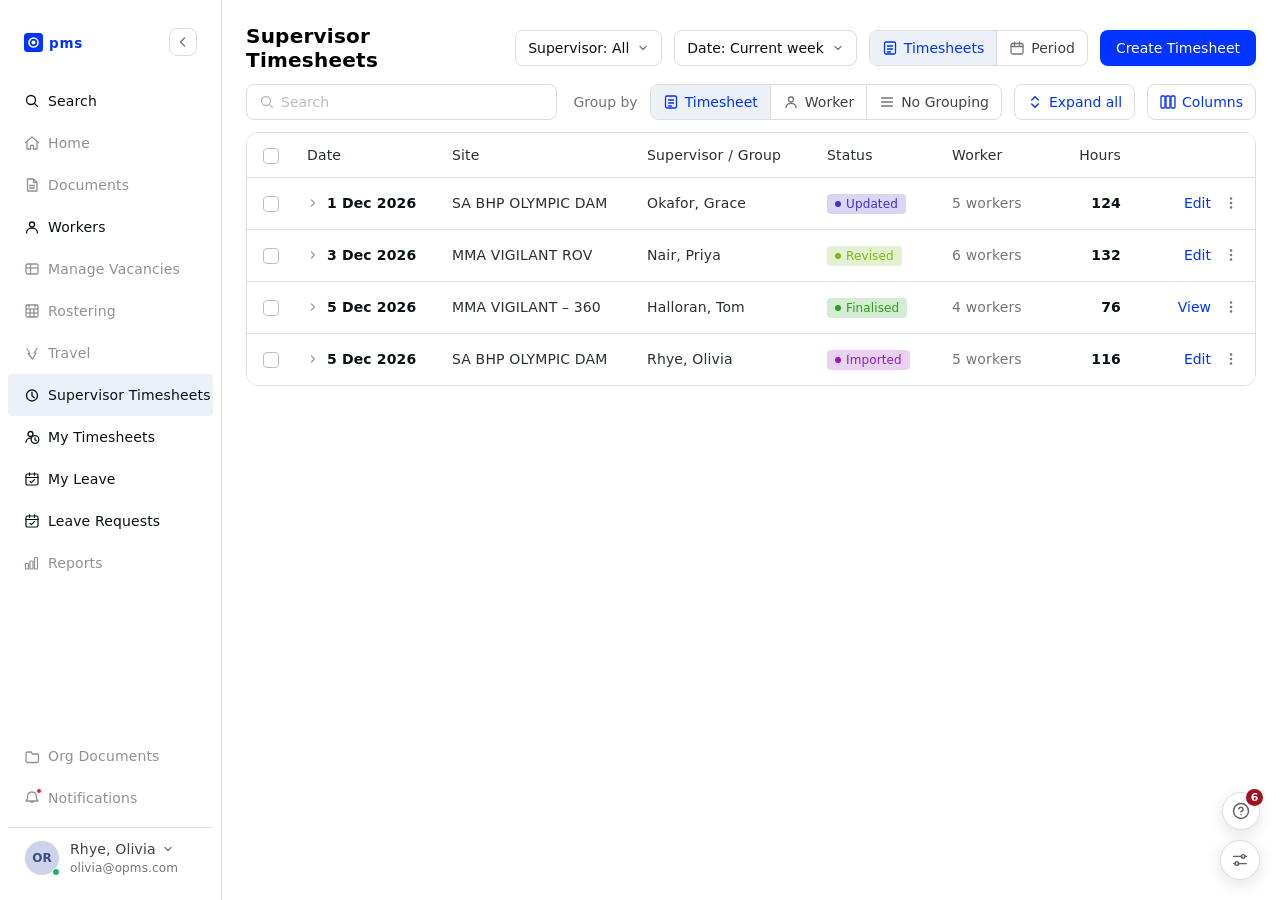
<file: timesheets.html>
<!DOCTYPE html>
<html lang="en">
<head>
<meta charset="UTF-8" />
<meta name="viewport" content="width=device-width, initial-scale=1.0" />
<title>Supervisor Timesheets — OPMS</title>
<link rel="stylesheet" href="assets/tokens.css" />
<link rel="stylesheet" href="assets/shell.css" />
<style id="frozen-cols"></style>
<style>
  /* ─── Timesheets-only ─────────────────────────────────────────────── */
  td.col-chk, th.col-chk { padding-left: 16px; padding-right: 0; }
  td.col-issued { color: var(--text-main); font-variant-numeric: tabular-nums; }
  td.col-act { padding: 6px 12px 6px 6px; }
  /* Nested timesheet rows leave the group column empty so every value below
     the header sits under the heading that names it. */
  td.col-group { color: var(--text-main); }
  .flat-name { display: flex; align-items: center; gap: 10px; font-weight: 500; }
  td.col-sheets, th.col-sheets { text-align: right; font-variant-numeric: tabular-nums; padding-right: 24px; }
  th.col-sheets { padding-right: 24px; }

  td.col-chk, th.col-chk { padding-left: 16px; padding-right: 0; }
  td.col-issued { color: var(--text-main); font-variant-numeric: tabular-nums; }
  td.col-act { padding: 6px 12px 6px 6px; }

  /* ─── Columns button & panel — same component as the Workers module ─── */
  .btn-columns {
    display: inline-flex; align-items: center; gap: 6px;
    height: 36px; padding: 0 12px; border-radius: 8px;
    background: var(--white); border: 1px solid var(--grey-350);
    font-size: 14px; font-weight: 500; line-height: 18px;
    color: var(--grey-800); cursor: pointer; font-family: var(--fs-sans);
    white-space: nowrap; transition: border-color 0.15s, background 0.15s;
  }
  .btn-columns:hover { border-color: #aab6cc; background: var(--bg-blue-light); }
  .btn-columns.active { background: var(--bg-blue-light); border-color: var(--primary); color: var(--primary); }

  .col-panel-wrap { position: relative; }
  .col-panel {
    display: none; position: absolute; top: calc(100% + 6px); right: 0;
    min-width: 210px; background: var(--white);
    border: 1px solid var(--grey-350); border-radius: 10px;
    box-shadow: 0 4px 20px rgba(0,0,0,0.10), 0 1px 4px rgba(0,0,0,0.06);
    z-index: 50; padding: 6px 0; overflow: hidden;
  }
  .col-panel.open { display: block; }
  .col-panel-section { padding: 6px 14px 2px; font-size: 11px; font-weight: 600; color: var(--grey-400); text-transform: uppercase; letter-spacing: 0.6px; }
  .col-panel-divider { border: none; border-top: 1px solid var(--grey-300); margin: 6px 0; }
  .col-panel-row {
    display: flex; align-items: center; gap: 10px;
    padding: 0 14px; height: 36px; cursor: pointer; user-select: none;
    transition: background 0.1s;
  }
  .col-panel-row:hover { background: var(--bg-blue-light); }
  .col-chk-box {
    width: 16px; height: 16px; border-radius: 4px; flex-shrink: 0;
    border: 1.5px solid var(--grey-400); background: var(--white);
    display: flex; align-items: center; justify-content: center;
    transition: background 0.15s, border-color 0.15s;
  }
  .col-panel-row input[type="checkbox"] { display: none; }
  .col-panel-row input:checked + .col-chk-box { background: var(--primary); border-color: var(--primary); }
  .col-panel-row input:checked + .col-chk-box::after {
    content: ''; width: 9px; height: 5px;
    border-left: 1.5px solid #fff; border-bottom: 1.5px solid #fff;
    transform: rotate(-45deg) translateY(-1px); display: block;
  }
  .col-panel-name { font-size: 14px; color: var(--text-main); }

  td.col-task { white-space: normal; line-height: 18px; }
  /* ─── Allowance ──────────────────────────────────────────────────
     One allowance per line, each a name followed by a chip saying how
     much. The chip is the same slot for both kinds — a figure for an
     amount allowance, a tick for one that is simply claimed — so the two
     are told apart by what is in it, not by a colour to memorise. */
  td.col-allow { white-space: normal; line-height: 18px; padding-top: 7px; padding-bottom: 7px; }
  .alw { display: flex; align-items: center; gap: 6px; min-width: 0; }
  .alw + .alw { margin-top: 4px; }
  .alw-name { overflow: hidden; text-overflow: ellipsis; white-space: nowrap; }
  .alw-q {
    display: inline-flex; align-items: center; justify-content: center; flex-shrink: 0;
    min-width: 20px; height: 18px; padding: 0 6px; border-radius: 5px;
    background: var(--grey-200); color: var(--text-main);
    font-size: 12px; font-weight: 500; line-height: 18px; font-variant-numeric: tabular-nums;
  }

  /* The same flag as the hidden-column mark, sitting in the header so the
     two are read as one thing. */
  .th-row { display: flex; align-items: center; gap: 6px; min-width: 0; }
  .th-row .th-label { min-width: 0; }
  .th-ico { display: inline-flex; align-items: center; flex-shrink: 0; color: var(--grey-500); }

  /* Stands in for the hidden Allowance column on the line that has one. */
  /* No box around it: the icon sits flush on the column's right edge, so
     it lines up with the hours above and below it. */
  .alw-mark {
    display: inline-flex; align-items: center; justify-content: flex-end;
    color: var(--grey-500); cursor: default; vertical-align: -2px;
  }
  .alw-mark:hover { color: var(--text-main); }

  /* Timesheet tab: sheet rows lead, their jobs sit under them on a tint. */
  tr.ts-parent { cursor: pointer; }
  tr.ts-parent > td { border-top: 1px solid var(--grey-300); }
  #tbody tr.ts-parent:first-child > td { border-top: none; }
  .ts-parent-main { display: inline-flex; align-items: center; gap: 8px; font-weight: 600; color: var(--text-main); }
  .ts-caret { display: inline-flex; color: var(--grey-500); transition: transform var(--t-fast); }
  tr.ts-parent.collapsed .ts-caret { transform: rotate(-90deg); }
  td.ts-count { font-weight: 400; color: var(--grey-600); }
  td.ts-total { font-weight: 700; }

  /* Frozen cells inherit their row's background, so each row state must set
     one. All at matching specificity, ordered so selection wins over hover. */
  #tbody tr { background: var(--white); }
  #tbody tr.group-row { background: var(--grey-100); }
  #tbody tr:hover { background: #fafbfe; }
  #tbody tr.selected { background: var(--bg-blue-light); }
  .table-card thead tr { background: var(--white); }
  tr.ts-job > td { border-bottom: none; font-size: 13px; }

  td.col-hrs, th.col-hrs { text-align: right; font-variant-numeric: tabular-nums; }
  th.col-hrs { padding-right: 16px; }
  td.col-hrs { font-weight: 600; color: var(--text-main); }

  .updated-cell { display: flex; align-items: baseline; gap: 12px; }
  .updated-time { color: var(--grey-600); font-variant-numeric: tabular-nums; }

  /* Group header rows, shown when Group by is Worker or Project */
  tr.group-row { height: 40px; }
  tr.group-row td {
    background: inherit; padding: 6px 16px;
    font-size: 13px; font-weight: 500; color: var(--grey-800);
    letter-spacing: 0.13px; border-bottom: 1px solid var(--row-divider);
  }
  tr.group-row:hover td { background: var(--grey-100); }
  .group-toggle {
    display: flex; align-items: center; gap: 8px;
    background: none; border: none; padding: 0; cursor: pointer;
    font: inherit; color: inherit;
  }
  .group-caret { transition: transform var(--t-fast); color: var(--grey-600); flex-shrink: 0; }
  tr.group-row.collapsed .group-caret { transform: rotate(-90deg); }
  .group-count { color: var(--grey-600); font-weight: 400; }
  .avatar-sm { width: 24px; height: 24px; font-size: 10px; }
  td.group-total { font-weight: 700; color: var(--text-main); }

  /* Selection bar replaces the toolbar while rows are checked. Plain white
     with outlined actions on the right, per the Figma spec. */
  .sel-bar {
    display: none; align-items: center; gap: 16px;
    height: 52px; padding: 0 2px; background: var(--white);
  }
  .sel-bar.visible { display: flex; }
  .sel-count { font-size: 14px; color: var(--text-main); white-space: nowrap; }
  .sel-unselect {
    background: none; border: none; padding: 0; cursor: pointer;
    font-family: var(--fs-sans); font-size: 14px; font-weight: 500;
    color: var(--primary); white-space: nowrap;
  }
  .sel-unselect:hover { text-decoration: underline; }
  .sel-actions { display: flex; align-items: center; gap: 8px; margin-left: auto; }
  .sel-action {
    /* Same 32px height as Create Timesheet, so the two rows sit on one scale. */
    height: 36px; padding: 0 16px; border-radius: 8px; cursor: pointer;
    background: var(--white); border: 1px solid var(--primary); color: var(--primary);
    font-family: var(--fs-sans); font-size: 14px; font-weight: 500; line-height: 18px;
    white-space: nowrap; transition: background var(--t-fast);
  }
  .sel-action:hover { background: var(--bg-blue-light); }
  .sel-action.danger { border-color: var(--error); color: var(--error); }
  .sel-action.danger:hover { background: var(--error-light); }
  .sel-action:disabled { border-color: var(--grey-350); color: var(--grey-400); cursor: default; }
  .sel-action:disabled:hover { background: var(--white); }

  /* The label truncates inside its own box, so the header cell itself can keep
     overflow visible for the frozen-edge divider. */
  .th-label { display: block; overflow: hidden; text-overflow: ellipsis; white-space: nowrap; }

  /* Drag handle on the right edge of every resizable header cell. */
  .col-grip {
    position: absolute; top: 0; right: 0; width: 8px; height: 100%;
    cursor: col-resize; user-select: none; z-index: 7;
  }
  .col-grip::after {
    content: ''; position: absolute; top: 10px; bottom: 10px; right: 3px;
    width: 2px; border-radius: 1px; background: transparent;
  }
  .col-grip:hover::after, .col-grip.dragging::after { background: var(--primary); }
  body.col-resizing, body.col-resizing * { cursor: col-resize !important; user-select: none; }

  .worker-link { color: var(--text-main); text-decoration: none; }
  .worker-link:hover { color: var(--primary); text-decoration: underline; }
  .col-act .btn-text { font-size: 14px; }

  /* Row kebab menu */
  .kebab-wrap { position: relative; }

  /* ─── Date range calendar (MUI date-range picker layout) ─────────── */
  .dd-chev { width: 12px; height: 12px; margin-left: auto; color: var(--grey-600); }
  .dd-panel.cal-mode { min-width: 0; padding: 0; }
  .dd-panel.cal-mode #date-quick { display: none; }
  #date-cal { display: none; }
  .dd-panel.cal-mode #date-cal { display: block; }

  .cal { width: 600px; padding: 8px 8px 0; }
  .cal-head { display: flex; align-items: center; padding: 4px 8px 6px; }
  .cal-nav {
    width: 32px; height: 32px; flex-shrink: 0; border: none; border-radius: 50%;
    background: none; cursor: pointer; color: var(--grey-700);
    display: flex; align-items: center; justify-content: center;
  }
  .cal-nav:hover { background: var(--grey-200); }
  .cal-nav.next svg { transform: rotate(180deg); }
  .cal-title { flex: 1; text-align: center; font-size: 15px; font-weight: 500; color: var(--text-main); }

  .cal-months { display: flex; gap: 24px; padding: 0 8px; }
  .cal-month { flex: 1; }
  .cal-dow, .cal-grid { display: grid; grid-template-columns: repeat(7, 1fr); }
  .cal-dow span { height: 30px; line-height: 30px; text-align: center; font-size: 12px; color: var(--grey-600); }

  /* The cell carries the range band; the button carries the day circle. */
  .cal-cell { height: 36px; display: flex; align-items: center; justify-content: center; }
  .cal-cell.in { background: var(--bg-blue-light); }
  .cal-cell.start { border-radius: 18px 0 0 18px; }
  .cal-cell.end { border-radius: 0 18px 18px 0; }
  .cal-cell.start.end { border-radius: 18px; }
  .cal-day {
    width: 34px; height: 34px; border: none; border-radius: 50%; background: none;
    cursor: pointer; font-family: var(--fs-sans); font-size: 13px; color: var(--text-main);
  }
  .cal-day:hover { background: var(--grey-200); }
  .cal-day.today { border: 1px solid var(--grey-400); }
  .cal-cell.sel .cal-day { background: var(--primary); color: #fff; font-weight: 500; }
  .cal-cell.sel .cal-day.today { border-color: var(--primary); }

  .cal-foot {
    margin-top: 8px; padding: 10px 16px; border-top: 1px solid var(--grey-300);
    font-size: 13px; color: var(--grey-600);
  }
  /* A phone has no room for two months side by side — show one, and let
     the arrows walk between them. */
  body.is-narrow .dd-panel.cal-mode { left: 0; right: 0; }
  body.is-narrow .cal { width: auto; max-width: 100%; }
  body.is-narrow .cal .cal-months { gap: 0; }
  body.is-narrow .cal .cal-month + .cal-month { display: none; }
  body.is-narrow .cal .cal-head .cal-title + .cal-title { display: none; }

  /* The table scrolls inside the card rather than with the page, so the
     header row and the timesheet being read can stay pinned to the top. */
  .table-scroll { max-height: calc(100vh - 180px); overflow-y: auto; }   /* JS refines this */
  .table-card thead th {
    position: sticky; top: 0; z-index: 5; background: var(--white);
  }

  /* macOS hides overlay scrollbars until you scroll, which leaves no hint that
     the table pans sideways — so paint one permanently under every tab. */
  /* No scrollbar-color here: setting it makes Chrome ignore the
     ::-webkit-scrollbar rules below and fall back to an overlay bar. */
  .table-scroll { overflow-x: scroll; }
  @supports (-moz-appearance: none) {
    .table-scroll { scrollbar-color: var(--grey-400) var(--grey-200); }
  }
  .table-scroll::-webkit-scrollbar { -webkit-appearance: none; height: 10px; }
  .table-scroll::-webkit-scrollbar-track { background: var(--grey-200); }
  .table-scroll::-webkit-scrollbar-thumb {
    background: var(--grey-400); border-radius: 5px;
    border: 2px solid var(--grey-200); background-clip: padding-box;
  }
  .table-scroll::-webkit-scrollbar-thumb:hover { background: var(--grey-600); background-clip: padding-box; }

  /* ─── Period view ───────────────────────────────────────────────────
     Same data as the list, laid out with the days as columns. One fixed
     hierarchy — site › supervisor › worker › task — so Group by and the
     column picker step aside while it is showing. */
  body.mode-period #groupby,
  body.mode-period .seg-label,
  body.mode-period #columns-wrap { display: none; }

  #modeswitch .seg-btn { display: inline-flex; align-items: center; gap: 6px; }

  .pd-table { min-width: 100%; }
  .pd-table th, .pd-table td { white-space: nowrap; }
  .pd-table th.pd-label, .pd-table td.pd-label {
    position: sticky; left: 0; z-index: 2; background: inherit;
    overflow: hidden; text-overflow: ellipsis;
  }
  .pd-table thead th { position: sticky; top: 0; z-index: 3; background: var(--white); vertical-align: bottom; }
  .pd-table thead th.pd-label { z-index: 4; }
  .pd-table th.pd-day, .pd-table td.pd-day,
  .pd-table th.pd-total, .pd-table td.pd-total { text-align: right; }
  .pd-table td.pd-day, .pd-table td.pd-total { font-variant-numeric: tabular-nums; }
  .pd-table th.pd-total, .pd-table td.pd-total {
    position: sticky; right: 0; z-index: 2; background: inherit; font-weight: 600;
  }
  .pd-table thead th.pd-total { z-index: 4; }
  .pd-day-head { display: flex; flex-direction: column; align-items: flex-end; gap: 1px; line-height: 16px; }
  .pd-day-head .dow { font-size: 12px; font-weight: 400; color: var(--grey-600); }
  .pd-day-head .dnum { font-size: 14px; font-weight: 500; color: var(--text-main); }
  .pd-day-head.is-today .dow, .pd-day-head.is-today .dnum { color: var(--primary); }

  #tbody tr.pd-row { background: var(--white); }
  #tbody tr.pd-row:hover { background: #fafbfe; }
  .pd-tree { display: inline-flex; align-items: center; gap: 8px; min-width: 0; }
  .pd-tree .caret {
    width: 18px; height: 18px; flex-shrink: 0; display: flex; align-items: center; justify-content: center;
    color: var(--grey-600); transition: transform var(--t-fast);
  }
  tr.pd-closed .caret, tr.pf-summary.collapsed .caret { transform: rotate(-90deg); }
  .pf-summary .pd-tree .name { font-weight: 600; }
  .pf-summary td.pf-site { cursor: pointer; }
  .pd-tree .ico { flex-shrink: 0; color: var(--grey-600); }
  .pd-tree .name { overflow: hidden; text-overflow: ellipsis; }
  .pd-site .name { font-weight: 600; }
  .pd-sup .name, .pd-worker .name { font-weight: 500; }
  .pd-task td.pd-label { padding-left: 86px; }
  .pd-foot td {
    position: sticky; bottom: 0; background: var(--white);
    border-top: 1px solid var(--grey-350); font-weight: 600;
  }
  .pd-foot td.pd-label { z-index: 3; color: var(--grey-700); font-weight: 500; }
  .pd-foot td.pd-total { z-index: 3; }

  /* Headers carry the shell's 24px right padding, the cells 16px — which
     left the dates a few pixels off their own numbers. */
  .pd-table thead th.pd-day, .pd-table thead th.pd-total { padding-right: 16px; }

  /* The line that opens each site + supervisor block in the flat layout. */
  .pd-table tr.pf-summary td { background: var(--grey-100); }
  .pd-table tr.pf-summary td.pf-site, .pd-table tr.pf-summary td.pf-sup { font-weight: 600; }
  .pd-table tr.pf-summary:hover td { background: var(--grey-200); }
  .pd-table tr.pf-summary td.tdy { background: #dfe7f3; }
  .pd-table tr.pf-summary:hover td.tdy { background: #d6e0ef; }
  .count-pill { color: var(--grey-600); }

  /* Today reads as a tint down the whole column, not as something clickable. */
  .pd-table td.tdy, .pd-table thead th.tdy { background: var(--bg-blue-light); }
  .pd-table tbody tr:hover td.tdy { background: #e4ecf7; }

  /* Secondary actions read as actions. */
  .toolbar .btn-ghost, .btn-columns { color: var(--primary); }

  /* ─── Period edit bar ──────────────────────────────────────────── */
  #pd-edit { display: none; }
  body.mode-period #pd-edit { display: inline-flex; }
  /* Editing takes over the toolbar's right-hand side rather than opening
     a bar of its own, so the search stays where it was. */
  .edit-actions { display: none; align-items: center; gap: 8px; margin-left: auto; }
  body.pd-editing .edit-actions { display: flex; }
  body.pd-editing .toolbar-right > .seg-label,
  body.pd-editing .toolbar-right > #groupby,
  body.pd-editing .toolbar-right > #pd-edit,
  body.pd-editing .toolbar-right > #expand-all,
  body.pd-editing .toolbar-right > #columns-wrap { display: none; }
  .edit-actions .btn-outline {
    height: 36px; padding: 0 16px; border-radius: 8px; cursor: pointer;
    display: inline-flex; align-items: center; gap: 6px;
    background: var(--white); border: 1px solid var(--primary); color: var(--primary);
    font-family: var(--fs-sans); font-size: 14px; font-weight: 500; line-height: 18px;
    white-space: nowrap; transition: background var(--t-fast);
  }
  .edit-actions .btn-outline:hover { background: var(--bg-blue-light); }
  [hidden] { display: none !important; }

  /* ─── One cell ───────────────────────────────────────────────────── */
  .hr-cell {
    display: flex; align-items: center; justify-content: flex-end; gap: 6px;
    width: 100%; height: 30px; padding: 0 8px; cursor: pointer;
    font-family: var(--fs-sans); font-size: 14px; color: var(--text-main);
    border: 1px solid var(--grey-350); border-radius: 6px; background: var(--white);
    font-variant-numeric: tabular-nums;
  }
  .hr-cell:hover { border-color: var(--primary); }
  .hr-cell.changed { border-color: var(--primary); background: var(--bg-blue-light); }
  /* Left of the figure, so a flagged column still lines up with a plain one. */
  .alw-mark {
    display: inline-flex; align-items: center; flex-shrink: 0;
    margin-right: auto; color: var(--grey-500); cursor: pointer; vertical-align: -2px;
  }
  .alw-mark:hover { color: var(--text-main); }
  td.pd-day .alw-mark { margin-right: 4px; }

  .cell-pop {
    display: none; position: fixed; z-index: 500; width: 248px; padding: 12px;
    border-radius: 10px; background: var(--white);
    border: 1px solid var(--grey-300); box-shadow: var(--shadow-dropdown);
  }
  .cell-pop.open { display: block; }
  .cp-row {
    display: flex; align-items: center; justify-content: space-between; gap: 10px; margin-bottom: 8px;
    font-size: 13px; color: var(--grey-700);
  }
  .cp-row input {
    width: 92px; height: 32px; padding: 0 8px; text-align: right;
    font-family: var(--fs-sans); font-size: 14px; color: var(--text-main);
    border: 1px solid var(--grey-350); border-radius: 6px; background: var(--white);
    font-variant-numeric: tabular-nums;
  }
  .cp-row input:focus { outline: none; border-color: var(--primary); }
  .cp-sep {
    margin: 10px 0 8px; padding-top: 10px; border-top: 1px solid var(--grey-200);
    font-size: 12px; color: var(--grey-600);
  }
  .cp-foot { display: flex; align-items: center; justify-content: flex-start; margin-top: 10px; }
  #cp-hrow.derived input { background: #fafafa; color: var(--grey-600); cursor: default; }
  .alw-pick { display: grid; grid-template-columns: 1fr 54px; align-items: center; gap: 6px; }
  .alw-pick select {
    min-width: 0; height: 32px; padding: 0 6px;
    font-family: var(--fs-sans); font-size: 13px; color: var(--text-main);
    border: 1px solid var(--grey-350); border-radius: 6px; background: var(--white);
  }
  .alw-pick select:focus { outline: none; border-color: var(--primary); }
  .alw-qty {
    width: 100%; height: 32px; padding: 0 8px; text-align: right;
    font-family: var(--fs-sans); font-size: 13px; color: var(--text-main);
    border: 1px solid var(--grey-350); border-radius: 6px; background: var(--white);
  }
  .alw-qty:focus { outline: none; border-color: var(--primary); }
  .alw-empty { font-size: 12px; color: var(--grey-600); padding: 2px 0; }

  .pd-input {
    width: 100%; max-width: 72px; height: 32px; padding: 0 8px; text-align: right;
    font-family: var(--fs-sans); font-size: 14px; color: var(--text-main);
    border: 1px solid var(--grey-350); border-radius: 6px; background: var(--white);
  }
  .pd-input:focus { outline: none; border-color: var(--primary); }
  .pd-input.changed { border-color: var(--primary); background: var(--bg-blue-light); }

  /* ─── Row layout switcher (Period only) ────────────────────────── */
  .rows-switch {
    display: none; position: fixed; right: 20px; bottom: 20px; z-index: 400;
    padding: 4px; gap: 2px; border-radius: 10px;
    background: var(--white); border: 1px solid var(--grey-350); box-shadow: var(--shadow-dropdown);
  }
  body.mode-period .rows-switch { display: inline-flex; }
  .rows-switch button {
    display: inline-flex; align-items: center; gap: 6px;
    height: 30px; padding: 0 12px; border: none; border-radius: 7px; cursor: pointer;
    background: none; color: var(--grey-700);
    font-family: var(--fs-sans); font-size: 13px; font-weight: 500;
  }
  .rows-switch button:hover { background: var(--grey-100); color: var(--text-main); }
  .rows-switch button.on { background: var(--bg-blue-light); color: var(--primary); }

  /* Flat period rows: a column each, printed only when the value changes. */
  .pd-table th.pf-site, .pd-table td.pf-site { position: sticky; left: 0; z-index: 2; background: inherit; }
  .pd-table th.pf-sup,  .pd-table td.pf-sup  { position: sticky; left: var(--x-sup, 190px); z-index: 2; background: inherit; }
  .pd-table th.pf-worker, .pd-table td.pf-worker { position: sticky; left: var(--x-worker, 340px); z-index: 2; background: inherit; }
  .pd-table th.pf-task, .pd-table td.pf-task { position: sticky; left: var(--x-task, 490px); z-index: 2; background: inherit; }
  .pd-table th.pf-site, .pd-table td.pf-site, .pd-table th.pf-sup, .pd-table td.pf-sup,
  .pd-table th.pf-worker, .pd-table td.pf-worker, .pd-table th.pf-task, .pd-table td.pf-task {
    overflow: hidden; text-overflow: ellipsis; white-space: nowrap;
  }
  .pd-table thead th.pf-site, .pd-table thead th.pf-sup,
  .pd-table thead th.pf-worker, .pd-table thead th.pf-task { z-index: 4; }
  td.pf-site { font-weight: 600; }
  td.pf-sup, td.pf-worker { font-weight: 500; }

  #tbody tr.pf-top > td { border-top: 1px solid var(--grey-350); }

</style>
</head>
<body data-module="timesheets">

<div class="page">
  <aside id="shell-sidebar"></aside>

  <main class="main">
    <div class="content">

      <div class="page-header">
        <h1 class="page-title">Supervisor Timesheets</h1>
        <div class="header-actions">
          <div class="dd-wrap" id="super-dd">
            <button class="dd-trigger" type="button">
              <span>Supervisor: <span id="super-dd-value">All</span></span>
              <svg class="dd-caret" width="12" height="12" viewBox="0 0 12 12" fill="none"><path d="M3 4.5l3 3 3-3" stroke="currentColor" stroke-width="1.2" stroke-linecap="round" stroke-linejoin="round"/></svg>
            </button>
            <div class="dd-panel" id="super-dd-panel"></div>
          </div>
          <div class="dd-wrap" id="date-dd">
            <button class="dd-trigger" type="button">
              <span>Date: <span id="date-dd-value">Current week</span></span>
              <svg class="dd-caret" width="12" height="12" viewBox="0 0 12 12" fill="none"><path d="M3 4.5l3 3 3-3" stroke="currentColor" stroke-width="1.2" stroke-linecap="round" stroke-linejoin="round"/></svg>
            </button>
            <div class="dd-panel" id="date-dd-panel"></div>
          </div>
          <div class="seg" id="modeswitch">
            <button class="seg-btn active" type="button" data-mode="list">
              <svg width="16" height="16" viewBox="0 0 16 16" fill="none" aria-hidden="true"><rect x="2.5" y="2" width="11" height="12" rx="1.5" stroke="currentColor" stroke-width="1.3"/><path d="M5.5 6h5M5.5 9h5M5.5 12h3" stroke="currentColor" stroke-width="1.3" stroke-linecap="round"/></svg>
              Timesheets
            </button>
            <button class="seg-btn" type="button" data-mode="period">
              <svg width="16" height="16" viewBox="0 0 16 16" fill="none" aria-hidden="true"><rect x="2" y="3.5" width="12" height="10.5" rx="1.5" stroke="currentColor" stroke-width="1.3"/><path d="M2 6.5h12M5.5 2v3M10.5 2v3" stroke="currentColor" stroke-width="1.3" stroke-linecap="round"/></svg>
              Period
            </button>
          </div>
          <button class="btn-primary" type="button" id="btn-create">Create Timesheet</button>
        </div>
      </div>

      <div class="toolbar" id="toolbar">
        <div class="search-wrap">
          <label class="search-bar">
            <svg class="search-icon" width="16" height="16" viewBox="0 0 16 16" fill="none"><circle cx="7" cy="7" r="4.5" stroke="currentColor" stroke-width="1.3"/><path d="M10.5 10.5l3 3" stroke="currentColor" stroke-width="1.3" stroke-linecap="round"/></svg>
            <input class="search-input-el" id="search" type="text" placeholder="Search" autocomplete="off" />
            <button class="search-clear" id="search-clear" type="button" aria-label="Clear search">
              <svg width="12" height="12" viewBox="0 0 12 12" fill="none"><path d="M3 3l6 6M9 3l-6 6" stroke="currentColor" stroke-width="1.4" stroke-linecap="round"/></svg>
            </button>
          </label>
        </div>
        <div class="toolbar-right">
          <span class="seg-label">Group by</span>
          <div class="seg" id="groupby">
            <button class="seg-btn active" type="button" data-group="none">
              <svg width="16" height="16" viewBox="0 0 16 16" fill="none" aria-hidden="true"><rect x="2.5" y="2" width="11" height="12" rx="1.5" stroke="currentColor" stroke-width="1.3"/><path d="M5.5 6h5M5.5 9h5M5.5 12h3" stroke="currentColor" stroke-width="1.3" stroke-linecap="round"/></svg>
              Timesheet
            </button>
            <button class="seg-btn" type="button" data-group="worker">
              <svg width="16" height="16" viewBox="0 0 16 16" fill="none" aria-hidden="true"><circle cx="8" cy="5.5" r="2.5" stroke="currentColor" stroke-width="1.3"/><path d="M3 13.5c0-2.5 2.2-4.2 5-4.2s5 1.7 5 4.2" stroke="currentColor" stroke-width="1.3" stroke-linecap="round"/></svg>
              Worker
            </button>
            <button class="seg-btn" type="button" data-group="flat">
              <svg width="16" height="16" viewBox="0 0 16 16" fill="none" aria-hidden="true"><path d="M2.5 4h11M2.5 8h11M2.5 12h11" stroke="currentColor" stroke-width="1.3" stroke-linecap="round"/></svg>
              No Grouping
            </button>
          </div>
          <button class="btn-ghost" type="button" id="pd-edit">
            <svg width="16" height="16" viewBox="0 0 16 16" fill="none" aria-hidden="true"><path d="M11.2 2.8l2 2L6 12H4v-2l7.2-7.2z" stroke="currentColor" stroke-width="1.3" stroke-linejoin="round"/></svg>
            Edit
          </button>
          <button class="btn-ghost" type="button" id="expand-all"></button>
          <div class="col-panel-wrap" id="columns-wrap">
            <button class="btn-columns" id="btn-columns" type="button" aria-expanded="false" aria-haspopup="true">
              <svg width="16" height="16" viewBox="0 0 16 16" fill="none" aria-hidden="true">
                <rect x="1" y="2" width="4" height="12" rx="1" stroke="currentColor" stroke-width="1.3"/>
                <rect x="6" y="2" width="4" height="12" rx="1" stroke="currentColor" stroke-width="1.3"/>
                <rect x="11" y="2" width="4" height="12" rx="1" stroke="currentColor" stroke-width="1.3"/>
              </svg>
              Columns
            </button>
            <div class="col-panel" id="col-panel"></div>
          </div>
          <div class="edit-actions" id="pd-edit-actions">
            <button class="btn-outline" type="button" id="pd-cancel">Cancel</button>
            <button class="btn-primary" type="button" id="pd-save" disabled>Save</button>
          </div>
        </div>
      </div>

      <div class="sel-bar" id="sel-bar">
        <span class="sel-count" id="sel-count">0 selected</span>
        <button class="sel-unselect" type="button" data-bulk="clear">Unselect all</button>
        <div class="sel-actions">
          <button class="sel-action" type="button" data-bulk="export">Export</button>
          <button class="sel-action" type="button" data-bulk="finalise">Finalise</button>
          <button class="sel-action danger" type="button" data-bulk="delete">Delete</button>
        </div>
      </div>

      <div class="table-card">
        <div class="table-scroll">
          <table>
            <colgroup id="main-colgroup"></colgroup>
            <thead id="main-thead"></thead>
            <tbody id="tbody"></tbody>
          </table>
        </div>
        <div class="empty-state" id="empty">
          <div class="empty-title">No timesheets found</div>
          <div class="empty-sub" id="empty-sub">Try a different search term or date range.</div>
        </div>
      </div>

    </div>
  </main>
</div>

<div class="rows-switch" id="rows-switch" role="group" aria-label="Row layout">
  <button type="button" data-rows="nested">
    <svg width="15" height="15" viewBox="0 0 16 16" fill="none"><path d="M2.5 3.5h11M5 8h8.5M7.5 12.5h6" stroke="currentColor" stroke-width="1.4" stroke-linecap="round"/></svg>
    Nested
  </button>
  <button type="button" data-rows="flat" class="on">
    <svg width="15" height="15" viewBox="0 0 16 16" fill="none"><rect x="2" y="3" width="12" height="10" rx="1.4" stroke="currentColor" stroke-width="1.3"/><path d="M6.5 3v10M10 3v10" stroke="currentColor" stroke-width="1.3"/></svg>
    Flat
  </button>
</div>

<!-- ── One cell ─────────────────────────────────────────────────── -->
<div class="cell-pop" id="cell-pop" role="dialog" aria-label="Hours for this day">
  <div id="cp-times">
    <label class="cp-row"><span>Start</span>
      <input id="cp-s" type="text" inputmode="numeric" placeholder="06:00" autocomplete="off" /></label>
    <label class="cp-row"><span>Finish</span>
      <input id="cp-f" type="text" inputmode="numeric" placeholder="14:00" autocomplete="off" /></label>
  </div>
  <label class="cp-row" id="cp-hrow"><span>Hours</span>
    <input id="cp-h" type="text" inputmode="decimal" autocomplete="off" /></label>
  <div class="cp-sep">allowance claimed for this day</div>
  <div class="cp-alw" id="cp-alw"></div>
  <div class="cp-foot">
    <button class="btn-text" type="button" id="cp-clear">Clear</button>
  </div>
</div>

<script src="assets/shell.js"></script>
<script>
(function () {
  'use strict';

  /* ─── Mock data ───────────────────────────────────────────────────────
     Hardcoded, as in every other OPMS prototype — there is no backend.    */
  var STATUS_COLOR = {
    Created:   'grey',
    Exported:  'purple',
    Submitted: 'blue',
    Updated:   'indigo',
    Imported:  'violet',
    Revised:   'lime',
    Finalised: 'green'
  };

  var TIMESHEETS = [
    { id: 'TS-1041', ago: 70, supervisor: 'Rhye, Olivia',    site: 'MMA VIGILANT – 360', project: 'Vigilant 360 Refit',    worker: 'Smith John',   status: 'Created',   updAgo: 69, time: '10:03 am' },
    { id: 'TS-1042', ago: 62, supervisor: 'Nair, Priya',   site: 'MMA VIGILANT ROV',   project: 'ROV Mobilisation',      worker: 'Stone Emma',   status: 'Exported',  updAgo: 62, time: '10:03 am' },
    { id: 'TS-1043', ago: 55, supervisor: 'Halloran, Tom', site: 'SA BHP OLYMPIC DAM', project: 'Shutdown Factory XYZ',  worker: 'Adams Sophia', status: 'Submitted', updAgo: 54, time: '10:03 am' },
    { id: 'TS-1044', ago: 47, supervisor: 'Okafor, Grace', site: 'MMA VIGILANT – 360', project: 'Vigilant 360 Refit',    worker: 'Miller Ava',   status: 'Updated',   updAgo: 46, time: '09:14 am' },
    { id: 'TS-1045', ago: 40, supervisor: 'Okafor, Grace', site: 'MMA VIGILANT ROV',   project: 'ROV Mobilisation',      worker: 'Clark Emma',   status: 'Imported',  updAgo: 40, time: '04:41 pm' },
    { id: 'TS-1046', ago: 33, supervisor: 'Okafor, Grace', site: 'SA BHP OLYMPIC DAM', project: 'Olympic Dam Expansion', worker: 'Baker Liam',   status: 'Revised',   updAgo: 32, time: '11:52 am' },
    { id: 'TS-1047', ago: 26, supervisor: 'Rhye, Olivia',    site: 'MMA VIGILANT – 360', project: 'Shutdown Factory XYZ',  worker: 'Brown Olivia', status: 'Finalised', updAgo: 25, time: '08:20 am' },
    { id: 'TS-1048', ago: 19, supervisor: 'Nair, Priya',   site: 'SA BHP OLYMPIC DAM', project: 'Olympic Dam Expansion', worker: 'Clark Olivia', status: 'Created',   updAgo: 19, time: '02:07 pm' },
    { id: 'TS-1049', ago: 12, supervisor: 'Halloran, Tom', site: 'MMA VIGILANT ROV',   project: 'ROV Mobilisation',      worker: 'Hill Allison', status: 'Submitted', updAgo: 11, time: '10:33 am' },
    { id: 'TS-1050', ago: 6 , supervisor: 'Rhye, Olivia',    site: 'MMA VIGILANT – 360', project: 'Vigilant 360 Refit',    worker: 'Davis Noah',   status: 'Exported',  updAgo: 5 , time: '03:55 pm' },
    { id: 'TS-1051', ago: 4 , supervisor: 'Okafor, Grace', site: 'SA BHP OLYMPIC DAM', project: 'Shutdown Factory XYZ',  worker: 'Smith John',   status: 'Updated',   updAgo: 4 , time: '09:02 am' },
    { id: 'TS-1052', ago: 2 , supervisor: 'Nair, Priya',   site: 'MMA VIGILANT ROV',   project: 'ROV Mobilisation',      worker: 'Miller Ava',   status: 'Revised',   updAgo: 1 , time: '01:18 pm' },
    { id: 'TS-1053', ago: 0 , supervisor: 'Halloran, Tom', site: 'MMA VIGILANT – 360', project: 'Vigilant 360 Refit',    worker: 'Baker Liam',   status: 'Finalised', updAgo: 0 , time: '07:45 am' },
    { id: 'TS-1054', ago: 0 , supervisor: 'Rhye, Olivia',    site: 'SA BHP OLYMPIC DAM', project: 'Olympic Dam Expansion', worker: 'Hill Allison', status: 'Imported',  updAgo: 0 , time: '12:30 pm' }
  ];

  var MONTHS = ['Jan', 'Feb', 'Mar', 'Apr', 'May', 'Jun', 'Jul', 'Aug', 'Sep', 'Oct', 'Nov', 'Dec'];
  var FULL_MONTHS = ['January', 'February', 'March', 'April', 'May', 'June', 'July', 'August', 'September', 'October', 'November', 'December'];

  function fmtDate(iso) {
    var p = iso.split('-');
    return String(Number(p[2])) + ' ' + MONTHS[Number(p[1]) - 1] + ' ' + p[0];
  }

  /* ─── Dates ────────────────────────────────────────────────────────
     The mock timesheets carry day offsets, not fixed dates, and are rebased
     onto today at load. A hardcoded dataset would age out of "Last 7 days"
     and leave the default view empty a week after this was written. */
  function pad2(n) { return (n < 10 ? '0' : '') + n; }
  function toIso(d) { return d.getFullYear() + '-' + pad2(d.getMonth() + 1) + '-' + pad2(d.getDate()); }
  function parseIso(iso) { var p = iso.split('-'); return new Date(+p[0], +p[1] - 1, +p[2]); }

  var TODAY = new Date();
  TODAY.setHours(0, 0, 0, 0);

  function daysAgoIso(n) {
    var d = new Date(TODAY.getTime());
    d.setDate(d.getDate() - n);
    return toIso(d);
  }
  /* n weeks back, Monday to Sunday — the unit a timesheet week runs in. */
  function weekDay(n, offset) {
    var d = new Date(TODAY.getTime());
    d.setDate(d.getDate() - ((d.getDay() + 6) % 7) - 7 * n + offset);
    return toIso(d);
  }
  function weekStartIso(n) { return weekDay(n, 0); }
  function weekEndIso(n) { return weekDay(n, 6); }

  TIMESHEETS.forEach(function (t) {
    t.issued  = daysAgoIso(t.ago);
    t.updated = daysAgoIso(t.updAgo);
  });

  /* "12 Aug – 20 Aug 2025", collapsing the year when both ends share it. */
  function fmtRange(from, to) {
    if (from === to) return fmtDate(from);
    var a = fmtDate(from), b = fmtDate(to);
    if (from.slice(0, 4) === to.slice(0, 4)) a = a.slice(0, a.lastIndexOf(' '));
    return a + ' – ' + b;
  }

  /* ─── State ───────────────────────────────────────────────────────── */
  var state = { query: '', range: 'week', from: null, to: null, supervisor: 'all', group: 'none', mode: 'list' };

  /* Columns the user has switched off. Position and Work Type ship hidden. */
  var hiddenCols = { position: true, worktype: true, project: true };
  /* The frozen columns anchor the table, so they can't be switched off. */
  var LOCKED_COLS = ['chk', 'group', 'issued', 'site', 'super', 'hrs', 'act'];
  var selected = Object.create(null);
  /* Rows start collapsed, so an unrecorded key counts as collapsed and
     only an explicit false means a row has been opened. */
  var collapsed = Object.create(null);
  /* A search opens the rows it matches inside. That lives in its own map, so
     clearing the search puts the manual open/closed state back as it was. */
  var searchCollapsed = Object.create(null);
  function isCollapsed_(key) {
    if (state.query) return searchCollapsed[key] === true;
    return collapsed[key] !== false;
  }
  function setCollapsed_(key, v) {
    if (state.query) searchCollapsed[key] = v; else collapsed[key] = v;
  }
  /* Column widths the user has dragged, keyed by tab so the same column can
     be sized differently where it carries different content. */
  var colWidths = Object.create(null);
  /* A floor per column, not one number for the table: 64px leaves Date and
     Supervisor unreadable while it is still generous for Hours. */
  var MIN_COL_W = 64;
  var MIN_W = {
    chk: 44, group: 150, issued: 110, site: 140, super: 130, status: 110,
    worker: 120, position: 120, worktype: 110, project: 130, task: 160,
    allow: 140, times: 120, updated: 140, hrs: 80
  };
  function minFor(k) { return MIN_W[k] || MIN_COL_W; }
  var currentCols = [], currentAllCols = [];
  /* Child rows are built on demand: a timesheet can carry hundreds of entries,
     and rendering every one of them for a collapsed row costs the same as
     rendering the whole table. Key -> function returning that row's <tr>s. */
  var childHtml = Object.create(null);

  var openKeys = [];       // what the Expand all button acts on, set during render
  var renderedKeys = [];   // parent rows the current render actually emitted
  var renderedSheets = Object.create(null);   // timesheet ids the render touched
  var shownIds = [];       // timesheet ids on screen, for select-all

  var tbody     = document.getElementById('tbody');
  var empty     = document.getElementById('empty');
  var emptySub  = document.getElementById('empty-sub');
  var mainTable    = document.querySelector('.table-card table');
  var mainColgroup = document.getElementById('main-colgroup');
  var mainThead    = document.getElementById('main-thead');
  function chkAll() { return document.getElementById('chk-all'); }
  var selBar    = document.getElementById('sel-bar');
  var selCount  = document.getElementById('sel-count');
  var toolbar   = document.getElementById('toolbar');
  var searchEl  = document.getElementById('search');
  var clearBtn  = document.getElementById('search-clear');

  var CHECK = '<svg class="dd-check" viewBox="0 0 14 14" fill="none"><path d="M2.5 7.5l3 3 6-7" stroke="currentColor" stroke-width="1.6" stroke-linecap="round" stroke-linejoin="round"/></svg>';

  /* ─── Supervisor filter ───────────────────────────────────────────── */
  /* The signed-in account in the shell — what "Me" resolves to. */
  var CURRENT_USER = 'Rhye, Olivia';

  var superPanel = document.getElementById('super-dd-panel');
  var superValue = document.getElementById('super-dd-value');

  var supervisors = [];
  TIMESHEETS.forEach(function (t) {
    if (t.supervisor === CURRENT_USER) return;      // covered by the Me option
    if (supervisors.indexOf(t.supervisor) === -1) supervisors.push(t.supervisor);
  });
  supervisors.sort();

  superPanel.innerHTML =
    '<button class="dd-item active" type="button" data-super="all">' + CHECK + 'All supervisors</button>' +
    '<button class="dd-item" type="button" data-super="me">' + CHECK + 'Me (' + Shell.esc(CURRENT_USER) + ')</button>' +
    '<hr class="dd-divider" />' +
    supervisors.map(function (n) {
      return '<button class="dd-item" type="button" data-super="' + Shell.esc(n) + '">' + CHECK + Shell.esc(n) + '</button>';
    }).join('');

  superPanel.addEventListener('click', function (e) {
    var item = e.target.closest('.dd-item');
    if (!item) return;
    state.supervisor = item.getAttribute('data-super');
    superPanel.querySelectorAll('.dd-item').forEach(function (i) { i.classList.remove('active'); });
    item.classList.add('active');
    superValue.textContent = state.supervisor === 'all' ? 'All'
      : state.supervisor === 'me' ? 'Me' : state.supervisor;
    Shell.closeAllDropdowns();
    render();
  });

  /* ─── Date filter: quick ranges + a custom range calendar ─────────── */
  var datePanel = document.getElementById('date-dd-panel');
  var dateValue = document.getElementById('date-dd-value');
  var dateTrigger = document.querySelector('#date-dd .dd-trigger');

  /* A timesheet week is the unit people work in, so the quick ranges are
     weeks — anything else is a custom range. */
  var QUICK = [
    { k: 'week',     label: 'Current week' },
    { k: 'lastweek', label: 'Last week' }
  ];
  var CHEV = '<svg class="dd-chev" viewBox="0 0 12 12" fill="none"><path d="M4.5 3l3 3-3 3" stroke="currentColor" stroke-width="1.2" stroke-linecap="round" stroke-linejoin="round"/></svg>';

  datePanel.innerHTML =
    '<div class="dd-view" id="date-quick">' +
      QUICK.map(function (r) {
        return '<button class="dd-item' + (r.k === state.range ? ' active' : '') + '" type="button" data-range="' + r.k + '">' +
          CHECK + r.label + '</button>';
      }).join('') +
      '<button class="dd-item" type="button" data-range="custom">' + CHECK + 'Custom' + CHEV + '</button>' +
    '</div>' +
    '<div class="cal" id="date-cal"></div>';

  function markRange(k) {
    datePanel.querySelectorAll('#date-quick .dd-item').forEach(function (i) {
      i.classList.toggle('active', i.getAttribute('data-range') === k);
    });
  }
  function syncDateLabel() {
    if (state.range === 'custom') { dateValue.textContent = fmtRange(state.from, state.to); return; }
    dateValue.textContent = QUICK.filter(function (r) { return r.k === state.range; })[0].label;
  }

  /* The date window every filter reads. null means no date limit. */
  function rangeBounds() {
    if (state.range === 'week')     return { from: weekStartIso(0), to: weekEndIso(0) };
    if (state.range === 'lastweek') return { from: weekStartIso(1), to: weekEndIso(1) };
    if (state.range === 'custom') return { from: state.from, to: state.to };
    return null;
  }

  /* ─── Custom range calendar (two months, MUI date-range style) ─────── */
  var DOW = ['S', 'M', 'T', 'W', 'T', 'F', 'S'];
  var calAnchor = null;                    // first day of the left-hand month
  var pick = { from: null, to: null };     // in-progress selection
  var hoverIso = null;

  var ARROW = '<svg viewBox="0 0 16 16" fill="none" width="16" height="16"><path d="M10 3.5L5.5 8l4.5 4.5" stroke="currentColor" stroke-width="1.5" stroke-linecap="round" stroke-linejoin="round"/></svg>';

  function openCalendar() {
    var base = (state.range === 'custom' && state.from) ? parseIso(state.from) : new Date(TODAY.getTime());
    /* Show the previous month alongside the current one — most of the
       records being picked over are in the past. */
    calAnchor = new Date(base.getFullYear(), base.getMonth() - 1, 1);
    pick = state.range === 'custom' ? { from: state.from, to: state.to } : { from: null, to: null };
    hoverIso = null;
    datePanel.classList.add('cal-mode');
    renderCal();
  }

  function monthGrid(y, m) {
    var lead = new Date(y, m, 1).getDay();
    var days = new Date(y, m + 1, 0).getDate();
    var lo = pick.from;
    var hi = pick.to || (lo && hoverIso && hoverIso > lo ? hoverIso : null);
    var today = daysAgoIso(0);
    var cells = '';
    for (var i = 0; i < lead; i++) cells += '<div class="cal-cell"></div>';
    for (var d = 1; d <= days; d++) {
      var iso = y + '-' + pad2(m + 1) + '-' + pad2(d);
      var isStart = !!lo && iso === lo;
      var isEnd   = !!hi && iso === hi;
      var cls = 'cal-cell';
      if (lo && hi && iso >= lo && iso <= hi) cls += ' in';
      if (isStart) cls += ' start';
      if (isEnd)   cls += ' end';
      if (isStart || isEnd) cls += ' sel';
      cells += '<div class="' + cls + '"><button class="cal-day' + (iso === today ? ' today' : '') +
        '" type="button" data-iso="' + iso + '">' + d + '</button></div>';
    }
    return '<div class="cal-month">' +
      '<div class="cal-dow">' + DOW.map(function (w) { return '<span>' + w + '</span>'; }).join('') + '</div>' +
      '<div class="cal-grid">' + cells + '</div>' +
    '</div>';
  }

  function renderCal() {
    var y = calAnchor.getFullYear(), m = calAnchor.getMonth();
    var right = new Date(y, m + 1, 1);
    var hint = !pick.from ? 'Select start date'
             : !pick.to   ? 'Select end date'
             : fmtRange(pick.from, pick.to);
    document.getElementById('date-cal').innerHTML =
      '<div class="cal-head">' +
        '<button class="cal-nav" type="button" data-nav="-1" aria-label="Previous month">' + ARROW + '</button>' +
        '<div class="cal-title">' + FULL_MONTHS[m] + ' ' + y + '</div>' +
        '<div class="cal-title">' + FULL_MONTHS[right.getMonth()] + ' ' + right.getFullYear() + '</div>' +
        '<button class="cal-nav next" type="button" data-nav="1" aria-label="Next month">' + ARROW + '</button>' +
      '</div>' +
      '<div class="cal-months">' + monthGrid(y, m) + monthGrid(right.getFullYear(), right.getMonth()) + '</div>' +
      '<div class="cal-foot">' + hint + '</div>';
  }

  function pickDay(iso) {
    if (!pick.from || pick.to) { pick = { from: iso, to: null }; hoverIso = null; renderCal(); return; }
    if (iso < pick.from) { pick.from = iso; renderCal(); return; }
    pick.to = iso;
    state.range = 'custom'; state.from = pick.from; state.to = pick.to;
    markRange('custom');
    syncDateLabel();
    Shell.closeAllDropdowns();
    render();
  }

  /* The panel lives inside the document-level "click closes dropdowns"
     handler, so calendar clicks have to be kept from bubbling to it. */
  datePanel.addEventListener('click', function (e) { e.stopPropagation(); });
  datePanel.addEventListener('click', function (e) {
    var item = e.target.closest('.dd-item');
    if (item) {
      var k = item.getAttribute('data-range');
      if (k === 'custom') { openCalendar(); return; }
      state.range = k;
      markRange(k);
      syncDateLabel();
      Shell.closeAllDropdowns();
      render();
      return;
    }
    var nav = e.target.closest('[data-nav]');
    if (nav) {
      calAnchor = new Date(calAnchor.getFullYear(), calAnchor.getMonth() + Number(nav.getAttribute('data-nav')), 1);
      renderCal();
      return;
    }
    var day = e.target.closest('.cal-day');
    if (day) pickDay(day.getAttribute('data-iso'));
  });

  datePanel.addEventListener('mouseover', function (e) {
    var day = e.target.closest('.cal-day');
    if (!day || !pick.from || pick.to) return;
    var iso = day.getAttribute('data-iso');
    if (iso === hoverIso) return;
    hoverIso = iso;
    renderCal();
  });

  // Reopening the dropdown always lands back on the quick list.
  dateTrigger.addEventListener('click', function () { datePanel.classList.remove('cal-mode'); });

  syncDateLabel();

  /* ─── Filtering + grouping ────────────────────────────────────────── */
  /* Date and supervisor narrow the set of timesheets. The search runs later,
     per row, because what it covers depends on the tab and on which columns
     are switched on. */
  function matches(t) {
    var b = rangeBounds();
    if (b && (t.issued < b.from || t.issued > b.to)) return false;
    if (state.supervisor === 'me') return t.supervisor === CURRENT_USER;
    return state.supervisor === 'all' || t.supervisor === state.supervisor;
  }

  /* ─── Search ──────────────────────────────────────────────────────────
     Only what is on screen is searchable: switch Position off in the Columns
     picker and its values stop matching — the same rule as the Documents and
     Expense Claims screens. Checkbox, actions and the derived Hours figures
     carry no text of their own and stay out of it. */
  var SEARCH_SKIP = { chk: true, act: true, hrs: true };

  function visibleKeys() {
    var vis = Object.create(null);
    columnsFor(state.group).forEach(function (c) {
      if (!hiddenCols[c.k] && !SEARCH_SKIP[c.k]) vis[c.k] = true;
    });
    return vis;
  }

  function hitsQuery(values, vis) {
    if (!state.query) return true;
    var q = state.query.toLowerCase();
    return Object.keys(values).some(function (k) {
      return vis[k] && values[k] && String(values[k]).toLowerCase().indexOf(q) !== -1;
    });
  }

  /* The columns a timesheet owns — the ones its parent row carries. */
  function sheetValues(t) {
    return { issued: fmtDate(t.issued), site: t.site, super: t.supervisor,
             status: t.status, updated: fmtDate(t.updated) + ' ' + t.time };
  }

  /* withSheet says whether this row repeats the timesheet's own columns:
     jobs nested under a timesheet don't (those values sit on the parent),
     jobs on the Worker and No Grouping tabs do. */
  function jobValues(t, w, a, fields, withSheet) {
    var v = { worker: w.worker, position: w.position, worktype: w.workType,
              project: a.project, task: taskPath(a, fields),
              allow: allowText(a), times: timesText(a) };
    if (withSheet) {
      v.issued = fmtDate(t.issued);
      v.site = t.site;
      v.super = t.supervisor;
      v.status = t.status;
      v.updated = fmtDate(t.updated) + ' ' + t.time;
    }
    return v;
  }

  function groupKeyOf(t) {
    if (state.group === 'project') return t.project;
    return null;
  }

  /* Worker grouping expands each timesheet into one row per worker inside it,
     so a timesheet appears under every worker it actually contains. */
  function workerIndex(rows) {
    var order = [], buckets = Object.create(null);
    rows.forEach(function (t) {
      workersFor(t).forEach(function (w) {
        if (!buckets[w.worker]) { buckets[w.worker] = []; order.push(w.worker); }
        buckets[w.worker].push({ ts: t, rec: w });
      });
    });
    order.sort();
    return { order: order, buckets: buckets };
  }

  /* Hours booked against one project within one timesheet. */
  function projectHours(t, project) {
    var sum = 0;
    workersFor(t).forEach(function (w) {
      w.assignments.forEach(function (a) {
        if (a.project === project) sum += Number(a.hours) || 0;
      });
    });
    return sum;
  }

  /* Same idea as workerIndex: a timesheet's jobs can span projects, so it
     belongs under every project it actually references, not just its lead. */
  function projectIndex(rows) {
    var order = [], buckets = Object.create(null);
    rows.forEach(function (t) {
      var seen = Object.create(null);
      workersFor(t).forEach(function (w) {
        w.assignments.forEach(function (a) { seen[a.project] = true; });
      });
      Object.keys(seen).forEach(function (proj) {
        if (!buckets[proj]) { buckets[proj] = []; order.push(proj); }
        buckets[proj].push({ ts: t, hours: projectHours(t, proj) });
      });
    });
    order.sort();
    return { order: order, buckets: buckets };
  }

  /* ─── Columns ─────────────────────────────────────────────────────────
     Worker and Project grouping add a leading column naming the group, so
     that with every group collapsed the header still describes what is on
     screen. Timesheet grouping has no parent rows and so no such column. */
  function columnsFor(group) {
    /* No Grouping is the full base: one row per job, every timesheet field
       repeated on it. No checkbox — a row here is a job, and the bulk
       actions act on whole timesheets. */
    if (group === 'flat') {
      return [
        // Sized to fit their content: this table scrolls sideways by nature,
        // and clipped values are worse than a scrollbar.
        { k: 'chk',     w: 44,  label: '' },
        { k: 'issued',  w: 120, label: 'Date' },
        { k: 'site',    w: 195, label: 'Site' },
        { k: 'super',   w: 180, label: 'Supervisor / Group' },
        { k: 'status',  w: 125, label: 'Status' },
        { k: 'worker',  w: 140, label: 'Worker' },
        { k: 'position', w: 155, label: 'Position' },
        { k: 'worktype', w: 130, label: 'Work Type' },
        { k: 'project', w: 190, label: 'Project' },
        { k: 'task',    w: 300, label: 'Task' },
        { k: 'allow',   w: 200, label: 'Allowance' },
        { k: 'times',   w: 132, label: 'Start - Finish' },
        { k: 'updated', w: 185, label: 'Last Updated' },
        { k: 'hrs',     w: 90,  label: 'Hours', num: true }
      ];
    }

    if (group === 'none') {
      return [
        { k: 'chk',     w: 44,  label: '' },
        { k: 'issued',  w: 145, label: 'Date' },
        { k: 'site',    w: 195, label: 'Site' },
        { k: 'super',   w: 180, label: 'Supervisor / Group' },
        { k: 'status',  w: 125, label: 'Status' },
        { k: 'worker',  w: 140, label: 'Worker' },
        { k: 'position', w: 155, label: 'Position' },
        { k: 'worktype', w: 130, label: 'Work Type' },
        { k: 'project', w: 190, label: 'Project' },
        { k: 'task',    w: 300, label: 'Task' },
        { k: 'allow',   w: 200, label: 'Allowance' },
        { k: 'times',   w: 132, label: 'Start - Finish' },
        { k: 'updated', w: 185, label: 'Last Updated' },
        { k: 'hrs',     w: 90,  label: 'Hours', num: true },
        { k: 'act',     w: 118, label: '' }
      ];
    }

    if (group === 'worker') {
      return [
        { k: 'chk',     w: 44,  label: '' },
        { k: 'group',   w: 200, label: 'Worker' },
        { k: 'issued',  w: 120, label: 'Date' },
        { k: 'site',    w: 185, label: 'Site' },
        { k: 'super',   w: 180, label: 'Supervisor / Group' },
        { k: 'status',  w: 125, label: 'Status' },
        { k: 'position', w: 155, label: 'Position' },
        { k: 'worktype', w: 130, label: 'Work Type' },
        { k: 'project', w: 180, label: 'Project' },
        { k: 'task',    w: 290, label: 'Task' },
        { k: 'allow',   w: 200, label: 'Allowance' },
        { k: 'times',   w: 132, label: 'Start - Finish' },
        { k: 'updated', w: 185, label: 'Last Updated' },
        { k: 'hrs',     w: 90,  label: 'Hours', num: true },
        { k: 'act',     w: 118, label: '' }
      ];
    }

    var cols = [{ k: 'chk', w: 44, label: '' }];

    if (group === 'worker')  cols.push({ k: 'group', w: 180, label: 'Worker' });
    if (group === 'project') cols.push({ k: 'group', w: 180, label: 'Project' });
    return cols.concat([
      { k: 'issued',  w: 120, label: 'Issue Date' },
      { k: 'super',   w: 145, label: 'Supervisor' },
      { k: 'site',    w: 180, label: 'Site' },
      { k: 'status',  w: 130, label: 'Status' },
      { k: 'hrs',     w: 88,  label: 'Hours', num: true },
      { k: 'updated', w: 185, label: 'Last Updated' },
      { k: 'act',     w: 100, label: '' }
    ]);
  }

  /* Date, Site and Supervisor stay put while the table scrolls sideways,
     with the row actions pinned to the opposite edge. Offsets come from the
     column model rather than hard-coded pixels, so they survive width
     changes. Only the two wide tabs need it. */
  var LEFT_FROZEN = ['chk', 'group', 'issued', 'site', 'super'];
  /* Hours is pinned beside the actions, so the total stays in view however far
     the custom-field columns push the table sideways. */
  var RIGHT_FROZEN = ['hrs', 'act'];

  function applyFrozen(cols, allCols) {
    var host = document.getElementById('frozen-cols');
    var rules = [];
    // Switched-off columns leave the layout entirely, so the remaining cells
    // line up with the <col> list without any per-cell bookkeeping.
    allCols.forEach(function (c) {
      if (hiddenCols[c.k]) {
        rules.push('.table-card th.col-' + c.k + ',.table-card td.col-' + c.k + '{display:none;}');
      }
    });

    var wide = state.group !== 'project';
    mainTable.classList.toggle('frozen', wide);
    if (!wide) { host.textContent = rules.join('\n'); return; }

    /* Stacking, from the back: ordinary cells, frozen cells (2), the pinned
       timesheet row (3) and its own frozen cells (4), then the header (5) and
       the header's frozen cells (6). */
    var frozenKeys = [];
    var offset = 0, lastLeft = null;
    cols.forEach(function (c) {
      if (LEFT_FROZEN.indexOf(c.k) === -1) return;
      rules.push('.frozen th.col-' + c.k + '{position:sticky;left:' + offset + 'px;z-index:6;background:inherit;}');
      rules.push('.frozen td.col-' + c.k + '{position:sticky;left:' + offset + 'px;z-index:2;background:inherit;}');
      frozenKeys.push(c.k);
      offset += c.w;
      lastLeft = c.k;
    });
    /* box-shadow on a <td> is dropped under border-collapse: collapse, so the
       divider is drawn as a hairline pseudo-element just outside the frozen
       edge. The cell needs overflow:visible for it to escape. */
    if (lastLeft) {
      rules.push('.sx-left .frozen th.col-' + lastLeft + ',.sx-left .frozen td.col-' + lastLeft +
        '{overflow:visible;}');
      rules.push('.sx-left .frozen th.col-' + lastLeft + '::after,.sx-left .frozen td.col-' + lastLeft + '::after' +
        '{content:"";position:absolute;top:0;bottom:0;left:100%;width:1px;pointer-events:none;' +
        'background:var(--grey-400);}');
    }
    // Right-hand offsets accumulate from the outer edge inwards.
    var rOffset = 0;
    for (var i = cols.length - 1; i >= 0; i--) {
      var rc = cols[i];
      if (RIGHT_FROZEN.indexOf(rc.k) === -1) continue;
      rules.push('.frozen th.col-' + rc.k + '{position:sticky;right:' + rOffset + 'px;z-index:6;background:inherit;}');
      rules.push('.frozen td.col-' + rc.k + '{position:sticky;right:' + rOffset + 'px;z-index:2;background:inherit;}');
      frozenKeys.push(rc.k);
      rOffset += rc.w;
    }

    /* A timesheet row stays pinned under the header while its entries scroll
       past; the next timesheet, painting later, slides over and replaces it. */
    // Ceil, so a fractional header height can't leave a hairline of scrolled
    // content showing between the header and the pinned row.
    var headH = Math.ceil(mainThead.getBoundingClientRect().height) || 41;
    rules.push('#tbody tr.ts-parent > td{position:sticky;top:' + headH + 'px;z-index:3;background:inherit;}');
    frozenKeys.forEach(function (k) {
      rules.push('#tbody tr.ts-parent > td.col-' + k + '{z-index:4;}');
    });

    host.textContent = rules.join('\n');
  }

  /* Frozen columns anchor the table and can't be switched off, so they are
     left out of the list entirely rather than shown as dead rows. */
  function renderColPanel(allCols) {
    var panel = document.getElementById('col-panel');
    panel.innerHTML = '<div class="col-panel-section">Show columns</div>' +
      allCols.filter(function (c) {
        return c.label && LOCKED_COLS.indexOf(c.k) === -1;
      }).map(function (c) {
        var on = !hiddenCols[c.k];
        return '<label class="col-panel-row">' +
          '<input type="checkbox" data-col="' + c.k + '"' + (on ? ' checked' : '') + ' />' +
          '<span class="col-chk-box"></span>' +
          '<span class="col-panel-name">' + c.label + '</span>' +
        '</label>';
      }).join('');
  }

  var colBtn = document.getElementById('btn-columns');
  var colPanel = document.getElementById('col-panel');
  colBtn.addEventListener('click', function (e) {
    e.stopPropagation();
    var open = colPanel.classList.toggle('open');
    colBtn.classList.toggle('active', open);
    colBtn.setAttribute('aria-expanded', String(open));
  });
  colPanel.addEventListener('click', function (e) { e.stopPropagation(); });
  colPanel.addEventListener('change', function (e) {
    var box = e.target.closest('[data-col]');
    if (!box) return;
    var key = box.getAttribute('data-col');
    if (box.checked) delete hiddenCols[key]; else hiddenCols[key] = true;
    render();
  });
  document.addEventListener('click', function () {
    colPanel.classList.remove('open');
    colBtn.classList.remove('active');
    colBtn.setAttribute('aria-expanded', 'false');
  });

  function renderHead() {
    var allCols = columnsFor(state.group);
    allCols.forEach(function (c) {
      var w = colWidths[state.group + ':' + c.k];
      if (w) c.w = w;
    });
    var cols = allCols.filter(function (c) { return !hiddenCols[c.k]; });
    currentCols = cols;
    currentAllCols = allCols;

    mainColgroup.innerHTML = cols.map(function (c) {
      return '<col class="col-' + c.k + '" style="width:' + c.w + 'px" />';
    }).join('');

    mainThead.innerHTML = '<tr>' + cols.map(function (c) {
      if (c.k === 'chk') {
        return '<th class="col-chk"><span class="chk" id="chk-all" role="checkbox" tabindex="0" aria-checked="false" aria-label="Select all"></span></th>';
      }
      // The pinned actions column has no width worth dragging.
      var grip = c.k === 'act' ? '' : '<span class="col-grip" data-grip="' + c.k + '"></span>';
      /* The Allowance header carries the flag the hidden-column mark uses,
         so the mark is recognised rather than decoded. */
      var head = c.k === 'allow'
        ? '<span class="th-row"><span class="th-label">' + c.label + '</span>' +
            '<span class="th-ico">' + ICO_ALW + '</span></span>'
        : '<span class="th-label">' + c.label + '</span>';
      return '<th class="col-' + c.k + (c.num ? ' num' : '') + '" title="' + Shell.esc(c.label) + '">' +
        head + grip + '</th>';
    }).join('') + '</tr>';

    mainTable.style.minWidth = cols.reduce(function (s, c) { return s + c.w; }, 0) + 'px';
    applyFrozen(cols, allCols);
    renderColPanel(allCols);
    return cols.length;
  }

  /* ─── Column resizing ─────────────────────────────────────────────────
     Widths live on the <col> elements, so a drag only has to touch those and
     the frozen offsets — the rows are left alone. */
  var drag = null;

  function applyLiveWidths() {
    mainTable.style.minWidth = currentCols.reduce(function (sum, c) { return sum + c.w; }, 0) + 'px';
    applyFrozen(currentCols, currentAllCols);
  }

  mainThead.addEventListener('mousedown', function (e) {
    var grip = e.target.closest('[data-grip]');
    if (!grip) return;
    e.preventDefault();
    var key = grip.getAttribute('data-grip');
    var col = mainColgroup.querySelector('col.col-' + key);
    if (!col) return;
    drag = { key: key, startX: e.clientX, startW: col.getBoundingClientRect().width, col: col, grip: grip };
    grip.classList.add('dragging');
    document.body.classList.add('col-resizing');
  });

  document.addEventListener('mousemove', function (e) {
    if (!drag) return;
    var w = Math.max(minFor(drag.key), Math.round(drag.startW + (e.clientX - drag.startX)));
    colWidths[state.group + ':' + drag.key] = w;
    drag.col.style.width = w + 'px';
    currentCols.forEach(function (c) { if (c.k === drag.key) c.w = w; });
    applyLiveWidths();
  });

  document.addEventListener('mouseup', function () {
    if (!drag) return;
    drag.grip.classList.remove('dragging');
    document.body.classList.remove('col-resizing');
    drag = null;
    syncScrollEdges();
  });

  /* ─── Period view ─────────────────────────────────────────────────
     The same filtered timesheets, pivoted: one column per day in the
     active date range, one row per task under site › supervisor › worker. */
  var DOW_P = ['Sun', 'Mon', 'Tue', 'Wed', 'Thu', 'Fri', 'Sat'];
  var pdCollapsed = Object.create(null);
  /* Hours typed into the period grid. Saved edits land in pdSaved; pdDraft
     holds what is being typed right now. */
  var pdSaved = Object.create(null);
  var pdDraft = null;
  var pdEditing = false;

  function pdCellKey(leafKey, isoDate) { return leafKey + '@' + isoDate; }
  /* A cell carries the hours, the times they came from and the one
     allowance claimed against them — the same shape the other two
     timesheet screens keep. */
  function leafCell(leaf, isoDate) {
    var ck = pdCellKey(leaf.id, isoDate);
    if (pdDraft && ck in pdDraft) return pdDraft[ck];
    if (ck in pdSaved) return pdSaved[ck];
    return { h: leaf.hours[isoDate] || 0, s: '', f: '', a: [] };
  }
  function leafHours(leaf, isoDate) { return leafCell(leaf, isoDate).h || 0; }
  /* site§supervisor§worker§path — the site is what decides how a cell
     behaves, so it is read back off the key. */
  function leafSite(leaf) { return String(leaf.id).split('\u00a7')[0]; }

  var ALLOWANCES_BY_SITE = {
    'MMA VIGILANT – 360': [
      { name: 'Height Allowance', type: 'amount' },
      { name: 'Rope Allowance',   type: 'amount' },
      { name: 'Crib Break',       type: 'check' },
      { name: 'Breakfast',        type: 'check' }
    ],
    'MMA VIGILANT ROV': [
      { name: 'Dive Allowance',  type: 'amount' },
      { name: 'Offshore Living', type: 'check' },
      { name: 'Crib Break',      type: 'check' }
    ],
    'SA BHP OLYMPIC DAM': [
      { name: 'Travel Allowance', type: 'amount' },
      { name: 'Site Allowance',   type: 'amount' },
      { name: 'Night Shift',      type: 'check' },
      { name: 'Crib Break',       type: 'check' },
      { name: 'Breakfast',        type: 'check' }
    ]
  };
  function allowancesFor(site) { return ALLOWANCES_BY_SITE[site] || []; }
  /* How a site records time, set in its own settings. */
  var ENTRY_BY_SITE = {
    'MMA VIGILANT – 360': 'period',
    'MMA VIGILANT ROV':   'period',
    'SA BHP OLYMPIC DAM': 'hours'
  };
  function entryModeFor(site) { return ENTRY_BY_SITE[site] === 'hours' ? 'hours' : 'period'; }
  function allowTipOf(list) {
    return (list || []).map(function (x) {
      return x.type === 'amount' ? x.name + ' (' + x.qty + ')' : x.name;
    }).join(' · ');
  }

  function periodDays(rows) {
    var b = rangeBounds(), from, to;
    if (b) { from = parseIso(b.from); to = parseIso(b.to); }
    else {
      /* No date filter: span whatever the data covers. */
      var all = rows.map(function (t) { return t.issued; }).sort();
      if (!all.length) return [];
      from = parseIso(all[0]); to = parseIso(all[all.length - 1]);
    }
    var out = [], cur = new Date(from.getTime());
    while (cur <= to && out.length < 400) { out.push(new Date(cur.getTime())); cur.setDate(cur.getDate() + 1); }
    return out;
  }

  /* site › supervisor › worker › task, each leaf holding hours by date. */
  function periodTree(rows) {
    var sites = [], bySite = Object.create(null), q = state.query.toLowerCase();

    rows.forEach(function (t) {
      var fields = fieldsFor(t.site);
      workersFor(t).forEach(function (w) {
        w.assignments.forEach(function (a) {
          /* Period is the hours breakdown. An allowance line carries no
             hours, so it would only add a row of zeroes here — the
             Timesheets tab is where allowances are read. */
          if (a.kind === 'allow') return;
          /* Some entries carry no custom-field path; fall back to the
             project so the row still says what the work was. */
          var path = taskPath(a, fields) || a.project || 'No task';
          if (q) {
            var hay = [t.site, t.supervisor, w.worker, path, a.project].join(' ').toLowerCase();
            if (hay.indexOf(q) === -1) return;
          }
          if (!bySite[t.site]) { bySite[t.site] = { name: t.site, kids: [], by: Object.create(null) }; sites.push(bySite[t.site]); }
          var S = bySite[t.site];
          if (!S.by[t.supervisor]) { S.by[t.supervisor] = { name: t.supervisor, kids: [], by: Object.create(null) }; S.kids.push(S.by[t.supervisor]); }
          var P = S.by[t.supervisor];
          if (!P.by[w.worker]) { P.by[w.worker] = { name: w.worker, kids: [], by: Object.create(null) }; P.kids.push(P.by[w.worker]); }
          var W = P.by[w.worker];
          if (!W.by[path]) {
            W.by[path] = { name: path, hours: Object.create(null),
                           id: t.site + '§' + t.supervisor + '§' + w.worker + '§' + path };
            W.kids.push(W.by[path]);
          }
          var L = W.by[path];
          L.hours[t.issued] = (L.hours[t.issued] || 0) + (Number(a.hours) || 0);
        });
      });
    });
    return sites;
  }

  function leavesOf(node) {
    if (!node.kids) return [node];
    var out = [];
    node.kids.forEach(function (k) { out = out.concat(leavesOf(k)); });
    return out;
  }
  function sumOn(leaves, isoDate) {
    var n = 0;
    leaves.forEach(function (l) { n += leafHours(l, isoDate); });
    return n;
  }
  function sumAll(leaves, ds) {
    var n = 0;
    ds.forEach(function (d) { n += sumOn(leaves, toIso(d)); });
    return n;
  }
  function todayCls(isoDate) { return isoDate === daysAgoIso(0) ? ' tdy' : ''; }
  /* A bare number in a column of names reads as a value, so counts say
     what they count. */
  function countText(n, noun) { return n + ' ' + noun + (n === 1 ? '' : 's'); }
  /* Named apart from the Timesheets tab's own hoursCell: two functions
     of the same name in one scope, and the later one silently won —
     which is why these day cells had been printing nothing at all. */
  function pdHoursCell(n, leaf, isoDate) {
    var c = leaf ? leafCell(leaf, isoDate) : null;
    var flag = c && c.a && c.a.length
      ? '<span class="alw-mark" data-tip="Allowance &mdash; ' + Shell.esc(allowTipOf(c.a)) + '">' + ICO_FLAG + '</span>'
      : '';
    if (pdEditing && leaf) {
      var ck = pdCellKey(leaf.id, isoDate);
      var changed = pdDraft && ck in pdDraft;
      return '<td class="pd-day' + todayCls(isoDate) + '">' +
        '<button class="hr-cell' + (changed ? ' changed' : '') + '" type="button" data-cell="' + Shell.esc(ck) + '">' +
        flag + (n > 0 ? fmtHours(n) : '<span class="cell-empty">&mdash;</span>') + '</button></td>';
    }
    return '<td class="pd-day' + todayCls(isoDate) + '">' + flag +
      (n > 0 ? fmtHours(n) : '<span class="cell-empty">&mdash;</span>') + '</td>';
  }
  /* Three coins falling into an open hand. */
  var ICO_FLAG = '<svg width="15" height="15" viewBox="0 0 24 24" fill="none" aria-hidden="true">' +
    '<circle cx="8" cy="4" r="1.5" stroke="currentColor" stroke-width="1.6"/>' +
    '<circle cx="14" cy="6" r="1.5" stroke="currentColor" stroke-width="1.6"/>' +
    '<circle cx="11" cy="10" r="1.5" stroke="currentColor" stroke-width="1.6"/>' +
    '<path d="M3.5 14.5v3a4 4 0 004 4h7.5a4 4 0 003.6-2.3l1.7-3.6a1.4 1.4 0 00-2.4-1.4L14 18" ' +
      'stroke="currentColor" stroke-width="1.6" stroke-linecap="round" stroke-linejoin="round"/></svg>';
  function pdCaret() {
    return '<span class="caret"><svg width="12" height="12" viewBox="0 0 12 12" fill="none"><path d="M3 4.5l3 3 3-3" stroke="currentColor" stroke-width="1.4" stroke-linecap="round" stroke-linejoin="round"/></svg></span>';
  }
  var PD_ICONS = {
    site: '<svg class="ico" width="16" height="16" viewBox="0 0 16 16" fill="none"><path d="M3 14V3.5l5-1.5V14M3 14h10V6.5H8M3 14H1.5M13 14h1.5" stroke="currentColor" stroke-width="1.3" stroke-linejoin="round"/></svg>',
    sup:  '<svg class="ico" width="16" height="16" viewBox="0 0 16 16" fill="none"><circle cx="6.5" cy="5" r="2.5" stroke="currentColor" stroke-width="1.3"/><path d="M2 13.2c0-2.2 2-4 4.5-4s4.5 1.8 4.5 4" stroke="currentColor" stroke-width="1.3" stroke-linecap="round"/><path d="M11.5 4.5h3M13 3v3" stroke="currentColor" stroke-width="1.3" stroke-linecap="round"/></svg>',
    worker: '<svg class="ico" width="16" height="16" viewBox="0 0 16 16" fill="none"><circle cx="8" cy="5.5" r="2.5" stroke="currentColor" stroke-width="1.3"/><path d="M3 13.5c0-2.5 2.2-4.5 5-4.5s5 2 5 4.5" stroke="currentColor" stroke-width="1.3" stroke-linecap="round"/></svg>'
  };

  var pdRowsMode = 'flat';

  /* The label columns are draggable, so a supervisor can trade their width
     for more day columns on screen. */
  var pdColW = { site: 190, sup: 150, worker: 150, task: 260, label: 360 };
  function pdW(k) { return pdColW[k] + 'px'; }
  function syncPdStickyX() {
    var t = mainTable;
    t.style.setProperty('--x-sup', pdColW.site + 'px');
    t.style.setProperty('--x-worker', (pdColW.site + pdColW.sup) + 'px');
    t.style.setProperty('--x-task', (pdColW.site + pdColW.sup + pdColW.worker) + 'px');
  }
  function pdLabelWidth() {
    return pdRowsMode === 'flat'
      ? pdColW.site + pdColW.sup + pdColW.worker + pdColW.task
      : pdColW.label;
  }
  Shell.initColResize(mainTable, {
    min: function (k) {
      return { site: 140, sup: 130, worker: 120, task: 160, label: 170 }[k] || 110;
    },
    onResize: function (key, w) {
      if (!key) return;
      pdColW[key] = w;
      syncPdStickyX();
      mainTable.style.minWidth = (pdLabelWidth() +
        (mainThead.querySelectorAll('th.pd-day').length * 92) + 96) + 'px';
    }
  });

  /* Flat: every level gets its own column and repeats are left blank, so
     the hierarchy reads without any nesting. */
  function renderPeriodFlat(rows, ds, tree) {
    mainColgroup.innerHTML = '<col style="width:' + pdW('site') + '" /><col style="width:' + pdW('sup') + '" />' +
      '<col style="width:' + pdW('worker') + '" /><col style="width:' + pdW('task') + '" />' +
      ds.map(function () { return '<col style="width:92px" />'; }).join('') + '<col style="width:96px" />';

    mainThead.innerHTML = '<tr>' +
      '<th class="pf-site" data-w="site">Site' + Shell.colGrip() + '</th>' +
      '<th class="pf-sup" data-w="sup">Supervisor' + Shell.colGrip() + '</th>' +
      '<th class="pf-worker" data-w="worker">Worker' + Shell.colGrip() + '</th>' +
      '<th class="pf-task" data-w="task">Task' + Shell.colGrip() + '</th>' +
      ds.map(function (d) {
        var today = toIso(d) === daysAgoIso(0);
        return '<th class="pd-day' + (today ? ' tdy' : '') + '"><span class="pd-day-head' + (today ? ' is-today' : '') + '">' +
          '<span class="dow">' + DOW_P[d.getDay()] + '</span><span class="dnum">' + fmtDay_(d) + '</span></span></th>';
      }).join('') + '<th class="pd-total">Total</th></tr>';

    mainTable.classList.remove('frozen');
    mainTable.classList.add('pd-table');
    mainTable.style.minWidth = (pdLabelWidth() + ds.length * 92 + 96) + 'px';
    syncPdStickyX();

    /* Each site + supervisor opens with a summary line carrying how many
       workers and tasks sit under it, then the task rows. The worker name
       repeats on every row rather than blanking out, so a row read on its
       own still says who did the work. */
    var out = [], count = 0, first = true, keys = [];
    tree.forEach(function (site) {
      site.kids.forEach(function (sup) {
        var leaves = leavesOf(sup), nTasks = 0;
        sup.kids.forEach(function (wk) { nTasks += wk.kids.length; });
        var fk = 'f:' + site.name + '|' + sup.name, open = pdCollapsed[fk] !== true;
        keys.push(fk);

        out.push('<tr class="pd-row pf-summary' + (open ? '' : ' collapsed') + (first ? '' : ' pf-top') +
            '" data-pd="' + Shell.esc(fk) + '">' +
          '<td class="pf-site" data-tip="Site — ' + Shell.esc(site.name) + '">' +
            '<span class="pd-tree">' + pdCaret() +
            '<span class="name">' + Shell.highlight(site.name, state.query) + '</span></span></td>' +
          '<td class="pf-sup">' + Shell.highlight(sup.name, state.query) + '</td>' +
          '<td class="pf-worker"><span class="count-pill">' + countText(sup.kids.length, 'worker') + '</span></td>' +
          '<td class="pf-task"><span class="count-pill">' + countText(nTasks, 'task') + '</span></td>' +
          ds.map(function (d) { return pdHoursCell(sumOn(leaves, toIso(d))); }).join('') +
          '<td class="pd-total">' + fmtHours(sumAll(leaves, ds)) + '</td>' +
        '</tr>');
        first = false; count++;
        if (!open) return;

        sup.kids.forEach(function (wk) {
          wk.kids.forEach(function (task) {
            out.push('<tr class="pd-row">' +
              '<td class="pf-site"></td><td class="pf-sup"></td>' +
              '<td class="pf-worker" data-tip="Worker — ' + Shell.esc(wk.name) + '">' + Shell.highlight(wk.name, state.query) + '</td>' +
              '<td class="pf-task" data-tip="Task — ' + Shell.esc(task.name) + '">' + Shell.highlight(task.name, state.query) + '</td>' +
              ds.map(function (d) { return pdHoursCell(leafHours(task, toIso(d)), task, toIso(d)); }).join('') +
              '<td class="pd-total">' + fmtHours(sumAll([task], ds)) + '</td>' +
            '</tr>');
            count++;
          });
        });
      });
    });

    if (!out.length) {
      out.push('<tr><td class="pf-site" colspan="' + (ds.length + 5) + '" style="color:var(--grey-600)">No hours in this period.</td></tr>');
    }

    var allLeaves = [];
    tree.forEach(function (s) { allLeaves = allLeaves.concat(leavesOf(s)); });
    out.push('<tr class="pd-foot">' +
      '<td class="pf-site">Total hours</td><td class="pf-sup"></td><td class="pf-worker"></td><td class="pf-task"></td>' +
      ds.map(function (d) { return pdHoursCell(sumOn(allLeaves, toIso(d))); }).join('') +
      '<td class="pd-total">' + fmtHours(sumAll(allLeaves, ds)) + '</td></tr>');

    openKeys = keys;
    return out.join('');
  }

  function renderPeriod(rows) {
    var ds = periodDays(rows);
    var tree = periodTree(rows);
    if (pdRowsMode === 'flat') return renderPeriodFlat(rows, ds, tree);

    mainColgroup.innerHTML = '<col style="width:' + pdW('label') + '" />' +
      ds.map(function () { return '<col style="width:92px" />'; }).join('') +
      '<col style="width:96px" />';

    mainThead.innerHTML = '<tr>' +
      '<th class="pd-label" data-w="label">Breakdown' + Shell.colGrip() + '</th>' +
      ds.map(function (d) {
        var today = toIso(d) === daysAgoIso(0);
        return '<th class="pd-day' + (today ? ' tdy' : '') + '"><span class="pd-day-head' + (today ? ' is-today' : '') + '">' +
          '<span class="dow">' + DOW_P[d.getDay()] + '</span>' +
          '<span class="dnum">' + fmtDay_(d) + '</span></span></th>';
      }).join('') +
      '<th class="pd-total">Total</th>' +
    '</tr>';

    mainTable.classList.remove('frozen');
    mainTable.classList.add('pd-table');
    mainTable.style.minWidth = (pdLabelWidth() + ds.length * 92 + 96) + 'px';

    var out = [], keys = [];
    function row(node, level, cls, icon, key) {
      var leaves = leavesOf(node);
      var leaf = node.kids ? null : node;
      var open = pdCollapsed[key] !== true;
      if (key) keys.push(key);
      var kind = ['Site', 'Supervisor', 'Worker', 'Task'][level] || '';
      out.push('<tr class="pd-row ' + cls + (open ? '' : ' pd-closed') + '"' +
          (key ? ' data-pd="' + Shell.esc(key) + '"' : '') + '>' +
        '<td class="pd-label" data-tip="' + kind + ' — ' + Shell.esc(node.name) + '">' +
          '<span class="pd-tree" style="padding-left:' + (level * 22) + 'px">' +
          (node.kids ? pdCaret() : '') + (icon || '') +
          '<span class="name">' + Shell.highlight(node.name, state.query) + '</span></span></td>' +
        ds.map(function (d) { return pdHoursCell(sumOn(leaves, toIso(d)), leaf, toIso(d)); }).join('') +
        '<td class="pd-total">' + fmtHours(sumAll(leaves, ds)) + '</td>' +
      '</tr>');
      return open;
    }

    tree.forEach(function (site) {
      var sk = 'p:' + site.name;
      if (!row(site, 0, 'pd-site', PD_ICONS.site, sk)) return;
      site.kids.forEach(function (sup) {
        var pk = sk + '|' + sup.name;
        if (!row(sup, 1, 'pd-sup', PD_ICONS.sup, pk)) return;
        sup.kids.forEach(function (wk) {
          var wkey = pk + '|' + wk.name;
          if (!row(wk, 2, 'pd-worker', PD_ICONS.worker, wkey)) return;
          wk.kids.forEach(function (task) { row(task, 3, 'pd-task', '', null); });
        });
      });
    });

    if (!out.length) {
      out.push('<tr><td class="pd-label" colspan="' + (ds.length + 2) + '" style="color:var(--grey-600)">No hours in this period.</td></tr>');
    }

    var allLeaves = [];
    tree.forEach(function (s) { allLeaves = allLeaves.concat(leavesOf(s)); });
    out.push('<tr class="pd-foot">' +
      '<td class="pd-label">Total hours</td>' +
      ds.map(function (d) { return pdHoursCell(sumOn(allLeaves, toIso(d))); }).join('') +
      '<td class="pd-total">' + fmtHours(sumAll(allLeaves, ds)) + '</td>' +
    '</tr>');

    openKeys = keys;
    return out.join('');
  }

  function fmtDay_(d) { return d.getDate() + ' ' + MONTHS[d.getMonth()]; }

  /* ─── Rendering ───────────────────────────────────────────────────── */
  function statusChip(status) {
    return '<span class="status-sec status-sec-' + STATUS_COLOR[status] + '">' +
      Shell.highlight(status, state.query) + '</span>';
  }

  /* A finalised timesheet is read-only, so its row offers View; anything else
     is still editable. Both open the same timesheet detail page. */
  function openBtn(t) {
    return '<button class="btn-text row-open" type="button" data-open="' + t.id + '">' +
      (t.status === 'Finalised' ? 'View' : 'Edit') + '</button>';
  }
  function kebabBtn(id) {
    return '<button class="kebab" type="button" data-kebab="' + Shell.esc(id) + '" aria-label="More actions">' +
      '<svg width="16" height="16" viewBox="0 0 16 16" fill="none"><circle cx="8" cy="3.5" r="1.3" fill="currentColor"/><circle cx="8" cy="8" r="1.3" fill="currentColor"/><circle cx="8" cy="12.5" r="1.3" fill="currentColor"/></svg></button>';
  }
  function actionCell(inner) {
    return '<td class="col-act"><span class="action-cell">' + inner + '</span></td>';
  }

  function updatedCell(t) {
    return '<span class="updated-cell"><span>' + Shell.highlight(fmtDate(t.updated), state.query) + '</span>' +
      '<span class="updated-time">' + Shell.highlight(t.time, state.query) + '</span></span>';
  }

  /* ctx is null (plain timesheet row), or {type:'worker'|'project', name, …},
     which decides both the Hours figure and what View opens. */
  function rowHtml(t, hidden, ctx) {
    var q = state.query;
    var checked = !!selected[t.id];
    var hours = !ctx ? workersFor(t).reduce(function (s, w) { return s + w.total; }, 0)
              : ctx.type === 'worker' ? ctx.rec.total
              : ctx.hours;
    return '' +
      '<tr class="' + (checked ? 'selected ' : '') + (hidden ? 'hidden ' : '') + '" data-id="' + t.id + '"' +
          (hidden ? ' data-group-child="' + Shell.esc(groupKeyOf(t) || '') + '"' : '') + '>' +
        '<td class="col-chk"><span class="chk' + (checked ? ' checked' : '') + '" role="checkbox" tabindex="0" aria-checked="' + checked + '" data-row-chk="' + t.id + '"></span></td>' +
        (ctx ? '<td class="col-group"></td>' : '') +
        '<td class="col-issued">' + Shell.highlight(fmtDate(t.issued), q) + '</td>' +
        '<td>' + Shell.highlight(t.supervisor, q) + '</td>' +
        '<td title="' + Shell.esc(t.site) + '">' + Shell.highlight(t.site, q) + '</td>' +
        '<td>' + statusChip(t.status) + '</td>' +
        // In Worker mode this is the worker's own hours; otherwise the sheet's.
        '<td class="col-hrs">' + fmtHours(hours) + '</td>' +
        '<td>' + updatedCell(t) + '</td>' +
        '<td class="col-act"><span class="action-cell">' +
          '<button class="kebab" type="button" data-kebab="' + t.id + '" aria-label="More actions">' +
            '<svg width="16" height="16" viewBox="0 0 16 16" fill="none"><circle cx="8" cy="3.5" r="1.3" fill="currentColor"/><circle cx="8" cy="8" r="1.3" fill="currentColor"/><circle cx="8" cy="12.5" r="1.3" fill="currentColor"/></svg>' +
          '</button>' +
        '</span></td>' +
      '</tr>';
  }

  /* An assignment's populated custom-field path, joined — field names differ
     per site, so one flat grid can only carry the path. */
  function taskPath(a, fields) {
    return fields.map(function (f, i) { return a.levels[i]; }).filter(Boolean).join(' | ');
  }
  /* Plain text, for search and for the tooltip that stands in for the
     column when it is hidden. */
  function allowText(a) {
    return (a.allowances || []).map(function (x) {
      return x.type === 'amount' ? x.name + ' ' + x.qty : x.name;
    }).join(' · ');
  }
  /* The tooltip stands in for the chip, so the quantity is bracketed —
     otherwise "Height Allowance 1" reads as part of the name. */
  function allowTip(a) {
    return (a.allowances || []).map(function (x) {
      return x.type === 'amount' ? x.name + ' (' + x.qty + ')' : x.name;
    }).join(' · ');
  }
  /* The chip says how much. A check allowance has no how-much — the line
     exists because it was claimed, and there is no version of it that says
     no — so it carries no chip, and the empty slot is what tells the two
     kinds apart. A tick there would only have restated the row. */
  function allowHtml(a) {
    return (a.allowances || []).map(function (x) {
      return '<span class="alw"' +
        (x.type === 'check' ? ' data-tip="Claimed — this allowance carries no quantity"' : '') + '>' +
        '<span class="alw-name">' + Shell.highlight(x.name, state.query) + '</span>' +
        (x.type === 'amount' ? '<span class="alw-q">' + x.qty + '</span>' : '') +
      '</span>';
    }).join('');
  }
  function allowCell(a, cls) {
    var html = allowHtml(a);
    return '<td class="' + cls + '">' + (html || '<span class="cell-empty">&mdash;</span>') + '</td>';
  }

  /* With the Allowance column hidden, an allowance line and the work line
     it is claimed against differ only by an empty Hours cell — which reads
     as a duplicate row rather than as a second kind of line. The mark says
     which one it is, and carries what the hidden column would have said. */
  var ICO_ALW = '<svg width="14" height="14" viewBox="0 0 24 24" fill="none" aria-hidden="true">' +
    '<path d="M7 22V2l10 5-10 5" stroke="currentColor" stroke-width="2" stroke-linecap="round" stroke-linejoin="round"/></svg>';

  function hoursCell(a) {
    if (a.kind !== 'allow') return '<td class="col-hrs">' + fmtHours(a.hours) + '</td>';
    /* An allowance line has no hours. With the column hidden the flag
       fills the cell and carries what the column would have said, so the
       dash would only be a second way of saying the same nothing; with
       the column on screen there is no flag, and the dash keeps the cell
       from reading as a figure that failed to arrive. Either way one
       mark, sitting on the same right edge as the numbers. */
    return '<td class="col-hrs">' + (hiddenCols.allow
      ? '<span class="alw-mark" data-tip="Allowance &mdash; ' + Shell.esc(allowTip(a)) + '">' + ICO_ALW + '</span>'
      : '<span class="cell-empty">&mdash;</span>') + '</td>';
  }
  /* Finishing before you started means the shift ran past midnight. */
  function timesText(a) {
    if (!a.start || !a.finish) return '';
    return a.start + ' - ' + a.finish + (a.finish <= a.start ? ' (+1)' : '');
  }
  function jobCell(v, cls) {
    return '<td' + (cls ? ' class="' + cls + '"' : '') + '>' +
      (v ? Shell.highlight(v, state.query) : '<span class="cell-empty">&mdash;</span>') + '</td>';
  }

  function workerRows(sheets) {
    var index = Object.create(null), order = [], vis = visibleKeys(), q = state.query;
    sheets.forEach(function (t) {
      var fields = fieldsFor(t.site);
      workersFor(t).forEach(function (w) {
        if (!index[w.worker]) { index[w.worker] = { color: w.color, jobs: [] }; order.push(w.worker); }
        w.assignments.forEach(function (a) {
          index[w.worker].jobs.push({ t: t, a: a, fields: fields,
            position: w.position, workType: w.workType,
            values: jobValues(t, w, a, fields, true) });
        });
      });
    });
    order.sort();

    var out = [];
    order.forEach(function (name) {
      var g = index[name];
      var position = g.jobs.length ? g.jobs[0].position : '';
      /* A worker stays when their own row matches — then everything under it
         belongs to the match — otherwise only the jobs that match show. */
      var parentHit = hitsQuery({ group: name, position: position }, vis);
      var jobs = (!q || parentHit) ? g.jobs
               : g.jobs.filter(function (j) { return hitsQuery(j.values, vis); });
      if (q && !parentHit && !jobs.length) return;
      renderedKeys.push(name);
      var isCollapsed = isCollapsed_(name);
      /* Selection is always by timesheet, so ticking a person means ticking
         every sheet they appear on — part-selected shows as indeterminate. */
      var sheetIds = [];
      jobs.forEach(function (j) {
        renderedSheets[j.t.id] = true;
        if (sheetIds.indexOf(j.t.id) === -1) sheetIds.push(j.t.id);
      });
      var picked = sheetIds.filter(function (id) { return selected[id]; }).length;
      var allPicked = picked > 0 && picked === sheetIds.length;
      var chkCls = allPicked ? ' checked' : (picked > 0 ? ' indeterminate' : '');
      var sites = {}, projects = {}, tasks = {}, allowances = {};
      var total = 0;
      jobs.forEach(function (j) {
        total += Number(j.a.hours) || 0;
        sites[j.t.site] = true;
        if (j.a.project) projects[j.a.project] = true;
        var path = taskPath(j.a, j.fields);
        if (path) tasks[path] = true;
        j.a.allowances.forEach(function (x) { allowances[x.name] = true; });
      });
      /* The count says what it counts — a bare number sitting in the Site
         column would read as a value. */
      function tally(m, noun) {
        var n = Object.keys(m).length;
        return n ? countText(n, noun) : '';
      }

      out.push('<tr class="ts-parent' + (allPicked ? ' selected' : '') + (isCollapsed ? ' collapsed' : '') +
            '" data-sheet="' + Shell.esc(name) + '">' +
        '<td class="col-chk"><span class="chk' + chkCls + '" role="checkbox" tabindex="0" aria-checked="' +
          (allPicked ? 'true' : (picked > 0 ? 'mixed' : 'false')) + '" data-worker-chk="' + Shell.esc(name) +
          '" data-sheet-ids="' + sheetIds.join(',') + '"></span></td>' +
        '<td class="col-group"><span class="ts-parent-main">' +
          '<span class="ts-caret"><svg width="12" height="12" viewBox="0 0 12 12" fill="none"><path d="M3 4.5l3 3 3-3" stroke="currentColor" stroke-width="1.4" stroke-linecap="round" stroke-linejoin="round"/></svg></span>' +
          '<span class="avatar avatar-sm" style="background:' + g.color + '">' + Shell.initials(name) + '</span>' +
          '<a class="worker-link" href="#" data-worker="' + Shell.esc(name) + '">' +
            Shell.highlight(name, state.query) + '</a></span></td>' +
        '<td class="col-issued ts-count">' + countText(jobs.length, 'sheet') + '</td>' +
        '<td class="col-site ts-count">' + tally(sites, 'site') + '</td>' +
        '<td class="col-super"></td>' +
        '<td class="col-status"></td>' +
        '<td class="col-position">' + Shell.esc(position) + '</td>' +
        '<td class="col-worktype"></td>' +
        '<td class="col-project ts-count">' + tally(projects, 'project') + '</td>' +
        '<td class="col-task ts-count">' + tally(tasks, 'task') + '</td>' +
        '<td class="col-allow ts-count">' + tally(allowances, 'allowance') + '</td>' +
        '<td class="col-times"></td>' +
        '<td class="col-updated"></td>' +
        '<td class="col-hrs ts-total">' + fmtHours(total) + '</td>' +
        actionCell(kebabBtn(name)) +
      '</tr>');

      childHtml[name] = function () {
        return jobs.map(function (j) {
          return '<tr class="ts-job" data-child="' + Shell.esc(name) + '">' +
          '<td class="col-chk"></td>' +
          '<td class="col-group"></td>' +
          '<td class="col-issued">' + Shell.highlight(fmtDate(j.t.issued), state.query) + '</td>' +
          '<td class="col-site" title="' + Shell.esc(j.t.site) + '">' + Shell.highlight(j.t.site, state.query) + '</td>' +
          '<td class="col-super">' + Shell.highlight(j.t.supervisor, state.query) + '</td>' +
          '<td class="col-status">' + statusChip(j.t.status) + '</td>' +
          jobCell(j.position, 'col-position') +
          jobCell(j.workType, 'col-worktype') +
          jobCell(j.a.project, 'col-project') +
          jobCell(taskPath(j.a, j.fields), 'col-task') +
          allowCell(j.a, 'col-allow') +
          jobCell(timesText(j.a), 'col-times') +
          '<td class="col-updated">' + updatedCell(j.t) + '</td>' +
          hoursCell(j.a) +
          actionCell(openBtn(j.t)) +
        '</tr>';
        }).join('');
      };
      if (!isCollapsed) out.push(childHtml[name]());
    });
    return out.join('');
  }

  /* Timesheet tab: the sheet is the parent row, its jobs nest underneath and
     start at the Worker column so every value sits under its own heading. */
  function timesheetRows(sheets) {
    var out = [];
    var vis = visibleKeys(), q = state.query;
    sheets.forEach(function (t) {
      var fields = fieldsFor(t.site);
      var all = [];
      workersFor(t).forEach(function (w) {
        w.assignments.forEach(function (a) {
          all.push({ w: w, a: a, values: jobValues(t, w, a, fields, false) });
        });
      });
      /* A sheet stays when its own row matches — then every job on it belongs
         to the match — otherwise only the jobs that match are listed. */
      var parentHit = hitsQuery(sheetValues(t), vis);
      var jobs = (!q || parentHit) ? all : all.filter(function (j) { return hitsQuery(j.values, vis); });
      if (q && !parentHit && !jobs.length) return;
      renderedKeys.push(t.id);
      renderedSheets[t.id] = true;

      var checked = !!selected[t.id];
      var isCollapsed = isCollapsed_(t.id);
      /* Summaries count what is listed underneath, so a filtered sheet reads
         as what it shows rather than what it holds. */
      var people = {}, projects = {}, tasks = {}, allowances = {};
      jobs.forEach(function (j) {
        people[j.w.worker] = true;
        if (j.a.project) projects[j.a.project] = true;
        var path = taskPath(j.a, fields);
        if (path) tasks[path] = true;
        j.a.allowances.forEach(function (x) { allowances[x.name] = true; });
      });
      var total = jobs.reduce(function (s, j) { return s + (Number(j.a.hours) || 0); }, 0);
      /* Each summary number counts distinct values among the jobs beneath, so
         it answers "how many different X are on this sheet" under its own
         heading. Blank cells don't count toward any of them. */
      function tally(map, noun) {
        var n = Object.keys(map).length;
        return n ? countText(n, noun) : '';
      }

      out.push('<tr class="ts-parent' + (checked ? ' selected' : '') + (isCollapsed ? ' collapsed' : '') +
            '" data-id="' + t.id + '" data-sheet="' + t.id + '">' +
        '<td class="col-chk"><span class="chk' + (checked ? ' checked' : '') + '" role="checkbox" tabindex="0" aria-checked="' + checked + '" data-row-chk="' + t.id + '"></span></td>' +
        '<td class="col-issued"><span class="ts-parent-main">' +
          '<span class="ts-caret"><svg width="12" height="12" viewBox="0 0 12 12" fill="none"><path d="M3 4.5l3 3 3-3" stroke="currentColor" stroke-width="1.4" stroke-linecap="round" stroke-linejoin="round"/></svg></span>' +
          Shell.highlight(fmtDate(t.issued), q) + '</span></td>' +
        '<td class="col-site" title="' + Shell.esc(t.site) + '">' + Shell.highlight(t.site, q) + '</td>' +
        '<td class="col-super">' + Shell.highlight(t.supervisor, q) + '</td>' +
        '<td class="col-status">' + statusChip(t.status) + '</td>' +
        '<td class="col-worker ts-count">' + tally(people, 'worker') + '</td>' +
        '<td class="col-position"></td><td class="col-worktype"></td>' +
        '<td class="col-project ts-count">' + tally(projects, 'project') + '</td>' +
        '<td class="col-task ts-count">' + tally(tasks, 'task') + '</td>' +
        '<td class="col-allow ts-count">' + tally(allowances, 'allowance') + '</td>' +
        '<td class="col-times"></td>' +
        '<td class="col-updated">' + updatedCell(t) + '</td>' +
        '<td class="col-hrs ts-total">' + fmtHours(total) + '</td>' +
        actionCell(openBtn(t) + kebabBtn(t.id)) +
      '</tr>');

      childHtml[t.id] = function () {
        return jobs.map(function (j) {
          return '<tr class="ts-job" data-child="' + t.id + '">' +
          '<td class="col-chk"></td><td class="col-issued"></td>' +
          '<td class="col-site"></td><td class="col-super"></td><td class="col-status"></td>' +
          jobCell(j.w.worker, 'col-worker') +
          jobCell(j.w.position, 'col-position') +
          jobCell(j.w.workType, 'col-worktype') +
          jobCell(j.a.project, 'col-project') +
          jobCell(taskPath(j.a, fields), 'col-task') +
          allowCell(j.a, 'col-allow') +
          jobCell(timesText(j.a), 'col-times') +
          '<td class="col-updated"></td>' +
          hoursCell(j.a) +
          '<td class="col-act"></td>' +
        '</tr>';
        }).join('');
      };
      if (!isCollapsed) out.push(childHtml[t.id]());
    });
    return out.join('');
  }

  /* One row per job across every timesheet the filters allow through. */
  function flatJobRows(sheets) {
    var q = state.query, out = [], vis = visibleKeys();
    sheets.forEach(function (t) {
      var fields = fieldsFor(t.site);
      workersFor(t).forEach(function (w) {
        w.assignments.forEach(function (a) {
          // Nothing nests here, so a row either matches or it is left out.
          if (!hitsQuery(jobValues(t, w, a, fields, true), vis)) return;
          renderedSheets[t.id] = true;
          // The site's custom fields, joined — their names vary by site, so a
          // single flat table can only carry the path, not a column each.
          var path = taskPath(a, fields);
          var times = timesText(a);
          var cell = jobCell;
          /* A row here is a job, but bulk actions act on whole timesheets —
             so the tick belongs to the sheet, and its sibling jobs tick with
             it. */
          var checked = !!selected[t.id];
          out.push('<tr class="' + (checked ? 'selected' : '') + '" data-id="' + t.id + '">' +
            '<td class="col-chk"><span class="chk' + (checked ? ' checked' : '') + '" role="checkbox" tabindex="0" aria-checked="' + checked + '" data-row-chk="' + t.id + '"></span></td>' +
            '<td class="col-issued">' + Shell.highlight(fmtDate(t.issued), q) + '</td>' +
            '<td class="col-site" title="' + Shell.esc(t.site) + '">' + Shell.highlight(t.site, q) + '</td>' +
            cell(t.supervisor, 'col-super') +
            '<td class="col-status">' + statusChip(t.status) + '</td>' +
            cell(w.worker, 'col-worker') +
            cell(w.position, 'col-position') +
            cell(w.workType, 'col-worktype') +
            cell(a.project, 'col-project') +
            '<td class="col-task" title="' + Shell.esc(path) + '">' +
              (path ? Shell.highlight(path, q) : '<span class="cell-empty">&mdash;</span>') + '</td>' +
            allowCell(a, 'col-allow') +
            cell(times, 'col-times') +
            '<td class="col-updated">' + updatedCell(t) + '</td>' +
            hoursCell(a) +
          '</tr>');
        });
      });
    });
    return out.join('');
  }

  function groupRowHtml(key, count, person) {
    var isCollapsed = isCollapsed_(key);
    return '' +
      '<tr class="group-row' + (isCollapsed ? ' collapsed' : '') + '" data-group="' + Shell.esc(key) + '">' +
        '<td class="col-chk"></td>' +
        // Spans group → last-updated: the name starts under its own heading
        // and the cells it covers are empty on a group row anyway.
        '<td colspan="5">' +
          '<button class="group-toggle" type="button">' +
            '<svg class="group-caret" width="12" height="12" viewBox="0 0 12 12" fill="none"><path d="M3 4.5l3 3 3-3" stroke="currentColor" stroke-width="1.4" stroke-linecap="round" stroke-linejoin="round"/></svg>' +
            (person && person.color ? '<span class="avatar avatar-sm" style="background:' + person.color + '">' + Shell.initials(key) + '</span>' : '') +
            '<span>' + Shell.esc(key) + '</span>' +
            '<span class="group-count">' + count + ' timesheet' + (count === 1 ? '' : 's') + '</span>' +
          '</button>' +
        '</td>' +
        // Hours the worker booked across everything the filters let through,
        // sitting in the Hours column so it totals the values beneath it.
        '<td class="col-hrs group-total">' + (person ? fmtHours(person.total) : '') + '</td>' +
        '<td></td><td></td>' +
      '</tr>';
  }

  /* The button reflects what clicking it will do, so it stays honest after
     rows are opened or closed one at a time. */
  function pdClosed(k) { return pdCollapsed[k] === true; }


  /* Collapse points the chevrons inward, expand points them out. */
  var ICO_COLLAPSE = '<svg width="16" height="16" viewBox="0 0 16 16" fill="none" aria-hidden="true">' +
    '<path d="M4.7 2.7L8 6l3.3-3.3M4.7 13.3L8 10l3.3 3.3" stroke="currentColor" stroke-width="1.4" stroke-linecap="round" stroke-linejoin="round"/></svg>';
  var ICO_EXPAND = '<svg width="16" height="16" viewBox="0 0 16 16" fill="none" aria-hidden="true">' +
    '<path d="M4.7 6L8 2.7 11.3 6M4.7 10L8 13.3 11.3 10" stroke="currentColor" stroke-width="1.4" stroke-linecap="round" stroke-linejoin="round"/></svg>';

  function syncExpandBtn() {
    var btn = document.getElementById('expand-all');
    if (!openKeys.length) { btn.style.display = 'none'; return; }
    btn.style.display = '';
    var anyClosed = state.mode === 'period' ? openKeys.some(pdClosed) : openKeys.some(isCollapsed_);
    btn.innerHTML = anyClosed ? ICO_EXPAND + 'Expand all' : ICO_COLLAPSE + 'Collapse all';
  }

  document.getElementById('expand-all').addEventListener('click', function () {
    if (state.mode === 'period') {
      var anyShut = openKeys.some(pdClosed);
      openKeys.forEach(function (k) { pdCollapsed[k] = !anyShut; });
      render();
      syncExpandBtn();
      return;
    }
    var anyClosed = openKeys.some(isCollapsed_);
    openKeys.forEach(function (k) { setCollapsed_(k, !anyClosed); });
    render();
  });

  /* A divider shows on an edge only while a frozen column is covering
     something there — nothing at rest, both edges mid-scroll. */
  var scrollBox = document.querySelector('.table-scroll');
  function syncScrollEdges() {
    var max = scrollBox.scrollWidth - scrollBox.clientWidth;
    scrollBox.classList.toggle('sx-left', scrollBox.scrollLeft > 0);
    scrollBox.classList.toggle('sx-right', max > 1 && scrollBox.scrollLeft < max - 1);
  }
  scrollBox.addEventListener('scroll', syncScrollEdges);
  window.addEventListener('resize', syncScrollEdges);

  /* Measured rather than guessed: the toolbar swaps for the taller selection
     bar, so a fixed viewport offset would be wrong half the time. */
  function sizeTableBox() {
    scrollBox.style.maxHeight = '';
    var top = scrollBox.getBoundingClientRect().top + window.pageYOffset;
    scrollBox.style.maxHeight = Math.max(240, window.innerHeight - top - 24) + 'px';
  }
  window.addEventListener('resize', sizeTableBox);

  function render() {
    var rows = TIMESHEETS.filter(matches);
    renderedKeys = [];
    renderedSheets = Object.create(null);
    childHtml = Object.create(null);
    var html = '';

    /* Period is its own table: a fixed hierarchy and a column per day, so
       it builds its own head rather than going through the column model. */
    if (state.mode === 'period') {
      html = renderPeriod(rows);
      tbody.innerHTML = html;
      rows.forEach(function (t) { renderedSheets[t.id] = true; });
      shownIds = Object.keys(renderedSheets);
      syncExpandBtn();
      var noneP = !tbody.querySelector('.pd-row');
      empty.classList.toggle('visible', noneP);
      tbody.closest('.table-scroll').style.display = noneP ? 'none' : '';
      if (noneP) {
        emptySub.textContent = state.query
          ? 'Nothing matches “' + state.query + '” in this period.'
          : 'No hours recorded in this period.';
      }
      syncSelectAll();
      syncSelectionBar();
      sizeTableBox();
      syncScrollEdges();
      return;
    }

    mainTable.classList.remove('pd-table');
    renderHead();

    if (state.group === 'flat') {
      html = flatJobRows(rows);
    } else if (state.group === 'none') {
      html = timesheetRows(rows);
    } else if (state.group === 'worker') {
      html = workerRows(rows);
    } else {
      var pidx = projectIndex(rows);
      pidx.order.forEach(function (name) {
        var list = pidx.buckets[name];
        html += groupRowHtml(name, list.length, {
          total: list.reduce(function (s, pair) { return s + pair.hours; }, 0)
        });
        html += list.map(function (pair) {
          return rowHtml(pair.ts, isCollapsed_(name), { type: 'project', name: name, hours: pair.hours });
        }).join('');
      });
    }

    tbody.innerHTML = html;

    // Which keys the Expand all button acts on — the parent rows actually
    // rendered, so a search narrows what it opens too.
    if (state.group === 'none' || state.group === 'worker') openKeys = renderedKeys.slice();
    else if (state.group === 'project') openKeys = projectIndex(rows).order;
    else                                openKeys = [];
    shownIds = Object.keys(renderedSheets);
    syncExpandBtn();

    var none = html === '';
    empty.classList.toggle('visible', none);
    tbody.closest('.table-scroll').style.display = none ? 'none' : '';
    if (none) {
      emptySub.textContent = state.query
        ? 'Nothing matches “' + state.query + '” in the columns on screen.'
        : state.supervisor === 'all'
          ? 'No timesheets in this date range.'
          : 'No timesheets match the current filters.';
    }

    syncSelectAll();
    syncSelectionBar();
    sizeTableBox();
    syncScrollEdges();
  }

  /* ─── Selection ───────────────────────────────────────────────────── */
  function visibleIds() { return shownIds.slice(); }
  function selectedIds() { return Object.keys(selected); }

  function syncSelectAll() {
    var ids = shownIds;
    var n = ids.filter(function (id) { return selected[id]; }).length;
    var box = chkAll();
    if (!box) return;
    box.classList.toggle('checked', n > 0 && n === ids.length);
    box.classList.toggle('indeterminate', n > 0 && n < ids.length);
    box.setAttribute('aria-checked', n === 0 ? 'false' : (n === ids.length ? 'true' : 'mixed'));
  }

  function statusOf(id) {
    for (var i = 0; i < TIMESHEETS.length; i++) if (TIMESHEETS[i].id === id) return TIMESHEETS[i].status;
    return '';
  }

  function syncSelectionBar() {
    var ids = selectedIds();
    var n = ids.length;
    selBar.classList.toggle('visible', n > 0);
    toolbar.style.display = n > 0 ? 'none' : '';
    selCount.textContent = n + ' timesheet' + (n === 1 ? '' : 's') + ' selected';

    /* Deleting acts on the whole timesheet, so it is offered only where the
       rows are timesheets. Export applies everywhere. */
    selBar.querySelector('[data-bulk="delete"]').style.display =
      state.group === 'none' ? '' : 'none';

    /* Finalising is only defined for a revised sheet, so anything else in the
       selection blocks it — shown but disabled, with the reason on hover. */
    var fin = selBar.querySelector('[data-bulk="finalise"]');
    var offenders = ids.filter(function (id) { return statusOf(id) !== 'Revised'; });
    fin.disabled = offenders.length > 0;
    fin.title = offenders.length
      ? (offenders.length === n
          ? 'Only revised timesheets can be finalised.'
          : offenders.length + ' of the selected timesheets ' +
            (offenders.length === 1 ? 'is' : 'are') + ' not revised.')
      : '';
  }

  function toggleRow(id) {
    if (selected[id]) delete selected[id]; else selected[id] = true;
    tbody.querySelectorAll('tr[data-id="' + id + '"]').forEach(function (tr) {
      tr.classList.toggle('selected', !!selected[id]);
      var box = tr.querySelector('[data-row-chk]');
      box.classList.toggle('checked', !!selected[id]);
      box.setAttribute('aria-checked', String(!!selected[id]));
    });
    syncSelectAll();
    syncSelectionBar();
  }

  function toggleAll() {
    var ids = visibleIds();
    var allOn = ids.length > 0 && ids.every(function (id) { return selected[id]; });
    ids.forEach(function (id) { if (allOn) delete selected[id]; else selected[id] = true; });
    render();
  }
  mainThead.addEventListener('click', function (e) {
    if (e.target.closest('#chk-all')) toggleAll();
  });
  mainThead.addEventListener('keydown', function (e) {
    if (e.target.closest('#chk-all') && (e.key === ' ' || e.key === 'Enter')) {
      e.preventDefault(); toggleAll();
    }
  });

  /* ─── Table interactions ──────────────────────────────────────────── */
  tbody.addEventListener('click', function (e) {
    var sheetRow = e.target.closest('.ts-parent');
    if (sheetRow && !e.target.closest('[data-row-chk], [data-worker-chk], [data-open], [data-worker], .kebab')) {
      var sid = sheetRow.getAttribute('data-sheet');
      var nowCollapsed = !isCollapsed_(sid);
      setCollapsed_(sid, nowCollapsed);
      sheetRow.classList.toggle('collapsed', nowCollapsed);
      var kids = tbody.querySelectorAll('tr[data-child="' + sid + '"]');
      if (!nowCollapsed && !kids.length && childHtml[sid]) {
        // First time this row is opened — build its entries now.
        sheetRow.insertAdjacentHTML('afterend', childHtml[sid]());
      } else {
        kids.forEach(function (tr) { tr.classList.toggle('hidden', nowCollapsed); });
      }
      syncExpandBtn();
      return;
    }

    var box = e.target.closest('[data-row-chk]');
    if (box) { toggleRow(box.getAttribute('data-row-chk')); return; }

    var wbox = e.target.closest('[data-worker-chk]');
    if (wbox) {
      var wids = (wbox.getAttribute('data-sheet-ids') || '').split(',').filter(Boolean);
      var allOn = wids.length > 0 && wids.every(function (id) { return selected[id]; });
      wids.forEach(function (id) { if (allOn) delete selected[id]; else selected[id] = true; });
      render();
      return;
    }

    var groupBtn = e.target.closest('.group-toggle');
    if (groupBtn) {
      var key = groupBtn.closest('.group-row').getAttribute('data-group');
      setCollapsed_(key, !isCollapsed_(key));
      render();
      return;
    }

    var open = e.target.closest('[data-open]');
    if (open) {
      Shell.snackbar('Timesheet ' + open.getAttribute('data-open') + ' — detail page not designed yet.');
      return;
    }

    var wlink = e.target.closest('[data-worker]');
    if (wlink) {
      e.preventDefault();
      Shell.snackbar(wlink.getAttribute('data-worker') + ' — worker details not designed yet.');
      return;
    }

    var kebab = e.target.closest('[data-kebab]');
    if (kebab) { Shell.snackbar('Row actions for ' + kebab.getAttribute('data-kebab') + ' — menu not designed yet.'); return; }
  });

  /* ─── Timesheets / Period ─────────────────────────────────────────
     Group by and the column picker belong to the list; Period has one
     hierarchy of its own. The list's grouping is remembered either way. */
  document.getElementById('modeswitch').addEventListener('click', function (e) {
    var btn = e.target.closest('.seg-btn');
    if (!btn) return;
    this.querySelectorAll('.seg-btn').forEach(function (b) { b.classList.remove('active'); });
    btn.classList.add('active');
    state.mode = btn.getAttribute('data-mode');
    document.body.classList.toggle('mode-period', state.mode === 'period');
    if (state.mode !== 'period' && pdEditing) { pdEditing = false; pdDraft = null; document.body.classList.remove('pd-editing'); }
    collapsed = Object.create(null);
    render();
    syncExpandBtn();
  });

  /* ─── Period edit mode ────────────────────────────────────────────
     Only the task rows take input; everything above them is a total, and
     saving keeps the typed hours against that cell. */
  function pdChanges() { return pdDraft ? Object.keys(pdDraft).length : 0; }
  function syncPdBar() {
    document.getElementById('pd-save').disabled = pdChanges() === 0;
  }
  function enterPdEdit() {
    pdEditing = true;
    pdDraft = Object.create(null);
    document.body.classList.add('pd-editing');
    render();
    syncPdBar();
  }
  function exitPdEdit() {
    pdEditing = false;
    pdDraft = null;
    document.body.classList.remove('pd-editing');
    render();
  }
  document.getElementById('pd-edit').addEventListener('click', enterPdEdit);
  document.getElementById('pd-cancel').addEventListener('click', exitPdEdit);
  document.getElementById('pd-save').addEventListener('click', function () {
    var n = pdChanges();
    Object.keys(pdDraft).forEach(function (k) { pdSaved[k] = pdDraft[k]; });
    exitPdEdit();
    Shell.snackbar(n + ' change' + (n === 1 ? '' : 's') + ' saved to the timesheets.');
  });

  /* ─── One cell ──────────────────────────────────────────────────────
     The same editor the other two timesheet screens use: the site says
     whether its hours are given or worked out from times, one allowance
     is claimed against the day, and leaving the editor keeps what is in
     it rather than asking for a button first. */
  var pop = document.getElementById('cell-pop'), popCell = null, popSite = '';

  function elx(id) { return document.getElementById(id); }
  function normTime(v) {
    v = (v || '').trim();
    if (!v) return '';
    var m = /^(\d{1,2})[:.]?(\d{2})?$/.exec(v);
    if (!m) return v;
    var h = Math.min(23, Number(m[1])), mi = Math.min(59, Number(m[2] || 0));
    return (h < 10 ? '0' : '') + h + ':' + (mi < 10 ? '0' : '') + mi;
  }
  function parseTime(v) {
    var t = normTime(v), m = /^(\d{2}):(\d{2})$/.exec(t);
    return m ? Number(m[1]) * 60 + Number(m[2]) : null;
  }
  function hoursBetween(a, b) {
    var x = parseTime(a), y = parseTime(b);
    if (x == null || y == null) return null;
    var mins = y - x;
    if (mins <= 0) mins += 24 * 60;
    return Math.round(mins / 60 * 100) / 100;
  }

  function renderCellAllowances(site, claimed) {
    var list = allowancesFor(site);
    if (!list.length) {
      elx('cp-alw').innerHTML = '<div class="alw-empty">This site has no allowances.</div>';
      return;
    }
    var has = (claimed || [])[0] || null, amount = false;
    var opts = '<option value="">None</option>' + list.map(function (a) {
      var on = has && has.name === a.name;
      if (on && a.type === 'amount') amount = true;
      return '<option' + (on ? ' selected' : '') + '>' + Shell.esc(a.name) + '</option>';
    }).join('');
    elx('cp-alw').innerHTML = '<div class="alw-pick"><select id="cp-alw-name">' + opts + '</select>' +
      '<input class="alw-qty" id="cp-alw-qty" type="text" inputmode="numeric" placeholder="Qty"' +
      ' value="' + (amount ? has.qty : '') + '"' + (amount ? '' : ' hidden') + ' /></div>';
  }
  function cellAllowances(site) {
    var sel = elx('cp-alw-name');
    if (!sel || !sel.value) return [];
    var a = null;
    allowancesFor(site).forEach(function (x) { if (x.name === sel.value) a = x; });
    if (!a) return [];
    if (a.type !== 'amount') return [{ name: a.name, type: 'check' }];
    var q = Number((elx('cp-alw-qty') || {}).value);
    return [{ name: a.name, type: 'amount', qty: !q || q < 1 ? 1 : q }];
  }
  elx('cp-alw').addEventListener('change', function (e) {
    if (!e.target.closest('#cp-alw-name')) return;
    var sel = elx('cp-alw-name'), q = elx('cp-alw-qty'), a = null;
    allowancesFor(popSite).forEach(function (x) { if (x.name === sel.value) a = x; });
    var amount = !!a && a.type === 'amount';
    q.hidden = !amount;
    q.value = amount ? (q.value || '1') : '';
  });

  function cellAt(key) {
    var found = null;
    [].forEach.call(tbody.querySelectorAll('.hr-cell'), function (x) {
      if (!found && x.getAttribute('data-cell') === key) found = x;
    });
    return found;
  }
  function savedCell(ck) {
    if (pdDraft && ck in pdDraft) return pdDraft[ck];
    if (ck in pdSaved) return pdSaved[ck];
    return null;
  }
  function openCell(btn) {
    popCell = btn.getAttribute('data-cell');
    popSite = String(popCell).split('\u00a7')[0];
    var at = popCell.lastIndexOf('@'), id = popCell.slice(0, at), iso = popCell.slice(at + 1);
    var c = savedCell(popCell);
    if (!c) {
      /* Nothing typed against it yet, so whatever the grid already shows
         for that leaf is the starting point. */
      var n = 0;
      [].forEach.call([0], function () {});
      c = { h: Number(btn.textContent.trim()) || 0, s: '', f: '', a: [] };
    }
    var period = entryModeFor(popSite) === 'period';
    elx('cp-times').hidden = !period;
    elx('cp-h').disabled = period;
    elx('cp-hrow').classList.toggle('derived', period);
    renderCellAllowances(popSite, c.a);
    elx('cp-h').value = c.h ? fmtHours(c.h) : '';
    elx('cp-s').value = c.s || '';
    elx('cp-f').value = c.f || '';

    var r = btn.getBoundingClientRect();
    pop.classList.add('open');
    var top = r.bottom + 6, left = r.right - pop.offsetWidth;
    if (top + pop.offsetHeight > window.innerHeight - 8) top = r.top - pop.offsetHeight - 6;
    pop.style.top = Math.max(8, top) + 'px';
    pop.style.left = Math.max(8, left) + 'px';
    elx('cp-h').focus();
    elx('cp-h').select();
  }
  function closeCell() { pop.classList.remove('open'); popCell = null; }

  function sameCell(a, b) {
    if (!b) return false;
    if (a.h !== b.h || (a.s || '') !== (b.s || '') || (a.f || '') !== (b.f || '')) return false;
    var x = a.a || [], y = b.a || [];
    if (x.length !== y.length) return false;
    return x.every(function (v, i) {
      return v.name === y[i].name && v.type === y[i].type && (v.qty || 0) === (y[i].qty || 0);
    });
  }
  function commitCell() {
    if (!popCell || !pdDraft) return;
    var period = entryModeFor(popSite) === 'period';
    var v, sT = '', fT = '';
    if (period) {
      sT = normTime(elx('cp-s').value); fT = normTime(elx('cp-f').value);
      var fromTimes = hoursBetween(sT, fT);
      if (fromTimes == null) { sT = ''; fT = ''; v = 0; } else { v = fromTimes; }
    } else {
      var h = elx('cp-h').value.trim().replace(',', '.');
      v = h === '' ? 0 : Number(h);
    }
    if (isNaN(v) || v < 0) v = 0;
    var next = { h: v, s: sT, f: fT, a: cellAllowances(popSite) };
    var was = savedCell(popCell);
    if (!sameCell(next, was)) pdDraft[popCell] = next;
    closeCell();
    render();
    syncPdBar();
  }

  ['cp-s', 'cp-f'].forEach(function (id) {
    elx(id).addEventListener('input', function () {
      var v = hoursBetween(elx('cp-s').value, elx('cp-f').value);
      if (v != null) elx('cp-h').value = fmtHours(v);
    });
    elx(id).addEventListener('blur', function () {
      this.value = normTime(this.value);
      var v = hoursBetween(elx('cp-s').value, elx('cp-f').value);
      if (v != null) elx('cp-h').value = fmtHours(v);
    });
  });
  elx('cp-clear').addEventListener('click', function () {
    if (popCell && pdDraft) pdDraft[popCell] = { h: 0, s: '', f: '', a: [] };
    closeCell(); render(); syncPdBar();
  });
  pop.addEventListener('click', function (e) { e.stopPropagation(); });
  pop.addEventListener('keydown', function (e) {
    if (e.key === 'Enter') { e.preventDefault(); commitCell(); }
    if (e.key === 'Escape') { e.stopPropagation(); closeCell(); }
  });
  tbody.addEventListener('click', function (e) {
    var cell = e.target.closest('.hr-cell');
    if (!cell) return;
    e.stopPropagation();
    var k = cell.getAttribute('data-cell');
    if (popCell) commitCell();
    openCell(cellAt(k) || cell);
  });
  document.addEventListener('click', function () { if (popCell) commitCell(); });
  window.addEventListener('scroll', function () { if (popCell) commitCell(); }, true);

  var rowsSwitch = document.getElementById('rows-switch');
  rowsSwitch.addEventListener('click', function (e) {
    var b = e.target.closest('[data-rows]');
    if (!b) return;
    pdRowsMode = b.getAttribute('data-rows');
    rowsSwitch.querySelectorAll('[data-rows]').forEach(function (x) { x.classList.toggle('on', x === b); });
    render();
    syncExpandBtn();
  });

  /* The period tree keeps its own open/closed map. */
  tbody.addEventListener('click', function (e) {
    var pd = e.target.closest('[data-pd]');
    if (!pd || state.mode !== 'period' || e.target.closest('.hr-cell')) return;
    var k = pd.getAttribute('data-pd');
    pdCollapsed[k] = pdCollapsed[k] !== true;
    render();
    syncExpandBtn();
  });

  /* ─── Group by ────────────────────────────────────────────────────── */
  document.getElementById('groupby').addEventListener('click', function (e) {
    var btn = e.target.closest('.seg-btn');
    if (!btn) return;
    this.querySelectorAll('.seg-btn').forEach(function (b) { b.classList.remove('active'); });
    btn.classList.add('active');
    state.group = btn.getAttribute('data-group');
    collapsed = Object.create(null);
    render();
  });

  /* ─── Search ──────────────────────────────────────────────────────── */
  searchEl.addEventListener('input', function () {
    state.query = this.value.trim();
    searchCollapsed = Object.create(null);
    clearBtn.classList.toggle('visible', this.value.length > 0);
    render();
  });
  clearBtn.addEventListener('click', function () {
    searchEl.value = '';
    state.query = '';
    searchCollapsed = Object.create(null);
    clearBtn.classList.remove('visible');
    searchEl.focus();
    render();
  });

  /* ─── Bulk actions ────────────────────────────────────────────────── */
  selBar.addEventListener('click', function (e) {
    var btn = e.target.closest('[data-bulk]');
    if (!btn) return;
    var action = btn.getAttribute('data-bulk');
    var n = selectedIds().length;

    if (action === 'clear') {
      selected = Object.create(null);
      render();
      return;
    }
    if (action === 'delete') {
      var ids = selectedIds();
      for (var i = TIMESHEETS.length - 1; i >= 0; i--) {
        if (ids.indexOf(TIMESHEETS[i].id) !== -1) TIMESHEETS.splice(i, 1);
      }
      selected = Object.create(null);
      render();
      Shell.snackbar(n + ' timesheet' + (n === 1 ? '' : 's') + ' deleted.');
      return;
    }

    var newStatus = action === 'export' ? 'Exported' : 'Finalised';
    TIMESHEETS.forEach(function (t) { if (selected[t.id]) t.status = newStatus; });
    selected = Object.create(null);
    render();
    Shell.snackbar(n + ' timesheet' + (n === 1 ? '' : 's') + ' ' + newStatus.toLowerCase() + '.');
  });

  document.getElementById('btn-create').addEventListener('click', function () {
    Shell.snackbar('Create Timesheet — flow not designed yet.');
  });

  /* ─── Timesheet entries — the rows inside the detail popup ────────────
     Shape follows the exported-spreadsheet example: a worker line per shift,
     with a 4-deep Level hierarchy (work order → task → delay code → sub) and
     two allowance slots. Any of those may legitimately be blank.            */
  /* name, position, avatar colour — colours match workers/index.html so the
     same person reads the same on both screens. */
  var E_WORKERS = [
    ['Smith, John',   'Boilermaker',    '#3b7dd8'],
    ['Stone, Emma',   'Safety Officer', '#c4845c'],
    ['Adams, Sophia', 'Rigger',         '#7b6c9e'],
    ['Miller, Ava',   'Pipefitter',     '#4a9b6f'],
    ['Clark, Emma',   'Crane Operator', '#b85555'],
    ['Baker, Liam',   'Electrician',    '#3a7ab5'],
    ['Brown, Olivia', 'Scaffolder',     '#8b7355'],
    ['Clark, Olivia', 'Welder',         '#5b8c8c'],
    ['Hill, Allison', 'Mechanic',       '#7a8cb5'],
    ['Davis, Noah',   'Boilermaker',    '#5a7a5a']
  ];
  var E_WORKTYPE = ['Day Shift', 'Night Shift', 'Back Shift'];
  /* Level 1-4 are custom fields configured per site, so both their names and
     their value sets differ site to site — and a site need not define all
     four. One timesheet is one day at one site, so a single popup's headers
     are unambiguous. (The Workers tab will be harder: a worker's day can span
     several sites, so its rows won't share one header.)                     */
  var SITE_FIELDS = {
    'MMA VIGILANT – 360': [
      { name: 'Work Order', values: ['WORK-00123', 'WORK-00124', 'WORK-00187', 'WORK-00201'] },
      { name: 'Task',       values: ['Repair the machine', 'Replace hydraulic hose', 'Weld handrail section', 'Deck plating repair'] },
      { name: 'Type',       values: ['Labour', 'Waiting for materials', 'Equipment breakdown'] },
      { name: 'Sub-task',   values: ['Preparation', 'Clean-up'] }
    ],
    'MMA VIGILANT ROV': [
      { name: 'Job Number', values: ['JOB-00451', 'JOB-00478', 'JOB-00492'] },
      { name: 'Activity',   values: ['ROV dive', 'Deck handling', 'Tooling change'] },
      { name: 'Type',       values: ['Labour', 'Weather standby'] }
    ],
    'SA BHP OLYMPIC DAM': [
      { name: 'Work Order', values: ['WORK-00123', 'WORK-00201'] },
      { name: 'Cost Code',  values: ['CC-1140', 'CC-1155', 'CC-1163'] },
      { name: 'Type',       values: ['Labour', 'Waiting for materials'] },
      { name: 'Shift Code', values: ['Day', 'Night'] }
    ]
  };

  function fieldsFor(site) { return SITE_FIELDS[site] || []; }

  /* A timesheet's entries do not all share one project. Each site runs a
     couple, and a project can span sites — so the list's lead project is
     just that, a lead. */
  var SITE_PROJECTS = {
    'MMA VIGILANT – 360': ['Vigilant 360 Refit', 'Shutdown Factory XYZ'],
    'MMA VIGILANT ROV':   ['ROV Mobilisation', 'Subsea Survey'],
    'SA BHP OLYMPIC DAM': ['Olympic Dam Expansion', 'Shutdown Factory XYZ']
  };

  /* An allowance is one of two things, and they are not interchangeable.
     An AMOUNT allowance carries a number claimed against it — hours at
     height, kilometres travelled, days offshore; the unit is whatever the
     client configured, so the table shows the figure and not a guess at
     what it counts. A CHECK allowance is an entitlement taken or not —
     a meal, a crib break; there is no quantity to show, and it never
     touches the Hours column. */
  var E_ALLOW = [
    { name: 'Rope Allowance',     type: 'amount' },
    { name: 'Height Allowance',   type: 'amount' },
    { name: 'Travel Allowance',   type: 'amount' },
    { name: 'Offshore Allowance', type: 'amount' },
    { name: 'Breakfast',          type: 'check' },
    { name: 'Crib Break',         type: 'check' },
    { name: 'Site Meal',          type: 'check' }
  ];
  var E_TIMES = [['06:00', '18:00'], ['07:30', '19:30'], ['18:00', '06:00'], ['05:45', '17:45'], ['06:30', '16:30']];

  /* Which fields a row carries. Covers the cases called out in review:
     levels but no times, times but no levels, and everything in between. */
  /* Every line is coded to at least the first level — a line with no task
     at all is not a thing the client's exports contain. How deep it goes
     after that varies, and so does whether times were recorded. */
  var E_PATTERNS = [
    { levels: 1, times: false, hours: 12 },
    { levels: 3, times: false, hours: 10 },
    { levels: 1, times: true },
    { levels: 2, times: true },
    { levels: 4, times: true },
    { levels: 3, times: true },
    { levels: 2, times: false, hours: 8 }
  ];

  function diffHours(from, to) {
    function mins(s) { var p = s.split(':'); return Number(p[0]) * 60 + Number(p[1]); }
    var d = mins(to) - mins(from);
    if (d <= 0) d += 24 * 60;
    return Math.round(d / 60 * 10) / 10;
  }

  /* A worker is the record. Their day is one shift, split across one or more
     assignments — a project plus a path through the site's custom fields —
     each with its own times and hours. */
  function workersFor(ts) {
    if (ts._workers) return ts._workers;
    var seed = Number(ts.id.replace(/\D/g, ''));
    var fields = fieldsFor(ts.site);
    var projects = SITE_PROJECTS[ts.site] || [ts.project];

    // Strides must be coprime with each pool's length, or the index repeats
    // and every row comes out identical.
    function pick(pool, i, stride) { return pool[(seed + i * stride) % pool.length]; }

    var people = 4 + (seed % 3);
    var out = [];

    for (var i = 0; i < people; i++) {
      var who = pick(E_WORKERS, i, 3);
      var nAssign = 1 + ((seed + i) % 3);
      var assignments = [];

      for (var a = 0; a < nAssign; a++) {
        var k = i * 3 + a;
        var pat = pick(E_PATTERNS, k, 3);
        var depth = Math.min(pat.levels, fields.length);
        var t = pick(E_TIMES, k, 2);

        assignments.push({
          kind: 'work',
          project: pick(projects, k, 1),
          levels: fields.map(function (f, idx) {
            return idx < depth ? pick(f.values, k, 1 + idx * 2) : '';
          }),
          allowances: [],
          start:  pat.times ? t[0] : '',
          finish: pat.times ? t[1] : '',
          hours:  pat.times ? diffHours(t[0], t[1]) : pat.hours
        });
      }

      /* An allowance is claimed on a line of its own, with no hours on it.
         Some of those lines are coded against a task the worker already
         booked time to — which is why two rows can carry the same worker
         and the same task and differ only in the Allowance column. Others
         are claimed against nothing in particular and carry no task. */
      var nAlwLines = (seed + i) % 3;
      for (var b = 0; b < nAlwLines; b++) {
        var ak = i * 5 + b;
        var alw = pick(E_ALLOW, ak, 3);
        /* An allowance is always claimed against work the person did, so it
           takes the task and project of one of their own lines. */
        var onTask = assignments[(seed + i + b) % assignments.length];

        var line = {
          kind: 'allow',
          project: onTask.project,
          levels: onTask.levels.slice(),
          allowances: [{
            name: alw.name,
            type: alw.type,
            qty:  alw.type === 'amount' ? 1 + ((seed + ak) % 4) : null
          }],
          start: '', finish: '', hours: ''
        };
        /* Sit it next to the line it is claimed against, so the pair reads
           as a pair rather than as two sightings of the same task. */
        assignments.splice(assignments.indexOf(onTask) + 1, 0, line);
      }

      out.push({
        id: ts.id + '-w' + i,
        worker: who[0],
        position: who[1],
        color: who[2],
        workType: pick(E_WORKTYPE, i, 1),   // one shift per worker per day
        assignments: assignments,
        total: assignments.reduce(function (s, x) { return s + (Number(x.hours) || 0); }, 0)
      });
    }

    ts._workers = out;
    return out;
  }

  /* A whole number of hours is written as a whole number: 36, not 36.0 —
     the same rule My Timesheets has always used. Rounded to a tenth
     first, because a sum that drifts by a billionth of an hour is not a
     whole number and would print the decimal it is meant to drop. */
  function fmtHours(h) {
    if (h === '' || h == null) return '';
    var v = Math.round(Number(h) * 10) / 10;
    return v % 1 === 0 ? String(v) : v.toFixed(1);
  }
  render();
})();
</script>
</body>
</html>
</file>
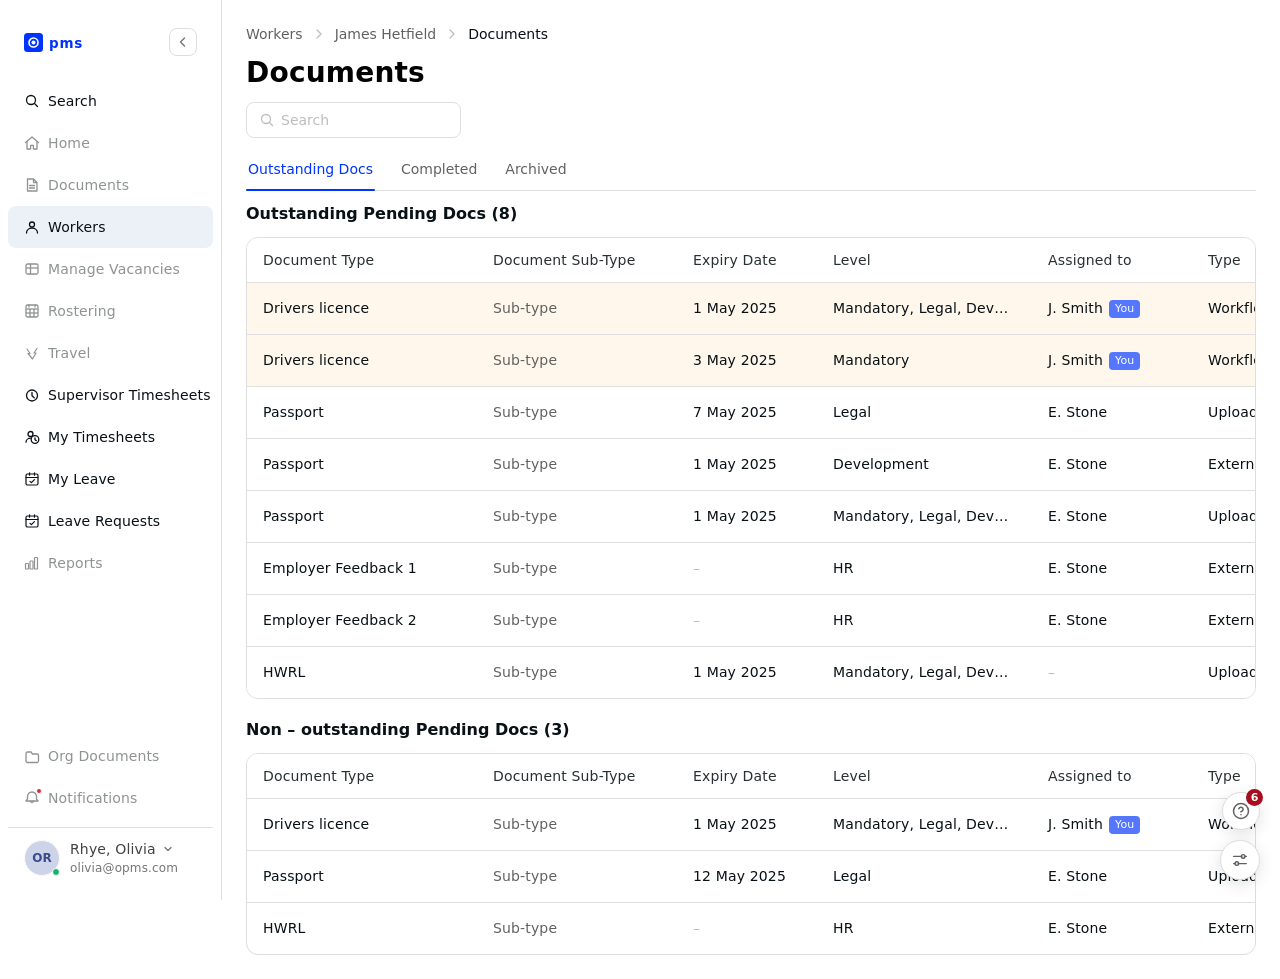
<file: worker-documents.html>
<!DOCTYPE html>
<html lang="en">
<head>
<meta charset="UTF-8" />
<meta name="viewport" content="width=device-width, initial-scale=1.0" />
<title>Documents — James Hetfield — OPMS</title>
<link rel="stylesheet" href="assets/tokens.css" />
<link rel="stylesheet" href="assets/shell.css" />
<style>
  /* ─── Worker documents ──────────────────────────────────────────────
     A single worker's document list. The worker page itself doesn't exist
     yet, so the breadcrumb carries the hierarchy on its own. */

  .crumbs { display: flex; align-items: center; gap: 8px; font-size: 14px; line-height: 20px; }
  .crumbs a { color: var(--grey-700); text-decoration: none; }
  .crumbs a:hover { color: var(--primary); text-decoration: underline; }
  .crumbs .sep { color: var(--grey-400); display: flex; }
  .crumbs .current { color: var(--text-main); font-weight: 500; }

  .doc-title {
    font-family: var(--fs-roboto); font-weight: 700; font-size: 28px;
    line-height: 34px; letter-spacing: 0.2px; color: var(--black);
  }

  .doc-search { width: 215px; }
  .doc-search .search-bar { height: 36px; }

  /* ─── Tabs ─────────────────────────────────────────────────────── */
  .tabs { display: flex; align-items: center; gap: 24px; border-bottom: 1px solid var(--grey-300); }
  .tab {
    position: relative; background: none; border: none; cursor: pointer;
    font-family: var(--fs-sans); font-size: 14px; line-height: 18px; font-weight: 400;
    color: var(--grey-700); padding: 10px 2px 12px; white-space: nowrap;
  }
  .tab:hover { color: var(--text-main); }
  .tab.active { color: var(--primary); font-weight: 500; }
  .tab.active::after {
    content: ''; position: absolute; left: 0; right: 0; bottom: -1px;
    height: 2px; background: var(--primary); border-radius: 1px;
  }

  .doc-section { display: flex; flex-direction: column; gap: 12px; }
  .doc-section + .doc-section { margin-top: 20px; }
  .section-title {
    font-size: 16px; line-height: 22px; font-weight: 600; color: var(--text-main);
  }

  /* ─── Table ────────────────────────────────────────────────────── */
  /* Fixed layout so the colgroup widths are the widths, which is what a
     dragged column edge has to land on. */
  .doc-table { min-width: 1420px; table-layout: fixed; }
  .doc-table th, .doc-table td { white-space: nowrap; overflow: hidden; text-overflow: ellipsis; }
  /* The drag grip is pinned to the header's own right edge. */
  .doc-table th { position: relative; }
  .doc-table td { color: var(--text-main); }
  .doc-table td.muted { color: var(--grey-700); }
  .doc-table th.col-act, .doc-table td.col-act { text-align: right; }

  /* The rows needing attention carry a warm wash rather than a status chip. */
  #outstanding tbody tr { background: var(--white); }
  #outstanding tbody tr.flagged, .doc-card tbody tr.flagged { background: #fff7ec; }
  .doc-card tbody tr:hover { background: #fafbfe; }
  .doc-card tbody tr.flagged:hover { background: #fdf1e0; }

  .you-chip {
    display: inline-flex; align-items: center; height: 18px; padding: 0 6px;
    margin-left: 6px; border-radius: 4px; background: #5577ff;
    font-size: 11px; font-weight: 500; line-height: 18px; color: var(--white);
    vertical-align: 1px;
  }

  .reason { display: inline-flex; align-items: center; gap: 8px; color: var(--grey-700); }
  .reason svg { flex-shrink: 0; color: var(--grey-700); }
  .reason .note { color: #e88f1a; }
  .reason .sent { color: #17b26a; }

  .row-actions { display: inline-flex; align-items: center; gap: 10px; justify-content: flex-end; }
  .row-actions .btn-text { font-size: 14px; }

  .cell-empty { color: var(--grey-400); }

  /* ─── Tabs with nothing designed behind them yet ───────────────── */
  .tab-panel { display: none; }
  .tab-panel.visible { display: block; }
  .panel-empty {
    display: flex; flex-direction: column; align-items: center; gap: 6px;
    padding: 72px 24px; border: 1px solid var(--grey-350); border-radius: 12px;
    background: var(--white); text-align: center;
  }
  .panel-empty .t { font-size: 16px; font-weight: 600; color: var(--text-main); }
  .panel-empty .s { font-size: 14px; color: var(--grey-600); }
  /* ─── Create link popup ────────────────────────────────────────── */
  .modal.link-modal { max-width: 560px; width: 100%; }
  .link-modal .modal-body { padding: 20px 24px 4px; display: flex; flex-direction: column; gap: 18px; }
  .link-intro { font-size: 14px; line-height: 20px; color: var(--grey-700); margin: 0; }
  .link-intro b { color: var(--text-main); font-weight: 500; }

  .field { display: flex; flex-direction: column; gap: 6px; }
  .field-label { font-size: 14px; font-weight: 500; line-height: 18px; color: var(--text-main); }
  .field-label .req { color: var(--error); margin-left: 2px; }
  .field-input, .field-area {
    width: 100%; font-family: var(--fs-sans); font-size: 14px; line-height: 20px;
    color: var(--text-main); background: var(--white);
    border: 1px solid var(--grey-350); border-radius: 8px; padding: 9px 12px;
    transition: border-color var(--t-fast);
  }
  .field-input:focus, .field-area:focus { outline: none; border-color: var(--primary); }
  .field-area { min-height: 132px; resize: vertical; }
  .field-foot { display: flex; align-items: center; gap: 12px; min-height: 16px; }
  .field-error { font-size: 12px; line-height: 16px; color: var(--error); display: none; }
  .field.invalid .field-input, .field.invalid .field-area { border-color: var(--error); }
  .field.invalid .field-error { display: block; }
  .char-count { margin-left: auto; font-size: 12px; color: var(--grey-600); font-variant-numeric: tabular-nums; }

  /* ─── Date field + single-month picker ─────────────────────────── */
  .date-field { position: relative; }
  .date-trigger {
    display: flex; align-items: center; justify-content: space-between; gap: 8px;
    width: 100%; height: 40px; padding: 0 12px; cursor: pointer;
    background: var(--white); border: 1px solid var(--grey-350); border-radius: 8px;
    font-family: var(--fs-sans); font-size: 14px; color: var(--text-main); text-align: left;
  }
  .date-trigger:hover { border-color: var(--border-hover); }
  .date-trigger.open { border-color: var(--primary); }
  .date-trigger svg { color: var(--grey-600); flex-shrink: 0; }

  .cal-pop {
    display: none; position: absolute; z-index: 20; bottom: calc(100% + 6px); left: 0;
    width: 300px; padding: 8px; background: var(--white);
    border: 1px solid var(--grey-350); border-radius: 10px; box-shadow: var(--shadow-dropdown);
  }
  .cal-pop.open { display: block; }
  .cal-head { display: flex; align-items: center; padding: 2px 4px 8px; }
  .cal-nav {
    width: 30px; height: 30px; flex-shrink: 0; border: none; border-radius: 50%;
    background: none; cursor: pointer; color: var(--grey-700);
    display: flex; align-items: center; justify-content: center;
  }
  .cal-nav:hover:not(:disabled) { background: var(--grey-200); }
  .cal-nav:disabled { color: var(--grey-350); cursor: default; }
  .cal-title { flex: 1; text-align: center; font-size: 14px; font-weight: 500; color: var(--text-main); }
  .cal-dow, .cal-grid { display: grid; grid-template-columns: repeat(7, 1fr); }
  .cal-dow span { height: 26px; line-height: 26px; text-align: center; font-size: 11px; color: var(--grey-600); }
  .cal-cell { height: 36px; display: flex; align-items: center; justify-content: center; }
  .cal-day {
    width: 32px; height: 32px; border: none; border-radius: 50%; background: none;
    font-family: var(--fs-sans); font-size: 13px; color: var(--text-main); cursor: pointer;
  }
  .cal-day:hover:not(:disabled) { background: var(--grey-200); }
  .cal-day:disabled { color: var(--grey-400); cursor: default; }
  .cal-day.sel { background: var(--primary); color: var(--white); font-weight: 500; }
  .cal-foot {
    margin-top: 6px; padding: 8px 8px 2px; border-top: 1px solid var(--grey-300);
    font-size: 12px; color: var(--grey-600);
  }

  .link-modal .modal-footer { padding: 16px 24px 20px; }
  .link-modal .modal-footer-actions { gap: 12px; }
  .btn-primary:disabled { background: var(--grey-350); cursor: default; }
  .btn-primary:disabled:hover { background: var(--grey-350); }
  /* ─── Sent marker tooltip ──────────────────────────────────────── */
  .doc-table td.col-reason { overflow: visible; }
  .tip { position: relative; display: inline-flex; }
  .tip-bubble {
    position: absolute; bottom: calc(100% + 8px); left: 50%; transform: translateX(-50%);
    white-space: nowrap; padding: 6px 10px; border-radius: 6px;
    background: var(--white); border: 1px solid var(--grey-350); box-shadow: var(--shadow-dropdown);
    font-size: 12px; line-height: 16px; color: var(--text-main);
    opacity: 0; pointer-events: none; transition: opacity var(--t-fast); z-index: 40;
  }
  .tip:hover .tip-bubble, .tip:focus-within .tip-bubble { opacity: 1; }

  /* ─── Manage external links ────────────────────────────────────── */
  .modal.manage-modal { max-width: 760px; width: 100%; }
  .manage-modal .modal-header { align-items: center; gap: 12px; }
  .manage-modal #manage-create { margin-left: auto; }
  .manage-modal .modal-body { padding: 20px 24px 24px; }

  .link-grid { width: 100%; border-collapse: collapse; font-size: 14px; }
  .link-grid th {
    text-align: left; padding: 0 12px 10px; font-size: 12px; font-weight: 500;
    letter-spacing: 0.3px; text-transform: uppercase; color: var(--grey-600);
    border-bottom: 1px solid var(--grey-300); white-space: nowrap;
  }
  .link-grid td { padding: 12px; color: var(--text-main); border-bottom: 1px solid var(--grey-200); vertical-align: middle; }
  .link-grid tr:last-child td { border-bottom: none; }
  .link-grid .to { font-weight: 500; word-break: break-all; }
  .link-grid .muted { color: var(--grey-700); white-space: nowrap; }
  .link-grid .act { text-align: right; white-space: nowrap; }
  .btn-revoke {
    background: none; border: none; padding: 0; cursor: pointer;
    font-family: var(--fs-sans); font-size: 14px; font-weight: 500; color: var(--error);
  }
  .btn-revoke:hover { text-decoration: underline; }

  .links-empty {
    display: flex; flex-direction: column; align-items: center; gap: 4px;
    padding: 40px 16px; text-align: center;
  }
  .links-empty .t { font-size: 15px; font-weight: 600; color: var(--text-main); }
  .links-empty .s { font-size: 14px; color: var(--grey-600); }

  /* ─── Revoke confirmation ──────────────────────────────────────── */
  .modal.confirm-modal { max-width: 420px; width: 100%; }
  .confirm-modal .modal-body { padding: 18px 24px 4px; }
  .confirm-text { font-size: 14px; line-height: 20px; color: var(--grey-700); margin: 0; }
  .confirm-text b { color: var(--text-main); font-weight: 500; word-break: break-all; }
  .btn-danger {
    background: var(--error); color: var(--white); border: none;
    height: 32px; padding: 0 16px; border-radius: 12px;
    font-family: var(--fs-sans); font-size: 14px; font-weight: 500; line-height: 18px;
    cursor: pointer; white-space: nowrap;
  }
  .btn-danger:hover { background: #8a0a19; }

  /* Layered dialogs: the confirm sits above the grid it acts on. */
  #revoke-modal { z-index: 320; }

  /* ─── Narrow screens ───────────────────────────────────────────── */
  @media (max-width: 680px) {
    .modal-backdrop { padding: 0; align-items: flex-end; }
    .modal { max-height: 94vh; border-radius: 16px 16px 0 0; }
    .modal.confirm-modal { border-radius: 16px; margin: auto; }
    .modal-header, .link-modal .modal-body, .manage-modal .modal-body, .link-modal .modal-footer {
      padding-left: 16px; padding-right: 16px;
    }
    .manage-modal .modal-header { flex-wrap: wrap; }
    .manage-modal .modal-close { order: 2; }
    .manage-modal #manage-create {
      order: 3; width: 100%; margin-left: 0; margin-top: 4px; justify-content: center;
    }

    /* The grid stops being a grid — each link becomes its own block.
       The shell sets a fixed row height for real tables, which has to go
       or the stacked cards draw on top of each other. */
    .link-grid, .link-grid tbody, .link-grid tr, .link-grid td { display: block; width: 100%; }
    .link-grid thead { display: none; }
    .link-grid tr {
      height: auto; border: 1px solid var(--grey-300); border-radius: 10px;
      padding: 12px; margin-bottom: 12px;
    }
    .link-grid td, .link-grid tbody tr:not(:last-child) td { border: none; padding: 3px 0; }
    .link-grid td[data-label]::before {
      content: attr(data-label); display: block;
      font-size: 11px; letter-spacing: 0.3px; text-transform: uppercase; color: var(--grey-600);
    }
    .link-grid .act { text-align: left; padding-top: 10px; }
    .link-grid .muted { white-space: normal; }

    .link-modal .modal-footer-actions { width: 100%; }
    .link-modal .modal-footer-actions .btn-ghost, .link-modal .modal-footer-actions .btn-primary { flex: 1; justify-content: center; }
    .cal-pop { left: auto; right: 0; }
  }
</style>
</head>
<body data-module="workers">

<div class="page">
  <aside id="shell-sidebar"></aside>

  <main class="main">
    <div class="content">

      <nav class="crumbs" aria-label="Breadcrumb">
        <a id="bc-workers" href="workers/index.html">Workers</a>
        <span class="sep" aria-hidden="true">
          <svg width="16" height="16" viewBox="0 0 16 16" fill="none"><path d="M6 4l4 4-4 4" stroke="currentColor" stroke-width="1.3" stroke-linecap="round" stroke-linejoin="round"/></svg>
        </span>
        <a href="#" id="bc-worker">James Hetfield</a>
        <span class="sep" aria-hidden="true">
          <svg width="16" height="16" viewBox="0 0 16 16" fill="none"><path d="M6 4l4 4-4 4" stroke="currentColor" stroke-width="1.3" stroke-linecap="round" stroke-linejoin="round"/></svg>
        </span>
        <span class="current" aria-current="page">Documents</span>
      </nav>

      <h1 class="doc-title">Documents</h1>

      <div class="doc-search search-wrap">
        <label class="search-bar">
          <svg class="search-icon" width="16" height="16" viewBox="0 0 16 16" fill="none"><circle cx="7" cy="7" r="4.5" stroke="currentColor" stroke-width="1.3"/><path d="M10.5 10.5l3 3" stroke="currentColor" stroke-width="1.3" stroke-linecap="round"/></svg>
          <input class="search-input-el" id="search" type="text" placeholder="Search" autocomplete="off" />
          <button class="search-clear" id="search-clear" type="button" aria-label="Clear search">
            <svg width="12" height="12" viewBox="0 0 12 12" fill="none"><path d="M3 3l6 6M9 3l-6 6" stroke="currentColor" stroke-width="1.4" stroke-linecap="round"/></svg>
          </button>
        </label>
      </div>

      <div class="tabs" id="tabs" role="tablist">
        <button class="tab active" type="button" role="tab" data-tab="outstanding">Outstanding Docs</button>
        <button class="tab" type="button" role="tab" data-tab="completed">Completed</button>
        <button class="tab" type="button" role="tab" data-tab="archived">Archived</button>
      </div>

      <div class="tab-panel visible" id="panel-outstanding"></div>

      <div class="tab-panel" id="panel-completed">
        <div class="panel-empty">
          <span class="t">Completed documents</span>
          <span class="s">This tab hasn't been designed yet.</span>
        </div>
      </div>

      <div class="tab-panel" id="panel-archived">
        <div class="panel-empty">
          <span class="t">Archived documents</span>
          <span class="s">This tab hasn't been designed yet.</span>
        </div>
      </div>

    </div>
  </main>
</div>

<!-- ── Create Link for External User ─────────────────────────────── -->
<div class="modal-backdrop" id="link-modal" role="dialog" aria-modal="true" aria-labelledby="link-modal-title">
  <div class="modal link-modal">
    <div class="modal-header">
      <div class="modal-heading">
        <span class="modal-title" id="link-modal-title">Create Link for External User</span>
      </div>
      <button class="modal-close" type="button" data-close aria-label="Close">
        <svg width="16" height="16" viewBox="0 0 16 16" fill="none"><path d="M4 4l8 8M12 4l-8 8" stroke="currentColor" stroke-width="1.6" stroke-linecap="round"/></svg>
      </button>
    </div>

    <div class="modal-body">
      <p class="link-intro" id="link-intro"></p>

      <div class="field" id="field-recipient">
        <label class="field-label" for="link-recipient">Recipient<span class="req">*</span></label>
        <input class="field-input" id="link-recipient" type="email" autocomplete="off"
               placeholder="name@company.com" />
        <div class="field-foot">
          <span class="field-error" id="recipient-error">Enter a valid email address.</span>
        </div>
      </div>

      <div class="field" id="field-message">
        <label class="field-label" for="link-message">Message<span class="req">*</span></label>
        <textarea class="field-area" id="link-message" maxlength="2000"></textarea>
        <div class="field-foot">
          <span class="field-error" id="message-error">A message is required.</span>
          <span class="char-count" id="message-count">0/2000</span>
        </div>
      </div>

      <div class="field date-field" id="field-valid">
        <label class="field-label" for="link-valid">Link is valid until<span class="req">*</span></label>
        <button class="date-trigger" id="link-valid" type="button" aria-haspopup="dialog" aria-expanded="false">
          <span id="link-valid-value"></span>
          <svg width="16" height="16" viewBox="0 0 16 16" fill="none"><rect x="2" y="3.5" width="12" height="11" rx="2" stroke="currentColor" stroke-width="1.3"/><path d="M2 6.5h12M5.5 2v3M10.5 2v3" stroke="currentColor" stroke-width="1.3" stroke-linecap="round"/></svg>
        </button>
        <div class="cal-pop" id="link-cal" role="dialog" aria-label="Choose a date"></div>
        <div class="field-foot">
          <span class="field-error" id="valid-error">Choose a future date.</span>
        </div>
      </div>
    </div>

    <div class="modal-footer">
      <div class="modal-footer-actions">
        <button class="btn-ghost" type="button" data-close>Cancel</button>
        <button class="btn-primary" type="button" id="link-send">Send Link</button>
      </div>
    </div>
  </div>
</div>


<!-- ── Manage External Links ─────────────────────────────────────── -->
<div class="modal-backdrop" id="manage-modal" role="dialog" aria-modal="true" aria-labelledby="manage-modal-title">
  <div class="modal manage-modal">
    <div class="modal-header">
      <div class="modal-heading">
        <span class="modal-title" id="manage-modal-title">Manage External Links</span>
      </div>
      <button class="btn-primary" type="button" id="manage-create">Create Link</button>
      <button class="modal-close" type="button" data-close aria-label="Close">
        <svg width="16" height="16" viewBox="0 0 16 16" fill="none"><path d="M4 4l8 8M12 4l-8 8" stroke="currentColor" stroke-width="1.6" stroke-linecap="round"/></svg>
      </button>
    </div>
    <div class="modal-body" id="manage-body"></div>
  </div>
</div>

<!-- ── Revoke confirmation ───────────────────────────────────────── -->
<div class="modal-backdrop" id="revoke-modal" role="dialog" aria-modal="true" aria-labelledby="revoke-modal-title">
  <div class="modal confirm-modal">
    <div class="modal-header">
      <div class="modal-heading">
        <span class="modal-title" id="revoke-modal-title">Revoke Link</span>
      </div>
      <button class="modal-close" type="button" data-close aria-label="Close">
        <svg width="16" height="16" viewBox="0 0 16 16" fill="none"><path d="M4 4l8 8M12 4l-8 8" stroke="currentColor" stroke-width="1.6" stroke-linecap="round"/></svg>
      </button>
    </div>
    <div class="modal-body">
      <p class="confirm-text" id="revoke-text"></p>
    </div>
    <div class="modal-footer">
      <div class="modal-footer-actions">
        <button class="btn-ghost" type="button" data-close>Cancel</button>
        <button class="btn-danger" type="button" id="revoke-confirm">Revoke</button>
      </div>
    </div>
  </div>
</div>

<script src="assets/shell.js"></script>
<script>
(function () {
  'use strict';

  /* ─── Icons for the Outstanding Reason column ─────────────────────── */
  var S = 'stroke="currentColor" stroke-width="1.3" stroke-linecap="round" stroke-linejoin="round"';
  function icon(paths, cls) {
    return '<svg class="' + (cls || '') + '" width="16" height="16" viewBox="0 0 16 16" fill="none" aria-hidden="true">' + paths + '</svg>';
  }
  var ICONS = {
    rejected:   icon('<circle cx="6.5" cy="5" r="2.5" ' + S + '/><path d="M2 13.5c0-2.2 2-4 4.5-4" ' + S + '/><path d="M10.5 9.5l3.5 3.5M14 9.5l-3.5 3.5" ' + S + '/>'),
    review:     icon('<circle cx="6.5" cy="5" r="2.5" ' + S + '/><path d="M2 13.5c0-2.2 2-4 4.5-4" ' + S + '/><circle cx="11.5" cy="11" r="2.5" ' + S + '/><path d="M13.4 12.9L15 14.5" ' + S + '/>'),
    upload:     icon('<path d="M3.5 2h5L12.5 6v8h-9V2z" ' + S + '/><path d="M8 11.5V7.5M6.2 9.3L8 7.5l1.8 1.8" ' + S + '/>'),
    link:       icon('<path d="M6.5 9.5a2.8 2.8 0 0 0 4 0l2-2a2.8 2.8 0 0 0-4-4l-.8.8" ' + S + '/><path d="M9.5 6.5a2.8 2.8 0 0 0-4 0l-2 2a2.8 2.8 0 0 0 4 4l.8-.8" ' + S + '/>'),
    expiring:   icon('<circle cx="8" cy="8.5" r="5.5" ' + S + '/><path d="M8 5.5v3.3l2.2 1.4" ' + S + '/>'),
    expired:    icon('<path d="M3.5 2h5L12.5 6v8h-9V2z" ' + S + '/><path d="M6.3 8.3l3.4 3.4M9.7 8.3l-3.4 3.4" ' + S + '/>'),
    note:       icon('<path d="M13.5 8.5a5 5 0 0 1-7.2 4.5L3 14l1.1-3.2A5 5 0 1 1 13.5 8.5z" ' + S + '/><circle cx="12.8" cy="3.6" r="2.2" fill="currentColor"/>', 'note'),
    sent:       icon('<path d="M2 5.2A1.7 1.7 0 0 1 3.7 3.5h8.6A1.7 1.7 0 0 1 14 5.2v3.1" ' + S + '/>' +
                     '<path d="M2 5.5l6 4 6-4" ' + S + '/>' +
                     '<path d="M2 5.2v5.6c0 .94.76 1.7 1.7 1.7H8" ' + S + '/>' +
                     '<circle cx="11.8" cy="11.8" r="3.2" ' + S + '/><path d="M10.4 11.8l1 1 1.8-2" ' + S + '/>', 'sent')
  };

  var REASONS = {
    'Rejected':       ICONS.rejected,
    'Pending Review': ICONS.review,
    'Pending Upload': ICONS.upload,
    'Complete Form':  ICONS.link,
    'About to Expire': ICONS.expiring,
    'Expired':        ICONS.expired
  };

  /* ─── Mock data ───────────────────────────────────────────────────
     James Hetfield's documents, as drawn. "flag" is the warm row wash;
     "note" is the rejection comment, "sent" the form already emailed. */
  var MANDATORY = 'Mandatory, Legal, Development';

  var OUTSTANDING = [
    { doc: 'Drivers licence',     sub: 'Sub-type', expiry: '1 May 2025', level: MANDATORY,     who: 'J. Smith', you: true,  type: 'Workflow',     reason: 'Rejected',        note: true, action: 'Review',        flag: true },
    { doc: 'Drivers licence',     sub: 'Sub-type', expiry: '3 May 2025', level: 'Mandatory',   who: 'J. Smith', you: true,  type: 'Workflow',     reason: 'Pending Review',              action: 'Review',        flag: true },
    { doc: 'Passport',            sub: 'Sub-type', expiry: '7 May 2025', level: 'Legal',       who: 'E. Stone',            type: 'Upload',       reason: 'Pending Upload',              action: 'Upload' },
    { doc: 'Passport',            sub: 'Sub-type', expiry: '1 May 2025', level: 'Development', who: 'E. Stone',            type: 'External URL', reason: 'Complete Form',               action: 'Complete Form' },
    { doc: 'Passport',            sub: 'Sub-type', expiry: '1 May 2025', level: MANDATORY,     who: 'E. Stone',            type: 'Upload',       reason: 'About to Expire',             action: 'Review' },
    { doc: 'Employer Feedback 1', sub: 'Sub-type', expiry: '',           level: 'HR',          who: 'E. Stone',            type: 'External URL', reason: 'Complete Form',  linkable: true, links: [] },
    { doc: 'Employer Feedback 2', sub: 'Sub-type', expiry: '',           level: 'HR',          who: 'E. Stone',            type: 'External URL', reason: 'Complete Form',  linkable: true, links: [
        { to: 'richard.referee@companyxyz.com', by: 'Smith, John',  created: new Date(2026, 9, 8, 13, 1, 12),  until: new Date(2026, 9, 15) },
        { to: 'hr@contractor-group.com',        by: 'Rhye, Olivia', created: new Date(2026, 9, 12, 9, 24, 40), until: new Date(2026, 9, 19) }
      ] },
    { doc: 'HWRL',                sub: 'Sub-type', expiry: '1 May 2025', level: MANDATORY,     who: '',                    type: 'Upload',       reason: 'Expired',                     action: 'Upload' }
  ];

  var NON_OUTSTANDING = [
    { doc: 'Drivers licence', sub: 'Sub-type', expiry: '1 May 2025',  level: MANDATORY, who: 'J. Smith', you: true, type: 'Workflow',     reason: 'Rejected',       note: true, action: 'Review', flag: true },
    { doc: 'Passport',        sub: 'Sub-type', expiry: '12 May 2025', level: 'Legal',   who: 'E. Stone',           type: 'Upload',       reason: 'Pending Upload',             action: 'Upload' },
    { doc: 'HWRL',            sub: 'Sub-type', expiry: '',            level: 'HR',      who: 'E. Stone',           type: 'External URL', reason: 'Complete Form',              action: 'Send Link' }
  ];

  var COLS = [
    { k: 'doc',     w: 230, label: 'Document Type' },
    { k: 'sub',     w: 200, label: 'Document Sub-Type' },
    { k: 'expiry',  w: 140, label: 'Expiry Date' },
    { k: 'level',   w: 215, label: 'Level' },
    { k: 'who',     w: 160, label: 'Assigned to' },
    { k: 'type',    w: 150, label: 'Type' },
    { k: 'reason',  w: 235, label: 'Outstanding Reason' },
    { k: 'act',     w: 170, label: 'Actions' }
  ];

  var state = { query: '' };
  var panel = document.getElementById('panel-outstanding');

  function cell(v, q) {
    return v ? Shell.highlight(v, q) : '<span class="cell-empty">&ndash;</span>';
  }

  /* A link that is out changes what the row offers: Send Link becomes
     Manage Links, and the reason cell gains the sent marker. */
  function actionOf(r) {
    if (!r.linkable) return r.action;
    return r.links && r.links.length ? 'Manage Links' : 'Send Link';
  }
  function latestLink(r) {
    return (r.links || []).slice().sort(function (a, b) { return b.created - a.created; })[0];
  }

  function rowHtml(r, q) {
    var sent = r.linkable ? latestLink(r) : null;
    var sentMark = sent
      ? '<span class="tip">' + ICONS.sent +
          '<span class="tip-bubble">Link sent on ' + fmtDate(sent.created) + '</span></span>'
      : '';
    var reason = (REASONS[r.reason] || '') + '<span>' + Shell.highlight(r.reason, q) + '</span>' +
      (r.note ? ICONS.note : '') + sentMark;
    var action = actionOf(r);
    return '<tr class="' + (r.flag ? 'flagged' : '') + '">' +
      '<td class="col-doc">' + Shell.highlight(r.doc, q) + '</td>' +
      '<td class="col-sub muted">' + cell(r.sub, q) + '</td>' +
      '<td class="col-expiry">' + cell(r.expiry, q) + '</td>' +
      '<td class="col-level" title="' + Shell.esc(r.level) + '">' + cell(r.level, q) + '</td>' +
      '<td class="col-who">' + (r.who ? Shell.highlight(r.who, q) : '<span class="cell-empty">&ndash;</span>') +
        (r.you ? '<span class="you-chip">You</span>' : '') + '</td>' +
      '<td class="col-type">' + cell(r.type, q) + '</td>' +
      '<td class="col-reason"><span class="reason">' + reason + '</span></td>' +
      '<td class="col-act"><span class="row-actions">' +
        '<button class="btn-text" type="button" data-action="' + Shell.esc(action) + '" data-doc="' + Shell.esc(r.doc) + '">' + action + '</button>' +
        '<button class="kebab" type="button" data-kebab="' + Shell.esc(r.doc) + '" aria-label="More actions">' +
          '<svg width="16" height="16" viewBox="0 0 16 16" fill="none"><circle cx="8" cy="3.5" r="1.3" fill="currentColor"/><circle cx="8" cy="8" r="1.3" fill="currentColor"/><circle cx="8" cy="12.5" r="1.3" fill="currentColor"/></svg>' +
        '</button>' +
      '</span></td>' +
    '</tr>';
  }

  function matches(r, q) {
    if (!q) return true;
    var hay = [r.doc, r.sub, r.expiry, r.level, r.who, r.type, r.reason, actionOf(r)];
    return hay.some(function (v) { return v && v.toLowerCase().indexOf(q) !== -1; });
  }

  function tableHtml(rows, q) {
    return '<div class="table-card"><div class="table-scroll"><table class="doc-table">' +
      '<colgroup>' + COLS.map(function (c) { return '<col class="col-' + c.k + '" style="width:' + c.w + 'px" />'; }).join('') + '</colgroup>' +
      '<thead><tr>' + COLS.map(function (c) {
        return '<th class="col-' + c.k + '" data-w="' + c.k + '">' + c.label + Shell.colGrip() + '</th>';
      }).join('') + '</tr></thead>' +
      '<tbody>' + rows.map(function (r) { return rowHtml(r, q); }).join('') + '</tbody>' +
    '</table></div></div>';
  }

  function sectionHtml(title, rows, q, id) {
    if (!rows.length) return '';
    return '<div class="doc-section" id="' + id + '">' +
      '<div class="section-title">' + title + ' (' + rows.length + ')</div>' +
      tableHtml(rows, q) +
    '</div>';
  }

  function render() {
    var q = state.query.toLowerCase();
    var a = OUTSTANDING.filter(function (r) { return matches(r, q); });
    var b = NON_OUTSTANDING.filter(function (r) { return matches(r, q); });

    if (!a.length && !b.length) {
      panel.innerHTML = '<div class="panel-empty">' +
        '<span class="t">No documents found</span>' +
        '<span class="s">Nothing matches &ldquo;' + Shell.esc(state.query) + '&rdquo;.</span></div>';
      return;
    }
    panel.innerHTML =
      sectionHtml('Outstanding Pending Docs', a, state.query, 'outstanding') +
      sectionHtml('Non &ndash; outstanding Pending Docs', b, state.query, 'non-outstanding');
    armResize();
  }

  /* Both sections are rebuilt on every render, so the grips are re-armed
     with them and a width set on one section applies to the other. */
  var MIN_W = {
    doc: 160, sub: 150, expiry: 120, level: 150, who: 130, type: 110,
    reason: 160, act: 150
  };
  function armResize() {
    [].forEach.call(panel.querySelectorAll('table.doc-table'), function (t) {
      Shell.initColResize(t, {
        min: function (k) { return MIN_W[k] || 110; },
        onResize: function (k, w) {
          COLS.forEach(function (c) { if (c.k === k) c.w = w; });
        },
        onDone: render
      });
    });
  }

  /* ─── Search ──────────────────────────────────────────────────────── */
  var searchEl = document.getElementById('search');
  var clearBtn = document.getElementById('search-clear');
  searchEl.addEventListener('input', function () {
    state.query = this.value.trim();
    clearBtn.classList.toggle('visible', this.value.length > 0);
    render();
  });
  clearBtn.addEventListener('click', function () {
    searchEl.value = '';
    state.query = '';
    clearBtn.classList.remove('visible');
    searchEl.focus();
    render();
  });

  /* ─── Tabs ────────────────────────────────────────────────────────── */
  document.getElementById('tabs').addEventListener('click', function (e) {
    var tab = e.target.closest('.tab');
    if (!tab) return;
    this.querySelectorAll('.tab').forEach(function (t) { t.classList.remove('active'); });
    tab.classList.add('active');
    var key = tab.getAttribute('data-tab');
    document.querySelectorAll('.tab-panel').forEach(function (p) {
      p.classList.toggle('visible', p.id === 'panel-' + key);
    });
  });

  /* ─── Row actions ─────────────────────────────────────────────────
     Send Link opens the create-link popup; the rest aren't designed yet. */
  panel.addEventListener('click', function (e) {
    var act = e.target.closest('[data-action]');
    if (act) {
      var action = act.getAttribute('data-action');
      if (action === 'Send Link')   { openLinkModal(act.getAttribute('data-doc')); return; }
      if (action === 'Manage Links') { openManageModal(act.getAttribute('data-doc')); return; }
      Shell.snackbar(action + ' — flow not designed yet.');
      return;
    }
    var kebab = e.target.closest('[data-kebab]');
    if (kebab) { Shell.snackbar('Row actions for ' + kebab.getAttribute('data-kebab') + ' — menu not designed yet.'); }
  });

  /* ─── Create Link for External User ───────────────────────────────
     POST /training/external_links always succeeds here. The failure path
     is built — flip FORCE_ERROR to demo it. */
  var FORCE_ERROR = false;
  var WORKER = 'James Hetfield';
  var MONTHS_LONG = ['January','February','March','April','May','June','July','August','September','October','November','December'];
  var MONTHS_SHORT = ['Jan','Feb','Mar','Apr','May','Jun','Jul','Aug','Sep','Oct','Nov','Dec'];

  var modal      = document.getElementById('link-modal');
  var introEl    = document.getElementById('link-intro');
  var recipient  = document.getElementById('link-recipient');
  var message    = document.getElementById('link-message');
  var msgCount   = document.getElementById('message-count');
  var validBtn   = document.getElementById('link-valid');
  var validValue = document.getElementById('link-valid-value');
  var calPop     = document.getElementById('link-cal');
  var sendBtn    = document.getElementById('link-send');

  var linkState = { competency: '', date: null, calMonth: null, touched: {} };

  function startOfToday() { var d = new Date(); d.setHours(0, 0, 0, 0); return d; }
  function addDays(d, n) { var x = new Date(d.getTime()); x.setDate(x.getDate() + n); return x; }
  function sameDay(a, b) { return a && b && a.getFullYear() === b.getFullYear() && a.getMonth() === b.getMonth() && a.getDate() === b.getDate(); }

  function defaultMessage(competency) {
    var me = (Shell.account && Shell.account.name) || 'Rhye, Olivia';
    return 'Hi,\n' +
      'Could you please complete the form ' + competency + ' for ' + WORKER + ', using the button below?\n' +
      'Kind regards,\n' + me;
  }

  function openLinkModal(competency) {
    linkState.competency = competency;
    linkState.touched = {};
    /* Only future dates are allowed, so the default sits a week out. */
    linkState.date = addDays(startOfToday(), 7);
    linkState.calMonth = new Date(linkState.date.getFullYear(), linkState.date.getMonth(), 1);

    introEl.innerHTML = 'This will create a link for an external user, so that they can complete the form for ' +
      '<b>' + Shell.esc(competency) + '</b> for <b>' + Shell.esc(WORKER) + '</b>.';
    recipient.value = '';
    message.value = defaultMessage(competency);
    validValue.textContent = fmtDate(linkState.date);

    ['field-recipient', 'field-message', 'field-valid'].forEach(function (id) {
      document.getElementById(id).classList.remove('invalid');
    });
    syncCount();
    syncSend();
    closeCal();
    modal.classList.add('open');
    recipient.focus();
  }

  function closeLinkModal() {
    modal.classList.remove('open');
    closeCal();
  }

  function validEmail(v) { return /^[^\s@]+@[^\s@]+\.[^\s@]{2,}$/.test(v.trim()); }
  function dateOk() { return !!linkState.date && linkState.date > startOfToday(); }

  function syncCount() { msgCount.textContent = message.value.length + '/2000'; }

  function syncSend() {
    sendBtn.disabled = !(validEmail(recipient.value) && message.value.trim() && dateOk());
    if (linkState.touched.recipient) {
      document.getElementById('field-recipient').classList.toggle('invalid', !validEmail(recipient.value));
    }
    if (linkState.touched.message) {
      document.getElementById('field-message').classList.toggle('invalid', !message.value.trim());
    }
  }

  recipient.addEventListener('input', syncSend);
  recipient.addEventListener('blur', function () { linkState.touched.recipient = true; syncSend(); });
  message.addEventListener('input', function () { syncCount(); syncSend(); });
  message.addEventListener('blur', function () { linkState.touched.message = true; syncSend(); });

  /* ─── Date picker ─────────────────────────────────────────────────── */
  var DOW = ['S', 'M', 'T', 'W', 'T', 'F', 'S'];

  function renderCal() {
    var y = linkState.calMonth.getFullYear(), m = linkState.calMonth.getMonth();
    var today = startOfToday();
    var lead = new Date(y, m, 1).getDay();
    var days = new Date(y, m + 1, 0).getDate();
    /* Nothing to go back to once the grid reaches the current month. */
    var atFloor = y === today.getFullYear() && m === today.getMonth();

    var cells = '';
    for (var i = 0; i < lead; i++) cells += '<div class="cal-cell"></div>';
    for (var d = 1; d <= days; d++) {
      var cur = new Date(y, m, d);
      var past = cur <= today;
      var sel = sameDay(cur, linkState.date);
      cells += '<div class="cal-cell"><button class="cal-day' + (sel ? ' sel' : '') + '" type="button"' +
        (past ? ' disabled' : ' data-day="' + d + '"') + '>' + d + '</button></div>';
    }

    calPop.innerHTML =
      '<div class="cal-head">' +
        '<button class="cal-nav" type="button" data-nav="-1" aria-label="Previous month"' + (atFloor ? ' disabled' : '') + '>' +
          '<svg width="16" height="16" viewBox="0 0 16 16" fill="none"><path d="M10 3.5L5.5 8l4.5 4.5" stroke="currentColor" stroke-width="1.5" stroke-linecap="round" stroke-linejoin="round"/></svg></button>' +
        '<div class="cal-title">' + MONTHS_LONG[m] + ' ' + y + '</div>' +
        '<button class="cal-nav" type="button" data-nav="1" aria-label="Next month">' +
          '<svg width="16" height="16" viewBox="0 0 16 16" fill="none"><path d="M6 3.5L10.5 8 6 12.5" stroke="currentColor" stroke-width="1.5" stroke-linecap="round" stroke-linejoin="round"/></svg></button>' +
      '</div>' +
      '<div class="cal-dow">' + DOW.map(function (w) { return '<span>' + w + '</span>'; }).join('') + '</div>' +
      '<div class="cal-grid">' + cells + '</div>' +
      '<div class="cal-foot">Only future dates can be chosen.</div>';
  }

  function openCal() {
    linkState.calMonth = new Date(linkState.date.getFullYear(), linkState.date.getMonth(), 1);
    renderCal();
    calPop.classList.add('open');
    validBtn.classList.add('open');
    validBtn.setAttribute('aria-expanded', 'true');
  }
  function closeCal() {
    calPop.classList.remove('open');
    validBtn.classList.remove('open');
    validBtn.setAttribute('aria-expanded', 'false');
  }

  validBtn.addEventListener('click', function (e) {
    e.stopPropagation();
    if (calPop.classList.contains('open')) closeCal(); else openCal();
  });
  calPop.addEventListener('click', function (e) {
    e.stopPropagation();
    var nav = e.target.closest('[data-nav]');
    if (nav) {
      linkState.calMonth = new Date(linkState.calMonth.getFullYear(), linkState.calMonth.getMonth() + Number(nav.getAttribute('data-nav')), 1);
      renderCal();
      return;
    }
    var day = e.target.closest('[data-day]');
    if (!day) return;
    linkState.date = new Date(linkState.calMonth.getFullYear(), linkState.calMonth.getMonth(), Number(day.getAttribute('data-day')));
    validValue.textContent = fmtDate(linkState.date);
    document.getElementById('field-valid').classList.remove('invalid');
    syncSend();
    closeCal();
  });

  /* ─── Send ────────────────────────────────────────────────────────── */
  sendBtn.addEventListener('click', function () {
    var to = recipient.value.trim();
    postExternalLink().then(function () {
      closeLinkModal();
      Shell.snackbar('Successfully sent link to ' + to);
      recordLink(linkState.competency, to, linkState.date);
    }).catch(function () {
      // The popup stays open so the user can correct and retry.
      Shell.snackbar('Could not send link, please try again', { variant: 'error', persistent: true });
    });
  });

  // Stands in for POST /training/external_links.
  function postExternalLink() {
    return new Promise(function (resolve, reject) {
      setTimeout(function () { FORCE_ERROR ? reject() : resolve(); }, 350);
    });
  }

  function rowFor(competency) {
    var hit = null;
    [OUTSTANDING, NON_OUTSTANDING].forEach(function (set) {
      set.forEach(function (r) { if (!hit && r.linkable && r.doc === competency) hit = r; });
    });
    return hit;
  }

  /* The new link is what flips the row from Send Link to Manage Links. */
  function recordLink(competency, to, until) {
    var row = rowFor(competency);
    if (!row) return;
    row.links.push({ to: to, by: (Shell.account && Shell.account.name) || 'Rhye, Olivia',
                     created: new Date(), until: until });
    render();
  }

  modal.addEventListener('click', function (e) {
    if (e.target === modal || e.target.closest('[data-close]')) { closeLinkModal(); return; }
    closeCal();
  });

  /* ─── Manage External Links ───────────────────────────────────────
     Stands in for GET /training/external_links?worker_id=…&competency_id=…
     &is_active=1 — the rows are the competency's own active links. */
  var manageModal = document.getElementById('manage-modal');
  var manageBody  = document.getElementById('manage-body');
  var revokeModal = document.getElementById('revoke-modal');
  var revokeText  = document.getElementById('revoke-text');
  var manageState = { competency: '', pending: null };

  function fmtDate(d) { return d.getDate() + ' ' + MONTHS_SHORT[d.getMonth()] + ' ' + d.getFullYear(); }
  function pad2(n) { return (n < 10 ? '0' : '') + n; }
  function fmtStamp(d) {
    return fmtDate(d) + ' ' + pad2(d.getHours()) + ':' + pad2(d.getMinutes()) + ':' + pad2(d.getSeconds());
  }

  function renderManage() {
    var row = rowFor(manageState.competency);
    var links = (row && row.links) || [];

    if (!links.length) {
      manageBody.innerHTML = '<div class="links-empty">' +
        '<span class="t">No active links</span>' +
        '<span class="s">Create one to let someone outside OPMS complete this form.</span></div>';
      return;
    }

    manageBody.innerHTML = '<table class="link-grid"><thead><tr>' +
        '<th>Recipient</th><th>Created By</th><th>Created Date</th><th>Valid Until</th>' +
        '<th class="act">Action</th>' +
      '</tr></thead><tbody>' +
      links.map(function (l, i) {
        return '<tr>' +
          '<td class="to" data-label="Recipient">' + Shell.esc(l.to) + '</td>' +
          '<td class="muted" data-label="Created By">' + Shell.esc(l.by) + '</td>' +
          '<td class="muted" data-label="Created Date">' + fmtStamp(l.created) + '</td>' +
          '<td class="muted" data-label="Valid Until">' + fmtDate(l.until) + '</td>' +
          '<td class="act"><button class="btn-revoke" type="button" data-revoke="' + i + '">Revoke</button></td>' +
        '</tr>';
      }).join('') + '</tbody></table>';
  }

  function openManageModal(competency) {
    manageState.competency = competency;
    document.getElementById('manage-modal-title').textContent = 'Manage External Links';
    renderManage();
    manageModal.classList.add('open');
  }
  function closeManageModal() { manageModal.classList.remove('open'); }

  manageModal.addEventListener('click', function (e) {
    if (e.target === manageModal || e.target.closest('[data-close]')) { closeManageModal(); return; }
    var rev = e.target.closest('[data-revoke]');
    if (rev) {
      var row = rowFor(manageState.competency);
      var link = row.links[Number(rev.getAttribute('data-revoke'))];
      manageState.pending = link;
      revokeText.innerHTML = 'This link will no longer be usable by <b>' + Shell.esc(link.to) + '</b>.';
      revokeModal.classList.add('open');
    }
  });

  // Create Link takes over from the manage popup.
  document.getElementById('manage-create').addEventListener('click', function () {
    var competency = manageState.competency;
    closeManageModal();
    openLinkModal(competency);
  });

  /* ─── Revoke ──────────────────────────────────────────────────────
     POST /training/external_links/revoke, then the row leaves the grid. */
  function closeRevoke() { revokeModal.classList.remove('open'); manageState.pending = null; }

  revokeModal.addEventListener('click', function (e) {
    if (e.target === revokeModal || e.target.closest('[data-close]')) closeRevoke();
  });

  document.getElementById('revoke-confirm').addEventListener('click', function () {
    var row = rowFor(manageState.competency);
    var link = manageState.pending;
    postRevoke().then(function () {
      var at = row.links.indexOf(link);
      if (at !== -1) row.links.splice(at, 1);
      closeRevoke();
      renderManage();     // the popup stays open, even with nothing left
      render();           // the table behind follows the row's new state
    }).catch(function () {
      Shell.snackbar('Could not revoke link, please try again', { variant: 'error', persistent: true });
    });
  });

  function postRevoke() {
    return new Promise(function (resolve, reject) {
      setTimeout(function () { FORCE_ERROR ? reject() : resolve(); }, 250);
    });
  }

  document.addEventListener('keydown', function (e) {
    if (e.key !== 'Escape') return;
    if (revokeModal.classList.contains('open')) { closeRevoke(); return; }
    if (manageModal.classList.contains('open')) { closeManageModal(); return; }
    if (!modal.classList.contains('open')) return;
    if (calPop.classList.contains('open')) closeCal(); else closeLinkModal();
  });

  /* The Workers crumb points wherever the shell's own nav points, so the
     deployed copy (which rewrites that href) stays correct. */
  var workersNav = (Shell.nav || []).filter(function (n) { return n.id === 'workers'; })[0];
  if (workersNav && workersNav.href) document.getElementById('bc-workers').href = workersNav.href;

  document.getElementById('bc-worker').addEventListener('click', function (e) {
    e.preventDefault();
    Shell.snackbar('James Hetfield — worker page not designed yet.');
  });

  render();
})();
</script>
</body>
</html>
</file>
<file: assets/tokens.css>
/*
  OPMS Design Tokens
  Source: Figma "Claude-UI-Kit" — extracted from component variable references
  Font: DM Sans — load via:
  <link href="https://fonts.googleapis.com/css2?family=DM+Sans:ital,opsz,wght@0,9..40,400;0,9..40,500;0,9..40,600;0,9..40,700;1,9..40,400&display=swap" rel="stylesheet">
*/

:root {

  /* ─── Brand / Primary ─── */
  --primary:            #0033ff;   /* --palette/primary/main */
  --primary-dark:       #0028cc;
  --primary-hover-bg:   #ecf1f8;   /* --background/blue/light */
  --primary-pressed-bg: #cfdaec;   /* --background/blue/dark  */

  /* ─── Common ─── */
  --white:   #ffffff;              /* --common/white */
  --black:   #000000;              /* --common/black */

  /* ─── Grey scale (matches Figma --grey/N) ─── */
  --grey-100: #f5f5f5;
  --grey-200: #eeeeee;
  --grey-300: #e0e0e0;
  --grey-350: #dddddd;
  --grey-400: #bdbdbd;
  --grey-500: #9e9e9e;
  --grey-600: #757575;
  --grey-700: #616161;
  --grey-800: #424242;
  --grey-900: #212121;

  /* ─── Semantic backgrounds ─── */
  --bg-page:       #ffffff;
  --bg-blue-light: #ecf1f8;        /* sidebar active bg, button hover */
  --bg-blue-dark:  #cfdaec;        /* pressed state */

  /* ─── Semantic text ─── */
  --text-primary:   #000000;       /* body on white */
  --text-secondary: #575b80;       /* --black/text-secondary */
  --text-muted:     #757575;       /* --grey/600 */
  --text-disabled:  #bdbdbd;       /* --grey/400 */

  /* ─── Status / Semantic ─── */
  /* Main (border-style) statuses */
  --status-green-bg:     #e9f5e8;
  --status-green-border: #289e1a;
  --status-green-text:   #289e1a;

  --status-yellow-bg:     #f8f1e9;
  --status-yellow-border: #b47425;
  --status-yellow-text:   #b47425;

  --status-red-bg:     rgba(166, 13, 31, 0.10);
  --status-red-border: #a60d1f;
  --status-red-text:   #a60d1f;

  --status-grey-bg:     #f5f5f5;
  --status-grey-border: #757575;
  --status-grey-text:   #757575;

  /* Secondary (dot-style) status colors */
  --sec-amber:  #b47425;
  --sec-yellow: #cca033;
  --sec-lime:   #78b818;
  --sec-green:  #289e1a;
  --sec-blue:   #1a85cd;
  --sec-indigo: #4a2ec8;
  --sec-violet: #9020bc;
  --sec-purple: #e40dc7;
  --sec-grey:   #757575;

  /* Error / success (form-level) */
  --error:        #a60d1f;
  --error-light:  rgba(166, 13, 31, 0.10);
  --success:      #289e1a;

  /* ─── Borders ─── */
  --border:       #e0e0e0;         /* default border  --grey/300 */
  --border-input: #bdbdbd;         /* input border    --grey/400 */
  --border-dark:  #dddddd;         /* card/chip       --grey/350 */

  /* ─── Shadows ─── */
  --shadow-card:    0px 1px 6px rgba(5, 23, 95, 0.15), 0px 1px 7.3px rgba(5, 23, 95, 0.10);
  --shadow-drawer:  -4px 0 24px rgba(0, 0, 0, 0.12);
  --shadow-dropdown: 0 4px 16px rgba(0, 0, 0, 0.12);
  --shadow-dialog:  0 8px 32px rgba(5, 23, 95, 0.16);

  /* ─── Overlay ─── */
  --overlay: rgba(0, 0, 0, 0.32);

  /* ─── Typography ─── */
  --font-sans: 'DM Sans', ui-sans-serif, system-ui, -apple-system, sans-serif;

  /* ─── Border radius ─── */
  --radius-xs:   4px;
  --radius-sm:   6px;
  --radius-md:   8px;
  --radius-lg:   12px;
  --radius-pill: 100px;

  /* ─── Transitions ─── */
  --t-fast:   0.15s ease;
  --t-normal: 0.22s ease;
  --t-slide:  0.25s cubic-bezier(0.4, 0, 0.2, 1);

}

/* ─── Typography utility classes ──────────────────────────────────────────────
   Source: Figma "✅ Typography" page — DM Sans, all weights/sizes verified
   ──────────────────────────────────────────────────────────────────────────── */

/* Title */
.title-bold-l   { font-size: 20px; font-weight: 700; line-height: 24px; letter-spacing: 0.24px; }
.title-bold-m   { font-size: 18px; font-weight: 700; line-height: 22px; letter-spacing: 0.22px; }
.title-bold-s   { font-size: 16px; font-weight: 700; line-height: 20px; letter-spacing: 0.16px; }
.title-medium-m { font-size: 16px; font-weight: 500; line-height: 20px; letter-spacing: 0.16px; }

/* Body */
.body-regular-l { font-size: 16px; font-weight: 400; line-height: 24px; letter-spacing: 0.16px; }
.body-regular-m { font-size: 14px; font-weight: 400; line-height: 20px; letter-spacing: 0.14px; }
.body-regular-s { font-size: 12px; font-weight: 400; line-height: 16px; letter-spacing: 0.12px; }
.body-medium-m  { font-size: 14px; font-weight: 500; line-height: 18px; letter-spacing: 0.14px; }
.body-medium-s  { font-size: 12px; font-weight: 500; line-height: 16px; letter-spacing: 0.12px; }

/* Button label */
.btn-label { font-size: 14px; font-weight: 500; line-height: 18px; letter-spacing: 0; }

/* ─── Shell additions (from workers/index.html shell) ───────────────────── */
:root {
  --text-main:   #081115;
  --text-87:     rgba(8, 17, 21, 0.87);
  --row-divider: rgba(0, 0, 0, 0.12);
  --border-hover:#aab6cc;
  --online:      #17b26a;
  --fs-sans:     'Segoe UI', ui-sans-serif, system-ui, -apple-system, sans-serif;
  --fs-roboto:   Roboto, 'Segoe UI', ui-sans-serif, system-ui, sans-serif;
}
</file>
<file: assets/shell.css>
/* ══════════════════════════════════════════════════════════════════════════
   OPMS — Shared app shell
   Sidebar, page layout, and the controls every module screen reuses.
   Lifted from workers/index.html so module pages stay thin.
   Requires assets/tokens.css to be loaded first.
   ══════════════════════════════════════════════════════════════════════════ */

*, *::before, *::after { box-sizing: border-box; margin: 0; padding: 0; }

html, body { height: 100%; background: var(--white); color: var(--text-main); }
body { font-family: var(--fs-sans); -webkit-font-smoothing: antialiased; }

.page { display: flex; min-height: 100vh; }

/* ─── Sidebar ─────────────────────────────────────────────────────────── */
.sidebar {
  width: 222px; flex-shrink: 0;
  display: flex; flex-direction: column; justify-content: space-between;
  border-right: 1px solid var(--grey-350);
  min-height: 100vh; background: var(--white);
  position: sticky; top: 0; height: 100vh;
}
.sidebar-top { padding: 8px; }
.logo-area { display: flex; align-items: center; justify-content: space-between; gap: 8px; padding: 20px 16px 24px; }
.nav-list, .footer-nav { list-style: none; }

.nav-item {
  display: flex; align-items: center; gap: 8px;
  width: 100%; padding: 8px 16px; border-radius: 8px;
  text-decoration: none; color: var(--text-main); cursor: pointer;
  background: none; border: none; font-family: inherit; text-align: left;
  transition: background var(--t-fast);
}
.nav-item.r4 { border-radius: 4px; }
.nav-item:hover { background: var(--grey-100); }
.nav-item.active { background: var(--bg-blue-light); }
.nav-item.active:hover { background: var(--bg-blue-light); }
.nav-icon { flex-shrink: 0; color: var(--text-main); }
.nav-label {
  font-size: 14px; line-height: 18px; letter-spacing: 0.14px;
  font-weight: 400; padding: 4px 0; white-space: nowrap;
}

/* Modules that have no screen designed yet — dimmed, not dead-linked. */
.nav-item.is-todo { cursor: default; }
.nav-item.is-todo .nav-label,
.nav-item.is-todo .nav-icon { opacity: 0.45; }
.nav-item.is-todo:hover { background: transparent; }

.sidebar-footer { display: flex; flex-direction: column; gap: 8px; padding: 0 8px 24px; }
.footer-nav { display: flex; flex-direction: column; }

.account-block { border-top: 1px solid var(--grey-300); padding: 12px 16px 0; }
.account-row { display: flex; align-items: center; gap: 10px; }
.av-wrap { position: relative; flex-shrink: 0; }
.av {
  width: 36px; height: 36px; border-radius: 50%; background: #cdd4ea;
  display: flex; align-items: center; justify-content: center;
  font-size: 12px; font-weight: 600; color: #3a4b8c;
  border: 0.5px solid #fafafa; overflow: hidden;
}
.av-online {
  position: absolute; bottom: 0; right: 0;
  width: 8px; height: 8px; border-radius: 50%;
  background: var(--online); border: 1.5px solid var(--white);
}
.ac-info { display: flex; flex-direction: column; gap: 2px; }
.ac-name-row { display: flex; align-items: center; gap: 6px; }
.ac-name { font-weight: 500; font-size: 14px; line-height: 18px; color: var(--grey-800); letter-spacing: 0.14px; white-space: nowrap; }
.ac-email { font-size: 12px; line-height: 16px; color: var(--grey-600); letter-spacing: 0.12px; white-space: nowrap; }

/* ─── Collapsed sidebar ───────────────────────────────────────────────── */
.sidebar { transition: width var(--t-fast); }
/* The wordmark sits to the right of the 19px square inside one SVG, so the
   collapsed rail clips it rather than swapping in a second asset. */
.logo-mark { display: block; overflow: hidden; width: 87px; height: 19px; transition: width var(--t-fast); }
.sidebar-toggle {
  width: 28px; height: 28px; flex-shrink: 0; padding: 0;
  display: flex; align-items: center; justify-content: center;
  border: 1px solid var(--grey-350); border-radius: 8px; background: var(--white);
  color: var(--grey-600); cursor: pointer;
  transition: background var(--t-fast), border-color var(--t-fast), color var(--t-fast);
}
.sidebar-toggle:hover { background: var(--grey-100); border-color: var(--border-hover); color: var(--text-main); }
.sidebar-toggle svg { transition: transform var(--t-fast); }

.sidebar.collapsed { width: 68px; }
.sidebar.collapsed .logo-area { flex-direction: column; gap: 14px; padding: 20px 8px; }
.sidebar.collapsed .logo-mark { width: 19px; }
.sidebar.collapsed .sidebar-toggle svg { transform: rotate(180deg); }
/* Fixed height keeps the icon rail on the same rhythm as the labelled rows. */
.sidebar.collapsed .nav-item { justify-content: center; padding: 0; height: 42px; }
.sidebar.collapsed .nav-label,
.sidebar.collapsed .ac-info { display: none; }
.sidebar.collapsed .account-block { padding: 12px 8px 0; }
.sidebar.collapsed .account-row { justify-content: center; }

.notif-wrap { position: relative; width: 16px; height: 16px; flex-shrink: 0; }
.notif-dot {
  position: absolute; top: -2px; right: -2px;
  width: 6px; height: 6px; border-radius: 50%;
  background: #d42c40; border: 1.125px solid var(--white);
}

/* ─── Narrow screens ──────────────────────────────────────────────────
   Workers fill in their own hours on a phone, so the shell has to give
   the content the screen. Tablet width drops the sidebar to its icon
   rail; phone width takes it off-canvas behind a top bar. */
.shell-topbar { display: none; }

body.shell-mobile .shell-topbar {
  display: flex; align-items: center; gap: 12px;
  position: fixed; top: 0; left: 0; right: 0; height: 56px; z-index: 120;
  padding: 0 12px; background: var(--white); border-bottom: 1px solid var(--grey-350);
}
.topbar-menu {
  width: 40px; height: 40px; flex-shrink: 0; display: flex; align-items: center; justify-content: center;
  background: none; border: none; border-radius: 8px; color: var(--text-main); cursor: pointer;
}
.topbar-menu:hover { background: var(--grey-100); }

body.shell-mobile .main { padding-top: 72px; }
body.shell-mobile .sidebar {
  position: fixed; top: 0; bottom: 0; left: 0; z-index: 140;
  width: 264px; height: 100%; transform: translateX(-100%);
  box-shadow: var(--shadow-dialog);
}
/* The slide is added a frame after boot, so the drawer doesn't animate
   itself off-screen on first paint. */
body.shell-mobile.shell-animate .sidebar { transition: transform var(--t-normal); }
body.shell-mobile .sidebar.open { transform: translateX(0); }
body.shell-mobile .sidebar.collapsed { width: 264px; }
body.shell-mobile .sidebar.collapsed .nav-label,
body.shell-mobile .sidebar.collapsed .ac-info { display: block; }
body.shell-mobile .sidebar.collapsed .nav-item { justify-content: flex-start; padding: 8px 16px; height: auto; }
body.shell-mobile .sidebar.collapsed .logo-mark { width: 87px; }
body.shell-mobile .sidebar .sidebar-toggle { display: none; }

.shell-scrim {
  display: none; position: fixed; inset: 0; z-index: 130;
  background: rgba(8, 17, 21, 0.45);
}
body.shell-mobile .shell-scrim.open { display: block; }

/* ─── Main / page header ──────────────────────────────────────────────── */
.main { flex: 1; padding: 24px; overflow-x: auto; min-width: 0; }
.content { display: flex; flex-direction: column; gap: 12px; }

.page-header { display: flex; align-items: center; justify-content: space-between; gap: 16px; }
.page-title {
  font-family: var(--fs-roboto); font-weight: 700; font-size: 20px;
  line-height: 24px; color: var(--black); letter-spacing: 0.24px;
}
.header-actions { display: flex; align-items: center; gap: 12px; }

.toolbar { display: flex; align-items: center; justify-content: space-between; gap: 16px; }
.toolbar-right { display: flex; align-items: center; gap: 12px; }

/* ─── Buttons ─────────────────────────────────────────────────────────── */
.btn-primary {
  background: var(--primary); color: var(--white); border: none;
  height: 36px; padding: 0 16px; border-radius: 8px;   /* same corner, and the same height, as every other control */
  font-size: 14px; font-weight: 500; line-height: 18px;
  cursor: pointer; white-space: nowrap; font-family: var(--fs-sans);
  display: inline-flex; align-items: center; gap: 6px;
  transition: background var(--t-fast);
}
.btn-primary:hover { background: var(--primary-dark); }
/* A disabled action has to look unavailable, not merely refuse the click. */
.btn-primary:disabled, .btn-primary:disabled:hover {
  background: var(--grey-300); color: var(--grey-600); cursor: default;
}
/* The outline button had only a disabled rule and no rule of its own, so
   every one of them was rendering as a raw browser button. */
.btn-outline {
  display: inline-flex; align-items: center; gap: 6px;
  height: 36px; padding: 0 16px; border-radius: 8px;
  background: var(--white); border: 1px solid var(--grey-400);
  font-size: 14px; font-weight: 500; line-height: 18px;
  color: var(--text-main); cursor: pointer; font-family: var(--fs-sans);
  white-space: nowrap; transition: border-color var(--t-fast), background var(--t-fast);
}
.btn-outline svg { flex-shrink: 0; }
.btn-outline:hover { border-color: var(--text-main); }
.btn-ghost:disabled { opacity: 0.5; cursor: default; }
/* Half-opacity washed out the border too, and an outline button is its
   border — it greys instead. */
.btn-outline:disabled, .btn-outline:disabled:hover {
  background: var(--white); border-color: var(--grey-300);
  color: var(--grey-500); cursor: default;
}
.btn-ghost:disabled:hover { border-color: var(--grey-350); background: var(--white); }

.btn-ghost {
  display: inline-flex; align-items: center; gap: 6px;
  height: 36px; padding: 0 12px; border-radius: 8px;
  background: var(--white); border: 1px solid var(--grey-350);
  font-size: 14px; font-weight: 500; line-height: 18px;
  color: var(--grey-800); cursor: pointer; font-family: var(--fs-sans);
  white-space: nowrap; transition: border-color var(--t-fast), background var(--t-fast);
}
.btn-ghost svg, .btn-primary svg { flex-shrink: 0; }
.btn-ghost:hover { border-color: var(--border-hover); background: var(--bg-blue-light); }
.btn-ghost.active { background: var(--bg-blue-light); border-color: var(--primary); color: var(--primary); }

.btn-text {
  background: none; border: none; padding: 0; cursor: pointer;
  font-family: var(--fs-sans); font-size: 14px; font-weight: 500; line-height: 18px;
  color: var(--primary); white-space: nowrap;
}
.btn-text:hover { text-decoration: underline; }

/* ─── Search ──────────────────────────────────────────────────────────── */
.search-wrap { position: relative; width: 370px; }
.search-bar {
  display: flex; align-items: center; gap: 6px;
  background: var(--white); border: 1px solid var(--grey-350);
  border-radius: 8px; height: 36px; padding: 10px 12px;
  width: 100%; font-size: 14px; transition: border-color var(--t-fast);
}
.search-bar:focus-within { border-color: var(--border-hover); }
.search-icon { flex-shrink: 0; color: var(--grey-400); }
.search-input-el {
  border: none; outline: none; background: transparent;
  font-size: 14px; color: var(--text-main); width: 100%;
  font-family: var(--fs-sans); line-height: 20px; padding: 0;
}
.search-input-el::placeholder { color: var(--grey-400); }
.search-clear {
  display: none; background: none; border: none; cursor: pointer; padding: 0;
  width: 18px; height: 18px; border-radius: 50%; flex-shrink: 0;
  align-items: center; justify-content: center; color: var(--grey-600);
}
.search-clear.visible { display: flex; }
.search-clear:hover { background: var(--grey-200); color: var(--grey-800); }
mark.hl { background: #fff2a8; color: inherit; border-radius: 2px; padding: 0 1px; }

/* ─── Dropdown (select-style trigger + panel) ─────────────────────────── */
.dd-wrap { position: relative; }
.dd-trigger {
  display: inline-flex; align-items: center; justify-content: space-between; gap: 8px;
  height: 36px; min-width: 132px; padding: 0 12px; border-radius: 8px;
  background: var(--white); border: 1px solid var(--grey-350);
  font-size: 14px; font-weight: 400; color: var(--text-main);
  cursor: pointer; font-family: var(--fs-sans); white-space: nowrap;
  transition: border-color var(--t-fast), background var(--t-fast);
}
.dd-trigger:hover { border-color: var(--border-hover); }
.dd-trigger.open { border-color: var(--primary); }
.dd-caret { flex-shrink: 0; color: var(--grey-600); transition: transform var(--t-fast); }
.dd-trigger.open .dd-caret { transform: rotate(180deg); }

.dd-panel {
  display: none; position: absolute; top: calc(100% + 6px); right: 0;
  min-width: 190px; background: var(--white);
  border: 1px solid var(--grey-350); border-radius: 10px;
  box-shadow: var(--shadow-dropdown); z-index: 100; padding: 4px 0;
}
.dd-panel.open { display: block; }
.dd-panel.align-left { left: 0; right: auto; }
.dd-item {
  display: flex; align-items: center; gap: 8px;
  padding: 0 12px; height: 36px; cursor: pointer;
  font-size: 14px; color: var(--text-main);
  background: none; border: none; width: 100%; font-family: var(--fs-sans);
  text-align: left; transition: background 0.1s;
}
.dd-item:hover { background: var(--bg-blue-light); }
.dd-item.active { color: var(--primary); font-weight: 500; }
.dd-check { width: 14px; height: 14px; flex-shrink: 0; color: var(--primary); visibility: hidden; }
.dd-item.active .dd-check { visibility: visible; }
.dd-divider { border: none; border-top: 1px solid var(--grey-300); margin: 4px 0; }

/* ─── Segmented control ───────────────────────────────────────────────── */
.seg-label { font-size: 14px; color: var(--grey-600); white-space: nowrap; }
.seg {
  display: inline-flex; align-items: center;
  border: 1px solid var(--grey-350); border-radius: 8px;
  background: var(--white); overflow: hidden; height: 36px;
}
.seg-btn {
  display: inline-flex; align-items: center; gap: 6px;
  background: none; border: none; cursor: pointer; font-family: var(--fs-sans);
  height: 100%; padding: 0 12px; font-size: 14px; font-weight: 400;
  color: var(--grey-800); white-space: nowrap;
  transition: background var(--t-fast), color var(--t-fast);
}
.seg-btn svg { flex-shrink: 0; color: var(--grey-600); }
.seg-btn.active svg { color: var(--primary); }
.seg-btn + .seg-btn { border-left: 1px solid var(--grey-350); }
.seg-btn:hover { background: var(--grey-100); }
.seg-btn.active { background: var(--bg-blue-light); color: var(--primary); font-weight: 500; }

/* ─── Table ───────────────────────────────────────────────────────────── */
.table-card {
  background: var(--white); border: 1px solid var(--grey-350);
  border-radius: 12px; overflow: hidden;
}
.table-scroll { overflow-x: auto; }
.table-card table { width: 100%; border-collapse: collapse; table-layout: fixed; }

thead tr { height: 44px; }
thead th {
  text-align: left; padding: 6px 24px 6px 16px;
  font-weight: 500; font-size: 14px; line-height: 24px;
  color: var(--text-87); letter-spacing: 0.17px; white-space: nowrap;
  border-bottom: 1px solid var(--row-divider); background: var(--white);
}
thead th:last-child { padding: 6px 16px; }

tbody tr { height: 52px; }
tbody tr:not(:last-child) td { border-bottom: 1px solid var(--row-divider); }
tbody tr.hidden { display: none; }
tbody tr:hover { background: #fafbfe; }
tbody tr.selected { background: var(--bg-blue-light); }

tbody td {
  padding: 6px 16px; font-size: 14px; line-height: 20px;
  letter-spacing: 0.15px; font-weight: 400; vertical-align: middle;
  color: var(--text-87);
  overflow: hidden; white-space: nowrap; text-overflow: ellipsis;
}

.action-cell { display: flex; align-items: center; gap: 8px; justify-content: flex-end; }
.kebab {
  background: none; border: none; cursor: pointer; padding: 0;
  width: 24px; height: 24px; border-radius: 4px; color: var(--grey-600);
  display: flex; align-items: center; justify-content: center; flex-shrink: 0;
}
.kebab:hover { background: var(--grey-200); color: var(--grey-800); }

/* Checkbox cell */
.chk {
  width: 16px; height: 16px; border-radius: 4px; flex-shrink: 0;
  border: 1.5px solid var(--grey-400); background: var(--white);
  display: inline-flex; align-items: center; justify-content: center;
  cursor: pointer; transition: background var(--t-fast), border-color var(--t-fast);
  vertical-align: middle;
}
.chk input { display: none; }
.chk.checked { background: var(--primary); border-color: var(--primary); }
.chk.checked::after {
  content: ''; width: 9px; height: 5px;
  border-left: 1.5px solid #fff; border-bottom: 1.5px solid #fff;
  transform: rotate(-45deg) translateY(-1px);
}
.chk.indeterminate { background: var(--primary); border-color: var(--primary); }
.chk.indeterminate::after {
  content: ''; width: 8px; height: 1.5px; background: #fff; transform: none;
  border: none;
}

/* ─── Status chips (secondary / dot style, from the component library) ─── */
.status-sec {
  display: inline-flex; align-items: center; gap: 5px;
  height: 20px; padding: 0 8px; border-radius: var(--radius-xs);
  font-size: 12px; font-weight: 500; line-height: 16px;
  letter-spacing: 0.12px; white-space: nowrap;
}
.status-sec::before { content: ''; width: 6px; height: 6px; border-radius: 50%; flex-shrink: 0; }
.status-sec-amber  { background: rgba(180,116,37,0.2);  color: #b47425; } .status-sec-amber::before  { background: #b47425; }
.status-sec-yellow { background: rgba(204,160,51,0.2);  color: #cca033; } .status-sec-yellow::before { background: #cca033; }
.status-sec-lime   { background: rgba(120,184,24,0.2);  color: #78b818; } .status-sec-lime::before   { background: #78b818; }
.status-sec-green  { background: rgba(40,158,26,0.2);   color: #289e1a; } .status-sec-green::before  { background: #289e1a; }
.status-sec-blue   { background: rgba(26,133,205,0.2);  color: #1a85cd; } .status-sec-blue::before   { background: #1a85cd; }
.status-sec-indigo { background: rgba(74,46,200,0.2);   color: #4a2ec8; } .status-sec-indigo::before { background: #4a2ec8; }
.status-sec-violet { background: rgba(144,32,188,0.2);  color: #9020bc; } .status-sec-violet::before { background: #9020bc; }
.status-sec-purple { background: rgba(228,13,199,0.2);  color: #e40dc7; } .status-sec-purple::before { background: #e40dc7; }
.status-sec-grey   { background: rgba(117,117,117,0.2); color: #757575; } .status-sec-grey::before   { background: #757575; }

/* ─── Avatar ──────────────────────────────────────────────────────────── */
.avatar {
  width: 34px; height: 34px; border-radius: 50%; flex-shrink: 0;
  display: flex; align-items: center; justify-content: center;
  font-size: 12px; font-weight: 600; color: var(--white);
  letter-spacing: 0.3px; overflow: hidden; user-select: none;
}

/* ─── Empty state ─────────────────────────────────────────────────────── */
.empty-state {
  display: none; flex-direction: column; align-items: center; justify-content: center;
  gap: 8px; padding: 56px 24px; text-align: center;
}
.empty-state.visible { display: flex; }
.empty-title { font-size: 16px; font-weight: 500; color: var(--grey-800); }
.empty-sub { font-size: 14px; color: var(--grey-600); }

/* ─── Snackbar ──────────────────────────────────────────────────────────
   Material's own: a dark slab in the bottom-left corner, out of the way
   of everything the page puts on the right. A title is optional and sets
   the subject; the line under it says what happened to it. */
.snackbar {
  position: fixed; left: 24px; bottom: 24px; transform: translateY(16px);
  display: flex; align-items: flex-start; gap: 12px;
  min-width: 288px; max-width: 568px; padding: 10px 16px;
  background: #323232; color: var(--white);
  border-radius: 4px;
  box-shadow: 0 3px 5px -1px rgba(0, 0, 0, .2), 0 6px 10px rgba(0, 0, 0, .14),
              0 1px 18px rgba(0, 0, 0, .12);
  font-family: var(--fs-sans); font-size: 14px; line-height: 20px; z-index: 500;
  opacity: 0; pointer-events: none; transition: opacity var(--t-normal), transform var(--t-normal);
}
.snackbar.visible { opacity: 1; transform: translateY(0); pointer-events: auto; }
.snackbar-body { flex: 1; display: flex; flex-direction: column; gap: 2px; min-width: 0; }
.snackbar-title { font-weight: 500; }
.snackbar-title[hidden] { display: none; }
.snackbar-msg { color: rgba(255, 255, 255, .82); }
.snackbar-title + .snackbar-msg:empty { display: none; }

.snackbar-action {
  flex-shrink: 0; align-self: center; padding: 4px 8px; margin: -4px -8px -4px 0;
  background: none; border: none; border-radius: 4px;
  font-family: var(--fs-sans); font-size: 14px; font-weight: 500; line-height: 20px;
  color: #a8c7fa; cursor: pointer; white-space: nowrap;
}
.snackbar-action:hover { background: rgba(255, 255, 255, .12); }
.snackbar-action[hidden] { display: none; }

/* A failure has to stay put until it is read, so it carries a dismiss. */
.snackbar.error { padding-left: 13px; border-left: 3px solid #f0808c; }
.snackbar-close {
  display: none; flex-shrink: 0; width: 24px; height: 24px; padding: 0; margin-top: -1px;
  align-items: center; justify-content: center;
  background: none; border: none; border-radius: 4px;
  color: rgba(255, 255, 255, .72); cursor: pointer;
}
.snackbar-close:hover { background: rgba(255, 255, 255, .12); color: var(--white); }
.snackbar-close.visible { display: flex; }

body.shell-mobile .snackbar { left: 16px; right: 16px; max-width: none; }

/* ─── Modal ───────────────────────────────────────────────────────────── */
.modal-backdrop {
  display: none; position: fixed; inset: 0; z-index: 300;
  background: rgba(8, 17, 21, 0.45);
  align-items: center; justify-content: center; padding: 24px;
}
.modal-backdrop.open { display: flex; }

.modal {
  background: var(--white); border-radius: 14px;
  box-shadow: 0 20px 60px rgba(5, 23, 95, 0.25);
  display: flex; flex-direction: column;
  width: 100%; max-width: 1040px; max-height: 88vh; overflow: hidden;
}
.modal-sm { max-width: 416px; }
.modal-md { max-width: 600px; }

.modal-header {
  display: flex; align-items: flex-start; justify-content: space-between; gap: 16px;
  padding: 20px 24px 16px; border-bottom: 1px solid var(--grey-300); flex-shrink: 0;
}
.modal-heading { display: flex; flex-direction: column; gap: 8px; min-width: 0; }
.modal-title {
  font-family: var(--fs-roboto); font-size: 18px; font-weight: 700;
  line-height: 22px; letter-spacing: 0.22px; color: var(--black);
}
.modal-meta {
  display: flex; flex-wrap: wrap; align-items: center; gap: 6px 18px;
  font-size: 13px; line-height: 18px; color: var(--grey-600);
}
.modal-meta .meta-item { display: inline-flex; align-items: center; gap: 6px; }
.modal-meta .meta-label { color: var(--grey-500); }
.modal-meta .meta-value { color: var(--text-87); }

.modal-close {
  width: 28px; height: 28px; border-radius: 6px; border: none; flex-shrink: 0;
  background: none; cursor: pointer; display: flex; align-items: center;
  justify-content: center; color: var(--grey-600);
  transition: background var(--t-fast), color var(--t-fast);
}
.modal-close:hover { background: var(--bg-blue-light); color: var(--text-main); }

.modal-body { flex: 1; overflow: auto; min-height: 0; }
.modal-body .modal-table-wrap { overflow-x: auto; }
/* Header stays put while the body scrolls. */
.modal-body thead th { position: sticky; top: 0; z-index: 1; }

.modal-footer {
  display: flex; align-items: center; justify-content: space-between; gap: 16px;
  padding: 16px 24px; border-top: 1px solid var(--grey-300); flex-shrink: 0;
}
.modal-footer-info { font-size: 14px; color: var(--grey-600); }
.modal-footer-actions { display: flex; align-items: center; gap: 8px; margin-left: auto; }

/* A value the record genuinely doesn't carry — shown, not hidden. */
.cell-empty { color: var(--grey-400); }

/* ─── Instant tooltip ───────────────────────────────────────────────────
   `title` waits about a second before the browser shows it; a table of
   truncated labels needs the text the moment the pointer lands. Any
   element carrying data-tip gets one. */
.row-tip {
  position: fixed; z-index: 600; display: none; pointer-events: none;
  max-width: 360px; padding: 5px 9px; border-radius: 6px;
  background: var(--text-main); color: var(--white);
  font-family: var(--fs-sans); font-size: 12px; line-height: 16px;
  box-shadow: 0 4px 12px rgba(8, 17, 21, 0.2);
  /* A tip that is cut off is worse than no tip: a long one wraps rather
     than ending in an ellipsis the pointer cannot open. */
  white-space: normal; overflow-wrap: break-word;
}
.row-tip.on { display: block; }
/* ─── A tip with more than one thing to say ────────────────────────────
   Three facts about a cell — the day is closed, there is an allowance,
   somebody left a note — run together into one unreadable line when the
   tip is a single string. Each gets a label and a line of its own, and
   the labels are quieter than the things they label. */
.row-tip.rich { max-width: 272px; padding: 9px 11px; }
.row-tip.rich b {
  display: block; margin: 10px 0 1px;
  font-size: 10.5px; line-height: 14px; font-weight: 600;
  letter-spacing: 0.04em; text-transform: uppercase;
  color: rgba(255, 255, 255, 0.55);
}
.row-tip.rich b:first-child { margin-top: 0; }
.row-tip.rich span, .row-tip.rich em {
  display: block; font-style: normal; font-size: 12.5px; line-height: 17px;
}
/* The closed day is a condition of the cell rather than something in
   it, so it sits above the rule, not under a heading of its own. */
.row-tip.rich em + hr { margin-top: 8px; }
.row-tip.rich hr {
  border: 0; border-top: 1px solid rgba(255, 255, 255, 0.2); margin: 8px 0 0;
}

/* ─── Resizable columns ─────────────────────────────────────────────────
   A grip sitting on the header cell's right edge. It only shows when the
   pointer is over that header, so the row stays quiet otherwise. */
.col-rs {
  position: absolute; top: 0; right: 0; bottom: 0; width: 9px;
  cursor: col-resize; user-select: none; z-index: 3;
}
.col-rs::after {
  content: ''; position: absolute; top: 6px; bottom: 6px; right: 4px; width: 1px;
  background: var(--grey-400); opacity: 0; transition: opacity var(--t-fast);
}
th:hover > .col-rs::after, .col-rs:hover::after { opacity: 1; }
.col-rs:hover::after { background: var(--primary); width: 2px; }
body.col-resizing { cursor: col-resize; user-select: none; }
body.col-resizing .col-rs::after { opacity: 1; background: var(--primary); width: 2px; }

/* ─── Open questions ───────────────────────────────────────────────────
   A prototype device, not part of the product: a quiet marker that this
   screen still has something undecided on it. It sits above the other
   floating controls in the same corner. */
.q-fab {
  position: fixed; right: 20px; bottom: 70px; z-index: 401;
  display: inline-flex; align-items: center; justify-content: center;
  width: 38px; height: 38px; border-radius: 50%; cursor: pointer;
  background: var(--white); border: 1px solid var(--grey-350);
  color: var(--grey-700); box-shadow: var(--shadow-dropdown);
  transition: color var(--t-fast), border-color var(--t-fast);
}
.q-fab:hover { color: var(--primary); border-color: var(--primary); }
.q-count {
  position: absolute; top: -4px; right: -4px;
  min-width: 17px; height: 17px; padding: 0 4px; border-radius: 9px;
  display: inline-flex; align-items: center; justify-content: center;
  background: var(--error); color: var(--white);
  font-family: var(--fs-sans); font-size: 11px; font-weight: 600; line-height: 17px;
}

.q-modal .modal-body { flex: 0 1 auto; max-height: 68vh; padding: 4px 24px 20px; }
.q-item { padding: 16px 0; }
.q-item + .q-item { border-top: 1px solid var(--grey-200); }
.q-top { display: flex; align-items: baseline; gap: 10px; }
.q-n {
  flex-shrink: 0; width: 20px; height: 20px; border-radius: 50%;
  display: inline-flex; align-items: center; justify-content: center;
  background: var(--bg-blue-light); color: var(--primary);
  font-size: 11px; font-weight: 600; line-height: 20px;
}
.q-q { font-size: 15px; font-weight: 600; line-height: 20px; color: var(--text-main); }
.q-where {
  display: inline-block; margin: 6px 0 0 30px; padding: 0 7px; height: 20px;
  border-radius: 5px; background: var(--grey-100); color: var(--grey-700);
  font-size: 12px; font-weight: 500; line-height: 20px;
}
.q-why, .q-now {
  margin: 8px 0 0 30px; font-size: 13px; line-height: 19px; color: var(--grey-700);
}
.q-now { color: var(--grey-600); }
.q-now b { color: var(--text-main); font-weight: 500; }

body.shell-mobile .q-fab { bottom: 20px; right: 20px; }

/* ─── Structure switch ─────────────────────────────────────────────────
   A prototype device: the same screens, organised two ways, so the two
   can be compared rather than argued about. */
/* ─── The prototype dock ──────────────────────────────────────────────
   One small button in the corner holding every switcher a screen offers,
   so the prototype's own controls stop taking a third of the bottom
   edge from the screen they are there to show. */
.proto-dock {
  position: fixed; right: 20px; bottom: 20px; z-index: 402;
  display: flex; flex-direction: column; align-items: flex-end; gap: 10px;
}
.proto-fab {
  width: 40px; height: 40px; flex-shrink: 0; border-radius: 50%;
  display: inline-flex; align-items: center; justify-content: center;
  background: var(--white); border: 1px solid var(--grey-350);
  box-shadow: var(--shadow-dropdown); cursor: pointer; color: var(--grey-700);
  transition: color var(--t-fast), border-color var(--t-fast);
}
.proto-fab:hover { color: var(--text-main); border-color: var(--grey-400); }
.proto-fab.on { color: var(--primary); border-color: var(--primary); }
.proto-panel {
  display: none; flex-direction: column; gap: 10px; padding: 12px;
  background: var(--white); border: 1px solid var(--grey-350); border-radius: 12px;
  box-shadow: var(--shadow-dropdown);
}
.proto-dock.open .proto-panel { display: flex; }
.proto-row { display: flex; align-items: center; gap: 16px; justify-content: space-between; }
.proto-row[hidden] { display: none; }
.proto-lab { font-size: 12px; font-weight: 500; color: var(--grey-600); white-space: nowrap; }
/* Same frame on every screen: what this is and which screen it is for
   on top, whether it survives a reload at the bottom. */
.proto-panel { min-width: 280px; }
.proto-head {
  display: flex; flex-direction: column; gap: 2px;
  padding-bottom: 10px; border-bottom: 1px solid var(--grey-200);
}
.proto-title { font-size: 13px; font-weight: 600; color: var(--text-main); }
.proto-screen { font-size: 12px; color: var(--grey-600); }
.proto-none { font-size: 13px; color: var(--grey-600); padding: 2px 0; }
.proto-foot {
  display: flex; align-items: center; justify-content: space-between; gap: 16px;
  padding-top: 10px; border-top: 1px solid var(--grey-200);
  font-size: 12px; color: var(--grey-600);
}
.proto-reset {
  height: 28px; padding: 0 10px; border: 1px solid var(--grey-350); border-radius: 7px;
  background: var(--white); color: var(--text-main); cursor: pointer;
  font-family: var(--fs-sans); font-size: 12px; font-weight: 500;
}
.proto-reset:hover { background: var(--grey-100); }
/* A switch with nothing to pick ("Show the tips again") is an action:
   drawn as a plain button, not as a one-segment selector. */
.proto-panel .proto-row .vp-switch.is-action { border: none; padding: 0; background: none; }
.proto-panel .proto-row .vp-switch.is-action button {
  height: 30px; padding: 0 12px; border: 1px solid var(--grey-350); border-radius: 8px;
  background: var(--white); color: var(--text-main); cursor: pointer;
  font-family: var(--fs-sans); font-size: 13px; font-weight: 500;
}
.proto-panel .proto-row .vp-switch.is-action button:hover { background: var(--grey-100); }
/* Three classes, to outrank the per-screen rules that pin each switcher
   to its own corner — those live in the page, which is loaded after. */
.proto-panel .proto-row .vp-switch {
  position: static; left: auto; right: auto; bottom: auto; top: auto;
  box-shadow: none; border: 1px solid var(--grey-350);
}

/* It is built with the .vp-switch class for its looks, which pins a
   right edge too — and a fixed box given both edges stretches across the
   window, laying an invisible bar over every other switcher down there.
   Two classes, because a page that defines .vp-switch of its own defines
   it after this file. */
.vp-switch.structure-switch, .structure-switch { right: auto; }
.structure-switch {
  position: fixed; left: 20px; bottom: 20px; z-index: 401;
  display: inline-flex; align-items: center; padding: 4px; gap: 2px; border-radius: 10px;
  background: var(--white); border: 1px solid var(--grey-350); box-shadow: var(--shadow-dropdown);
}
.structure-switch .sw-label {
  padding: 0 8px 0 6px; font-size: 12px; font-weight: 500; color: var(--grey-600);
}
.structure-switch button {
  height: 28px; padding: 0 12px; border: none; border-radius: 7px; cursor: pointer;
  background: none; color: var(--grey-700);
  font-family: var(--fs-sans); font-size: 13px; font-weight: 500;
}
.structure-switch button:hover { background: var(--grey-100); }
.structure-switch button.on { background: var(--bg-blue-light); color: var(--primary); }
body.shell-mobile .structure-switch { display: none; }

/* ─── The phone, when the dock asks for one ────────────────────────────
   Picking Mobile used to do nothing but narrow the layout, so a phone
   screen was drawn across a 27-inch monitor and nobody could tell what
   it would really look like. Now it is drawn in a phone.

   The frame carries a transform, which is what makes every fixed-
   position thing inside it — sheets, popovers, the top bar — position
   against the phone instead of the window. */
body.force-mobile { background: #161a22; overflow: hidden; }
#device-frame {
  position: fixed; top: 50%; left: 50%;
  width: 390px; height: 844px;
  transform: translate(-50%, -50%);
  transform-origin: center center;
  background: var(--white);
  border-radius: 40px;
  box-shadow: 0 0 0 11px #0a0d13, 0 0 0 13px #2b313d, 0 30px 70px rgba(0, 0, 0, 0.5);
  overflow: hidden;
  isolation: isolate;
}
/* Inside the frame, full height means the phone's, not the window's —
   and the column that holds the screen is the one that scrolls, because
   the frame itself must not: a phone does not grow. */
#device-frame .page { height: 100%; max-height: 100%; min-height: 0; overflow: hidden; }
#device-frame .content {
  height: 100%; max-height: 100%; min-height: 0;
  overflow-y: auto; -webkit-overflow-scrolling: touch;
  overscroll-behavior: contain;
}
/* The notch, so the thing reads as a phone at a glance. */
#device-frame::before {
  content: ''; position: absolute; z-index: 9999; top: 9px; left: 50%;
  width: 112px; height: 26px; border-radius: 14px;
  background: #0a0d13; transform: translateX(-50%); pointer-events: none;
}
body.force-mobile .shell-topbar { padding-top: 34px; }
</file>
